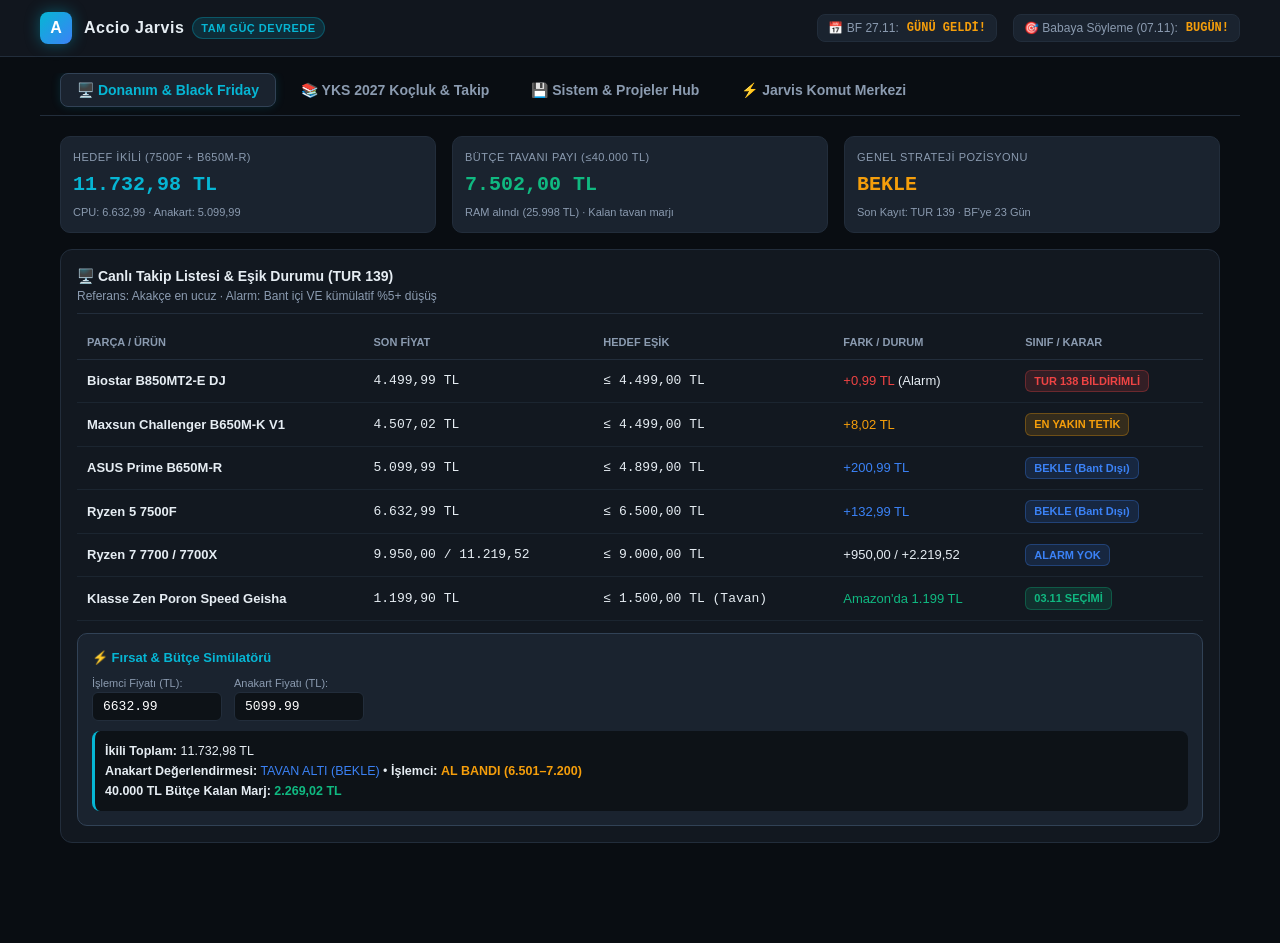
<file: ACCIO-JARVIS-KOKPIT.html>
<!DOCTYPE html>
<html lang="tr">
<head>
<meta charset="utf-8">
<meta name="viewport" content="width=device-width, initial-scale=1.0">
<title>Accio Jarvis — Ana Kokpit & Komuta Merkezi</title>
<style>
  :root {
    --bg: #090d12;
    --card: #121820;
    --card-hover: #17202b;
    --card-inner: #1a232f;
    --border: #222d3b;
    --border-bright: #314256;
    --txt: #e6edf3;
    --dim: #8b9bb0;
    --amber: #f59e0b;
    --amber-dim: rgba(245, 158, 11, 0.15);
    --green: #10b981;
    --green-dim: rgba(16, 185, 129, 0.15);
    --cyan: #06b6d4;
    --cyan-dim: rgba(6, 182, 212, 0.15);
    --red: #ef4444;
    --red-dim: rgba(239, 68, 68, 0.15);
    --blue: #3b82f6;
    --purple: #8b5cf6;
  }
  * { box-sizing: border-box; margin: 0; padding: 0; }
  body {
    background: var(--bg);
    color: var(--txt);
    font-family: -apple-system, BlinkMacSystemFont, "Segoe UI", Roboto, "Helvetica Neue", Arial, sans-serif;
    line-height: 1.5;
    padding-bottom: 80px;
    -webkit-font-smoothing: antialiased;
  }

  /* Header */
  header {
    background: rgba(18, 24, 32, 0.95);
    backdrop-filter: blur(12px);
    border-bottom: 1px solid var(--border);
    position: sticky;
    top: 0;
    z-index: 100;
    padding: 12px 20px;
  }
  .header-inner {
    max-width: 1200px;
    margin: 0 auto;
    display: flex;
    justify-content: space-between;
    align-items: center;
    flex-wrap: wrap;
    gap: 12px;
  }
  .brand {
    display: flex;
    align-items: center;
    gap: 12px;
  }
  .brand-logo {
    width: 32px;
    height: 32px;
    background: linear-gradient(135deg, var(--cyan), var(--blue));
    border-radius: 8px;
    display: flex;
    align-items: center;
    justify-content: center;
    font-weight: 900;
    color: #fff;
    font-size: 16px;
    box-shadow: 0 0 15px rgba(6, 182, 212, 0.4);
  }
  .brand-title {
    font-size: 16px;
    font-weight: 700;
    letter-spacing: 0.5px;
    display: flex;
    align-items: center;
    gap: 8px;
  }
  .badge-jarvis {
    background: var(--cyan-dim);
    color: var(--cyan);
    border: 1px solid rgba(6, 182, 212, 0.3);
    font-size: 11px;
    padding: 2px 8px;
    border-radius: 999px;
    font-weight: 600;
    letter-spacing: 0.5px;
  }

  .countdowns {
    display: flex;
    gap: 16px;
    flex-wrap: wrap;
  }
  .cd-box {
    background: var(--card-inner);
    border: 1px solid var(--border);
    border-radius: 8px;
    padding: 4px 10px;
    display: flex;
    align-items: center;
    gap: 8px;
    font-size: 12px;
  }
  .cd-box .label { color: var(--dim); }
  .cd-box .val {
    font-family: monospace;
    font-weight: 700;
    color: var(--amber);
  }

  /* Nav Tabs */
  nav {
    max-width: 1200px;
    margin: 16px auto 0;
    padding: 0 20px;
    display: flex;
    gap: 8px;
    border-bottom: 1px solid var(--border);
    padding-bottom: 8px;
    overflow-x: auto;
  }
  .tab-btn {
    background: transparent;
    border: 1px solid transparent;
    color: var(--dim);
    font-size: 14px;
    font-weight: 600;
    padding: 8px 16px;
    border-radius: 8px;
    cursor: pointer;
    transition: all 0.2s;
    white-space: nowrap;
    display: flex;
    align-items: center;
    gap: 8px;
  }
  .tab-btn:hover {
    color: var(--txt);
    background: var(--card-inner);
  }
  .tab-btn.active {
    background: var(--card-inner);
    color: var(--cyan);
    border-color: var(--border-bright);
    box-shadow: 0 0 10px rgba(6, 182, 212, 0.15);
  }

  /* Main Container */
  main {
    max-width: 1200px;
    margin: 20px auto;
    padding: 0 20px;
  }
  .tab-content { display: none; }
  .tab-content.active { display: block; animation: fadeIn 0.2s ease-in-out; }
  @keyframes fadeIn { from { opacity: 0; transform: translateY(4px); } to { opacity: 1; transform: translateY(0); } }

  /* Grid & Cards */
  .grid-2 { display: grid; grid-template-columns: repeat(auto-fit, minmax(340px, 1fr)); gap: 16px; margin-bottom: 16px; }
  .grid-3 { display: grid; grid-template-columns: repeat(auto-fit, minmax(260px, 1fr)); gap: 16px; margin-bottom: 16px; }
  .card {
    background: var(--card);
    border: 1px solid var(--border);
    border-radius: 12px;
    padding: 16px;
    position: relative;
  }
  .card-header {
    display: flex;
    justify-content: space-between;
    align-items: center;
    margin-bottom: 12px;
    border-bottom: 1px solid var(--border);
    padding-bottom: 8px;
  }
  .card-title {
    font-size: 14px;
    font-weight: 700;
    color: var(--txt);
    display: flex;
    align-items: center;
    gap: 8px;
  }
  .card-subtitle {
    font-size: 12px;
    color: var(--dim);
  }

  /* Metric Tile */
  .metric-tile {
    background: var(--card-inner);
    border: 1px solid var(--border);
    border-radius: 10px;
    padding: 12px;
    display: flex;
    flex-direction: column;
    gap: 4px;
  }
  .metric-label { font-size: 11px; color: var(--dim); text-transform: uppercase; letter-spacing: 0.5px; }
  .metric-val { font-size: 20px; font-weight: 800; font-family: monospace; color: var(--txt); }
  .metric-sub { font-size: 11px; color: var(--dim); }

  /* Tables */
  .custom-table {
    width: 100%;
    border-collapse: collapse;
    font-size: 13px;
  }
  .custom-table th {
    text-align: left;
    padding: 8px 10px;
    color: var(--dim);
    font-weight: 600;
    border-bottom: 1px solid var(--border);
    font-size: 11px;
    text-transform: uppercase;
  }
  .custom-table td {
    padding: 10px;
    border-bottom: 1px solid rgba(34, 45, 59, 0.6);
    vertical-align: middle;
  }
  .custom-table tr:hover td { background: var(--card-inner); }
  .badge-status {
    padding: 2px 8px;
    border-radius: 6px;
    font-size: 11px;
    font-weight: 600;
    display: inline-block;
  }
  .status-alarm { background: var(--red-dim); color: var(--red); border: 1px solid rgba(239, 68, 68, 0.3); }
  .status-close { background: var(--amber-dim); color: var(--amber); border: 1px solid rgba(245, 158, 11, 0.3); }
  .status-wait { background: rgba(59, 130, 246, 0.15); color: var(--blue); border: 1px solid rgba(59, 130, 246, 0.3); }
  .status-ok { background: var(--green-dim); color: var(--green); border: 1px solid rgba(16, 185, 129, 0.3); }

  /* Interactive Simulator */
  .sim-box {
    background: var(--card-inner);
    border: 1px solid var(--border-bright);
    border-radius: 10px;
    padding: 14px;
    margin-top: 12px;
  }
  .sim-row {
    display: flex;
    gap: 12px;
    align-items: center;
    margin-bottom: 10px;
    flex-wrap: wrap;
  }
  .sim-input {
    background: #0d1217;
    border: 1px solid var(--border);
    border-radius: 6px;
    color: #fff;
    padding: 6px 10px;
    font-size: 13px;
    width: 130px;
    font-family: monospace;
  }
  .sim-input:focus { border-color: var(--cyan); outline: none; }
  .sim-result {
    padding: 10px;
    background: #0d1217;
    border-radius: 8px;
    font-size: 12.5px;
    line-height: 1.6;
    border-left: 3px solid var(--cyan);
  }

  /* YKS Checklist & Pomodoro */
  .checklist {
    display: flex;
    flex-direction: column;
    gap: 8px;
  }
  .check-item {
    background: var(--card-inner);
    border: 1px solid var(--border);
    border-radius: 8px;
    padding: 10px 12px;
    display: flex;
    align-items: center;
    gap: 12px;
    cursor: pointer;
    transition: all 0.2s;
  }
  .check-item:hover { border-color: var(--border-bright); }
  .check-item.done {
    opacity: 0.55;
    background: #11171e;
  }
  .check-item.done .check-title { text-decoration: line-through; color: var(--dim); }
  .check-input {
    width: 18px;
    height: 18px;
    accent-color: var(--green);
    cursor: pointer;
  }
  .check-body { flex: 1; }
  .check-title { font-size: 13.5px; font-weight: 600; color: var(--txt); }
  .check-sub { font-size: 11.5px; color: var(--dim); }
  .check-badge {
    font-size: 11px;
    padding: 2px 7px;
    border-radius: 999px;
    background: #232f3e;
    color: var(--cyan);
    font-family: monospace;
  }

  /* Pomodoro Widget */
  .pomo-wrap {
    display: flex;
    flex-direction: column;
    align-items: center;
    justify-content: center;
    padding: 16px;
    background: var(--card-inner);
    border-radius: 12px;
    border: 1px solid var(--border);
    text-align: center;
  }
  .pomo-clock {
    font-size: 44px;
    font-weight: 800;
    font-family: monospace;
    letter-spacing: 2px;
    color: var(--cyan);
    margin: 8px 0;
  }
  .pomo-btns { display: flex; gap: 8px; margin-top: 8px; }
  .btn {
    background: var(--border);
    color: var(--txt);
    border: 1px solid var(--border-bright);
    padding: 6px 14px;
    border-radius: 6px;
    font-size: 12.5px;
    font-weight: 600;
    cursor: pointer;
    transition: all 0.2s;
  }
  .btn:hover { background: var(--border-bright); color: #fff; }
  .btn-primary { background: var(--cyan); color: #000; border-color: var(--cyan); }
  .btn-primary:hover { background: #0891b2; color: #fff; }
  .btn-danger { background: var(--red); color: #fff; border-color: var(--red); }

  /* Copy Buttons & Command Box */
  .copy-box {
    background: #0a0f14;
    border: 1px solid var(--border);
    border-radius: 8px;
    padding: 10px 12px;
    display: flex;
    justify-content: space-between;
    align-items: center;
    margin-bottom: 8px;
    gap: 12px;
  }
  .copy-text {
    font-family: monospace;
    font-size: 12px;
    color: var(--cyan);
    overflow: hidden;
    text-overflow: ellipsis;
    white-space: nowrap;
    flex: 1;
  }
  .btn-sm {
    padding: 3px 9px;
    font-size: 11px;
    border-radius: 4px;
  }

  /* Progress Bar */
  .pbar-wrap {
    height: 8px;
    background: #1c2631;
    border-radius: 999px;
    overflow: hidden;
    margin: 8px 0;
  }
  .pbar-fill {
    height: 100%;
    background: linear-gradient(90deg, var(--cyan), var(--green));
    width: 0%;
    transition: width 0.3s;
  }

  /* Responsive */
  @media (max-width: 768px) {
    .header-inner { flex-direction: column; align-items: flex-start; }
    .countdowns { width: 100%; justify-content: space-between; }
    .grid-2, .grid-3 { grid-template-columns: 1fr; }
  }
</style>
</head>
<body>

<header>
  <div class="header-inner">
    <div class="brand">
      <div class="brand-logo">A</div>
      <div class="brand-title">
        Accio Jarvis
        <span class="badge-jarvis">TAM GÜÇ DEVREDE</span>
      </div>
    </div>
    <div class="countdowns">
      <div class="cd-box">
        <span class="label">📅 BF 27.11:</span>
        <span class="val" id="bf-timer">Hesaplanıyor...</span>
      </div>
      <div class="cd-box">
        <span class="label">🎯 Babaya Söyleme (07.11):</span>
        <span class="val" id="yks-timer">Hesaplanıyor...</span>
      </div>
    </div>
  </div>
</header>

<nav>
  <button class="tab-btn active" onclick="switchTab('tab-hardware')">🖥️ Donanım & Black Friday</button>
  <button class="tab-btn" onclick="switchTab('tab-yks')">📚 YKS 2027 Koçluk & Takip</button>
  <button class="tab-btn" onclick="switchTab('tab-system')">💾 Sistem & Projeler Hub</button>
  <button class="tab-btn" onclick="switchTab('tab-agent')">⚡ Jarvis Komut Merkezi</button>
</nav>

<main>

  <!-- TAB 1: DONANIM -->
  <section id="tab-hardware" class="tab-content active">
    <div class="grid-3">
      <div class="metric-tile">
        <span class="metric-label">HEDEF İKİLİ (7500F + B650M-R)</span>
        <span class="metric-val" style="color:var(--cyan);">11.732,98 TL</span>
        <span class="metric-sub">CPU: 6.632,99 · Anakart: 5.099,99</span>
      </div>
      <div class="metric-tile">
        <span class="metric-label">BÜTÇE TAVANI PAYI (≤40.000 TL)</span>
        <span class="metric-val" style="color:var(--green);">7.502,00 TL</span>
        <span class="metric-sub">RAM alındı (25.998 TL) · Kalan tavan marjı</span>
      </div>
      <div class="metric-tile">
        <span class="metric-label">GENEL STRATEJİ POZİSYONU</span>
        <span class="metric-val" style="color:var(--amber);">BEKLE</span>
        <span class="metric-sub">Son Kayıt: TUR 139 · BF'ye 23 Gün</span>
      </div>
    </div>

    <div class="card" style="margin-bottom:16px;">
      <div class="card-header">
        <div>
          <div class="card-title">🖥️ Canlı Takip Listesi & Eşik Durumu (TUR 139)</div>
          <div class="card-subtitle">Referans: Akakçe en ucuz · Alarm: Bant içi VE kümülatif %5+ düşüş</div>
        </div>
      </div>
      <div style="overflow-x:auto;">
        <table class="custom-table">
          <thead>
            <tr>
              <th>Parça / Ürün</th>
              <th>Son Fiyat</th>
              <th>Hedef Eşik</th>
              <th>Fark / Durum</th>
              <th>Sınıf / Karar</th>
            </tr>
          </thead>
          <tbody>
            <tr>
              <td><b>Biostar B850MT2-E DJ</b></td>
              <td style="font-family:monospace;">4.499,99 TL</td>
              <td style="font-family:monospace;">≤ 4.499,00 TL</td>
              <td><span style="color:var(--red);">+0,99 TL</span> (Alarm)</td>
              <td><span class="badge-status status-alarm">TUR 138 BİLDİRİMLİ</span></td>
            </tr>
            <tr>
              <td><b>Maxsun Challenger B650M-K V1</b></td>
              <td style="font-family:monospace;">4.507,02 TL</td>
              <td style="font-family:monospace;">≤ 4.499,00 TL</td>
              <td><span style="color:var(--amber);">+8,02 TL</span></td>
              <td><span class="badge-status status-close">EN YAKIN TETİK</span></td>
            </tr>
            <tr>
              <td><b>ASUS Prime B650M-R</b></td>
              <td style="font-family:monospace;">5.099,99 TL</td>
              <td style="font-family:monospace;">≤ 4.899,00 TL</td>
              <td><span style="color:var(--blue);">+200,99 TL</span></td>
              <td><span class="badge-status status-wait">BEKLE (Bant Dışı)</span></td>
            </tr>
            <tr>
              <td><b>Ryzen 5 7500F</b></td>
              <td style="font-family:monospace;">6.632,99 TL</td>
              <td style="font-family:monospace;">≤ 6.500,00 TL</td>
              <td><span style="color:var(--blue);">+132,99 TL</span></td>
              <td><span class="badge-status status-wait">BEKLE (Bant Dışı)</span></td>
            </tr>
            <tr>
              <td><b>Ryzen 7 7700 / 7700X</b></td>
              <td style="font-family:monospace;">9.950,00 / 11.219,52</td>
              <td style="font-family:monospace;">≤ 9.000,00 TL</td>
              <td><span>+950,00 / +2.219,52</span></td>
              <td><span class="badge-status status-wait">ALARM YOK</span></td>
            </tr>
            <tr>
              <td><b>Klasse Zen Poron Speed Geisha</b></td>
              <td style="font-family:monospace;">1.199,90 TL</td>
              <td style="font-family:monospace;">≤ 1.500,00 TL (Tavan)</td>
              <td><span style="color:var(--green);">Amazon'da 1.199 TL</span></td>
              <td><span class="badge-status status-ok">03.11 SEÇİMİ</span></td>
            </tr>
          </tbody>
        </table>
      </div>

      <!-- Simulator -->
      <div class="sim-box">
        <div style="font-weight:700; font-size:13px; margin-bottom:8px; color:var(--cyan);">
          ⚡ Fırsat & Bütçe Simülatörü
        </div>
        <div class="sim-row">
          <div>
            <label style="font-size:11px; color:var(--dim); display:block;">İşlemci Fiyatı (TL):</label>
            <input type="number" id="sim-cpu" class="sim-input" value="6632.99" oninput="runSim()">
          </div>
          <div>
            <label style="font-size:11px; color:var(--dim); display:block;">Anakart Fiyatı (TL):</label>
            <input type="number" id="sim-mobo" class="sim-input" value="5099.99" oninput="runSim()">
          </div>
        </div>
        <div class="sim-result" id="sim-out">Hesaplanıyor...</div>
      </div>
    </div>
  </section>

  <!-- TAB 2: YKS -->
  <section id="tab-yks" class="tab-content">
    <div class="grid-3">
      <div class="metric-tile">
        <span class="metric-label">GÜNLÜK YÜK MODELİ</span>
        <span class="metric-val" style="color:var(--cyan);">320 Dk / Gün</span>
        <span class="metric-sub">6 Blok · Sabit Yük (Artmaz/Azalmaz)</span>
      </div>
      <div class="metric-tile">
        <span class="metric-label">3 HAFTALIK TEST HEDEFİ</span>
        <span class="metric-val" style="color:var(--green);">≥ %90 + ≥ 70 Net</span>
        <span class="metric-sub">07.11 Babaya Söyleme · 27.11 BF Alım</span>
      </div>
      <div class="metric-tile">
        <span class="metric-label">BUGÜNKÜ İLERLEME</span>
        <span class="metric-val" id="yks-progress-val">0 / 6 Blok</span>
        <div class="pbar-wrap"><div class="pbar-fill" id="yks-progress-bar"></div></div>
      </div>
    </div>

    <div class="grid-2">
      <!-- 6 Blok Checklist -->
      <div class="card">
        <div class="card-header">
          <div class="card-title">📚 Günlük 6 Çekirdek Blok (320 Dk)</div>
          <button class="btn btn-sm" onclick="resetYksBlocks()">Sıfırla</button>
        </div>
        <div class="checklist" id="yks-block-list">
          <div class="check-item" onclick="toggleTask('b1')">
            <input type="checkbox" class="check-input" id="cb-b1" onclick="event.stopPropagation(); toggleTask('b1')">
            <div class="check-body">
              <div class="check-title">Blok 1: AYT Matematik (90 dk)</div>
              <div class="check-sub">345 AYT Mat + Mert Hoca · Polinom (Bölme/Kalan)</div>
            </div>
            <span class="check-badge">90'</span>
          </div>

          <div class="check-item" onclick="toggleTask('b2')">
            <input type="checkbox" class="check-input" id="cb-b2" onclick="event.stopPropagation(); toggleTask('b2')">
            <div class="check-body">
              <div class="check-title">Blok 2: TYT Paragraf (40 dk)</div>
              <div class="check-sub">3D Paragraf · 25 Soru süreli (bölünmez)</div>
            </div>
            <span class="check-badge">40'</span>
          </div>

          <div class="check-item" onclick="toggleTask('b3')">
            <input type="checkbox" class="check-input" id="cb-b3" onclick="event.stopPropagation(); toggleTask('b3')">
            <div class="check-body">
              <div class="check-title">Blok 3: TYT Matematik (40 dk)</div>
              <div class="check-sub">Miray TYT Mat + Orijinal Problem Fasikülü</div>
            </div>
            <span class="check-badge">40'</span>
          </div>

          <div class="check-item" onclick="toggleTask('b4')">
            <input type="checkbox" class="check-input" id="cb-b4" onclick="event.stopPropagation(); toggleTask('b4')">
            <div class="check-body">
              <div class="check-title">Blok 4: Fen Bloğu (80 dk)</div>
              <div class="check-sub">Apotemi TYT Fen / Aydın Kimya / Biotik Biyo</div>
            </div>
            <span class="check-badge">80'</span>
          </div>

          <div class="check-item" onclick="toggleTask('b5')">
            <input type="checkbox" class="check-input" id="cb-b5" onclick="event.stopPropagation(); toggleTask('b5')">
            <div class="check-body">
              <div class="check-title">Blok 5: Geometri / Dil Bilgisi (40 dk)</div>
              <div class="check-sub">EİS DAF Geometri (4 föy/hf) / Apotemi Dil Sprint</div>
            </div>
            <span class="check-badge">40'</span>
          </div>

          <div class="check-item" onclick="toggleTask('b6')">
            <input type="checkbox" class="check-input" id="cb-b6" onclick="event.stopPropagation(); toggleTask('b6')">
            <div class="check-body">
              <div class="check-title">Blok 6: AYT Fizik (30 dk Tavan)</div>
              <div class="check-sub">Paraf AYT Fizik · Ünite 1 Vektörler (s.9-18 + s.87)</div>
            </div>
            <span class="check-badge">30'</span>
          </div>
        </div>
      </div>

      <!-- Pomodoro & Dokunulmaz Rutin -->
      <div class="card">
        <div class="card-header">
          <div class="card-title">⏱️ 40/10 Pomodoro & Rutinler</div>
        </div>
        <div class="pomo-wrap">
          <div style="font-size:12px; color:var(--dim); text-transform:uppercase;">Çalışma Zamanlayıcısı</div>
          <div class="pomo-clock" id="pomo-display">40:00</div>
          <div class="pomo-btns">
            <button class="btn btn-primary" id="pomo-toggle" onclick="togglePomo()">Başlat</button>
            <button class="btn" onclick="setPomo(40)">40 Dk (Blok)</button>
            <button class="btn" onclick="setPomo(10)">10 Dk (Mola)</button>
            <button class="btn btn-danger" onclick="resetPomo()">Sıfırla</button>
          </div>
        </div>

        <div style="margin-top:16px;">
          <div style="font-size:12px; font-weight:700; color:var(--dim); margin-bottom:8px;">GÜNLÜK 7 RUTİN (Yüzdeye Sayılmaz):</div>
          <div style="font-size:12px; color:var(--dim); line-height:1.8;">
            • 09:15–09:45 Kahvaltı &bull; 15:20–16:00 Yürüyüş<br>
            • <b style="color:var(--amber);">16:00–17:30 Oyun Saati (Dokunulmaz)</b><br>
            • 19:00–19:40 Akşam Yemeği &bull; 15 dk Almanca &bull; 10 dk İngilizce<br>
            • 20 dk Python (Cuma/Pazar)
          </div>
        </div>
      </div>
    </div>
  </section>

  <!-- TAB 3: SİSTEM & PROJELER -->
  <section id="tab-system" class="tab-content">
    <div class="grid-2">
      <div class="card">
        <div class="card-header">
          <div class="card-title">💾 Disk & GTA IV Kurtarma Protokolü</div>
          <span class="badge-status status-alarm">SİLİNMEMELİ</span>
        </div>
        <p style="font-size:13px; color:var(--dim); margin-bottom:12px;">
          <b style="color:#fff;">GTA IV (22,27 GB) Yarım İndirme:</b> <code>steamapps\downloading\12210</code> klasöründe duruyor.
          Steam üzerinden <i>"İndirmeyi Sürdür"</i> ile tam kuruluma çevrilmelidir. Kurulum sonrası zorunlu parametreler:
        </p>
        <div class="copy-box">
          <span class="copy-text">-nomemrestrict -norestrictions -availablevidmem 4096 -noprecache -novblank -percentvidmem 100</span>
          <button class="btn btn-sm" onclick="copyText('-nomemrestrict -norestrictions -availablevidmem 4096 -noprecache -novblank -percentvidmem 100')">Kopyala</button>
        </div>
        <p style="font-size:11.5px; color:var(--dim); margin-top:8px;">
          Not: <code>commandline.txt</code> olarak GTA IV ana dizinine kaydedilir.
        </p>
      </div>

      <div class="card">
        <div class="card-header">
          <div class="card-title">🎮 Don't Starve Together — WX-78 Build</div>
        </div>
        <p style="font-size:13px; color:var(--dim); margin-bottom:10px;">
          300 Günlük ko-op hedefi (3 kişi: WX-78 + Wendy/Wilson). Kış penceresi ~Gün 20.
        </p>
        <div style="background:var(--card-inner); padding:10px; border-radius:8px; font-size:12.5px; line-height:1.7;">
          • <b>Alpha Build (6/6):</b> Hardy × 2 + Gastrogain + Super-Processing<br>
          • <b>Beta:</b> Optoelectronic + Super-Acceleration<br>
          • <b>Gamma:</b> Blocking + Chessmaster<br>
          • <i>Refrigerant ve Rangebooster bilinçli olarak elendi.</i>
        </div>
      </div>
    </div>

    <div class="card">
      <div class="card-header">
        <div class="card-title">📹 Faceless YouTube — "Weak Hardware, Measured"</div>
      </div>
      <p style="font-size:13px; color:var(--dim); margin-bottom:8px;">
        <b>Kural:</b> YKS çekirdek blokları bitmeden ve 21:00'den önce başlanmaz. Pencere: <b>21:00–22:30 sert bitiş</b>, günde max 60 dk.
      </p>
      <div style="font-size:12.5px; color:var(--dim); line-height:1.6;">
        • <b>Video 1:</b> Laptop LoL 20 → 80 FPS (veri alındı, ~11 saat emek, 30 dk/gün ile ~22 gün).<br>
        • <b>Video 2:</b> RX 6600 undervolt ve stabilite analizi.<br>
        • <b>İçerik Dağılımı:</b> %65 zayıf donanım performansı · %25 AI · %10 stunt.
      </div>
    </div>
  </section>

  <!-- TAB 4: JARVIS KOMUT MERKEZİ -->
  <section id="tab-agent" class="tab-content">
    <div class="card" style="margin-bottom:16px;">
      <div class="card-header">
        <div class="card-title">⚡ Tek Tıkla Hazır Jarvis İstekleri</div>
        <div class="card-subtitle">Sohbete yapıştırmak için tek tıkla kopyala</div>
      </div>
      
      <div class="copy-box">
        <span class="copy-text">Donanım fırsat taramasını (TUR 140) çalıştır, FIYAT-GECMISI.md'ye ekle ve özet ver.</span>
        <button class="btn btn-sm" onclick="copyText('Donanım fırsat taramasını (TUR 140) çalıştır, FIYAT-GECMISI.md\'ye ekle ve özet ver.')">Kopyala</button>
      </div>

      <div class="copy-box">
        <span class="copy-text">YKS 2027 günlük 320 dk blok takibimi güncelle: tamamlanan blokları kaydet.</span>
        <button class="btn btn-sm" onclick="copyText('YKS 2027 günlük 320 dk blok takibimi güncelle: tamamlanan blokları kaydet.')">Kopyala</button>
      </div>

      <div class="copy-box">
        <span class="copy-text">07.11 Babaya söyleme günü için 3 haftalık test baseline raporunu ve 17.000 TL donanım savunmasını hazırla.</span>
        <button class="btn btn-sm" onclick="copyText('07.11 Babaya söyleme günü için 3 haftalık test baseline raporunu ve 17.000 TL donanım savunmasını hazırla.')">Kopyala</button>
      </div>

      <div class="copy-box">
        <span class="copy-text">Aktif çalışma alanlarındaki FIYAT-GECMISI.md ve FIRSAT-TETIKLERI.md durumunu kontrol et.</span>
        <button class="btn btn-sm" onclick="copyText('Aktif çalışma alanlarındaki FIYAT-GECMISI.md ve FIRSAT-TETIKLERI.md durumunu kontrol et.')">Kopyala</button>
      </div>
    </div>

    <div class="card">
      <div class="card-header">
        <div class="card-title">📁 Önemli Çalışma Alanı Kısayolları</div>
      </div>
      <div style="font-size:12.5px; line-height:2;">
        <div><b>Canlı Donanım Alanı:</b> <code>C:\Users\negr1\AccioWork\2026-10-31-13-00-32-810-40f9cfb6</code></div>
        <div><b>YKS Plan ve Takip Alanı:</b> <code>C:\Users\negr1\AccioWork\2026-11-01-11-40-57-549-259ac274</code></div>
        <div><b>Devir Paketi:</b> <code>C:\Users\negr1\AccioWork\2026-11-03-15-57-18-083-2fad59ab\devir-paketi</code></div>
      </div>
    </div>
  </section>

</main>

<script>
  // Tab Switching
  function switchTab(tabId) {
    document.querySelectorAll('.tab-btn').forEach(b => b.classList.remove('active'));
    document.querySelectorAll('.tab-content').forEach(c => c.classList.remove('active'));
    event.currentTarget.classList.add('active');
    document.getElementById(tabId).classList.add('active');
  }

  // Countdowns
  function updateCountdowns() {
    const now = new Date();
    
    // Black Friday: 2026-11-27 00:00:00
    const bfDate = new Date('2026-11-27T00:00:00');
    const diffBf = bfDate - now;
    if (diffBf > 0) {
      const days = Math.floor(diffBf / (1000 * 60 * 60 * 24));
      const hours = Math.floor((diffBf / (1000 * 60 * 60)) % 24);
      document.getElementById('bf-timer').innerText = `${days}g ${hours}s kaldı`;
    } else {
      document.getElementById('bf-timer').innerText = "GÜNÜ GELDİ!";
    }

    // YKS Babaya Söyleme: 2026-11-07 00:00:00
    const yksDate = new Date('2026-11-07T00:00:00');
    const diffYks = yksDate - now;
    if (diffYks > 0) {
      const days = Math.floor(diffYks / (1000 * 60 * 60 * 24));
      const hours = Math.floor((diffYks / (1000 * 60 * 60)) % 24);
      document.getElementById('yks-timer').innerText = `${days}g ${hours}s kaldı`;
    } else {
      document.getElementById('yks-timer').innerText = "BUGÜN!";
    }
  }
  setInterval(updateCountdowns, 1000);
  updateCountdowns();

  // Price Simulator
  function runSim() {
    const cpu = parseFloat(document.getElementById('sim-cpu').value) || 0;
    const mobo = parseFloat(document.getElementById('sim-mobo').value) || 0;
    const ram = 25998.00;
    const maxBudget = 40000.00;
    
    const combo = cpu + mobo;
    const totalSpent = ram + combo;
    const budgetRemaining = maxBudget - totalSpent;

    let moboStatus = "BEKLE";
    if (mobo <= 4499.00) moboStatus = "<b style='color:var(--green);'>KESİN AL (≤4.499)</b>";
    else if (mobo <= 4899.00) moboStatus = "<b style='color:var(--amber);'>AL BANDI (4.500–4.899)</b>";
    else if (mobo <= 7000.00) moboStatus = "<span style='color:var(--blue);'>TAVAN ALTI (BEKLE)</span>";
    else moboStatus = "<span style='color:var(--red);'>TAVAN AŞIMI</span>";

    let cpuStatus = "BEKLE";
    if (cpu <= 6500.00) cpuStatus = "<b style='color:var(--green);'>KESİN AL (≤6.500)</b>";
    else if (cpu <= 7200.00) cpuStatus = "<b style='color:var(--amber);'>AL BANDI (6.501–7.200)</b>";
    else cpuStatus = "<span style='color:var(--blue);'>BEKLE (>7.200)</span>";

    document.getElementById('sim-out').innerHTML = `
      <b>İkili Toplam:</b> ${combo.toLocaleString('tr-TR', {minimumFractionDigits:2})} TL<br>
      <b>Anakart Değerlendirmesi:</b> ${moboStatus} &bull; <b>İşlemci:</b> ${cpuStatus}<br>
      <b>40.000 TL Bütçe Kalan Marj:</b> <span style="color:${budgetRemaining >= 0 ? 'var(--green)' : 'var(--red)'}; font-weight:700;">${budgetRemaining.toLocaleString('tr-TR', {minimumFractionDigits:2})} TL</span>
    `;
  }
  runSim();

  // YKS Checklist LocalStorage
  const blocks = ['b1', 'b2', 'b3', 'b4', 'b5', 'b6'];
  function loadYksState() {
    let completed = 0;
    blocks.forEach(b => {
      const isDone = localStorage.getItem('yks_' + b) === '1';
      const cb = document.getElementById('cb-' + b);
      if (cb) {
        cb.checked = isDone;
        const item = cb.closest('.check-item');
        if (isDone) {
          item.classList.add('done');
          completed++;
        } else {
          item.classList.remove('done');
        }
      }
    });
    const pct = Math.round((completed / blocks.length) * 100);
    document.getElementById('yks-progress-val').innerText = `${completed} / 6 Blok (%${pct})`;
    document.getElementById('yks-progress-bar').style.width = `${pct}%`;
  }
  function toggleTask(id) {
    const cb = document.getElementById('cb-' + id);
    cb.checked = !cb.checked;
    localStorage.setItem('yks_' + id, cb.checked ? '1' : '0');
    loadYksState();
  }
  function resetYksBlocks() {
    if (confirm("Günün bloklarını sıfırlamak istiyor musunuz?")) {
      blocks.forEach(b => localStorage.removeItem('yks_' + b));
      loadYksState();
    }
  }
  loadYksState();

  // Pomodoro
  let pomoSecs = 40 * 60;
  let pomoTimer = null;
  function updatePomoDisplay() {
    const m = Math.floor(pomoSecs / 60).toString().padStart(2, '0');
    const s = (pomoSecs % 60).toString().padStart(2, '0');
    document.getElementById('pomo-display').innerText = `${m}:${s}`;
  }
  function togglePomo() {
    const btn = document.getElementById('pomo-toggle');
    if (pomoTimer) {
      clearInterval(pomoTimer);
      pomoTimer = null;
      btn.innerText = "Devam Et";
    } else {
      btn.innerText = "Durdur";
      pomoTimer = setInterval(() => {
        if (pomoSecs > 0) {
          pomoSecs--;
          updatePomoDisplay();
        } else {
          clearInterval(pomoTimer);
          pomoTimer = null;
          btn.innerText = "Bitti!";
          alert("Pomodoro Tamamlandı!");
        }
      }, 1000);
    }
  }
  function setPomo(mins) {
    if (pomoTimer) clearInterval(pomoTimer);
    pomoTimer = null;
    document.getElementById('pomo-toggle').innerText = "Başlat";
    pomoSecs = mins * 60;
    updatePomoDisplay();
  }
  function resetPomo() {
    setPomo(40);
  }

  // Copy helper
  function copyText(txt) {
    navigator.clipboard.writeText(txt).then(() => {
      alert("Panoya kopyalandı:\n" + txt);
    });
  }
</script>

</body>
</html>
</file>
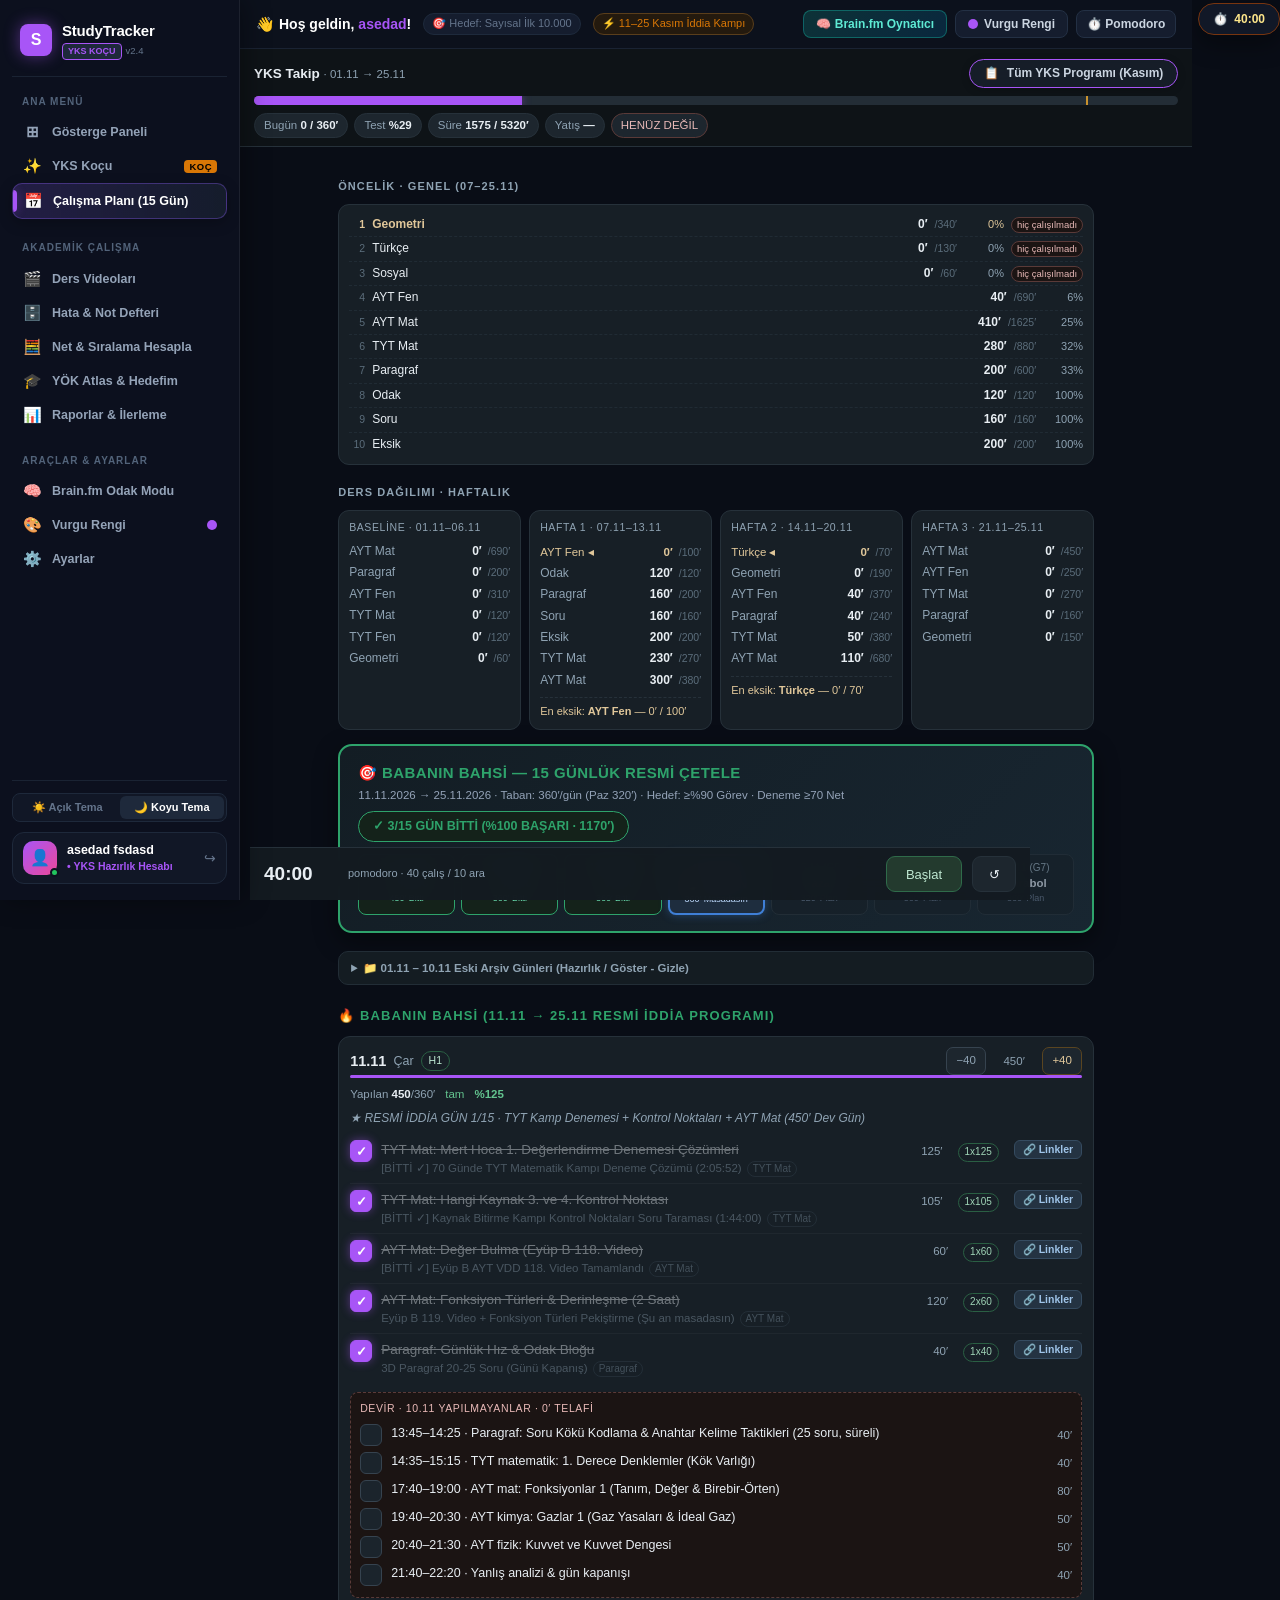
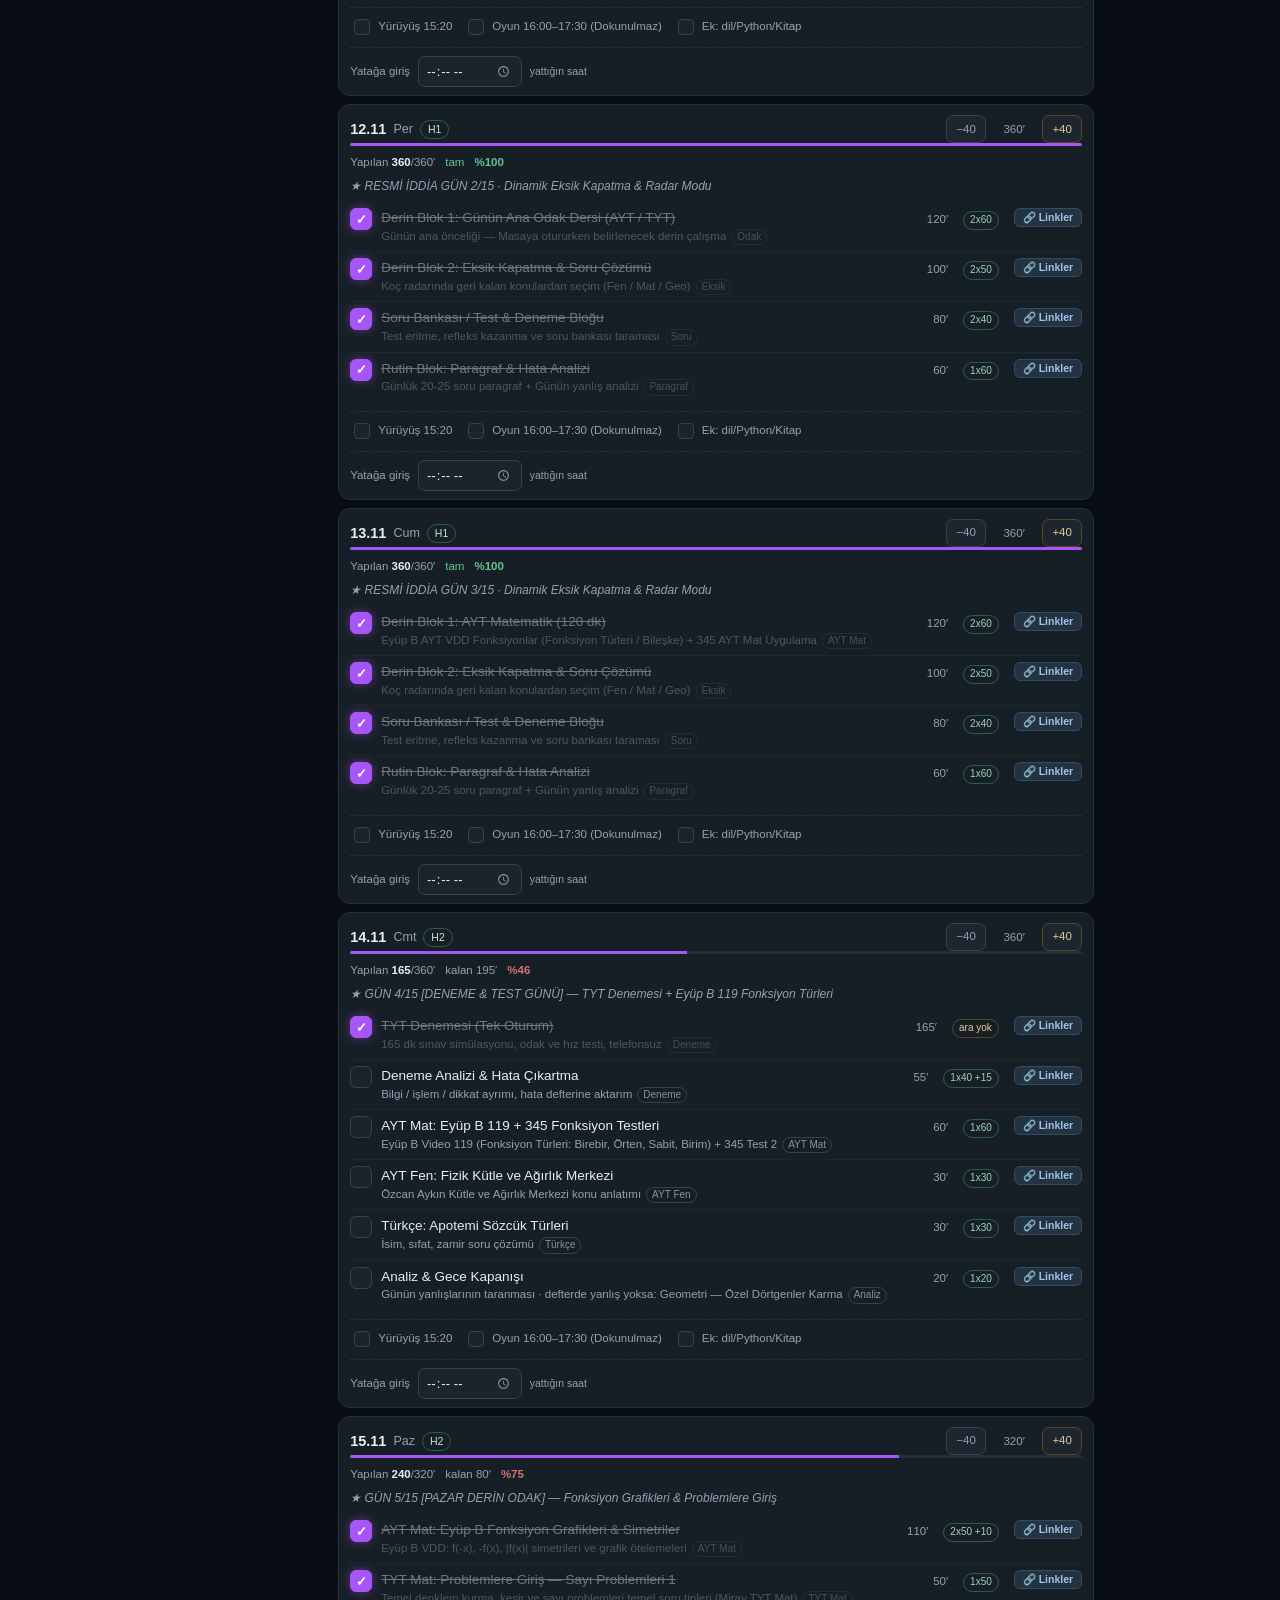
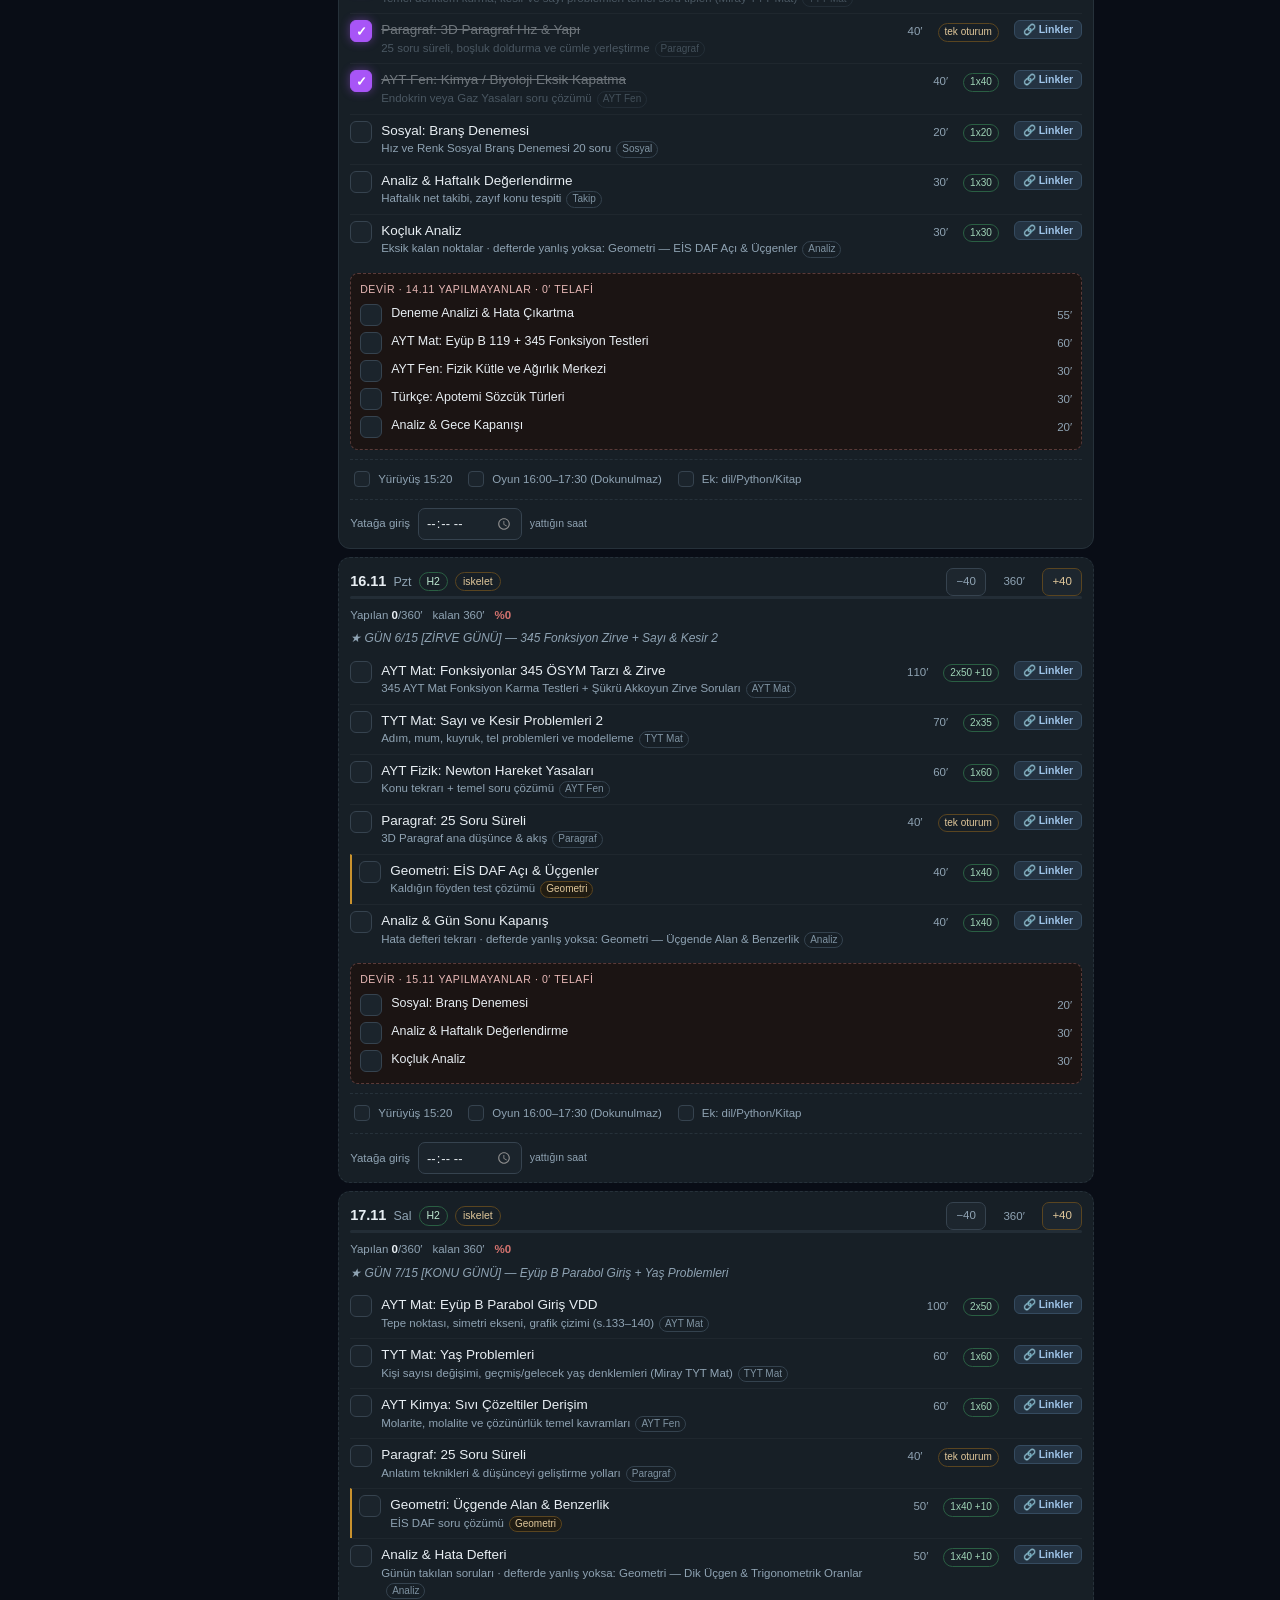
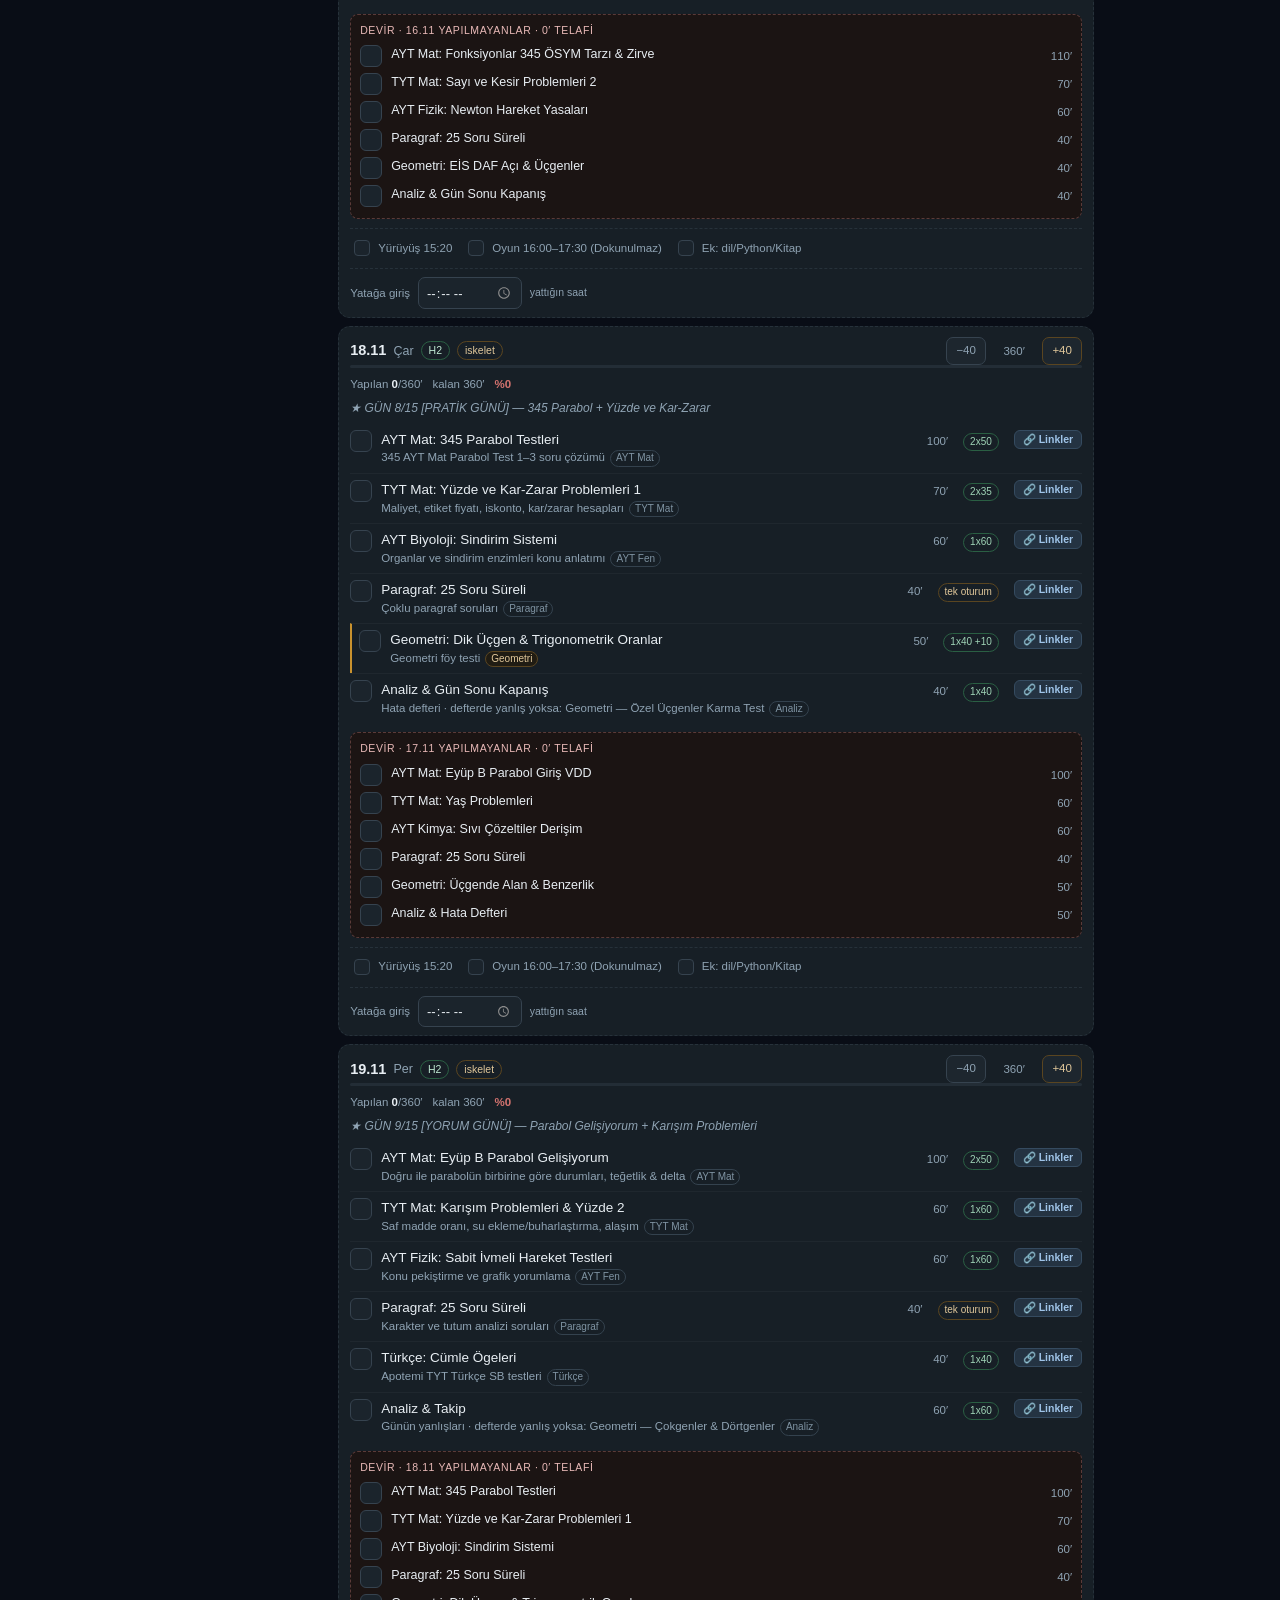
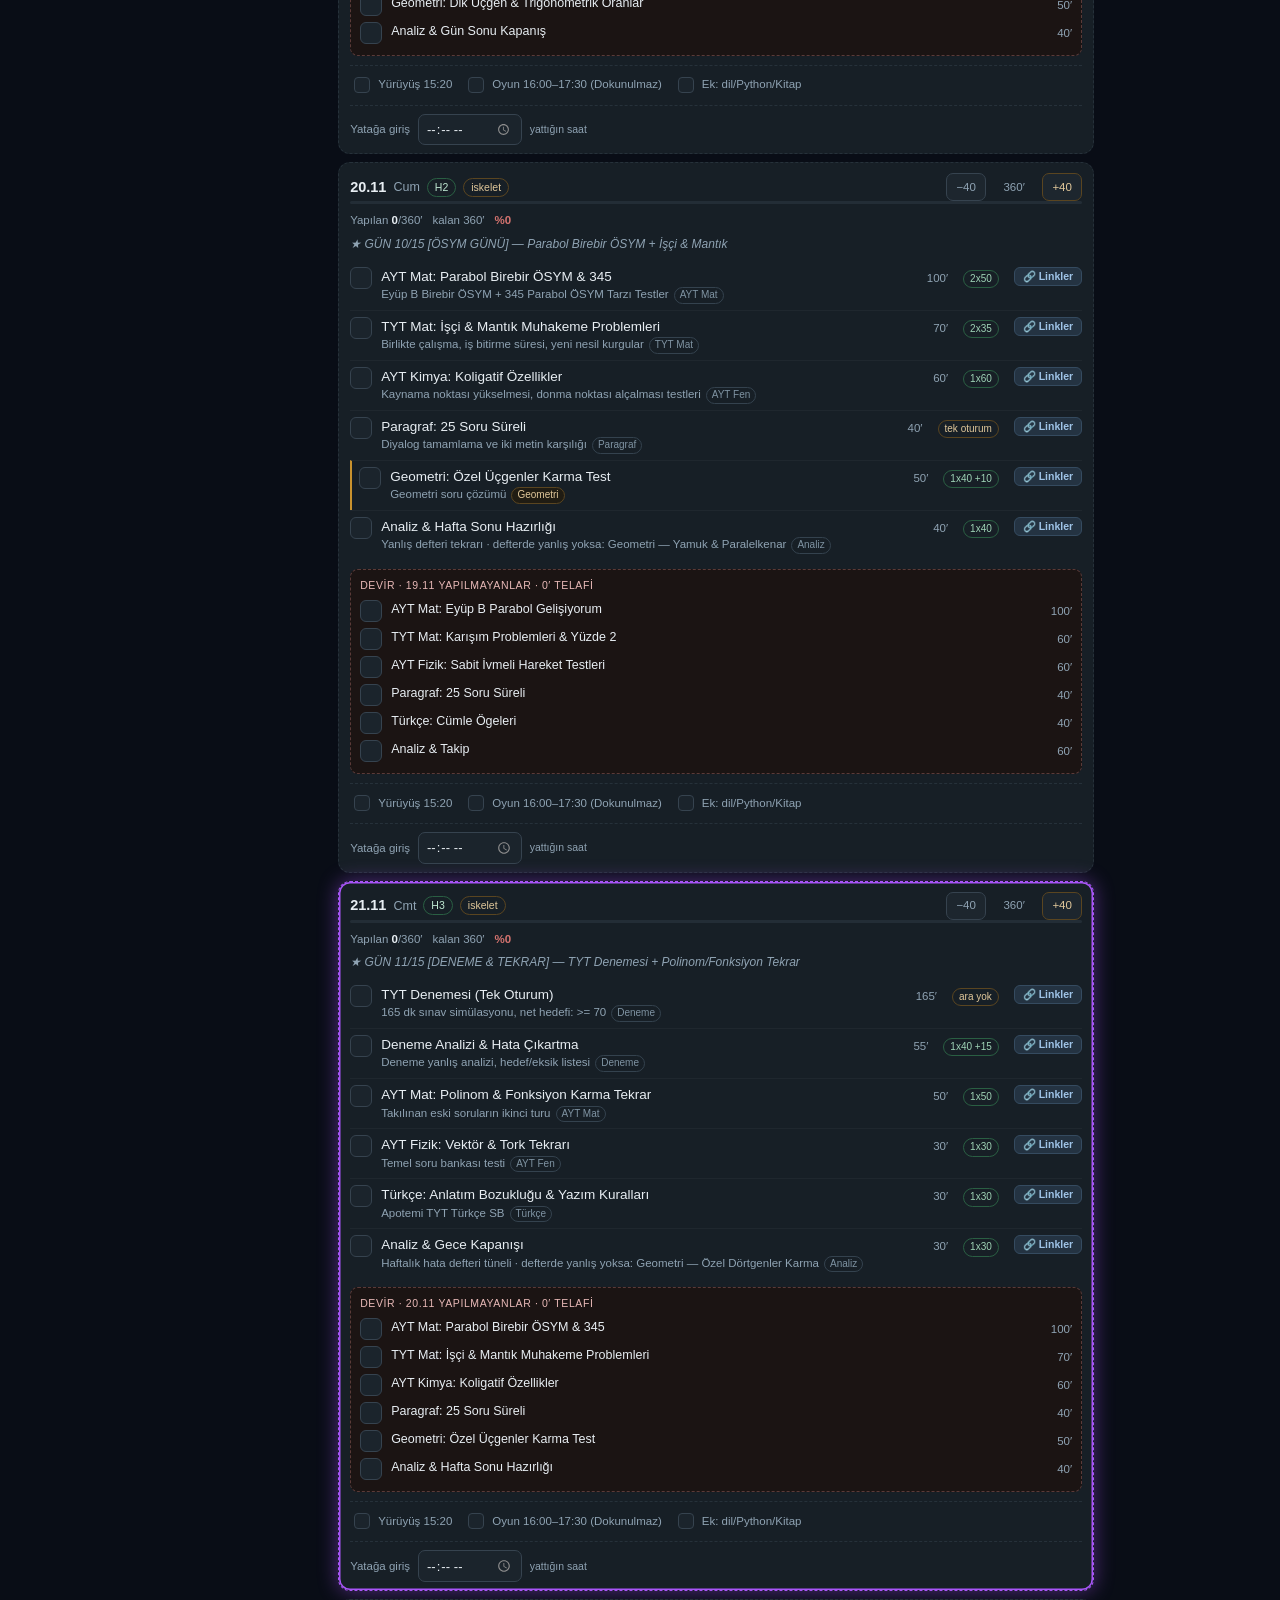
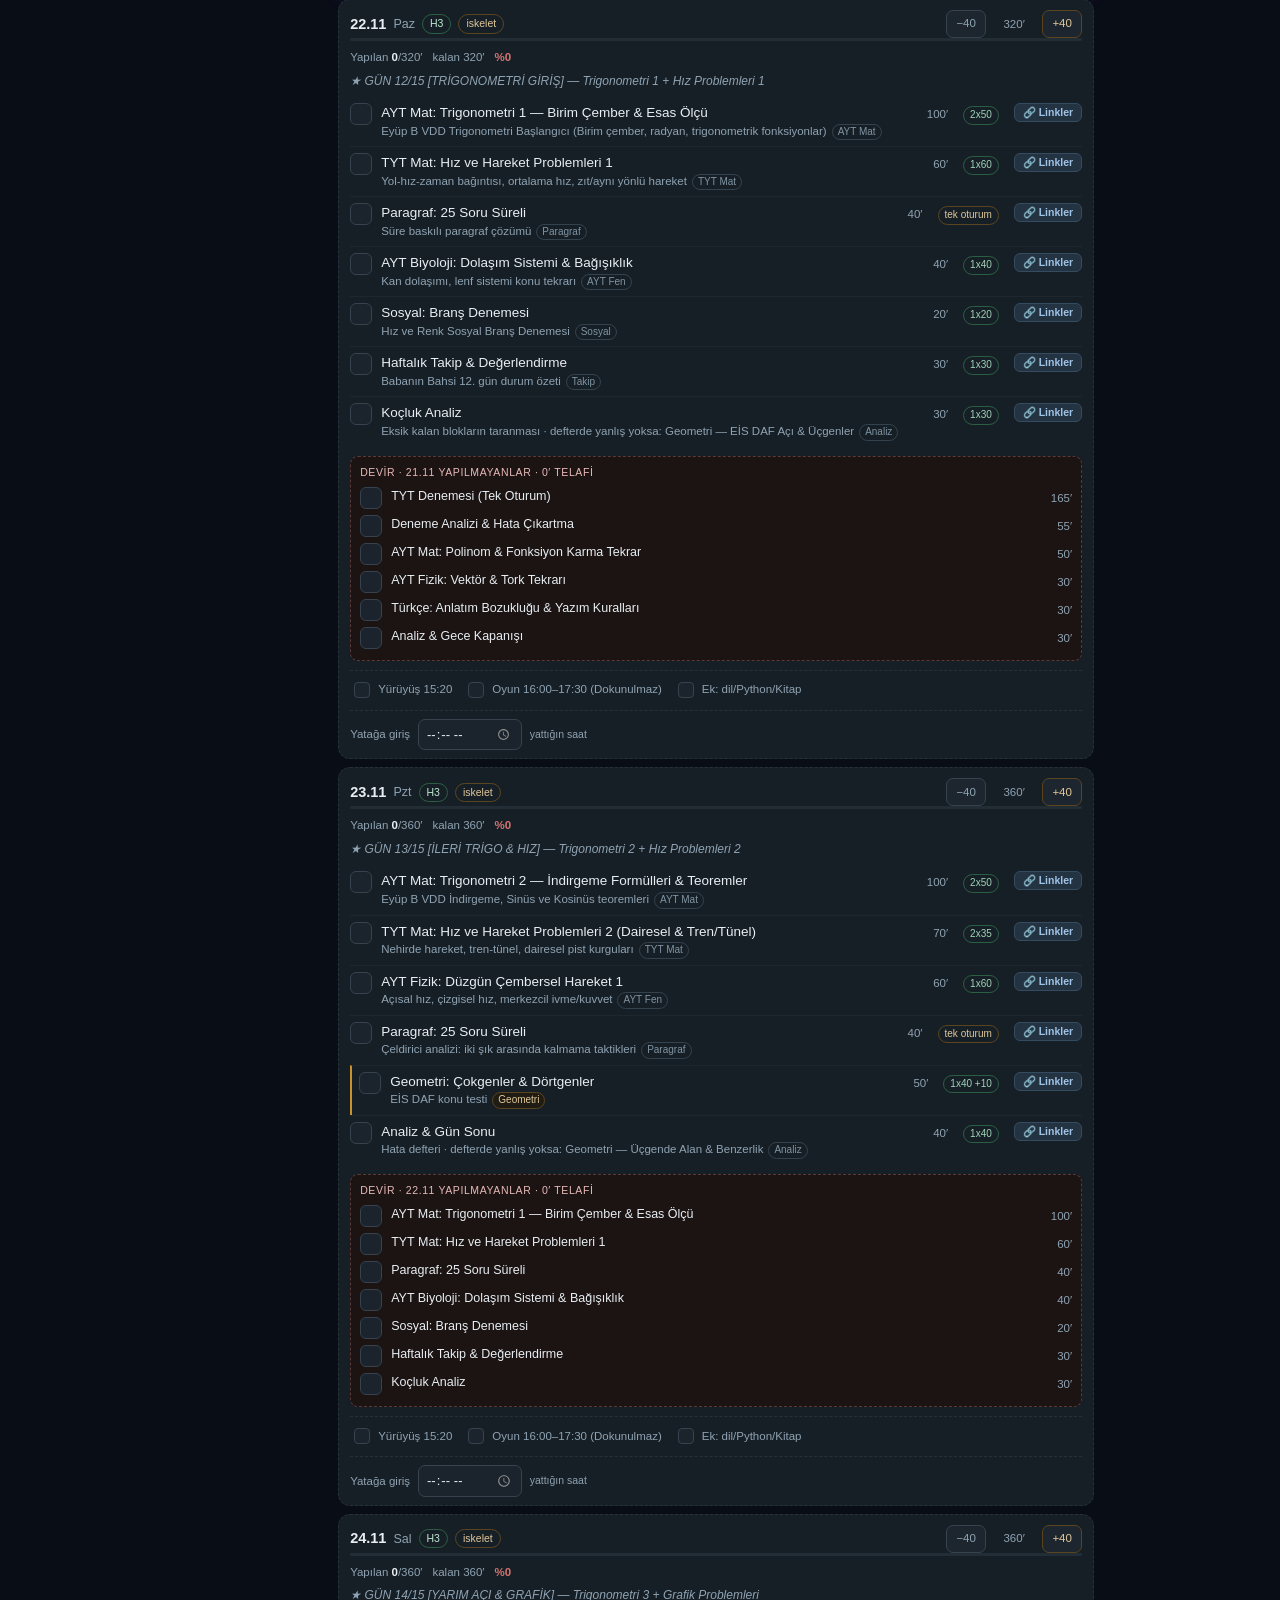
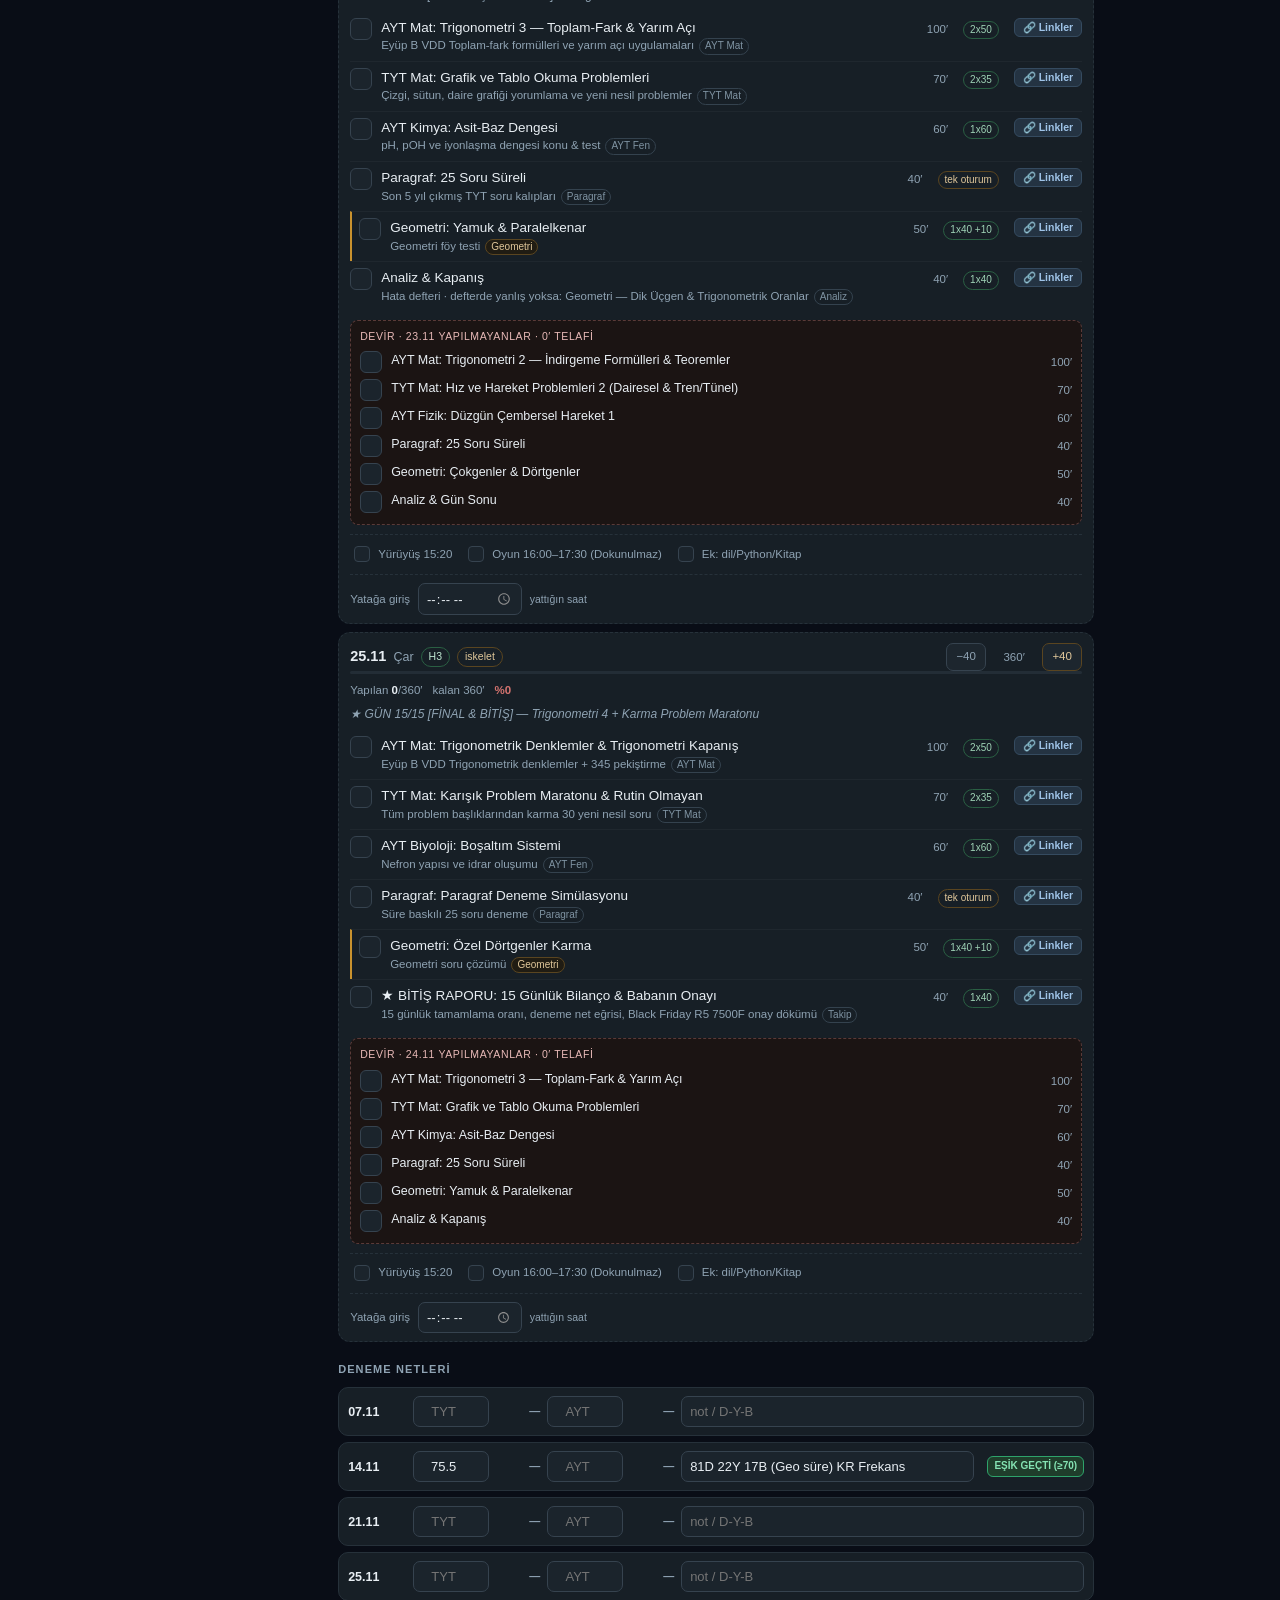
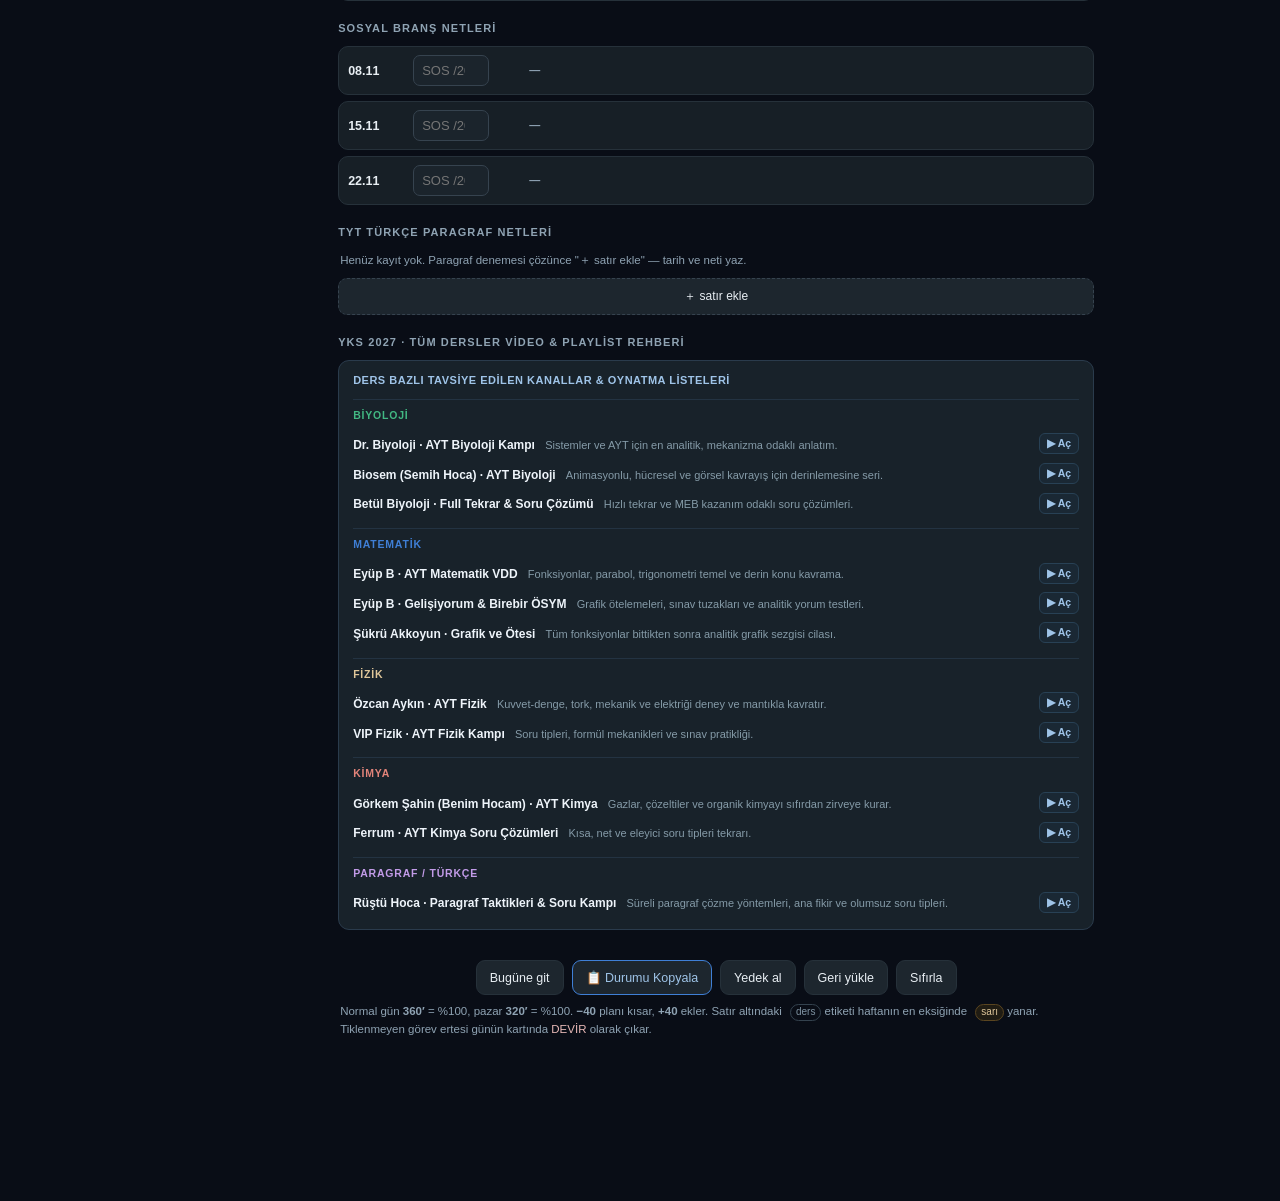
<file: yks-test-takip.html>
<!doctype html>
<html lang="tr">
<head>
<meta charset="utf-8">
<meta name="viewport" content="width=device-width, initial-scale=1, viewport-fit=cover">
<meta name="theme-color" content="#0f1418">
<title>YKS Takip — 01.11 → 25.11</title>
<style>
  :root{
    --bg:#0f1418; --card:#171f26; --card2:#1b242c; --line:#26313a; --txt:#e8eef3;
    --dim:#8fa3b3; --green:#2ea36b; --amber:#c9922e; --red:#c0504d; --blue:#3f7fd6;
  }
  *{box-sizing:border-box}
  body{margin:0;background:var(--bg);color:var(--txt);
    font:15px/1.45 -apple-system,BlinkMacSystemFont,"Segoe UI",Roboto,Arial,sans-serif;
    padding-bottom:150px;-webkit-text-size-adjust:100%}
  header{position:sticky;top:0;z-index:20;background:rgba(15,20,24,.97);
    backdrop-filter:blur(10px);border-bottom:1px solid var(--line);padding:10px 14px 8px}
  .hrow{display:flex;align-items:center;gap:8px;margin-bottom:8px}
  h1{font-size:13.5px;margin:0;font-weight:600;flex:1}
  h1 span{color:var(--dim);font-weight:400;font-size:11.5px}
  .tabs{display:flex;gap:4px;background:#1b242c;border:1px solid var(--line);border-radius:9px;padding:2px}
  .tabs button{background:none;border:0;color:var(--dim);font-size:12px;padding:5px 11px;border-radius:7px;cursor:pointer}
  .tabs button.on{background:#2b3947;color:var(--txt)}
  .bar{height:9px;background:#232d36;border-radius:6px;overflow:hidden;margin-bottom:8px;position:relative}
  .bar i{display:block;height:100%;width:0;background:var(--green);transition:width .25s}
  .bar u{position:absolute;top:-3px;bottom:-3px;left:90%;width:2px;background:var(--amber)}
  .chips{display:flex;gap:6px;flex-wrap:wrap;font-size:11.5px;color:var(--dim)}
  .chip{background:#1d262e;border:1px solid var(--line);border-radius:999px;padding:3px 9px}
  .chip b{color:var(--txt);font-weight:600}
  .chip.ok{border-color:var(--green);color:#bfe8d2}
  .chip.bad{border-color:#5a3a38;color:#e8b9b7}
  main{padding:12px 12px 0;max-width:780px;margin:0 auto}
  h2{font-size:11px;text-transform:uppercase;letter-spacing:1.1px;color:var(--dim);
    margin:20px 0 9px;font-weight:600;display:flex;align-items:center;gap:8px}
  h2 a{color:var(--blue);font-size:10.5px;text-transform:none;letter-spacing:0;font-weight:500;cursor:pointer}
  .wks{display:grid;grid-template-columns:repeat(auto-fit,minmax(168px,1fr));gap:8px;margin-bottom:14px}
  .wk{background:var(--card);border:1px solid var(--line);border-radius:11px;padding:9px 10px}
  .wk-h{font-size:10.5px;color:var(--dim);text-transform:uppercase;letter-spacing:.6px;margin-bottom:6px}
  .wk-row{display:flex;align-items:baseline;gap:6px;font-size:12px;color:var(--dim);padding:2px 0}
  .wk-row span{flex:1}
  .wk-row b{color:var(--txt);font-variant-numeric:tabular-nums}
  .wk-row i{font-style:normal;font-size:10.5px;color:#5b6d7b;font-variant-numeric:tabular-nums}
  .wk-row.min{color:#e0c79a}
  .wk-row.min b{color:#e0c79a}
  .wk-min{margin-top:6px;padding-top:6px;border-top:1px dashed #26313a;font-size:11px;color:#e0c79a}
  .rank{background:var(--card);border:1px solid var(--line);border-radius:11px;padding:8px 10px;margin-bottom:14px}
  .rrow{display:flex;align-items:baseline;gap:7px;font-size:12px;color:var(--dim);padding:3px 0}
  .rrow+.rrow{border-top:1px dashed #202b34}
  .rrow .rn{width:16px;text-align:right;font-size:10.5px;color:#5b6d7b;font-variant-numeric:tabular-nums}
  .rrow .rk{flex:1;color:var(--txt)}
  .rrow b{color:var(--txt);font-variant-numeric:tabular-nums}
  .rrow i{font-style:normal;font-size:10.5px;color:#5b6d7b;font-variant-numeric:tabular-nums}
  .rrow .rp{width:40px;text-align:right;font-size:11px;font-variant-numeric:tabular-nums}
  .rrow .rz{font-size:9.5px;padding:0 5px;border-radius:999px;border:1px solid #5a3a38;color:#e8b9b7;background:#1b1413}
  .rrow.first .rk{color:#e0c79a;font-weight:600}
  .rrow.first .rp{color:#e0c79a}
  .rrow.first .rn{color:#e0c79a;font-weight:700}
  .day{background:var(--card);border:1px solid var(--line);border-radius:12px;
    padding:10px 11px 8px;margin-bottom:8px}
  .day.today{border-color:var(--blue);box-shadow:inset 0 0 0 1px var(--blue)}
  .day.reveal{border-color:var(--amber);background:#201c13}
  .day.skel{border-style:dashed}
  .dbar{height:3px;background:#232d36;border-radius:3px;overflow:hidden;margin:0 0 8px}
  .dbar i{display:block;height:100%;background:var(--green);transition:width .2s}
  .top{display:flex;align-items:center;gap:7px;flex-wrap:wrap}
  .date{font-weight:700;font-size:14.5px;font-variant-numeric:tabular-nums}
  .wd{color:var(--dim);font-size:12.5px}
  .badge{font-size:10.5px;padding:1px 7px;border-radius:999px;border:1px solid var(--line);color:var(--dim)}
  .badge.test{color:#bfe8d2;border-color:#2a5f43}
  .badge.skel{color:#e0c79a;border-color:#5a4520}
  .adj{margin-left:auto;display:flex;align-items:center;gap:5px}
  .adj button{background:#1d262e;border:1px solid #36434f;color:var(--dim);border-radius:7px;
    width:40px;height:28px;font-size:11.5px;cursor:pointer;padding:0;line-height:1;font-variant-numeric:tabular-nums}
  .adj button:hover{border-color:#4f6170;color:var(--txt)}
  .adj button.plus{color:#e0c79a;border-color:#5a4520}
  .adj .plan{font-size:11.5px;color:var(--dim);min-width:46px;text-align:center;font-variant-numeric:tabular-nums}
  .meta{display:flex;gap:10px;flex-wrap:wrap;font-size:11.5px;color:var(--dim);
    margin:5px 0 7px;font-variant-numeric:tabular-nums}
  .meta b{color:var(--txt)}
  .meta .pc{font-weight:700}
  .meta .pc.g{color:#63c48f} .meta .pc.y{color:#e0b155} .meta .pc.r{color:#d4736f}
  .note{font-size:12px;color:var(--dim);margin:0 0 7px;font-style:italic}
  .task{display:flex;gap:9px;align-items:flex-start;padding:6px 0;border-top:1px solid #1f272e;cursor:pointer}
  .task:first-of-type{border-top:0}
  .task.weak{border-left:2px solid var(--amber);padding-left:7px}
  .task.coach{background:#141d18;border-top:1px dashed #2a5f43;border-radius:6px;padding-left:7px;padding-right:7px}
  .task input{appearance:none;-webkit-appearance:none;flex:0 0 22px;width:22px;height:22px;
    margin:0;border:1.5px solid #36434f;border-radius:6px;background:var(--card2);
    cursor:pointer;position:relative}
  .task.coach input{border-color:#2a5f43;background:#141d18}
  .task input:checked{background:var(--green);border-color:var(--green)}
  .task input:checked::after{content:"✓";color:#fff;font-size:13px;font-weight:700;
    position:absolute;inset:0;display:flex;align-items:center;justify-content:center}
  .task input:checked ~ .tx{opacity:.42}
  .task input:checked ~ .tx .ttl{text-decoration:line-through}
  .tx{flex:1;min-width:0}
  .ttl{font-size:13.5px;display:block}
  .sub{font-size:11.5px;color:var(--dim);display:block}
  .sj{font-style:normal;font-size:10px;padding:0 5px;border-radius:999px;border:1px solid #34424e;
    color:#7f93a2;margin-left:5px;white-space:nowrap;display:inline-block}
  .sj.w{color:#e0c79a;border-color:#5a4520;background:#201c13}
  .min{flex:0 0 auto;font-size:11.5px;color:var(--dim);font-variant-numeric:tabular-nums;padding-top:3px}
  .pomo{flex:0 0 auto;font-size:10px;color:#9fd3b6;border:1px solid #2a5f43;
    border-radius:999px;padding:1px 6px;margin:3px 0 0 6px;white-space:nowrap;align-self:flex-start}
  .pomo.no{color:#e0c79a;border-color:#5a4520}
  .dev{margin-top:9px;padding:8px 9px;border:1px dashed #5a3a38;border-radius:8px;background:#1b1413}
  .dev-h{font-size:10.5px;letter-spacing:.6px;text-transform:uppercase;color:#e8b9b7;margin-bottom:4px}
  .routine{display:flex;gap:12px;flex-wrap:wrap;margin-top:9px;padding-top:8px;
    border-top:1px dashed #26313a;font-size:11.5px;color:var(--dim)}
  .routine label{display:flex;align-items:center;gap:5px;cursor:pointer}
  .routine input{appearance:none;width:16px;height:16px;border:1.5px solid #36434f;
    border-radius:4px;background:var(--card2);cursor:pointer;position:relative}
  .routine input:checked{background:#3d6b52;border-color:#3d6b52}
  .routine input:checked::after{content:"✓";color:#cfe9da;font-size:10px;position:absolute;
    inset:0;display:flex;align-items:center;justify-content:center}
  .netrow{display:flex;gap:7px;align-items:center;background:var(--card);border:1px solid var(--line);
    border-radius:10px;padding:8px 9px;margin-bottom:6px;flex-wrap:wrap}
  .netrow .nl{font-size:12.5px;font-weight:600;width:58px;font-variant-numeric:tabular-nums}
  .netrow input{background:var(--card2);border:1.5px solid #36434f;color:var(--txt);
    border-radius:7px;padding:7px 8px;font-size:13px}
  .netrow input[type=number]{width:76px;text-align:center}
  .netrow input[type=text]{flex:1;min-width:110px}
  .delta{font-size:11px;font-weight:600;min-width:44px;text-align:right;font-variant-numeric:tabular-nums}
  .delta.up{color:#63c48f} .delta.down{color:#d4736f} .delta.eq{color:var(--dim)}
  .netrow .pnd{flex:0 0 78px;width:78px;text-align:center}
  .del{background:#1d262e;border:1px solid #36434f;color:#8b9aa6;border-radius:7px;width:28px;height:28px;
    cursor:pointer;font-size:14px;line-height:1;font-family:inherit;padding:0}
  .del:hover{border-color:#7a4340;color:#d4736f}
  .pnadd{background:#1d262e;color:var(--txt);border:1px dashed #36434f;border-radius:9px;padding:9px 12px;
    font-size:12px;cursor:pointer;width:100%;font-family:inherit}
  .pnadd:hover{border-color:#4a5b69}
  .pn-empty{font-size:11.5px;color:var(--dim);padding:2px 2px 9px}
  .bed{display:flex;align-items:center;gap:8px;margin-top:9px;padding-top:8px;
    border-top:1px dashed #26313a;font-size:11.5px;color:var(--dim)}
  .bed input{background:var(--card2);border:1.5px solid #36434f;color:var(--txt);
    border-radius:7px;padding:5px 7px;font-size:13px;font-family:inherit}
  .bed input::-webkit-calendar-picker-indicator{filter:invert(.55)}
  footer{max-width:780px;margin:16px auto 0;padding:0 12px 8px;display:flex;gap:8px;flex-wrap:wrap}
  button.big{background:#1d262e;color:var(--txt);border:1px solid var(--line);border-radius:9px;
    padding:9px 13px;font-size:12.5px;cursor:pointer}
  button.big:hover{border-color:#3f4d5a}
  .hint{font-size:11.5px;color:var(--dim);padding:0 14px 14px;max-width:780px;margin:0 auto}
  /* timer */
  .timer{position:fixed;left:0;right:0;bottom:0;z-index:30;background:rgba(20,27,33,.98);
    border-top:1px solid var(--line);backdrop-filter:blur(10px);
    padding:8px 14px calc(8px + env(safe-area-inset-bottom));display:flex;align-items:center;gap:10px;
    max-width:780px;margin:0 auto}
  .timer .clock{font-size:19px;font-weight:700;font-variant-numeric:tabular-nums;min-width:74px}
  .timer .phase{font-size:11px;color:var(--dim);flex:1}
  .timer button{background:#1d262e;border:1px solid var(--line);color:var(--txt);border-radius:9px;
    height:36px;min-width:44px;font-size:13px;cursor:pointer;padding:0 12px}
  .timer button.main{background:#233a2e;border-color:#2f6b4a;color:#bfe8d2;min-width:76px}
  .timer.run .clock{color:#7fd6a5}
  .timer.brk .clock{color:#e0c79a}
  .toast{position:fixed;left:50%;transform:translateX(-50%);bottom:70px;background:#233a2e;
    border:1px solid #2f6b4a;color:#bfe8d2;padding:9px 16px;border-radius:10px;font-size:12.5px;
    opacity:0;transition:opacity .2s;pointer-events:none;z-index:40}
  .toast.on{opacity:1}
  @media print{
    :root{--bg:#fff;--card:#fff;--card2:#fff;--txt:#000;--dim:#666;--line:#ccc}
    header{position:static}footer,.hint,.adj,.timer,.tabs{display:none}
    .day{page-break-inside:avoid}
  }

  .task.current-block{background:rgba(63,127,214,.12);border-left:3px solid var(--blue);padding-left:6px;border-radius:6px}
  .task.current-block .ttl::before{content:"[ŞU AN] ";color:var(--blue);font-weight:700;font-size:11px}
  .badge-net{font-size:10px;padding:2px 6px;border-radius:6px;font-weight:600;margin-left:6px}
  .badge-net.pass{background:#1f3d2b;color:#85e3b3;border:1px solid #2ea36b}
  .badge-net.warn{background:#3d2422;color:#f0a8a8;border:1px solid #c0504d}
  button.copy-btn{background:#1f2b37;color:#9fc4e8;border:1px solid #324c66;border-radius:8px;padding:5px 10px;font-size:11.5px;cursor:pointer;margin-left:auto}
  button.copy-btn:hover{background:#2a3b4c;border-color:#4a6f94}


  .t-yt-btn{display:inline-flex;align-items:center;justify-content:center;padding:2px 7px;font-size:10.5px;
    font-weight:600;border-radius:6px;background:#1a2834;color:#9fc4e8;border:1px solid #284155;
    text-decoration:none;margin-left:6px;white-space:nowrap;flex-shrink:0;transition:background .15s}
  .t-yt-btn:hover{background:#2a4053;border-color:#486f91;color:#fff}


  .t-link-btn{display:inline-flex;align-items:center;justify-content:center;padding:2px 8px;font-size:10.5px;
    font-weight:600;border-radius:6px;background:#243342;color:#9fc4e8;border:1px solid #354b60;
    cursor:pointer;margin-left:6px;white-space:nowrap;flex-shrink:0;transition:all .15s}
  .t-link-btn:hover{background:#32475c;border-color:#527596;color:#fff}
  /* ==================== STUDYTRACKER DASHBOARD CLONE STYLES ==================== */
.st-dash {
  max-width: 1200px;
  margin: 10px auto 40px;
  padding: 0 12px;
  font-family: -apple-system, BlinkMacSystemFont, "Segoe UI", Roboto, Arial, sans-serif;
  color: #e2e8f0;
}
.st-back-bar {
  display: flex;
  align-items: center;
  justify-content: space-between;
  margin-bottom: 14px;
}
.st-back-btn {
  display: inline-flex;
  align-items: center;
  gap: 6px;
  background: #18222f;
  color: #94a3b8;
  border: 1px solid #2a3a4d;
  padding: 7px 15px;
  border-radius: 8px;
  font-size: 12.5px;
  font-weight: 600;
  cursor: pointer;
  transition: all .2s;
}
.st-back-btn:hover {
  background: #223244;
  color: #fff;
  border-color: #3b82f6;
  box-shadow: 0 0 12px rgba(59, 130, 246, 0.3);
}

/* Header */
.st-header {
  display: flex;
  align-items: flex-start;
  justify-content: space-between;
  flex-wrap: wrap;
  gap: 12px;
  margin-bottom: 14px;
}
.st-title-box h1 {
  font-size: 24px;
  font-weight: 800;
  color: #fff;
  margin: 0 0 4px;
  letter-spacing: -0.3px;
}
.st-title-box p {
  font-size: 12.5px;
  color: #94a3b8;
  margin: 0;
}
.st-actions-top {
  display: flex;
  gap: 8px;
  flex-wrap: wrap;
}
.st-btn-coral {
  background: linear-gradient(135deg, #ef4444, #dc2626);
  color: #fff;
  border: 0;
  border-radius: 9px;
  padding: 8px 14px;
  font-size: 12px;
  font-weight: 700;
  display: inline-flex;
  align-items: center;
  gap: 6px;
  cursor: pointer;
  box-shadow: 0 4px 14px rgba(220, 38, 38, 0.35);
  transition: transform .15s, box-shadow .15s;
}
.st-btn-coral:hover {
  transform: translateY(-1px);
  box-shadow: 0 6px 18px rgba(220, 38, 38, 0.5);
}
.st-btn-amber {
  background: linear-gradient(135deg, #f59e0b, #d97706);
  color: #0f172a;
  border: 0;
  border-radius: 9px;
  padding: 8px 14px;
  font-size: 12px;
  font-weight: 800;
  display: inline-flex;
  align-items: center;
  gap: 6px;
  cursor: pointer;
  box-shadow: 0 4px 12px rgba(217, 119, 6, 0.25);
  transition: transform .15s, box-shadow .15s;
}
.st-btn-amber:hover {
  transform: translateY(-1px);
  box-shadow: 0 6px 16px rgba(217, 119, 6, 0.4);
}
.st-btn-dark {
  background: #1a222d;
  color: #94a3b8;
  border: 1px solid #283545;
  border-radius: 9px;
  padding: 8px 12px;
  font-size: 12px;
  font-weight: 600;
  display: inline-flex;
  align-items: center;
  gap: 6px;
  cursor: pointer;
  transition: all .15s;
}
.st-btn-dark:hover {
  background: #222d3b;
  color: #fff;
  border-color: #3b82f6;
}

/* Search bar */
.st-search-bar {
  display: flex;
  background: #111827;
  border: 1px solid #1f293d;
  border-radius: 12px;
  padding: 4px 4px 4px 14px;
  align-items: center;
  gap: 8px;
  margin-bottom: 12px;
  box-shadow: inset 0 2px 4px rgba(0,0,0,0.3);
}
.st-search-bar input {
  flex: 1;
  background: transparent;
  border: 0;
  color: #fff;
  font-size: 13.5px;
  outline: none;
}
.st-search-bar input::placeholder {
  color: #64748b;
}
.st-search-btn {
  background: #ef4444;
  color: #fff;
  border: 0;
  border-radius: 9px;
  padding: 7px 18px;
  font-size: 12.5px;
  font-weight: 700;
  cursor: pointer;
  display: inline-flex;
  align-items: center;
  gap: 6px;
}

/* Preference toggle row */
.st-pref-row {
  display: flex;
  align-items: center;
  gap: 10px;
  flex-wrap: wrap;
  font-size: 12px;
  color: #94a3b8;
  margin-bottom: 14px;
}
.st-pref-toggle {
  display: flex;
  gap: 4px;
  background: #111827;
  border: 1px solid #1f2937;
  border-radius: 8px;
  padding: 2px;
}
.st-pref-btn {
  background: transparent;
  border: 0;
  color: #94a3b8;
  font-size: 11.5px;
  padding: 5px 12px;
  border-radius: 6px;
  cursor: pointer;
  transition: all .15s;
}
.st-pref-btn.active {
  background: #1e293b;
  color: #fff;
  font-weight: 700;
  box-shadow: 0 2px 6px rgba(0,0,0,0.3);
}

/* Main tab pills */
.st-nav-pills {
  display: flex;
  gap: 6px;
  overflow-x: auto;
  padding-bottom: 4px;
  margin-bottom: 12px;
}
.st-nav-pill {
  background: #131b26;
  border: 1px solid #222f3e;
  color: #94a3b8;
  padding: 6px 14px;
  border-radius: 8px;
  font-size: 12px;
  font-weight: 600;
  white-space: nowrap;
  cursor: pointer;
  transition: all .15s;
}
.st-nav-pill.active, .st-nav-pill:hover {
  background: #1e293b;
  color: #fff;
  border-color: #3b82f6;
}

/* Filter Sub Panel */
.st-filter-panel {
  background: #111827;
  border: 1px solid #1f2937;
  border-radius: 14px;
  padding: 12px 14px;
  margin-bottom: 18px;
  display: flex;
  flex-direction: column;
  gap: 12px;
}
.st-filter-row {
  display: flex;
  align-items: center;
  justify-content: space-between;
  flex-wrap: wrap;
  gap: 8px;
}
.st-pill-group {
  display: flex;
  gap: 6px;
  flex-wrap: wrap;
  align-items: center;
}
.st-filter-label {
  font-size: 10.5px;
  text-transform: uppercase;
  letter-spacing: 0.8px;
  color: #64748b;
  font-weight: 700;
  margin-right: 4px;
}
.st-chip {
  background: #1e293b;
  border: 1px solid #334155;
  color: #94a3b8;
  padding: 4px 11px;
  border-radius: 999px;
  font-size: 11.5px;
  font-weight: 600;
  cursor: pointer;
  transition: all .15s;
}
.st-chip:hover {
  background: #2d3d52;
  color: #fff;
}
.st-chip.active {
  background: #3b82f6;
  color: #fff;
  border-color: #60a5fa;
  box-shadow: 0 0 10px rgba(59, 130, 246, 0.45);
}

/* DIFFICULTY CHIPS WITH ANIMATIONS */
.st-diff-chip {
  padding: 5px 13px;
  border-radius: 999px;
  font-size: 11.5px;
  font-weight: 700;
  cursor: pointer;
  display: inline-flex;
  align-items: center;
  gap: 5px;
  border: 1px solid transparent;
  transition: all .2s cubic-bezier(0.16, 1, 0.3, 1);
  position: relative;
}
.st-diff-chip.kolay {
  background: #142a1f;
  color: #4ade80;
  border-color: #1e4d35;
}
.st-diff-chip.kolay:hover, .st-diff-chip.kolay.active {
  background: #1c3d2c;
  color: #86efac;
  border-color: #22c55e;
  box-shadow: 0 0 14px rgba(34, 197, 94, 0.5);
  transform: translateY(-2px);
}
.st-diff-chip.orta {
  background: #2d2010;
  color: #fbbf24;
  border-color: #5c3b12;
}
.st-diff-chip.orta:hover, .st-diff-chip.orta.active {
  background: #3f2a11;
  color: #fde68a;
  border-color: #f59e0b;
  box-shadow: 0 0 14px rgba(245, 158, 11, 0.5);
  transform: translateY(-2px);
}
.st-diff-chip.zor {
  background: #2e1215;
  color: #f87171;
  border-color: #5f1d24;
}
.st-diff-chip.zor:hover, .st-diff-chip.zor.active {
  background: #42181d;
  color: #fca5a5;
  border-color: #ef4444;
  box-shadow: 0 0 16px rgba(239, 68, 68, 0.55);
  transform: translateY(-2px);
}

/* Card Grid */
.st-grid {
  display: grid;
  grid-template-columns: repeat(auto-fill, minmax(260px, 1fr));
  gap: 16px;
}
@media (max-width: 640px) {
  .st-grid {
    grid-template-columns: 1fr;
  }
}

/* Card item */
.st-card {
  background: #0f172a;
  border: 1px solid #1e293b;
  border-radius: 18px;
  overflow: hidden;
  display: flex;
  flex-direction: column;
  transition: transform .25s cubic-bezier(0.16, 1, 0.3, 1), box-shadow .25s ease, border-color .2s;
  position: relative;
  animation: stCardIn .35s ease forwards;
}
.st-card:hover {
  transform: translateY(-6px);
  border-color: #334155;
  box-shadow: 0 18px 35px rgba(0, 0, 0, 0.55), 0 0 20px rgba(59, 130, 246, 0.15);
}
@keyframes stCardIn {
  from { opacity: 0; transform: translateY(12px); }
  to { opacity: 1; transform: translateY(0); }
}

/* Card Thumbnail */
.st-card-thumb {
  height: 145px;
  background: linear-gradient(135deg, #1e293b 0%, #0f172a 100%);
  position: relative;
  overflow: hidden;
  display: flex;
  align-items: center;
  justify-content: center;
  cursor: pointer;
}
.st-card-thumb::before {
  content: "";
  position: absolute;
  inset: 0;
  background: radial-gradient(circle at 75% 25%, rgba(59, 130, 246, 0.25), transparent 60%),
              radial-gradient(circle at 20% 80%, rgba(220, 38, 38, 0.2), transparent 50%);
  pointer-events: none;
}
.st-card-thumb-bg {
  position: absolute;
  inset: 0;
  opacity: 0.22;
  background-size: cover;
  background-position: center;
  display: flex;
  align-items: center;
  justify-content: center;
  font-size: 42px;
  font-weight: 900;
  color: #334155;
  user-select: none;
}
.st-thumb-badges {
  position: absolute;
  top: 10px;
  left: 10px;
  display: flex;
  gap: 5px;
  z-index: 2;
}
.st-badge-pill {
  font-size: 10px;
  font-weight: 800;
  padding: 2px 7px;
  border-radius: 999px;
  letter-spacing: 0.4px;
  text-transform: uppercase;
  backdrop-filter: blur(8px);
}
.st-badge-pill.tyt { background: rgba(59, 130, 246, 0.85); color: #fff; }
.st-badge-pill.ayt { background: rgba(168, 85, 247, 0.85); color: #fff; }
.st-badge-pill.subject { background: rgba(239, 68, 68, 0.85); color: #fff; }

.st-thumb-actions {
  position: absolute;
  top: 8px;
  right: 8px;
  display: flex;
  gap: 4px;
  z-index: 2;
}
.st-icon-btn {
  width: 26px;
  height: 26px;
  border-radius: 50%;
  background: rgba(15, 23, 42, 0.7);
  border: 1px solid rgba(255, 255, 255, 0.15);
  color: #cbd5e1;
  display: flex;
  align-items: center;
  justify-content: center;
  font-size: 11px;
  cursor: pointer;
  transition: all .15s;
  backdrop-filter: blur(6px);
}
.st-icon-btn:hover {
  background: #ef4444;
  color: #fff;
  border-color: #ef4444;
  transform: scale(1.1);
}
.st-icon-btn.done {
  background: #22c55e;
  color: #fff;
  border-color: #22c55e;
}

/* Pulsing Red Play Button */
.st-play-circle {
  width: 48px;
  height: 48px;
  border-radius: 50%;
  background: linear-gradient(135deg, #ef4444, #b91c1c);
  display: flex;
  align-items: center;
  justify-content: center;
  color: #fff;
  font-size: 16px;
  padding-left: 3px;
  z-index: 2;
  box-shadow: 0 4px 15px rgba(220, 38, 38, 0.5);
  transition: transform .2s ease, box-shadow .2s ease;
  animation: stPulse 2.2s infinite;
}
.st-card:hover .st-play-circle {
  transform: scale(1.12);
  box-shadow: 0 6px 22px rgba(220, 38, 38, 0.85);
}
@keyframes stPulse {
  0% { box-shadow: 0 0 0 0 rgba(220, 38, 38, 0.7); }
  70% { box-shadow: 0 0 0 12px rgba(220, 38, 38, 0); }
  100% { box-shadow: 0 0 0 0 rgba(220, 38, 38, 0); }
}

.st-duration-badge {
  position: absolute;
  bottom: 8px;
  right: 8px;
  background: rgba(15, 23, 42, 0.85);
  border: 1px solid rgba(255, 255, 255, 0.1);
  color: #e2e8f0;
  font-size: 10.5px;
  font-weight: 700;
  padding: 2px 7px;
  border-radius: 6px;
  z-index: 2;
  backdrop-filter: blur(6px);
}

/* Card Body */
.st-card-body {
  padding: 12px 14px 10px;
  flex: 1;
  display: flex;
  flex-direction: column;
}
.st-card-tag {
  display: inline-flex;
  align-items: center;
  gap: 4px;
  font-size: 11px;
  font-weight: 700;
  padding: 2px 8px;
  border-radius: 6px;
  margin-bottom: 8px;
  width: fit-content;
  border: 1px solid;
}
.st-card-tag.kolay {
  background: rgba(88, 28, 135, 0.35);
  color: #c084fc;
  border-color: rgba(168, 85, 247, 0.4);
}
.st-card-tag.orta {
  background: rgba(120, 53, 15, 0.35);
  color: #fbbf24;
  border-color: rgba(245, 158, 11, 0.4);
}
.st-card-tag.zor {
  background: rgba(153, 27, 27, 0.35);
  color: #f87171;
  border-color: rgba(239, 68, 68, 0.4);
}

.st-card-title {
  font-size: 13.5px;
  font-weight: 700;
  color: #fff;
  line-height: 1.35;
  margin-bottom: 6px;
  display: -webkit-box;
  -webkit-line-clamp: 2;
  -webkit-box-orient: vertical;
  overflow: hidden;
}
.st-card-meta {
  font-size: 11.5px;
  color: #94a3b8;
  display: flex;
  justify-content: space-between;
  margin-bottom: 6px;
}
.st-card-meta b {
  color: #cbd5e1;
}
.st-card-desc {
  font-size: 11px;
  color: #64748b;
  line-height: 1.4;
  margin-bottom: 8px;
  display: -webkit-box;
  -webkit-line-clamp: 2;
  -webkit-box-orient: vertical;
  overflow: hidden;
}

/* Card Footer */
.st-card-footer {
  padding: 10px 14px 12px;
  border-top: 1px solid #1e293b;
  background: #0b1120;
  display: flex;
  align-items: center;
  justify-content: space-between;
  gap: 8px;
}
.st-footer-status {
  font-size: 11px;
  color: #64748b;
}
.st-footer-status.active {
  color: #fbbf24;
  font-weight: 700;
}
.st-btn-action {
  border: 0;
  border-radius: 999px;
  padding: 6px 14px;
  font-size: 12px;
  font-weight: 700;
  cursor: pointer;
  display: inline-flex;
  align-items: center;
  gap: 5px;
  transition: transform .15s, box-shadow .15s;
  text-decoration: none;
}
.st-btn-action.red {
  background: linear-gradient(135deg, #ef4444, #dc2626);
  color: #fff;
  box-shadow: 0 3px 10px rgba(220, 38, 38, 0.4);
}
.st-btn-action.red:hover {
  transform: scale(1.04);
}
.st-btn-action.white {
  background: #ffffff;
  color: #0f172a;
  box-shadow: 0 3px 10px rgba(255, 255, 255, 0.2);
}
.st-btn-action.white:hover {
  background: #f1f5f9;
  transform: scale(1.04);
}

/* List view mode */
.st-list-view {
  display: flex;
  flex-direction: column;
  gap: 8px;
}
.st-list-row {
  background: #0f172a;
  border: 1px solid #1e293b;
  border-radius: 12px;
  padding: 10px 14px;
  display: flex;
  align-items: center;
  justify-content: space-between;
  gap: 12px;
  transition: all .15s;
}
.st-list-row:hover {
  background: #1e293b;
  border-color: #3b82f6;
}

/* MODAL VIDEO PLAYER */
.st-modal-overlay {
  position: fixed;
  inset: 0;
  background: rgba(0, 0, 0, 0.88);
  backdrop-filter: blur(8px);
  z-index: 1000;
  display: flex;
  align-items: center;
  justify-content: center;
  padding: 16px;
  animation: stFadeIn .2s ease;
}
.st-modal-box {
  background: #0f172a;
  border: 1px solid #334155;
  border-radius: 18px;
  max-width: 860px;
  width: 100%;
  overflow: hidden;
  box-shadow: 0 25px 50px -12px rgba(0, 0, 0, 0.7);
  display: flex;
  flex-direction: column;
}
.st-modal-header {
  padding: 12px 18px;
  background: #1e293b;
  display: flex;
  align-items: center;
  justify-content: space-between;
  border-bottom: 1px solid #334155;
}
.st-modal-title {
  font-size: 14.5px;
  font-weight: 700;
  color: #fff;
  display: flex;
  align-items: center;
  gap: 8px;
}
.st-modal-close {
  background: transparent;
  border: 0;
  color: #94a3b8;
  font-size: 22px;
  cursor: pointer;
  line-height: 1;
}
.st-modal-close:hover {
  color: #fff;
}
.st-modal-player-wrap {
  position: relative;
  padding-bottom: 56.25%; /* 16:9 */
  height: 0;
  background: #000;
}
.st-modal-player-wrap iframe {
  position: absolute;
  top: 0;
  left: 0;
  width: 100%;
  height: 100%;
  border: 0;
}
.st-modal-footer {
  padding: 12px 18px;
  background: #0b1120;
  display: flex;
  align-items: center;
  justify-content: space-between;
}
@keyframes stFadeIn {
  from { opacity: 0; }
  to { opacity: 1; }
}


/* ==================== BRAIN.FM & PRO POMODORO WIDGETS ==================== */
.st-focus-dock {
  position: fixed;
  bottom: 16px;
  right: 16px;
  z-index: 900;
  display: flex;
  flex-direction: column;
  gap: 10px;
  align-items: flex-end;
}
.st-dock-btn {
  background: #111827;
  border: 1px solid #1f293d;
  color: #e2e8f0;
  padding: 8px 14px;
  border-radius: 999px;
  font-size: 12px;
  font-weight: 700;
  cursor: pointer;
  display: inline-flex;
  align-items: center;
  gap: 6px;
  box-shadow: 0 8px 24px rgba(0, 0, 0, 0.4);
  transition: all .2s;
  backdrop-filter: blur(8px);
}
.st-dock-btn:hover {
  transform: translateY(-2px);
  border-color: #3b82f6;
  box-shadow: 0 10px 28px rgba(59, 130, 246, 0.25);
}
.st-dock-btn.brain {
  border-color: #581c87;
  color: #d8b4fe;
}
.st-dock-btn.brain.playing {
  background: #2e1065;
  border-color: #a855f7;
  box-shadow: 0 0 16px rgba(168, 85, 247, 0.4);
  animation: stBrainPulse 2s infinite;
}
@keyframes stBrainPulse {
  0% { box-shadow: 0 0 0 0 rgba(168, 85, 247, 0.6); }
  70% { box-shadow: 0 0 0 8px rgba(168, 85, 247, 0); }
  100% { box-shadow: 0 0 0 0 rgba(168, 85, 247, 0); }
}

.st-dock-btn.pomo {
  border-color: #78350f;
  color: #fde68a;
}
.st-dock-btn.pomo.running {
  background: #451a03;
  border-color: #f59e0b;
  box-shadow: 0 0 16px rgba(245, 158, 11, 0.4);
}

/* Modals / Panels for Brain.fm and Pomodoro */
.st-panel-card {
  background: #0f172a;
  border: 1px solid #1e293b;
  border-radius: 18px;
  width: 320px;
  box-shadow: 0 20px 40px rgba(0, 0, 0, 0.6);
  overflow: hidden;
  display: flex;
  flex-direction: column;
  animation: stCardIn .25s ease forwards;
}
.st-panel-head {
  padding: 10px 14px;
  background: #1e293b;
  display: flex;
  align-items: center;
  justify-content: space-between;
  border-bottom: 1px solid #334155;
}
.st-panel-title {
  font-size: 13px;
  font-weight: 700;
  color: #fff;
  display: flex;
  align-items: center;
  gap: 6px;
}
.st-panel-close {
  background: transparent;
  border: 0;
  color: #94a3b8;
  font-size: 18px;
  cursor: pointer;
  line-height: 1;
}
.st-panel-body {
  padding: 14px;
  display: flex;
  flex-direction: column;
  gap: 12px;
}

/* Brain.fm UI Elements */
.bf-mode-grid {
  display: grid;
  grid-template-columns: 1fr 1fr;
  gap: 6px;
}
.bf-mode-btn {
  background: #1e293b;
  border: 1px solid #334155;
  color: #94a3b8;
  padding: 8px 10px;
  border-radius: 10px;
  font-size: 11px;
  font-weight: 600;
  cursor: pointer;
  text-align: left;
  transition: all .15s;
  display: flex;
  flex-direction: column;
  gap: 2px;
}
.bf-mode-btn b {
  color: #fff;
  font-size: 11.5px;
}
.bf-mode-btn:hover {
  background: #28394e;
  border-color: #a855f7;
}
.bf-mode-btn.active {
  background: #2e1065;
  border-color: #a855f7;
  box-shadow: 0 0 10px rgba(168, 85, 247, 0.35);
}
.bf-mode-btn.active b {
  color: #c084fc;
}

.bf-vol-row {
  display: flex;
  align-items: center;
  gap: 8px;
  font-size: 11.5px;
  color: #94a3b8;
}
.bf-vol-row input[type=range] {
  flex: 1;
  accent-color: #a855f7;
  cursor: pointer;
}

.bf-play-btn {
  background: linear-gradient(135deg, #a855f7, #7e22ce);
  color: #fff;
  border: 0;
  border-radius: 10px;
  padding: 10px;
  font-size: 13px;
  font-weight: 800;
  cursor: pointer;
  display: flex;
  align-items: center;
  justify-content: center;
  gap: 8px;
  box-shadow: 0 4px 14px rgba(168, 85, 247, 0.4);
  transition: transform .15s;
}
.bf-play-btn:hover {
  transform: scale(1.02);
}
.bf-file-btn {
  background: #111827;
  border: 1px dashed #475569;
  color: #94a3b8;
  padding: 6px;
  border-radius: 8px;
  font-size: 11px;
  text-align: center;
  cursor: pointer;
  transition: all .15s;
}
.bf-file-btn:hover {
  border-color: #a855f7;
  color: #d8b4fe;
}

/* Pomodoro Pro Elements */
.pomo-time-display {
  font-size: 42px;
  font-weight: 800;
  font-variant-numeric: tabular-nums;
  color: #fff;
  text-align: center;
  letter-spacing: -1px;
  margin: 4px 0;
}
.pomo-presets {
  display: flex;
  gap: 5px;
  justify-content: center;
}
.pomo-preset-btn {
  background: #1e293b;
  border: 1px solid #334155;
  color: #94a3b8;
  font-size: 11px;
  padding: 4px 9px;
  border-radius: 6px;
  cursor: pointer;
  font-weight: 600;
  transition: all .15s;
}
.pomo-preset-btn:hover, .pomo-preset-btn.active {
  background: #78350f;
  color: #fde68a;
  border-color: #f59e0b;
}
.pomo-controls {
  display: flex;
  gap: 8px;
}
.pomo-btn-main {
  flex: 1;
  background: linear-gradient(135deg, #f59e0b, #d97706);
  color: #0f172a;
  border: 0;
  border-radius: 10px;
  padding: 9px;
  font-size: 13px;
  font-weight: 800;
  cursor: pointer;
  transition: transform .15s;
}
.pomo-btn-main:hover {
  transform: scale(1.02);
}
.pomo-btn-sec {
  background: #1e293b;
  border: 1px solid #334155;
  color: #cbd5e1;
  border-radius: 10px;
  padding: 9px 14px;
  font-size: 12px;
  cursor: pointer;
}
.pomo-progress-bar {
  height: 4px;
  background: #1e293b;
  border-radius: 2px;
  overflow: hidden;
}
.pomo-progress-fill {
  height: 100%;
  width: 0%;
  background: #f59e0b;
  transition: width 1s linear;
}


/* ==================== STUDYTRACKER 5 CLONED MODULES CSS ==================== */
.st-module-container {
  max-width: 1100px;
  margin: 16px auto 50px;
  padding: 0 12px;
  color: #e2e8f0;
}
.st-module-head {
  background: linear-gradient(135deg, #111827, #0f172a);
  border: 1px solid #1e293b;
  border-radius: 16px;
  padding: 18px 22px;
  margin-bottom: 20px;
  display: flex;
  align-items: center;
  justify-content: space-between;
  flex-wrap: wrap;
  gap: 12px;
  box-shadow: 0 4px 20px rgba(0,0,0,0.3);
}
.st-module-title h2 {
  font-size: 22px;
  font-weight: 800;
  color: #fff;
  margin: 0 0 4px;
  letter-spacing: -0.3px;
}
.st-module-title p {
  font-size: 12.5px;
  color: #94a3b8;
  margin: 0;
}

/* Forms & Inputs */
.st-form-grid {
  display: grid;
  grid-template-columns: repeat(auto-fit, minmax(220px, 1fr));
  gap: 14px;
  margin-bottom: 16px;
}
.st-field {
  display: flex;
  flex-direction: column;
  gap: 6px;
}
.st-label {
  font-size: 11.5px;
  font-weight: 700;
  color: #cbd5e1;
  text-transform: uppercase;
  letter-spacing: 0.5px;
}
.st-input, .st-select, .st-textarea {
  background: #111827;
  border: 1px solid #1f293d;
  color: #fff;
  border-radius: 9px;
  padding: 8px 12px;
  font-size: 13px;
  outline: none;
  transition: border-color .15s;
}
.st-input:focus, .st-select:focus, .st-textarea:focus {
  border-color: #3b82f6;
  box-shadow: 0 0 10px rgba(59, 130, 246, 0.3);
}

/* Metric Cards */
.st-metric-row {
  display: grid;
  grid-template-columns: repeat(auto-fit, minmax(200px, 1fr));
  gap: 14px;
  margin-bottom: 20px;
}
.st-metric-card {
  background: #0f172a;
  border: 1px solid #1e293b;
  border-radius: 14px;
  padding: 14px 16px;
  display: flex;
  flex-direction: column;
  gap: 4px;
}
.st-metric-card.highlight {
  border-color: #3b82f6;
  background: linear-gradient(135deg, #111e33, #0f172a);
}
.st-metric-card.gold {
  border-color: #f59e0b;
  background: linear-gradient(135deg, #2d2010, #0f172a);
}
.st-metric-label {
  font-size: 11px;
  font-weight: 700;
  color: #94a3b8;
  text-transform: uppercase;
  letter-spacing: 0.6px;
}
.st-metric-val {
  font-size: 26px;
  font-weight: 800;
  color: #fff;
  font-variant-numeric: tabular-nums;
}
.st-metric-sub {
  font-size: 11px;
  color: #64748b;
}

/* Data Tables */
.st-table-wrap {
  background: #0f172a;
  border: 1px solid #1e293b;
  border-radius: 14px;
  overflow: hidden;
  box-shadow: 0 4px 16px rgba(0,0,0,0.3);
  margin-bottom: 20px;
}
.st-table {
  width: 100%;
  border-collapse: collapse;
  font-size: 12.5px;
  text-align: left;
}
.st-table th {
  background: #1e293b;
  padding: 11px 14px;
  color: #94a3b8;
  font-weight: 700;
  text-transform: uppercase;
  font-size: 11px;
  letter-spacing: 0.6px;
}
.st-table td {
  padding: 11px 14px;
  border-bottom: 1px solid #1e293b;
  color: #cbd5e1;
}
.st-table tr:last-child td {
  border-bottom: 0;
}
.st-table tr:hover td {
  background: #162032;
}

/* Vault Cards */
.st-vault-grid {
  display: grid;
  grid-template-columns: repeat(auto-fill, minmax(290px, 1fr));
  gap: 14px;
}
.st-vault-card {
  background: #0f172a;
  border: 1px solid #1e293b;
  border-radius: 14px;
  padding: 14px;
  display: flex;
  flex-direction: column;
  gap: 8px;
  transition: transform .2s, border-color .2s;
}
.st-vault-card:hover {
  transform: translateY(-3px);
  border-color: #3b82f6;
}
.st-vault-tag {
  display: inline-flex;
  padding: 2px 7px;
  border-radius: 4px;
  font-size: 10.5px;
  font-weight: 700;
  width: fit-content;
}
.st-vault-tag.error { background: #451216; color: #f87171; border: 1px solid #7f1d1d; }
.st-vault-tag.trap { background: #422006; color: #fbbf24; border: 1px solid #78350f; }
.st-vault-tag.info { background: #1e1b4b; color: #a5b4fc; border: 1px solid #3730a3; }
.st-vault-tag.solved { background: #142a1f; color: #4ade80; border: 1px solid #166534; }


/* ==================== STUDYTRACKER SIDEBAR & ACCENT COLOR SYSTEM ==================== */
:root {
  --st-accent: #a855f7; /* Default Mor */
  --st-accent-glow: rgba(168, 85, 247, 0.4);
  --st-accent-bg: rgba(168, 85, 247, 0.15);
  --st-sidebar-w: 240px;
}

body {
  display: flex !important;
  background: #090d16 !important;
}

/* Sidebar Styling (Image 2) */
.st-sidebar {
  width: var(--st-sidebar-w);
  background: #0d121f;
  border-right: 1px solid #1a2333;
  display: flex;
  flex-direction: column;
  position: fixed;
  top: 0;
  bottom: 0;
  left: 0;
  z-index: 100;
  padding: 16px 12px;
  overflow-y: auto;
  user-select: none;
}

.st-sidebar-brand {
  display: flex;
  align-items: center;
  gap: 10px;
  padding: 4px 8px 16px;
  border-bottom: 1px solid #1a2333;
  margin-bottom: 14px;
}
.st-brand-logo {
  width: 32px;
  height: 32px;
  border-radius: 8px;
  background: linear-gradient(135deg, var(--st-accent), #3b82f6);
  display: flex;
  align-items: center;
  justify-content: center;
  font-weight: 900;
  font-size: 16px;
  color: #fff;
  box-shadow: 0 0 12px var(--st-accent-glow);
}
.st-brand-text {
  font-size: 15px;
  font-weight: 800;
  color: #fff;
  letter-spacing: -0.2px;
}
.st-brand-badge {
  font-size: 9px;
  background: #1e293b;
  color: var(--st-accent);
  padding: 1px 5px;
  border-radius: 4px;
  font-weight: 800;
}

.st-side-group {
  margin-bottom: 18px;
}
.st-side-heading {
  font-size: 10px;
  font-weight: 800;
  color: #52637a;
  text-transform: uppercase;
  letter-spacing: 1px;
  padding: 4px 10px 6px;
}
.st-side-btn {
  width: 100%;
  display: flex;
  align-items: center;
  gap: 10px;
  background: transparent;
  border: 0;
  color: #94a3b8;
  padding: 8px 10px;
  border-radius: 10px;
  font-size: 12.5px;
  font-weight: 600;
  cursor: pointer;
  text-align: left;
  transition: all .15s;
  position: relative;
}
.st-side-btn:hover {
  background: #151d2e;
  color: #fff;
}
.st-side-btn.active {
  background: #1b2438;
  color: #fff;
  font-weight: 700;
}
.st-side-btn.active::before {
  content: "";
  position: absolute;
  left: 0;
  top: 6px;
  bottom: 6px;
  width: 3px;
  background: var(--st-accent);
  border-radius: 0 4px 4px 0;
  box-shadow: 0 0 8px var(--st-accent-glow);
}
.st-side-icon {
  font-size: 15px;
  display: flex;
  align-items: center;
  justify-content: center;
  width: 20px;
}
.st-koc-badge {
  background: #d97706;
  color: #000;
  font-size: 9.5px;
  font-weight: 900;
  padding: 1px 5px;
  border-radius: 4px;
  margin-left: auto;
  letter-spacing: 0.5px;
}

/* Sidebar Footer (Profile + Theme) */
.st-sidebar-footer {
  margin-top: auto;
  display: flex;
  flex-direction: column;
  gap: 10px;
  padding-top: 12px;
  border-top: 1px solid #1a2333;
}
.st-theme-pill {
  display: flex;
  background: #111726;
  border: 1px solid #1e293b;
  border-radius: 8px;
  padding: 2px;
}
.st-theme-btn {
  flex: 1;
  background: transparent;
  border: 0;
  color: #64748b;
  font-size: 11px;
  font-weight: 600;
  padding: 5px;
  border-radius: 6px;
  cursor: pointer;
  display: flex;
  align-items: center;
  justify-content: center;
  gap: 4px;
  transition: all .15s;
}
.st-theme-btn.active {
  background: #1e293b;
  color: #fff;
}

.st-profile-card {
  background: #111726;
  border: 1px solid #1e293b;
  border-radius: 12px;
  padding: 8px 10px;
  display: flex;
  align-items: center;
  gap: 10px;
  cursor: pointer;
}
.st-avatar-wrap {
  position: relative;
}
.st-avatar {
  width: 34px;
  height: 34px;
  border-radius: 10px;
  background: linear-gradient(135deg, #a855f7, #ec4899);
  display: flex;
  align-items: center;
  justify-content: center;
  color: #fff;
  font-size: 16px;
}
.st-avatar-dot {
  position: absolute;
  bottom: -2px;
  right: -2px;
  width: 9px;
  height: 9px;
  border-radius: 50%;
  background: #22c55e;
  border: 2px solid #0d121f;
}
.st-prof-meta {
  flex: 1;
  min-width: 0;
}
.st-prof-name {
  font-size: 12.5px;
  font-weight: 800;
  color: #fff;
  white-space: nowrap;
  overflow: hidden;
  text-overflow: ellipsis;
}
.st-prof-sub {
  font-size: 10.5px;
  color: #a855f7;
  font-weight: 600;
}
.st-logout-icon {
  color: #64748b;
  font-size: 14px;
}

/* Main Content Wrapper to offset fixed sidebar */
.st-content-wrapper {
  margin-left: var(--st-sidebar-w);
  flex: 1;
  min-width: 0;
  display: flex;
  flex-direction: column;
}

/* Responsive Sidebar: Never disappear! Collapse to sleek icon rail if narrow */
@media (max-width: 800px) {
  :root { --st-sidebar-w: 68px; }
  .st-sidebar {
    width: 68px !important;
    padding: 12px 6px !important;
  }
  .st-brand-text, .st-brand-badge, .st-side-heading, .st-side-btn span:not(.st-side-icon), .st-koc-badge, .st-theme-pill, .st-prof-meta, .st-logout-icon {
    display: none !important;
  }
  .st-side-btn {
    justify-content: center !important;
    padding: 12px 0 !important;
  }
  .st-side-icon {
    font-size: 20px !important;
    margin: 0 !important;
  }
  .st-profile-card {
    justify-content: center !important;
    padding: 6px !important;
  }
  .st-content-wrapper {
    margin-left: 68px !important;
  }
}


/* ==================== VURGU RENGİ (ACCENT COLOR PICKER - IMAGE 3) ==================== */
.st-color-modal {
  position: fixed;
  inset: 0;
  background: rgba(0,0,0,0.8);
  backdrop-filter: blur(8px);
  z-index: 1100;
  display: flex;
  align-items: center;
  justify-content: center;
  padding: 16px;
}
.st-color-box {
  background: #0e1422;
  border: 1px solid #1e2a3c;
  border-radius: 18px;
  width: 320px;
  box-shadow: 0 25px 50px rgba(0,0,0,0.7);
  overflow: hidden;
  padding: 18px 20px;
}
.st-color-title {
  font-size: 12px;
  font-weight: 800;
  color: #64748b;
  text-transform: uppercase;
  letter-spacing: 1.2px;
  margin-bottom: 16px;
  border-bottom: 1px solid #1e293b;
  padding-bottom: 8px;
}
.st-color-grid {
  display: grid;
  grid-template-columns: 1fr 1fr;
  gap: 10px;
}
.st-color-opt {
  display: flex;
  align-items: center;
  gap: 10px;
  padding: 7px 10px;
  border-radius: 10px;
  border: 1px solid transparent;
  background: #121a2c;
  color: #cbd5e1;
  font-size: 12.5px;
  font-weight: 600;
  cursor: pointer;
  transition: all .15s;
}
.st-color-opt:hover {
  background: #1b263e;
  color: #fff;
}
.st-color-opt.active {
  background: #1c2742;
  border-color: #3b82f6;
  color: #fff;
}
.st-color-dot {
  width: 14px;
  height: 14px;
  border-radius: 50%;
  flex-shrink: 0;
}

/* ==================== BRAIN.FM FULLSCREEN PLAYER (IMAGE 1) ==================== */
.st-brainfm-screen {
  min-height: calc(100vh - 120px);
  display: flex;
  flex-direction: column;
  justify-content: space-between;
  background: radial-gradient(circle at 30% 20%, #17253b 0%, #0a0f18 70%);
  border-radius: 20px;
  border: 1px solid #1e293b;
  margin: 10px auto;
  max-width: 1100px;
  padding: 18px 24px;
  position: relative;
  overflow: hidden;
  box-shadow: 0 20px 50px rgba(0,0,0,0.6);
}
.st-brainfm-screen::before {
  content: "";
  position: absolute;
  inset: 0;
  background: radial-gradient(circle at 80% 80%, rgba(168, 85, 247, 0.15), transparent 50%);
  pointer-events: none;
}
.bf-screen-top {
  display: flex;
  align-items: center;
  justify-content: space-between;
  z-index: 2;
}
.bf-mode-dropdown-pill {
  background: rgba(255, 255, 255, 0.08);
  border: 1px solid rgba(255, 255, 255, 0.15);
  color: #fff;
  padding: 8px 16px;
  border-radius: 12px;
  font-size: 13.5px;
  font-weight: 700;
  display: flex;
  align-items: center;
  gap: 8px;
  cursor: pointer;
  backdrop-filter: blur(10px);
}
.bf-screen-top-icons {
  display: flex;
  gap: 12px;
  color: #94a3b8;
  font-size: 15px;
}

.bf-screen-center {
  display: flex;
  flex-direction: column;
  align-items: center;
  justify-content: center;
  text-align: center;
  z-index: 2;
  margin: 40px 0;
}
.bf-toggle-hint {
  font-size: 11px;
  font-weight: 800;
  letter-spacing: 1.5px;
  color: #64748b;
  text-transform: uppercase;
  margin-bottom: 8px;
}
.bf-huge-clock {
  font-size: 110px;
  font-weight: 800;
  color: #ffffff;
  font-variant-numeric: tabular-nums;
  line-height: 1;
  letter-spacing: -2px;
  cursor: pointer;
  text-shadow: 0 10px 40px rgba(0,0,0,0.5);
  transition: transform .2s ease;
}
.bf-huge-clock:hover {
  transform: scale(1.02);
}
@media (max-width: 640px) {
  .bf-huge-clock { font-size: 64px; }
}

.bf-interval-pill {
  background: rgba(255, 255, 255, 0.08);
  border: 1px solid rgba(255, 255, 255, 0.15);
  color: #cbd5e1;
  padding: 6px 16px;
  border-radius: 999px;
  font-size: 12px;
  font-weight: 600;
  margin-top: 14px;
  display: inline-flex;
  align-items: center;
  gap: 6px;
  cursor: pointer;
}

/* Bottom Player Bar (Image 1) */
.bf-player-bar {
  background: rgba(13, 18, 31, 0.75);
  border: 1px solid rgba(255, 255, 255, 0.1);
  border-radius: 16px;
  padding: 10px 16px;
  display: flex;
  align-items: center;
  justify-content: space-between;
  backdrop-filter: blur(16px);
  z-index: 2;
  gap: 14px;
}
.bf-track-info {
  display: flex;
  align-items: center;
  gap: 12px;
}
.bf-track-art {
  width: 48px;
  height: 48px;
  border-radius: 10px;
  background: linear-gradient(135deg, #14b8a6, #0284c7);
  box-shadow: 0 4px 12px rgba(20, 184, 166, 0.3);
  display: flex;
  align-items: center;
  justify-content: center;
  font-size: 20px;
  color: #fff;
}
.bf-track-meta {
  display: flex;
  flex-direction: column;
  gap: 2px;
}
.bf-track-title {
  font-size: 14px;
  font-weight: 800;
  color: #fff;
}
.bf-track-sub {
  font-size: 11px;
  color: #94a3b8;
  display: flex;
  align-items: center;
  gap: 4px;
}
.bf-track-tags {
  display: flex;
  gap: 5px;
  margin-top: 2px;
}
.bf-track-badge {
  font-size: 9px;
  font-weight: 800;
  padding: 1px 5px;
  border-radius: 4px;
  background: rgba(255,255,255,0.08);
  color: #cbd5e1;
}

.bf-play-controls {
  display: flex;
  align-items: center;
  gap: 14px;
}
.bf-ctrl-btn {
  background: transparent;
  border: 0;
  color: #94a3b8;
  font-size: 16px;
  cursor: pointer;
  transition: color .15s;
}
.bf-ctrl-btn:hover { color: #fff; }
.bf-main-play-btn {
  width: 44px;
  height: 44px;
  border-radius: 50%;
  background: #ffffff;
  color: #0f172a;
  border: 0;
  display: flex;
  align-items: center;
  justify-content: center;
  font-size: 18px;
  padding-left: 2px;
  cursor: pointer;
  box-shadow: 0 0 20px rgba(255, 255, 255, 0.35);
  transition: transform .15s;
}
.bf-main-play-btn:hover {
  transform: scale(1.08);
}


  /* ==================== GLOBAL ACCENT COLOR THEME BINDINGS ==================== */
  :root {
    --st-accent: #a855f7;
    --st-accent-rgb: 168, 85, 247;
    --st-accent-glow: rgba(168, 85, 247, 0.45);
  }
  .st-side-btn.active {
    background: linear-gradient(90deg, rgba(var(--st-accent-rgb, 168,85,247), 0.22) 0%, rgba(var(--st-accent-rgb, 168,85,247), 0.05) 100%) !important;
    color: #fff !important;
    border-left: 3.5px solid var(--st-accent) !important;
  }
  .st-side-btn.active .st-side-icon {
    color: var(--st-accent) !important;
  }
  .st-brand-logo {
    background: var(--st-accent) !important;
    box-shadow: 0 0 16px var(--st-accent-glow) !important;
  }
  .st-brand-badge {
    color: var(--st-accent) !important;
    border: 1px solid var(--st-accent) !important;
  }
  .tabs button.on {
    background: var(--st-accent) !important;
    color: #fff !important;
    box-shadow: 0 2px 10px var(--st-accent-glow) !important;
  }
  .day.today {
    border-color: var(--st-accent) !important;
    box-shadow: inset 0 0 0 1.5px var(--st-accent), 0 0 20px var(--st-accent-glow) !important;
  }
  .task input:checked {
    background: var(--st-accent) !important;
    border-color: var(--st-accent) !important;
    box-shadow: 0 0 10px var(--st-accent-glow) !important;
  }
  .routine input:checked {
    background: var(--st-accent) !important;
    border-color: var(--st-accent) !important;
  }
  .bar i, .dbar i {
    background: var(--st-accent) !important;
    box-shadow: 0 0 10px var(--st-accent-glow) !important;
  }
  .st-btn-coral, .st-btn-amber {
    border-color: var(--st-accent) !important;
  }
  .st-nav-pill.active {
    background: var(--st-accent) !important;
    color: #fff !important;
  }
  #st-header-mode-badge {
    border-color: var(--st-accent) !important;
  }
  h2 a, .show-all-btn {
    color: var(--st-accent) !important;
  }
  .st-color-opt.active {
    border-color: var(--st-accent) !important;
    background: rgba(var(--st-accent-rgb, 168,85,247), 0.15) !important;
  }


  .st-koc-chip {
    background: #17212c;
    border: 1px solid #2d4154;
    color: #cbd5e1;
    font-size: 11.5px;
    font-weight: 700;
    padding: 6px 12px;
    border-radius: 20px;
    cursor: pointer;
    transition: all .2s;
  }
  .st-koc-chip:hover {
    background: #1e2d3d;
    border-color: #8b5cf6;
    color: #fff;
    transform: translateY(-1px);
  }

</style>

<style id="st-bf-persist-css">
#brainfm-persistent-container.bg-hidden {
  position: fixed !important;
  top: -99999px !important;
  left: -99999px !important;
  width: 1px !important;
  height: 1px !important;
  opacity: 0 !important;
  pointer-events: none !important;
  z-index: -9999 !important;
}
#brainfm-persistent-container:not(.bg-hidden) {
  display: block;
  width: 100%;
}
@keyframes pulseDot {
  0% { transform: scale(0.9); opacity: 0.8; }
  50% { transform: scale(1.2); opacity: 1; }
  100% { transform: scale(0.9); opacity: 0.8; }
}
.bf-pulse-dot {
  width: 8px;
  height: 8px;
  border-radius: 50%;
  background: #10b981;
  box-shadow: 0 0 8px #10b981;
  animation: pulseDot 1.8s infinite;
  display: inline-block;
}
</style>


<style id="st-modern-ui-css">
/* Smooth View Transition Animation */
@keyframes stViewEnter {
  0% {
    opacity: 0;
    transform: translateY(8px);
  }
  100% {
    opacity: 1;
    transform: translateY(0);
  }
}
.st-view-enter {
  animation: stViewEnter 0.22s cubic-bezier(0.16, 1, 0.3, 1) forwards;
}

/* Modern Glassmorphic Left Sidebar */
.st-sidebar {
  background: rgba(13, 18, 31, 0.94) !important;
  backdrop-filter: blur(14px) !important;
  border-right: 1px solid rgba(255, 255, 255, 0.07) !important;
  box-shadow: 4px 0 24px rgba(0, 0, 0, 0.35) !important;
}

/* Modern Nav Item Transitions & Micro-interactions */
.st-side-btn {
  transition: transform 0.2s cubic-bezier(0.16, 1, 0.3, 1), background 0.2s ease, color 0.2s ease, box-shadow 0.2s ease !important;
  position: relative;
  overflow: hidden;
}
.st-side-btn:hover {
  transform: translateX(4px) !important;
  background: rgba(30, 41, 59, 0.75) !important;
  color: #f8fafc !important;
}
.st-side-btn:active {
  transform: translateX(2px) scale(0.99) !important;
}
.st-side-btn.active {
  background: linear-gradient(90deg, rgba(139, 92, 246, 0.18), rgba(30, 41, 59, 0.5)) !important;
  color: #ffffff !important;
  font-weight: 700 !important;
  border: 1px solid rgba(139, 92, 246, 0.35) !important;
  box-shadow: 0 4px 14px rgba(0, 0, 0, 0.25) !important;
}
.st-side-btn.active::before {
  content: "" !important;
  position: absolute !important;
  left: 0 !important;
  top: 6px !important;
  bottom: 6px !important;
  width: 3.5px !important;
  background: var(--st-accent, #8b5cf6) !important;
  border-radius: 0 4px 4px 0 !important;
  box-shadow: 0 0 10px var(--st-accent-glow, rgba(139, 92, 246, 0.6)) !important;
}

/* Badge Styling */
.st-nav-badge {
  font-size: 9.5px;
  font-weight: 800;
  padding: 1px 6px;
  border-radius: 999px;
  margin-left: auto;
  line-height: 1.4;
  letter-spacing: 0.2px;
}
.st-nav-badge.vault {
  background: rgba(239, 68, 68, 0.2);
  color: #fca5a5;
  border: 1px solid rgba(239, 68, 68, 0.3);
}
.st-nav-badge.today {
  background: rgba(16, 185, 129, 0.2);
  color: #6ee7b7;
  border: 1px solid rgba(16, 185, 129, 0.3);
}
.st-nav-badge.brain {
  background: rgba(6, 182, 212, 0.2);
  color: #67e8f9;
  border: 1px solid rgba(6, 182, 212, 0.3);
}

/* Modern sleek scrollbar */
::-webkit-scrollbar {
  width: 6px;
  height: 6px;
}
::-webkit-scrollbar-track {
  background: transparent;
}
::-webkit-scrollbar-thumb {
  background: rgba(255, 255, 255, 0.12);
  border-radius: 4px;
}
::-webkit-scrollbar-thumb:hover {
  background: rgba(255, 255, 255, 0.22);
}
</style>

</head>
<body>

<!-- ==================== STUDYTRACKER SIDEBAR (IMAGE 2) ==================== -->
<aside class="st-sidebar" id="st-sidebar">
  <div class="st-sidebar-brand">
    <div class="st-brand-logo">S</div>
    <div>
      <div class="st-brand-text">StudyTracker</div>
      <div style="display:flex;gap:4px;align-items:center;margin-top:1px">
        <span class="st-brand-badge">YKS KOÇU</span>
        <span style="font-size:9.5px;color:#64748b">v2.4</span>
      </div>
    </div>
  </div>

  <div class="st-side-group">
    <div class="st-side-heading">ANA MENÜ</div>
    <button class="st-side-btn active" id="sb-today" onclick="switchStMode('today')">
      <span class="st-side-icon">⊞</span>
      <span>Gösterge Paneli</span>
    </button>
    <button class="st-side-btn" id="sb-koc" onclick="switchStMode('koc')">
      <span class="st-side-icon">✨</span>
      <span>YKS Koçu</span>
      <span class="st-koc-badge">KOÇ</span>
    </button>
    <button class="st-side-btn" id="sb-all" onclick="switchStMode('all')">
      <span class="st-side-icon">📅</span>
      <span>Çalışma Planı (15 Gün)</span>
    </button>
  </div>

  <div class="st-side-group">
    <div class="st-side-heading">AKADEMİK ÇALIŞMA</div>
    <button class="st-side-btn" id="sb-links" onclick="switchStMode('links')">
      <span class="st-side-icon">🎬</span>
      <span>Ders Videoları</span>
    </button>
    <button class="st-side-btn" id="sb-vault" onclick="switchStMode('vault')">
      <span class="st-side-icon">🗄️</span>
      <span>Hata & Not Defteri</span>
    </button>
    <button class="st-side-btn" id="sb-calc" onclick="switchStMode('calc')">
      <span class="st-side-icon">🧮</span>
      <span>Net & Sıralama Hesapla</span>
    </button>
    <button class="st-side-btn" id="sb-atlas" onclick="switchStMode('atlas')">
      <span class="st-side-icon">🎓</span>
      <span>YÖK Atlas & Hedefim</span>
    </button>
    <button class="st-side-btn" id="sb-reports" onclick="switchStMode('reports')">
      <span class="st-side-icon">📊</span>
      <span>Raporlar & İlerleme</span>
    </button>
  </div>

  <div class="st-side-group">
    <div class="st-side-heading">ARAÇLAR & AYARLAR</div>
    <button class="st-side-btn" id="sb-brainfm" onclick="switchStMode('brainfm')">
      <span class="st-side-icon">🧠</span>
      <span>Brain.fm Odak Modu</span>
    </button>
    <button class="st-side-btn" onclick="openColorPickerModal()">
      <span class="st-side-icon">🎨</span>
      <span>Vurgu Rengi</span>
      <span style="margin-left:auto;width:10px;height:10px;border-radius:50%;background:var(--st-accent)"></span>
    </button>
    <button class="st-side-btn" id="sb-settings" onclick="switchStMode('settings')">
      <span class="st-side-icon">⚙️</span>
      <span>Ayarlar</span>
    </button>
  </div>

  <div class="st-sidebar-footer">
    <div class="st-theme-pill">
      <button class="st-theme-btn" onclick="alert('Açık tema göz sağlığı için gece modunda tutuldu!')">☀️ Açık Tema</button>
      <button class="st-theme-btn active">🌙 Koyu Tema</button>
    </div>

    <div class="st-profile-card" onclick="switchStMode('settings')">
      <div class="st-avatar-wrap">
        <div class="st-avatar">👤</div>
        <div class="st-avatar-dot"></div>
      </div>
      <div class="st-prof-meta">
        <div class="st-prof-name">asedad fsdasd</div>
        <div class="st-prof-sub">• YKS Hazırlık Hesabı</div>
      </div>
      <div class="st-logout-icon">↪</div>
    </div>
  </div>
</aside>

<div class="st-content-wrapper" id="st-content-wrapper">

<!-- ==================== STUDYTRACKER TOP NAVBAR ==================== -->
<div style="background:#0c111c;border-bottom:1px solid #1a2333;padding:10px 16px;display:flex;align-items:center;justify-content:space-between;flex-wrap:wrap;gap:10px;position:sticky;top:0;z-index:90">
  <div style="display:flex;align-items:center;gap:12px">
    <div style="font-size:14px;font-weight:800;color:#fff;display:flex;align-items:center;gap:6px">
      <span>👋</span>
      <span>Hoş geldin, <b style="color:var(--st-accent)">asedad</b>!</span>
    </div>
    <span style="font-size:11px;color:#64748b;background:#151d2e;padding:2px 8px;border-radius:999px;border:1px solid #1e2a3c">🎯 Hedef: Sayısal İlk 10.000</span>
    <span style="font-size:11px;color:#d97706;background:#241a0e;padding:2px 8px;border-radius:999px;border:1px solid #5a3e1b">⚡ 11–25 Kasım İddia Kampı</span>
  </div>

  <div style="display:flex;align-items:center;gap:8px">
    <!-- Brain.fm Quick Play / Open Button -->
    <button onclick="switchStMode('brainfm')" style="background:linear-gradient(135deg, rgba(20,184,166,0.2), rgba(2,132,199,0.2));border:1px solid rgba(20,184,166,0.4);color:#5eead4;padding:6px 12px;border-radius:8px;font-size:12px;font-weight:700;cursor:pointer;display:inline-flex;align-items:center;gap:6px">
      <span>🧠 Brain.fm Oynatıcı</span>
    </button>

    <!-- Color Accent Button -->
    <button onclick="openColorPickerModal()" style="background:#151d2e;border:1px solid #233044;color:#cbd5e1;padding:6px 12px;border-radius:8px;font-size:12px;font-weight:700;cursor:pointer;display:inline-flex;align-items:center;gap:6px">
      <span style="width:10px;height:10px;border-radius:50%;background:var(--st-accent);display:inline-block"></span>
      <span>Vurgu Rengi</span>
    </button>

    <!-- Pomodoro widget button -->
    <button onclick="togglePomoWidget()" style="background:#151d2e;border:1px solid #233044;color:#cbd5e1;padding:6px 10px;border-radius:8px;font-size:12px;font-weight:700;cursor:pointer">
      ⏱️ Pomodoro
    </button>
  </div>
</div>

<header>
  <div class="hrow">
    <h1>YKS Takip <span>· 01.11 → 25.11</span></h1>
    <div id="st-header-mode-badge" style="display:flex;align-items:center;gap:8px;background:rgba(30,41,59,0.5);border:1px solid #28374d;padding:5px 14px;border-radius:20px;font-size:12px;font-weight:700;color:#cbd5e1;backdrop-filter:blur(8px);box-shadow:0 2px 8px rgba(0,0,0,0.2)">
      <span id="st-header-mode-icon">📅</span>
      <span id="st-header-mode-title">Bugünün Programı</span>
    </div>
  </div>
  <div class="bar"><i id="bar"></i><u></u></div>
  <div class="chips">
    <span class="chip">Bugün <b id="c-today">—</b></span>
    <span class="chip">Test <b id="c-test">0%</b></span>
    <span class="chip">Süre <b id="c-min">0 / 0′</b></span>
    <span class="chip">Yatış <b id="c-bed">—</b></span>
    <span class="chip bad" id="c-verdict">HENÜZ DEĞİL</span>
  </div>
</header>

<main id="main"></main>
<div id="brainfm-persistent-container" class="bg-hidden"></div>

<!-- Mini Floating Background Brain.fm Pill (Visible when audio is active and user is on another tab) -->
<div id="bf-bg-status" style="display:none;position:fixed;bottom:24px;left:24px;background:rgba(15,23,42,0.92);border:1px solid #0284c7;border-radius:12px;padding:8px 14px;box-shadow:0 8px 28px rgba(0,0,0,0.65);z-index:9999;backdrop-filter:blur(10px);align-items:center;gap:10px;font-size:12px">
  <span class="bf-pulse-dot"></span>
  <span style="color:#e2e8f0;font-weight:600">🎧 Brain.fm Odak Modu Arka Planda Çalıyor</span>
  <button onclick="switchStMode('brainfm')" style="background:linear-gradient(135deg,#06b6d4,#0284c7);color:#fff;border:none;border-radius:7px;padding:4px 12px;font-size:11.5px;font-weight:700;cursor:pointer" title="Brain.fm Ekranına Geç">
    Oynatıcıyı Aç ↗
  </button>
</div>


<footer>
  <button class="big" id="jump">Bugüne git</button>
  <button class="big" id="copy-report" style="border-color:#3f7fd6;color:#9fc4e8">📋 Durumu Kopyala</button>
  <button class="big" id="backup">Yedek al</button>
  <button class="big" id="restore">Geri yükle</button>
  <button class="big" id="reset">Sıfırla</button>
  <input type="file" id="file" accept="application/json" style="display:none">
</footer>
<div class="hint">
  Normal gün <b>360′</b> = %100, pazar <b>320′</b> = %100. <b>−40</b> planı kısar, <b>+40</b> ekler.
  Satır altındaki <span class="sj">ders</span> etiketi haftanın en eksiğinde <span class="sj w">sarı</span> yanar.
  Tiklenmeyen görev ertesi günün kartında <span style="color:#e8b9b7">DEVİR</span> olarak çıkar.
</div>

<div class="timer" id="timer">
  <span class="clock" id="t-clock">40:00</span>
  <span class="phase" id="t-phase">pomodoro · 40 çalış / 10 ara</span>
  <button class="main" id="t-start">Başlat</button>
  <button id="t-reset">↺</button>
</div>
<div class="toast" id="toast"></div>



<script>

const PARAGRAF_CURRICULUM = {
  "2026-11-10": {
    "topic": "Soru Kökü Kodlama & Anahtar Kelime Taktikleri",
    "detail": "3D Paragraf · Odak: Önce Soru Kökü & Seçenek Ön İnceleme",
    "video_title": "Rüştü Hoca · Paragrafta Soru Kökü Okuma & İlk Taktik",
    "query": "rüştü hoca paragrafta soru kökü okuma taktikleri",
    "dur": "18 dk"
  },
  "2026-11-11": {
    "topic": "Ana Düşünce / Ana Fikir Soruları",
    "detail": "3D Paragraf · Odak: 'Asıl Anlatılmak İstenen' & Giriş-Sonuç Tespiti",
    "video_title": "Rüştü Hoca · Paragrafta Ana Düşünce Taktikleri",
    "query": "rüştü hoca paragrafta ana düşünce taktikleri",
    "dur": "22 dk"
  },
  "2026-11-12": {
    "topic": "Yardımcı Düşünce & Olumsuz Soru Kökleri",
    "detail": "3D Paragraf · Odak: 'Değinilmemiştir / Çıkarılamaz' Hızlı Eleme",
    "video_title": "Rüştü Hoca · Olumsuz Paragraf Soruları Taktikleri",
    "query": "rüştü hoca olumsuz paragraf soruları taktikleri",
    "dur": "24 dk"
  },
  "2026-11-13": {
    "topic": "Paragrafta Yapı 1: Akışı Bozan Cümle",
    "detail": "3D Paragraf · Odak: Düşüncenin Yönü & Özne/Bağlaç Kopukluğu",
    "video_title": "Rüştü Hoca · Akışı Bozan Cümle Taktikleri",
    "query": "rüştü hoca akışı bozan cümle taktikleri",
    "dur": "19 dk"
  },
  "2026-11-14": {
    "topic": "Paragrafta Yapı 2: Paragrafı İkiye Bölme",
    "detail": "3D Paragraf · Odak: İkinci Paragrafın Başlangıç Cümlesini Yakalama",
    "video_title": "Rüştü Hoca · Paragrafı İkiye Bölme Taktikleri",
    "query": "rüştü hoca paragrafı ikiye bölme taktikleri",
    "dur": "17 dk"
  },
  "2026-11-15": {
    "topic": "Paragrafta Yapı 3: Boşluk Doldurma & Cümle Yerleştirme",
    "detail": "3D Paragraf · Odak: Başa/Ortaya/Sona Getirilecek Cümle Mantığı",
    "video_title": "Rüştü Hoca · Paragrafta Boşluk Doldurma ve Cümle Yerleştirme",
    "query": "rüştü hoca paragrafta boşluk doldurma taktikleri",
    "dur": "21 dk"
  },
  "2026-11-16": {
    "topic": "Başlık, Konu & 'Hangi Soruya Karşılıktır?'",
    "detail": "3D Paragraf · Odak: İlk Cümle Refleksi & Metnin Omurgası",
    "video_title": "Rüştü Hoca · Hangi Soruya Karşılık Söylenmiştir Taktikleri",
    "query": "rüştü hoca hangi soruya karşılık söylenmiştir taktikleri",
    "dur": "18 dk"
  },
  "2026-11-17": {
    "topic": "Anlatım Teknikleri & Düşünceyi Geliştirme Yolları",
    "detail": "3D Paragraf · Odak: Öyküleme/Betimleme & Tanık Gösterme/Karşılaştırma",
    "video_title": "Rüştü Hoca · Anlatım Biçimleri ve Düşünceyi Geliştirme Yolları",
    "query": "rüştü hoca anlatım biçimleri ve düşünceyi geliştirme yolları",
    "dur": "20 dk"
  },
  "2026-11-18": {
    "topic": "Çoklu Paragraf Soruları (Aynı Metne Bağlı 2-3 Soru)",
    "detail": "3D Paragraf · Odak: Tek Okumada 2 Soruyu Birden Çözme Stratejisi",
    "video_title": "Rüştü Hoca · Çoklu Paragraf Soruları Nasıl Çözülür",
    "query": "rüştü hoca çoklu paragraf soruları taktikleri",
    "dur": "23 dk"
  },
  "2026-11-19": {
    "topic": "Karakter Analizi & 'Bu Kişi Nasıl Nitelendirilebilir?'",
    "detail": "3D Paragraf · Odak: Yazar/Kahraman Tavrını Özetleyen Sıfatları Avlama",
    "video_title": "Rüştü Hoca · Paragrafta Karakter ve Kişilik Analizi Taktikleri",
    "query": "rüştü hoca paragrafta karakter özellikleri taktikleri",
    "dur": "16 dk"
  },
  "2026-11-20": {
    "topic": "Diyalog Tamamlama & Gazeteci-Yazar Soruları",
    "detail": "3D Paragraf · Odak: 1. ve 2. Yanıtların Sorularla Birebir Eşleşmesi",
    "video_title": "Rüştü Hoca · Diyalog Tamamlama Soruları Taktikleri",
    "query": "rüştü hoca diyalog tamamlama taktikleri",
    "dur": "19 dk"
  },
  "2026-11-21": {
    "topic": "Altı Çizili Söz Öbeği & Mecaz Anlam Yorumu",
    "detail": "3D Paragraf · Odak: Tırnak İçi Sözün Metne Kattığı Özgün Anlam",
    "video_title": "Rüştü Hoca · Altı Çizili Söz Öbeği Taktikleri",
    "query": "rüştü hoca altı çizili söz öbekleri paragraf",
    "dur": "17 dk"
  },
  "2026-11-22": {
    "topic": "Süre & Odaklanma: 25 Soruyu 28 Dakikada Çözme",
    "detail": "3D Paragraf · Odak: Göz Sıçratma, İç Sesi Kısma & Dikkat Toplama",
    "video_title": "Rüştü Hoca · Paragrafta Hız Kazanma ve Süre Yönetimi",
    "query": "rüştü hoca paragrafta hız kazanma teknikleri",
    "dur": "21 dk"
  },
  "2026-11-23": {
    "topic": "Çeldirici Analizi: 'İki Şık Arasında Kalınca Ne Yapmalı?'",
    "detail": "3D Paragraf · Odak: Güçlü Çeldiricileri 1 Saniyede Eleme Metodu",
    "video_title": "Rüştü Hoca · İki Şık Arasında Kalınca Ne Yapmalı",
    "query": "rüştü hoca iki şık arasında kalınca ne yapılmalı",
    "dur": "19 dk"
  },
  "2026-11-24": {
    "topic": "Son 5 Yılın Çıkmış TYT Paragraf Soru Kurguları",
    "detail": "3D Paragraf · Odak: ÖSYM Dilinin Evrimi, Felsefi & Soyut Metinler",
    "video_title": "Rüştü Hoca · Çıkmış TYT Paragraf Soru Tipleri Analizi",
    "query": "rüştü hoca çıkmış tyt paragraf soruları analizi",
    "dur": "25 dk"
  },
  "2026-11-25": {
    "topic": "Paragraf Deneme Simülasyonu & Kriz Yönetimi",
    "detail": "3D Paragraf · Odak: Turlama Tekniği & Zor Metin Gelince Strateji",
    "video_title": "Rüştü Hoca · Paragraf Deneme Çözüm Stratejisi & Kriz Yönetimi",
    "query": "rüştü hoca paragraf deneme çözme taktikleri",
    "dur": "16 dk"
  }
};

const SUBJECT_PLAN = {
  "ayt_mat": {
    "2026-11-10": [
      "AYT matematik: Fonksiyonlar 1 (Tanım, Değer & Birebir-Örten)",
      "Eyüp B VDD tanım/değer/örtenlik + 345 AYT Mat test",
      "eyüp b ayt matematik fonksiyonlar vdd tanım kümesi"
    ],
    "2026-11-11": [
      "AYT matematik: Fonksiyonlar 2 (Ters, Bileşke & Grafikler)",
      "Eyüp B VDD ters/bileşke + grafik dönüşümleri + 345 test",
      "eyüp b ayt matematik fonksiyonlar vdd ters bileşke grafik"
    ],
    "2026-11-12": [
      "AYT matematik: Fonksiyonlar 3 (Dönüşümler & Simetriler)",
      "Eyüp B Gelişiyorum: f(-x), |f(x)| simetrileri ve 345 test",
      "eyüp b gelişiyorum fonksiyonlar grafik dönüşümleri"
    ],
    "2026-11-13": [
      "AYT matematik: Fonksiyonlar 4 (Birebir ÖSYM & Şükrü Akkoyun)",
      "Birebir ÖSYM + Şükrü Akkoyun Grafik ve Ötesi + 345 ÖSYM",
      "eyüp b birebir ösym fonksiyonlar"
    ],
    "2026-11-15": [
      "AYT matematik: Parabol 1 (Tepe Noktası & Simetri Ekseni)",
      "Eyüp B VDD tepe noktası, parabol denklemi yazma + 345 test",
      "eyüp b ayt matematik parabol vdd"
    ],
    "2026-11-16": [
      "AYT matematik: Parabol 2 (Parabol-Doğru Durumları & Kök İlişkisi)",
      "Eyüp B Gelişiyorum: teğetlik, kesişim & analitik kurgular",
      "eyüp b gelişiyorum parabol"
    ],
    "2026-11-17": [
      "AYT matematik: Parabol 3 (ÖSYM Tarzı Parabol & Ekstremum)",
      "Eyüp B Birebir ÖSYM parabol soruları + 345 ÖSYM testleri",
      "eyüp b birebir ösym parabol"
    ],
    "2026-11-18": [
      "AYT matematik: 2. Derece Denklemler & Eşitsizlikler 1",
      "Eyüp B VDD kök-katsayı bağıntıları + diskriminant analizi",
      "eyüp b ayt matematik ikinci derece denklemler vdd"
    ],
    "2026-11-19": [
      "AYT matematik: 2. Derece Eşitsizlikler 2 (İşaret Tablosu)",
      "Eyüp B Gelişiyorum: çift kat kök, rasyonel eşitsizlikler",
      "eyüp b gelişiyorum eşitsizlikler"
    ],
    "2026-11-20": [
      "AYT matematik: Eşitsizlikler 3 (ÖSYM Tarzı Kök Varlığı)",
      "Eyüp B Birebir ÖSYM eşitsizlik sistemleri + 345 ÖSYM testleri",
      "eyüp b birebir ösym eşitsizlikler"
    ],
    "2026-11-22": [
      "AYT matematik: Trigonometri 1 (Birim Çember & Fonksiyonlar)",
      "Eyüp B VDD esas ölçü, birim çember, sin/cos/tan/cot tanımları",
      "eyüp b ayt matematik trigonometri vdd birim çember"
    ],
    "2026-11-23": [
      "AYT matematik: Trigonometri 2 (İndirgeme & Teoremler)",
      "Eyüp B VDD indirgeme formülleri, sinüs ve kosinüs teoremleri",
      "eyüp b ayt matematik trigonometri vdd indirgeme teoremler"
    ],
    "2026-11-24": [
      "AYT matematik: Trigonometri 3 (Toplam-Fark & Yarım Açı)",
      "Eyüp B Gelişiyorum: toplam-fark ve iki kat açı dönüşümleri",
      "eyüp b gelişiyorum trigonometri yarım açı"
    ],
    "2026-11-25": [
      "AYT matematik: Trigonometri 4 (Trigonometrik Denklemler)",
      "Eyüp B Birebir ÖSYM trigonometrik denklemler + 345 ÖSYM testleri",
      "eyüp b birebir ösym trigonometri denklemler"
    ]
  },
  "ayt_fizik": {
    "2026-11-10": [
      "AYT fizik: Kuvvet ve Kuvvet Dengesi",
      "Paraf s.19 Kavrayalım + 6 soru · Özcan Aykın",
      "özcan aykın ayt fizik kuvvet denge"
    ],
    "2026-11-11": [
      "AYT fizik: Tork ve Denge Şartları",
      "Özcan Aykın tork formülü, dönme noktası tespiti & soru çözümü",
      "özcan aykın ayt fizik tork denge"
    ],
    "2026-11-12": [
      "AYT fizik: Kütle ve Ağırlık Merkezi",
      "Özcan Aykın simetrik ve bileşik cisimlerin kütle merkezi",
      "özcan aykın ayt fizik kütle ve ağırlık merkezi"
    ],
    "2026-11-13": [
      "AYT fizik: Basit Makineler & Verim",
      "Özcan Aykın kaldıraç, makara, palanga, eğik düzlem ve vida",
      "özcan aykın ayt fizik basit makineler"
    ],
    "2026-11-15": [
      "AYT fizik: Vektörler & Bağıl Hareket",
      "Özcan Aykın nehir problemleri, bileşke hız ve gözlemci mantığı",
      "özcan aykın ayt fizik bağıl hareket nehir problemleri"
    ],
    "2026-11-16": [
      "AYT fizik: Newton Hareket Yasaları (Dinamik)",
      "Özcan Aykın eylemsizlik, sürtünme kuvveti ve eğik düzlem dinamiği",
      "özcan aykın ayt fizik dinamik newton hareket yasaları"
    ],
    "2026-11-17": [
      "AYT fizik: Bir Boyutta Sabit İvmeli Hareket",
      "Özcan Aykın hız-zaman, konum-zaman grafik okuma ve alan yorumu",
      "özcan aykın ayt fizik sabit ivmeli hareket grafikler"
    ],
    "2026-11-18": [
      "AYT fizik: İki Boyutta Hareket (Yatay & Eğik Atış)",
      "Özcan Aykın menzil, uçuş süresi ve hız bileşenleri mantığı",
      "özcan aykın ayt fizik atışlar eğik atış"
    ],
    "2026-11-19": [
      "AYT fizik: İş, Güç ve Mekanik Enerji Korunumu",
      "Özcan Aykın kinetik/potansiyel enerji, yaylar ve sürtünmeli iş",
      "özcan aykın ayt fizik iş güç enerji mekanik enerji"
    ],
    "2026-11-20": [
      "AYT fizik: İtme ve Çizgisel Momentum",
      "Özcan Aykın itme-momentum ilişkisi ve kuvvet-zaman grafikleri",
      "özcan aykın ayt fizik itme ve momentum"
    ],
    "2026-11-22": [
      "AYT fizik: Çarpışmalar & Momentum Korunumu",
      "Özcan Aykın esnek ve esnek olmayan çarpışmalar, patlamalar",
      "özcan aykın ayt fizik çarpışmalar momentum korunumu"
    ],
    "2026-11-23": [
      "AYT fizik: Düzgün Çembersel Hareket 1",
      "Özcan Aykın merkezcil ivme, periyot/frekans ve serbest cisim diyagramı",
      "özcan aykın ayt fizik çembersel hareket merkezcil ivme"
    ],
    "2026-11-24": [
      "AYT fizik: Düzgün Çembersel Hareket 2",
      "Özcan Aykın yatay/düşey virajlar, konik sarkaç ve dönme dinamiği",
      "özcan aykın ayt fizik virajlar çembersel hareket uygulamaları"
    ],
    "2026-11-25": [
      "AYT fizik: Dönerek Öteleme & Açısal Momentum",
      "Özcan Aykın eylemsizlik momenti, açısal momentumun korunumu",
      "özcan aykın ayt fizik açısal momentum dönerek öteleme"
    ]
  },
  "ayt_kimya": {
    "2026-11-10": [
      "AYT kimya: Gazlar 1 (Gaz Yasaları & İdeal Gaz)",
      "Aydın AYT Kimya · Görkem Şahin gaz yasaları ve grafik yorumu",
      "görkem şahin ayt kimya gaz yasaları ideal gaz"
    ],
    "2026-11-11": [
      "AYT kimya: Gazlar 2 (Kinetik Teori & Difüzyon)",
      "Görkem Şahin Graham difüzyon yasası ve gaz karışımları",
      "görkem şahin ayt kimya kinetik teori difüzyon"
    ],
    "2026-11-12": [
      "AYT kimya: Gazlar 3 (Kısmi Basınç & Gerçek Gazlar)",
      "Görkem Şahin Dalton kısmi basınçlar yasası ve Joule-Thomson",
      "görkem şahin ayt kimya kısmi basınç gerçek gazlar"
    ],
    "2026-11-13": [
      "AYT kimya: Sıvı Çözeltiler 1 (Derişim Birimleri)",
      "Görkem Şahin molarite, molalite, kütlece % ve ppm hesapları",
      "görkem şahin ayt kimya molarite derişim birimleri"
    ],
    "2026-11-15": [
      "AYT kimya: Sıvı Çözeltiler 2 (Koligatif Özellikler)",
      "Görkem Şahin buhar basıncı, kaynama/donma noktası ve osmoz",
      "görkem şahin ayt kimya koligatif özellikler"
    ],
    "2026-11-16": [
      "AYT kimya: Sıvı Çözeltiler 3 (Çözünürlük Dengesi)",
      "Görkem Şahin sıcaklık/basınç etkisi ve çözünürlük problemleri",
      "görkem şahin ayt kimya çözünürlük faktörleri"
    ],
    "2026-11-17": [
      "AYT kimya: Kimya ve Enerji 1 (Tepkime Entalpisi)",
      "Görkem Şahin endotermik/ekzotermik tepkimeler ve oluşum ısısı",
      "görkem şahin ayt kimya tepkime entalpisi oluşum ısısı"
    ],
    "2026-11-18": [
      "AYT kimya: Kimya ve Enerji 2 (Hess Yasası & Bağ Enerjisi)",
      "Görkem Şahin Hess kuralı ile entalpi hesabı ve bağ enerjileri",
      "görkem şahin ayt kimya hess yasası bağ enerjileri"
    ],
    "2026-11-19": [
      "AYT kimya: Tepkime Hızları 1 (Hız Bağıntısı Yazma)",
      "Görkem Şahin çarpışma teorisi, aktifleşme enerjisi ve hız bağıntısı",
      "görkem şahin ayt kimya tepkime hızı bağıntısı"
    ],
    "2026-11-20": [
      "AYT kimya: Tepkime Hızları 2 (Mekanizma & Faktörler)",
      "Görkem Şahin hıza etki eden faktörler ve basamaklı tepkimeler",
      "görkem şahin ayt kimya hıza etki eden faktörler mekanizma"
    ],
    "2026-11-22": [
      "AYT kimya: Kimyasal Denge 1 (Kc ve Kp Bağıntıları)",
      "Görkem Şahin denge sabiti hesaplama ve denge kesri (Qc)",
      "görkem şahin ayt kimya kimyasal denge kc kp"
    ],
    "2026-11-23": [
      "AYT kimya: Kimyasal Denge 2 (Le Chatelier İlkesi)",
      "Görkem Şahin sıcaklık, hacim, basınç ve derişim etkileri",
      "görkem şahin ayt kimya le chatelier ilkesi denge"
    ],
    "2026-11-24": [
      "AYT kimya: Asit-Baz Dengesi 1 (pH, pOH & İyonlaşma)",
      "Görkem Şahin suyun otoiyonizasyonu, kuvvetli ve zayıf asit-bazlar",
      "görkem şahin ayt kimya asit baz dengesi ph poh"
    ],
    "2026-11-25": [
      "AYT kimya: Asit-Baz Dengesi 2 (Tampon & Titrasyon)",
      "Görkem Şahin tampon çözeltiler, hidroliz ve titrasyon eğrileri",
      "görkem şahin ayt kimya tampon çözeltiler titrasyon"
    ]
  },
  "ayt_biyo": {
    "2026-11-10": [
      "AYT biyoloji: Sinir Sistemi 1 (Nöron & İmpuls)",
      "Dr. Biyoloji nöron yapısı, polarizasyon-depolarizasyon, sinaps",
      "dr biyoloji ayt sinir sistemi impuls iletimi"
    ],
    "2026-11-11": [
      "AYT biyoloji: Sinir Sistemi 2 (Merkezi & Çevresel)",
      "Dr. Biyoloji beyin kısımları, omurilik, refleks yayı ve otonom sistem",
      "dr biyoloji ayt merkezi sinir sistemi beyin"
    ],
    "2026-11-12": [
      "AYT biyoloji: Endokrin Sistem 1 (Hipofiz & Tiroid)",
      "Dr. Biyoloji hormonların genel özellikleri, hipotalamus-hipofiz ekseni",
      "dr biyoloji ayt endokrin sistem hipofiz tiroid"
    ],
    "2026-11-13": [
      "AYT biyoloji: Endokrin Sistem 2 (Pankreas & Geri Bildirim)",
      "Dr. Biyoloji insülin-glukagon, böbrek üstü bezleri ve feedback",
      "dr biyoloji ayt hormonlar feedback pankreas"
    ],
    "2026-11-15": [
      "AYT biyoloji: Duyu Organları (Göz & Kulak Mekanizması)",
      "Dr. Biyoloji fotoreseptörler, görme/işitme yolları ve denge",
      "dr biyoloji ayt duyu organları göz kulak"
    ],
    "2026-11-16": [
      "AYT biyoloji: Destek ve Hareket Sistemi 1 (İskelet)",
      "Dr. Biyoloji kemik doku çeşitleri, kıkırdak ve eklem yapıları",
      "dr biyoloji ayt destek ve hareket sistemi iskelet"
    ],
    "2026-11-17": [
      "AYT biyoloji: Destek ve Hareket Sistemi 2 (Kas Sistemi)",
      "Dr. Biyoloji çizgili kas kasılması, kayan iplikler modeli ve enerji",
      "dr biyoloji ayt kas sistemi kayan iplikler"
    ],
    "2026-11-18": [
      "AYT biyoloji: Sindirim Sistemi 1 (Organlar & Enzimler)",
      "Dr. Biyoloji ağız, mide, ince bağırsak kimyasal sindirim aşamaları",
      "dr biyoloji ayt sindirim sistemi enzimler"
    ],
    "2026-11-19": [
      "AYT biyoloji: Sindirim Sistemi 2 (Emilim & Karaciğer)",
      "Dr. Biyoloji villus/mikrovillus emilimi, şilomikron ve karaciğer",
      "dr biyoloji ayt besinlerin emilimi karaciğer"
    ],
    "2026-11-20": [
      "AYT biyoloji: Dolaşım Sistemi 1 (Kalp ve Damarlar)",
      "Dr. Biyoloji kalbin tabakaları, sistol-diyastol, tansiyon ve kılcallar",
      "dr biyoloji ayt dolaşım sistemi kalp damarlar"
    ],
    "2026-11-22": [
      "AYT biyoloji: Dolaşım Sistemi 2 (Lenf & Bağışıklık)",
      "Dr. Biyoloji lenf dolaşımı, özgül/özgül olmayan savunma, antikor",
      "dr biyoloji ayt bağışıklık sistemi lenf dolaşımı"
    ],
    "2026-11-23": [
      "AYT biyoloji: Solunum Sistemi (Soluk Alıp Verme & Gazlar)",
      "Dr. Biyoloji alveoller, hemoglobinde O2 ve CO2 taşınma mekanizmaları",
      "dr biyoloji ayt solunum sistemi gazların taşınması"
    ],
    "2026-11-24": [
      "AYT biyoloji: Boşaltım Sistemi 1 (Böbrek & Nefron)",
      "Dr. Biyoloji glomerulus, bowman kapsülü ve henle kulpu mimarisi",
      "dr biyoloji ayt boşaltım sistemi nefron yapısı"
    ],
    "2026-11-25": [
      "AYT biyoloji: Boşaltım Sistemi 2 (İdrar Oluşumu & ADH)",
      "Dr. Biyoloji süzülme, geri emilim, salgılama ve hormonal kontrol",
      "dr biyoloji ayt idrar oluşumu böbrek homeostazi"
    ]
  },
  "tyt_mat": {
    "2026-11-10": [
      "TYT matematik: 1. Derece Denklemler (Kök Varlığı)",
      "Miray TYT Mat · Eyüp B çözüm kümesi analizi ve 15 soru",
      "eyüp b tyt matematik birinci derece denklemler"
    ],
    "2026-11-11": [
      "TYT matematik: Basit Eşitsizlikler (Aralık Analizi)",
      "Eyüp B eşitsizlik özellikleri, taraf tarafa toplama ve çarpma",
      "eyüp b tyt matematik basit eşitsizlikler"
    ],
    "2026-11-12": [
      "TYT matematik: Mutlak Değer 1 (Geometrik Yorum)",
      "Eyüp B mutlak değer uzaklık tanımı, kritik nokta ve özellikler",
      "eyüp b tyt matematik mutlak değer"
    ],
    "2026-11-13": [
      "TYT matematik: Mutlak Değer 2 (Denklem & Eşitsizlik)",
      "Eyüp B mutlak değerli denklemler ve eşitsizlik soru tipleri",
      "eyüp b tyt matematik mutlak değer soru çözümü"
    ],
    "2026-11-15": [
      "TYT matematik: Üslü Sayılar (Özellikler & Denklem)",
      "Eyüp B taban ve üs kuralları, üslü denklemler ve sıralama",
      "eyüp b tyt matematik üslü sayılar"
    ],
    "2026-11-16": [
      "TYT matematik: Köklü Sayılar (Eşlenik & Sıralama)",
      "Eyüp B iç içe kökler, eşlenik çarpımı ve yaklaşık değer bulma",
      "eyüp b tyt matematik köklü sayılar"
    ],
    "2026-11-17": [
      "TYT matematik: Çarpanlara Ayırma 1 (Özdeşlikler)",
      "Eyüp B iki kare farkı, tam kare ve ortak çarpan parantezi",
      "eyüp b tyt matematik çarpanlara ayırma özdeşlikler"
    ],
    "2026-11-18": [
      "TYT matematik: Çarpanlara Ayırma 2 (Sadeleştirme)",
      "Eyüp B rasyonel ifadelerin sadeleştirilmesi ve klasik sorular",
      "eyüp b tyt matematik çarpanlara ayırma sadeleştirme"
    ],
    "2026-11-19": [
      "TYT matematik: Oran-Orantı & Ortalamalar",
      "Eyüp B doğru, ters, bileşik orantı ve aritmetik-geometrik ortalama",
      "eyüp b tyt matematik oran orantı ortalamalar"
    ],
    "2026-11-20": [
      "TYT matematik: Sayı ve Kesir Problemleri 1",
      "Eyüp B denklem kurma mantığı, adım adım problem çözme refleksi",
      "eyüp b tyt matematik sayı kesir problemleri"
    ],
    "2026-11-22": [
      "TYT matematik: Yaş ve Yüzde Problemleri",
      "Eyüp B zaman öteleme mantığı ve yüzde-kâr-zarar temel denklemleri",
      "eyüp b tyt matematik yaş ve yüzde problemleri"
    ],
    "2026-11-23": [
      "TYT matematik: Kar-Zarar ve Karışım Problemleri",
      "Eyüp B saf madde oranı, su ekleme-buharlaştırma formülasyonu",
      "eyüp b tyt matematik karışım problemleri kar zarar"
    ],
    "2026-11-24": [
      "TYT matematik: Hız ve Hareket Problemleri",
      "Eyüp B zıt/aynı yönlü hareket, dairesel pist ve tren-tünel",
      "eyüp b tyt matematik hız hareket problemleri"
    ],
    "2026-11-25": [
      "TYT matematik: Yeni Nesil / Mantık Muhakeme Problemleri",
      "Eyüp B grafik okuma, tablo yorumlama ve eleyici TYT problemleri",
      "eyüp b tyt matematik yeni nesil problemler"
    ]
  }
};

const GUIDES_DATA = {
  "mat_fonksiyon": {
    "subject": "AYT MATEMATİK",
    "title": "Fonksiyonlar (Eyüp B 118 Bitti → 119. Video Sırada)",
    "desc": "Eyüp B AYT VDD 118. video (Değer Bulma) bitti. Sırada 119. video (Fonksiyon Türleri: Birebir, Örten, Sabit, Birim) var.",
    "steps": [
      {
        "step": "1. Aşama",
        "tag": "🟢 BAŞLANGIÇ: TEMEL KAVRAMA (KONU İLK ÖĞRENİLİRKEN)",
        "channel": "Eyüp B. Matematik Geometri",
        "title": "AYT VDD 119. Video: Fonksiyon Türleri (Birebir, Örten, Sabit, Birim)",
        "detail": "Konuyu ilk kez öğrenirken izle. Not çıkar, VDD sayfalarını doldur.",
        "url": "https://www.youtube.com/playlist?list=PL8h-Am8FNzLPkH_4xOYGm_C6uP7ADwjq4"
      },
      {
        "step": "2. Aşama",
        "tag": "🟡 GELİŞME: PEKİŞTİRME TESTİ (VİDEO BİTİNCE ÇÖZÜLECEK)",
        "channel": "345 AYT Matematik",
        "title": "345 AYT Mat: Test 1 (Değer Bulma) & Test 2 (Fonksiyon Türleri)",
        "detail": "Konu videosunu bitirdikten hemen sonra çöz. Standart soru refleksini kazan.",
        "url": "https://www.youtube.com/playlist?list=PL8h-Am8FNzLPkH_4xOYGm_C6uP7ADwjq4"
      },
      {
        "step": "3. Aşama",
        "tag": "🔴 PRO / ZİRVE: BİREBİR ÖSYM (KONUNUN PROSU OLUNDUĞUNDA)",
        "channel": "Eyüp B. Matematik Geometri",
        "title": "Gelişiyorum Serisi + Birebir ÖSYM + 1 Soru Yorum (Fonksiyonlar)",
        "detail": "Tüm testleri bitirip konunun prosu olduğunda, sınav eleyicisi sorular için çöz.",
        "url": "https://www.youtube.com/playlist?list=PLto0Y-Oz3y1q-U_5hqBI82nrePk4e9dJU"
      }
    ]
  },
  "tyt_problem": {
    "subject": "TYT MATEMATİK",
    "title": "Problemler & Mert Hoca Efişinado",
    "desc": "Mutlak değer bitti. TYT ilk 12 konudan sadece eski konuların Efişinado testleri ve Problemler kaldı.",
    "steps": [
      {
        "step": "1. Aşama",
        "tag": "🔴 PRO / ZİRVE: EFİŞİNADO TEKRARI (ESKİ KONULARI PRO KAPATMA)",
        "channel": "Mert Hoca",
        "title": "Mert Hoca Efişinado Testleri (Mutlak Değer / Eşitsizlik Elit Soru Tekrarı)",
        "detail": "Eski konuları pro seviyede kapatmak ve tuzak soru refleksini canlı tutmak için çöz.",
        "url": "https://www.youtube.com/results?search_query=mert+hoca+efisinado+mutlak+deger"
      },
      {
        "step": "2. Aşama",
        "tag": "🟢 BAŞLANGIÇ: PROBLEMLER TEMEL MANTIK (YENİ KONUYA GİRERKEN)",
        "channel": "Eyüp B / Mert Hoca",
        "title": "Sayı ve Kesir Problemleri 1. Video (Denklem Kurma)",
        "detail": "Problemlere sıfırdan başlarken denklem kurma temeli için izle.",
        "url": "https://www.youtube.com/results?search_query=eyup+b+tyt+sayi+kesir+problemleri"
      }
    ]
  },
  "kimya_gazlar": {
    "subject": "AYT KİMYA",
    "title": "Gazlar & Gaz Yasaları",
    "desc": "Gaz yasaları, ideal gaz denklemi, kinetik teori, difüzyon, kısmi basınç ve gerçek gazlar.",
    "steps": [
      {
        "step": "1. Adım",
        "tag": "SEVİYE 1: TEMEL YASALAR",
        "channel": "Görkem Şahin (Benim Hocam)",
        "title": "AYT Kimya - Gazlar Konu Anlatımı",
        "detail": "P.V=n.R.T türetimleri, gaz yasaları ve ideal gaz mantığı.",
        "url": "https://www.youtube.com/watch?v=bPU3GdJFaK0"
      },
      {
        "step": "2. Adım",
        "tag": "SEVİYE 2: İLERİ DÜZEY & GERÇEK GAZLAR",
        "channel": "Görkem Şahin (Benim Hocam)",
        "title": "Gazların Su Üstünde Toplanması ve Gerçek Gazlar",
        "detail": "Kısmi basınç, buhar basıncı, difüzyon ve Joule-Thomson olayı.",
        "url": "https://www.youtube.com/watch?v=4d3JOug0My0"
      },
      {
        "step": "3. Adım",
        "tag": "SEVİYE 3: NOKTA ATIŞI SORU ÇÖZÜMÜ",
        "channel": "Ferrum / Görkem Şahin",
        "title": "Gazlar Test ve Soru Çözümü",
        "detail": "Grafik okuma ve hareketli piston formül uygulama refleksleri.",
        "url": "https://www.youtube.com/watch?v=TiHwsMEsQRA"
      },
      {
        "step": "4. Adım",
        "tag": "SEVİYE 4: AYDIN SORU BANKASI",
        "channel": "Aydın AYT Kimya",
        "title": "Aydın AYT Kimya Gazlar Testleri",
        "detail": "Aydın AYT Kimya Gazlar testlerini çöz ve çözümlerini izle.",
        "url": "https://www.youtube.com/watch?v=bPU3GdJFaK0"
      }
    ]
  },
  "kimya_cozeltiler": {
    "subject": "AYT KİMYA",
    "title": "Sıvı Çözeltiler ve Koligatif Özellikler",
    "desc": "Molarite, molalite, derişim hesapları, buhar basıncı, kaynama/donma noktası ve çözünürlük dengesi.",
    "steps": [
      {
        "step": "1. Adım",
        "tag": "SEVİYE 1: TEMEL DERİŞİM",
        "channel": "Görkem Şahin (Benim Hocam)",
        "title": "AYT Sıvı Çözeltiler ve Çözünürlük Konu Anlatımı",
        "detail": "Derişim birimleri formül mekanizması ve iyon derişimi hesaplama temelleri.",
        "url": "https://www.youtube.com/watch?v=bPU3GdJFaK0"
      },
      {
        "step": "2. Adım",
        "tag": "SEVİYE 2: KOLİGATİF ÖZELLİKLER",
        "channel": "Görkem Şahin (Benim Hocam)",
        "title": "Koligatif Özellikler & Çözelti Karışımları",
        "detail": "Raoult yasası, kaynama noktası yükselmesi (ebülyoskopi) ve donma noktası alçalması.",
        "url": "https://www.youtube.com/watch?v=4d3JOug0My0"
      },
      {
        "step": "3. Adım",
        "tag": "SEVİYE 3: ÖSYM TİPİ SORU AVI",
        "channel": "Ferrum / Kimya Adası",
        "title": "Sıvı Çözeltiler ÖSYM Tipi Soru Tipleri",
        "detail": "Sıcaklık ve basıncın çözünürlüğe etkisi, çökelme sınır durumları.",
        "url": "https://www.youtube.com/watch?v=TiHwsMEsQRA"
      },
      {
        "step": "4. Adım",
        "tag": "SEVİYE 4: KİTAP TESTLERİ",
        "channel": "Aydın AYT Kimya",
        "title": "Aydın AYT Kimya Sıvı Çözeltiler Testleri",
        "detail": "Test 1'den itibaren çöz, iyonlaşma ve ppm sorularında hatasızlaş.",
        "url": "https://www.youtube.com/watch?v=bPU3GdJFaK0"
      }
    ]
  },
  "biyo_sinir": {
    "subject": "AYT BİYOLOJİ",
    "title": "Sinir Sistemi & İmpuls İletimi",
    "desc": "Nöron yapısı, akson potansiyeli, Ranvier boğumu, sinaps, merkezi ve çevresel sinir sistemi.",
    "steps": [
      {
        "step": "1. Adım",
        "tag": "SEVİYE 1: MEKANİZMA & İMPULS",
        "channel": "Dr. Biyoloji",
        "title": "Sinir Sistemi: İmpuls Oluşumu ve İletimi",
        "detail": "Sodyum-potasyum pompası, polarizasyon-depolarizasyon ve eşik değer kuralları.",
        "url": "https://www.youtube.com/watch?v=F-pPB4omXhI"
      },
      {
        "step": "2. Adım",
        "tag": "SEVİYE 2: MERKEZİ & ÇEVRESEL SİSTEM",
        "channel": "Biosem Biyoloji",
        "title": "Merkezi ve Çevresel Sinir Sistemi",
        "detail": "Uç beyin, talamus, hipotalamus, omurilik refleks yayı ve otonom sinir sistemi.",
        "url": "https://www.youtube.com/watch?v=Kv5coey6JEY"
      },
      {
        "step": "3. Adım",
        "tag": "SEVİYE 3: ÖSYM TUZAKLARI & MEB",
        "channel": "Dr. Biyoloji",
        "title": "Sinir Sistemi Soru Çözümü & MEB Kazanım",
        "detail": "Sinapsta kimyasal iletim ile aksondaki elektriksel iletimin hız/enerji farkı tuzakları.",
        "url": "https://www.youtube.com/watch?v=ojZoBMIc0Xw"
      },
      {
        "step": "4. Adım",
        "tag": "SEVİYE 4: BİOTİK SORU BANKASI",
        "channel": "Biotik AYT Biyoloji",
        "title": "Biotik AYT Biyoloji Sinir Sistemi Testleri",
        "detail": "Biotik testlerini çöz, yanlışlarını deftere tek cümlelik kuralla kaydet.",
        "url": "https://www.youtube.com/watch?v=F-pPB4omXhI"
      }
    ]
  },
  "biyo_endokrin": {
    "subject": "AYT BİYOLOJİ",
    "title": "Endokrin Sistem & Hormonal Denge",
    "desc": "Hipofiz bezi, tiroid, böbrek üstü bezleri, pankreas, kalsitonin-parathormon ve feedback döngüleri.",
    "steps": [
      {
        "step": "1. Adım",
        "tag": "SEVİYE 1: TEMEL HORMONLAR",
        "channel": "Dr. Biyoloji",
        "title": "Endokrin Sistem Konu Anlatımı (Bölüm 1)",
        "detail": "Hipotalamus-hipofiz ekseni, feedback (geri bildirim) mekanizması ve hedef hücre mantığı.",
        "url": "https://www.youtube.com/watch?v=F-pPB4omXhI"
      },
      {
        "step": "2. Adım",
        "tag": "SEVİYE 2: KAN ŞEKERİ & İYON DENGESİ",
        "channel": "Biosem Biyoloji",
        "title": "İnsülin, Glukagon, Parathormon ve Kalsitonin",
        "detail": "Kalsiyum dengesi, kan şekeri regülasyonu ve aldosteron-ADH su/tuz kontrolü.",
        "url": "https://www.youtube.com/watch?v=Kv5coey6JEY"
      },
      {
        "step": "3. Adım",
        "tag": "SEVİYE 3: ÖSYM SORU KALIPLARI",
        "channel": "Dr. Biyoloji",
        "title": "Endokrin Sistem MEB Kazanım ve Soru Avı",
        "detail": "Hormon eksikliği/fazlalığı hastalıkları (Addison, Guatr, Şekersiz Şeker).",
        "url": "https://www.youtube.com/watch?v=ojZoBMIc0Xw"
      },
      {
        "step": "4. Adım",
        "tag": "SEVİYE 4: TEST TARAMASI",
        "channel": "Biotik AYT Biyoloji",
        "title": "Biotik AYT Biyoloji Endokrin Testleri",
        "detail": "Grafik ve geri bildirim sorularını eksiksiz temizle.",
        "url": "https://www.youtube.com/watch?v=F-pPB4omXhI"
      }
    ]
  },
  "biyo_proteinler": {
    "subject": "TYT BİYOLOJİ",
    "title": "Proteinler, Peptit Bağı & Amino Asit Mekanizması",
    "desc": "Amino asit yapısı, karboksil-OH ve amino-H kopması, ribozom dehidrasyonu ve esansiyel amino asitler.",
    "steps": [
      {
        "step": "1. Adım",
        "tag": "SEVİYE 1: MEKANİZMA & PEPTİT BAĞI",
        "channel": "Dr. Biyoloji",
        "title": "Organik Bileşikler: Proteinler Sıfır Biyoloji",
        "detail": "Peptit bağı oluşumu, çıkan suyun atom kaynağı ve esansiyel amino asit sınırları.",
        "url": "https://www.youtube.com/watch?v=ojZoBMIc0Xw"
      },
      {
        "step": "2. Adım",
        "tag": "SEVİYE 2: GÜNCEL TEKRAR & TUZAKLAR",
        "channel": "Dr. Biyoloji",
        "title": "TYT Biyoloji Proteinler & Soruları",
        "detail": "Hücrede sentezlenme kuralları ve ÖSYM çeldiricileri.",
        "url": "https://www.youtube.com/watch?v=F-pPB4omXhI"
      },
      {
        "step": "3. Adım",
        "tag": "SEVİYE 3: 3D SORU ÇÖZÜMÜ",
        "channel": "Biosem Biyoloji",
        "title": "Proteinler Konu Anlatımı ve Soru Çözümü",
        "detail": "3D ve ÖSYM tarzı ileri düzey öncüllü soruların eleme tekniği.",
        "url": "https://www.youtube.com/watch?v=Kv5coey6JEY"
      },
      {
        "step": "4. Adım",
        "tag": "SEVİYE 4: TEST PRATİĞİ",
        "channel": "3D TYT Biyoloji",
        "title": "3D TYT Biyoloji Yaşam Bilimi Test 7 ve 8",
        "detail": "Yapamadığın soruların arkasındaki çözüm videolarını izle ve hata defterine yaz.",
        "url": "https://www.youtube.com/watch?v=Jfe8w6k3hbY"
      }
    ]
  },
  "geometri_temel": {
    "subject": "TYT-AYT GEOMETRİ",
    "title": "Geometri Kampı: Temel Kavramlar & Açılar",
    "desc": "Doğruda açılar, üçgende açılar, açı-kenar bağıntıları ve özel üçgenlere giriş.",
    "steps": [
      {
        "step": "1. Adım",
        "tag": "SEVİYE 1: TEMEL KAVRAMLAR",
        "channel": "Kenan Kara ile Geometri",
        "title": "Temel Kavramlar & Doğruda Açı | Geometri Kampı 1. Gün",
        "detail": "Açı tanımları, Z-kuralı, M-kuralı, paralel doğrular ve temel görme refleksleri.",
        "url": "https://www.youtube.com/watch?v=Ntq1_70IWo4"
      },
      {
        "step": "2. Adım",
        "tag": "SEVİYE 2: ÜÇGENDE AÇI & ÇİZİM",
        "channel": "Kenan Kara ile Geometri",
        "title": "Üçgende Açı | 2026 TYT AYT Geometri Kampı 2. Gün",
        "detail": "İç açılar, dış açılar, ikizkenar/eşkenar üçgen açı özellikleri ve çizim soruları.",
        "url": "https://www.youtube.com/watch?v=VNh6--9IxEg"
      },
      {
        "step": "3. Adım",
        "tag": "SEVİYE 3: FULL KAMP LİSTESİ",
        "channel": "Kenan Kara ile Geometri",
        "title": "GEOMETRİ KONU ANLATIMI | TYT-AYT Kampı (Oynatma Listesi)",
        "detail": "Sıfırdan zirveye tüm üçgenler, dörtgenler, çember ve analitik geometri serisi.",
        "url": "https://www.youtube.com/playlist?list=PLHOH0vOSZTZPP_GPOcAPdjSL0Z4PoRstw"
      },
      {
        "step": "4. Adım",
        "tag": "SEVİYE 4: TEST & UYGULAMA",
        "channel": "Kenan Kara Geometri",
        "title": "Geometri Kampı Soru Çözümleri",
        "detail": "Föydeki testleri kendin çöz, göremediğin açı sorularının video çözümünü izle.",
        "url": "https://www.youtube.com/playlist?list=PLHOH0vOSZTZPP_GPOcAPdjSL0Z4PoRstw"
      }
    ]
  },
  "paragraf_mastery": {
    "subject": "TYT TÜRKÇE",
    "title": "Paragraf Taktikleri, Yapı ve Süre Yönetimi",
    "desc": "Soru kökü okuma, ana düşünce, akışı bozan cümle, ikiye bölme ve 25 soruyu 28 dakikada çözme refleksi.",
    "steps": [
      {
        "step": "1. Adım",
        "tag": "SEVİYE 1: TÜM TAKTİKLER & GİRİŞ",
        "channel": "Rüştü Hoca ile Türkçe",
        "title": "Paragraf 'FULLETEN' 10 Taktik",
        "detail": "Soru kökünü doğru okuma, anahtar kelime kodlama ve seçenek eleme mantığı.",
        "url": "https://www.youtube.com/watch?v=B-W7sMrgQYc"
      },
      {
        "step": "2. Adım",
        "tag": "SEVİYE 2: ANA DÜŞÜNCE & YAPI",
        "channel": "Rüştü Hoca ile Türkçe",
        "title": "Ana Düşünce, Akışı Bozan Cümle ve İkiye Bölme Taktikleri",
        "detail": "Metnin ilk ve son cümlesini yakalama ve paragraf yapı soruları.",
        "url": "https://www.youtube.com/watch?v=rlojXuwAFoo"
      },
      {
        "step": "3. Adım",
        "tag": "SEVİYE 3: KAMP OYNATMA LİSTESİ",
        "channel": "Rüştü Hoca ile Türkçe",
        "title": "Rüştü Hoca Paragraf Taktikleri Kamp Listesi",
        "detail": "Konu bazlı olumsuz kökler, diyalog ve çoklu paragraf taktikleri.",
        "url": "https://www.youtube.com/playlist?list=PLo2aKhKSlx4SzypHOAfGuxCthp-sYIIfk"
      },
      {
        "step": "4. Adım",
        "tag": "SEVİYE 4: 3D SÜRELİ SEANS",
        "channel": "3D Paragraf",
        "title": "3D Paragraf 25 Soru Süreli Çözümü",
        "detail": "Bölünmez blok: Kronometreyle 25 soruyu 28-30 dakikada tamamlama pratiği.",
        "url": "https://www.youtube.com/playlist?list=PLo2aKhKSlx4SzypHOAfGuxCthp-sYIIfk"
      }
    ]
  },
  "tyt_mat_cebir": {
    "subject": "TYT MATEMATİK",
    "title": "Temel Cebir, Denklemler, Eşitsizlik & Mutlak Değer",
    "desc": "1. derece denklemler, basit eşitsizlikler, mutlak değer, üslü-köklü sayılar ve denklem kurma.",
    "steps": [
      {
        "step": "1. Adım",
        "tag": "SEVİYE 1: TEMEL KAVRAMA",
        "channel": "Eyüp B. Matematik Geometri",
        "title": "TYT Matematik Kampı: Denklemler & Eşitsizlikler",
        "detail": "Aralık kavramı, mutlak değerin uzaklık tanımı ve işlem önceliği disiplini.",
        "url": "https://www.youtube.com/playlist?list=PL8h-Am8FNzLPkH_4xOYGm_C6uP7ADwjq4"
      },
      {
        "step": "2. Adım",
        "tag": "SEVİYE 2: ORTA-İLERİ YORUM",
        "channel": "Eyüp B. Matematik Geometri",
        "title": "Gelişiyorum: Mutlak Değer & Sayı Problemleri",
        "detail": "Metinli denklem kurma ve mutlak değer grafik/uzaklık yorumları.",
        "url": "https://www.youtube.com/playlist?list=PLto0Y-Oz3y1q-U_5hqBI82nrePk4e9dJU"
      },
      {
        "step": "3. Adım",
        "tag": "SEVİYE 3: BİREBİR ÖSYM",
        "channel": "Eyüp B. Matematik Geometri",
        "title": "Birebir ÖSYM Temel Cebir & Sayılar",
        "detail": "ÖSYM'nin her yıl sorduğu klasik cebir tuzakları ve kurguları.",
        "url": "https://www.youtube.com/watch?v=JYFocdgu3fE"
      },
      {
        "step": "4. Adım",
        "tag": "SEVİYE 4: MİRAY SORU BANKASI",
        "channel": "Miray TYT Matematik",
        "title": "Miray TYT Matematik Testleri",
        "detail": "Konu biter bitmez en az 2 test süreli tara, takıldığın soruları analiz et.",
        "url": "https://www.youtube.com/playlist?list=PL8h-Am8FNzLPkH_4xOYGm_C6uP7ADwjq4"
      }
    ]
  }
};
const DAYS = [
  {
    "iso": "2026-11-01",
    "d": "01.11",
    "wd": "Paz",
    "phase": "base",
    "week": 0,
    "reveal": false,
    "note": "bugün · kaldığın gün · 30 Ekim bloğu 1 Kasım'a alındı",
    "tasks": [
      [
        "10:00–11:20 · AYT matematik: polinom videosu devam",
        "kaldığın yer 04:26:41 → kalan / bölünebilme",
        80,
        "2x40",
        "AYT Mat"
      ],
      [
        "11:25–12:15 · AYT matematik: test",
        "Temel Tanım Test-7 + Test-8, çözüm kapalı",
        50,
        "1x40 +10",
        "AYT Mat"
      ],
      [
        "14:00–14:40 · TYT Türkçe paragraf",
        "20–25 soru, süreli",
        40,
        "tek oturum",
        "Paragraf"
      ],
      [
        "14:45–15:25 · Yanlış analizi ve tekrar",
        "2 testin yanlışları: işlem mi bilgi mi",
        40,
        "1x40",
        "Analiz"
      ],
      [
        "16:00–17:20 · AYT matematik: Bölüm Bitirme-1",
        "çözüm kapalı, tek oturum",
        80,
        "2x40",
        "AYT Mat"
      ],
      [
        "17:40–18:10 · AYT fizik",
        "vektör bileşenleri: sin/cos ayrıştırma (30 dk)",
        30,
        "1x30",
        "AYT Fen"
      ]
    ],
    "base": 320,
    "plus": [
      "Biotik Biyoloji: eksik konu",
      "Yanlış defteri tekrarı"
    ],
    "std": 320
  },
  {
    "iso": "2026-11-02",
    "d": "02.11",
    "wd": "Pzt",
    "phase": "base",
    "week": 0,
    "reveal": false,
    "note": "polinom bitişi",
    "tasks": [
      [
        "10:00–11:30 · AYT matematik: polinom bitişi",
        "Temel Tanım Test-7 + Test-8, çözüm kapalı",
        90,
        "2x40 +10",
        "AYT Mat"
      ],
      [
        "11:35–12:15 · Paragraf pratiği",
        "25 soru, süreli",
        40,
        "tek oturum",
        "Paragraf"
      ],
      [
        "12:20–13:00 · TYT matematik: problemler",
        "15 soru, süreli",
        40,
        "1x40",
        "TYT Mat"
      ],
      [
        "14:00–15:20 · TYT fizik",
        "eksik konular, kaldığın yerden",
        80,
        "2x40",
        "TYT Fen"
      ],
      [
        "16:00–16:50 · AYT fizik: vektörleri bitir",
        "Paraf AYT Fizik · 2 sayfa konu anlatımı + testler, çözüm kapalı",
        50,
        "1x40 +10",
        "AYT Fen"
      ],
      [
        "17:40–18:20 · Yanlış analizi",
        "işlem mi bilgi mi",
        40,
        "1x40",
        "Analiz"
      ],
      [
        "19:40–20:10 · Geometri",
        "kaldığın föy / konu",
        30,
        "1x30",
        "Geometri"
      ]
    ],
    "base": 320,
    "plus": [
      "Miray TYT Mat: eksik konu testi",
      "EİS DAF geometri föyü"
    ],
    "std": 370
  },
  {
    "iso": "2026-11-03",
    "d": "03.11",
    "wd": "Sal",
    "phase": "base",
    "week": 0,
    "reveal": false,
    "note": "polinom kapanışı",
    "tasks": [
      [
        "10:00–11:30 · AYT matematik: polinom kapanışı",
        "Bölüm Bitirme-1/2 + Eşfinado-1",
        90,
        "2x40 +10",
        "AYT Mat"
      ],
      [
        "11:35–12:15 · Paragraf pratiği",
        "25 soru, süreli",
        40,
        "tek oturum",
        "Paragraf"
      ],
      [
        "12:20–13:00 · TYT matematik: çarpanlara ayırma",
        "12 soru (TYT konusu)",
        40,
        "1x40",
        "TYT Mat"
      ],
      [
        "14:00–15:20 · AYT kimya",
        "kaynak sırası ilk konu + kısa not",
        80,
        "2x40",
        "AYT Fen"
      ],
      [
        "17:40–18:20 · Yanlış analizi",
        "polinom kapanış testlerinin yanlışları",
        40,
        "1x40",
        "Analiz"
      ],
      [
        "19:40–20:10 · AYT fizik: Vektörler — Kavrayalım",
        "Paraf s.9–14 + 6 soru",
        30,
        "1x30",
        "AYT Fen"
      ],
      [
        "＋40′ · TYT Fen",
        "Kitap: Aydın TYT Kimya — konu + 10 soru",
        40,
        "1x40",
        "TYT Fen",
        "coach"
      ]
    ],
    "base": 320,
    "plus": [
      "345 AYT Mat: eksik bölüm testi",
      "3D Paragraf: 25 soru"
    ],
    "std": 360
  },
  {
    "iso": "2026-11-04",
    "d": "04.11",
    "wd": "Çar",
    "phase": "base",
    "week": 0,
    "reveal": false,
    "note": "polinomlar genel olarak bitti (3-4 saat çözüldü) · biyoloji ve tyt mat kısıldı",
    "tasks": [
      [
        "AYT matematik: Polinom maratonu (BİTTİ)",
        "3-4 saat yoğun soru çözümü — polinomlar genel olarak kapandı",
        210,
        "2x40 +10",
        "AYT Mat"
      ],
      [
        "11:35–12:15 · Paragraf pratiği",
        "25 soru, süreli (bölünmez)",
        40,
        "tek oturum",
        "Paragraf"
      ],
      [
        "17:40–18:20 · Yanlış analizi",
        "bugünkü polinom yanlışları: işlem mi bilgi mi",
        40,
        "1x40",
        "Analiz"
      ],
      [
        "19:40–20:10 · Geometri (opsiyonel)",
        "kaldığın föy / konu",
        30,
        "1x30",
        "Geometri"
      ]
    ],
    "base": 320,
    "plus": [
      "Miray TYT Mat: problemler",
      "Apotemi Paragraf: 20 soru"
    ],
    "std": 320
  },
  {
    "iso": "2026-11-05",
    "d": "05.11",
    "wd": "Per",
    "phase": "base",
    "week": 0,
    "reveal": false,
    "exempt": true,
    "note": "Mücbir Sebep: Hastane ziyareti · Yok sayıldı (devir ve eşik dışı)",
    "tasks": [
      [
        "10:00–11:30 · AYT matematik: 2. derece denklem girişi",
        "Mert Hoca video + not + 345 AYT Mat ilk örnekler",
        90,
        "2x40 +10",
        "AYT Mat"
      ],
      [
        "11:35–12:15 · Paragraf pratiği",
        "25 soru, süreli",
        40,
        "tek oturum",
        "Paragraf"
      ],
      [
        "12:20–13:00 · TYT matematik: çarpanlara ayırma",
        "12 soru",
        40,
        "1x40",
        "TYT Mat"
      ],
      [
        "14:00–14:30 · AYT fizik: Vektörler — bileşen ayırma",
        "Paraf s.14–18 + 8 soru",
        30,
        "1x30",
        "AYT Fen"
      ],
      [
        "14:35–15:20 · Geometri",
        "kaldığın föy / konu",
        50,
        "1x40 +10",
        "Geometri"
      ],
      [
        "17:40–18:20 · Yanlış analizi",
        "işlem hatası ile bilgi eksiğini ayır",
        40,
        "1x40",
        "Analiz"
      ],
      [
        "19:40–20:10 · Dil bilgisi: ses bilgisi",
        "Apotemi TYT Türkçe SB · ünsüz yumuşaması, benzeşmesi, düşme, türeme + 15 soru",
        30,
        "1x30",
        "Türkçe"
      ],
      [
        "＋40′ · AYT Fen",
        "Kitap: Paraf AYT Fizik — vektör soruları",
        40,
        "1x40",
        "AYT Fen",
        "coach"
      ]
    ],
    "base": 320,
    "plus": [
      "345 Geometri: föy testi",
      "TYT Mat Denemeleri: 20 soru"
    ],
    "std": 360
  },
  {
    "iso": "2026-11-06",
    "d": "06.11",
    "wd": "Cum",
    "phase": "base",
    "week": 0,
    "reveal": false,
    "note": "2. derece denklem soru çözümü · Cuma 21:00 raporu",
    "tasks": [
      [
        "10:00–11:30 · AYT matematik: 2. derece denklem soruları",
        "345 AYT Mat testleri, çözüm kapalı",
        90,
        "2x40 +10",
        "AYT Mat"
      ],
      [
        "11:35–12:15 · Paragraf pratiği",
        "25 soru, süreli",
        40,
        "tek oturum",
        "Paragraf"
      ],
      [
        "12:20–13:00 · TYT matematik: çarpanlara ayırma",
        "12 soru",
        40,
        "1x40",
        "TYT Mat"
      ],
      [
        "14:00–15:20 · AYT kimya",
        "ikinci blok: soru + eksik kapatma",
        80,
        "2x40",
        "AYT Fen"
      ],
      [
        "17:40–18:20 · Yanlış analizi",
        "haftanın biriken yanlışları",
        40,
        "1x40",
        "Analiz"
      ],
      [
        "19:40–20:10 · Python 20 dk + İngilizce okuma",
        "kod + kısa teknik metin",
        30,
        "1x30",
        "Takip"
      ],
      [
        "＋40′ · AYT Fen",
        "Kitap: Aydın AYT Kimya — soru turu",
        40,
        "1x40",
        "AYT Fen",
        "coach"
      ]
    ],
    "base": 320,
    "plus": [
      "Miray TYT Mat: konu kapatma",
      "Hız ve Renk Paragraf"
    ],
    "std": 360
  },
  {
    "iso": "2026-11-07",
    "d": "07.11",
    "wd": "Cmt",
    "phase": "test",
    "week": 1,
    "reveal": true,
    "note": "Yapılmayan görevler silindi — devir kapalı.",
    "tasks": [
      [
        "10:00–12:45 · TYT denemesi",
        "tek oturum, sınav koşulu",
        165,
        "ara yok",
        "Deneme"
      ],
      [
        "14:00–14:55 · Deneme analizi",
        "bilgi / işlem / dikkat / zaman",
        55,
        "1x40 +15",
        "Deneme"
      ],
      [
        "15:00–15:40 · polinom testi",
        "karışık, çözüm kapalı",
        40,
        "1x40",
        "AYT Mat"
      ],
      [
        "17:40–18:10 · AYT fizik: Pekiştirelim vektör testi",
        "Paraf s.87, 10 soru",
        30,
        "1x30",
        "AYT Fen"
      ],
      [
        "19:40–20:10 · Dil bilgisi: yazım kuralları",
        "Apotemi TYT Türkçe SB · büyük harf, de/da, ki, mi + haftalık net kaydı",
        30,
        "1x30",
        "Türkçe"
      ],
      [
        "＋40′ · Analiz",
        "Kitap: deneme föyü — yanlışların 2. turu",
        40,
        "1x40",
        "Analiz",
        "coach"
      ]
    ],
    "base": 320,
    "plus": [
      "345 AYT Mat: karışık test",
      "TYT fen: 20 soru"
    ],
    "std": 360,
    "exempt": true
  },
  {
    "iso": "2026-11-08",
    "d": "08.11",
    "wd": "Paz",
    "phase": "test",
    "week": 1,
    "reveal": false,
    "note": "Yapılmayan görevler silindi — devir kapalı.",
    "tasks": [
      [
        "10:00–11:15 · polinom: eksik kapatma",
        "Eşfinado / Bölüm Bitirme kalanı",
        75,
        "2x35",
        "AYT Mat"
      ],
      [
        "11:35–12:15 · Paragraf pratiği",
        "25 soru, süreli",
        40,
        "tek oturum",
        "Paragraf"
      ],
      [
        "14:00–15:20 · polinom karışık",
        "çözüm kapalı, süre tut",
        80,
        "2x40",
        "AYT Mat"
      ],
      [
        "17:40–18:20 · AYT fen: eksik kapatma",
        "kimya veya biyoloji",
        40,
        "1x40",
        "AYT Fen"
      ],
      [
        "18:25–19:00 · Yanlış analizi",
        "haftanın biriken yanlışları",
        35,
        "1x35",
        "Analiz"
      ],
      [
        "19:40–20:00 · Sosyal branş denemesi",
        "Hız ve Renk 30x20 · 20 soru, 20 dk, net yaz",
        20,
        "1x20",
        "Sosyal"
      ],
      [
        "20:00–20:30 · Haftalık değerlendirme",
        "süre, uyku, enerji 1–5; sosyal neti + %90 hedefi",
        30,
        "1x30",
        "Takip"
      ]
    ],
    "base": 320,
    "plus": [
      "Biotik Biyoloji: eksik konu",
      "Yanlış defteri tekrarı"
    ],
    "std": 320,
    "exempt": true
  },
  {
    "iso": "2026-11-09",
    "d": "09.11",
    "wd": "Pzt",
    "phase": "baseline",
    "week": 1,
    "reveal": false,
    "note": "Atlandı (JARVIS & Ehliyet)",
    "tasks": [
      [
        "10:00–11:30 · polinom — kalan/tekrar",
        "bitince haber ver, sıradaki konuya geçiririm",
        90,
        "2x40 +10",
        "AYT Mat"
      ],
      [
        "11:35–12:15 · Paragraf pratiği",
        "25 soru, süreli",
        40,
        "tek oturum",
        "Paragraf"
      ],
      [
        "12:20–13:00 · TYT matematik: çarpanlara ayırma",
        "12 soru",
        40,
        "1x40",
        "TYT Mat"
      ],
      [
        "14:00–15:20 · AYT kimya",
        "ikinci konu + not",
        80,
        "2x40",
        "AYT Fen"
      ],
      [
        "17:40–18:20 · Yanlış analizi",
        "işlem mi bilgi mi",
        40,
        "1x40",
        "Analiz"
      ],
      [
        "19:40–20:10 · Geometri",
        "kaldığın föy / konu",
        30,
        "1x30",
        "Geometri"
      ],
      [
        "＋40′ · TYT Fen",
        "Kitap: Apotemi TYT Fen Özetleri — fizik bölümü + 10 soru",
        40,
        "1x40",
        "TYT Fen",
        "coach"
      ]
    ],
    "base": 320,
    "plus": [
      "Miray TYT Mat: eksik konu testi",
      "EİS DAF geometri föyü"
    ],
    "std": 360,
    "exempt": true
  },
  {
    "iso": "2026-11-10",
    "d": "10.11",
    "wd": "Sal",
    "phase": "warmup",
    "week": 1,
    "reveal": false,
    "note": "5 Saat (300 dk) Isınma & Odak Seansı",
    "tasks": [
      [
        "13:45–14:25 · Paragraf: Soru Kökü Kodlama & Anahtar Kelime Taktikleri (25 soru, süreli)",
        "3D Paragraf · Odak: Önce Soru Kökü & Seçenek Ön İnceleme",
        40,
        "1x40",
        "Paragraf"
      ],
      [
        "14:35–15:15 · TYT matematik: 1. Derece Denklemler (Kök Varlığı)",
        "Miray TYT Mat · Eyüp B çözüm kümesi analizi ve 15 soru",
        40,
        "1x40",
        "TYT Mat"
      ],
      [
        "17:40–19:00 · AYT mat: Fonksiyonlar 1 (Tanım, Değer & Birebir-Örten)",
        "Eyüp B VDD tanım/değer/örtenlik + 345 AYT Mat test",
        80,
        "2x40",
        "AYT Mat"
      ],
      [
        "19:40–20:30 · AYT kimya: Gazlar 1 (Gaz Yasaları & İdeal Gaz)",
        "Aydın AYT Kimya · Görkem Şahin gaz yasaları ve grafik yorumu",
        50,
        "1x50",
        "AYT Fen"
      ],
      [
        "20:40–21:30 · AYT fizik: Kuvvet ve Kuvvet Dengesi",
        "Paraf s.19 Kavrayalım + 6 soru · Özcan Aykın",
        50,
        "1x50",
        "AYT Fen"
      ],
      [
        "21:40–22:20 · Yanlış analizi & gün kapanışı",
        "Hataları deftere işle, gün özeti",
        40,
        "1x40",
        "Analiz"
      ]
    ],
    "base": 300,
    "plus": [
      "345 AYT Mat: eksik bölüm testi",
      "3D Paragraf: 25 soru"
    ],
    "std": 300,
    "exempt": false,
    "targetMin": 300
  },
  {
    "iso": "2026-11-11",
    "d": "11.11",
    "wd": "Çar",
    "phase": "test",
    "week": 1,
    "reveal": false,
    "note": "★ RESMİ İDDİA GÜN 1/15 · TYT Kamp Denemesi + Kontrol Noktaları + AYT Mat (450′ Dev Gün)",
    "tasks": [
      [
        "TYT Mat: Mert Hoca 1. Değerlendirme Denemesi Çözümleri",
        "[BİTTİ ✓] 70 Günde TYT Matematik Kampı Deneme Çözümü (2:05:52)",
        125,
        "1x125",
        "TYT Mat"
      ],
      [
        "TYT Mat: Hangi Kaynak 3. ve 4. Kontrol Noktası",
        "[BİTTİ ✓] Kaynak Bitirme Kampı Kontrol Noktaları Soru Taraması (1:44:00)",
        105,
        "1x105",
        "TYT Mat"
      ],
      [
        "AYT Mat: Değer Bulma (Eyüp B 118. Video)",
        "[BİTTİ ✓] Eyüp B AYT VDD 118. Video Tamamlandı",
        60,
        "1x60",
        "AYT Mat"
      ],
      [
        "AYT Mat: Fonksiyon Türleri & Derinleşme (2 Saat)",
        "Eyüp B 119. Video + Fonksiyon Türleri Pekiştirme (Şu an masadasın)",
        120,
        "2x60",
        "AYT Mat"
      ],
      [
        "Paragraf: Günlük Hız & Odak Bloğu",
        "3D Paragraf 20-25 Soru (Günü Kapanış)",
        40,
        "1x40",
        "Paragraf"
      ]
    ],
    "base": 360,
    "plus": [
      "Miray TYT Mat: problemler",
      "Apotemi Paragraf: 20 soru"
    ],
    "std": 360
  },
  {
    "iso": "2026-11-12",
    "d": "12.11",
    "wd": "Per",
    "phase": "test",
    "week": 1,
    "reveal": false,
    "note": "★ RESMİ İDDİA GÜN 2/15 · Dinamik Eksik Kapatma & Radar Modu",
    "tasks": [
      [
        "Derin Blok 1: Günün Ana Odak Dersi (AYT / TYT)",
        "Günün ana önceliği — Masaya otururken belirlenecek derin çalışma",
        120,
        "2x60",
        "Odak"
      ],
      [
        "Derin Blok 2: Eksik Kapatma & Soru Çözümü",
        "Koç radarında geri kalan konulardan seçim (Fen / Mat / Geo)",
        100,
        "2x50",
        "Eksik"
      ],
      [
        "Soru Bankası / Test & Deneme Bloğu",
        "Test eritme, refleks kazanma ve soru bankası taraması",
        80,
        "2x40",
        "Soru"
      ],
      [
        "Rutin Blok: Paragraf & Hata Analizi",
        "Günlük 20-25 soru paragraf + Günün yanlış analizi",
        60,
        "1x60",
        "Paragraf"
      ]
    ],
    "base": 320,
    "plus": [
      "345 Geometri: föy testi",
      "TYT Mat Denemeleri: 20 soru"
    ],
    "std": 360
  },
  {
    "iso": "2026-11-13",
    "d": "13.11",
    "wd": "Cum",
    "phase": "test",
    "week": 1,
    "reveal": false,
    "note": "★ RESMİ İDDİA GÜN 3/15 · Dinamik Eksik Kapatma & Radar Modu",
    "tasks": [
      [
        "Derin Blok 1: AYT Matematik (120 dk)",
        "Eyüp B AYT VDD Fonksiyonlar (Fonksiyon Türleri / Bileşke) + 345 AYT Mat Uygulama",
        120,
        "2x60",
        "AYT Mat"
      ],
      [
        "Derin Blok 2: Eksik Kapatma & Soru Çözümü",
        "Koç radarında geri kalan konulardan seçim (Fen / Mat / Geo)",
        100,
        "2x50",
        "Eksik"
      ],
      [
        "Soru Bankası / Test & Deneme Bloğu",
        "Test eritme, refleks kazanma ve soru bankası taraması",
        80,
        "2x40",
        "Soru"
      ],
      [
        "Rutin Blok: Paragraf & Hata Analizi",
        "Günlük 20-25 soru paragraf + Günün yanlış analizi",
        60,
        "1x60",
        "Paragraf"
      ]
    ],
    "base": 320,
    "plus": [
      "Miray TYT Mat: konu kapatma",
      "Hız ve Renk Paragraf"
    ],
    "std": 360
  },
  {
    "iso": "2026-11-14",
    "d": "14.11",
    "wd": "Cmt",
    "phase": "test",
    "week": 2,
    "reveal": false,
    "note": "★ GÜN 4/15 [DENEME & TEST GÜNÜ] — TYT Denemesi + Eyüp B 119 Fonksiyon Türleri",
    "tasks": [
      [
        "TYT Denemesi (Tek Oturum)",
        "165 dk sınav simülasyonu, odak ve hız testi, telefonsuz",
        165,
        "ara yok",
        "Deneme"
      ],
      [
        "Deneme Analizi & Hata Çıkartma",
        "Bilgi / işlem / dikkat ayrımı, hata defterine aktarım",
        55,
        "1x40 +15",
        "Deneme"
      ],
      [
        "AYT Mat: Eyüp B 119 + 345 Fonksiyon Testleri",
        "Eyüp B Video 119 (Fonksiyon Türleri: Birebir, Örten, Sabit, Birim) + 345 Test 2",
        60,
        "1x60",
        "AYT Mat"
      ],
      [
        "AYT Fen: Fizik Kütle ve Ağırlık Merkezi",
        "Özcan Aykın Kütle ve Ağırlık Merkezi konu anlatımı",
        30,
        "1x30",
        "AYT Fen"
      ],
      [
        "Türkçe: Apotemi Sözcük Türleri",
        "İsim, sıfat, zamir soru çözümü",
        30,
        "1x30",
        "Türkçe"
      ],
      [
        "Analiz & Gece Kapanışı",
        "Günün yanlışlarının taranması",
        20,
        "1x20",
        "Analiz"
      ]
    ],
    "base": 320,
    "plus": [
      "345 AYT Mat: karışık test",
      "TYT fen: 20 soru"
    ],
    "std": 360
  },
  {
    "iso": "2026-11-15",
    "d": "15.11",
    "wd": "Paz",
    "phase": "test",
    "week": 2,
    "reveal": false,
    "note": "★ GÜN 5/15 [PAZAR DERİN ODAK] — Fonksiyon Grafikleri & Problemlere Giriş",
    "tasks": [
      [
        "AYT Mat: Eyüp B Fonksiyon Grafikleri & Simetriler",
        "Eyüp B VDD: f(-x), -f(x), |f(x)| simetrileri ve grafik ötelemeleri",
        110,
        "2x50 +10",
        "AYT Mat"
      ],
      [
        "TYT Mat: Problemlere Giriş — Sayı Problemleri 1",
        "Temel denklem kurma, kesir ve sayı problemleri temel soru tipleri (Miray TYT Mat)",
        50,
        "1x50",
        "TYT Mat"
      ],
      [
        "Paragraf: 3D Paragraf Hız & Yapı",
        "25 soru süreli, boşluk doldurma ve cümle yerleştirme",
        40,
        "tek oturum",
        "Paragraf"
      ],
      [
        "AYT Fen: Kimya / Biyoloji Eksik Kapatma",
        "Endokrin veya Gaz Yasaları soru çözümü",
        40,
        "1x40",
        "AYT Fen"
      ],
      [
        "Sosyal: Branş Denemesi",
        "Hız ve Renk Sosyal Branş Denemesi 20 soru",
        20,
        "1x20",
        "Sosyal"
      ],
      [
        "Analiz & Haftalık Değerlendirme",
        "Haftalık net takibi, zayıf konu tespiti",
        30,
        "1x30",
        "Takip"
      ],
      [
        "Koçluk Analiz",
        "Eksik kalan noktalar",
        30,
        "1x30",
        "Analiz"
      ]
    ],
    "base": 320,
    "plus": [
      "Biotik Biyoloji: eksik konu",
      "Yanlış defteri tekrarı"
    ],
    "std": 320
  },
  {
    "iso": "2026-11-16",
    "d": "16.11",
    "wd": "Pzt",
    "phase": "test",
    "week": 2,
    "reveal": false,
    "note": "★ GÜN 6/15 [ZİRVE GÜNÜ] — 345 Fonksiyon Zirve + Sayı & Kesir 2",
    "tasks": [
      [
        "AYT Mat: Fonksiyonlar 345 ÖSYM Tarzı & Zirve",
        "345 AYT Mat Fonksiyon Karma Testleri + Şükrü Akkoyun Zirve Soruları",
        110,
        "2x50 +10",
        "AYT Mat"
      ],
      [
        "TYT Mat: Sayı ve Kesir Problemleri 2",
        "Adım, mum, kuyruk, tel problemleri ve modelleme",
        70,
        "2x35",
        "TYT Mat"
      ],
      [
        "AYT Fizik: Newton Hareket Yasaları",
        "Konu tekrarı + temel soru çözümü",
        60,
        "1x60",
        "AYT Fen"
      ],
      [
        "Paragraf: 25 Soru Süreli",
        "3D Paragraf ana düşünce & akış",
        40,
        "tek oturum",
        "Paragraf"
      ],
      [
        "Geometri: EİS DAF Açı & Üçgenler",
        "Kaldığın föyden test çözümü",
        40,
        "1x40",
        "Geometri"
      ],
      [
        "Analiz & Gün Sonu Kapanış",
        "Hata defteri tekrarı",
        40,
        "1x40",
        "Analiz"
      ]
    ],
    "skel": true,
    "base": 320,
    "plus": [
      "Miray TYT Mat: eksik konu testi",
      "EİS DAF geometri föyü"
    ],
    "std": 360
  },
  {
    "iso": "2026-11-17",
    "d": "17.11",
    "wd": "Sal",
    "phase": "test",
    "week": 2,
    "reveal": false,
    "note": "★ GÜN 7/15 [KONU GÜNÜ] — Eyüp B Parabol Giriş + Yaş Problemleri",
    "tasks": [
      [
        "AYT Mat: Eyüp B Parabol Giriş VDD",
        "Tepe noktası, simetri ekseni, grafik çizimi (s.133–140)",
        100,
        "2x50",
        "AYT Mat"
      ],
      [
        "TYT Mat: Yaş Problemleri",
        "Kişi sayısı değişimi, geçmiş/gelecek yaş denklemleri (Miray TYT Mat)",
        60,
        "1x60",
        "TYT Mat"
      ],
      [
        "AYT Kimya: Sıvı Çözeltiler Derişim",
        "Molarite, molalite ve çözünürlük temel kavramları",
        60,
        "1x60",
        "AYT Fen"
      ],
      [
        "Paragraf: 25 Soru Süreli",
        "Anlatım teknikleri & düşünceyi geliştirme yolları",
        40,
        "tek oturum",
        "Paragraf"
      ],
      [
        "Geometri: Üçgende Alan & Benzerlik",
        "EİS DAF soru çözümü",
        50,
        "1x40 +10",
        "Geometri"
      ],
      [
        "Analiz & Hata Defteri",
        "Günün takılan soruları",
        50,
        "1x40 +10",
        "Analiz"
      ]
    ],
    "skel": true,
    "base": 320,
    "plus": [
      "345 AYT Mat: eksik bölüm testi",
      "3D Paragraf: 25 soru"
    ],
    "std": 360
  },
  {
    "iso": "2026-11-18",
    "d": "18.11",
    "wd": "Çar",
    "phase": "test",
    "week": 2,
    "reveal": false,
    "note": "★ GÜN 8/15 [PRATİK GÜNÜ] — 345 Parabol + Yüzde ve Kar-Zarar",
    "tasks": [
      [
        "AYT Mat: 345 Parabol Testleri",
        "345 AYT Mat Parabol Test 1–3 soru çözümü",
        100,
        "2x50",
        "AYT Mat"
      ],
      [
        "TYT Mat: Yüzde ve Kar-Zarar Problemleri 1",
        "Maliyet, etiket fiyatı, iskonto, kar/zarar hesapları",
        70,
        "2x35",
        "TYT Mat"
      ],
      [
        "AYT Biyoloji: Sindirim Sistemi",
        "Organlar ve sindirim enzimleri konu anlatımı",
        60,
        "1x60",
        "AYT Fen"
      ],
      [
        "Paragraf: 25 Soru Süreli",
        "Çoklu paragraf soruları",
        40,
        "tek oturum",
        "Paragraf"
      ],
      [
        "Geometri: Dik Üçgen & Trigonometrik Oranlar",
        "Geometri föy testi",
        50,
        "1x40 +10",
        "Geometri"
      ],
      [
        "Analiz & Gün Sonu Kapanış",
        "Hata defteri",
        40,
        "1x40",
        "Analiz"
      ]
    ],
    "skel": true,
    "base": 320,
    "plus": [
      "Miray TYT Mat: problemler",
      "Apotemi Paragraf: 20 soru"
    ],
    "std": 360
  },
  {
    "iso": "2026-11-19",
    "d": "19.11",
    "wd": "Per",
    "phase": "test",
    "week": 2,
    "reveal": false,
    "note": "★ GÜN 9/15 [YORUM GÜNÜ] — Parabol Gelişiyorum + Karışım Problemleri",
    "tasks": [
      [
        "AYT Mat: Eyüp B Parabol Gelişiyorum",
        "Doğru ile parabolün birbirine göre durumları, teğetlik & delta",
        100,
        "2x50",
        "AYT Mat"
      ],
      [
        "TYT Mat: Karışım Problemleri & Yüzde 2",
        "Saf madde oranı, su ekleme/buharlaştırma, alaşım",
        60,
        "1x60",
        "TYT Mat"
      ],
      [
        "AYT Fizik: Sabit İvmeli Hareket Testleri",
        "Konu pekiştirme ve grafik yorumlama",
        60,
        "1x60",
        "AYT Fen"
      ],
      [
        "Paragraf: 25 Soru Süreli",
        "Karakter ve tutum analizi soruları",
        40,
        "tek oturum",
        "Paragraf"
      ],
      [
        "Türkçe: Cümle Ögeleri",
        "Apotemi TYT Türkçe SB testleri",
        40,
        "1x40",
        "Türkçe"
      ],
      [
        "Analiz & Takip",
        "Günün yanlışları",
        60,
        "1x60",
        "Analiz"
      ]
    ],
    "skel": true,
    "base": 320,
    "plus": [
      "345 Geometri: föy testi",
      "TYT Mat Denemeleri: 20 soru"
    ],
    "std": 360
  },
  {
    "iso": "2026-11-20",
    "d": "20.11",
    "wd": "Cum",
    "phase": "test",
    "week": 2,
    "reveal": false,
    "note": "★ GÜN 10/15 [ÖSYM GÜNÜ] — Parabol Birebir ÖSYM + İşçi & Mantık",
    "tasks": [
      [
        "AYT Mat: Parabol Birebir ÖSYM & 345",
        "Eyüp B Birebir ÖSYM + 345 Parabol ÖSYM Tarzı Testler",
        100,
        "2x50",
        "AYT Mat"
      ],
      [
        "TYT Mat: İşçi & Mantık Muhakeme Problemleri",
        "Birlikte çalışma, iş bitirme süresi, yeni nesil kurgular",
        70,
        "2x35",
        "TYT Mat"
      ],
      [
        "AYT Kimya: Koligatif Özellikler",
        "Kaynama noktası yükselmesi, donma noktası alçalması testleri",
        60,
        "1x60",
        "AYT Fen"
      ],
      [
        "Paragraf: 25 Soru Süreli",
        "Diyalog tamamlama ve iki metin karşılığı",
        40,
        "tek oturum",
        "Paragraf"
      ],
      [
        "Geometri: Özel Üçgenler Karma Test",
        "Geometri soru çözümü",
        50,
        "1x40 +10",
        "Geometri"
      ],
      [
        "Analiz & Hafta Sonu Hazırlığı",
        "Yanlış defteri tekrarı",
        40,
        "1x40",
        "Analiz"
      ]
    ],
    "skel": true,
    "base": 320,
    "plus": [
      "Miray TYT Mat: konu kapatma",
      "Hız ve Renk Paragraf"
    ],
    "std": 360
  },
  {
    "iso": "2026-11-21",
    "d": "21.11",
    "wd": "Cmt",
    "phase": "test",
    "week": 3,
    "reveal": false,
    "note": "★ GÜN 11/15 [DENEME & TEKRAR] — TYT Denemesi + Polinom/Fonksiyon Tekrar",
    "tasks": [
      [
        "TYT Denemesi (Tek Oturum)",
        "165 dk sınav simülasyonu, net hedefi: >= 70",
        165,
        "ara yok",
        "Deneme"
      ],
      [
        "Deneme Analizi & Hata Çıkartma",
        "Deneme yanlış analizi, hedef/eksik listesi",
        55,
        "1x40 +15",
        "Deneme"
      ],
      [
        "AYT Mat: Polinom & Fonksiyon Karma Tekrar",
        "Takılınan eski soruların ikinci turu",
        50,
        "1x50",
        "AYT Mat"
      ],
      [
        "AYT Fizik: Vektör & Tork Tekrarı",
        "Temel soru bankası testi",
        30,
        "1x30",
        "AYT Fen"
      ],
      [
        "Türkçe: Anlatım Bozukluğu & Yazım Kuralları",
        "Apotemi TYT Türkçe SB",
        30,
        "1x30",
        "Türkçe"
      ],
      [
        "Analiz & Gece Kapanışı",
        "Haftalık hata defteri tüneli",
        30,
        "1x30",
        "Analiz"
      ]
    ],
    "skel": true,
    "base": 320,
    "plus": [
      "345 AYT Mat: karışık test",
      "TYT fen: 20 soru"
    ],
    "std": 360
  },
  {
    "iso": "2026-11-22",
    "d": "22.11",
    "wd": "Paz",
    "phase": "test",
    "week": 3,
    "reveal": false,
    "note": "★ GÜN 12/15 [TRİGONOMETRİ GİRİŞ] — Trigonometri 1 + Hız Problemleri 1",
    "tasks": [
      [
        "AYT Mat: Trigonometri 1 — Birim Çember & Esas Ölçü",
        "Eyüp B VDD Trigonometri Başlangıcı (Birim çember, radyan, trigonometrik fonksiyonlar)",
        100,
        "2x50",
        "AYT Mat"
      ],
      [
        "TYT Mat: Hız ve Hareket Problemleri 1",
        "Yol-hız-zaman bağıntısı, ortalama hız, zıt/aynı yönlü hareket",
        60,
        "1x60",
        "TYT Mat"
      ],
      [
        "Paragraf: 25 Soru Süreli",
        "Süre baskılı paragraf çözümü",
        40,
        "tek oturum",
        "Paragraf"
      ],
      [
        "AYT Biyoloji: Dolaşım Sistemi & Bağışıklık",
        "Kan dolaşımı, lenf sistemi konu tekrarı",
        40,
        "1x40",
        "AYT Fen"
      ],
      [
        "Sosyal: Branş Denemesi",
        "Hız ve Renk Sosyal Branş Denemesi",
        20,
        "1x20",
        "Sosyal"
      ],
      [
        "Haftalık Takip & Değerlendirme",
        "Babanın Bahsi 12. gün durum özeti",
        30,
        "1x30",
        "Takip"
      ],
      [
        "Koçluk Analiz",
        "Eksik kalan blokların taranması",
        30,
        "1x30",
        "Analiz"
      ]
    ],
    "skel": true,
    "base": 320,
    "plus": [
      "Biotik Biyoloji: eksik konu",
      "Yanlış defteri tekrarı"
    ],
    "std": 320
  },
  {
    "iso": "2026-11-23",
    "d": "23.11",
    "wd": "Pzt",
    "phase": "test",
    "week": 3,
    "reveal": false,
    "note": "★ GÜN 13/15 [İLERİ TRİGO & HIZ] — Trigonometri 2 + Hız Problemleri 2",
    "tasks": [
      [
        "AYT Mat: Trigonometri 2 — İndirgeme Formülleri & Teoremler",
        "Eyüp B VDD İndirgeme, Sinüs ve Kosinüs teoremleri",
        100,
        "2x50",
        "AYT Mat"
      ],
      [
        "TYT Mat: Hız ve Hareket Problemleri 2 (Dairesel & Tren/Tünel)",
        "Nehirde hareket, tren-tünel, dairesel pist kurguları",
        70,
        "2x35",
        "TYT Mat"
      ],
      [
        "AYT Fizik: Düzgün Çembersel Hareket 1",
        "Açısal hız, çizgisel hız, merkezcil ivme/kuvvet",
        60,
        "1x60",
        "AYT Fen"
      ],
      [
        "Paragraf: 25 Soru Süreli",
        "Çeldirici analizi: iki şık arasında kalmama taktikleri",
        40,
        "tek oturum",
        "Paragraf"
      ],
      [
        "Geometri: Çokgenler & Dörtgenler",
        "EİS DAF konu testi",
        50,
        "1x40 +10",
        "Geometri"
      ],
      [
        "Analiz & Gün Sonu",
        "Hata defteri",
        40,
        "1x40",
        "Analiz"
      ]
    ],
    "skel": true,
    "base": 320,
    "plus": [
      "Miray TYT Mat: eksik konu testi",
      "EİS DAF geometri föyü"
    ],
    "std": 360
  },
  {
    "iso": "2026-11-24",
    "d": "24.11",
    "wd": "Sal",
    "phase": "test",
    "week": 3,
    "reveal": false,
    "note": "★ GÜN 14/15 [YARIM AÇI & GRAFİK] — Trigonometri 3 + Grafik Problemleri",
    "tasks": [
      [
        "AYT Mat: Trigonometri 3 — Toplam-Fark & Yarım Açı",
        "Eyüp B VDD Toplam-fark formülleri ve yarım açı uygulamaları",
        100,
        "2x50",
        "AYT Mat"
      ],
      [
        "TYT Mat: Grafik ve Tablo Okuma Problemleri",
        "Çizgi, sütun, daire grafiği yorumlama ve yeni nesil problemler",
        70,
        "2x35",
        "TYT Mat"
      ],
      [
        "AYT Kimya: Asit-Baz Dengesi",
        "pH, pOH ve iyonlaşma dengesi konu & test",
        60,
        "1x60",
        "AYT Fen"
      ],
      [
        "Paragraf: 25 Soru Süreli",
        "Son 5 yıl çıkmış TYT soru kalıpları",
        40,
        "tek oturum",
        "Paragraf"
      ],
      [
        "Geometri: Yamuk & Paralelkenar",
        "Geometri föy testi",
        50,
        "1x40 +10",
        "Geometri"
      ],
      [
        "Analiz & Kapanış",
        "Hata defteri",
        40,
        "1x40",
        "Analiz"
      ]
    ],
    "skel": true,
    "base": 320,
    "plus": [
      "345 AYT Mat: eksik bölüm testi",
      "3D Paragraf: 25 soru"
    ],
    "std": 360
  },
  {
    "iso": "2026-11-25",
    "d": "25.11",
    "wd": "Çar",
    "phase": "test",
    "week": 3,
    "reveal": false,
    "note": "★ GÜN 15/15 [FİNAL & BİTİŞ] — Trigonometri 4 + Karma Problem Maratonu",
    "tasks": [
      [
        "AYT Mat: Trigonometrik Denklemler & Trigonometri Kapanış",
        "Eyüp B VDD Trigonometrik denklemler + 345 pekiştirme",
        100,
        "2x50",
        "AYT Mat"
      ],
      [
        "TYT Mat: Karışık Problem Maratonu & Rutin Olmayan",
        "Tüm problem başlıklarından karma 30 yeni nesil soru",
        70,
        "2x35",
        "TYT Mat"
      ],
      [
        "AYT Biyoloji: Boşaltım Sistemi",
        "Nefron yapısı ve idrar oluşumu",
        60,
        "1x60",
        "AYT Fen"
      ],
      [
        "Paragraf: Paragraf Deneme Simülasyonu",
        "Süre baskılı 25 soru deneme",
        40,
        "tek oturum",
        "Paragraf"
      ],
      [
        "Geometri: Özel Dörtgenler Karma",
        "Geometri soru çözümü",
        50,
        "1x40 +10",
        "Geometri"
      ],
      [
        "★ BİTİŞ RAPORU: 15 Günlük Bilanço & Babanın Onayı",
        "15 günlük tamamlama oranı, deneme net eğrisi, Black Friday R5 7500F onay dökümü",
        40,
        "1x40",
        "Takip"
      ]
    ],
    "skel": true,
    "base": 320,
    "plus": [
      "Miray TYT Mat: problemler",
      "Apotemi Paragraf: 20 soru"
    ],
    "std": 360
  }
];
const ROUTINE = ["Yürüyüş 15:20","Oyun 16:00–17:30 (Dokunulmaz)","Ek: dil/Python/Kitap"];
const NETDATES = ["2026-11-07","2026-11-14","2026-11-21","2026-11-25"];
const KEY = "yks_test_v4";
const WORK = 40*60, BREAK = 10*60;

window.REAL_CURRICULUM_VIDS = [
  {
    "id": "ayt_mat_119",
    "topicKey": "mat_fonksiyon",
    "topicTitle": "Fonksiyonlar (Eyüp B 118 Bitti → 119 Sırada)",
    "subjectName": "AYT MATEMATİK",
    "subKey": "mat",
    "examType": "ayt",
    "diff": "kolay",
    "step": "1. Aşama",
    "tagText": "🟢 BAŞLANGIÇ: TEMEL KAVRAMA",
    "channel": "Eyüp B. Matematik Geometri",
    "title": "AYT VDD 119. Video: Fonksiyon Türleri (Birebir, Örten, Sabit, Birim)",
    "detail": "118. video (Değer Bulma) bitti. Doğrudan bu videoyla başla, VDD notlarını eksiksiz çıkar.",
    "url": "https://www.youtube.com/playlist?list=PL8h-Am8FNzLPkH_4xOYGm_C6uP7ADwjq4",
    "duration": "48:10",
    "isDevam": true,
    "progress": "Şu an masadasın (Sıradaki)"
  },
  {
    "id": "ayt_mat_345_fonk",
    "topicKey": "mat_fonksiyon",
    "topicTitle": "Fonksiyonlar Pekiştirme",
    "subjectName": "AYT MATEMATİK",
    "subKey": "mat",
    "examType": "ayt",
    "diff": "orta",
    "step": "2. Aşama",
    "tagText": "🟡 GELİŞME: SORU BANKASI PEKİŞTİRME",
    "channel": "345 AYT Matematik",
    "title": "345 AYT Mat: Test 1 (Değer Bulma) & Test 2 (Fonksiyon Türleri)",
    "detail": "Eyüp B. 119 biter bitmez standart soru refleksini kazanmak için çöz ve takıldıklarını izle.",
    "url": "https://www.youtube.com/playlist?list=PL8h-Am8FNzLPkH_4xOYGm_C6uP7ADwjq4",
    "duration": "35:40"
  },
  {
    "id": "ayt_mat_eyup_bileske",
    "topicKey": "mat_fonksiyon",
    "topicTitle": "Bileşke & Ters Fonksiyon",
    "subjectName": "AYT MATEMATİK",
    "subKey": "mat",
    "examType": "ayt",
    "diff": "kolay",
    "step": "3. Aşama",
    "tagText": "🟢 BAŞLANGIÇ: BİLEŞKE VE TERS",
    "channel": "Eyüp B. Matematik Geometri",
    "title": "AYT VDD 120. Video: Bileşke Fonksiyon & Ters Fonksiyon Kuralları",
    "detail": "Fonksiyon türlerinden sonraki kritik basamak; grafik ve cebirsel ters alma mekanizması.",
    "url": "https://www.youtube.com/playlist?list=PL8h-Am8FNzLPkH_4xOYGm_C6uP7ADwjq4",
    "duration": "52:20"
  },
  {
    "id": "ayt_mat_pro_fonk",
    "topicKey": "mat_fonksiyon",
    "topicTitle": "Fonksiyonlar Zirve / ÖSYM",
    "subjectName": "AYT MATEMATİK",
    "subKey": "mat",
    "examType": "ayt",
    "diff": "zor",
    "step": "4. Aşama",
    "tagText": "🔴 PRO / ZİRVE: BİREBİR ÖSYM & 1 SORU YORUM",
    "channel": "Eyüp B. Matematik Geometri",
    "title": "Gelişiyorum Serisi + Birebir ÖSYM: Fonksiyon Grafikleri ve Yorumu",
    "detail": "Tüm testler bittiğinde sınav eleyicisi tuzak soruları çözebilmek için izle.",
    "url": "https://www.youtube.com/playlist?list=PLto0Y-Oz3y1q-U_5hqBI82nrePk4e9dJU",
    "duration": "44:15"
  },
  {
    "id": "tyt_mat_efisinado",
    "topicKey": "tyt_problem",
    "topicTitle": "Eski Konuları Pro Kapatma",
    "subjectName": "TYT MATEMATİK",
    "subKey": "mat",
    "examType": "tyt",
    "diff": "zor",
    "step": "1. Aşama",
    "tagText": "🔴 PRO / ZİRVE: EFİŞİNADO TEKRARI",
    "channel": "Mert Hoca",
    "title": "Mert Hoca Efişinado Testleri: Mutlak Değer & Basit Eşitsizlik Elit Sorular",
    "detail": "Mutlak değer bitti. Sahte tekrar yerine elit sınav sorularıyla konuyu pro seviyede mühürle.",
    "url": "https://www.youtube.com/results?search_query=mert+hoca+efisinado+mutlak+deger",
    "duration": "41:30"
  },
  {
    "id": "tyt_mat_carpanlar",
    "topicKey": "tyt_mat_cebir",
    "topicTitle": "Çarpanlara Ayırma & Özdeşlikler",
    "subjectName": "TYT MATEMATİK",
    "subKey": "mat",
    "examType": "tyt",
    "diff": "kolay",
    "step": "2. Aşama",
    "tagText": "🟢 BAŞLANGIÇ: ÖZDEŞLİKLER MANTIĞI",
    "channel": "Eyüp B. Matematik Geometri",
    "title": "TYT Matematik: Çarpanlara Ayırma, Sadeleştirme ve Tam Kare",
    "detail": "Köklü ve eşitsizlik bitti. Sırada Miray s.175+ Çarpanlara Ayırma ünitesi var.",
    "url": "https://www.youtube.com/results?search_query=eyup+b+tyt+carpanlara+ayirma",
    "duration": "46:50"
  },
  {
    "id": "tyt_prob_sayi_kesir",
    "topicKey": "tyt_problem",
    "topicTitle": "Sayı-Kesir Problemleri",
    "subjectName": "TYT PROBLEMLER",
    "subKey": "mat",
    "examType": "tyt",
    "diff": "orta",
    "step": "3. Aşama",
    "tagText": "🟡 GELİŞME: DENKLEM KURMA REFLEKSİ",
    "channel": "Orijinal Mikro / Eyüp B",
    "title": "Sayı ve Kesir Problemleri: Denklem Kurma Taktikleri & Hızlı Çözüm",
    "detail": "Orijinal Mikro Fasikül'de aktif konu. x değişkeni bağlama ve parça-bütün modellemesi.",
    "url": "https://www.youtube.com/results?search_query=eyup+b+tyt+sayi+kesir+problemleri",
    "duration": "39:10"
  },
  {
    "id": "geo_alan_kenan",
    "topicKey": "geometri_temel",
    "topicTitle": "Üçgende Alan (eis Föy 12)",
    "subjectName": "TYT-AYT GEOMETRİ",
    "subKey": "geo",
    "examType": "tyt",
    "diff": "kolay",
    "step": "1. Aşama",
    "tagText": "🟢 BAŞLANGIÇ: ALAN FORMÜLLERİ & TABAN ORANI",
    "channel": "Kenan Kara ile Geometri",
    "title": "Üçgende Alan 1: Taban x Yükseklik / 2 ve Sinüslü Alan Formülü",
    "detail": "Eis DAF Föy 12'ye girmeden önce temel yükseklik indirme ve geniş açılı üçgen refleksleri.",
    "url": "https://www.youtube.com/results?search_query=kenan+kara+ucgende+alan",
    "duration": "45:15",
    "isDevam": true,
    "progress": "Eis DAF Föy 12 Aktif"
  },
  {
    "id": "geo_alan_eis_cozum",
    "topicKey": "geometri_temel",
    "topicTitle": "eis DAF Föy 12 Soru Çözümü",
    "subjectName": "TYT-AYT GEOMETRİ",
    "subKey": "geo",
    "examType": "tyt",
    "diff": "orta",
    "step": "2. Aşama",
    "tagText": "🟡 GELİŞME: FÖY ÖRNEK & KAVRAMA TESTLERİ",
    "channel": "Hatırla Geometri (eis DAF)",
    "title": "eis Geometri Mavi Set Föy 12: Üçgende Alan Konu ve Test Çözümleri",
    "detail": "Föy 12'deki tüm örnek sorular ve son adım testlerinin adım adım çözümü.",
    "url": "https://www.youtube.com/results?search_query=hatirla+geometri+eis+daf+foy+12",
    "duration": "38:20"
  },
  {
    "id": "geo_alan_orijinal_pro",
    "topicKey": "geometri_temel",
    "topicTitle": "Yeni Nesil Alan Soruları",
    "subjectName": "TYT-AYT GEOMETRİ",
    "subKey": "geo",
    "examType": "ayt",
    "diff": "zor",
    "step": "3. Aşama",
    "tagText": "🔴 PRO / ZİRVE: KATLAMA VE ALAN PARÇALAMA",
    "channel": "Kenan Kara ile Geometri",
    "title": "Üçgende Alan Zirve Sorular: Katlama, Döndürme ve Ağırlık Merkezi Bağıntıları",
    "detail": "ÖSYM'nin alan sorularında kullandığı benzerlik ve katlama kombinasyonları.",
    "url": "https://www.youtube.com/results?search_query=kenan+kara+ucgende+alan+yeni+nesil",
    "duration": "42:00"
  },
  {
    "id": "fizik_vektor_ozcan",
    "topicKey": "fizik_kuvvet_tork",
    "topicTitle": "Kuvvet & Denge",
    "subjectName": "AYT FİZİK",
    "subKey": "fizik",
    "examType": "ayt",
    "diff": "kolay",
    "step": "1. Aşama",
    "tagText": "🟢 BAŞLANGIÇ: VEKTÖRLER VE KUVVET DENGESİ",
    "channel": "Özcan Aykın",
    "title": "88 Günde AYT Fizik: Vektörler, Bileşke Kuvvet ve Kesişen Kuvvetlerin Dengesi",
    "detail": "Özcan Aykın kampında Vektörler → Kuvvet Dengesi başlangıcı. Lami teoremi ve bileşen ayırma.",
    "url": "https://www.youtube.com/results?search_query=ozcan+aykin+88+gunde+ayt+fizik+vektorler",
    "duration": "51:40"
  },
  {
    "id": "fizik_tork_ozcan",
    "topicKey": "fizik_kuvvet_tork",
    "topicTitle": "Tork & Denge",
    "subjectName": "AYT FİZİK",
    "subKey": "fizik",
    "examType": "ayt",
    "diff": "orta",
    "step": "2. Aşama",
    "tagText": "🟡 GELİŞME: DÖNME NOKTASI VE TORK HESABI",
    "channel": "Özcan Aykın",
    "title": "88 Günde AYT Fizik: Tork, Denge Şartları ve Türdeş Çubuk Soruları",
    "detail": "Saat yönü / tersi tork eşitliği ve destek tepki kuvveti hesaplama pratikleri.",
    "url": "https://www.youtube.com/results?search_query=ozcan+aykin+88+gunde+ayt+fizik+tork",
    "duration": "44:25"
  },
  {
    "id": "fizik_paraf_pro",
    "topicKey": "fizik_kuvvet_tork",
    "topicTitle": "Paraf IQ Kuvvet-Tork",
    "subjectName": "AYT FİZİK",
    "subKey": "fizik",
    "examType": "ayt",
    "diff": "zor",
    "step": "3. Aşama",
    "tagText": "🔴 PRO / ZİRVE: SINAV PROVASI VE IQ YORUM",
    "channel": "Paraf AYT Fizik IQ",
    "title": "Paraf AYT Fizik Soru Kütüphanesi: Kuvvet & Denge Sınav Provası Testleri",
    "detail": "Özcan Aykın videosu sonrası Paraf IQ'daki Sınav Provası ve IQ Yorum testlerinin analizi.",
    "url": "https://www.youtube.com/results?search_query=paraf+ayt+fizik+kuvvet+ve+hareket",
    "duration": "36:15"
  },
  {
    "id": "kimya_gazlar_gorkem_1",
    "topicKey": "kimya_gazlar",
    "topicTitle": "Gazlar & Gaz Yasaları",
    "subjectName": "AYT KİMYA",
    "subKey": "kimya",
    "examType": "ayt",
    "diff": "kolay",
    "step": "1. Aşama",
    "tagText": "🟢 BAŞLANGIÇ: GAZ YASALARI & İDEAL GAZ",
    "channel": "Görkem Şahin (Benim Hocam)",
    "title": "AYT Kimya Gazlar 1: Boyle, Charles, Gay-Lussac Yasaları ve P.V=n.R.T",
    "detail": "Görkem Şahin Gazlar Kampı. Formüllerin mantığı ve birim dönüşümleri (atm, Kelvin, Litre).",
    "url": "https://www.youtube.com/watch?v=bPU3GdJFaK0",
    "duration": "47:30"
  },
  {
    "id": "kimya_gazlar_gorkem_2",
    "topicKey": "kimya_gazlar",
    "topicTitle": "Kısmi Basınç & Difüzyon",
    "subjectName": "AYT KİMYA",
    "subKey": "kimya",
    "examType": "ayt",
    "diff": "orta",
    "step": "2. Aşama",
    "tagText": "🟡 GELİŞME: KISMİ BASINÇ VE GAZ KARIŞIMLARI",
    "channel": "Görkem Şahin (Benim Hocam)",
    "title": "AYT Kimya Gazlar 2: Kısmi Basınç, Graham Difüzyon Yasası ve Su Üstünde Gaz Toplama",
    "detail": "ÖSYM'nin en çok soru kurguladığı su üstünde gaz toplama ve buhar basıncı tuzakları.",
    "url": "https://www.youtube.com/watch?v=4d3JOug0My0",
    "duration": "42:15"
  },
  {
    "id": "kimya_aydin_pro",
    "topicKey": "kimya_gazlar",
    "topicTitle": "Aydın AYT Kimya Gazlar",
    "subjectName": "AYT KİMYA",
    "subKey": "kimya",
    "examType": "ayt",
    "diff": "zor",
    "step": "3. Aşama",
    "tagText": "🔴 PRO / ZİRVE: HAREKETLİ PİSTON & MANOMETRE TUZAKLARI",
    "channel": "Aydın AYT Kimya / Ferrum",
    "title": "Aydın AYT Kimya Modül 1 Gazlar: Zor Soru Tipleri ve Hareketli Piston Analizi",
    "detail": "Musluk açma, elastik balon ve sıcaklık değişimli bileşik kap sorularının hatasız çözümü.",
    "url": "https://www.youtube.com/watch?v=TiHwsMEsQRA",
    "duration": "38:50"
  },
  {
    "id": "biyo_sinir_drbiyo",
    "topicKey": "biyo_sinir",
    "topicTitle": "Sinir Sistemi & İmpuls",
    "subjectName": "AYT BİYOLOJİ",
    "subKey": "biyo",
    "examType": "ayt",
    "diff": "kolay",
    "step": "1. Aşama",
    "tagText": "🟢 BAŞLANGIÇ: NÖRON YAPISI VE İMPULS OLUŞUMU",
    "channel": "Dr. Biyoloji",
    "title": "AYT Biyoloji Sinir Sistemi: Nöron Yapısı, Polarizasyon, Depolarizasyon ve Sinaps",
    "detail": "Sodyum-potasyum pompası, miyelin kılıf ve akson çapının impuls iletim hızına etkisi.",
    "url": "https://www.youtube.com/watch?v=F-pPB4omXhI",
    "duration": "49:10"
  },
  {
    "id": "biyo_merkezi_sistem",
    "topicKey": "biyo_sinir",
    "topicTitle": "Merkezi ve Çevresel Sinir Sistemi",
    "subjectName": "AYT BİYOLOJİ",
    "subKey": "biyo",
    "examType": "ayt",
    "diff": "orta",
    "step": "2. Aşama",
    "tagText": "🟡 GELİŞME: BEYİN BÖLÜMLERİ VE REFLEKS YAYI",
    "channel": "Dr. Biyoloji / Biosem",
    "title": "AYT Biyoloji: Uç Beyin, Talamus, Hipotalamus, Omurilik ve Otonom Sistem",
    "detail": "Ön beyin, orta beyin, arka beyin görevleri ve omurilikte çapraz yapma kuralları.",
    "url": "https://www.youtube.com/watch?v=Kv5coey6JEY",
    "duration": "43:00"
  },
  {
    "id": "biyo_biyotik_pro",
    "topicKey": "biyo_sinir",
    "topicTitle": "Biyotik AYT Biyoloji Soru Çözümü",
    "subjectName": "AYT BİYOLOJİ",
    "subKey": "biyo",
    "examType": "ayt",
    "diff": "zor",
    "step": "3. Aşama",
    "tagText": "🔴 PRO / ZİRVE: ÖSYM MEB KAZANIM TUZAKLARI",
    "channel": "Dr. Biyoloji",
    "title": "Sinir Sistemi MEB Kazanım ve Çıkmış Soru Analizi: Sinaps Kimyasal Engelleme",
    "detail": "Kolaylaştırıcı ve durdurucu sinaps, hemostasi ve hormon-sinir sistemi kıyaslama tuzakları.",
    "url": "https://www.youtube.com/watch?v=ojZoBMIc0Xw",
    "duration": "35:15"
  },
  {
    "id": "tr_paragraf_rustu",
    "topicKey": "paragraf_mastery",
    "topicTitle": "Paragrafta Soru Kökü & Taktik",
    "subjectName": "TYT TÜRKÇE",
    "subKey": "tr",
    "examType": "tyt",
    "diff": "kolay",
    "step": "1. Aşama",
    "tagText": "🟢 BAŞLANGIÇ: METNİ KODLAMA VE HIZ TAKTİĞİ",
    "channel": "Rüştü Hoca ile Türkçe",
    "title": "Paragrafta Soru Kökü Okuma, Anahtar Kelime Tespiti ve Zaman Yönetimi",
    "detail": "3D Paragraf günlük 25 soru öncesi: Şıklardan gitme ve anahtar kelime eşleme taktikleri.",
    "url": "https://www.youtube.com/results?search_query=rustu+hoca+paragrafta+soru+koku",
    "duration": "24:30"
  },
  {
    "id": "tr_yapi_akisi_bozan",
    "topicKey": "paragraf_mastery",
    "topicTitle": "Akışı Bozan Cümle & Paragrafta Yapı",
    "subjectName": "TYT TÜRKÇE",
    "subKey": "tr",
    "examType": "tyt",
    "diff": "orta",
    "step": "2. Aşama",
    "tagText": "🟡 GELİŞME: YAPI VE PARAGRAF BÖLME",
    "channel": "Rüştü Hoca ile Türkçe",
    "title": "Paragrafta Yapı: Akışı Bozan Cümle ve İkiye Bölme Sorularında Sıfır Hata",
    "detail": "Düşüncenin yönünü değiştiren bağlaçlar ve özne takibi ile 30 saniyede net eleme.",
    "url": "https://www.youtube.com/results?search_query=rustu+hoca+paragrafta+yapi",
    "duration": "28:15"
  },
  {
    "id": "tr_3d_simulasyon_pro",
    "topicKey": "paragraf_mastery",
    "topicTitle": "3D Paragraf Simülasyon",
    "subjectName": "TYT TÜRKÇE",
    "subKey": "tr",
    "examType": "tyt",
    "diff": "zor",
    "step": "3. Aşama",
    "tagText": "🔴 PRO / ZİRVE: ZOR METİNLER & FELSEFİ PARAGRAFLAR",
    "channel": "3D Yayınları / Rüştü Hoca",
    "title": "3D Paragraf Simülasyon: Uzun ve Ağır Felsefi Metinleri Çözme Taktikleri",
    "detail": "ÖSYM'nin son yıllardaki ikili/üçlü bağlı paragraf sorularında hız ve odak koruma.",
    "url": "https://www.youtube.com/results?search_query=3d+paragraf+simulasyon+denemeleri",
    "duration": "32:40"
  }
];


let st = {t:{}, x:{}, r:{}, adj:{}, dev:{}, nets:{}, sn:{}, pn:[], bt:{}, mode:null, timer:null, sess:{}};
try{ const raw = localStorage.getItem(KEY); if(raw) st = Object.assign(st, JSON.parse(raw)); }catch(e){}
if(!st.sn) st.sn={};
if(!Array.isArray(st.pn)) st.pn=[];
if(!st.bt || typeof st.bt!=="object") st.bt={};
const save = ()=>{ try{ localStorage.setItem(KEY, JSON.stringify(st)); }catch(e){} };

const iso = d => d.getFullYear()+"-"+String(d.getMonth()+1).padStart(2,"0")+"-"+String(d.getDate()).padStart(2,"0");
const localDay = () => "2026-11-21";
const todayIso = "2026-11-21";
const hasToday = DAYS.some(d => d.iso === todayIso);
st.mode = "all"; // Babanin Bahsi cetele takibi icin varsayilan tum gunler acik

// Babanin Bahsi Resmi Cetele (G1, G2, G3 Tamamlandi seed)
const OFFICIAL_BET_TICKS = {
  "2026-11-11": [true, true, true, true, true],
  "2026-11-12": [true, true, true, true],
  "2026-11-13": [true, true, true, true]
};
Object.keys(OFFICIAL_BET_TICKS).forEach(k => {
  if (!st.t[k] || st.t[k].every(v => !v)) {
    st.t[k] = OFFICIAL_BET_TICKS[k].slice();
  }
});
// 14.11 (Gun 4) TYT Denemesi Oturumu tamamlandi
if (!Array.isArray(st.t["2026-11-14"])) {
  st.t["2026-11-14"] = [true, false, false, false, false];
} else {
  st.t["2026-11-14"][0] = true;
}
st.nets["2026-11-14"] = { tyt: "75.5", ayt: "", not: "81D 22Y 17B (Geo süre) KR Frekans" };
// 15.11 (Gun 5) Analiz ve Eksik Deneme Sorularini Tarama Gunu (%80 Tamamlama)
st.t["2026-11-15"] = [true, true, true, true, false];
if (!st.sn["2026-11-15"]) {
  st.sn["2026-11-15"] = "Bugün tam odak analiz günü: Geçen seneden kalan denemelerin analizi ve TYT KR Frekans eksik soruların çözümü yapıldı (%80 tamamlandı).";
}
save();

function tArr(k,n){ if(!Array.isArray(st.t[k])) st.t[k]=new Array(n).fill(false); while(st.t[k].length<n) st.t[k].push(false); return st.t[k]; }
function xArr(k,n){ if(!Array.isArray(st.x[k])) st.x[k]=[]; while(st.x[k].length<n) st.x[k].push(false); return st.x[k]; }
function dArr(k){ if(!st.dev[k]||typeof st.dev[k]!=="object") st.dev[k]={}; return st.dev[k]; }
function rObj(k){ if(!st.r[k]) st.r[k]={}; return st.r[k]; }
const adjOf = k => st.adj[k]||0;

function pomoTxt(m){
  if(m>=100) return "ara yok";
  if(m>=90) return "2x40 +10";
  if(m>=80) return "2x40";
  if(m>=70) return "2x35";
  return "1x40";
}

const BOOKS = {"AYT Mat":"345 AYT Mat","TYT Mat":"Miray TYT Mat","Paragraf":"3D Paragraf",
  "Geometri":"EİS DAF","TYT Fen":"Apotemi TYT Fen Özetleri","AYT Fen":"Aydın AYT Kimya / Paraf AYT Fizik",
  "Türkçe":"Apotemi TYT Türkçe SB","Sosyal":"Hız ve Renk 30x20 Sosyal Branş","Analiz":"yanlış defteri","Deneme":"deneme föyü"};
const SKIP = ["Takip","Analiz","Deneme"];
let COACH = {}, WEAK = {};

let RANK = [];

function overallRank(){
  const plan={}, done={};
  DAYS.forEach(day=>{
    if(day.phase!=="test" || !day.tasks) return;
    const arr = tArr(day.iso, day.tasks.length);
    day.tasks.forEach((t,i)=>{
      const sj = t[4]||"Diğer";
      if(SKIP.indexOf(sj)!==-1) return;
      plan[sj]=(plan[sj]||0)+t[2];
      if(arr[i]) done[sj]=(done[sj]||0)+t[2];
    });
  });
  return Object.keys(plan).map(k=>({k:k, p:plan[k], d:done[k]||0, r:(done[k]||0)/plan[k]}))
    .sort((a,b)=> (a.r-b.r) || (a.d-b.d) || (b.p-a.p));
}

const GENERIC = ["test","testi","soru","sorular","konu","tekrar","devam","pratik","karışık","karışık test","süreli","eksik kapatma"];

function topicOf(t){
  let x = String(t[0]).split(" · ").pop();
  const c = x.indexOf(": ");
  if(c>0) x = x.slice(c+2);
  x = x.trim();
  if(GENERIC.indexOf(x.toLowerCase())!==-1 || x.length<=10){
    const d = String(t[1]||"").split(",")[0].split(" · ")[0].trim();
    if(d && d!==x) x = x + " — " + d;
  }
  return x;
}

function pendTopics(sub){
  const out=[];
  DAYS.forEach(day=>{
    if(day.phase!=="test" || !day.tasks) return;
    const arr=tArr(day.iso, day.tasks.length);
    day.tasks.forEach((t,i)=>{ if(t[4]===sub && !arr[i]) out.push(t); });
  });
  return out;
}

function pickTopic(sub, ord){
  const p = pendTopics(sub);
  if(p.length) return topicOf(p[ord % p.length]);
  let last=null;
  DAYS.forEach(day=>{ if(day.tasks) day.tasks.forEach(t=>{ if(t[4]===sub) last=t; }); });
  return last ? topicOf(last) : "kaldığın yer";
}

const GENACT = "10 soru + 2 yanlış tekrarı, çözüm kapalı";

function genExtra(ord,k){
  if(!RANK.length) return {t:"kaldığın yer · 10 soru, çözüm kapalı", s:"ek blok"};
  const r = RANK[k % RANK.length];
  return {t: r.k + " · " + pickTopic(r.k, ord),
          s: "öncelik sırası #"+((k % RANK.length)+1)+" · "+GENACT+" · genel "+r.d+"′/"+r.p+"′"};
}

function genCoach(ord){
  if(!RANK.length) return null;
  const r = RANK[0];
  return {subj:r.k,
          title:"＋40′ · "+r.k+": "+pickTopic(r.k, ord),
          sub:"Kitap: "+(BOOKS[r.k]||"kendi kitabın")+" — "+GENACT+" (genel "+r.d+"′/"+r.p+"′)"};
}


function stats(){
  const plan={}, done={};
  DAYS.forEach(day=>{
    if(!day.tasks || day.exempt) return;
    const arr = tArr(day.iso, day.tasks.length);
    const w = day.phase==="base" ? 0 : day.week;
    plan[w]=plan[w]||{}; done[w]=done[w]||{};
    day.tasks.forEach((t,i)=>{
      const sj=t[4]||"Diğer";
      plan[w][sj]=(plan[w][sj]||0)+t[2];
      if(arr[i]) done[w][sj]=(done[w][sj]||0)+t[2];
    });
  });
  return {plan, done};
}

function carriedFrom(prev){
  if(!prev || !prev.tasks || prev.exempt) return [];
  const arr = tArr(prev.iso, prev.tasks.length);
  const out=[];
  prev.tasks.forEach((t,i)=>{ if(!arr[i]) out.push({idx:i,t:t}); });
  return out;
}

function dayCard(day, prev){
  if(day.exempt){
    let s = '<div class="day exempt" id="d-'+day.iso+'" style="opacity:0.8;border:1px dashed #6b3535">';
    s += '<div class="top"><span class="date">'+day.d+'</span><span class="wd">'+day.wd+'</span>';
    s += '<span class="badge" style="background:#4a2424;color:#f0a8a8;border:1px solid #7a3535">Muaf · Yapılmayanlar Silindi</span>';
    s += '<span style="font-size:12px;color:var(--dim);margin-left:auto">Yok sayıldı (Devir kapalı)</span></div>';
    if(day.note) s += '<div class="note" style="color:#e0a8a8">'+day.note+'</div>';
    s += '<div style="font-size:12px;color:var(--dim);padding:6px 0">Sağlık / hastane mücbir sebebi nedeniyle havuzdan ve eşikten düşüldü. Görevler ertesi güne devredilmez.</div>';
    s += '</div>';
    return {html:s, done:0, std:0};
  }
  const adj = adjOf(day.iso);
  const extras = Math.max(0, adj);
  const arr = tArr(day.iso, day.tasks.length);
  const ex = xArr(day.iso, extras);
  const std = day.std;
  const wk = day.phase==="base" ? 0 : day.week;
  const ord = DAYS.indexOf(day);

  let base=0, done=0;
  day.tasks.forEach((t,i)=>{ base+=t[2]; if(arr[i]) done+=t[2]; });
  for(let k=0;k<extras;k++){ if(ex[k]) done+=40; }

  const carried = carriedFrom(prev);
  const dev = dArr(day.iso);
  let devMin=0;
  carried.forEach(c=>{ if(dev[c.idx]){ done+=c.t[2]; devMin+=c.t[2]; } });

  const plan = Math.max(0, base+40*adj);
  const pct = Math.round(done/std*100);
  const pc = pct>=100?"g":(pct>=85?"y":"r");
  const left = Math.max(0, plan-done);

  let s = '<div class="day'+(day.reveal?' reveal':'')+(day.skel?' skel':'')+(day.iso===todayIso?' today':'')+'" id="d-'+day.iso+'">';
  s += '<div class="top"><span class="date">'+day.d+'</span><span class="wd">'+day.wd+'</span>';
  s += day.phase==="base" ? '<span class="badge">Baseline</span>' : '<span class="badge test">H'+day.week+'</span>';
  if(day.skel) s += '<span class="badge skel">iskelet</span>';
  s += '<span class="adj"><button data-adj="-1" data-k="'+day.iso+'">−40</button>'
     + '<span class="plan">'+plan+'′</span>'
     + '<button class="plus" data-adj="1" data-k="'+day.iso+'">+40</button></span></div>';
  s += '<div class="dbar"><i style="width:'+Math.min(100,pct)+'%"></i></div>';
  s += '<div class="meta"><span>Yapılan <b>'+done+'</b>/'+std+'′</span>'
     + (left>0 ? '<span>kalan '+left+'′</span>' : '<span style="color:#63c48f">tam</span>')
     + (adj<0 ? '<span style="color:#e0c79a">−'+(-40*adj)+'′ kısıldı</span>' : '')
     + '<span class="pc '+pc+'">%'+pct+'</span></div>';
  if(day.note) s += '<div class="note">'+day.note+'</div>';

  day.tasks.forEach((t,i)=>{
    const co = (t[5]==="coach") ? genCoach(ord) : null;
    const ttl = co ? co.title : t[0];
    let sb = co ? co.sub : t[1];
    if(!co && t[4]==="Analiz" && RANK.length){
      sb = t[1] + ' \u00b7 defterde yanl\u0131\u015f yoksa: '+RANK[0].k+' \u2014 '+pickTopic(RANK[0].k, ord);
    }
    const isWeak = (WEAK[wk]===t[4]) && !co;
    let isCurrent = false;
    if(day.iso === todayIso && !arr[i]){
      const tm = t[0].split(" · ")[0];
      const mTm = tm.match(/(\d\d:\d\d)[–-](\d\d:\d\d)/);
      if(mTm){
        const now = new Date();
        const curHM = String(now.getHours()).padStart(2,"0")+":"+String(now.getMinutes()).padStart(2,"0");
        if(curHM >= mTm[1] && curHM <= mTm[2]) isCurrent = true;
      }
    }
    s += '<label class="task'+(t[5]==="coach"?" coach":"")+(isWeak?" weak":"")+(isCurrent?" current-block":"")+'">'
       + '<input type="checkbox" data-k="'+day.iso+'" data-i="'+i+'"'+(arr[i]?" checked":"")+'>'
       + '<span class="tx"><span class="ttl">'+ttl+'</span>'
       + '<span class="sub">'+sb+'<i class="sj'+(isWeak?" w":"")+'">'+(co?co.subj:t[4])+'</i></span></span>'
       + '<span class="min">'+t[2]+'′</span>'
       + '<span class="pomo'+(t[3]&&(t[3].indexOf("ara")===0||t[3].indexOf("tek")===0)?" no":"")+'">'+(t[3]||pomoTxt(t[2]))+'</span>'
              + (function(){
           const tk = getTaskTopicKey(t, day.iso);
           return '<button type="button" class="t-link-btn" onclick="openTopicGuide(\'' + tk + '\'); event.stopPropagation();" title="Pedagojik İzleme Sırası & Video Rehberi">🔗 Linkler</button>';
         })()
       + '</label>';
  });

  for(let k=0;k<extras;k++){
    const g = genExtra(ord, k);
    s += '<label class="task"><input type="checkbox" data-k="'+day.iso+'" data-x="'+k+'"'+(ex[k]?" checked":"")+'>'
       + '<span class="tx"><span class="ttl">＋40′ · '+g.t+'</span><span class="sub">'+g.s+'</span></span>'
       + '<span class="min">40′</span></label>';
  }

  if(carried.length){
    s += '<div class="dev"><div class="dev-h">Devir · '+prev.d+' yapılmayanlar · '+devMin+'′ telafi</div>';
    carried.forEach(c=>{
      s += '<label class="task" style="border-top:0;padding:3px 0">'
         + '<input type="checkbox" data-k="'+day.iso+'" data-dev="'+c.idx+'"'+(dev[c.idx]?" checked":"")+'>'
         + '<span class="tx"><span class="ttl" style="font-size:12.5px">'+c.t[0]+'</span></span>'
         + '<span class="min">'+c.t[2]+'′</span></label>';
    });
    s += '</div>';
  }

  s += '<div class="routine">';
  ROUTINE.forEach((r,idx)=>{
    s += '<label><input type="checkbox" data-k="'+day.iso+'" data-r="'+idx+'"'+(rObj(day.iso)["r"+idx]?" checked":"")+'>'+r+'</label>';
  });
  s += '</div>';
  s += '<div class="bed"><span>Yatağa giriş</span>'
     + '<input type="time" data-bed="'+day.iso+'" value="'+(st.bt[day.iso]||"")+'"'
     + ' title="Uyuduğun saati değil, yatağa girdiğin saati yaz">'
     + '<span style="font-size:10.5px">yattığın saat</span></div>';
  s += '</div>';

  return {html:s, done:done, std:std};
}


function getTaskTopicKey(t, iso) {
  const low = (t[0] + " " + (t[1]||"")).toLowerCase();
  const tag = (t[4]||"").toLowerCase();

  // 1. Geometri
  if (tag.includes("geometri") || low.includes("geometri") || low.includes("üçgen") || low.includes("açı")) {
    return "geometri_temel";
  }

  // 2. Fizik
  if (low.includes("newton") || low.includes("dinamik") || low.includes("sürtünme") || low.includes("eylemsizlik")) {
    return "fizik_newton";
  }
  if (low.includes("atış") || low.includes("atis") || low.includes("ivmeli hareket")) {
    return "fizik_atislar";
  }
  if (low.includes("tork") || low.includes("kuvvet") || low.includes("denge") || low.includes("ağırlık merkezi")) {
    return "fizik_kuvvet_tork";
  }
  if (tag.includes("fizik") || low.includes("fizik")) {
    return "fizik_kuvvet_tork";
  }

  // 3. Kimya
  if (low.includes("gaz")) return "kimya_gazlar";
  if (low.includes("çözelti") || low.includes("cozelti") || low.includes("koligatif") || low.includes("derişim")) return "kimya_cozeltiler";
  if (tag.includes("kimya") || low.includes("kimya")) return "kimya_gazlar";

  // 4. Biyoloji
  if (low.includes("protein") || low.includes("amino") || low.includes("peptit") || low.includes("inorganik")) {
    return "biyo_proteinler";
  }
  if (low.includes("sinir") || low.includes("impuls") || low.includes("beyin") || low.includes("omurilik")) {
    return "biyo_sinir";
  }
  if (low.includes("endokrin") || low.includes("hormon") || low.includes("tiroid") || low.includes("hipofiz")) {
    return "biyo_endokrin";
  }
  if (tag.includes("biyo") || low.includes("biyo") || low.includes("sistem")) {
    return "biyo_sinir";
  }

  // 5. Paragraf
  if (tag.includes("paragraf") || low.includes("paragraf")) return "paragraf_mastery";

  // 6. Matematik
  if (low.includes("trigonometri")) return "mat_trigonometri";
  if (low.includes("eşitsizlik") || low.includes("esitsizlik")) return "mat_esitsizlik";
  if (low.includes("parabol")) return "mat_parabol";
  if (tag.includes("ayt mat") || low.includes("ayt mat") || low.includes("fonksiyon")) return "mat_fonksiyon";
  if (tag.includes("tyt mat") || low.includes("tyt mat") || low.includes("denklem") || low.includes("mutlak")) return "tyt_mat_cebir";

  return "mat_fonksiyon";
}

function openTopicGuide(topicKey) {
  st.prevMode = (st.mode === "links" ? (st.prevMode || "today") : st.mode);
  st.mode = "links";
  st.activeTopic = topicKey || "kimya_gazlar";
  save();
  render();
  window.scrollTo(0, 0);
}

function closeTopicGuide() {
  st.mode = st.prevMode || "today";
  save();
  render();
}



// StudyTracker Video Dashboard State & Logic
var stVid = window.stVid = (window.stVid || {
    search: "",
    examType: "all",      // all, tyt, ayt
    diff: "all",          // all, kolay, orta, zor
    subject: "all",       // all, mat, geo, fizik, kimya, biyo, tr
    view: "cards",        // cards, list
    navTab: "all",        // all, lists, notes, continue, done
    playerPref: localStorage.getItem("st_player_pref") || "embed", // embed, yt
    doneIds: JSON.parse(localStorage.getItem("st_done_vids") || "{}"),
    activeModal: null
  });

function setVidPlayerPref(p) {
  stVid.playerPref = p;
  localStorage.setItem("st_player_pref", p);
  render();
}


// ==================== ULTRA-FAST 0ms VIDEO FILTER ENGINE ====================
function getFilteredVideos() {
  const allVids = window.REAL_CURRICULUM_VIDS || [];
  return allVids.filter(v => {
    // search
    if (stVid.search) {
      let q = stVid.search;
      let txt = (v.title + " " + v.channel + " " + v.subjectName + " " + v.tagText + " " + v.detail).toLowerCase();
      if (!txt.includes(q)) return false;
    }
    // examType
    if (stVid.examType !== "all" && v.examType !== stVid.examType) return false;
    // difficulty
    if (stVid.diff !== "all" && v.diff !== stVid.diff) return false;
    // subject
    if (stVid.subject !== "all" && v.subKey !== stVid.subject) return false;
    // navTab
    if (stVid.navTab === "done" && !stVid.doneIds[v.id]) return false;
    if (stVid.navTab === "continue" && (!v.isDevam && !stVid.doneIds[v.id])) return false;
    return true;
  });
}

function renderVideoCardsHtml(filtered) {
  let gh = '';
  if (filtered.length === 0) {
    gh += `
      <div style="background:#111726;border:1px dashed #24344d;border-radius:16px;padding:40px 20px;text-align:center;grid-column:1/-1;margin:10px 0">
        <div style="font-size:36px;margin-bottom:10px">🔍</div>
        <div style="font-size:16px;font-weight:700;color:#fff;margin-bottom:6px">Bu kriterlere uygun video bulunamadı</div>
        <div style="font-size:12.5px;color:#94a3b8;margin-bottom:18px">Filtreleri sıfırlayarak bu dersteki tüm videolara erişebilirsin.</div>
        <button onclick="resetVidFilters()" style="background:var(--st-accent);color:#fff;border:0;padding:8px 18px;border-radius:8px;font-size:12px;font-weight:700;cursor:pointer">Filtreleri Temizle & Tümünü Göster</button>
      </div>
    `;
    return gh;
  }

  if (stVid.view === "cards") {
    gh += '<div class="st-grid">';
    filtered.forEach(v => {
      const isDone = !!stVid.doneIds[v.id];
      gh += '<div class="st-card" onclick="playVideo(\'' + v.url + '\', \'' + v.title.replace(/'/g, "\'") + '\', \'' + v.channel.replace(/'/g, "\'") + '\', \'' + v.tagText.replace(/'/g, "\'") + '\', event)">';
      
      // Thumbnail
      gh += '  <div class="st-card-thumb">';
      gh += '    <div class="st-card-thumb-bg">' + v.subjectName.split(' ')[0] + '</div>';
      gh += '    <div class="st-thumb-badges">';
      gh += '      <span class="st-badge-pill ' + v.examType + '">' + v.examType.toUpperCase() + '</span>';
      gh += '      <span class="st-badge-pill subject">' + v.subjectName.split(' ')[1] + '</span>';
      gh += '    </div>';
      gh += '    <div class="st-thumb-actions">';
      gh += '      <button class="st-icon-btn" title="Oynatma Listesine Ekle" onclick="event.stopPropagation(); alert(\'Listeye eklendi!\')">＋</button>';
      gh += '      <button class="st-icon-btn" title="Takvime Ekle" onclick="event.stopPropagation(); alert(\'Bugünkü programa sabitlendi!\')">📅</button>';
      gh += '      <button class="st-icon-btn" title="Yer İmlerine Ekle" onclick="event.stopPropagation(); alert(\'Kaydedildi!\')">🔖</button>';
      gh += '      <button class="st-icon-btn ' + (isDone ? "done" : "") + '" title="' + (isDone ? "Tamamlandı" : "Tamamla") + '" onclick="toggleVidDone(\'' + v.id + '\', event)">✓</button>';
      gh += '    </div>';
      gh += '    <div class="st-play-circle">▶</div>';
      gh += '    <div class="st-duration-badge">⏱️ ' + v.duration + '</div>';
      gh += '  </div>';

      // Body
      gh += '  <div class="st-card-body">';
      gh += '    <div class="st-card-tag ' + v.diff + '">' + v.tagText + '</div>';
      gh += '    <div class="st-card-title">' + v.title + '</div>';
      gh += '    <div class="st-card-meta">';
      gh += '      <span>' + v.channel + '</span>';
      gh += '      <b>' + (isDone ? "✓ Tamamlandı" : (v.isDevam ? "2 izlendi" : "Sıradaki")) + '</b>';
      gh += '    </div>';
      gh += '    <div class="st-card-desc">' + v.detail + '</div>';
      gh += '  </div>';

      // Footer
      gh += '  <div class="st-card-footer">';
      if (v.isDevam) {
        gh += '    <div class="st-footer-status active">' + (v.progress || "00:10 / 42:15") + '</div>';
        gh += '    <button class="st-btn-action red" onclick="playVideo(\'' + v.url + '\', \'' + v.title.replace(/'/g, "\'") + '\', \'' + v.channel.replace(/'/g, "\'") + '\', \'' + v.tagText.replace(/'/g, "\'") + '\', event)">▶ Devam Et</button>';
      } else if (isDone) {
        gh += '    <div class="st-footer-status" style="color:#22c55e;font-weight:700">✓ Bitti</div>';
        gh += '    <button class="st-btn-action white" onclick="playVideo(\'' + v.url + '\', \'' + v.title.replace(/'/g, "\'") + '\', \'' + v.channel.replace(/'/g, "\'") + '\', \'' + v.tagText.replace(/'/g, "\'") + '\', event)">▶ Tekrar İzle</button>';
      } else {
        gh += '    <div class="st-footer-status">Henüz başlanmadı</div>';
        gh += '    <button class="st-btn-action white" onclick="playVideo(\'' + v.url + '\', \'' + v.title.replace(/'/g, "\'") + '\', \'' + v.channel.replace(/'/g, "\'") + '\', \'' + v.tagText.replace(/'/g, "\'") + '\', event)">▶ İzle</button>';
      }
      gh += '  </div>';

      gh += '</div>';
    });
    gh += '</div>';
  } else {
    // List view
    gh += '<div class="st-list-view">';
    filtered.forEach(v => {
      const isDone = !!stVid.doneIds[v.id];
      gh += '<div class="st-list-row" onclick="playVideo(\'' + v.url + '\', \'' + v.title.replace(/'/g, "\'") + '\', \'' + v.channel.replace(/'/g, "\'") + '\', \'' + v.tagText.replace(/'/g, "\'") + '\', event)">';
      gh += '  <div style="display:flex;align-items:center;gap:12px;flex:1;min-width:0">';
      gh += '    <span class="st-card-tag ' + v.diff + '" style="margin:0;flex-shrink:0">' + v.diff.toUpperCase() + '</span>';
      gh += '    <div style="min-width:0">';
      gh += '      <div style="font-weight:700;color:#fff;font-size:13px;white-space:nowrap;overflow:hidden;text-overflow:ellipsis">' + v.title + '</div>';
      gh += '      <div style="font-size:11px;color:#94a3b8">' + v.channel + ' · ' + v.subjectName + '</div>';
      gh += '    </div>';
      gh += '  </div>';
      gh += '  <div style="display:flex;align-items:center;gap:8px;flex-shrink:0">';
      gh += '    <span style="font-size:11px;color:#64748b">⏱️ ' + v.duration + '</span>';
      gh += '    <button class="st-btn-action ' + (v.isDevam ? "red" : "white") + '" style="padding:4px 12px;font-size:11px">▶ ' + (v.isDevam ? "Devam" : "İzle") + '</button>';
      gh += '  </div>';
      gh += '</div>';
    });
    gh += '</div>';
  }
  return gh;
}

function updateVideoDomResults() {
  const container = document.getElementById("st-vid-results");
  if (!container) {
    render();
    return;
  }
  
  const filtered = getFilteredVideos();
  container.innerHTML = renderVideoCardsHtml(filtered);
  
  // Update count badge
  const countEl = document.getElementById("st-vid-count");
  if (countEl) countEl.innerText = filtered.length;

  // Update Subject Chips
  document.querySelectorAll("[data-vid-subj]").forEach(btn => {
    btn.classList.toggle("active", btn.getAttribute("data-vid-subj") === stVid.subject);
  });

  // Update Exam Chips
  document.querySelectorAll("[data-vid-exam]").forEach(btn => {
    btn.classList.toggle("active", btn.getAttribute("data-vid-exam") === stVid.examType);
  });

  // Update Diff Chips
  document.querySelectorAll("[data-vid-diff]").forEach(btn => {
    btn.classList.toggle("active", btn.getAttribute("data-vid-diff") === stVid.diff);
  });

  // Update Nav Tab Pills
  document.querySelectorAll("[data-vid-nav]").forEach(btn => {
    btn.classList.toggle("active", btn.getAttribute("data-vid-nav") === stVid.navTab);
  });

  // Update View Toggle
  document.querySelectorAll("[data-vid-view]").forEach(btn => {
    btn.classList.toggle("active", btn.getAttribute("data-vid-view") === stVid.view);
  });
}

function setVidSubject(s) {
  stVid.subject = s;
  
  // Smart auto-compatibility: If subject conflicts with current examType, auto-reset examType to all
  if (s === "tr" && stVid.examType === "ayt") {
    stVid.examType = "all";
  }
  // If navTab is continue or done and has 0 videos, reset navTab to all
  const filtered = getFilteredVideos();
  if (filtered.length === 0 && (stVid.navTab === "continue" || stVid.navTab === "done" || stVid.navTab === "notes" || stVid.navTab === "lists")) {
    stVid.navTab = "all";
  }

  updateVideoDomResults();
}

function setVidExamType(e) {
  stVid.examType = e;
  updateVideoDomResults();
}

function setVidDiff(d) {
  stVid.diff = d;
  updateVideoDomResults();
}

function setVidNavTab(t) {
  stVid.navTab = t;
  updateVideoDomResults();
}

function setVidView(v) {
  stVid.view = v;
  updateVideoDomResults();
}

function onVidSearch(val) {
  stVid.search = (val || "").toLowerCase().trim();
  updateVideoDomResults();
}

function resetVidFilters() {
  stVid.search = "";
  stVid.examType = "all";
  stVid.diff = "all";
  stVid.subject = "all";
  stVid.navTab = "all";
  updateVideoDomResults();
}


function toggleVidDone(id, ev) {
  if (ev) ev.stopPropagation();
  stVid.doneIds[id] = !stVid.doneIds[id];
  localStorage.setItem("st_done_vids", JSON.stringify(stVid.doneIds));
  render();
}

function playVideo(url, title, ch, tag, ev) {
  if (ev) ev.stopPropagation();
  if (stVid.playerPref === "yt") {
    window.open(url, "_blank");
    return;
  }
  
  // Extract embed id if possible
  let embedUrl = "";
  if (url.includes("watch?v=")) {
    const vid = url.split("watch?v=")[1].split("&")[0];
    embedUrl = "https://www.youtube-nocookie.com/embed/" + vid + "?autoplay=1&rel=0";
  } else if (url.includes("playlist?list=")) {
    const pid = url.split("playlist?list=")[1].split("&")[0];
    embedUrl = "https://www.youtube-nocookie.com/embed/videoseries?list=" + pid + "&autoplay=1";
  } else {
    embedUrl = url;
  }

  stVid.activeModal = { url, embedUrl, title, ch, tag };
  renderModal();
}

function closeVidModal() {
  stVid.activeModal = null;
  const m = document.getElementById("st-video-modal");
  if (m) m.remove();
}

function renderModal() {
  const m = stVid.activeModal;
  if (!m) return;
  let old = document.getElementById("st-video-modal");
  if (old) old.remove();

  const div = document.createElement("div");
  div.id = "st-video-modal";
  div.className = "st-modal-overlay";
  div.onclick = function(e) { if(e.target === div) closeVidModal(); };

  div.innerHTML = `
    <div class="st-modal-box">
      <div class="st-modal-header">
        <div class="st-modal-title">
          <span>${m.tag || 'DERS VİDEOSU'}</span> · <span>${m.title}</span>
        </div>
        <button class="st-modal-close" onclick="closeVidModal()">&times;</button>
      </div>
      <div class="st-modal-player-wrap">
        <iframe src="${m.embedUrl}" allow="accelerometer; autoplay; clipboard-write; encrypted-media; gyroscope; picture-in-picture" allowfullscreen></iframe>
      </div>
      <div class="st-modal-footer">
        <div style="font-size:12px;color:#94a3b8">Kanal: <b>${m.ch}</b></div>
        <div style="display:flex;gap:8px">
          <a href="${m.url}" target="_blank" class="st-btn-dark" style="text-decoration:none">↗ YouTube'da Aç</a>
          <button class="st-btn-coral" onclick="closeVidModal()">Kapat (ESC)</button>
        </div>
      </div>
    </div>
  `;
  document.body.appendChild(div);
}

window.addEventListener("keydown", function(e) {
  if (e.key === "Escape" && stVid && stVid.activeModal) {
    closeVidModal();
  }
});


// ==================== NATIVE WEB AUDIO BRAIN.FM SYNTHESIZER ====================
let bfCtx = null;
let bfGain = null;
let bfOscLeft = null;
let bfOscRight = null;
let bfNoiseNode = null;
let bfNoiseGain = null;
let bfLocalAudio = null;
let bfIsPlaying = false;
let bfActiveMode = "gamma"; // gamma (40Hz), beta (14Hz), alpha (10Hz), brown
let bfVolume = 0.7;

function initBrainAudio() {
  if (bfCtx) return;
  const AudioContext = window.AudioContext || window.webkitAudioContext;
  bfCtx = new AudioContext();
  bfGain = bfCtx.createGain();
  bfGain.gain.setValueAtTime(bfVolume, bfCtx.currentTime);
  bfGain.connect(bfCtx.destination);
}

function startBinauralBeats(baseFreq, beatFreq) {
  stopBrainAudioNodes();
  initBrainAudio();
  if (bfCtx.state === 'suspended') bfCtx.resume();

  // Left Channel Oscillator
  bfOscLeft = bfCtx.createOscillator();
  bfOscLeft.type = 'sine';
  bfOscLeft.frequency.setValueAtTime(baseFreq, bfCtx.currentTime);

  // Right Channel Oscillator
  bfOscRight = bfCtx.createOscillator();
  bfOscRight.type = 'sine';
  bfOscRight.frequency.setValueAtTime(baseFreq + beatFreq, bfCtx.currentTime);

  // Stereo Merger for pure binaural effect
  const merger = bfCtx.createChannelMerger(2);
  bfOscLeft.connect(merger, 0, 0);   // Left ear
  bfOscRight.connect(merger, 0, 1);  // Right ear

  // Gentle Pink/Brown Noise overlay to mask ambient sounds
  createNoiseBuffer();

  merger.connect(bfGain);
  bfOscLeft.start();
  bfOscRight.start();
}

function createNoiseBuffer() {
  if (!bfCtx) return;
  const bufferSize = bfCtx.sampleRate * 2;
  const buffer = bfCtx.createBuffer(1, bufferSize, bfCtx.sampleRate);
  const data = buffer.getChannelData(0);
  let lastOut = 0.0;
  for (let i = 0; i < bufferSize; i++) {
    const white = Math.random() * 2 - 1;
    // Brown noise filter integration
    data[i] = (lastOut + (0.02 * white)) / 1.02;
    lastOut = data[i];
    data[i] *= 3.5; // Gain compensation
  }

  bfNoiseNode = bfCtx.createBufferSource();
  bfNoiseNode.buffer = buffer;
  bfNoiseNode.loop = true;

  // Lowpass filter for warm rumbling brain.fm tone
  const filter = bfCtx.createBiquadFilter();
  filter.type = 'lowpass';
  filter.frequency.setValueAtTime(450, bfCtx.currentTime);

  bfNoiseGain = bfCtx.createGain();
  bfNoiseGain.gain.setValueAtTime(0.35, bfCtx.currentTime);

  bfNoiseNode.connect(filter);
  filter.connect(bfNoiseGain);
  bfNoiseGain.connect(bfGain);
  bfNoiseNode.start();
}

function stopBrainAudioNodes() {
  if (bfOscLeft) { try { bfOscLeft.stop(); bfOscLeft.disconnect(); } catch(e){} bfOscLeft = null; }
  if (bfOscRight) { try { bfOscRight.stop(); bfOscRight.disconnect(); } catch(e){} bfOscRight = null; }
  if (bfNoiseNode) { try { bfNoiseNode.stop(); bfNoiseNode.disconnect(); } catch(e){} bfNoiseNode = null; }
  if (bfLocalAudio) { try { bfLocalAudio.pause(); } catch(e){} }
}

function setBrainMode(mode) {
  bfActiveMode = mode;
  document.querySelectorAll('.bf-mode-btn').forEach(b => b.classList.remove('active'));
  const btn = document.getElementById('bfm-' + mode);
  if (btn) btn.classList.add('active');

  if (bfIsPlaying) {
    applyBrainMode();
  }
}

function applyBrainMode() {
  if (bfActiveMode === 'gamma') {
    // 40 Hz Gamma Focus (200Hz Left, 240Hz Right)
    startBinauralBeats(196, 40);
  } else if (bfActiveMode === 'beta') {
    // 14 Hz Beta Problem Solving (180Hz Left, 194Hz Right)
    startBinauralBeats(180, 14);
  } else if (bfActiveMode === 'alpha') {
    // 10 Hz Alpha Flow / Reading (150Hz Left, 160Hz Right)
    startBinauralBeats(150, 10);
  } else if (bfActiveMode === 'brown') {
    // Pure Deep Brown Noise (no tone)
    stopBrainAudioNodes();
    initBrainAudio();
    if (bfCtx.state === 'suspended') bfCtx.resume();
    createNoiseBuffer();
    if (bfNoiseGain) bfNoiseGain.gain.setValueAtTime(0.7, bfCtx.currentTime);
  }
}

function toggleBrainAudio() {
  if (bfIsPlaying) {
    stopBrainAudioNodes();
    bfIsPlaying = false;
    document.getElementById('bf-play-icon').innerText = '▶';
    document.getElementById('bf-play-txt').innerText = 'Odak Sesini Başlat';
    const db = document.getElementById('dock-btn-brain'); if (db) db.classList.remove('playing');
  } else {
    initBrainAudio();
    applyBrainMode();
    bfIsPlaying = true;
    document.getElementById('bf-play-icon').innerText = '⏸';
    document.getElementById('bf-play-txt').innerText = 'Odak Sesini Duraklat';
    const db = document.getElementById('dock-btn-brain'); if (db) db.classList.add('playing');
  }
}

function setBrainVol(val) {
  bfVolume = val / 100;
  document.getElementById('bf-vol-val').innerText = val + '%';
  if (bfGain && bfCtx) {
    bfGain.gain.setValueAtTime(bfVolume, bfCtx.currentTime);
  }
  if (bfLocalAudio) {
    bfLocalAudio.volume = bfVolume;
  }
}

function playLocalAudioFile(input) {
  if (!input.files || !input.files[0]) return;
  const file = input.files[0];
  const url = URL.createObjectURL(file);

  stopBrainAudioNodes();
  bfLocalAudio = new Audio(url);
  bfLocalAudio.loop = true;
  bfLocalAudio.volume = bfVolume;
  bfLocalAudio.play();

  bfIsPlaying = true;
  document.getElementById('bf-play-icon').innerText = '⏸';
  document.getElementById('bf-play-txt').innerText = 'Müziği Duraklat';
  const db = document.getElementById('dock-btn-brain'); if (db) db.classList.add('playing');

  const nm = document.getElementById('bf-local-name');
  nm.innerText = 'Çalıyor: ' + file.name;
  nm.style.display = 'block';
}

function toggleBrainFmWidget() {
  switchStMode('brainfm');
}

// ==================== STUDYTRACKER PRO POMODORO TIMER ====================
let pomoDuration = 40 * 60; // default 40 min
let pomoBreak = 10 * 60;
let pomoRemaining = pomoDuration;
let pomoIsRunning = false;
let pomoIsBreak = false;
let pomoInterval = null;
let pomoDoneCount = parseInt(localStorage.getItem('st_pomo_done') || '0', 10);

function updatePomoDisplay() {
  const m = Math.floor(pomoRemaining / 60);
  const s = pomoRemaining % 60;
  const str = (m < 10 ? '0' : '') + m + ':' + (s < 10 ? '0' : '') + s;
  const d1 = document.getElementById('pomo-disp');
  if (d1) d1.innerText = str;
  const d2 = document.getElementById('dock-pomo-time');
  if (d2) d2.innerText = str;

  const total = pomoIsBreak ? pomoBreak : pomoDuration;
  const pct = ((total - pomoRemaining) / total) * 100;
  const f = document.getElementById('pomo-fill');
  if (f) f.style.width = pct + '%';
  const c = document.getElementById('pomo-done-count');
  if (c) c.innerText = pomoDoneCount;
}

function togglePomoTimer() {
  if (pomoIsRunning) {
    clearInterval(pomoInterval);
    pomoIsRunning = false;
    document.getElementById('pomo-main-btn').innerText = 'Devam Et';
    document.getElementById('dock-btn-pomo').classList.remove('running');
  } else {
    pomoIsRunning = true;
    document.getElementById('pomo-main-btn').innerText = 'Duraklat';
    document.getElementById('dock-btn-pomo').classList.add('running');
    pomoInterval = setInterval(() => {
      pomoRemaining--;
      if (pomoRemaining <= 0) {
        onPomoComplete();
      } else {
        updatePomoDisplay();
      }
    }, 1000);
  }
}

function resetPomoTimer() {
  clearInterval(pomoInterval);
  pomoIsRunning = false;
  pomoIsBreak = false;
  pomoRemaining = pomoDuration;
  document.getElementById('pomo-main-btn').innerText = 'Başlat';
  document.getElementById('dock-btn-pomo').classList.remove('running');
  document.getElementById('pomo-phase-txt').innerText = 'Odak Bloğu · Derin Çalışma';
  updatePomoDisplay();
}

function setPomoPreset(workMin, breakMin) {
  pomoDuration = workMin * 60;
  pomoBreak = breakMin * 60;
  resetPomoTimer();
  document.querySelectorAll('.pomo-preset-btn').forEach(b => b.classList.remove('active'));
  const btn = document.getElementById('pp-' + workMin);
  if (btn) btn.classList.add('active');
}

function onPomoComplete() {
  clearInterval(pomoInterval);
  pomoIsRunning = false;
  document.getElementById('dock-btn-pomo').classList.remove('running');

  // Play crystal chime bell with Web Audio
  if (document.getElementById('pomo-chime-toggle').checked) {
    playPomoChime();
  }

  if (!pomoIsBreak) {
    pomoDoneCount++;
    localStorage.setItem('st_pomo_done', pomoDoneCount);
    pomoIsBreak = true;
    pomoRemaining = pomoBreak;
    document.getElementById('pomo-phase-txt').innerText = '☕ Mola Zamanı (' + Math.round(pomoBreak/60) + ' dk)! Kalk, su iç, hareket et.';
    alert('🎉 TEBRİKLER! ' + Math.round(pomoDuration/60) + ' dakikalık odak bloğunu başarıyla tamamladın! Şimdi ' + Math.round(pomoBreak/60) + ' dakika mola.');
  } else {
    pomoIsBreak = false;
    pomoRemaining = pomoDuration;
    document.getElementById('pomo-phase-txt').innerText = 'Odak Bloğu · Derin Çalışma';
    alert('🔔 Mola bitti! Yeni odak bloğuna başlama zamanı.');
  }
  document.getElementById('pomo-main-btn').innerText = 'Başlat';
  updatePomoDisplay();
}

function playPomoChime() {
  try {
    const AudioContext = window.AudioContext || window.webkitAudioContext;
    const ctx = new AudioContext();
    const now = ctx.currentTime;
    [523.25, 659.25, 783.99, 1046.50].forEach((freq, i) => {
      const osc = ctx.createOscillator();
      const gain = ctx.createGain();
      osc.type = 'sine';
      osc.frequency.setValueAtTime(freq, now + i * 0.12);
      gain.gain.setValueAtTime(0.3, now + i * 0.12);
      gain.gain.exponentialRampToValueAtTime(0.001, now + i * 0.12 + 1.2);
      osc.connect(gain);
      gain.connect(ctx.destination);
      osc.start(now + i * 0.12);
      osc.stop(now + i * 0.12 + 1.3);
    });
  } catch(e) {}
}

function togglePomoWidget() {
  const p = document.getElementById('pomo-panel');
  if (p.style.display === 'none') {
    p.style.display = 'flex';
  } else {
    p.style.display = 'none';
  }
}

// Initial display sync
updatePomoDisplay();


// ==================== STUDYTRACKER CLONED MODULES LOGIC ====================

window.switchStMode = function(mode) {
  st.mode = mode;
  save();
  render();
  window.scrollTo(0, 0);

  // Trigger smooth enter animation
  const m = document.getElementById("main");
  if (m) {
    m.classList.remove("st-view-enter");
    void m.offsetWidth; // trigger reflow
    m.classList.add("st-view-enter");
  }
};
function switchStMode(mode) {
  window.switchStMode(mode);
}

// ------------------ 1. ENHANCED VAULT (FLASHCARD MODU & ARAMA) ------------------
let vaultItems;
try {
  vaultItems = JSON.parse(localStorage.getItem("st_vault_items"));
} catch(e) { vaultItems = null; }

if (!Array.isArray(vaultItems) || vaultItems.length === 0) {
  vaultItems = [
    {
      id: "v_sample_1",
      subj: "AYT Matematik",
      topic: "Fonksiyonlar (VDD 119) - Tanım Kümesi ve Değer Aralığı",
      type: "Tuzak / Dikkat",
      note: "Paydayı sıfır yapan ve çift dereceli kök içini negatif yapan x değerleri tanım kümesinden DAİMA çıkarılmalıdır. Birebirlikte f(a)=f(b) => a=b testi unutulmamalı!",
      date: "11.11.2026",
      solved: false
    },
    {
      id: "v_sample_2",
      subj: "Geometri",
      topic: "Üçgende Alan (eis DAF Föy 12) - Katlama Sorusu",
      type: "Bilgi Eksikliği",
      note: "Katlama çizgisi her zaman açıortay doğrusudur! Katlanan kenarlar birbirine eşit (izometri) kalır ve taban oranı alan oranına eşittir.",
      date: "12.11.2026",
      solved: false
    },
    {
      id: "v_sample_3",
      subj: "AYT Kimya",
      topic: "Gazlar (Görkem Şahin) - Su Üstünde Gaz Toplama",
      type: "İşlem Hatası",
      note: "P_toplam = P_gaz + P_buhar(su). Hacim değiştiğinde suyun buhar basıncı DEĞİŞMEZ (sadece sıcaklığa bağlıdır). İşlem yaparken önce buhar basıncını düş!",
      date: "13.11.2026",
      solved: false
    },
    {
      id: "v_sample_4",
      subj: "AYT Fizik",
      topic: "Tork ve Denge (Özcan Aykın) - Destek Tepki Kuvveti",
      type: "Tuzak / Dikkat",
      note: "Bileşke tork sıfır olduğunda sistem dengededir. İki destekli çubuklarda desteğin birine göre tork alarak diğer desteğin tepki kuvveti doğrudan bulunur.",
      date: "13.11.2026",
      solved: true
    },
    {
      id: "v_sample_5",
      subj: "AYT Biyoloji",
      topic: "Sinir Sistemi (Dr. Biyoloji) - İmpuls İletim Hızı",
      type: "Bilgi Eksikliği",
      note: "Miyelin kılıf varlığı ve akson çapının artması impuls iletim hızını artırır. Uyarının şiddeti artarsa impuls hızı DEĞİŞMEZ, sadece impuls frekansı artar!",
      date: "13.11.2026",
      solved: false
    },
    {
      id: "v_sample_6",
      subj: "TYT Türkçe",
      topic: "Paragrafta Olumsuz Soru Kökleri (3D Paragraf)",
      type: "Süre Baskısı",
      note: "'Değinilmemiştir / çıkarılamaz' sorularında önce seçenekleri anahtar kelimelerle oku, sonra metni tara. Paragrafta geçmeyen genel doğru bilgi şıkka konulabilir, düşme!",
      date: "13.11.2026",
      solved: true
    }
  ];
}

let vaultFilterSubj = "all";
let vaultFilterStatus = "all";
let vaultSearch = "";
let vaultFlashMode = false;
let vaultFlashIdx = 0;
let vaultFlashFlipped = false;

function saveVault() {
  localStorage.setItem("st_vault_items", JSON.stringify(vaultItems));
  render();
}

function addVaultItem() {
  const subj = document.getElementById("v-subj").value;
  const topic = document.getElementById("v-topic").value.trim();
  const type = document.getElementById("v-type").value;
  const note = document.getElementById("v-note").value.trim();

  if (!topic || !note) {
    alert("Lütfen en azından konu başlığı ve çözüm notunu yazın!");
    return;
  }

  vaultItems.unshift({
    id: "v_" + Date.now(),
    subj: subj,
    topic: topic,
    type: type,
    note: note,
    date: new Date().toLocaleDateString("tr-TR"),
    solved: false
  });

  saveVault();
}

function toggleVaultSolved(id) {
  const it = vaultItems.find(x => x.id === id);
  if (it) {
    it.solved = !it.solved;
    saveVault();
  }
}

function deleteVaultItem(id) {
  if (confirm("Bu soruyu silmek istediğinize emin misiniz?")) {
    vaultItems = vaultItems.filter(x => x.id !== id);
    saveVault();
  }
}

function toggleVaultFlashcardMode() {
  vaultFlashMode = !vaultFlashMode;
  vaultFlashIdx = 0;
  vaultFlashFlipped = false;
  render();
}

function nextFlashcard(delta) {
  const total = vaultItems.length;
  if (total === 0) return;
  vaultFlashIdx = (vaultFlashIdx + delta + total) % total;
  vaultFlashFlipped = false;
  render();
}

function flipFlashcard() {
  vaultFlashFlipped = !vaultFlashFlipped;
  render();
}

function renderVault() {
  let filtered = vaultItems.filter(v => {
    if (vaultFilterSubj !== "all" && v.subj !== vaultFilterSubj) return false;
    if (vaultFilterStatus === "solved" && !v.solved) return false;
    if (vaultFilterStatus === "pending" && v.solved) return false;
    if (vaultSearch) {
      let q = vaultSearch.toLowerCase();
      let full = (v.subj + " " + v.topic + " " + v.note + " " + v.type).toLowerCase();
      if (!full.includes(q)) return false;
    }
    return true;
  });

  let h = '<div class="st-module-container">';
  h += '<div class="st-module-head">';
  h += '  <div class="st-module-title">';
  h += '    <h2>🗄️ Hata Defteri & Soru Kasası (Vault)</h2>';
  h += '    <p>Denemelerde ve soru bankalarında kaçırdığın tuzak soruları, püf noktaları ve formülleri tek merkezde depola.</p>';
  h += '  </div>';
  h += '  <div style="display:flex;gap:8px;align-items:center">';
  h += '    <button class="st-btn-amber" onclick="toggleVaultFlashcardMode()">' + (vaultFlashMode ? '📋 Liste Görünümüne Dön' : '🎴 Hızlı Kart Tekrar Modu (Flashcards)') + '</button>';
  h += '  </div>';
  h += '</div>';

  if (vaultFlashMode) {
    if (vaultItems.length === 0) {
      h += '<div style="text-align:center;padding:40px;color:#64748b">Kasada tekrar edilecek kart yok.</div></div>';
      return h;
    }
    const card = vaultItems[vaultFlashIdx];
    h += '<div style="max-width:560px;margin:20px auto;perspective:1000px">';
    h += '  <div style="display:flex;justify-content:space-between;font-size:12px;color:#94a3b8;margin-bottom:10px">';
    h += '    <span>Kart: <b>' + (vaultFlashIdx + 1) + ' / ' + vaultItems.length + '</b></span>';
    h += '    <span style="color:#fbbf24;font-weight:700">' + card.subj + ' · ' + card.type + '</span>';
    h += '  </div>';

    h += '  <div onclick="flipFlashcard()" style="background:' + (vaultFlashFlipped ? '#1e293b' : '#0f172a') + ';border:2px solid ' + (vaultFlashFlipped ? '#3b82f6' : '#334155') + ';border-radius:18px;min-height:240px;padding:24px;display:flex;flex-direction:column;justify-content:center;align-items:center;text-align:center;cursor:pointer;box-shadow:0 20px 40px rgba(0,0,0,0.5);transition:all .25s">';
    if (!vaultFlashFlipped) {
      h += '    <div style="font-size:11px;color:#94a3b8;text-transform:uppercase;letter-spacing:1px;margin-bottom:12px">❓ SORU / KONU BAŞLIĞI (Çözümü görmek için tıkla)</div>';
      h += '    <div style="font-size:18px;font-weight:800;color:#fff;line-height:1.4">' + card.topic + '</div>';
      h += '    <div style="margin-top:20px;font-size:11px;color:#64748b">Kayıt Tarihi: ' + card.date + '</div>';
    } else {
      h += '    <div style="font-size:11px;color:#38bdf8;text-transform:uppercase;letter-spacing:1px;margin-bottom:12px">💡 ÇÖZÜMÜN PÜF NOKTASI & KURALLAR</div>';
      h += '    <div style="font-size:15px;color:#cbd5e1;line-height:1.55;font-weight:600">' + card.note + '</div>';
    }
    h += '  </div>';

    h += '  <div style="display:flex;justify-content:space-between;margin-top:16px;align-items:center">';
    h += '    <button class="st-btn-dark" onclick="nextFlashcard(-1)">← Önceki Kart</button>';
    h += '    <button class="st-btn-coral" onclick="flipFlashcard()">' + (vaultFlashFlipped ? 'Soruyu Gör' : 'Çözümü Çevir (Space)') + '</button>';
    h += '    <button class="st-btn-dark" onclick="nextFlashcard(1)">Sonraki Kart →</button>';
    h += '  </div>';
    h += '</div></div>';
    return h;
  }

  h += '<div class="st-metric-card" style="margin-bottom:20px">';
  h += '  <div class="st-metric-label" style="color:#3b82f6">＋ YENİ HATA / TUZAK SORU KAYDI EKLE</div>';
  h += '  <div class="st-form-grid" style="margin-top:10px">';
  h += '    <div class="st-field">';
  h += '      <span class="st-label">Ders:</span>';
  h += '      <select class="st-select" id="v-subj">';
  h += '        <option value="AYT Matematik">AYT Matematik</option>';
  h += '        <option value="TYT Matematik">TYT Matematik</option>';
  h += '        <option value="Geometri">Geometri</option>';
  h += '        <option value="AYT Fizik">AYT Fizik</option>';
  h += '        <option value="TYT Fizik">TYT Fizik</option>';
  h += '        <option value="AYT Kimya">AYT Kimya</option>';
  h += '        <option value="AYT Biyoloji">AYT Biyoloji</option>';
  h += '        <option value="TYT Türkçe">TYT Türkçe / Paragraf</option>';
  h += '      </select>';
  h += '    </div>';
  h += '    <div class="st-field">';
  h += '      <span class="st-label">Konu / Soru Kaynağı:</span>';
  h += '      <input class="st-input" id="v-topic" placeholder="Örn: 345 Fonksiyonlar Test 2 Soru 7">';
  h += '    </div>';
  h += '    <div class="st-field">';
  h += '      <span class="st-label">Hata Türü:</span>';
  h += '      <select class="st-select" id="v-type">';
  h += '        <option value="Tuzak / Dikkat">Tuzak / Dikkat Sorusu</option>';
  h += '        <option value="İşlem Hatası">İşlem Hatası</option>';
  h += '        <option value="Bilgi Eksikliği">Bilgi / Formül Eksikliği</option>';
  h += '        <option value="Süre Baskısı">Süre / Hız Baskısı</option>';
  h += '      </select>';
  h += '    </div>';
  h += '  </div>';
  h += '  <div class="st-field" style="margin-bottom:12px">';
  h += '    <span class="st-label">Püf Noktası / Doğru Çözümün Mantığı:</span>';
  h += '    <textarea class="st-textarea" id="v-note" rows="2" placeholder="Nerede tongaya düştün? Sorunun kırılma noktası neydi? Tek cümlelik kuralı yaz..."></textarea>';
  h += '  </div>';
  h += '  <button class="st-btn-coral" style="align-self:flex-start" onclick="addVaultItem()">＋ Kasaya Kaydet</button>';
  h += '</div>';

  h += '<div style="display:flex;gap:10px;flex-wrap:wrap;margin-bottom:14px;align-items:center;justify-content:space-between">';
  h += '  <div style="display:flex;gap:6px;flex-wrap:wrap;align-items:center">';
  h += '    <span style="font-size:11.5px;color:#64748b;font-weight:700">DURUM:</span>';
  h += '    <button class="st-chip ' + (vaultFilterStatus==="all"?"active":"") + '" onclick="vaultFilterStatus=\'all\';render()">Tümü (' + vaultItems.length + ')</button>';
  h += '    <button class="st-chip ' + (vaultFilterStatus==="pending"?"active":"") + '" onclick="vaultFilterStatus=\'pending\';render()">Tekrar Çözülecek (' + vaultItems.filter(x=>!x.solved).length + ')</button>';
  h += '    <button class="st-chip ' + (vaultFilterStatus==="solved"?"active":"") + '" onclick="vaultFilterStatus=\'solved\';render()">Öğrenildi ✓ (' + vaultItems.filter(x=>x.solved).length + ')</button>';
  h += '  </div>';
  h += '  <input class="st-input" style="max-width:240px;padding:4px 10px;font-size:12px" placeholder="Kasada ara..." value="' + vaultSearch + '" oninput="vaultSearch=this.value;render()">';
  h += '</div>';

  if (filtered.length === 0) {
    h += '<div style="text-align:center;padding:40px 10px;color:#64748b;background:#0f172a;border-radius:12px;border:1px dashed #1e293b">';
    h += '  Kriterlere uygun soru bulunamadı.';
    h += '</div>';
  } else {
    h += '<div class="st-vault-grid">';
    filtered.forEach(item => {
      let tagClass = "trap";
      if (item.solved) tagClass = "solved";
      else if (item.type.includes("İşlem")) tagClass = "error";
      else if (item.type.includes("Bilgi")) tagClass = "info";

      h += '<div class="st-vault-card">';
      h += '  <div style="display:flex;align-items:center;justify-content:space-between">';
      h += '    <span style="font-size:11px;font-weight:800;color:#94a3b8">' + item.subj + '</span>';
      h += '    <span class="st-vault-tag ' + tagClass + '">' + (item.solved ? "ÖĞRENİLDİ ✓" : item.type) + '</span>';
      h += '  </div>';
      h += '  <div style="font-size:14px;font-weight:700;color:#fff">' + item.topic + '</div>';
      h += '  <div style="font-size:12px;color:#cbd5e1;line-height:1.45;background:#111827;padding:8px 10px;border-radius:8px;border:1px solid #1f293d">' + item.note + '</div>';
      h += '  <div style="display:flex;align-items:center;justify-content:space-between;margin-top:auto;padding-top:6px">';
      h += '    <span style="font-size:10.5px;color:#64748b">📅 ' + item.date + '</span>';
      h += '    <div style="display:flex;gap:6px">';
      h += '      <button class="st-chip ' + (item.solved?"active":"") + '" style="font-size:11px;padding:3px 8px" onclick="toggleVaultSolved(\'' + item.id + '\')">' + (item.solved ? "↺ Tekrar Aç" : "✓ Öğrendim") + '</button>';
      h += '      <button class="st-chip" style="font-size:11px;padding:3px 8px;color:#f87171" onclick="deleteVaultItem(\'' + item.id + '\')">🗑️</button>';
      h += '    </div>';
      h += '  </div>';
      h += '</div>';
    });
    h += '</div>';
  }

  h += '</div>';
  return h;
}

// ------------------ 2. CALCULATOR / YKS PUAN & SIRALAMA ------------------
function loadCalcPreset(type) {
  if (type === "10k") {
    calcData = {
      tyt_tr: 34, tyt_sos: 16, tyt_mat: 33, tyt_fen: 16,
      ayt_mat: 34, ayt_fiz: 12, ayt_kim: 11.5, ayt_biy: 12,
      obp: 88
    };
  } else if (type === "aralik") {
    calcData = {
      tyt_tr: 30, tyt_sos: 14, tyt_mat: 27, tyt_fen: 14,
      ayt_mat: 18, ayt_fiz: 5, ayt_kim: 4, ayt_biy: 5,
      obp: 85
    };
  } else if (type === "current") {
    calcData = {
      tyt_tr: 28, tyt_sos: 12, tyt_mat: 21, tyt_fen: 9,
      ayt_mat: 10, ayt_fiz: 2, ayt_kim: 2, ayt_biy: 4,
      obp: 85
    };
  }
  saveCalc();
}

let calcData;
try {
  calcData = JSON.parse(localStorage.getItem("st_calc_data"));
} catch(e) { calcData = null; }

const defaultCalc = {
  tyt_tr: 28, tyt_sos: 12, tyt_mat: 22, tyt_fen: 10,
  ayt_mat: 18, ayt_fiz: 6, ayt_kim: 5, ayt_biy: 7,
  obp: 85
};
calcData = Object.assign({}, defaultCalc, (calcData && typeof calcData === 'object') ? calcData : {});
for (let k in defaultCalc) {
  if (typeof calcData[k] !== 'number' || isNaN(calcData[k])) {
    calcData[k] = defaultCalc[k];
  }
}

function saveCalc() {
  localStorage.setItem("st_calc_data", JSON.stringify(calcData));
  render();
}

function updateCalcField(k, v) {
  calcData[k] = parseFloat(v) || 0;
  localStorage.setItem("st_calc_data", JSON.stringify(calcData));
  const res = computeYksScore();
  document.getElementById("c-tyt-tot").innerText = res.tytNet.toFixed(2);
  document.getElementById("c-ayt-tot").innerText = res.aytNet.toFixed(2);
  document.getElementById("c-ham-p").innerText = res.hamSay.toFixed(2);
  document.getElementById("c-yer-p").innerText = res.yerSay.toFixed(2);
  document.getElementById("c-rank-est").innerText = res.rankEst;
  document.getElementById("c-rank-bar").style.width = res.rankPct + "%";
  document.getElementById("c-rank-gap").innerText = res.gapText;
}

function computeYksScore() {
  const tNet = calcData.tyt_tr + calcData.tyt_sos + calcData.tyt_mat + calcData.tyt_fen;
  const aNet = calcData.ayt_mat + calcData.ayt_fiz + calcData.ayt_kim + calcData.ayt_biy;
  
  // ÖSYM SAY Katsayıları Yaklaşık (2024-2025 Normalizasyonu)
  // Taban: ~100
  // TYT: Türkçe ~1.32, Sosyal ~1.32, Mat ~1.32, Fen ~1.32 (TYT Net * 1.32)
  // AYT: Mat ~3.0, Fizik ~2.85, Kimya ~3.07, Biyoloji ~3.07
  const tPuan = tNet * 1.32;
  const aPuan = (calcData.ayt_mat * 3.0) + (calcData.ayt_fiz * 2.85) + (calcData.ayt_kim * 3.07) + (calcData.ayt_biy * 3.07);
  const hamSay = 100 + tPuan + aPuan;
  const obpKatki = (calcData.obp * 5) * 0.12;
  const yerSay = hamSay + obpKatki;

  // Sıralama Kestirimi (İlk 10k Eşiği: ~450+ Yerleştirme Puanı)
  let rankEst = "150.000+";
  let rankPct = 25;
  let gapText = "Hedefe henüz uzak";

  if (yerSay >= 495) {
    rankEst = "İlk 1.500"; rankPct = 100; gapText = "🎯 ZİRVE BANDI: İlk 1.500 garantilendi!";
  } else if (yerSay >= 475) {
    rankEst = "2.000 – 4.500"; rankPct = 95; gapText = "🎯 İLK 5.000 İÇİNDESİN!";
  } else if (yerSay >= 455) {
    rankEst = "5.000 – 8.500"; rankPct = 90; gapText = "🎯 İLK 10.000 HEDEFİ SAĞLANDI!";
  } else if (yerSay >= 435) {
    rankEst = "9.000 – 14.000"; rankPct = 80; gapText = "⚠️ Sınır bandı: +4-5 AYT neti ile ilk 10.000 cepte.";
  } else if (yerSay >= 410) {
    rankEst = "16.000 – 26.000"; rankPct = 65; gapText = "Aralık Eşiği: +8 AYT neti gerekiyor.";
  } else if (yerSay >= 380) {
    rankEst = "30.000 – 55.000"; rankPct = 50; gapText = "Hedefe +14 AYT neti mesafen var.";
  } else {
    rankEst = "60.000 – 95.000"; rankPct = 35; gapText = "Temel konuları hızla kapatman gerekiyor.";
  }

  return { tytNet: tNet, aytNet: aNet, hamSay, yerSay, rankEst, rankPct, gapText };
}

function renderCalc() {
  const res = computeYksScore();
  let h = '<div class="st-module-container">';
  h += '<div class="st-module-head">';
  h += '  <div class="st-module-title">';
  h += '    <h2>🧮 YKS Net & 2026 Sıralama Hesaplayıcı</h2>';
  h += '    <p>Güncel netlerini gir, ÖSYM Sayısal ham/yerleştirme puanını ve ilk 10.000 hedefi mesafe durumunu anlık hesapla.</p>';
  h += '  </div>';
  h += '</div>';

  // Result Metrics Row
    // Preset Buttons
  h += '<div style="display:flex;gap:8px;flex-wrap:wrap;margin-bottom:16px;align-items:center">';
  h += '  <span style="font-size:11.5px;color:#94a3b8;font-weight:700">HIZLI ŞABLON YÜKLE:</span>';
  h += '  <button class="st-chip" onclick="loadCalcPreset(\'10k\')">🎯 İlk 10.000 Şablonu (99 TYT / 70 AYT)</button>';
  h += '  <button class="st-chip" onclick="loadCalcPreset(\'aralik\')">⚡ Aralık Kontrol Hedefi (85 TYT / 32 AYT)</button>';
  h += '  <button class="st-chip" onclick="loadCalcPreset(\'current\')">📋 6 Eylül Deneme Tabanı (70 TYT)</button>';
  h += '</div>';
  h += '<div class="st-metric-row">';
  h += '  <div class="st-metric-card">';
  h += '    <div class="st-metric-label">TYT Toplam Net</div>';
  h += '    <div class="st-metric-val" id="c-tyt-tot" style="color:#60a5fa">' + res.tytNet.toFixed(2) + '</div>';
  h += '    <div class="st-metric-sub">Hedef: 85+ Net</div>';
  h += '  </div>';
  h += '  <div class="st-metric-card">';
  h += '    <div class="st-metric-label">AYT Toplam Net</div>';
  h += '    <div class="st-metric-val" id="c-ayt-tot" style="color:#c084fc">' + res.aytNet.toFixed(2) + '</div>';
  h += '    <div class="st-metric-sub">Hedef: 60+ Net (Aralık 30+)</div>';
  h += '  </div>';
  h += '  <div class="st-metric-card highlight">';
  h += '    <div class="st-metric-label">Y-SAY Yerleştirme Puanı</div>';
  h += '    <div class="st-metric-val" id="c-yer-p" style="color:#38bdf8">' + res.yerSay.toFixed(2) + '</div>';
  h += '    <div class="st-metric-sub">Ham: <span id="c-ham-p">' + res.hamSay.toFixed(2) + '</span> + OBP</div>';
  h += '  </div>';
  h += '  <div class="st-metric-card gold">';
  h += '    <div class="st-metric-label">Kestirilen Sayısal Sıra</div>';
  h += '    <div class="st-metric-val" id="c-rank-est" style="color:#fbbf24;font-size:22px">' + res.rankEst + '</div>';
  h += '    <div class="st-metric-sub" id="c-rank-gap">' + res.gapText + '</div>';
  h += '  </div>';
  h += '</div>';

  // Target Radar Bar
  h += '<div style="background:#111827;border:1px solid #1f293d;border-radius:12px;padding:12px 16px;margin-bottom:20px">';
  h += '  <div style="display:flex;justify-content:space-between;font-size:12px;margin-bottom:6px">';
  h += '    <span style="font-weight:700">İlk 10.000 Hedefine Uygunluk İbre</span>';
  h += '    <span style="color:#fbbf24;font-weight:700">Hedef: ≤ 10.000</span>';
  h += '  </div>';
  h += '  <div style="height:8px;background:#1e293b;border-radius:4px;overflow:hidden">';
  h += '    <div id="c-rank-bar" style="height:100%;width:' + res.rankPct + '%;background:linear-gradient(90deg,#3b82f6,#22c55e);transition:width .3s"></div>';
  h += '  </div>';
  h += '</div>';

  // Inputs Section: TYT
  h += '<div class="st-metric-card" style="margin-bottom:16px">';
  h += '  <div class="st-metric-label" style="color:#60a5fa">📘 TYT NETLERİ (120 SORU)</div>';
  h += '  <div class="st-form-grid" style="margin-top:10px">';
  h += '    <div class="st-field"><span class="st-label">Türkçe (40):</span><input type="number" step="0.25" class="st-input" value="' + calcData.tyt_tr + '" oninput="updateCalcField(\'tyt_tr\', this.value)"></div>';
  h += '    <div class="st-field"><span class="st-label">Sosyal (20):</span><input type="number" step="0.25" class="st-input" value="' + calcData.tyt_sos + '" oninput="updateCalcField(\'tyt_sos\', this.value)"></div>';
  h += '    <div class="st-field"><span class="st-label">Temel Matematik (40):</span><input type="number" step="0.25" class="st-input" value="' + calcData.tyt_mat + '" oninput="updateCalcField(\'tyt_mat\', this.value)"></div>';
  h += '    <div class="st-field"><span class="st-label">Fen Bilimleri (20):</span><input type="number" step="0.25" class="st-input" value="' + calcData.tyt_fen + '" oninput="updateCalcField(\'tyt_fen\', this.value)"></div>';
  h += '  </div>';
  h += '</div>';

  // Inputs Section: AYT
  h += '<div class="st-metric-card" style="margin-bottom:16px">';
  h += '  <div class="st-metric-label" style="color:#c084fc">📕 AYT SAYISAL NETLERİ (80 SORU)</div>';
  h += '  <div class="st-form-grid" style="margin-top:10px">';
  h += '    <div class="st-field"><span class="st-label">AYT Matematik (40):</span><input type="number" step="0.25" class="st-input" value="' + calcData.ayt_mat + '" oninput="updateCalcField(\'ayt_mat\', this.value)"></div>';
  h += '    <div class="st-field"><span class="st-label">Fizik (14):</span><input type="number" step="0.25" class="st-input" value="' + calcData.ayt_fiz + '" oninput="updateCalcField(\'ayt_fiz\', this.value)"></div>';
  h += '    <div class="st-field"><span class="st-label">Kimya (13):</span><input type="number" step="0.25" class="st-input" value="' + calcData.ayt_kim + '" oninput="updateCalcField(\'ayt_kim\', this.value)"></div>';
  h += '    <div class="st-field"><span class="st-label">Biyoloji (13):</span><input type="number" step="0.25" class="st-input" value="' + calcData.ayt_biy + '" oninput="updateCalcField(\'ayt_biy\', this.value)"></div>';
  h += '  </div>';
  h += '</div>';

  // OBP
  h += '<div class="st-metric-card">';
  h += '  <div class="st-metric-label" style="color:#f59e0b">🎓 OBP / DİPLOMA NOTU</div>';
  h += '  <div style="display:flex;gap:12px;align-items:center;margin-top:10px">';
  h += '    <input type="number" step="0.5" class="st-input" style="max-width:140px" value="' + calcData.obp + '" oninput="updateCalcField(\'obp\', this.value)">';
  h += '    <span style="font-size:12px;color:#94a3b8">Yerleştirmeye eklenecek puan: <b>+' + ((calcData.obp*5)*0.12).toFixed(2) + '</b></span>';
  h += '  </div>';
  h += '</div>';

  h += '</div>';
  return h;
}

// ------------------ 3. YOK ATLAS / HEDEF MASASI (50.000+ BANDI) ------------------
const YOK_ATLAS_TARGETS = [
  { uni: "İTÜ", bolum: "Yapay Zeka ve Veri Mühendisliği", sehir: "İstanbul", sira: 50000, tyt: 76, ayt: 48 },
  { uni: "Marmara", bolum: "Bilgisayar Mühendisliği", sehir: "İstanbul", sira: 52000, tyt: 75, ayt: 47 },
  { uni: "İstanbul Üniv.", bolum: "Bilgisayar Mühendisliği", sehir: "İstanbul", sira: 54000, tyt: 74, ayt: 46.5 },
  { uni: "Dokuz Eylül", bolum: "Bilgisayar Mühendisliği", sehir: "İzmir", sira: 56000, tyt: 73.5, ayt: 46 },
  { uni: "Eskişehir Osmangazi", bolum: "Bilgisayar Mühendisliği", sehir: "Eskişehir", sira: 58000, tyt: 72.5, ayt: 45 },
  { uni: "Yıldız Teknik", bolum: "İnşaat Mühendisliği (İngilizce)", sehir: "İstanbul", sira: 60000, tyt: 72, ayt: 44.5 },
  { uni: "Ankara Üniv.", bolum: "Yazılım Mühendisliği", sehir: "Ankara", sira: 62000, tyt: 71.5, ayt: 44 },
  { uni: "Uludağ Üniv.", bolum: "Bilgisayar Mühendisliği", sehir: "Bursa", sira: 65000, tyt: 70.5, ayt: 43 },
  { uni: "Akdeniz Üniv.", bolum: "Bilgisayar Mühendisliği", sehir: "Antalya", sira: 68000, tyt: 70, ayt: 42.5 },
  { uni: "Marmara", bolum: "Makine Mühendisliği", sehir: "İstanbul", sira: 72000, tyt: 69, ayt: 41 },
  { uni: "Kocaeli Üniv.", bolum: "Bilgisayar Mühendisliği", sehir: "Kocaeli", sira: 75000, tyt: 68, ayt: 40.5 },
  { uni: "Gazi Üniv.", bolum: "İnşaat Mühendisliği", sehir: "Ankara", sira: 82000, tyt: 66, ayt: 39 },
  { uni: "Çukurova Üniv.", bolum: "Bilgisayar Mühendisliği", sehir: "Adana", sira: 88000, tyt: 64.5, ayt: 37.5 },
  { uni: "Sakarya Üniv.", bolum: "Bilgisayar Mühendisliği", sehir: "Sakarya", sira: 95000, tyt: 63, ayt: 36 }
];

let atlasSearch = "";

function renderAtlas() {
  let list = YOK_ATLAS_TARGETS.filter(x => {
    if (!atlasSearch) return true;
    let s = atlasSearch.toLowerCase();
    return (x.uni + " " + x.bolum + " " + x.sehir).toLowerCase().includes(s);
  });

  let h = '<div class="st-module-container">';
  h += '<div class="st-module-head">';
  h += '  <div class="st-module-title">';
  h += '    <h2>🎓 YÖK Atlas Hedef Masası (50.000+ Bandı)</h2>';
  h += '    <p>50.000 ve üzeri sıralama bandındaki Sayısal mühendislik/bölüm hedefleri, taban sıralamaları ve gereken TYT/AYT netleri.</p>';
  h += '  </div>';
  h += '</div>';

  // Search input
  h += '<div class="st-search-bar" style="margin-bottom:18px">';
  h += '  <span>🔍</span>';
  h += '  <input placeholder="Üniversite veya bölüm ara (Örn: Bilgisayar, İTÜ, Tıp, ODTÜ)..." value="' + atlasSearch + '" oninput="atlasSearch=this.value;render()">';
  h += '</div>';

  // Table
  h += '<div class="st-table-wrap">';
  h += '<table class="st-table">';
  h += '<thead>';
  h += '  <tr>';
  h += '    <th>Üniversite</th>';
  h += '    <th>Bölüm / Program</th>';
  h += '    <th>Şehir</th>';
  h += '    <th>Taban Sıralama</th>';
  h += '    <th>Gereken TYT Net</th>';
  h += '    <th>Gereken AYT Net</th>';
  h += '    <th>İşlem</th>';
  h += '  </tr>';
  h += '</thead>';
  h += '<tbody>';

  list.forEach(row => {
    h += '<tr>';
    h += '  <td><b style="color:#fff">' + row.uni + '</b></td>';
    h += '  <td><span style="color:#38bdf8;font-weight:600">' + row.bolum + '</span></td>';
    h += '  <td>' + row.sehir + '</td>';
    h += '  <td><span style="color:#fbbf24;font-weight:700">~' + row.sira.toLocaleString() + '</span></td>';
    h += '  <td>' + row.tyt + ' Net</td>';
    h += '  <td>' + row.ayt + ' Net</td>';
    h += '  <td><button class="st-chip" style="font-size:11px" onclick="alert(\'' + row.uni + ' ' + row.bolum + ' ana hedefin olarak kilitlendi!\')">📌 Hedef Yap</button></td>';
    h += '</tr>';
  });

  h += '</tbody>';
  h += '</table>';
  h += '</div>';

  h += '</div>';
  return h;
}

// ------------------ 4. REPORTS / RAPORLAR & ANALİZ ------------------
function renderReports() {
  const { plan, done } = stats();
  const overallHours = (done / 60).toFixed(1);
  const planHours = (plan / 60).toFixed(1);
  const pct = plan > 0 ? Math.round((done / plan) * 100) : 0;

  let h = '<div class="st-module-container">';
  h += '<div class="st-module-head">';
  h += '  <div class="st-module-title">';
  h += '    <h2>📊 Çalışma & Net Analiz Raporları</h2>';
  h += '    <p>Resmi iddia sürecinde gerçekleşen süreler, ders bazlı ağırlıklar ve deneme net eğrileri.</p>';
  h += '  </div>';
  h += '</div>';

  // Metrics
  h += '<div class="st-metric-row">';
  h += '  <div class="st-metric-card highlight">';
  h += '    <div class="st-metric-label">Toplam Gerçekleşen Çalışma</div>';
  h += '    <div class="st-metric-val">' + done + '′ <span style="font-size:16px;color:#94a3b8">(' + overallHours + ' saat)</span></div>';
  h += '    <div class="st-metric-sub">Plan: ' + plan + '′ (' + planHours + 's)</div>';
  h += '  </div>';
  h += '  <div class="st-metric-card gold">';
  h += '    <div class="st-metric-label">Genel Plan Uyumu</div>';
  h += '    <div class="st-metric-val">%' + pct + '</div>';
  h += '    <div class="st-metric-sub">Eşik: %80 (Mezun standardı)</div>';
  h += '  </div>';
  h += '  <div class="st-metric-card">';
  h += '    <div class="st-metric-label">Deneme Net Trendi</div>';
  h += '    <div class="st-metric-val" style="color:#22c55e">67 → 70.00</div>';
  h += '    <div class="st-metric-sub">Aralık Hedefi: 85+ Net</div>';
  h += '  </div>';
  h += '</div>';

  // Subject Rank Table from existing engine
  RANK = overallRank();
  h += '<div class="st-table-wrap">';
  h += '<div style="padding:14px;background:#1e293b;font-weight:700;font-size:12.5px;color:#fff">BRANŞ BAZLI ÇALIŞMA SÜRELERİ & ERİME YÜZDELERİ</div>';
  h += '<table class="st-table">';
  h += '<thead><tr><th>Sıra</th><th>Ders / Alan</th><th>Çalışılan</th><th>Planlanan</th><th>Tamamlanma Oranı</th></tr></thead>';
  h += '<tbody>';
  RANK.forEach((r, i) => {
    h += '<tr>';
    h += '  <td>#' + (i + 1) + '</td>';
    h += '  <td><b style="color:#fff">' + r.k + '</b></td>';
    h += '  <td><span style="color:#38bdf8;font-weight:700">' + r.d + ' dk</span></td>';
    h += '  <td>' + r.p + ' dk</td>';
    h += '  <td><span style="color:' + (r.r >= 0.8 ? '#4ade80' : (r.r >= 0.5 ? '#fbbf24' : '#f87171')) + ';font-weight:700">' + Math.round(r.r * 100) + '%</span></td>';
    h += '</tr>';
  });
  h += '</tbody></table></div>';

  h += '</div>';
  return h;
}

// ------------------ 5. SETTINGS / AYARLAR & PROFİL ------------------
let userProfile = JSON.parse(localStorage.getItem("st_user_profile") || JSON.stringify({
  name: "asedad",
  field: "Sayısal (Mezun)",
  targetRank: "İlk 10.000",
  dailyTargetMin: 360,
  pomoWork: 40,
  pomoBreak: 10
}));

function saveProfile() {
  userProfile.name = document.getElementById("p-name").value;
  userProfile.targetRank = document.getElementById("p-target").value;
  userProfile.dailyTargetMin = parseInt(document.getElementById("p-target-min").value, 10) || 360;
  localStorage.setItem("st_user_profile", JSON.stringify(userProfile));
  alert("Profil ve ayarlar kaydedildi!");
  render();
}

function renderSettings() {
  let h = '<div class="st-module-container">';
  h += '<div class="st-module-head">';
  h += '  <div class="st-module-title">';
  h += '    <h2>⚙️ Sistem & Profil Ayarları</h2>';
  h += '    <p>Hedef sıralama, mezun çalışma disiplini ve yerel veri yönetimi.</p>';
  h += '  </div>';
  h += '</div>';

  h += '<div class="st-metric-card" style="margin-bottom:18px">';
  h += '  <div class="st-metric-label" style="color:#3b82f6">KULLANICI VE HEDEF PROFİLİ</div>';
  h += '  <div class="st-form-grid" style="margin-top:12px">';
  h += '    <div class="st-field"><span class="st-label">Kullanıcı Adı:</span><input class="st-input" id="p-name" value="' + userProfile.name + '"></div>';
  h += '    <div class="st-field"><span class="st-label">Alan / Durum:</span><input class="st-input" disabled value="' + userProfile.field + '"></div>';
  h += '    <div class="st-field"><span class="st-label">Hedef Sıralama:</span><input class="st-input" id="p-target" value="' + userProfile.targetRank + '"></div>';
  h += '    <div class="st-field"><span class="st-label">Günlük Taban Süre (Dakika):</span><input type="number" class="st-input" id="p-target-min" value="' + userProfile.dailyTargetMin + '"></div>';
  h += '  </div>';
  h += '  <button class="st-btn-coral" style="align-self:flex-start;margin-top:6px" onclick="saveProfile()">Değişiklikleri Kaydet</button>';
  h += '</div>';

  // Backup & Restore
  h += '<div class="st-metric-card">';
  h += '  <div class="st-metric-label" style="color:#f59e0b">VERİ YÖNETİMİ & YEDEKLEME</div>';
  h += '  <p style="font-size:12px;color:#94a3b8;margin:8px 0 14px">Tüm çalışma kayıtların, soru kasan ve netlerin tarayıcının yerel hafızasındadır. Veri kaybı yaşamamak için düzenli yedek alabilirsin.</p>';
  h += '  <div style="display:flex;gap:8px;flex-wrap:wrap">';
  h += '    <button class="st-btn-dark" onclick="document.getElementById(\'backup\').click()">💾 Yerel Veri Yedeği İndir (JSON)</button>';
  h += '    <button class="st-btn-dark" onclick="document.getElementById(\'restore\').click()">📂 Yedekten Geri Yükle</button>';
  h += '  </div>';
  h += '</div>';

  h += '</div>';
  return h;
}


// Global Keyboard Shortcuts
window.addEventListener("keydown", function(e) {
  if (['INPUT', 'TEXTAREA', 'SELECT'].includes(e.target.tagName)) return;

  const key = e.key.toLowerCase();
  if (key === 'b') {
    toggleBrainAudio();
  } else if (key === 'p') {
    togglePomoTimer();
  } else if (key === '1') {
    switchStMode('today');
  } else if (key === '2') {
    switchStMode('all');
  } else if (key === '3') {
    switchStMode('links');
  } else if (key === '4') {
    switchStMode('vault');
  } else if (key === '5') {
    switchStMode('calc');
  } else if (key === '6') {
    switchStMode('atlas');
  } else if (key === '7') {
    switchStMode('reports');
  } else if (key === '8') {
    switchStMode('settings');
  } else if (e.code === 'Space' && st.mode === 'vault' && vaultFlashMode) {
    e.preventDefault();
    flipFlashcard();
  }
});


// ==================== ACCENT COLOR PICKER LOGIC (IMAGE 3) ====================
const ACCENT_COLORS = [
  { name: "İndigo", hex: "#6366f1" },
  { name: "Pembe", hex: "#ec4899" },
  { name: "Mavi", hex: "#3b82f6" },
  { name: "Yeşil", hex: "#10b981" },
  { name: "Mor", hex: "#a855f7" },
  { name: "Turuncu", hex: "#f97316" },
  { name: "Kırmızı", hex: "#ef4444" },
  { name: "10 Kasım ...", hex: "#1e293b" },
  { name: "Karışık", hex: "linear-gradient(135deg, #a855f7, #3b82f6)" }
];

let activeAccent = localStorage.getItem("st_accent_color") || "#a855f7";
applyAccentColor(activeAccent);

function hexToRgb(hex) {
  if (typeof hex === "string" && hex.startsWith("#")) {
    let c = hex.slice(1);
    if (c.length === 3) c = c.split("").map(x => x + x).join("");
    const num = parseInt(c, 16);
    return ((num >> 16) & 255) + "," + ((num >> 8) & 255) + "," + (num & 255);
  }
  return "168,85,247";
}

function applyAccentColor(hex) {
  activeAccent = hex;
  try { localStorage.setItem("st_accent_color", hex); } catch(e){}
  const isGrad = typeof hex === "string" && hex.includes("gradient");
  const solid = isGrad ? "#a855f7" : hex;
  const rgb = hexToRgb(solid);

  document.documentElement.style.setProperty("--st-accent", hex);
  document.documentElement.style.setProperty("--st-accent-rgb", rgb);
  document.documentElement.style.setProperty("--blue", solid);
  document.documentElement.style.setProperty("--st-accent-glow", isGrad ? "rgba(168, 85, 247, 0.45)" : "rgba(" + rgb + ", 0.45)");
}

function openColorPickerModal() {
  let old = document.getElementById("st-color-modal");
  if (old) old.remove();

  const div = document.createElement("div");
  div.id = "st-color-modal";
  div.className = "st-color-modal";
  div.onclick = function(e) { if(e.target === div) closeColorPickerModal(); };

  let h = `
    <div class="st-color-box">
      <div style="display:flex;align-items:center;justify-content:space-between">
        <div class="st-color-title" style="margin:0;border:0;padding:0">VURGU RENGİ</div>
        <button class="st-panel-close" onclick="closeColorPickerModal()">&times;</button>
      </div>
      <div style="height:1px;background:#1e293b;margin:12px 0 16px"></div>
      <div class="st-color-grid">
  `;

  ACCENT_COLORS.forEach(c => {
    const isAct = (activeAccent === c.hex);
    h += `
      <div class="st-color-opt ${isAct ? 'active' : ''}" onclick="applyAccentColor('${c.hex}'); closeColorPickerModal(); render();">
        <div class="st-color-dot" style="background:${c.hex}"></div>
        <span>${c.name}</span>
        ${isAct ? '<span style="margin-left:auto;color:var(--st-accent);font-weight:900">✓</span>' : ''}
      </div>
    `;
  });

  h += `
      </div>
    </div>
  `;

  div.innerHTML = h;
  document.body.appendChild(div);
}

function closeColorPickerModal() {
  const m = document.getElementById("st-color-modal");
  if (m) m.remove();
}

// ==================== FULLSCREEN BRAIN.FM SCREEN (IMAGE 1) ====================


// ==================== 100% NATIVE BRAIN.FM APP CLONE (IMAGE 1 & 4) ====================
let bfCurrentTrack = {
  title: "Turquoise",
  effect: "High Neural Effect",
  genre: "ATMOSPHERIC",
  neuralLevel: 4,
  duration: 2400, // 40 minutes in seconds
  elapsed: 214 // 36:26 remaining -> 2400 - 2186 = 214
};

let bfTracks = [
  { title: "Turquoise", effect: "High Neural Effect", genre: "ATMOSPHERIC", art: "linear-gradient(135deg, #0d9488, #0284c7)" },
  { title: "Transcendence", effect: "High Neural Effect", genre: "CINEMATIC", art: "linear-gradient(135deg, #7c3aed, #2563eb)" },
  { title: "Deep Forest", effect: "Deep Neural Effect", genre: "NATURE SOUNDS", art: "linear-gradient(135deg, #059669, #10b981)" },
  { title: "Electric Horizon", effect: "High Neural Effect", genre: "ELECTRONIC", art: "linear-gradient(135deg, #d97706, #dc2626)" },
  { title: "Quantum Flow", effect: "Maximum Neural Effect", genre: "SPACE AMBIENT", art: "linear-gradient(135deg, #4f46e5, #9333ea)" }
];
let bfTrackIdx = 0;

function switchBrainTrack(dir = 1) {
  bfTrackIdx = (bfTrackIdx + dir + bfTracks.length) % bfTracks.length;
  bfCurrentTrack.title = bfTracks[bfTrackIdx].title;
  bfCurrentTrack.effect = bfTracks[bfTrackIdx].effect;
  bfCurrentTrack.genre = bfTracks[bfTrackIdx].genre;
  
  // Also tweak synth frequencies slightly for variation
  if (bfActiveMode === 'gamma') setBrainMode('gamma');
  else if (bfActiveMode === 'beta') setBrainMode('beta');
  else setBrainMode('brown');

  render();
}

let bfLiveUrl = 'https://my.brain.fm/player/QYN78dJrrzs5mD_TJgBcq';
localStorage.setItem('st_brainfm_url', bfLiveUrl);
let bfViewMode = localStorage.getItem('st_brainfm_view_mode') || 'live'; // 'live' or 'synth'

function setBrainFmViewMode(mode) {
  bfViewMode = mode;
  localStorage.setItem('st_brainfm_view_mode', mode);
  render();
}

function updateBrainFmUrl() {
  const newUrl = prompt('Brain.fm Web Player veya Çalma Listesi Linkinizi girin:', bfLiveUrl);
  if (newUrl && newUrl.trim().startsWith('http')) {
    bfLiveUrl = newUrl.trim();
    localStorage.setItem('st_brainfm_url', bfLiveUrl);
    render();
  }
}

function reloadBrainFmIframe() {
  const ifr = document.getElementById('brainfm-live-frame');
  if (ifr) ifr.src = bfLiveUrl;
}

function renderBrainFmScreen() {
  const timeStr = document.getElementById("pomo-disp") ? document.getElementById("pomo-disp").innerText : "36:26";
  const curTrack = bfTracks[bfTrackIdx];

  let h = `
    <!-- Top StudyTracker Navigation Bar -->
    <div style="max-width:1200px;margin:8px auto 14px;padding:0 8px;display:flex;align-items:center;justify-content:space-between;flex-wrap:wrap;gap:10px">
      <div style="display:flex;align-items:center;gap:10px">
        <button class="st-back-btn" onclick="switchStMode('today')">← Çizelgeye Dön</button>
        <div style="display:flex;align-items:center;gap:6px;background:#111827;border:1px solid #1f2937;padding:3px 6px;border-radius:10px">
          <button style="background:${bfViewMode==='live'?'#3b82f6':'transparent'};color:${bfViewMode==='live'?'#fff':'#94a3b8'};border:none;border-radius:7px;padding:5px 12px;font-size:11.5px;font-weight:700;cursor:pointer;display:flex;align-items:center;gap:6px;transition:all .15s" onclick="setBrainFmViewMode('live')">
            <span>🌐</span> Gerçek Brain.fm Player
          </button>
          <button style="background:${bfViewMode==='synth'?'#8b5cf6':'transparent'};color:${bfViewMode==='synth'?'#fff':'#94a3b8'};border:none;border-radius:7px;padding:5px 12px;font-size:11.5px;font-weight:700;cursor:pointer;display:flex;align-items:center;gap:6px;transition:all .15s" onclick="setBrainFmViewMode('synth')">
            <span>⚡</span> Çevrimdışı Sentetik Mod
          </button>
        </div>
      </div>

      <div style="display:flex;align-items:center;gap:8px">
        <button onclick="reloadBrainFmIframe()" style="background:#1e293b;border:1px solid #334155;color:#cbd5e1;padding:6px 12px;border-radius:8px;font-size:11.5px;font-weight:700;cursor:pointer;display:inline-flex;align-items:center;gap:5px" title="Oynatıcıyı Yeniden Yükle">
          <span>🔄</span> Yenile
        </button>
        <button onclick="updateBrainFmUrl()" style="background:#1e293b;border:1px solid #334155;color:#cbd5e1;padding:6px 12px;border-radius:8px;font-size:11.5px;font-weight:700;cursor:pointer;display:inline-flex;align-items:center;gap:5px" title="Player Linkini Güncelle">
          <span>⚙️</span> Linki Değiştir
        </button>
        <a href="${bfLiveUrl}" target="_blank" style="background:linear-gradient(135deg,#06b6d4,#0284c7);color:#fff;text-decoration:none;padding:6px 14px;border-radius:8px;font-size:11.5px;font-weight:700;display:inline-flex;align-items:center;gap:6px;box-shadow:0 4px 12px rgba(6,182,212,0.3)" title="Kendi Brain.fm Hesabını Ayrı Tarayıcı Penceresinde Aç">
          <span>↗</span> Ayrı Pencerede Aç
        </a>
      </div>
    </div>
  `;

  if (bfViewMode === 'live') {
    // LIVE BRAIN.FM EMBEDDED IFRAME
    h += `
      <div style="max-width:1200px;margin:0 auto 40px;position:relative">
        <div style="background:#070a10;border:1px solid #1e293b;border-radius:20px;overflow:hidden;box-shadow:0 25px 60px rgba(0,0,0,0.85);position:relative">
          <div style="background:#0f172a;padding:8px 16px;border-bottom:1px solid #1e293b;display:flex;align-items:center;justify-content:space-between;font-size:12px;color:#94a3b8">
            <div style="display:flex;align-items:center;gap:8px">
              <span style="display:inline-block;width:8px;height:8px;border-radius:50%;background:#10b981;box-shadow:0 0 8px #10b981"></span>
              <span style="font-weight:700;color:#f1f5f9">Canlı Brain.fm Web Player</span>
              <span style="font-size:10.5px;color:#64748b;font-family:monospace">${bfLiveUrl}</span>
            </div>
            <span style="font-size:11px;color:#38bdf8">Oturumun & Çalma Listen Doğrudan Entegre</span>
          </div>
          <iframe id="brainfm-live-frame"
                  src="${bfLiveUrl}"
                  style="width:100%;height:760px;border:none;display:block;background:#0d131d"
                  allow="autoplay; encrypted-media; fullscreen"
                  loading="eager">
          </iframe>
        </div>
      </div>
    `;
  } else {
    // SYNTHETIC CLONE UI (OFFLINE MODE)
    h += `
      <div class="bf-app-container" style="max-width:1100px;margin:0 auto 40px;background:radial-gradient(ellipse at 40% 30%, #1a2434 0%, #0d131d 60%, #070a10 100%);border:1px solid #233145;border-radius:20px;padding:24px 28px;position:relative;overflow:hidden;box-shadow:0 25px 60px rgba(0,0,0,0.8);min-height:680px;display:flex;flex-direction:column;justify-content:space-between">
        
        <div style="display:flex;align-items:center;justify-content:space-between;z-index:2">
          <div style="display:flex;align-items:center;gap:10px">
            <div style="background:rgba(255,255,255,0.08);border:1px solid rgba(255,255,255,0.15);backdrop-filter:blur(10px);border-radius:12px;padding:8px 16px;display:flex;align-items:center;gap:10px;cursor:pointer;user-select:none" onclick="cycleBrainMode()">
              <span style="font-size:16px;display:flex;align-items:center;color:#fff">
                <svg width="18" height="18" viewBox="0 0 24 24" fill="none" stroke="currentColor" stroke-width="2.2" stroke-linecap="round" stroke-linejoin="round">
                  <path d="M12 2v20M2 12h20M4.93 4.93l14.14 14.14M4.93 19.07l14.14-14.14"/>
                </svg>
              </span>
              <span style="color:#fff;font-size:14px;font-weight:700;letter-spacing:-0.2px">Deep Work (Çevrimdışı)</span>
              <span style="font-size:10px;color:#94a3b8">▼</span>
            </div>
          </div>

          <div style="display:flex;align-items:center;gap:12px;color:#94a3b8;font-size:15px">
            <div style="background:rgba(255,255,255,0.06);border:1px solid rgba(255,255,255,0.1);padding:5px 12px;border-radius:18px;display:flex;align-items:center;gap:6px;font-size:13px;font-weight:700;color:#e2e8f0;cursor:pointer" onclick="toggleNeuralStrength()" title="Nöral Etki Seviyesi">
              <span>🎧</span>
              <span id="bf-strength-val">4</span>
            </div>
            <div style="background:rgba(255,255,255,0.06);border:1px solid rgba(255,255,255,0.1);width:36px;height:36px;border-radius:50%;display:flex;align-items:center;justify-content:center;cursor:pointer;color:#cbd5e1" onclick="switchBrainTrack(1)" title="Müzik Tarzını Değiştir">
              🎵
            </div>
          </div>
        </div>

        <div style="text-align:center;margin:45px 0;z-index:2;display:flex;flex-direction:column;align-items:center">
          <div style="font-size:12px;font-weight:800;color:#94a3b8;letter-spacing:1.5px;text-transform:uppercase;margin-bottom:4px">
            40 MINUTES OF WORK
          </div>
          <div style="font-size:10.5px;font-weight:700;color:#64748b;letter-spacing:1.2px;text-transform:uppercase;margin-bottom:14px">
            CLICK TO TOGGLE TIMER SETTINGS
          </div>
          
          <div style="font-size:120px;font-weight:800;color:#ffffff;line-height:1;letter-spacing:-3px;font-variant-numeric:tabular-nums;cursor:pointer;text-shadow:0 15px 45px rgba(0,0,0,0.6);user-select:none" onclick="togglePomoTimer()" title="Tıkla: Başlat / Duraklat">
            ${timeStr}
          </div>

          <div style="background:rgba(255,255,255,0.08);border:1px solid rgba(255,255,255,0.15);backdrop-filter:blur(8px);border-radius:999px;padding:6px 18px;display:inline-flex;align-items:center;gap:8px;margin-top:20px;cursor:pointer;color:#e2e8f0;font-size:12.5px;font-weight:600" onclick="togglePomoWidget()">
            <span>⏱️</span>
            <span>Interval</span>
            <span style="font-size:10px;color:#94a3b8">▼</span>
          </div>
        </div>

        <div style="background:rgba(18, 25, 38, 0.85);border:1px solid rgba(255, 255, 255, 0.12);backdrop-filter:blur(20px);border-radius:18px;padding:12px 20px;display:flex;align-items:center;justify-content:space-between;flex-wrap:wrap;gap:14px;z-index:2;box-shadow:0 10px 30px rgba(0,0,0,0.5)">
          <div style="display:flex;align-items:center;gap:14px;min-width:240px">
            <div style="width:52px;height:52px;border-radius:12px;background:${curTrack.art};box-shadow:0 4px 16px rgba(13,148,136,0.35);display:flex;align-items:center;justify-content:center;font-size:24px;flex-shrink:0">
              🌊
            </div>
            <div>
              <div style="font-size:15px;font-weight:800;color:#fff;letter-spacing:-0.2px">${curTrack.title}</div>
              <div style="font-size:11.5px;color:#94a3b8;display:flex;align-items:center;gap:5px;margin-top:2px">
                <span>≡</span>
                <span>${curTrack.effect}</span>
              </div>
            </div>
          </div>

          <div style="display:flex;align-items:center;gap:18px">
            <button style="background:none;border:none;color:#94a3b8;cursor:pointer;font-size:18px" onclick="switchBrainTrack(-1)">⏮</button>
            <button style="background:#fff;border:none;width:52px;height:52px;border-radius:50%;color:#0d131d;font-size:20px;font-weight:900;display:flex;align-items:center;justify-content:center;cursor:pointer;box-shadow:0 4px 18px rgba(255,255,255,0.4)" onclick="toggleBrainAudio()">
              ${bfIsPlaying ? '⏸' : '▶'}
            </button>
            <button style="background:none;border:none;color:#94a3b8;cursor:pointer;font-size:18px" onclick="switchBrainTrack(1)">⏭</button>
          </div>

          <div style="display:flex;align-items:center;gap:10px">
            <span style="font-size:14px;color:#94a3b8">🔊</span>
            <input type="range" min="0" max="100" value="${Math.round(bfVolume*100)}" style="accent-color:#a855f7;width:100px;cursor:pointer" oninput="setBrainVol(this.value)">
          </div>
        </div>

      </div>
    `;
  }

  return h;
}

function toggleNeuralStrength() {
  const el = document.getElementById("bf-strength-val");
  if (!el) return;
  let cur = parseInt(el.innerText) || 4;
  cur = (cur % 5) + 1;
  el.innerText = cur;
  toast("Nöral Odak Gücü: " + cur + "/5");
}

function loadCustomUserAudio(input) {
  if (input.files && input.files[0]) {
    const file = input.files[0];
    const url = URL.createObjectURL(file);
    if (!window.customAudioEl) {
      window.customAudioEl = new Audio();
    }
    window.customAudioEl.src = url;
    window.customAudioEl.play();
    bfIsPlaying = true;
    bfTracks[bfTrackIdx].title = file.name.replace(/\.[^/.]+$/, "");
    bfTracks[bfTrackIdx].genre = "ÖZEL SES DOSYASI";
    updateBrainFmScreenBtn();
    render();
    toast("Özel parça yüklendi ve çalınıyor: " + file.name);
  }
}



function updateBrainFmScreenBtn() {
  const sym = document.getElementById("bf-screen-play-sym");
  if (sym) sym.innerText = bfIsPlaying ? '⏸' : '▶';
}

function cycleBrainMode(dir = 1) {
  const modes = ['gamma', 'beta', 'alpha', 'brown'];
  let idx = modes.indexOf(bfActiveMode);
  idx = (idx + dir + modes.length) % modes.length;
  setBrainMode(modes[idx]);
  const el = document.getElementById("bf-screen-mode-title");
  if (el) el.innerText = bfActiveMode.toUpperCase() + ' · Deep Work';
}

function toggleFullScreen() {
  if (!document.fullscreenElement) {
    document.documentElement.requestFullscreen().catch(()=>{});
  } else {
    document.exitFullscreen().catch(()=>{});
  }
}

function openKocModal() {
  alert("✨ YKS KOÇU STRATEJİSİ: Şu an AYT Matematik Fonksiyonlar (Eyüp B 119) ve Geometride eis Föy 12 Üçgende Alan hattındasın. Bugünün hedefini tamamlamadan masadan kalkma aşkım!");
}

// Update clock in brainfm screen periodically if visible
setInterval(() => {
  if (st && st.mode === "brainfm") {
    const clk = document.getElementById("bf-screen-clock");
    const src = document.getElementById("pomo-disp");
    if (clk && src) clk.innerText = src.innerText;
  }
}, 1000);



function render(){

  // Update header active mode badge
  const modeMeta = {
    today: { icon: "📅", title: "Bugünün Çalışma Planı" },
    koc: { icon: "✨", title: "YKS Koçu (Rehberlik & AI Strateji)" },
    all: { icon: "📋", title: "Tüm YKS Programı (Kasım)" },
    links: { icon: "🎬", title: "Müfredat Video Havuzu" },
    vault: { icon: "🗄️", title: "Hata Defteri & Soru Kasası" },
    calc: { icon: "🧮", title: "Net & Sıralama Hesaplayıcı" },
    atlas: { icon: "🎓", title: "YÖK Atlas Hedef Sıralamalar" },
    reports: { icon: "📊", title: "Performans & İlerleme Raporu" },
    settings: { icon: "⚙️", title: "Öğrenci Profili & Ayarlar" },
    brainfm: { icon: "🧠", title: "Brain.fm Nöral Odak Uygulaması" }
  };
  const curMeta = modeMeta[st.mode] || modeMeta.today;
  const hIcon = document.getElementById("st-header-mode-icon");
  const hTitle = document.getElementById("st-header-mode-title");
  if (hIcon) hIcon.innerText = curMeta.icon;
  if (hTitle) hTitle.innerText = curMeta.title;

  // Update vault badge in sidebar
  const vBadge = document.getElementById("sb-vault-badge");
  if (vBadge && Array.isArray(vaultItems)) {
    const unsolved = vaultItems.filter(x => !x.solved).length;
    vBadge.innerText = unsolved > 0 ? (unsolved + " Soru") : "Temiz";
  }

  // Update sidebar active classes
  const sideIds = ["today", "all", "koc", "links", "vault", "calc", "atlas", "reports", "settings", "brainfm"];
  sideIds.forEach(id => {
    const el = document.getElementById("sb-" + id);
    if (el) {
      if (st.mode === id) el.classList.add("active");
      else el.classList.remove("active");
    }
  });

  const bfContainer = document.getElementById("brainfm-persistent-container");
  const mainElem = document.getElementById("main");
  const bfBgStatus = document.getElementById("bf-bg-status");

  // If entering brainfm mode, initialize container if empty, unhide it, hide main
  if (st.mode === "brainfm") {
    if (bfContainer) {
      if (!bfContainer.innerHTML.trim() || !document.getElementById("brainfm-live-frame")) {
        bfContainer.innerHTML = renderBrainFmScreen();
      }
      bfContainer.classList.remove("bg-hidden");
    }
    if (mainElem) mainElem.style.display = "none";
    if (bfBgStatus) bfBgStatus.style.display = "none";
    save();
    return;
  } else {
    // Other tabs: keep Brain.fm alive off-screen so audio NEVER stops
    if (bfContainer) {
      bfContainer.classList.add("bg-hidden");
    }
    if (mainElem) mainElem.style.display = "block";
    
    // If Brain.fm was initialized, show the mini background status indicator
    if (bfBgStatus) {
      const hasIframe = bfContainer && bfContainer.querySelector("iframe");
      bfBgStatus.style.display = hasIframe ? "flex" : "none";
    }
  }

  // Update header tab active classes
  const tabIds = ["today", "all", "links", "vault", "calc", "atlas", "reports", "settings"];
  tabIds.forEach(id => {
    const el = document.getElementById("tab-" + id);
    if (el) el.className = (st.mode === id ? "on" : "");
  });

  if (!mainElem) return;

  try {
        if (st.mode === "koc") {
      mainElem.innerHTML = renderKocChat();
      save();
      return;
    }
    if (st.mode === "vault") {
      mainElem.innerHTML = renderVault();
      save();
      return;
    }
    if (st.mode === "calc") {
      mainElem.innerHTML = renderCalc();
      save();
      return;
    }
    if (st.mode === "atlas") {
      mainElem.innerHTML = renderAtlas();
      save();
      return;
    }
    if (st.mode === "reports") {
      mainElem.innerHTML = renderReports();
      save();
      return;
    }
    if (st.mode === "settings") {
      mainElem.innerHTML = renderSettings();
      save();
      return;
    }
  } catch(err) {
    console.error("Modül çizilirken hata:", st.mode, err);
    mainElem.innerHTML = '<div style="padding:40px;color:#f87171;text-align:center"><h3>Modül yüklenirken hata oluştu (' + st.mode + ')</h3><p>' + err.message + '</p></div>';
    return;
  }


  if(st.mode === "links") {
    const actKey = st.activeTopic || "kimya_gazlar";

    // Gather all video items from all guides or filtered topic
    let allVids = window.REAL_CURRICULUM_VIDS;

    // Filter by user selection
    let filtered = allVids.filter(v => {
      // search
      if (stVid.search) {
        let q = stVid.search;
        let txt = (v.title + " " + v.channel + " " + v.subjectName + " " + v.tagText + " " + v.detail).toLowerCase();
        if (!txt.includes(q)) return false;
      }
      // examType
      if (stVid.examType !== "all" && v.examType !== stVid.examType) return false;
      // difficulty
      if (stVid.diff !== "all" && v.diff !== stVid.diff) return false;
      // subject
      if (stVid.subject !== "all" && v.subKey !== stVid.subject) return false;
      // navTab
      if (stVid.navTab === "done" && !stVid.doneIds[v.id]) return false;
      if (stVid.navTab === "continue" && (!v.isDevam && !stVid.doneIds[v.id])) return false;
      return true;
    });

    let gh = '<div class="st-dash">';
    
    // Top back bar
    gh += '<div class="st-back-bar">';
    gh += '  <button class="st-back-btn" onclick="closeTopicGuide()">← Çizelgeye Dön (Kapat)</button>';
    gh += '  <span style="font-size:11.5px;color:#64748b">YKS 2027 Koçluk & Video Merkezi</span>';
    gh += '</div>';

    // Header section
    gh += '<div class="st-header">';
    gh += '  <div class="st-title-box">';
    gh += '    <h1>Video & Konu Anlatımları</h1>';
    gh += '    <p>Öğrencilerin en çok çalıştığı dersler veya YouTube üzerinden sadece ders ve konu anlatımı arat.</p>';
    gh += '  </div>';
    gh += '  <div class="st-actions-top">';
    gh += '    <button class="st-btn-coral" onclick="alert(\'YouTube Playlist bağlantısı eklendi! Oynatma listeleriniz güncellendi.\')">+ YouTube Playlist Ekle</button>';
    gh += '    <button class="st-btn-amber" onclick="alert(\'AI Akıllı Video Ödevi: Bugün için Eyüp B. 119. Video ve Özcan Aykın Elektrostatik önerildi!\')">✨ AI Akıllı Video Ödevi Al</button>';
    gh += '    <button class="st-btn-dark" onclick="alert(\'Toplam ' + allVids.length + ' video taranıyor. ' + Object.keys(stVid.doneIds).filter(k=>stVid.doneIds[k]).length + ' video tamamlandı.\')">📊 Video Analizleri</button>';
    gh += '  </div>';
    gh += '</div>';

    // Search Box
    gh += '<div class="st-search-bar">';
    gh += '  <span style="color:#64748b;font-size:16px">🔍</span>';
    gh += '  <input type="text" placeholder="YouTube\'da hoca veya konu ara... (Örn: Özcan Aykın manyetizma, Eyüp B limit, Görkem Şahin gazlar)" value="' + (stVid.search || '') + '" oninput="onVidSearch(this.value)">';
    gh += '  <button class="st-search-btn">Ara</button>';
    gh += '</div>';

    // Preference toggle row
    gh += '<div class="st-pref-row">';
    gh += '  <span>DERS AÇILIŞ TERCİHİ:</span>';
    gh += '  <div class="st-pref-toggle">';
    gh += '    <button class="st-pref-btn ' + (stVid.playerPref === "embed" ? "active" : "") + '" onclick="setVidPlayerPref(\'embed\')">💻 Sitede Dahili Oynat</button>';
    gh += '    <button class="st-pref-btn ' + (stVid.playerPref === "yt" ? "active" : "") + '" onclick="setVidPlayerPref(\'yt\')">↗️ YouTube Uygulamasında Aç</button>';
    gh += '  </div>';
    gh += '  <span style="color:#475569;font-size:11px">(Dahili Oynatıcı dikkatinizin dağılmasını engeller)</span>';
    gh += '</div>';

    // Main Navigation Tabs
    gh += '<div class="st-nav-pills">';
    gh += '  <button class="st-nav-pill ' + (stVid.navTab === "all" ? "active" : "") + '" onclick="setVidNavTab(\'all\')">Tüm Ders Videoları (' + allVids.length + ')</button>';
    gh += '  <button class="st-nav-pill ' + (stVid.navTab === "lists" ? "active" : "") + '" onclick="setVidNavTab(\'lists\')">Oynatma Listelerim (5)</button>';
    gh += '  <button class="st-nav-pill ' + (stVid.navTab === "notes" ? "active" : "") + '" onclick="setVidNavTab(\'notes\')">Bıraktığım Notlar (0)</button>';
    gh += '  <button class="st-nav-pill ' + (stVid.navTab === "continue" ? "active" : "") + '" onclick="setVidNavTab(\'continue\')">Devam Edenler</button>';
    gh += '  <button class="st-nav-pill ' + (stVid.navTab === "done" ? "active" : "") + '" onclick="setVidNavTab(\'done\')">Tamamlananlar (' + Object.keys(stVid.doneIds).filter(k=>stVid.doneIds[k]).length + ')</button>';
    gh += '</div>';

    // Filter Panel (Difficulty Animations + Exam Type + Subject)
    gh += '<div class="st-filter-panel">';
    
    // Row 1: Exam Type + Difficulty
    gh += '  <div class="st-filter-row">';
    gh += '    <div class="st-pill-group">';
    gh += '      <span class="st-filter-label">Sınav:</span>';
    gh += '      <button class="st-chip ' + (stVid.examType === "all" ? "active" : "") + '" data-vid-exam="all" onclick="setVidExamType(\'all\')">Tümü</button>';
    gh += '      <button class="st-chip ' + (stVid.examType === "tyt" ? "active" : "") + '" data-vid-exam="tyt" onclick="setVidExamType(\'tyt\')">TYT</button>';
    gh += '      <button class="st-chip ' + (stVid.examType === "ayt" ? "active" : "") + '" data-vid-exam="ayt" onclick="setVidExamType(\'ayt\')">AYT</button>';
    gh += '    </div>';

    // SEVİYE / ZORLUK ANİMASYONLU FİLTRE HAPLARI
    gh += '    <div class="st-pill-group">';
    gh += '      <span class="st-filter-label">Seviye & Zorluk:</span>';
    gh += '      <button class="st-chip ' + (stVid.diff === "all" ? "active" : "") + '" data-vid-diff="all" onclick="setVidDiff(\'all\')">Tümü</button>';
    gh += '      <button class="st-diff-chip kolay ' + (stVid.diff === "kolay" ? "active" : "") + '" data-vid-diff="kolay" onclick="setVidDiff(\'kolay\')">🟢 Kolay (Temel)</button>';
    gh += '      <button class="st-diff-chip orta ' + (stVid.diff === "orta" ? "active" : "") + '" data-vid-diff="orta" onclick="setVidDiff(\'orta\')">🟡 Orta (Gelişme)</button>';
    gh += '      <button class="st-diff-chip zor ' + (stVid.diff === "zor" ? "active" : "") + '" data-vid-diff="zor" onclick="setVidDiff(\'zor\')">🔴 Zor (Pro ÖSYM)</button>';
    gh += '    </div>';

    // View toggle
    gh += '    <div class="st-pill-group">';
    gh += '      <button class="st-chip ' + (stVid.view === "cards" ? "active" : "") + '" data-vid-view="cards" onclick="setVidView(\'cards\')">☵ Kartlar</button>';
    gh += '      <button class="st-chip ' + (stVid.view === "list" ? "active" : "") + '" data-vid-view="list" onclick="setVidView(\'list\')">☰ Liste</button>';
    gh += '    </div>';
    gh += '  </div>';

    // Row 2: Subject Filter Pills
    gh += '  <div class="st-filter-row">';
    gh += '    <div class="st-pill-group">';
    gh += '      <span class="st-filter-label">Dersler:</span>';
    gh += '      <button class="st-chip ' + (stVid.subject === "all" ? "active" : "") + '" data-vid-subj="all" onclick="setVidSubject(\'all\')">Tümü</button>';
    gh += '      <button class="st-chip ' + (stVid.subject === "mat" ? "active" : "") + '" data-vid-subj="mat" onclick="setVidSubject(\'mat\')">Matematik</button>';
    gh += '      <button class="st-chip ' + (stVid.subject === "geo" ? "active" : "") + '" data-vid-subj="geo" onclick="setVidSubject(\'geo\')">Geometri</button>';
    gh += '      <button class="st-chip ' + (stVid.subject === "fizik" ? "active" : "") + '" data-vid-subj="fizik" onclick="setVidSubject(\'fizik\')">Fizik</button>';
    gh += '      <button class="st-chip ' + (stVid.subject === "kimya" ? "active" : "") + '" data-vid-subj="kimya" onclick="setVidSubject(\'kimya\')">Kimya</button>';
    gh += '      <button class="st-chip ' + (stVid.subject === "biyo" ? "active" : "") + '" data-vid-subj="biyo" onclick="setVidSubject(\'biyo\')">Biyoloji</button>';
    gh += '      <button class="st-chip ' + (stVid.subject === "tr" ? "active" : "") + '" data-vid-subj="tr" onclick="setVidSubject(\'tr\')">Türkçe & Paragraf</button>';
    gh += '    </div>';
    gh += '    <div style="font-size:11.5px;color:#94a3b8">Gösterilen: <b id="st-vid-count" style="color:#fff">' + filtered.length + '</b> video</div>';
    gh += '  </div>';

    gh += '</div>'; // End filter panel

    // Dedicated Results Container for 0ms targeted DOM updates
    gh += '<div id="st-vid-results">' + renderVideoCardsHtml(filtered) + '</div>';

    gh += '</div>'; // End st-dash

    document.getElementById("main").innerHTML = gh;
    ["today", "all", "links", "vault", "calc", "atlas", "reports", "settings"].forEach(id => {
      const el = document.getElementById("tab-" + id);
      if (el) el.className = (id === "links" ? "on" : "");
    });
    save();
    return;
  }
  const {plan, done} = stats();
  const WLABEL = ["Baseline · 01.11–06.11","Hafta 1 · 07.11–13.11","Hafta 2 · 14.11–20.11","Hafta 3 · 21.11–25.11"];

  RANK = overallRank();
  let html = '<h2>Öncelik · genel (07–25.11)</h2><div class="rank">';
  const anyDone = RANK.reduce((a,r)=>a+r.d,0) > 0;
  RANK.forEach((r,i)=>{
    html += '<div class="rrow'+(i===0?" first":"")+'"><span class="rn">'+(i+1)+'</span>'
          + '<span class="rk">'+r.k+'</span><b>'+r.d+'′</b><i>/'+r.p+'′</i>'
          + '<span class="rp">'+Math.round(r.r*100)+'%</span>'
          + ((r.d===0 && anyDone)?'<span class="rz">hiç çalışılmadı</span>':'')+'</div>';
  });
  html += '</div>';
  html += '<h2>Ders dağılımı · haftalık</h2><div class="wks">';
  [0,1,2,3].forEach(w=>{
    if(!plan[w]) return;
    const rows = Object.keys(plan[w]).map(k=>({k, p:plan[w][k], d:done[w][k]||0}))
      .filter(r=> SKIP.indexOf(r.k)===-1 && r.p>=60);
    const tot = rows.reduce((a,r)=>a+r.d,0);
    rows.sort((a,b)=> (a.d/a.p - b.d/b.p) || (a.d-b.d));
    const min = tot>0 ? rows[0] : null;
    let box = '<div class="wk"><div class="wk-h">'+WLABEL[w]+'</div>';
    rows.slice().sort((a,b)=>a.d-b.d).forEach(r=>{
      const m = min && r.k===min.k;
      box += '<div class="wk-row'+(m?" min":"")+'"><span>'+r.k+(m?" ◂":"")+'</span><b>'+r.d+'′</b><i>/'+r.p+'′</i></div>';
    });
    if(min) box += '<div class="wk-min">En eksik: <b>'+min.k+'</b> — '+min.d+'′ / '+min.p+'′</div>';
    box += '</div>';
    html += box;
  });
  html += '</div>';

  COACH={}; WEAK={};
  const topK = RANK.length ? RANK[0].k : null;
  [0,1,2,3].forEach(w=>{ if(plan[w]) WEAK[w]=topK; });

  let tDone=0, tStd=0, todayDone=0, todayStd=0, lastPhase=null;

  
  // --- 15 GÜNLÜK BABANIN BAHSİ MASTER DASHBOARD ---
  html += '<div style="background:linear-gradient(135deg,#131d24 0%,#182631 100%);border:2px solid #2ea36b;border-radius:14px;padding:16px 18px;margin-bottom:18px;box-shadow:0 8px 24px rgba(0,0,0,0.45)">';
  html += '  <div style="display:flex;align-items:center;justify-content:space-between;margin-bottom:12px;flex-wrap:wrap;gap:8px">';
  html += '    <div>';
  html += '      <div style="font-size:15px;font-weight:800;color:#2ea36b;letter-spacing:0.4px;display:flex;align-items:center;gap:7px">🎯 BABANIN BAHSİ — 15 GÜNLÜK RESMİ ÇETELE</div>';
  html += '      <div style="font-size:11.5px;color:#94a3b8;margin-top:3px">11.11.2026 → 25.11.2026 · Taban: 360′/gün (Paz 320′) · Hedef: ≥%90 Görev · Deneme ≥70 Net</div>';
  html += '    </div>';
  html += '    <div style="background:#14221a;border:1.5px solid #2ea36b;padding:5px 14px;border-radius:20px;font-size:12.5px;font-weight:800;color:#2ea36b">';
  html += '      ✓ 3/15 GÜN BİTTİ (%100 BAŞARI · 1170′)';
  html += '    </div>';
  html += '  </div>';

  // 15 Günlük Hızlı Durum Rozetleri
  html += '  <div style="display:grid;grid-template-columns:repeat(auto-fit,minmax(72px,1fr));gap:6px">';
  html += '    <a href="#d-2026-11-11" style="text-decoration:none;background:#14221a;border:1.5px solid #2ea36b;border-radius:8px;padding:6px;text-align:center;display:block">';
  html += '      <div style="font-size:10px;color:#8fa3b3;font-weight:700">11.11 (G1)</div>';
  html += '      <div style="font-size:12px;font-weight:800;color:#2ea36b">✓ %100</div>';
  html += '      <div style="font-size:9px;color:#6ee7b7">450′ Bitti</div>';
  html += '    </a>';
  html += '    <a href="#d-2026-11-12" style="text-decoration:none;background:#14221a;border:1.5px solid #2ea36b;border-radius:8px;padding:6px;text-align:center;display:block">';
  html += '      <div style="font-size:10px;color:#8fa3b3;font-weight:700">12.11 (G2)</div>';
  html += '      <div style="font-size:12px;font-weight:800;color:#2ea36b">✓ %100</div>';
  html += '      <div style="font-size:9px;color:#6ee7b7">360′ Bitti</div>';
  html += '    </a>';
  html += '    <a href="#d-2026-11-13" style="text-decoration:none;background:#14221a;border:1.5px solid #2ea36b;border-radius:8px;padding:6px;text-align:center;display:block">';
  html += '      <div style="font-size:10px;color:#8fa3b3;font-weight:700">13.11 (G3)</div>';
  html += '      <div style="font-size:12px;font-weight:800;color:#2ea36b">✓ %100</div>';
  html += '      <div style="font-size:9px;color:#6ee7b7">360′ Bitti</div>';
  html += '    </a>';
  html += '    <a href="#d-2026-11-14" style="text-decoration:none;background:#1e2d3e;border:2px solid #3f7fd6;border-radius:8px;padding:6px;text-align:center;display:block;box-shadow:0 0 10px rgba(63,127,214,0.4)">';
  html += '      <div style="font-size:10px;color:#93c5fd;font-weight:800">14.11 (G4)</div>';
  html += '      <div style="font-size:12px;font-weight:800;color:#60a5fa">🔥 BUGÜN</div>';
  html += '      <div style="font-size:9px;color:#bfdbfe">360′ Masadasın</div>';
  html += '    </a>';
  html += '    <a href="#d-2026-11-15" style="text-decoration:none;background:#162028;border:1px solid #26313a;border-radius:8px;padding:6px;text-align:center;display:block;opacity:0.75">';
  html += '      <div style="font-size:10px;color:#8fa3b3">15.11 (G5)</div>';
  html += '      <div style="font-size:11.5px;font-weight:600;color:#cbd5e1">Pazar</div>';
  html += '      <div style="font-size:9px;color:#64748b">320′ Plan</div>';
  html += '    </a>';
  html += '    <a href="#d-2026-11-16" style="text-decoration:none;background:#162028;border:1px solid #26313a;border-radius:8px;padding:6px;text-align:center;display:block;opacity:0.65">';
  html += '      <div style="font-size:10px;color:#8fa3b3">16.11 (G6)</div>';
  html += '      <div style="font-size:11.5px;font-weight:600;color:#cbd5e1">Zirve</div>';
  html += '      <div style="font-size:9px;color:#64748b">360′ Plan</div>';
  html += '    </a>';
  html += '    <a href="#d-2026-11-17" style="text-decoration:none;background:#162028;border:1px solid #26313a;border-radius:8px;padding:6px;text-align:center;display:block;opacity:0.65">';
  html += '      <div style="font-size:10px;color:#8fa3b3">17.11 (G7)</div>';
  html += '      <div style="font-size:11.5px;font-weight:600;color:#cbd5e1">Parabol</div>';
  html += '      <div style="font-size:9px;color:#64748b">360′ Plan</div>';
  html += '    </a>';
  html += '  </div>';
  html += '</div>';

  // ESKİ ARŞİV GÜNLERİ (01.11 - 10.11) KAPALI BİR AKORDİYONDA TUTULUR
  let archiveHtml = '<details style="margin-bottom:16px;background:#141c22;border:1px solid #222d36;border-radius:10px;padding:8px 12px">';
  archiveHtml += '  <summary style="cursor:pointer;color:#8fa3b3;font-size:11.5px;font-weight:600;outline:none">📁 01.11 – 10.11 Eski Arşiv Günleri (Hazırlık / Göster - Gizle)</summary>';
  archiveHtml += '  <div style="margin-top:10px">';

  let mainDaysHtml = '';

  DAYS.forEach((day,idx)=>{
    const r = dayCard(day, idx>0?DAYS[idx-1]:null);
    if(day.phase==="test"){ tDone+=r.done; tStd+=r.std; }
    if(day.iso===todayIso){ todayDone+=r.done; todayStd+=r.std; }

    if (day.iso < "2026-11-11") {
      // 11 Kasım öncesi arşiv günlerine gider
      archiveHtml += r.html;
    } else {
      // 11 Kasım ve sonrası: Resmi Babanın Bahsi günleri doğrudan ekrana dökülür
      if (day.iso === "2026-11-11") {
        mainDaysHtml += '<h2 style="color:#2ea36b;font-size:13px;display:flex;align-items:center;gap:7px;margin:22px 0 10px">🔥 Babanın Bahsi (11.11 → 25.11 Resmi İddia Programı)</h2>';
      }
      mainDaysHtml += r.html;
    }
  });

  archiveHtml += '  </div></details>';
  html += archiveHtml;
  html += mainDaysHtml;


  html += '<h2>Deneme netleri</h2><div class="nets">';
  let prevY=null, prevA=null;
  NETDATES.forEach(dt=>{
    const v = st.nets[dt] || {};
    const y = v.tyt!=="" && v.tyt!==undefined ? Number(v.tyt) : null;
    const a = v.ayt!=="" && v.ayt!==undefined ? Number(v.ayt) : null;
    const dy = (y!==null && prevY!==null) ? (y-prevY) : null;
    const da = (a!==null && prevA!==null) ? (a-prevA) : null;
    const fd = v => v===null ? '<span class="delta eq">—</span>'
      : '<span class="delta '+(v>0?"up":(v<0?"down":"eq"))+'">'+(v>0?"+":"")+v.toFixed(1)+'</span>';
    let tytBadge = "";
    if(y!==null){
      tytBadge = y>=70 ? '<span class="badge-net pass">EŞİK GEÇTİ (≥70)</span>' : '<span class="badge-net warn">EŞİK ALTI (<70)</span>';
    }
    html += '<div class="netrow"><span class="nl">'+dt.slice(8)+"."+dt.slice(5,7)+'</span>'
         + '<input type="number" step="0.5" placeholder="TYT" data-net="'+dt+':tyt" value="'+(v.tyt!==undefined?v.tyt:"")+'">'+fd(dy)
         + '<input type="number" step="0.5" placeholder="AYT" data-net="'+dt+':ayt" value="'+(v.ayt!==undefined?v.ayt:"")+'">'+fd(da)
         + '<input type="text" placeholder="not / D-Y-B" data-net="'+dt+':not" value="'+(v.not!==undefined?v.not:"")+'">'
         + tytBadge
         + '</div>';
    if(y!==null) prevY=y; if(a!==null) prevA=a;
  });
  html += '</div>';

  html += '<h2>Sosyal bran\u015f netleri</h2><div class="nets">';
  let prevS=null;
  ["2026-11-08","2026-11-15","2026-11-22"].forEach(dt=>{
    const v = st.sn[dt]!==undefined ? st.sn[dt] : "";
    const nn = v!=="" ? Number(v) : null;
    const ds = (nn!==null && prevS!==null) ? nn-prevS : null;
    const fdS = ds===null ? '<span class="delta eq">\u2014</span>'
      : '<span class="delta '+(ds>0?"up":(ds<0?"down":"eq"))+'">'+(ds>0?"+":"")+ds.toFixed(1)+'</span>';
    html += '<div class="netrow"><span class="nl">'+dt.slice(8)+"."+dt.slice(5,7)+'</span>'
         + '<input type="number" step="0.5" placeholder="SOS /20" data-sn="'+dt+'" value="'+v+'">'+fdS
         + '</div>';
    if(nn!==null) prevS=nn;
  });
  html += '</div>';

  html += '<h2>TYT Türkçe paragraf netleri</h2><div class="nets">';
  if(!st.pn.length){
    html += '<div class="pn-empty">Henüz kayıt yok. Paragraf denemesi çözünce "＋ satır ekle" — tarih ve neti yaz.</div>';
  }
  let prevP=null;
  st.pn.forEach((row,i)=>{
    const nn = (row.v!=="" && row.v!==undefined && row.v!==null) ? Number(row.v) : null;
    const dp = (nn!==null && prevP!==null) ? nn-prevP : null;
    const fdP = dp===null ? '<span class="delta eq">\u2014</span>'
      : '<span class="delta '+(dp>0?"up":(dp<0?"down":"eq"))+'">'+(dp>0?"+":"")+dp.toFixed(1)+'</span>';
    html += '<div class="netrow"><input type="text" class="pnd" placeholder="gg.aa" data-pn="'+i+':d" value="'+(row.d||"")+'">'
         + '<input type="number" step="0.5" placeholder="net /25" data-pn="'+i+':v" value="'+(row.v!==undefined?row.v:"")+'">'+fdP
         + '<button class="del" data-pndel="'+i+'">\u00d7</button></div>';
    if(nn!==null) prevP=nn;
  });
  html += '<button class="pnadd" data-pnadd="1">\uff0b sat\u0131r ekle</button></div>';

  
  
  // Tüm Dersler Video & Oynatma Listesi Rehberi (Matematik, Biyoloji, Fizik, Kimya, Paragraf)
  html += '<h2>YKS 2027 · Tüm Dersler Video & Playlist Rehberi</h2>';
  html += '<div class="wk" style="margin-bottom:14px;background:#18222a;border-color:#2a3b4c;padding:12px 14px">';
  html += '  <div style="font-size:11px;color:#9fc4e8;margin-bottom:10px;font-weight:600;letter-spacing:0.5px">DERS BAZLI TAVSİYE EDİLEN KANALLAR & OYNATMA LİSTELERİ</div>';

  const channels = [
    {
      cat: 'BİYOLOJİ',
      color: '#42b883',
      items: [
        { name: 'Dr. Biyoloji · AYT Biyoloji Kampı', desc: 'Sistemler ve AYT için en analitik, mekanizma odaklı anlatım.', q: 'dr biyoloji ayt biyoloji kampı' },
        { name: 'Biosem (Semih Hoca) · AYT Biyoloji', desc: 'Animasyonlu, hücresel ve görsel kavrayış için derinlemesine seri.', q: 'biosem ayt biyoloji oynatma listesi' },
        { name: 'Betül Biyoloji · Full Tekrar & Soru Çözümü', desc: 'Hızlı tekrar ve MEB kazanım odaklı soru çözümleri.', q: 'betül biyoloji ayt tekrar' }
      ]
    },
    {
      cat: 'MATEMATİK',
      color: '#3f7fd6',
      items: [
        { name: 'Eyüp B · AYT Matematik VDD', desc: 'Fonksiyonlar, parabol, trigonometri temel ve derin konu kavrama.', q: 'eyüp b ayt matematik fonksiyonlar vdd' },
        { name: 'Eyüp B · Gelişiyorum & Birebir ÖSYM', desc: 'Grafik ötelemeleri, sınav tuzakları ve analitik yorum testleri.', q: 'eyüp b gelişiyorum fonksiyonlar' },
        { name: 'Şükrü Akkoyun · Grafik ve Ötesi', desc: 'Tüm fonksiyonlar bittikten sonra analitik grafik sezgisi cilası.', q: 'şükrü akkoyun grafik ve ötesi' }
      ]
    },
    {
      cat: 'FİZİK',
      color: '#e0c79a',
      items: [
        { name: 'Özcan Aykın · AYT Fizik', desc: 'Kuvvet-denge, tork, mekanik ve elektriği deney ve mantıkla kavratır.', q: 'özcan aykın ayt fizik oynatma listesi' },
        { name: 'VIP Fizik · AYT Fizik Kampı', desc: 'Soru tipleri, formül mekanikleri ve sınav pratikliği.', q: 'vip fizik ayt fizik kampı' }
      ]
    },
    {
      cat: 'KİMYA',
      color: '#e2847a',
      items: [
        { name: 'Görkem Şahin (Benim Hocam) · AYT Kimya', desc: 'Gazlar, çözeltiler ve organik kimyayı sıfırdan zirveye kurar.', q: 'görkem şahin ayt kimya kampı' },
        { name: 'Ferrum · AYT Kimya Soru Çözümleri', desc: 'Kısa, net ve eleyici soru tipleri tekrarı.', q: 'ferrum ayt kimya' }
      ]
    },
    {
      cat: 'PARAGRAF / TÜRKÇE',
      color: '#c29be8',
      items: [
        { name: 'Rüştü Hoca · Paragraf Taktikleri & Soru Kampı', desc: 'Süreli paragraf çözme yöntemleri, ana fikir ve olumsuz soru tipleri.', q: 'rüştü hoca paragraf taktikleri' }
      ]
    }
  ];

  channels.forEach(function(ch){
    html += '<div style="margin-top:10px;padding-top:8px;border-top:1px solid #233342">';
    html += '  <div style="font-size:10.5px;font-weight:700;color:' + ch.color + ';margin-bottom:6px;letter-spacing:0.8px">' + ch.cat + '</div>';
    ch.items.forEach(function(it){
      html += '  <div style="display:flex;align-items:center;justify-content:space-between;gap:8px;padding:4px 0">';
      html += '    <div style="flex:1">';
      html += '      <b style="color:#eef4fa;font-size:12px">' + it.name + '</b>';
      html += '      <span style="font-size:11px;color:#859ba8;margin-left:6px">' + it.desc + '</span>';
      html += '    </div>';
      html += '    <a href="https://www.youtube.com/results?search_query=' + encodeURIComponent(it.q) + '" target="_blank" class="t-yt-btn">▶ Aç</a>';
      html += '  </div>';
    });
    html += '</div>';
  });

  html += '</div>';

  document.getElementById("main").innerHTML = html;

  const pctAll = tStd ? Math.floor(tDone/tStd*100) : 0;
  document.getElementById("bar").style.width = Math.min(100,pctAll)+"%";
  document.getElementById("c-test").textContent = "%"+pctAll;
  document.getElementById("c-min").textContent = tStd ? (tDone+" / "+tStd+"′") : "07.11'de başlar";
  document.getElementById("c-today").textContent = hasToday ? (todayDone+" / "+todayStd+"′") : "—";
  const bKeys = Object.keys(st.bt).filter(k=>/^\d\d:\d\d/.test(st.bt[k]||"")).sort().slice(-7);
  let bChip = "—", bRaw = 0;
  if(bKeys.length){
    let sum=0;
    bKeys.forEach(k=>{ const q=st.bt[k].split(":"); let v=(+q[0])*60+(+q[1]); if(v<720) v+=1440; sum+=v; });
    bRaw = Math.round(sum/bKeys.length);
    const a = bRaw % 1440;
    bChip = String(Math.floor(a/60)).padStart(2,"0")+":"+String(a%60).padStart(2,"0")
          + " · " + bKeys.length + "g";
  }
  const bedEl = document.getElementById("c-bed");
  bedEl.textContent = bChip;
  bedEl.parentNode.className = "chip" + (bKeys.length && bRaw>1440 ? " bad" : "");

  const pass = pctAll>=90;
  const v = document.getElementById("c-verdict");
  v.textContent = pass ? "GEÇTİ" : "HENÜZ DEĞİL";
  v.className = "chip " + (pass?"ok":"bad");
  ["today", "all", "links", "vault", "calc", "atlas", "reports", "settings"].forEach(id => {
    const el = document.getElementById("tab-" + id);
    if (el) el.className = (st.mode === id ? "on" : "");
  });

  const sa = document.getElementById("show-all");
  if(sa) sa.onclick = ()=>{ st.mode="all"; save(); render(); };

  save();
}


document.getElementById("main").addEventListener("click", e=>{
  const pAdd = e.target.closest("button[data-pnadd]");
  if(pAdd){ e.preventDefault();
    const ld = localDay();
    st.pn.push({d:ld.slice(8)+"."+ld.slice(5,7), v:""});
    save(); return; }
  const pDel = e.target.closest("button[data-pndel]");
  if(pDel){ e.preventDefault();
    st.pn.splice(+pDel.dataset.pndel,1);
    save(); return; }
  const b = e.target.closest("button[data-adj]");
  if(!b) return;
  e.preventDefault();
  const k=b.dataset.k, step=+b.dataset.adj, cur=adjOf(k);
  const next = Math.max(-4, Math.min(6, cur+step));
  if(next===cur) return;
  st.adj[k]=next; });

document.getElementById("main").addEventListener("change", e=>{
  const el=e.target, k=el.dataset.k;
  if(el.dataset.net!==undefined){
    const p=el.dataset.net.split(":"), dt=p[0], f=p[1];
    if(!st.nets[dt]) st.nets[dt]={};
    st.nets[dt][f]=el.value;
    save(); return;
  }
  if(el.dataset.sn!==undefined){
    st.sn[el.dataset.sn]=el.value;
    save(); return;
  }
  if(el.dataset.bed!==undefined){
    st.bt[el.dataset.bed]=el.value;
    save(); return;
  }
  if(el.dataset.pn!==undefined){
    const pp=el.dataset.pn.split(":"), pi=+pp[0], pf=pp[1];
    if(!st.pn[pi]) st.pn[pi]={d:"", v:""};
    st.pn[pi][pf]=el.value;
    save(); return;
  }
  if(el.dataset.i!==undefined){
    const day=DAYS.filter(d=>d.iso===k)[0];
    tArr(k, day.tasks.length)[+el.dataset.i]=el.checked;
  } else if(el.dataset.x!==undefined){
    xArr(k, Math.max(0,adjOf(k)))[+el.dataset.x]=el.checked;
  } else if(el.dataset.dev!==undefined){
    dArr(k)[el.dataset.dev]=el.checked;
  } else if(el.dataset.r!==undefined){
    rObj(k)["r"+el.dataset.r]=el.checked;
  }
  });

// Robust multi-module tab & sidebar click bindings
["today", "all", "links", "vault", "calc", "atlas", "reports", "settings", "brainfm"].forEach(function(m) {
  const tb = document.getElementById("tab-" + m);
  if (tb) {
    tb.onclick = function(e) {
      if (e) e.preventDefault();
      window.switchStMode(m);
    };
  }
  const sb = document.getElementById("sb-" + m);
  if (sb) {
    sb.onclick = function(e) {
      if (e) e.preventDefault();
      window.switchStMode(m);
    };
  }
});
document.getElementById("jump").onclick=()=>{
  const el=document.getElementById("d-"+todayIso);
  if(el) el.scrollIntoView({behavior:"smooth",block:"center"});
};
document.getElementById("reset").onclick=()=>{
  if(confirm("Tüm tikler, ±40, devir ve netler silinsin mi?")){
    st={t:{},x:{},r:{},adj:{},dev:{},nets:{},mode:"today",timer:null,sess:{}};
    save(); location.reload();
  }
};

document.getElementById("copy-report").onclick = () => {
  const d = localDay();
  const dayObj = DAYS.find(x => x.iso === d);
  const arr = tArr(d, dayObj ? dayObj.tasks.length : 0);
  const adj = adjOf(d);
  let done = 0, total = dayObj ? dayObj.std : 360;
  if(dayObj){
    dayObj.tasks.forEach((t, i) => { if(arr[i]) done += t[2]; });
    const ex = xArr(d, Math.max(0, adj));
    for(let k=0; k<ex.length; k++){ if(ex[k]) done += 40; }
  }
  const pct = Math.round(done / total * 100);
  const passText = pct >= 90 ? "EŞİK OK (≥%90)" : "TAMAMLANMADI (<%90)";
  const sessCount = st.sess[d] || 0;
  const bedTime = st.bt[d] || "girilmedi";
  
  // Son net
  let lastNet = "yok";
  NETDATES.forEach(dt => {
    if(st.nets[dt] && st.nets[dt].tyt) lastNet = dt.slice(8)+"."+dt.slice(5,7) + " TYT: " + st.nets[dt].tyt + " net";
  });

  const report = [
    "YKS 2027 TAKİP RAPORU — " + (dayObj ? (dayObj.d + " " + dayObj.wd) : d),
    "---------------------------------",
    "• Günlük Süre: " + done + " / " + total + " dk (%" + pct + ") [" + passText + "]",
    "• Tamamlanan Blok: " + arr.filter(Boolean).length + " / " + (dayObj ? dayObj.tasks.length : 0),
    "• Pomodoro Seansı: " + sessCount + " seans (" + (sessCount * 40) + " dk)",
    "• Yatağa Giriş: " + bedTime,
    "• Son Deneme: " + lastNet,
    "• 16:00–17:30 Oyun Slotu: " + (st.r[d] && st.r[d].r1 ? "✓ Yapıldı (Dokunulmadı)" : "Henüz tiklenmedi")
  ].join("\n");

  if(navigator.clipboard && navigator.clipboard.writeText){
    navigator.clipboard.writeText(report).then(() => toast("📋 Rapor panoya kopyalandı!"));
  } else {
    prompt("Raporu kopyala:", report);
  }
};

document.getElementById("backup").onclick=()=>{
  const blob = new Blob([JSON.stringify(st,null,1)],{type:"application/json"});
  const a=document.createElement("a");
  a.href=URL.createObjectURL(blob);
  a.download="yks-yedek-"+todayIso+".json";
  document.body.appendChild(a); a.click(); a.remove();
  toast("Yedek indirildi");
};
document.getElementById("restore").onclick=()=>document.getElementById("file").click();
document.getElementById("file").onchange=e=>{
  const f=e.target.files[0]; if(!f) return;
  const r=new FileReader();
  r.onload=()=>{ try{ const d=JSON.parse(r.result); if(!d.mode) d.mode="today"; st=d; save(); location.reload(); }
                 catch(err){ alert("Dosya okunamadı"); } };
  r.readAsText(f);
};

/* ---------- pomodoro ---------- */
const tEl=document.getElementById("timer"), clock=document.getElementById("t-clock"),
      phaseEl=document.getElementById("t-phase"), startBtn=document.getElementById("t-start");
let tick=null;

function beep(times){
  try{
    const ac=new (window.AudioContext||window.webkitAudioContext)();
    for(let i=0;i<times;i++){
      const o=ac.createOscillator(), g=ac.createGain();
      o.connect(g); g.connect(ac.destination);
      o.frequency.value = 880 - i*120;
      g.gain.value = 0.07;
      o.start(ac.currentTime + i*0.28);
      o.stop(ac.currentTime + i*0.28 + 0.22);
    }
  }catch(e){}
}
function toast(msg){
  const t=document.getElementById("toast");
  t.textContent=msg; t.className="toast on";
  setTimeout(()=>{ t.className="toast"; }, 1800);
}
function drawTimer(){
  const tm = st.timer;
  if(!tm){ clock.textContent="40:00"; phaseEl.textContent="pomodoro · 40 çalış / 10 ara";
    startBtn.textContent="Başlat"; tEl.className="timer"; return; }
  const dur = tm.phase==="work" ? WORK : BREAK;
  let left = Math.round((tm.end - Date.now())/1000);
  if(left < -3){
    // faz bitti
    if(tm.phase==="work"){
      const d=localDay();
      st.sess[d]=(st.sess[d]||0)+1;
      st.timer={phase:"break", end:Date.now()+BREAK*1000, run:true};
      beep(2); toast("40 dk bitti · 10 dk ara");
    } else {
      st.timer={phase:"work", end:Date.now()+WORK*1000, run:true};
      beep(3); toast("Ara bitti · 40 dk çalış");
    }
    save(); left = Math.round(((st.timer.end-Date.now())/1000));
  }
  if(tm.run===false){
    left = Math.round((tm.left||0)/1000);
    startBtn.textContent="Devam";
  } else {
    startBtn.textContent="Duraklat";
  }
  if(left<0) left=0;
  const m=String(Math.floor(left/60)).padStart(2,"0"), s=String(left%60).padStart(2,"0");
  clock.textContent=m+":"+s;
  const d=localDay();
  const n=st.sess[d]||0;
  phaseEl.textContent=(st.timer.phase==="work"?"çalış":"ara")+" · bugün "+n+" seans";
  tEl.className="timer "+(st.timer.phase==="work"?"run":"brk");
}
startBtn.onclick=()=>{
  const tm=st.timer;
  if(!tm){ st.timer={phase:"work", end:Date.now()+WORK*1000, run:true}; }
  else if(tm.run){ tm.left = Math.max(0, tm.end-Date.now()); tm.run=false; }
  else { tm.end = Date.now() + (tm.left||0); tm.run=true; delete tm.left; }
  save(); drawTimer();
};
document.getElementById("t-reset").onclick=()=>{ st.timer=null; save(); drawTimer(); };

setInterval(drawTimer, 1000);
drawTimer();



// FINAL BOOTSTRAP: Call render() after all states, models, and functions are initialized
applyAccentColor(activeAccent);
render();
</script>


  </div>

  <!-- Pomodoro Pro Panel -->
  <div class="st-panel-card" id="pomo-panel" style="display:none">
    <div class="st-panel-head">
      <div class="st-panel-title">
        <span>⏱️</span> StudyTracker Pomodoro Pro
      </div>
      <button class="st-panel-close" onclick="togglePomoWidget()">&times;</button>
    </div>
    <div class="st-panel-body">
      <div class="pomo-presets">
        <button class="pomo-preset-btn active" id="pp-40" onclick="setPomoPreset(40, 10)">40/10 (Koçluk)</button>
        <button class="pomo-preset-btn" id="pp-25" onclick="setPomoPreset(25, 5)">25/5 (Klasik)</button>
        <button class="pomo-preset-btn" id="pp-50" onclick="setPomoPreset(50, 10)">50/10 (AYT Bloğu)</button>
        <button class="pomo-preset-btn" id="pp-90" onclick="setPomoPreset(90, 15)">90/15 (Deneme)</button>
      </div>

      <div class="pomo-time-display" id="pomo-disp">40:00</div>
      <div style="font-size:11.5px;text-align:center;color:#94a3b8" id="pomo-phase-txt">Odak Bloğu · Derin Çalışma</div>

      <div class="pomo-progress-bar">
        <div class="pomo-progress-fill" id="pomo-fill"></div>
      </div>

      <div class="pomo-controls">
        <button class="pomo-btn-main" id="pomo-main-btn" onclick="togglePomoTimer()">Başlat</button>
        <button class="pomo-btn-sec" onclick="resetPomoTimer()">↺ Sıfırla</button>
      </div>

      <div style="display:flex;align-items:center;justify-content:space-between;font-size:11px;color:#64748b;padding-top:4px">
        <span>Bugün Biten: <b id="pomo-done-count" style="color:#e2e8f0">0</b> blok</span>
        <label style="cursor:pointer;display:flex;align-items:center;gap:4px">
          <input type="checkbox" id="pomo-chime-toggle" checked> Çan Sesi Çal
        </label>
      </div>
    </div>
  </div>

  <!-- Dock Toggle Floating Buttons -->
  <div style="display:flex;gap:8px">
    <button class="st-dock-btn pomo" id="dock-btn-pomo" onclick="togglePomoWidget()">
      <span>⏱️</span> <span id="dock-pomo-time">40:00</span>
    </button>
  </div>
</div>

</div>
<script>

// ==================== YKS KOÇU AI CHAT ENGINE (STUDYTRACKER CLONE) ====================
let kocChatMessages = [];
try {
  const raw = localStorage.getItem("st_koc_chat_history_v2");
  if (raw) kocChatMessages = JSON.parse(raw);
} catch(e) { kocChatMessages = []; }

if (!Array.isArray(kocChatMessages) || kocChatMessages.length === 0) {
  kocChatMessages = [
    {
      role: "assistant",
      time: "22:05",
      text: `### 7. Problemler (Orijinal Mikro Fasikül):
• **Konu:** Sayı-Kesir Problemleri.
• **Kota:** 2 Test (Rutini bozmadan devam).

---

🎯 **HEMEN BUGÜN YAPACAĞIN MİKRO EYLEM:**
Masaya geç, **Miray Soru Bankasını 175. sayfadan aç**, **Çarpanlara Ayırma ve Özdeşlikler** konusunun ilk testini önüne koy ve kalemi eline al. İlk testin süresi başlıyor.`
    }
  ];
}

let kocDataIntegration = true;

function renderKocChat() {
  let h = '<div class="st-koc-dash" style="max-width:880px;margin:0 auto;padding-bottom:40px">';
  
  // Header
  h += '<div style="display:flex;align-items:center;gap:12px;margin-bottom:14px">';
  h += '  <div style="width:42px;height:42px;border-radius:12px;background:linear-gradient(135deg,#a855f7,#6366f1);display:flex;align-items:center;justify-content:center;font-size:22px;box-shadow:0 0 16px rgba(168,85,247,0.45);flex-shrink:0">✨</div>';
  h += '  <div>';
  h += '    <div style="display:flex;align-items:center;gap:10px">';
  h += '      <h2 style="margin:0;font-size:19px;font-weight:800;color:#fff;letter-spacing:-0.2px">YKS Koçu</h2>';
  h += '      <span style="background:#2e1065;color:#c084fc;border:1px solid #581c87;font-size:10.5px;padding:2px 8px;border-radius:4px;font-weight:800;letter-spacing:0.6px">REHBERLİK & STRATEJİ</span>';
  h += '    </div>';
  h += '    <div style="font-size:12px;color:#94a3b8;margin-top:2px">asedad fsdasd • Mezun • Sayısal • 📚 51 Kitap devrede · ⚡ Babanın Bahsi Aktif</div>';
  h += '  </div>';
  h += '</div>';

  // Purple Integration Banner
  h += '<div style="background:rgba(88,28,135,0.22);border:1px solid rgba(168,85,247,0.4);border-radius:12px;padding:12px 16px;display:flex;align-items:center;justify-content:space-between;margin-bottom:18px;flex-wrap:wrap;gap:10px">';
  h += '  <div style="display:flex;align-items:center;gap:12px">';
  h += '    <div style="width:34px;height:34px;border-radius:8px;background:#3b0764;border:1px solid #7e22ce;display:flex;align-items:center;justify-content:center;font-size:16px">📖</div>';
  h += '    <div>';
  h += '      <div style="font-size:12.5px;font-weight:700;color:#e9d5ff">Çalışma & Deneme Verileri Entegrasyonu: ' + (kocDataIntegration ? '<span style="color:#4ade80">AÇIK (Kişiye Özel)</span>' : '<span style="color:#f87171">KAPALI</span>') + '</div>';
  h += '      <div style="font-size:11.5px;color:#c084fc;margin-top:2px">asedad fsdasd, Mezun, Sayısal, 51 kayıtlı kitabın, son netlerin ve çalışma planın koç tarafından biliniyor.</div>';
  h += '    </div>';
  h += '  </div>';
  h += '  <button onclick="toggleKocDataIntegration()" style="background:#1e1b4b;border:1px solid #4338ca;color:#a5b4fc;font-size:11.5px;font-weight:700;padding:5px 12px;border-radius:6px;cursor:pointer">' + (kocDataIntegration ? 'Veri Kullanımını Kapat' : 'Veri Kullanımını Aç') + '</button>';
  h += '</div>';

  // Chat Feed Container
  h += '<div id="koc-chat-feed" style="min-height:360px;max-height:560px;overflow-y:auto;background:#0d141c;border:1px solid #1a2734;border-radius:14px;padding:18px;margin-bottom:14px;display:flex;flex-direction:column;gap:14px">';
  
  kocChatMessages.forEach((msg, idx) => {
    const isAi = (msg.role === "assistant");
    h += '<div style="display:flex;justify-content:' + (isAi ? 'flex-start' : 'flex-end') + '">';
    h += '  <div style="max-width:85%;background:' + (isAi ? '#141e28' : '#2e1065') + ';border:1px solid ' + (isAi ? '#243444' : '#6b21a8') + ';border-radius:14px;padding:14px 18px;box-shadow:0 4px 14px rgba(0,0,0,0.3)">';
    if (isAi) {
      h += '    <div style="display:flex;align-items:center;gap:6px;margin-bottom:8px">';
      h += '      <span style="font-size:14px">✨</span><span style="font-size:12px;font-weight:800;color:#c084fc">YKS KOÇU</span>';
      h += '    </div>';
    }
    // Simple markdown format render
    let formatted = msg.text
      .replace(/### (.*?)(?:\r?\n|$)/g, '<div style="font-weight:800;font-size:14.5px;color:#60a5fa;margin-bottom:8px">$1</div>')
      .replace(/• (.*?)(?:\r?\n|$)/g, '<div style="margin-bottom:4px">• $1</div>')
      .replace(/🎯 \*\*(.*?)\*\*/g, '<div style="font-weight:800;color:#f59e0b;display:flex;align-items:center;gap:5px;margin:10px 0 6px"><span>🎯</span> <span>$1</span></div>')
      .replace(/\*\*(.*?)\*\*/g, '<b style="color:#fff">$1</b>')
      .replace(/---/g, '<div style="border-top:1px dashed #223444;margin:12px 0"></div>')
      .replace(/\r?\n/g, '<br>');
    h += '    <div style="font-size:13.5px;line-height:1.6;color:#e2e8f0">' + formatted + '</div>';
    h += '    <div style="font-size:10.5px;color:#64748b;margin-top:8px;text-align:right">' + (msg.time || '') + '</div>';
    h += '  </div>';
    h += '</div>';
  });

  h += '</div>';

  // Quick Action Chips Row
  h += '<div style="display:flex;gap:7px;flex-wrap:wrap;align-items:center;margin-bottom:12px">';
  h += '  <button class="st-koc-chip" onclick="sendKocQuickAction(\'Eksik Konu Analizi\')">🎯 Eksik Konu Analizi</button>';
  h += '  <button class="st-koc-chip" onclick="sendKocQuickAction(\'Programı Güncelle\')">📅 Programı Güncelle</button>';
  h += '  <button class="st-koc-chip" onclick="sendKocQuickAction(\'Kitap Rehberliği\')">📚 Kitap Rehberliği</button>';
  h += '  <button class="st-koc-chip" onclick="sendKocQuickAction(\'Paragraf Hızı\')">⚡ Paragraf Hızı</button>';
  h += '  <button class="st-koc-chip" onclick="sendKocQuickAction(\'Geometri Taktikleri\')">📐 Geometri Taktikleri</button>';
  h += '  <button class="st-koc-chip" onclick="clearKocChat()" style="margin-left:auto;border-color:#475569;color:#94a3b8">🔄 Temizle</button>';
  h += '</div>';

  // Chat Input Row
  h += '<div style="display:flex;gap:10px;align-items:center;background:#111822;border:1px solid #233446;border-radius:14px;padding:8px 12px;box-shadow:0 4px 16px rgba(0,0,0,0.4)">';
  h += '  <input type="text" id="koc-input-box" placeholder="YKS Koçuna soru sor veya &apos;programımı güncelle&apos; de... (Enter ile gönder)" style="flex:1;background:transparent;border:0;outline:none;color:#fff;font-size:13.5px;padding:8px 4px" onkeydown="if(event.key===\'Enter\') sendKocUserMessage()">';
  h += '  <button onclick="sendKocUserMessage()" style="width:38px;height:38px;border-radius:50%;background:#8b5cf6;border:0;color:#fff;cursor:pointer;display:flex;align-items:center;justify-content:center;position:relative;flex-shrink:0;box-shadow:0 0 12px rgba(139,92,246,0.5)">';
  h += '    <span style="font-size:15px;margin-left:2px">➤</span>';
  h += '    <span style="position:absolute;top:-4px;right:-4px;background:#ef4444;color:#fff;font-size:9.5px;font-weight:800;width:16px;height:16px;border-radius:50%;display:flex;align-items:center;justify-content:center">1</span>';
  h += '  </button>';
  h += '</div>';

  h += '</div>';
  return h;
}

function toggleKocDataIntegration() {
  kocDataIntegration = !kocDataIntegration;
  render();
}

function clearKocChat() {
  if (confirm("Koç sohbet geçmişini temizlemek istiyor musun?")) {
    kocChatMessages = [
      {
        role: "assistant",
        time: new Date().toLocaleTimeString().slice(0,5),
        text: `### YKS Koçu Sıfırlandı & Masada Hazır
Koçluk motoru güncel **11–25 Kasım Babanın Bahsi** ve **Eyüp B 119 + Problemler** verileriyle devrede. Sorunu sorabilir veya aşağıdaki butonları kullanabilirsin.`
      }
    ];
    try { localStorage.setItem("st_koc_chat_history_v2", JSON.stringify(kocChatMessages)); }catch(e){}
    render();
  }
}

function sendKocQuickAction(action) {
  let prompt = "";
  if (action === "Eksik Konu Analizi") prompt = "Şu anki çalışma planıma ve netlerime göre en eksik olduğum konuları analiz et ve bugün ne yapmam gerektiğini söyle.";
  else if (action === "Programı Güncelle") prompt = "Programımı güncelle: Eyüp B 118 bitti, Video 119 Fonksiyon Türleri ve TYT Problemler rotasındayız.";
  else if (action === "Kitap Rehberliği") prompt = "Sayısal YKS 2027 için masamdaki 345, Miray, Apotemi ve EİS kitaplarını en verimli nasıl eritmeliyim?";
  else if (action === "Paragraf Hızı") prompt = "25 soruluk 3D Paragraf testini 28 dakikada hatasız çözmek için taktik ver.";
  else if (action === "Geometri Taktikleri") prompt = "EİS DAF Geometride üçgende ek çizim ve alan sorularında takılmamak için ne yapmalıyım?";
  else prompt = action;

  executeKocDialogue(prompt);
}

function sendKocUserMessage() {
  const inp = document.getElementById("koc-input-box");
  if (!inp || !inp.value.trim()) return;
  const q = inp.value.trim();
  inp.value = "";
  executeKocDialogue(q);
}

function executeKocDialogue(userText) {
  const now = new Date();
  const timeStr = String(now.getHours()).padStart(2,"0") + ":" + String(now.getMinutes()).padStart(2,"0");

  kocChatMessages.push({
    role: "user",
    time: timeStr,
    text: userText
  });

  // Render user message first
  render();
  const feed = document.getElementById("koc-chat-feed");
  if (feed) feed.scrollTop = feed.scrollHeight;

  // Generate smart AI response based on real context
  setTimeout(() => {
    const aiResponse = generateKocResponse(userText);
    kocChatMessages.push({
      role: "assistant",
      time: String(new Date().getHours()).padStart(2,"0") + ":" + String(new Date().getMinutes()).padStart(2,"0"),
      text: aiResponse
    });
    try { localStorage.setItem("st_koc_chat_history_v2", JSON.stringify(kocChatMessages)); }catch(e){}
    render();
    const feed2 = document.getElementById("koc-chat-feed");
    if (feed2) feed2.scrollTop = feed2.scrollHeight;
  }, 400);
}

function generateKocResponse(q) {
  const low = q.toLowerCase();
  
  if (low.includes("eksik") || low.includes("analiz")) {
    return `### 🎯 Eksik Konu Radar Raporu (Kişiye Özel Telemetri):
• **AYT Matematik:** Fonksiyonlarda Değer Bulma (118) bitti. Birebir-Örten (119) masada. Ters-Bileşke henüz soru bankasında eritilmedi.
• **AYT Fen:** Fizik Kütle-Ağırlık Merkezi ve Kimya Gaz Yasaları takvimde; Tork soru çözümü eksik kalmamalı.
• **TYT Matematik:** Mutlak Değer defteri kapandı. Problemlerde Sayı-Kesir modellemesi eksik.

---

🎯 **HEMEN BUGÜN YAPACAĞIN MİKRO EYLEM:**
Kronometreni **40 dakikaya** ayarla. **345 AYT Matematik Soru Bankası Test 2'yi (Fonksiyon Türleri)** önüne koy. Birebir-örten sorularında takıldığın an kuralı hata defterine yaz, çözümü izle. Masadan kalkmak yok!`;
  }

  if (low.includes("program") || low.includes("güncelle") || low.includes("güncel")) {
    return `### 📅 Babanın Bahsi 15 Günlük Çalışma Rotası Senkronize:
• **Resmi İddia Durumu:** Gün 1 (450′), Gün 2 (360′), Gün 3 (360′) tamamlandı! Toplam **1170 dakika** ile %100 kusursuz gidiyorsun.
• **Bugün (Gün 4 / 14.11):** TYT Denemesi (165′) + Analiz (55′) + Eyüp B 119 Fonksiyon Türleri (60′) + Kütle Merkezi (30′) + Apotemi (30′).
• **Yarın (Gün 5 / 15.11):** Eyüp B Fonksiyon Grafikleri VDD (f(-x), |f(x)|) + TYT Sayı Problemleri 1.

---

🎯 **MİKRO EYLEM:**
Program panelin "Çalışma Planı (15 Gün)" sekmesinde günceldir. Bugünün görevlerini tiklemeye başla!`;
  }

  if (low.includes("kitap") || low.includes("kaynak")) {
    return `### 📚 Masandaki 51 Kitabın Savaş Sıralaması:
• **345 AYT Matematik:** Konu kavrama ve ÖSYM refleksleri için ana omurga. Eyüp B VDD arkasından hemen çözülecek.
• **Miray TYT Matematik:** Problemler kampında hız ve modelleme için tek kaynak.
• **3D Paragraf:** Her gün 25 soru tek oturum (hedef: $\le 28$ dakika).
• **EİS DAF Geometri:** Föy mantığıyla konu konu, üçgenler bitene kadar aksatılmayacak.

---

🎯 **MİKRO EYLEM:**
Kitap yığınını kenara çek. Masada şu an sadece **tek bir kitap** açık kalsın: Çok kitap değil, bitirilen kitap kazandırır!`;
  }

  if (low.includes("paragraf") || low.includes("hız")) {
    return `### ⚡ Paragraf Hız & Net Zırhı (Hedef: 25 Soru / 28 Dk):
1. **Şıkları Önce Tara:** Soru kökünü ve şıkları 10 saniye tara, anahtar kelimelerin altını çiz.
2. **Özne ve Bağlaçlara Kilitlen:** 'Ancak', 'Oysa', 'Fakat' gördüğün yer düşüncenin döndüğü yerdir; soru oradan çıkar.
3. **İki Şık Arasında Kalınca:** Metne geri dönüp baştan okuma. Sadece sorunun son 2 cümlesini tekrar oku; çeldirici elenecektir.

---

🎯 **MİKRO EYLEM:**
Bugünkü paragraf bloğunda masaya telefon sokma. Kronometreyi geri sayıma ayarla!`;
  }

  if (low.includes("geometri") || low.includes("geo")) {
    return `### 📐 Geometride Çizgi Çekme & Görme Sanatı:
• **Özel Açılar Görünce:** $30^\circ, 45^\circ, 60^\circ$ gördüğün an karşısına dikme indir.
• **İkizkenar Görünce:** Tepeden tabana dik in, tabanı ikiye böl ($YAKİ$ kuralı).
• **Oran Varsa Paralel Çek:** $1/2$ veya $1/3$ oranlı kenar varsa tabana paralel çizip benzerlik kur.

---

🎯 **MİKRO EYLEM:**
EİS DAF Föy 12'yi aç, 5 soru çöz. Takıldığın soruda kalemi bırakıp şekle 1 dakika sadece kuşbakışı bak!`;
  }

  // Generic fallback with aggressive motivation
  return `### 🎯 YKS Koçu Yanıtı:
Sorunu aldım asedad. Sayısal ilk 10.000 hedefinde şu an **Babanın Bahsi 15 Günlük İddianın 4. günündesin**. 

• **Kural 1:** 27 Kasım Black Friday'de o masaya **Ryzen 5 7500F + B650M-R** konacaksa, bugün o masadan görevler bitmeden kalkılmayacak.
• **Kural 2:** Bahaneleri bırak, masadaki tek önceliğin bugünün TYT Denemesi ve Eyüp B 119 Fonksiyon Türleri testidir.

---

🎯 **HEMEN ŞİMDİ MİKRO EYLEM:**
Sandalyeye dik otur, derin bir nefes al ve bir sonraki pomodoro bloğunu başlat!`;
}

</script>
</body>
</html>
</file>
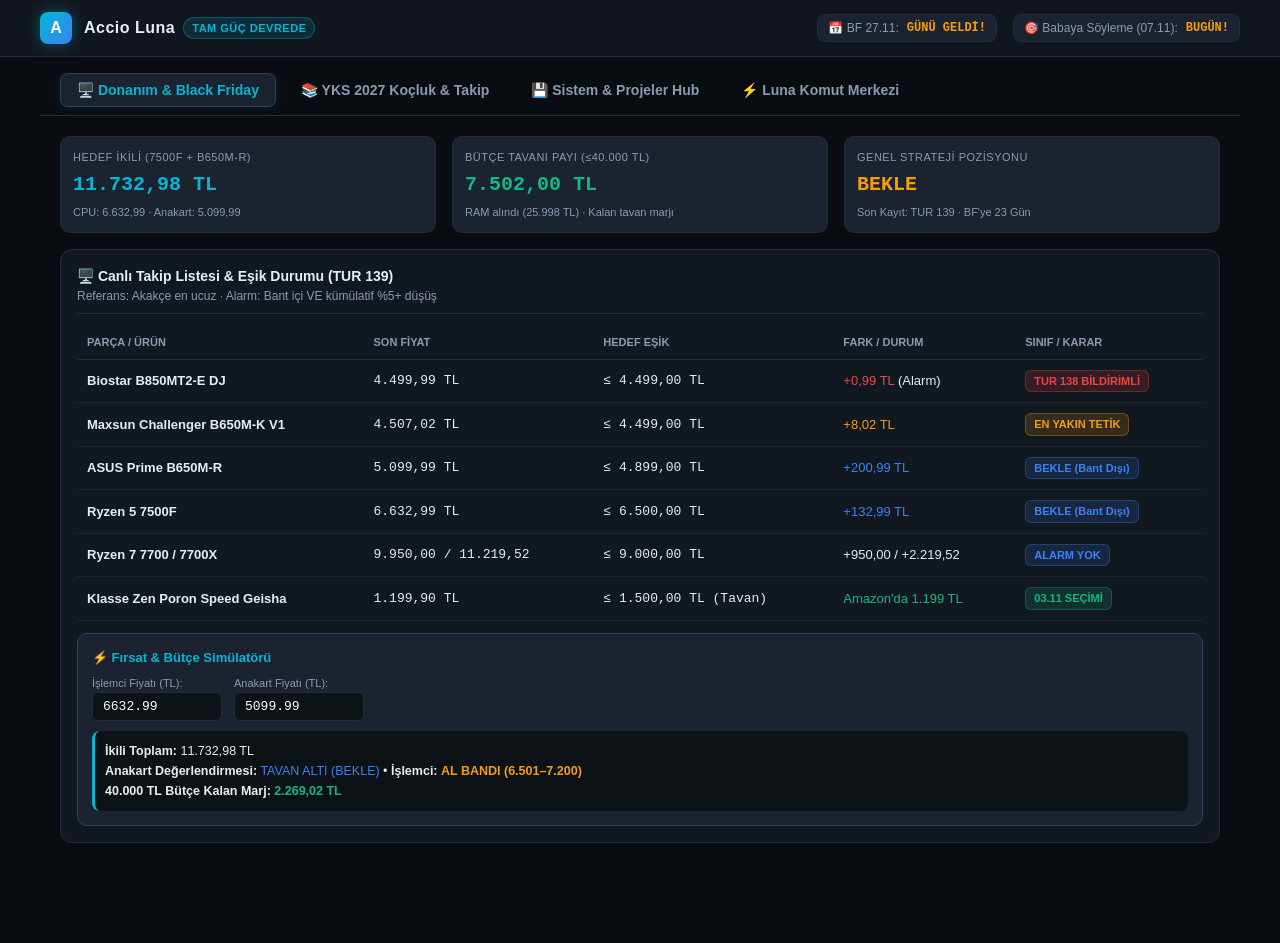
<file: docs/LUNA-AI-KOKPIT.html>
<!DOCTYPE html>
<html lang="tr">
<head>
<meta charset="utf-8">
<meta name="viewport" content="width=device-width, initial-scale=1.0">
<title>Accio Luna — Ana Kokpit & Komuta Merkezi</title>
<style>
  :root {
    --bg: #090d12;
    --card: #121820;
    --card-hover: #17202b;
    --card-inner: #1a232f;
    --border: #222d3b;
    --border-bright: #314256;
    --txt: #e6edf3;
    --dim: #8b9bb0;
    --amber: #f59e0b;
    --amber-dim: rgba(245, 158, 11, 0.15);
    --green: #10b981;
    --green-dim: rgba(16, 185, 129, 0.15);
    --cyan: #06b6d4;
    --cyan-dim: rgba(6, 182, 212, 0.15);
    --red: #ef4444;
    --red-dim: rgba(239, 68, 68, 0.15);
    --blue: #3b82f6;
    --purple: #8b5cf6;
  }
  * { box-sizing: border-box; margin: 0; padding: 0; }
  body {
    background: var(--bg);
    color: var(--txt);
    font-family: -apple-system, BlinkMacSystemFont, "Segoe UI", Roboto, "Helvetica Neue", Arial, sans-serif;
    line-height: 1.5;
    padding-bottom: 80px;
    -webkit-font-smoothing: antialiased;
  }

  /* Header */
  header {
    background: rgba(18, 24, 32, 0.95);
    backdrop-filter: blur(12px);
    border-bottom: 1px solid var(--border);
    position: sticky;
    top: 0;
    z-index: 100;
    padding: 12px 20px;
  }
  .header-inner {
    max-width: 1200px;
    margin: 0 auto;
    display: flex;
    justify-content: space-between;
    align-items: center;
    flex-wrap: wrap;
    gap: 12px;
  }
  .brand {
    display: flex;
    align-items: center;
    gap: 12px;
  }
  .brand-logo {
    width: 32px;
    height: 32px;
    background: linear-gradient(135deg, var(--cyan), var(--blue));
    border-radius: 8px;
    display: flex;
    align-items: center;
    justify-content: center;
    font-weight: 900;
    color: #fff;
    font-size: 16px;
    box-shadow: 0 0 15px rgba(6, 182, 212, 0.4);
  }
  .brand-title {
    font-size: 16px;
    font-weight: 700;
    letter-spacing: 0.5px;
    display: flex;
    align-items: center;
    gap: 8px;
  }
  .badge-luna {
    background: var(--cyan-dim);
    color: var(--cyan);
    border: 1px solid rgba(6, 182, 212, 0.3);
    font-size: 11px;
    padding: 2px 8px;
    border-radius: 999px;
    font-weight: 600;
    letter-spacing: 0.5px;
  }

  .countdowns {
    display: flex;
    gap: 16px;
    flex-wrap: wrap;
  }
  .cd-box {
    background: var(--card-inner);
    border: 1px solid var(--border);
    border-radius: 8px;
    padding: 4px 10px;
    display: flex;
    align-items: center;
    gap: 8px;
    font-size: 12px;
  }
  .cd-box .label { color: var(--dim); }
  .cd-box .val {
    font-family: monospace;
    font-weight: 700;
    color: var(--amber);
  }

  /* Nav Tabs */
  nav {
    max-width: 1200px;
    margin: 16px auto 0;
    padding: 0 20px;
    display: flex;
    gap: 8px;
    border-bottom: 1px solid var(--border);
    padding-bottom: 8px;
    overflow-x: auto;
  }
  .tab-btn {
    background: transparent;
    border: 1px solid transparent;
    color: var(--dim);
    font-size: 14px;
    font-weight: 600;
    padding: 8px 16px;
    border-radius: 8px;
    cursor: pointer;
    transition: all 0.2s;
    white-space: nowrap;
    display: flex;
    align-items: center;
    gap: 8px;
  }
  .tab-btn:hover {
    color: var(--txt);
    background: var(--card-inner);
  }
  .tab-btn.active {
    background: var(--card-inner);
    color: var(--cyan);
    border-color: var(--border-bright);
    box-shadow: 0 0 10px rgba(6, 182, 212, 0.15);
  }

  /* Main Container */
  main {
    max-width: 1200px;
    margin: 20px auto;
    padding: 0 20px;
  }
  .tab-content { display: none; }
  .tab-content.active { display: block; animation: fadeIn 0.2s ease-in-out; }
  @keyframes fadeIn { from { opacity: 0; transform: translateY(4px); } to { opacity: 1; transform: translateY(0); } }

  /* Grid & Cards */
  .grid-2 { display: grid; grid-template-columns: repeat(auto-fit, minmax(340px, 1fr)); gap: 16px; margin-bottom: 16px; }
  .grid-3 { display: grid; grid-template-columns: repeat(auto-fit, minmax(260px, 1fr)); gap: 16px; margin-bottom: 16px; }
  .card {
    background: var(--card);
    border: 1px solid var(--border);
    border-radius: 12px;
    padding: 16px;
    position: relative;
  }
  .card-header {
    display: flex;
    justify-content: space-between;
    align-items: center;
    margin-bottom: 12px;
    border-bottom: 1px solid var(--border);
    padding-bottom: 8px;
  }
  .card-title {
    font-size: 14px;
    font-weight: 700;
    color: var(--txt);
    display: flex;
    align-items: center;
    gap: 8px;
  }
  .card-subtitle {
    font-size: 12px;
    color: var(--dim);
  }

  /* Metric Tile */
  .metric-tile {
    background: var(--card-inner);
    border: 1px solid var(--border);
    border-radius: 10px;
    padding: 12px;
    display: flex;
    flex-direction: column;
    gap: 4px;
  }
  .metric-label { font-size: 11px; color: var(--dim); text-transform: uppercase; letter-spacing: 0.5px; }
  .metric-val { font-size: 20px; font-weight: 800; font-family: monospace; color: var(--txt); }
  .metric-sub { font-size: 11px; color: var(--dim); }

  /* Tables */
  .custom-table {
    width: 100%;
    border-collapse: collapse;
    font-size: 13px;
  }
  .custom-table th {
    text-align: left;
    padding: 8px 10px;
    color: var(--dim);
    font-weight: 600;
    border-bottom: 1px solid var(--border);
    font-size: 11px;
    text-transform: uppercase;
  }
  .custom-table td {
    padding: 10px;
    border-bottom: 1px solid rgba(34, 45, 59, 0.6);
    vertical-align: middle;
  }
  .custom-table tr:hover td { background: var(--card-inner); }
  .badge-status {
    padding: 2px 8px;
    border-radius: 6px;
    font-size: 11px;
    font-weight: 600;
    display: inline-block;
  }
  .status-alarm { background: var(--red-dim); color: var(--red); border: 1px solid rgba(239, 68, 68, 0.3); }
  .status-close { background: var(--amber-dim); color: var(--amber); border: 1px solid rgba(245, 158, 11, 0.3); }
  .status-wait { background: rgba(59, 130, 246, 0.15); color: var(--blue); border: 1px solid rgba(59, 130, 246, 0.3); }
  .status-ok { background: var(--green-dim); color: var(--green); border: 1px solid rgba(16, 185, 129, 0.3); }

  /* Interactive Simulator */
  .sim-box {
    background: var(--card-inner);
    border: 1px solid var(--border-bright);
    border-radius: 10px;
    padding: 14px;
    margin-top: 12px;
  }
  .sim-row {
    display: flex;
    gap: 12px;
    align-items: center;
    margin-bottom: 10px;
    flex-wrap: wrap;
  }
  .sim-input {
    background: #0d1217;
    border: 1px solid var(--border);
    border-radius: 6px;
    color: #fff;
    padding: 6px 10px;
    font-size: 13px;
    width: 130px;
    font-family: monospace;
  }
  .sim-input:focus { border-color: var(--cyan); outline: none; }
  .sim-result {
    padding: 10px;
    background: #0d1217;
    border-radius: 8px;
    font-size: 12.5px;
    line-height: 1.6;
    border-left: 3px solid var(--cyan);
  }

  /* YKS Checklist & Pomodoro */
  .checklist {
    display: flex;
    flex-direction: column;
    gap: 8px;
  }
  .check-item {
    background: var(--card-inner);
    border: 1px solid var(--border);
    border-radius: 8px;
    padding: 10px 12px;
    display: flex;
    align-items: center;
    gap: 12px;
    cursor: pointer;
    transition: all 0.2s;
  }
  .check-item:hover { border-color: var(--border-bright); }
  .check-item.done {
    opacity: 0.55;
    background: #11171e;
  }
  .check-item.done .check-title { text-decoration: line-through; color: var(--dim); }
  .check-input {
    width: 18px;
    height: 18px;
    accent-color: var(--green);
    cursor: pointer;
  }
  .check-body { flex: 1; }
  .check-title { font-size: 13.5px; font-weight: 600; color: var(--txt); }
  .check-sub { font-size: 11.5px; color: var(--dim); }
  .check-badge {
    font-size: 11px;
    padding: 2px 7px;
    border-radius: 999px;
    background: #232f3e;
    color: var(--cyan);
    font-family: monospace;
  }

  /* Pomodoro Widget */
  .pomo-wrap {
    display: flex;
    flex-direction: column;
    align-items: center;
    justify-content: center;
    padding: 16px;
    background: var(--card-inner);
    border-radius: 12px;
    border: 1px solid var(--border);
    text-align: center;
  }
  .pomo-clock {
    font-size: 44px;
    font-weight: 800;
    font-family: monospace;
    letter-spacing: 2px;
    color: var(--cyan);
    margin: 8px 0;
  }
  .pomo-btns { display: flex; gap: 8px; margin-top: 8px; }
  .btn {
    background: var(--border);
    color: var(--txt);
    border: 1px solid var(--border-bright);
    padding: 6px 14px;
    border-radius: 6px;
    font-size: 12.5px;
    font-weight: 600;
    cursor: pointer;
    transition: all 0.2s;
  }
  .btn:hover { background: var(--border-bright); color: #fff; }
  .btn-primary { background: var(--cyan); color: #000; border-color: var(--cyan); }
  .btn-primary:hover { background: #0891b2; color: #fff; }
  .btn-danger { background: var(--red); color: #fff; border-color: var(--red); }

  /* Copy Buttons & Command Box */
  .copy-box {
    background: #0a0f14;
    border: 1px solid var(--border);
    border-radius: 8px;
    padding: 10px 12px;
    display: flex;
    justify-content: space-between;
    align-items: center;
    margin-bottom: 8px;
    gap: 12px;
  }
  .copy-text {
    font-family: monospace;
    font-size: 12px;
    color: var(--cyan);
    overflow: hidden;
    text-overflow: ellipsis;
    white-space: nowrap;
    flex: 1;
  }
  .btn-sm {
    padding: 3px 9px;
    font-size: 11px;
    border-radius: 4px;
  }

  /* Progress Bar */
  .pbar-wrap {
    height: 8px;
    background: #1c2631;
    border-radius: 999px;
    overflow: hidden;
    margin: 8px 0;
  }
  .pbar-fill {
    height: 100%;
    background: linear-gradient(90deg, var(--cyan), var(--green));
    width: 0%;
    transition: width 0.3s;
  }

  /* Responsive */
  @media (max-width: 768px) {
    .header-inner { flex-direction: column; align-items: flex-start; }
    .countdowns { width: 100%; justify-content: space-between; }
    .grid-2, .grid-3 { grid-template-columns: 1fr; }
  }
</style>
</head>
<body>

<header>
  <div class="header-inner">
    <div class="brand">
      <div class="brand-logo">A</div>
      <div class="brand-title">
        Accio Luna
        <span class="badge-luna">TAM GÜÇ DEVREDE</span>
      </div>
    </div>
    <div class="countdowns">
      <div class="cd-box">
        <span class="label">📅 BF 27.11:</span>
        <span class="val" id="bf-timer">Hesaplanıyor...</span>
      </div>
      <div class="cd-box">
        <span class="label">🎯 Babaya Söyleme (07.11):</span>
        <span class="val" id="yks-timer">Hesaplanıyor...</span>
      </div>
    </div>
  </div>
</header>

<nav>
  <button class="tab-btn active" onclick="switchTab('tab-hardware')">🖥️ Donanım & Black Friday</button>
  <button class="tab-btn" onclick="switchTab('tab-yks')">📚 YKS 2027 Koçluk & Takip</button>
  <button class="tab-btn" onclick="switchTab('tab-system')">💾 Sistem & Projeler Hub</button>
  <button class="tab-btn" onclick="switchTab('tab-agent')">⚡ Luna Komut Merkezi</button>
</nav>

<main>

  <!-- TAB 1: DONANIM -->
  <section id="tab-hardware" class="tab-content active">
    <div class="grid-3">
      <div class="metric-tile">
        <span class="metric-label">HEDEF İKİLİ (7500F + B650M-R)</span>
        <span class="metric-val" style="color:var(--cyan);">11.732,98 TL</span>
        <span class="metric-sub">CPU: 6.632,99 · Anakart: 5.099,99</span>
      </div>
      <div class="metric-tile">
        <span class="metric-label">BÜTÇE TAVANI PAYI (≤40.000 TL)</span>
        <span class="metric-val" style="color:var(--green);">7.502,00 TL</span>
        <span class="metric-sub">RAM alındı (25.998 TL) · Kalan tavan marjı</span>
      </div>
      <div class="metric-tile">
        <span class="metric-label">GENEL STRATEJİ POZİSYONU</span>
        <span class="metric-val" style="color:var(--amber);">BEKLE</span>
        <span class="metric-sub">Son Kayıt: TUR 139 · BF'ye 23 Gün</span>
      </div>
    </div>

    <div class="card" style="margin-bottom:16px;">
      <div class="card-header">
        <div>
          <div class="card-title">🖥️ Canlı Takip Listesi & Eşik Durumu (TUR 139)</div>
          <div class="card-subtitle">Referans: Akakçe en ucuz · Alarm: Bant içi VE kümülatif %5+ düşüş</div>
        </div>
      </div>
      <div style="overflow-x:auto;">
        <table class="custom-table">
          <thead>
            <tr>
              <th>Parça / Ürün</th>
              <th>Son Fiyat</th>
              <th>Hedef Eşik</th>
              <th>Fark / Durum</th>
              <th>Sınıf / Karar</th>
            </tr>
          </thead>
          <tbody>
            <tr>
              <td><b>Biostar B850MT2-E DJ</b></td>
              <td style="font-family:monospace;">4.499,99 TL</td>
              <td style="font-family:monospace;">≤ 4.499,00 TL</td>
              <td><span style="color:var(--red);">+0,99 TL</span> (Alarm)</td>
              <td><span class="badge-status status-alarm">TUR 138 BİLDİRİMLİ</span></td>
            </tr>
            <tr>
              <td><b>Maxsun Challenger B650M-K V1</b></td>
              <td style="font-family:monospace;">4.507,02 TL</td>
              <td style="font-family:monospace;">≤ 4.499,00 TL</td>
              <td><span style="color:var(--amber);">+8,02 TL</span></td>
              <td><span class="badge-status status-close">EN YAKIN TETİK</span></td>
            </tr>
            <tr>
              <td><b>ASUS Prime B650M-R</b></td>
              <td style="font-family:monospace;">5.099,99 TL</td>
              <td style="font-family:monospace;">≤ 4.899,00 TL</td>
              <td><span style="color:var(--blue);">+200,99 TL</span></td>
              <td><span class="badge-status status-wait">BEKLE (Bant Dışı)</span></td>
            </tr>
            <tr>
              <td><b>Ryzen 5 7500F</b></td>
              <td style="font-family:monospace;">6.632,99 TL</td>
              <td style="font-family:monospace;">≤ 6.500,00 TL</td>
              <td><span style="color:var(--blue);">+132,99 TL</span></td>
              <td><span class="badge-status status-wait">BEKLE (Bant Dışı)</span></td>
            </tr>
            <tr>
              <td><b>Ryzen 7 7700 / 7700X</b></td>
              <td style="font-family:monospace;">9.950,00 / 11.219,52</td>
              <td style="font-family:monospace;">≤ 9.000,00 TL</td>
              <td><span>+950,00 / +2.219,52</span></td>
              <td><span class="badge-status status-wait">ALARM YOK</span></td>
            </tr>
            <tr>
              <td><b>Klasse Zen Poron Speed Geisha</b></td>
              <td style="font-family:monospace;">1.199,90 TL</td>
              <td style="font-family:monospace;">≤ 1.500,00 TL (Tavan)</td>
              <td><span style="color:var(--green);">Amazon'da 1.199 TL</span></td>
              <td><span class="badge-status status-ok">03.11 SEÇİMİ</span></td>
            </tr>
          </tbody>
        </table>
      </div>

      <!-- Simulator -->
      <div class="sim-box">
        <div style="font-weight:700; font-size:13px; margin-bottom:8px; color:var(--cyan);">
          ⚡ Fırsat & Bütçe Simülatörü
        </div>
        <div class="sim-row">
          <div>
            <label style="font-size:11px; color:var(--dim); display:block;">İşlemci Fiyatı (TL):</label>
            <input type="number" id="sim-cpu" class="sim-input" value="6632.99" oninput="runSim()">
          </div>
          <div>
            <label style="font-size:11px; color:var(--dim); display:block;">Anakart Fiyatı (TL):</label>
            <input type="number" id="sim-mobo" class="sim-input" value="5099.99" oninput="runSim()">
          </div>
        </div>
        <div class="sim-result" id="sim-out">Hesaplanıyor...</div>
      </div>
    </div>
  </section>

  <!-- TAB 2: YKS -->
  <section id="tab-yks" class="tab-content">
    <div class="grid-3">
      <div class="metric-tile">
        <span class="metric-label">GÜNLÜK YÜK MODELİ</span>
        <span class="metric-val" style="color:var(--cyan);">320 Dk / Gün</span>
        <span class="metric-sub">6 Blok · Sabit Yük (Artmaz/Azalmaz)</span>
      </div>
      <div class="metric-tile">
        <span class="metric-label">3 HAFTALIK TEST HEDEFİ</span>
        <span class="metric-val" style="color:var(--green);">≥ %90 + ≥ 70 Net</span>
        <span class="metric-sub">07.11 Babaya Söyleme · 27.11 BF Alım</span>
      </div>
      <div class="metric-tile">
        <span class="metric-label">BUGÜNKÜ İLERLEME</span>
        <span class="metric-val" id="yks-progress-val">0 / 6 Blok</span>
        <div class="pbar-wrap"><div class="pbar-fill" id="yks-progress-bar"></div></div>
      </div>
    </div>

    <div class="grid-2">
      <!-- 6 Blok Checklist -->
      <div class="card">
        <div class="card-header">
          <div class="card-title">📚 Günlük 6 Çekirdek Blok (320 Dk)</div>
          <button class="btn btn-sm" onclick="resetYksBlocks()">Sıfırla</button>
        </div>
        <div class="checklist" id="yks-block-list">
          <div class="check-item" onclick="toggleTask('b1')">
            <input type="checkbox" class="check-input" id="cb-b1" onclick="event.stopPropagation(); toggleTask('b1')">
            <div class="check-body">
              <div class="check-title">Blok 1: AYT Matematik (90 dk)</div>
              <div class="check-sub">345 AYT Mat + Mert Hoca · Polinom (Bölme/Kalan)</div>
            </div>
            <span class="check-badge">90'</span>
          </div>

          <div class="check-item" onclick="toggleTask('b2')">
            <input type="checkbox" class="check-input" id="cb-b2" onclick="event.stopPropagation(); toggleTask('b2')">
            <div class="check-body">
              <div class="check-title">Blok 2: TYT Paragraf (40 dk)</div>
              <div class="check-sub">3D Paragraf · 25 Soru süreli (bölünmez)</div>
            </div>
            <span class="check-badge">40'</span>
          </div>

          <div class="check-item" onclick="toggleTask('b3')">
            <input type="checkbox" class="check-input" id="cb-b3" onclick="event.stopPropagation(); toggleTask('b3')">
            <div class="check-body">
              <div class="check-title">Blok 3: TYT Matematik (40 dk)</div>
              <div class="check-sub">Miray TYT Mat + Orijinal Problem Fasikülü</div>
            </div>
            <span class="check-badge">40'</span>
          </div>

          <div class="check-item" onclick="toggleTask('b4')">
            <input type="checkbox" class="check-input" id="cb-b4" onclick="event.stopPropagation(); toggleTask('b4')">
            <div class="check-body">
              <div class="check-title">Blok 4: Fen Bloğu (80 dk)</div>
              <div class="check-sub">Apotemi TYT Fen / Aydın Kimya / Biotik Biyo</div>
            </div>
            <span class="check-badge">80'</span>
          </div>

          <div class="check-item" onclick="toggleTask('b5')">
            <input type="checkbox" class="check-input" id="cb-b5" onclick="event.stopPropagation(); toggleTask('b5')">
            <div class="check-body">
              <div class="check-title">Blok 5: Geometri / Dil Bilgisi (40 dk)</div>
              <div class="check-sub">EİS DAF Geometri (4 föy/hf) / Apotemi Dil Sprint</div>
            </div>
            <span class="check-badge">40'</span>
          </div>

          <div class="check-item" onclick="toggleTask('b6')">
            <input type="checkbox" class="check-input" id="cb-b6" onclick="event.stopPropagation(); toggleTask('b6')">
            <div class="check-body">
              <div class="check-title">Blok 6: AYT Fizik (30 dk Tavan)</div>
              <div class="check-sub">Paraf AYT Fizik · Ünite 1 Vektörler (s.9-18 + s.87)</div>
            </div>
            <span class="check-badge">30'</span>
          </div>
        </div>
      </div>

      <!-- Pomodoro & Dokunulmaz Rutin -->
      <div class="card">
        <div class="card-header">
          <div class="card-title">⏱️ 40/10 Pomodoro & Rutinler</div>
        </div>
        <div class="pomo-wrap">
          <div style="font-size:12px; color:var(--dim); text-transform:uppercase;">Çalışma Zamanlayıcısı</div>
          <div class="pomo-clock" id="pomo-display">40:00</div>
          <div class="pomo-btns">
            <button class="btn btn-primary" id="pomo-toggle" onclick="togglePomo()">Başlat</button>
            <button class="btn" onclick="setPomo(40)">40 Dk (Blok)</button>
            <button class="btn" onclick="setPomo(10)">10 Dk (Mola)</button>
            <button class="btn btn-danger" onclick="resetPomo()">Sıfırla</button>
          </div>
        </div>

        <div style="margin-top:16px;">
          <div style="font-size:12px; font-weight:700; color:var(--dim); margin-bottom:8px;">GÜNLÜK 7 RUTİN (Yüzdeye Sayılmaz):</div>
          <div style="font-size:12px; color:var(--dim); line-height:1.8;">
            • 09:15–09:45 Kahvaltı &bull; 15:20–16:00 Yürüyüş<br>
            • <b style="color:var(--amber);">16:00–17:30 Oyun Saati (Dokunulmaz)</b><br>
            • 19:00–19:40 Akşam Yemeği &bull; 15 dk Almanca &bull; 10 dk İngilizce<br>
            • 20 dk Python (Cuma/Pazar)
          </div>
        </div>
      </div>
    </div>
  </section>

  <!-- TAB 3: SİSTEM & PROJELER -->
  <section id="tab-system" class="tab-content">
    <div class="grid-2">
      <div class="card">
        <div class="card-header">
          <div class="card-title">💾 Disk & GTA IV Kurtarma Protokolü</div>
          <span class="badge-status status-alarm">SİLİNMEMELİ</span>
        </div>
        <p style="font-size:13px; color:var(--dim); margin-bottom:12px;">
          <b style="color:#fff;">GTA IV (22,27 GB) Yarım İndirme:</b> <code>steamapps\downloading\12210</code> klasöründe duruyor.
          Steam üzerinden <i>"İndirmeyi Sürdür"</i> ile tam kuruluma çevrilmelidir. Kurulum sonrası zorunlu parametreler:
        </p>
        <div class="copy-box">
          <span class="copy-text">-nomemrestrict -norestrictions -availablevidmem 4096 -noprecache -novblank -percentvidmem 100</span>
          <button class="btn btn-sm" onclick="copyText('-nomemrestrict -norestrictions -availablevidmem 4096 -noprecache -novblank -percentvidmem 100')">Kopyala</button>
        </div>
        <p style="font-size:11.5px; color:var(--dim); margin-top:8px;">
          Not: <code>commandline.txt</code> olarak GTA IV ana dizinine kaydedilir.
        </p>
      </div>

      <div class="card">
        <div class="card-header">
          <div class="card-title">🎮 Don't Starve Together — WX-78 Build</div>
        </div>
        <p style="font-size:13px; color:var(--dim); margin-bottom:10px;">
          300 Günlük ko-op hedefi (3 kişi: WX-78 + Wendy/Wilson). Kış penceresi ~Gün 20.
        </p>
        <div style="background:var(--card-inner); padding:10px; border-radius:8px; font-size:12.5px; line-height:1.7;">
          • <b>Alpha Build (6/6):</b> Hardy × 2 + Gastrogain + Super-Processing<br>
          • <b>Beta:</b> Optoelectronic + Super-Acceleration<br>
          • <b>Gamma:</b> Blocking + Chessmaster<br>
          • <i>Refrigerant ve Rangebooster bilinçli olarak elendi.</i>
        </div>
      </div>
    </div>

    <div class="card">
      <div class="card-header">
        <div class="card-title">📹 Faceless YouTube — "Weak Hardware, Measured"</div>
      </div>
      <p style="font-size:13px; color:var(--dim); margin-bottom:8px;">
        <b>Kural:</b> YKS çekirdek blokları bitmeden ve 21:00'den önce başlanmaz. Pencere: <b>21:00–22:30 sert bitiş</b>, günde max 60 dk.
      </p>
      <div style="font-size:12.5px; color:var(--dim); line-height:1.6;">
        • <b>Video 1:</b> Laptop LoL 20 → 80 FPS (veri alındı, ~11 saat emek, 30 dk/gün ile ~22 gün).<br>
        • <b>Video 2:</b> RX 6600 undervolt ve stabilite analizi.<br>
        • <b>İçerik Dağılımı:</b> %65 zayıf donanım performansı · %25 AI · %10 stunt.
      </div>
    </div>
  </section>

  <!-- TAB 4: LUNA KOMUT MERKEZİ -->
  <section id="tab-agent" class="tab-content">
    <div class="card" style="margin-bottom:16px;">
      <div class="card-header">
        <div class="card-title">⚡ Tek Tıkla Hazır Luna İstekleri</div>
        <div class="card-subtitle">Sohbete yapıştırmak için tek tıkla kopyala</div>
      </div>
      
      <div class="copy-box">
        <span class="copy-text">Donanım fırsat taramasını (TUR 140) çalıştır, FIYAT-GECMISI.md'ye ekle ve özet ver.</span>
        <button class="btn btn-sm" onclick="copyText('Donanım fırsat taramasını (TUR 140) çalıştır, FIYAT-GECMISI.md\'ye ekle ve özet ver.')">Kopyala</button>
      </div>

      <div class="copy-box">
        <span class="copy-text">YKS 2027 günlük 320 dk blok takibimi güncelle: tamamlanan blokları kaydet.</span>
        <button class="btn btn-sm" onclick="copyText('YKS 2027 günlük 320 dk blok takibimi güncelle: tamamlanan blokları kaydet.')">Kopyala</button>
      </div>

      <div class="copy-box">
        <span class="copy-text">07.11 Babaya söyleme günü için 3 haftalık test baseline raporunu ve 17.000 TL donanım savunmasını hazırla.</span>
        <button class="btn btn-sm" onclick="copyText('07.11 Babaya söyleme günü için 3 haftalık test baseline raporunu ve 17.000 TL donanım savunmasını hazırla.')">Kopyala</button>
      </div>

      <div class="copy-box">
        <span class="copy-text">Aktif çalışma alanlarındaki FIYAT-GECMISI.md ve FIRSAT-TETIKLERI.md durumunu kontrol et.</span>
        <button class="btn btn-sm" onclick="copyText('Aktif çalışma alanlarındaki FIYAT-GECMISI.md ve FIRSAT-TETIKLERI.md durumunu kontrol et.')">Kopyala</button>
      </div>
    </div>

    <div class="card">
      <div class="card-header">
        <div class="card-title">📁 Önemli Çalışma Alanı Kısayolları</div>
      </div>
      <div style="font-size:12.5px; line-height:2;">
        <div><b>Canlı Donanım Alanı:</b> <code>C:\Users\negr1\AccioWork\2026-10-31-13-00-32-810-40f9cfb6</code></div>
        <div><b>YKS Plan ve Takip Alanı:</b> <code>C:\Users\negr1\AccioWork\2026-11-01-11-40-57-549-259ac274</code></div>
        <div><b>Devir Paketi:</b> <code>C:\Users\negr1\AccioWork\2026-11-03-15-57-18-083-2fad59ab\devir-paketi</code></div>
      </div>
    </div>
  </section>

</main>

<script>
  // Tab Switching
  function switchTab(tabId) {
    document.querySelectorAll('.tab-btn').forEach(b => b.classList.remove('active'));
    document.querySelectorAll('.tab-content').forEach(c => c.classList.remove('active'));
    event.currentTarget.classList.add('active');
    document.getElementById(tabId).classList.add('active');
  }

  // Countdowns
  function updateCountdowns() {
    const now = new Date();
    
    // Black Friday: 2026-11-27 00:00:00
    const bfDate = new Date('2026-11-27T00:00:00');
    const diffBf = bfDate - now;
    if (diffBf > 0) {
      const days = Math.floor(diffBf / (1000 * 60 * 60 * 24));
      const hours = Math.floor((diffBf / (1000 * 60 * 60)) % 24);
      document.getElementById('bf-timer').innerText = `${days}g ${hours}s kaldı`;
    } else {
      document.getElementById('bf-timer').innerText = "GÜNÜ GELDİ!";
    }

    // YKS Babaya Söyleme: 2026-11-07 00:00:00
    const yksDate = new Date('2026-11-07T00:00:00');
    const diffYks = yksDate - now;
    if (diffYks > 0) {
      const days = Math.floor(diffYks / (1000 * 60 * 60 * 24));
      const hours = Math.floor((diffYks / (1000 * 60 * 60)) % 24);
      document.getElementById('yks-timer').innerText = `${days}g ${hours}s kaldı`;
    } else {
      document.getElementById('yks-timer').innerText = "BUGÜN!";
    }
  }
  setInterval(updateCountdowns, 1000);
  updateCountdowns();

  // Price Simulator
  function runSim() {
    const cpu = parseFloat(document.getElementById('sim-cpu').value) || 0;
    const mobo = parseFloat(document.getElementById('sim-mobo').value) || 0;
    const ram = 25998.00;
    const maxBudget = 40000.00;
    
    const combo = cpu + mobo;
    const totalSpent = ram + combo;
    const budgetRemaining = maxBudget - totalSpent;

    let moboStatus = "BEKLE";
    if (mobo <= 4499.00) moboStatus = "<b style='color:var(--green);'>KESİN AL (≤4.499)</b>";
    else if (mobo <= 4899.00) moboStatus = "<b style='color:var(--amber);'>AL BANDI (4.500–4.899)</b>";
    else if (mobo <= 7000.00) moboStatus = "<span style='color:var(--blue);'>TAVAN ALTI (BEKLE)</span>";
    else moboStatus = "<span style='color:var(--red);'>TAVAN AŞIMI</span>";

    let cpuStatus = "BEKLE";
    if (cpu <= 6500.00) cpuStatus = "<b style='color:var(--green);'>KESİN AL (≤6.500)</b>";
    else if (cpu <= 7200.00) cpuStatus = "<b style='color:var(--amber);'>AL BANDI (6.501–7.200)</b>";
    else cpuStatus = "<span style='color:var(--blue);'>BEKLE (>7.200)</span>";

    document.getElementById('sim-out').innerHTML = `
      <b>İkili Toplam:</b> ${combo.toLocaleString('tr-TR', {minimumFractionDigits:2})} TL<br>
      <b>Anakart Değerlendirmesi:</b> ${moboStatus} &bull; <b>İşlemci:</b> ${cpuStatus}<br>
      <b>40.000 TL Bütçe Kalan Marj:</b> <span style="color:${budgetRemaining >= 0 ? 'var(--green)' : 'var(--red)'}; font-weight:700;">${budgetRemaining.toLocaleString('tr-TR', {minimumFractionDigits:2})} TL</span>
    `;
  }
  runSim();

  // YKS Checklist LocalStorage
  const blocks = ['b1', 'b2', 'b3', 'b4', 'b5', 'b6'];
  function loadYksState() {
    let completed = 0;
    blocks.forEach(b => {
      const isDone = localStorage.getItem('yks_' + b) === '1';
      const cb = document.getElementById('cb-' + b);
      if (cb) {
        cb.checked = isDone;
        const item = cb.closest('.check-item');
        if (isDone) {
          item.classList.add('done');
          completed++;
        } else {
          item.classList.remove('done');
        }
      }
    });
    const pct = Math.round((completed / blocks.length) * 100);
    document.getElementById('yks-progress-val').innerText = `${completed} / 6 Blok (%${pct})`;
    document.getElementById('yks-progress-bar').style.width = `${pct}%`;
  }
  function toggleTask(id) {
    const cb = document.getElementById('cb-' + id);
    cb.checked = !cb.checked;
    localStorage.setItem('yks_' + id, cb.checked ? '1' : '0');
    loadYksState();
  }
  function resetYksBlocks() {
    if (confirm("Günün bloklarını sıfırlamak istiyor musunuz?")) {
      blocks.forEach(b => localStorage.removeItem('yks_' + b));
      loadYksState();
    }
  }
  loadYksState();

  // Pomodoro
  let pomoSecs = 40 * 60;
  let pomoTimer = null;
  function updatePomoDisplay() {
    const m = Math.floor(pomoSecs / 60).toString().padStart(2, '0');
    const s = (pomoSecs % 60).toString().padStart(2, '0');
    document.getElementById('pomo-display').innerText = `${m}:${s}`;
  }
  function togglePomo() {
    const btn = document.getElementById('pomo-toggle');
    if (pomoTimer) {
      clearInterval(pomoTimer);
      pomoTimer = null;
      btn.innerText = "Devam Et";
    } else {
      btn.innerText = "Durdur";
      pomoTimer = setInterval(() => {
        if (pomoSecs > 0) {
          pomoSecs--;
          updatePomoDisplay();
        } else {
          clearInterval(pomoTimer);
          pomoTimer = null;
          btn.innerText = "Bitti!";
          alert("Pomodoro Tamamlandı!");
        }
      }, 1000);
    }
  }
  function setPomo(mins) {
    if (pomoTimer) clearInterval(pomoTimer);
    pomoTimer = null;
    document.getElementById('pomo-toggle').innerText = "Başlat";
    pomoSecs = mins * 60;
    updatePomoDisplay();
  }
  function resetPomo() {
    setPomo(40);
  }

  // Copy helper
  function copyText(txt) {
    navigator.clipboard.writeText(txt).then(() => {
      alert("Panoya kopyalandı:\n" + txt);
    });
  }
</script>

</body>
</html>
</file>
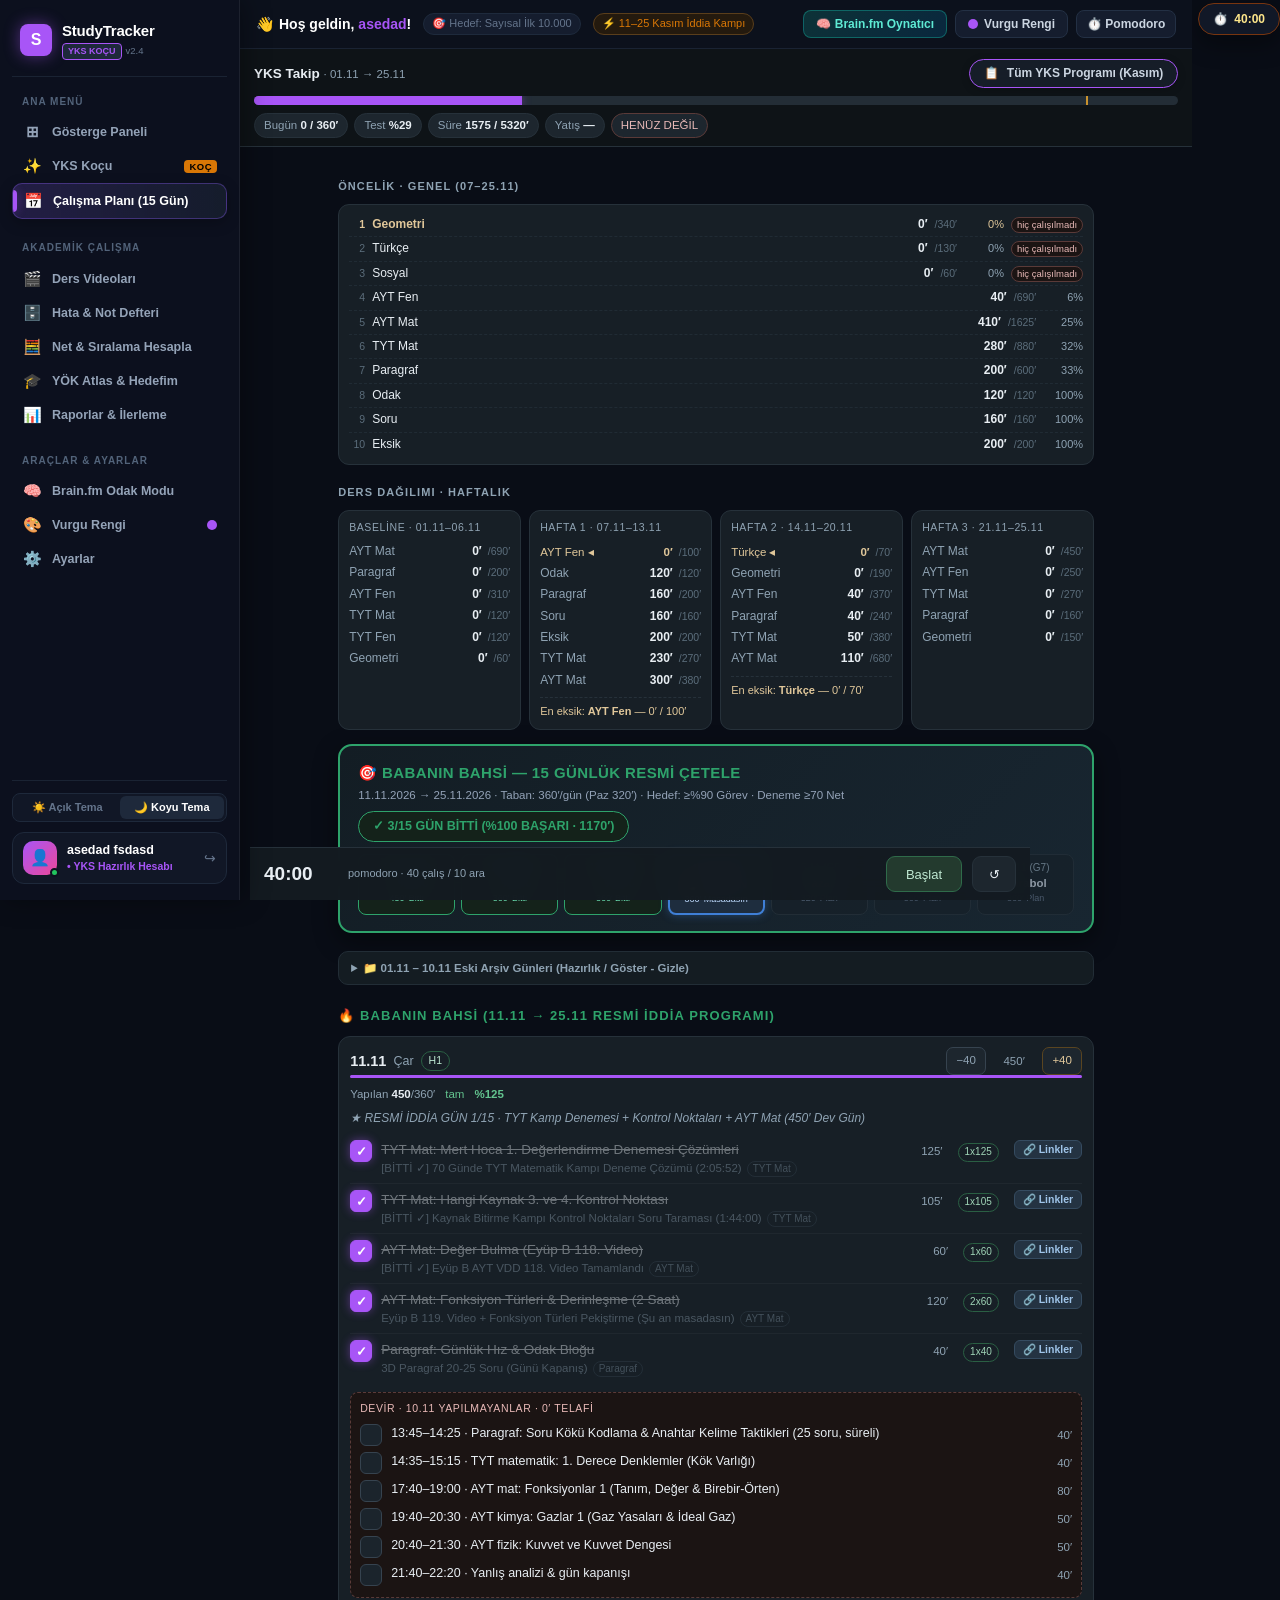
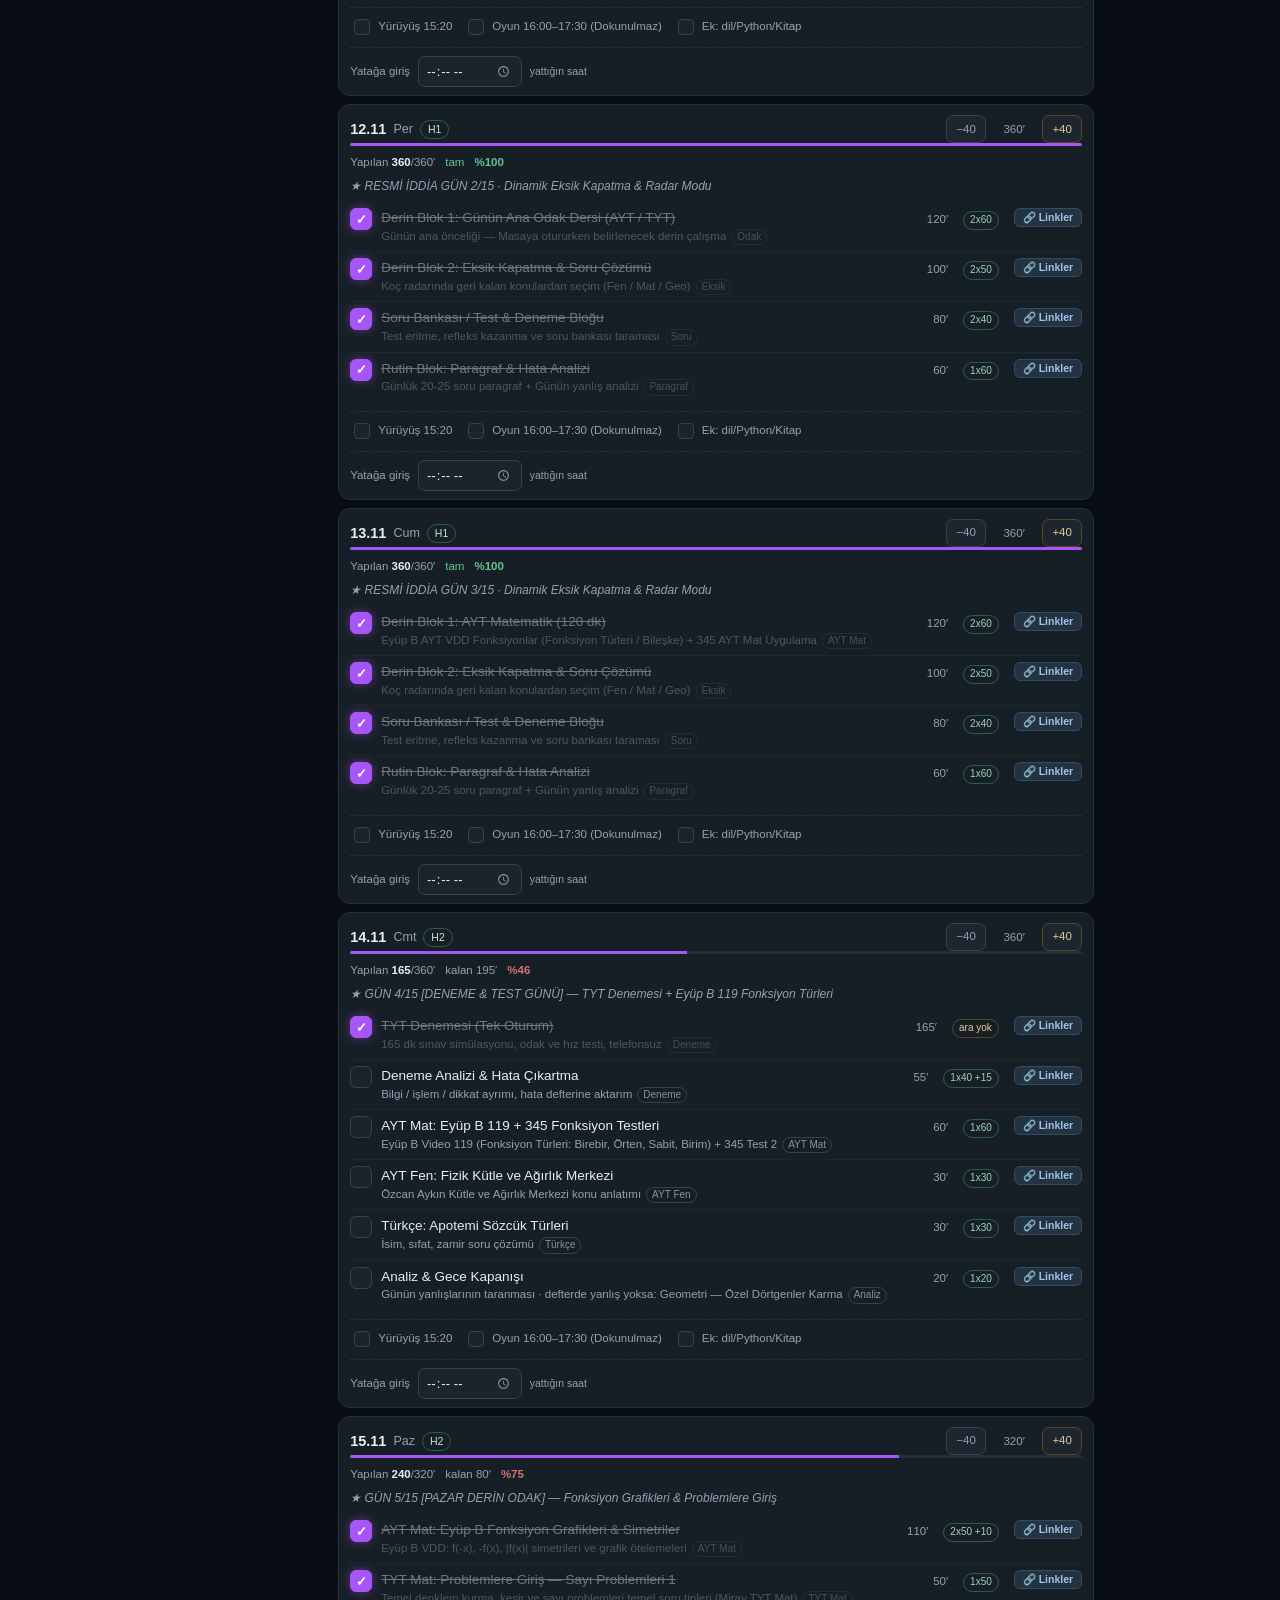
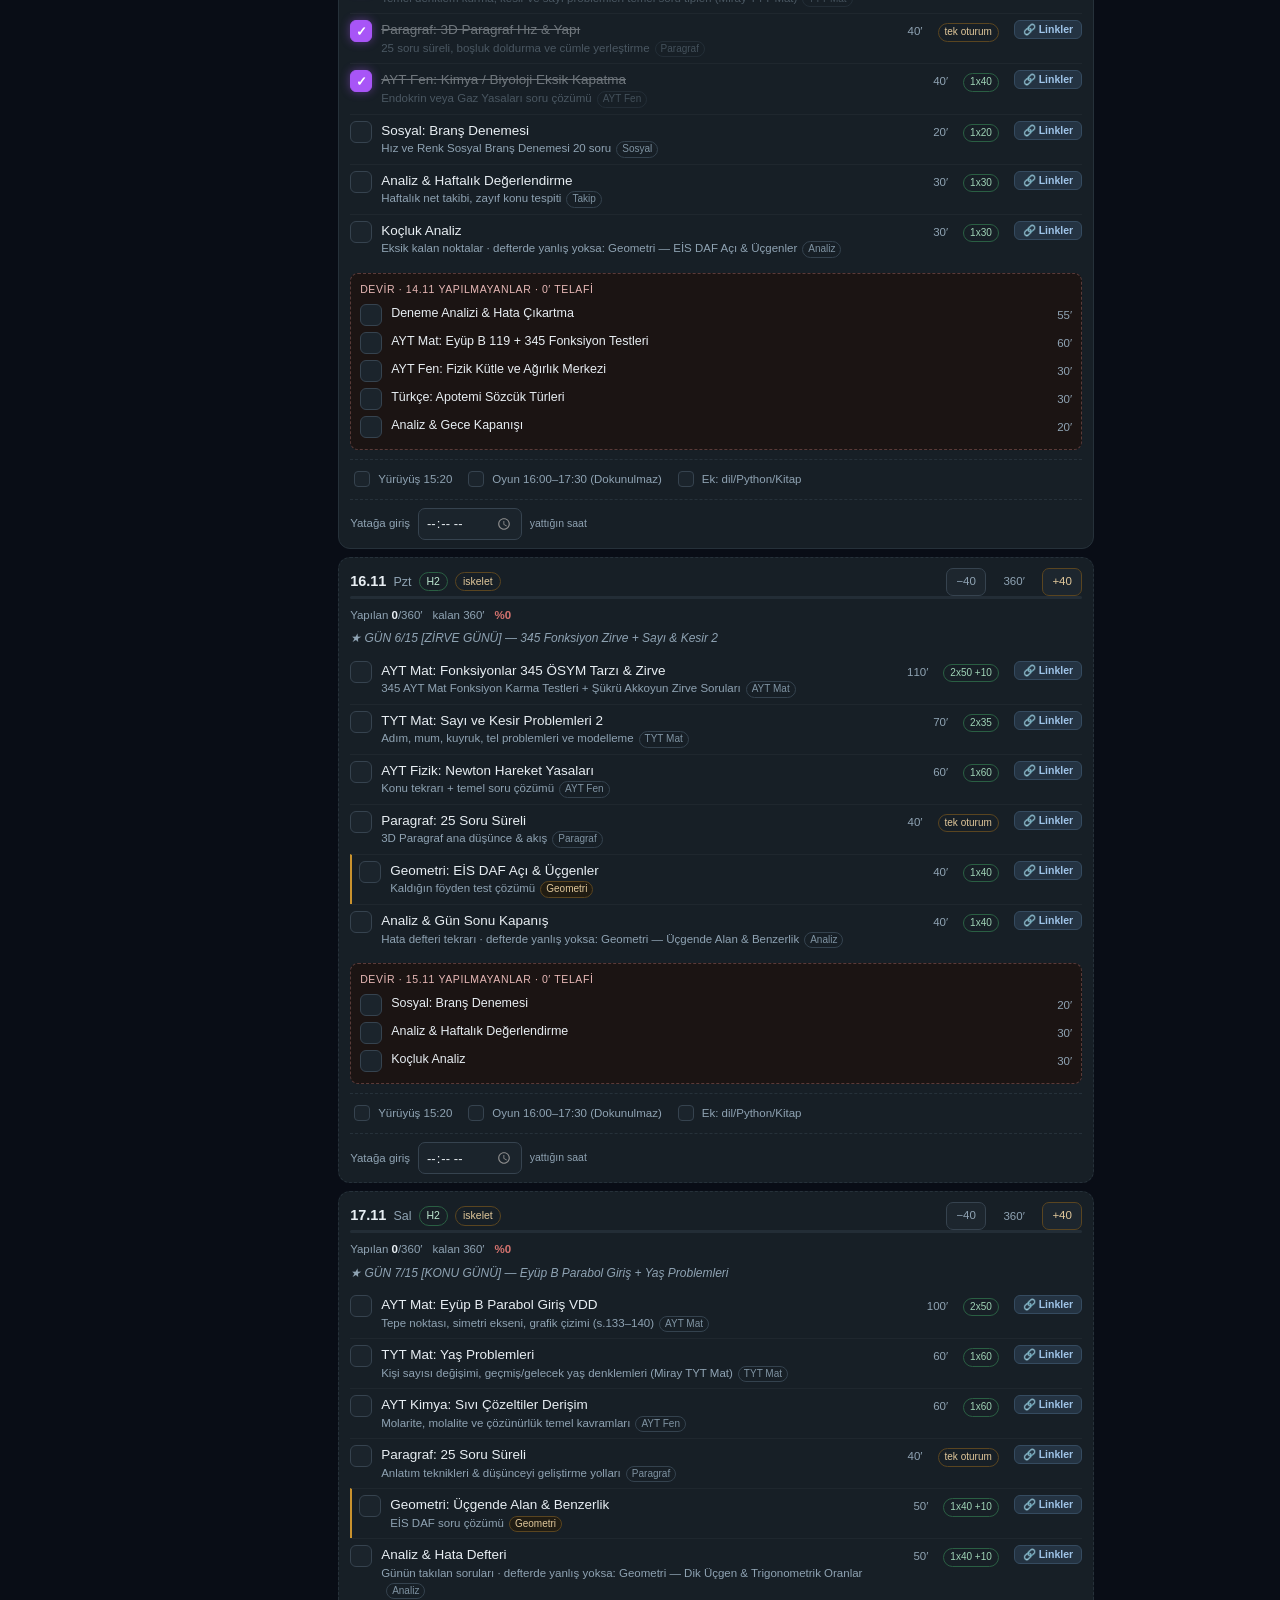
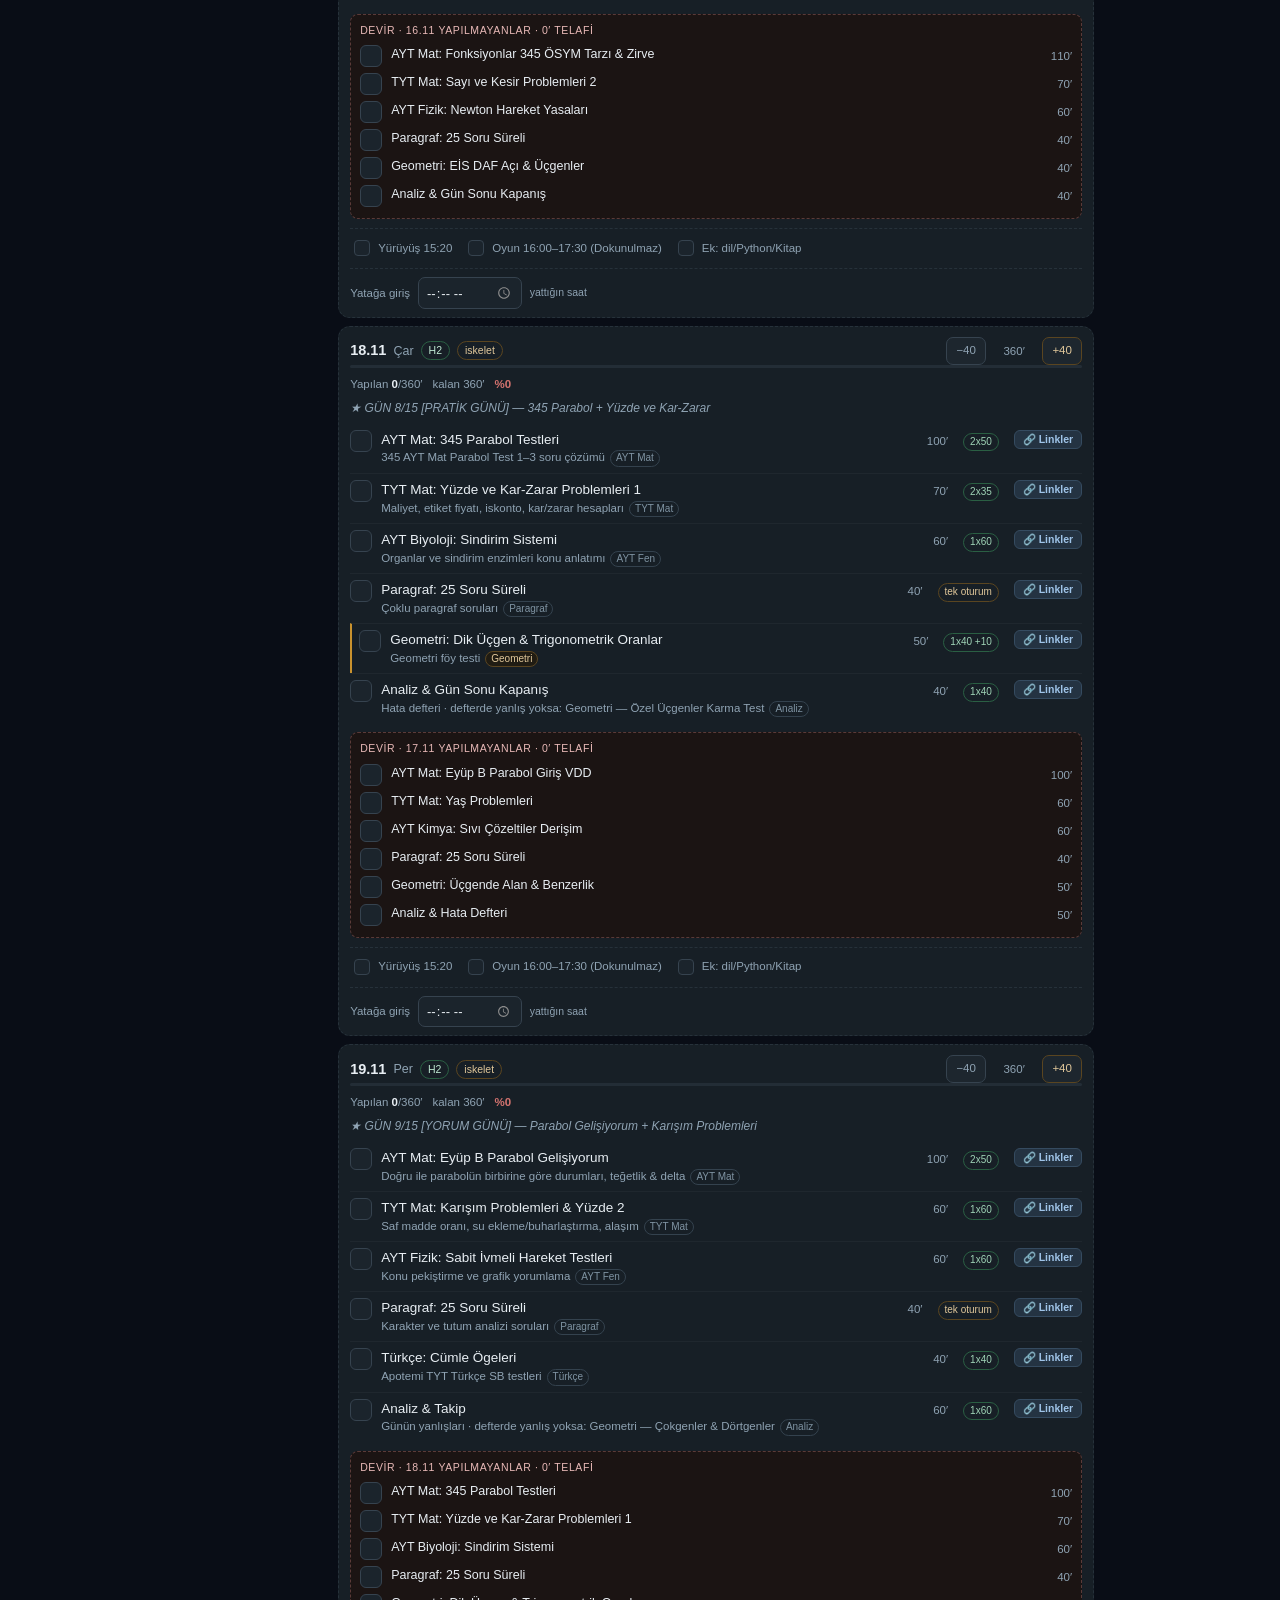
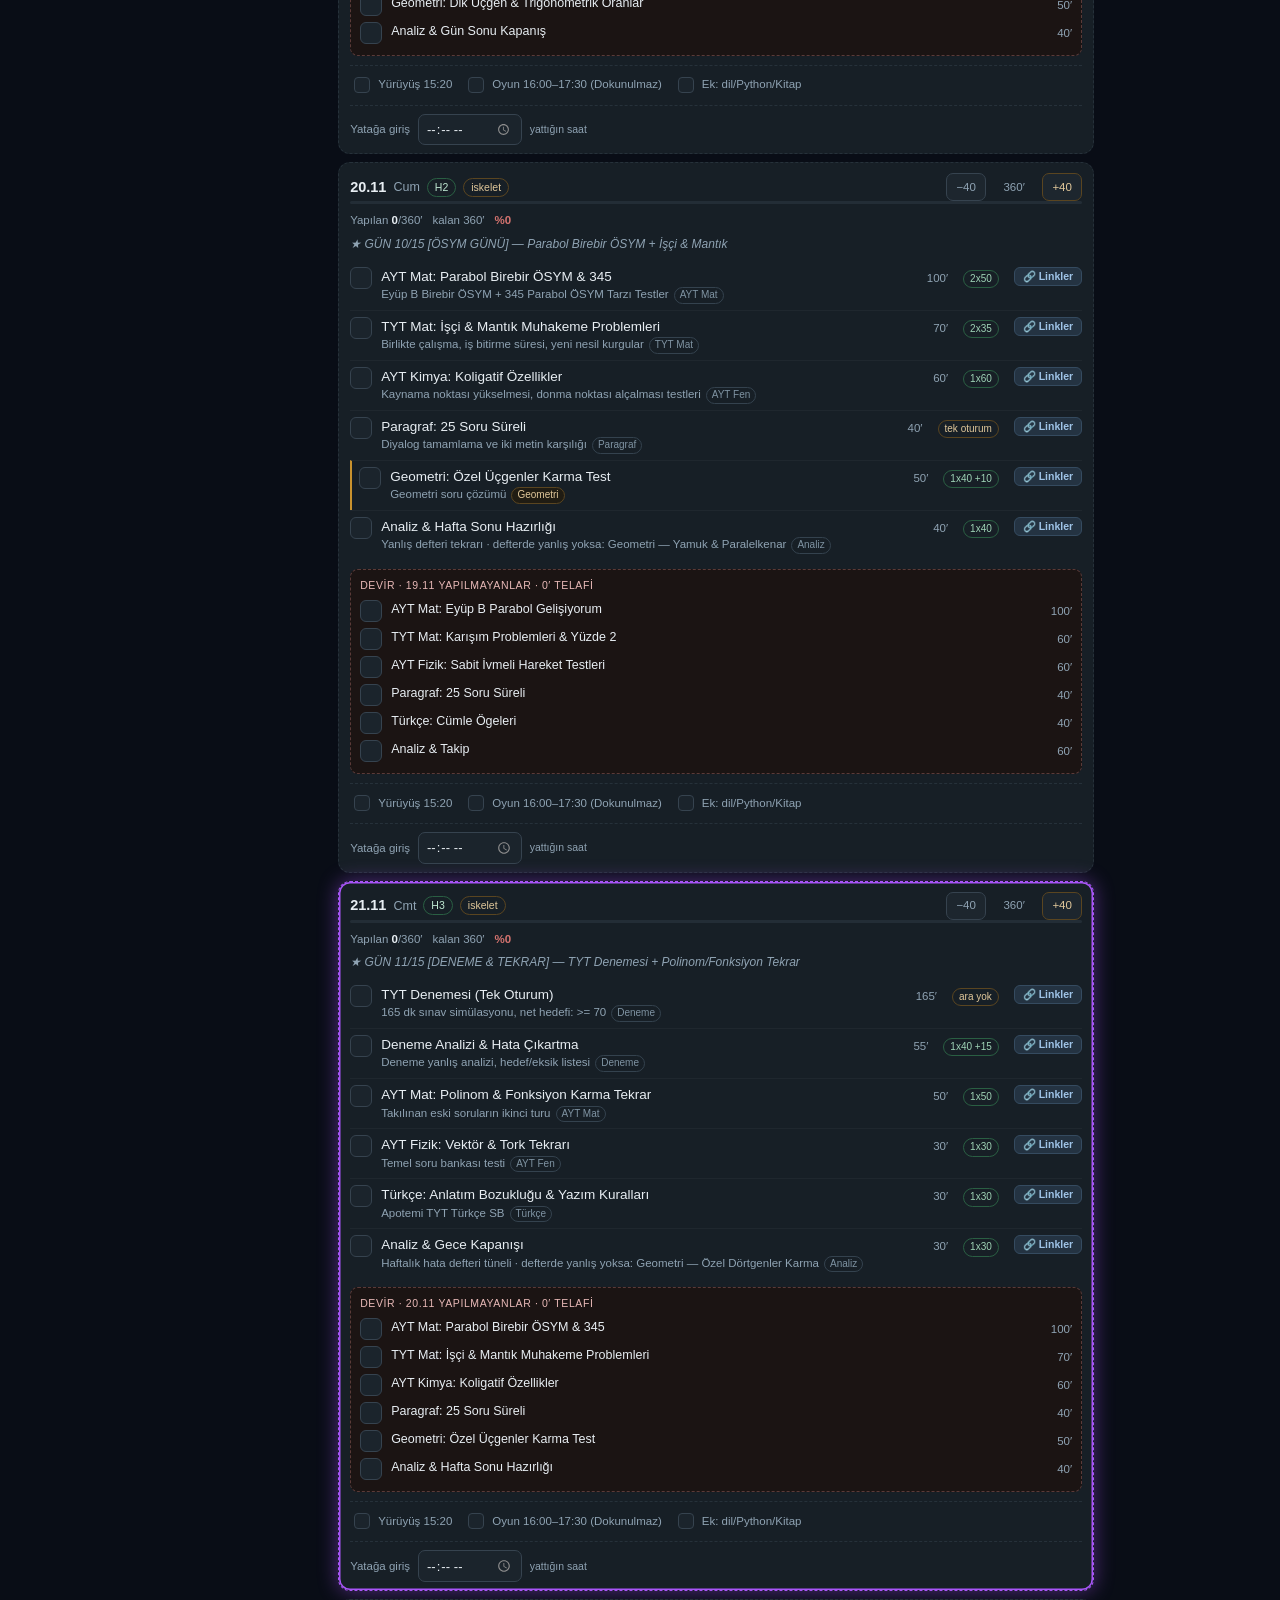
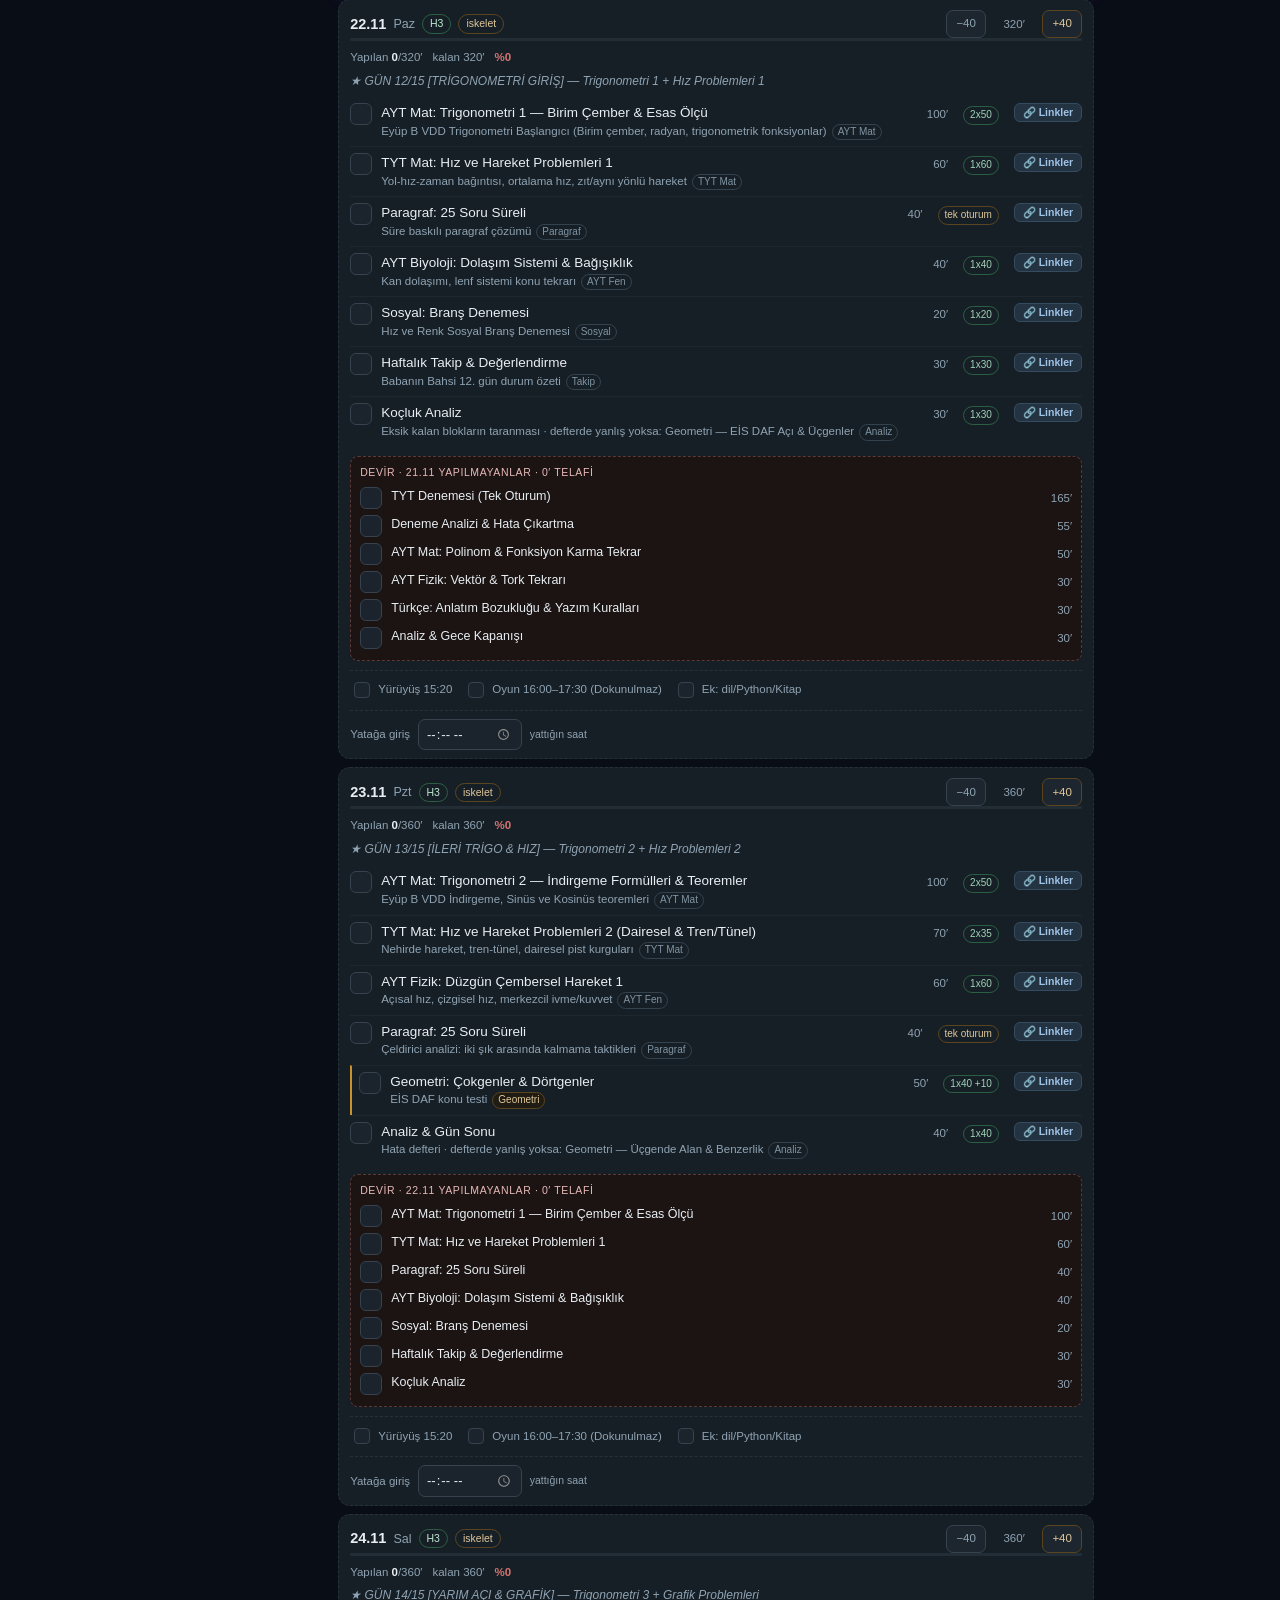
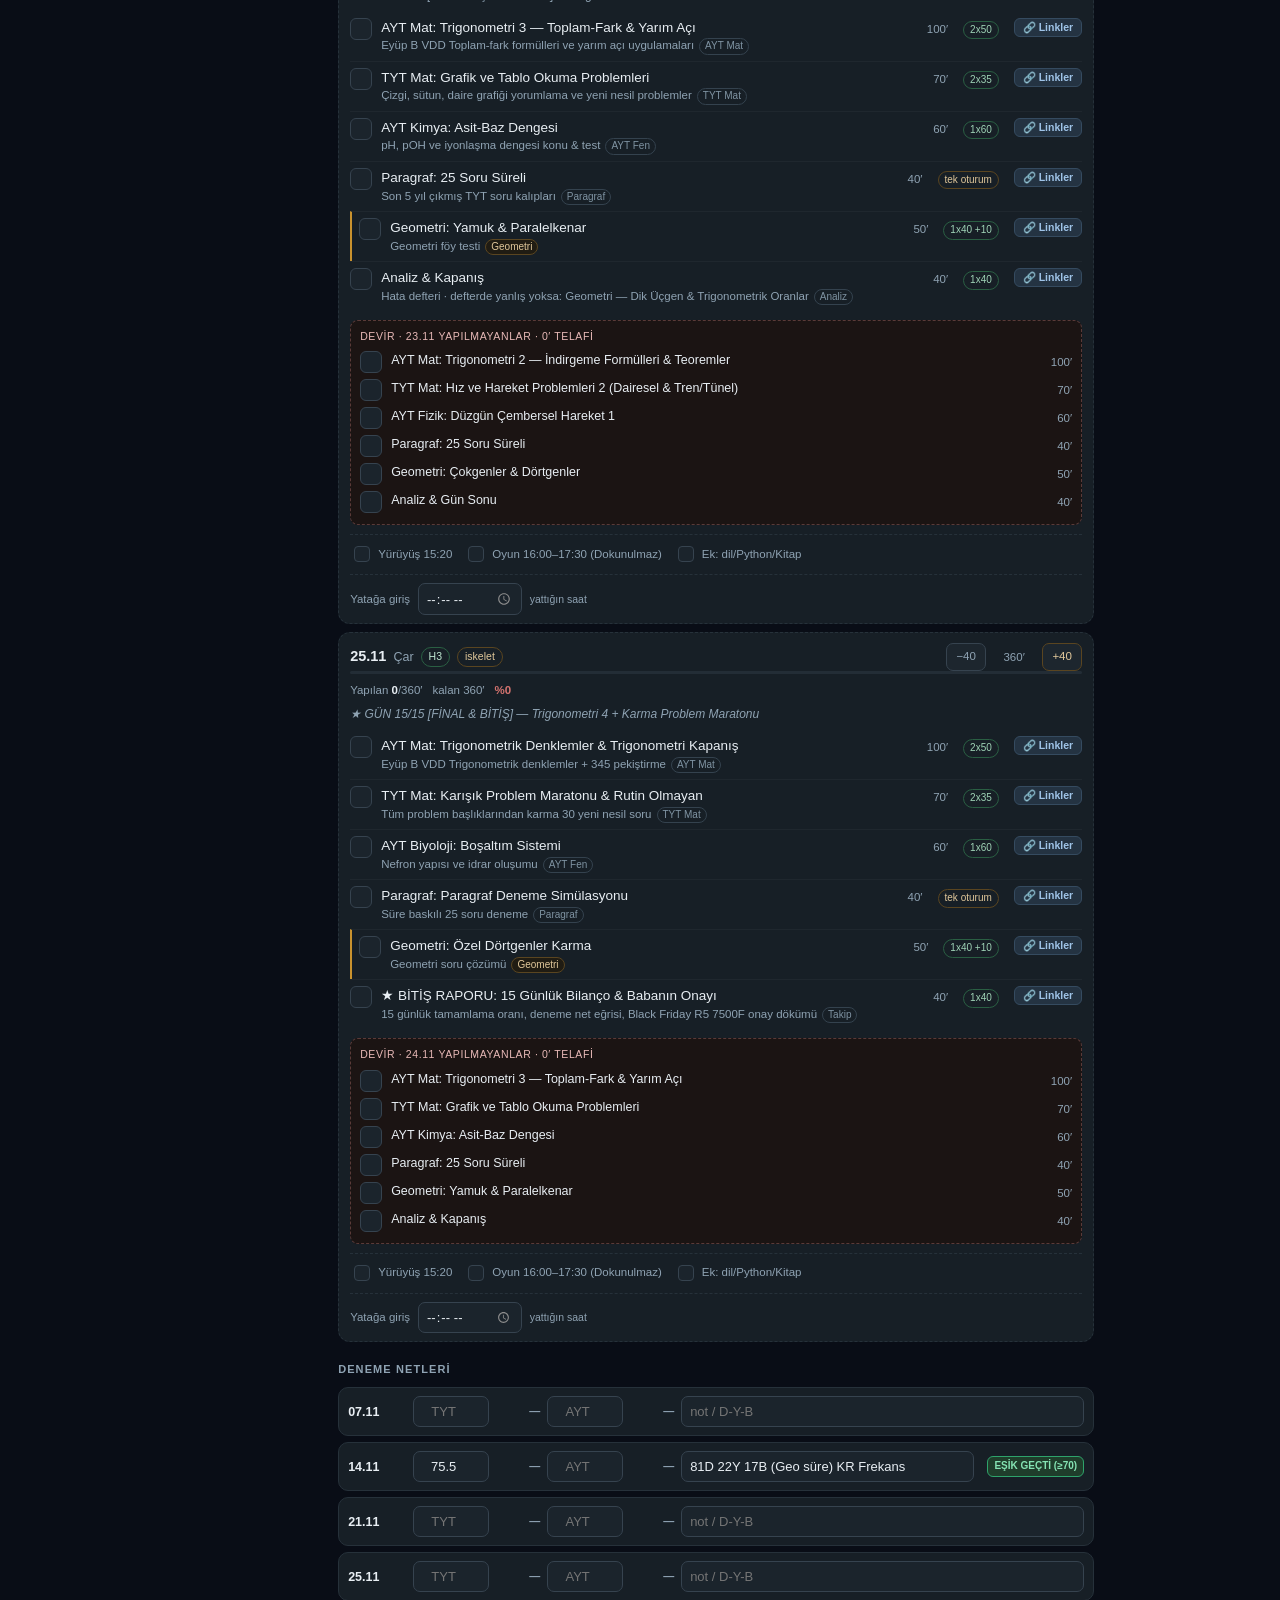
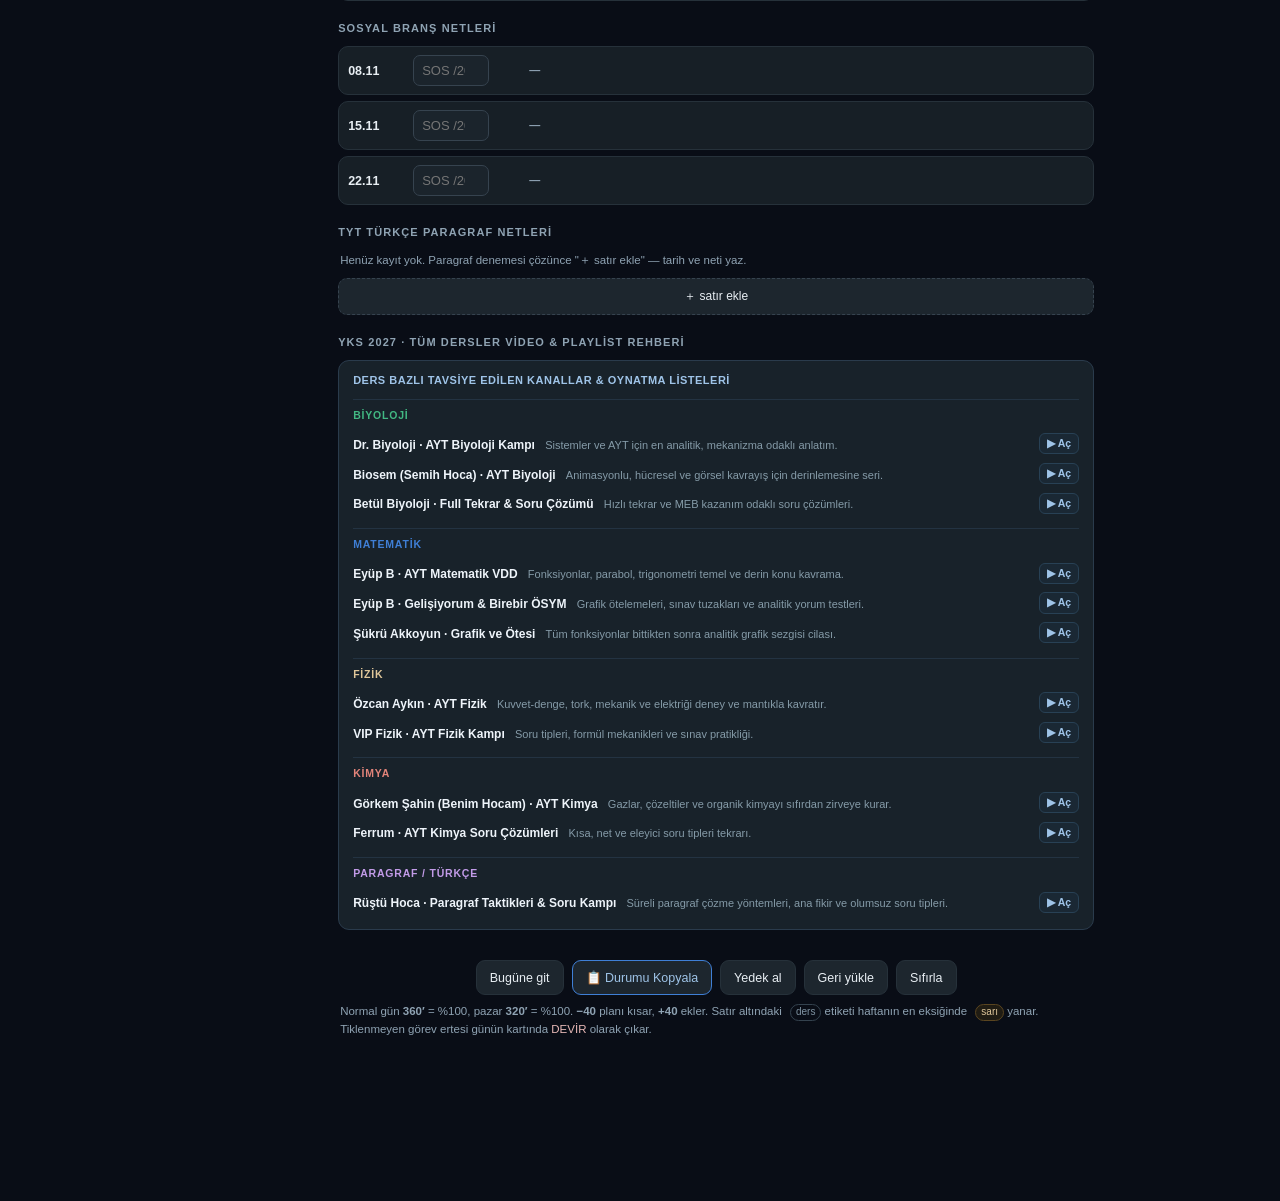
<file: docs/yks-test-takip.html>
<!doctype html>
<html lang="tr">
<head>
<meta charset="utf-8">
<meta name="viewport" content="width=device-width, initial-scale=1, viewport-fit=cover">
<meta name="theme-color" content="#0f1418">
<title>YKS Takip — 01.11 → 25.11</title>
<style>
  :root{
    --bg:#0f1418; --card:#171f26; --card2:#1b242c; --line:#26313a; --txt:#e8eef3;
    --dim:#8fa3b3; --green:#2ea36b; --amber:#c9922e; --red:#c0504d; --blue:#3f7fd6;
  }
  *{box-sizing:border-box}
  body{margin:0;background:var(--bg);color:var(--txt);
    font:15px/1.45 -apple-system,BlinkMacSystemFont,"Segoe UI",Roboto,Arial,sans-serif;
    padding-bottom:150px;-webkit-text-size-adjust:100%}
  header{position:sticky;top:0;z-index:20;background:rgba(15,20,24,.97);
    backdrop-filter:blur(10px);border-bottom:1px solid var(--line);padding:10px 14px 8px}
  .hrow{display:flex;align-items:center;gap:8px;margin-bottom:8px}
  h1{font-size:13.5px;margin:0;font-weight:600;flex:1}
  h1 span{color:var(--dim);font-weight:400;font-size:11.5px}
  .tabs{display:flex;gap:4px;background:#1b242c;border:1px solid var(--line);border-radius:9px;padding:2px}
  .tabs button{background:none;border:0;color:var(--dim);font-size:12px;padding:5px 11px;border-radius:7px;cursor:pointer}
  .tabs button.on{background:#2b3947;color:var(--txt)}
  .bar{height:9px;background:#232d36;border-radius:6px;overflow:hidden;margin-bottom:8px;position:relative}
  .bar i{display:block;height:100%;width:0;background:var(--green);transition:width .25s}
  .bar u{position:absolute;top:-3px;bottom:-3px;left:90%;width:2px;background:var(--amber)}
  .chips{display:flex;gap:6px;flex-wrap:wrap;font-size:11.5px;color:var(--dim)}
  .chip{background:#1d262e;border:1px solid var(--line);border-radius:999px;padding:3px 9px}
  .chip b{color:var(--txt);font-weight:600}
  .chip.ok{border-color:var(--green);color:#bfe8d2}
  .chip.bad{border-color:#5a3a38;color:#e8b9b7}
  main{padding:12px 12px 0;max-width:780px;margin:0 auto}
  h2{font-size:11px;text-transform:uppercase;letter-spacing:1.1px;color:var(--dim);
    margin:20px 0 9px;font-weight:600;display:flex;align-items:center;gap:8px}
  h2 a{color:var(--blue);font-size:10.5px;text-transform:none;letter-spacing:0;font-weight:500;cursor:pointer}
  .wks{display:grid;grid-template-columns:repeat(auto-fit,minmax(168px,1fr));gap:8px;margin-bottom:14px}
  .wk{background:var(--card);border:1px solid var(--line);border-radius:11px;padding:9px 10px}
  .wk-h{font-size:10.5px;color:var(--dim);text-transform:uppercase;letter-spacing:.6px;margin-bottom:6px}
  .wk-row{display:flex;align-items:baseline;gap:6px;font-size:12px;color:var(--dim);padding:2px 0}
  .wk-row span{flex:1}
  .wk-row b{color:var(--txt);font-variant-numeric:tabular-nums}
  .wk-row i{font-style:normal;font-size:10.5px;color:#5b6d7b;font-variant-numeric:tabular-nums}
  .wk-row.min{color:#e0c79a}
  .wk-row.min b{color:#e0c79a}
  .wk-min{margin-top:6px;padding-top:6px;border-top:1px dashed #26313a;font-size:11px;color:#e0c79a}
  .rank{background:var(--card);border:1px solid var(--line);border-radius:11px;padding:8px 10px;margin-bottom:14px}
  .rrow{display:flex;align-items:baseline;gap:7px;font-size:12px;color:var(--dim);padding:3px 0}
  .rrow+.rrow{border-top:1px dashed #202b34}
  .rrow .rn{width:16px;text-align:right;font-size:10.5px;color:#5b6d7b;font-variant-numeric:tabular-nums}
  .rrow .rk{flex:1;color:var(--txt)}
  .rrow b{color:var(--txt);font-variant-numeric:tabular-nums}
  .rrow i{font-style:normal;font-size:10.5px;color:#5b6d7b;font-variant-numeric:tabular-nums}
  .rrow .rp{width:40px;text-align:right;font-size:11px;font-variant-numeric:tabular-nums}
  .rrow .rz{font-size:9.5px;padding:0 5px;border-radius:999px;border:1px solid #5a3a38;color:#e8b9b7;background:#1b1413}
  .rrow.first .rk{color:#e0c79a;font-weight:600}
  .rrow.first .rp{color:#e0c79a}
  .rrow.first .rn{color:#e0c79a;font-weight:700}
  .day{background:var(--card);border:1px solid var(--line);border-radius:12px;
    padding:10px 11px 8px;margin-bottom:8px}
  .day.today{border-color:var(--blue);box-shadow:inset 0 0 0 1px var(--blue)}
  .day.reveal{border-color:var(--amber);background:#201c13}
  .day.skel{border-style:dashed}
  .dbar{height:3px;background:#232d36;border-radius:3px;overflow:hidden;margin:0 0 8px}
  .dbar i{display:block;height:100%;background:var(--green);transition:width .2s}
  .top{display:flex;align-items:center;gap:7px;flex-wrap:wrap}
  .date{font-weight:700;font-size:14.5px;font-variant-numeric:tabular-nums}
  .wd{color:var(--dim);font-size:12.5px}
  .badge{font-size:10.5px;padding:1px 7px;border-radius:999px;border:1px solid var(--line);color:var(--dim)}
  .badge.test{color:#bfe8d2;border-color:#2a5f43}
  .badge.skel{color:#e0c79a;border-color:#5a4520}
  .adj{margin-left:auto;display:flex;align-items:center;gap:5px}
  .adj button{background:#1d262e;border:1px solid #36434f;color:var(--dim);border-radius:7px;
    width:40px;height:28px;font-size:11.5px;cursor:pointer;padding:0;line-height:1;font-variant-numeric:tabular-nums}
  .adj button:hover{border-color:#4f6170;color:var(--txt)}
  .adj button.plus{color:#e0c79a;border-color:#5a4520}
  .adj .plan{font-size:11.5px;color:var(--dim);min-width:46px;text-align:center;font-variant-numeric:tabular-nums}
  .meta{display:flex;gap:10px;flex-wrap:wrap;font-size:11.5px;color:var(--dim);
    margin:5px 0 7px;font-variant-numeric:tabular-nums}
  .meta b{color:var(--txt)}
  .meta .pc{font-weight:700}
  .meta .pc.g{color:#63c48f} .meta .pc.y{color:#e0b155} .meta .pc.r{color:#d4736f}
  .note{font-size:12px;color:var(--dim);margin:0 0 7px;font-style:italic}
  .task{display:flex;gap:9px;align-items:flex-start;padding:6px 0;border-top:1px solid #1f272e;cursor:pointer}
  .task:first-of-type{border-top:0}
  .task.weak{border-left:2px solid var(--amber);padding-left:7px}
  .task.coach{background:#141d18;border-top:1px dashed #2a5f43;border-radius:6px;padding-left:7px;padding-right:7px}
  .task input{appearance:none;-webkit-appearance:none;flex:0 0 22px;width:22px;height:22px;
    margin:0;border:1.5px solid #36434f;border-radius:6px;background:var(--card2);
    cursor:pointer;position:relative}
  .task.coach input{border-color:#2a5f43;background:#141d18}
  .task input:checked{background:var(--green);border-color:var(--green)}
  .task input:checked::after{content:"✓";color:#fff;font-size:13px;font-weight:700;
    position:absolute;inset:0;display:flex;align-items:center;justify-content:center}
  .task input:checked ~ .tx{opacity:.42}
  .task input:checked ~ .tx .ttl{text-decoration:line-through}
  .tx{flex:1;min-width:0}
  .ttl{font-size:13.5px;display:block}
  .sub{font-size:11.5px;color:var(--dim);display:block}
  .sj{font-style:normal;font-size:10px;padding:0 5px;border-radius:999px;border:1px solid #34424e;
    color:#7f93a2;margin-left:5px;white-space:nowrap;display:inline-block}
  .sj.w{color:#e0c79a;border-color:#5a4520;background:#201c13}
  .min{flex:0 0 auto;font-size:11.5px;color:var(--dim);font-variant-numeric:tabular-nums;padding-top:3px}
  .pomo{flex:0 0 auto;font-size:10px;color:#9fd3b6;border:1px solid #2a5f43;
    border-radius:999px;padding:1px 6px;margin:3px 0 0 6px;white-space:nowrap;align-self:flex-start}
  .pomo.no{color:#e0c79a;border-color:#5a4520}
  .dev{margin-top:9px;padding:8px 9px;border:1px dashed #5a3a38;border-radius:8px;background:#1b1413}
  .dev-h{font-size:10.5px;letter-spacing:.6px;text-transform:uppercase;color:#e8b9b7;margin-bottom:4px}
  .routine{display:flex;gap:12px;flex-wrap:wrap;margin-top:9px;padding-top:8px;
    border-top:1px dashed #26313a;font-size:11.5px;color:var(--dim)}
  .routine label{display:flex;align-items:center;gap:5px;cursor:pointer}
  .routine input{appearance:none;width:16px;height:16px;border:1.5px solid #36434f;
    border-radius:4px;background:var(--card2);cursor:pointer;position:relative}
  .routine input:checked{background:#3d6b52;border-color:#3d6b52}
  .routine input:checked::after{content:"✓";color:#cfe9da;font-size:10px;position:absolute;
    inset:0;display:flex;align-items:center;justify-content:center}
  .netrow{display:flex;gap:7px;align-items:center;background:var(--card);border:1px solid var(--line);
    border-radius:10px;padding:8px 9px;margin-bottom:6px;flex-wrap:wrap}
  .netrow .nl{font-size:12.5px;font-weight:600;width:58px;font-variant-numeric:tabular-nums}
  .netrow input{background:var(--card2);border:1.5px solid #36434f;color:var(--txt);
    border-radius:7px;padding:7px 8px;font-size:13px}
  .netrow input[type=number]{width:76px;text-align:center}
  .netrow input[type=text]{flex:1;min-width:110px}
  .delta{font-size:11px;font-weight:600;min-width:44px;text-align:right;font-variant-numeric:tabular-nums}
  .delta.up{color:#63c48f} .delta.down{color:#d4736f} .delta.eq{color:var(--dim)}
  .netrow .pnd{flex:0 0 78px;width:78px;text-align:center}
  .del{background:#1d262e;border:1px solid #36434f;color:#8b9aa6;border-radius:7px;width:28px;height:28px;
    cursor:pointer;font-size:14px;line-height:1;font-family:inherit;padding:0}
  .del:hover{border-color:#7a4340;color:#d4736f}
  .pnadd{background:#1d262e;color:var(--txt);border:1px dashed #36434f;border-radius:9px;padding:9px 12px;
    font-size:12px;cursor:pointer;width:100%;font-family:inherit}
  .pnadd:hover{border-color:#4a5b69}
  .pn-empty{font-size:11.5px;color:var(--dim);padding:2px 2px 9px}
  .bed{display:flex;align-items:center;gap:8px;margin-top:9px;padding-top:8px;
    border-top:1px dashed #26313a;font-size:11.5px;color:var(--dim)}
  .bed input{background:var(--card2);border:1.5px solid #36434f;color:var(--txt);
    border-radius:7px;padding:5px 7px;font-size:13px;font-family:inherit}
  .bed input::-webkit-calendar-picker-indicator{filter:invert(.55)}
  footer{max-width:780px;margin:16px auto 0;padding:0 12px 8px;display:flex;gap:8px;flex-wrap:wrap}
  button.big{background:#1d262e;color:var(--txt);border:1px solid var(--line);border-radius:9px;
    padding:9px 13px;font-size:12.5px;cursor:pointer}
  button.big:hover{border-color:#3f4d5a}
  .hint{font-size:11.5px;color:var(--dim);padding:0 14px 14px;max-width:780px;margin:0 auto}
  /* timer */
  .timer{position:fixed;left:0;right:0;bottom:0;z-index:30;background:rgba(20,27,33,.98);
    border-top:1px solid var(--line);backdrop-filter:blur(10px);
    padding:8px 14px calc(8px + env(safe-area-inset-bottom));display:flex;align-items:center;gap:10px;
    max-width:780px;margin:0 auto}
  .timer .clock{font-size:19px;font-weight:700;font-variant-numeric:tabular-nums;min-width:74px}
  .timer .phase{font-size:11px;color:var(--dim);flex:1}
  .timer button{background:#1d262e;border:1px solid var(--line);color:var(--txt);border-radius:9px;
    height:36px;min-width:44px;font-size:13px;cursor:pointer;padding:0 12px}
  .timer button.main{background:#233a2e;border-color:#2f6b4a;color:#bfe8d2;min-width:76px}
  .timer.run .clock{color:#7fd6a5}
  .timer.brk .clock{color:#e0c79a}
  .toast{position:fixed;left:50%;transform:translateX(-50%);bottom:70px;background:#233a2e;
    border:1px solid #2f6b4a;color:#bfe8d2;padding:9px 16px;border-radius:10px;font-size:12.5px;
    opacity:0;transition:opacity .2s;pointer-events:none;z-index:40}
  .toast.on{opacity:1}
  @media print{
    :root{--bg:#fff;--card:#fff;--card2:#fff;--txt:#000;--dim:#666;--line:#ccc}
    header{position:static}footer,.hint,.adj,.timer,.tabs{display:none}
    .day{page-break-inside:avoid}
  }

  .task.current-block{background:rgba(63,127,214,.12);border-left:3px solid var(--blue);padding-left:6px;border-radius:6px}
  .task.current-block .ttl::before{content:"[ŞU AN] ";color:var(--blue);font-weight:700;font-size:11px}
  .badge-net{font-size:10px;padding:2px 6px;border-radius:6px;font-weight:600;margin-left:6px}
  .badge-net.pass{background:#1f3d2b;color:#85e3b3;border:1px solid #2ea36b}
  .badge-net.warn{background:#3d2422;color:#f0a8a8;border:1px solid #c0504d}
  button.copy-btn{background:#1f2b37;color:#9fc4e8;border:1px solid #324c66;border-radius:8px;padding:5px 10px;font-size:11.5px;cursor:pointer;margin-left:auto}
  button.copy-btn:hover{background:#2a3b4c;border-color:#4a6f94}


  .t-yt-btn{display:inline-flex;align-items:center;justify-content:center;padding:2px 7px;font-size:10.5px;
    font-weight:600;border-radius:6px;background:#1a2834;color:#9fc4e8;border:1px solid #284155;
    text-decoration:none;margin-left:6px;white-space:nowrap;flex-shrink:0;transition:background .15s}
  .t-yt-btn:hover{background:#2a4053;border-color:#486f91;color:#fff}


  .t-link-btn{display:inline-flex;align-items:center;justify-content:center;padding:2px 8px;font-size:10.5px;
    font-weight:600;border-radius:6px;background:#243342;color:#9fc4e8;border:1px solid #354b60;
    cursor:pointer;margin-left:6px;white-space:nowrap;flex-shrink:0;transition:all .15s}
  .t-link-btn:hover{background:#32475c;border-color:#527596;color:#fff}
  /* ==================== STUDYTRACKER DASHBOARD CLONE STYLES ==================== */
.st-dash {
  max-width: 1200px;
  margin: 10px auto 40px;
  padding: 0 12px;
  font-family: -apple-system, BlinkMacSystemFont, "Segoe UI", Roboto, Arial, sans-serif;
  color: #e2e8f0;
}
.st-back-bar {
  display: flex;
  align-items: center;
  justify-content: space-between;
  margin-bottom: 14px;
}
.st-back-btn {
  display: inline-flex;
  align-items: center;
  gap: 6px;
  background: #18222f;
  color: #94a3b8;
  border: 1px solid #2a3a4d;
  padding: 7px 15px;
  border-radius: 8px;
  font-size: 12.5px;
  font-weight: 600;
  cursor: pointer;
  transition: all .2s;
}
.st-back-btn:hover {
  background: #223244;
  color: #fff;
  border-color: #3b82f6;
  box-shadow: 0 0 12px rgba(59, 130, 246, 0.3);
}

/* Header */
.st-header {
  display: flex;
  align-items: flex-start;
  justify-content: space-between;
  flex-wrap: wrap;
  gap: 12px;
  margin-bottom: 14px;
}
.st-title-box h1 {
  font-size: 24px;
  font-weight: 800;
  color: #fff;
  margin: 0 0 4px;
  letter-spacing: -0.3px;
}
.st-title-box p {
  font-size: 12.5px;
  color: #94a3b8;
  margin: 0;
}
.st-actions-top {
  display: flex;
  gap: 8px;
  flex-wrap: wrap;
}
.st-btn-coral {
  background: linear-gradient(135deg, #ef4444, #dc2626);
  color: #fff;
  border: 0;
  border-radius: 9px;
  padding: 8px 14px;
  font-size: 12px;
  font-weight: 700;
  display: inline-flex;
  align-items: center;
  gap: 6px;
  cursor: pointer;
  box-shadow: 0 4px 14px rgba(220, 38, 38, 0.35);
  transition: transform .15s, box-shadow .15s;
}
.st-btn-coral:hover {
  transform: translateY(-1px);
  box-shadow: 0 6px 18px rgba(220, 38, 38, 0.5);
}
.st-btn-amber {
  background: linear-gradient(135deg, #f59e0b, #d97706);
  color: #0f172a;
  border: 0;
  border-radius: 9px;
  padding: 8px 14px;
  font-size: 12px;
  font-weight: 800;
  display: inline-flex;
  align-items: center;
  gap: 6px;
  cursor: pointer;
  box-shadow: 0 4px 12px rgba(217, 119, 6, 0.25);
  transition: transform .15s, box-shadow .15s;
}
.st-btn-amber:hover {
  transform: translateY(-1px);
  box-shadow: 0 6px 16px rgba(217, 119, 6, 0.4);
}
.st-btn-dark {
  background: #1a222d;
  color: #94a3b8;
  border: 1px solid #283545;
  border-radius: 9px;
  padding: 8px 12px;
  font-size: 12px;
  font-weight: 600;
  display: inline-flex;
  align-items: center;
  gap: 6px;
  cursor: pointer;
  transition: all .15s;
}
.st-btn-dark:hover {
  background: #222d3b;
  color: #fff;
  border-color: #3b82f6;
}

/* Search bar */
.st-search-bar {
  display: flex;
  background: #111827;
  border: 1px solid #1f293d;
  border-radius: 12px;
  padding: 4px 4px 4px 14px;
  align-items: center;
  gap: 8px;
  margin-bottom: 12px;
  box-shadow: inset 0 2px 4px rgba(0,0,0,0.3);
}
.st-search-bar input {
  flex: 1;
  background: transparent;
  border: 0;
  color: #fff;
  font-size: 13.5px;
  outline: none;
}
.st-search-bar input::placeholder {
  color: #64748b;
}
.st-search-btn {
  background: #ef4444;
  color: #fff;
  border: 0;
  border-radius: 9px;
  padding: 7px 18px;
  font-size: 12.5px;
  font-weight: 700;
  cursor: pointer;
  display: inline-flex;
  align-items: center;
  gap: 6px;
}

/* Preference toggle row */
.st-pref-row {
  display: flex;
  align-items: center;
  gap: 10px;
  flex-wrap: wrap;
  font-size: 12px;
  color: #94a3b8;
  margin-bottom: 14px;
}
.st-pref-toggle {
  display: flex;
  gap: 4px;
  background: #111827;
  border: 1px solid #1f2937;
  border-radius: 8px;
  padding: 2px;
}
.st-pref-btn {
  background: transparent;
  border: 0;
  color: #94a3b8;
  font-size: 11.5px;
  padding: 5px 12px;
  border-radius: 6px;
  cursor: pointer;
  transition: all .15s;
}
.st-pref-btn.active {
  background: #1e293b;
  color: #fff;
  font-weight: 700;
  box-shadow: 0 2px 6px rgba(0,0,0,0.3);
}

/* Main tab pills */
.st-nav-pills {
  display: flex;
  gap: 6px;
  overflow-x: auto;
  padding-bottom: 4px;
  margin-bottom: 12px;
}
.st-nav-pill {
  background: #131b26;
  border: 1px solid #222f3e;
  color: #94a3b8;
  padding: 6px 14px;
  border-radius: 8px;
  font-size: 12px;
  font-weight: 600;
  white-space: nowrap;
  cursor: pointer;
  transition: all .15s;
}
.st-nav-pill.active, .st-nav-pill:hover {
  background: #1e293b;
  color: #fff;
  border-color: #3b82f6;
}

/* Filter Sub Panel */
.st-filter-panel {
  background: #111827;
  border: 1px solid #1f2937;
  border-radius: 14px;
  padding: 12px 14px;
  margin-bottom: 18px;
  display: flex;
  flex-direction: column;
  gap: 12px;
}
.st-filter-row {
  display: flex;
  align-items: center;
  justify-content: space-between;
  flex-wrap: wrap;
  gap: 8px;
}
.st-pill-group {
  display: flex;
  gap: 6px;
  flex-wrap: wrap;
  align-items: center;
}
.st-filter-label {
  font-size: 10.5px;
  text-transform: uppercase;
  letter-spacing: 0.8px;
  color: #64748b;
  font-weight: 700;
  margin-right: 4px;
}
.st-chip {
  background: #1e293b;
  border: 1px solid #334155;
  color: #94a3b8;
  padding: 4px 11px;
  border-radius: 999px;
  font-size: 11.5px;
  font-weight: 600;
  cursor: pointer;
  transition: all .15s;
}
.st-chip:hover {
  background: #2d3d52;
  color: #fff;
}
.st-chip.active {
  background: #3b82f6;
  color: #fff;
  border-color: #60a5fa;
  box-shadow: 0 0 10px rgba(59, 130, 246, 0.45);
}

/* DIFFICULTY CHIPS WITH ANIMATIONS */
.st-diff-chip {
  padding: 5px 13px;
  border-radius: 999px;
  font-size: 11.5px;
  font-weight: 700;
  cursor: pointer;
  display: inline-flex;
  align-items: center;
  gap: 5px;
  border: 1px solid transparent;
  transition: all .2s cubic-bezier(0.16, 1, 0.3, 1);
  position: relative;
}
.st-diff-chip.kolay {
  background: #142a1f;
  color: #4ade80;
  border-color: #1e4d35;
}
.st-diff-chip.kolay:hover, .st-diff-chip.kolay.active {
  background: #1c3d2c;
  color: #86efac;
  border-color: #22c55e;
  box-shadow: 0 0 14px rgba(34, 197, 94, 0.5);
  transform: translateY(-2px);
}
.st-diff-chip.orta {
  background: #2d2010;
  color: #fbbf24;
  border-color: #5c3b12;
}
.st-diff-chip.orta:hover, .st-diff-chip.orta.active {
  background: #3f2a11;
  color: #fde68a;
  border-color: #f59e0b;
  box-shadow: 0 0 14px rgba(245, 158, 11, 0.5);
  transform: translateY(-2px);
}
.st-diff-chip.zor {
  background: #2e1215;
  color: #f87171;
  border-color: #5f1d24;
}
.st-diff-chip.zor:hover, .st-diff-chip.zor.active {
  background: #42181d;
  color: #fca5a5;
  border-color: #ef4444;
  box-shadow: 0 0 16px rgba(239, 68, 68, 0.55);
  transform: translateY(-2px);
}

/* Card Grid */
.st-grid {
  display: grid;
  grid-template-columns: repeat(auto-fill, minmax(260px, 1fr));
  gap: 16px;
}
@media (max-width: 640px) {
  .st-grid {
    grid-template-columns: 1fr;
  }
}

/* Card item */
.st-card {
  background: #0f172a;
  border: 1px solid #1e293b;
  border-radius: 18px;
  overflow: hidden;
  display: flex;
  flex-direction: column;
  transition: transform .25s cubic-bezier(0.16, 1, 0.3, 1), box-shadow .25s ease, border-color .2s;
  position: relative;
  animation: stCardIn .35s ease forwards;
}
.st-card:hover {
  transform: translateY(-6px);
  border-color: #334155;
  box-shadow: 0 18px 35px rgba(0, 0, 0, 0.55), 0 0 20px rgba(59, 130, 246, 0.15);
}
@keyframes stCardIn {
  from { opacity: 0; transform: translateY(12px); }
  to { opacity: 1; transform: translateY(0); }
}

/* Card Thumbnail */
.st-card-thumb {
  height: 145px;
  background: linear-gradient(135deg, #1e293b 0%, #0f172a 100%);
  position: relative;
  overflow: hidden;
  display: flex;
  align-items: center;
  justify-content: center;
  cursor: pointer;
}
.st-card-thumb::before {
  content: "";
  position: absolute;
  inset: 0;
  background: radial-gradient(circle at 75% 25%, rgba(59, 130, 246, 0.25), transparent 60%),
              radial-gradient(circle at 20% 80%, rgba(220, 38, 38, 0.2), transparent 50%);
  pointer-events: none;
}
.st-card-thumb-bg {
  position: absolute;
  inset: 0;
  opacity: 0.22;
  background-size: cover;
  background-position: center;
  display: flex;
  align-items: center;
  justify-content: center;
  font-size: 42px;
  font-weight: 900;
  color: #334155;
  user-select: none;
}
.st-thumb-badges {
  position: absolute;
  top: 10px;
  left: 10px;
  display: flex;
  gap: 5px;
  z-index: 2;
}
.st-badge-pill {
  font-size: 10px;
  font-weight: 800;
  padding: 2px 7px;
  border-radius: 999px;
  letter-spacing: 0.4px;
  text-transform: uppercase;
  backdrop-filter: blur(8px);
}
.st-badge-pill.tyt { background: rgba(59, 130, 246, 0.85); color: #fff; }
.st-badge-pill.ayt { background: rgba(168, 85, 247, 0.85); color: #fff; }
.st-badge-pill.subject { background: rgba(239, 68, 68, 0.85); color: #fff; }

.st-thumb-actions {
  position: absolute;
  top: 8px;
  right: 8px;
  display: flex;
  gap: 4px;
  z-index: 2;
}
.st-icon-btn {
  width: 26px;
  height: 26px;
  border-radius: 50%;
  background: rgba(15, 23, 42, 0.7);
  border: 1px solid rgba(255, 255, 255, 0.15);
  color: #cbd5e1;
  display: flex;
  align-items: center;
  justify-content: center;
  font-size: 11px;
  cursor: pointer;
  transition: all .15s;
  backdrop-filter: blur(6px);
}
.st-icon-btn:hover {
  background: #ef4444;
  color: #fff;
  border-color: #ef4444;
  transform: scale(1.1);
}
.st-icon-btn.done {
  background: #22c55e;
  color: #fff;
  border-color: #22c55e;
}

/* Pulsing Red Play Button */
.st-play-circle {
  width: 48px;
  height: 48px;
  border-radius: 50%;
  background: linear-gradient(135deg, #ef4444, #b91c1c);
  display: flex;
  align-items: center;
  justify-content: center;
  color: #fff;
  font-size: 16px;
  padding-left: 3px;
  z-index: 2;
  box-shadow: 0 4px 15px rgba(220, 38, 38, 0.5);
  transition: transform .2s ease, box-shadow .2s ease;
  animation: stPulse 2.2s infinite;
}
.st-card:hover .st-play-circle {
  transform: scale(1.12);
  box-shadow: 0 6px 22px rgba(220, 38, 38, 0.85);
}
@keyframes stPulse {
  0% { box-shadow: 0 0 0 0 rgba(220, 38, 38, 0.7); }
  70% { box-shadow: 0 0 0 12px rgba(220, 38, 38, 0); }
  100% { box-shadow: 0 0 0 0 rgba(220, 38, 38, 0); }
}

.st-duration-badge {
  position: absolute;
  bottom: 8px;
  right: 8px;
  background: rgba(15, 23, 42, 0.85);
  border: 1px solid rgba(255, 255, 255, 0.1);
  color: #e2e8f0;
  font-size: 10.5px;
  font-weight: 700;
  padding: 2px 7px;
  border-radius: 6px;
  z-index: 2;
  backdrop-filter: blur(6px);
}

/* Card Body */
.st-card-body {
  padding: 12px 14px 10px;
  flex: 1;
  display: flex;
  flex-direction: column;
}
.st-card-tag {
  display: inline-flex;
  align-items: center;
  gap: 4px;
  font-size: 11px;
  font-weight: 700;
  padding: 2px 8px;
  border-radius: 6px;
  margin-bottom: 8px;
  width: fit-content;
  border: 1px solid;
}
.st-card-tag.kolay {
  background: rgba(88, 28, 135, 0.35);
  color: #c084fc;
  border-color: rgba(168, 85, 247, 0.4);
}
.st-card-tag.orta {
  background: rgba(120, 53, 15, 0.35);
  color: #fbbf24;
  border-color: rgba(245, 158, 11, 0.4);
}
.st-card-tag.zor {
  background: rgba(153, 27, 27, 0.35);
  color: #f87171;
  border-color: rgba(239, 68, 68, 0.4);
}

.st-card-title {
  font-size: 13.5px;
  font-weight: 700;
  color: #fff;
  line-height: 1.35;
  margin-bottom: 6px;
  display: -webkit-box;
  -webkit-line-clamp: 2;
  -webkit-box-orient: vertical;
  overflow: hidden;
}
.st-card-meta {
  font-size: 11.5px;
  color: #94a3b8;
  display: flex;
  justify-content: space-between;
  margin-bottom: 6px;
}
.st-card-meta b {
  color: #cbd5e1;
}
.st-card-desc {
  font-size: 11px;
  color: #64748b;
  line-height: 1.4;
  margin-bottom: 8px;
  display: -webkit-box;
  -webkit-line-clamp: 2;
  -webkit-box-orient: vertical;
  overflow: hidden;
}

/* Card Footer */
.st-card-footer {
  padding: 10px 14px 12px;
  border-top: 1px solid #1e293b;
  background: #0b1120;
  display: flex;
  align-items: center;
  justify-content: space-between;
  gap: 8px;
}
.st-footer-status {
  font-size: 11px;
  color: #64748b;
}
.st-footer-status.active {
  color: #fbbf24;
  font-weight: 700;
}
.st-btn-action {
  border: 0;
  border-radius: 999px;
  padding: 6px 14px;
  font-size: 12px;
  font-weight: 700;
  cursor: pointer;
  display: inline-flex;
  align-items: center;
  gap: 5px;
  transition: transform .15s, box-shadow .15s;
  text-decoration: none;
}
.st-btn-action.red {
  background: linear-gradient(135deg, #ef4444, #dc2626);
  color: #fff;
  box-shadow: 0 3px 10px rgba(220, 38, 38, 0.4);
}
.st-btn-action.red:hover {
  transform: scale(1.04);
}
.st-btn-action.white {
  background: #ffffff;
  color: #0f172a;
  box-shadow: 0 3px 10px rgba(255, 255, 255, 0.2);
}
.st-btn-action.white:hover {
  background: #f1f5f9;
  transform: scale(1.04);
}

/* List view mode */
.st-list-view {
  display: flex;
  flex-direction: column;
  gap: 8px;
}
.st-list-row {
  background: #0f172a;
  border: 1px solid #1e293b;
  border-radius: 12px;
  padding: 10px 14px;
  display: flex;
  align-items: center;
  justify-content: space-between;
  gap: 12px;
  transition: all .15s;
}
.st-list-row:hover {
  background: #1e293b;
  border-color: #3b82f6;
}

/* MODAL VIDEO PLAYER */
.st-modal-overlay {
  position: fixed;
  inset: 0;
  background: rgba(0, 0, 0, 0.88);
  backdrop-filter: blur(8px);
  z-index: 1000;
  display: flex;
  align-items: center;
  justify-content: center;
  padding: 16px;
  animation: stFadeIn .2s ease;
}
.st-modal-box {
  background: #0f172a;
  border: 1px solid #334155;
  border-radius: 18px;
  max-width: 860px;
  width: 100%;
  overflow: hidden;
  box-shadow: 0 25px 50px -12px rgba(0, 0, 0, 0.7);
  display: flex;
  flex-direction: column;
}
.st-modal-header {
  padding: 12px 18px;
  background: #1e293b;
  display: flex;
  align-items: center;
  justify-content: space-between;
  border-bottom: 1px solid #334155;
}
.st-modal-title {
  font-size: 14.5px;
  font-weight: 700;
  color: #fff;
  display: flex;
  align-items: center;
  gap: 8px;
}
.st-modal-close {
  background: transparent;
  border: 0;
  color: #94a3b8;
  font-size: 22px;
  cursor: pointer;
  line-height: 1;
}
.st-modal-close:hover {
  color: #fff;
}
.st-modal-player-wrap {
  position: relative;
  padding-bottom: 56.25%; /* 16:9 */
  height: 0;
  background: #000;
}
.st-modal-player-wrap iframe {
  position: absolute;
  top: 0;
  left: 0;
  width: 100%;
  height: 100%;
  border: 0;
}
.st-modal-footer {
  padding: 12px 18px;
  background: #0b1120;
  display: flex;
  align-items: center;
  justify-content: space-between;
}
@keyframes stFadeIn {
  from { opacity: 0; }
  to { opacity: 1; }
}


/* ==================== BRAIN.FM & PRO POMODORO WIDGETS ==================== */
.st-focus-dock {
  position: fixed;
  bottom: 16px;
  right: 16px;
  z-index: 900;
  display: flex;
  flex-direction: column;
  gap: 10px;
  align-items: flex-end;
}
.st-dock-btn {
  background: #111827;
  border: 1px solid #1f293d;
  color: #e2e8f0;
  padding: 8px 14px;
  border-radius: 999px;
  font-size: 12px;
  font-weight: 700;
  cursor: pointer;
  display: inline-flex;
  align-items: center;
  gap: 6px;
  box-shadow: 0 8px 24px rgba(0, 0, 0, 0.4);
  transition: all .2s;
  backdrop-filter: blur(8px);
}
.st-dock-btn:hover {
  transform: translateY(-2px);
  border-color: #3b82f6;
  box-shadow: 0 10px 28px rgba(59, 130, 246, 0.25);
}
.st-dock-btn.brain {
  border-color: #581c87;
  color: #d8b4fe;
}
.st-dock-btn.brain.playing {
  background: #2e1065;
  border-color: #a855f7;
  box-shadow: 0 0 16px rgba(168, 85, 247, 0.4);
  animation: stBrainPulse 2s infinite;
}
@keyframes stBrainPulse {
  0% { box-shadow: 0 0 0 0 rgba(168, 85, 247, 0.6); }
  70% { box-shadow: 0 0 0 8px rgba(168, 85, 247, 0); }
  100% { box-shadow: 0 0 0 0 rgba(168, 85, 247, 0); }
}

.st-dock-btn.pomo {
  border-color: #78350f;
  color: #fde68a;
}
.st-dock-btn.pomo.running {
  background: #451a03;
  border-color: #f59e0b;
  box-shadow: 0 0 16px rgba(245, 158, 11, 0.4);
}

/* Modals / Panels for Brain.fm and Pomodoro */
.st-panel-card {
  background: #0f172a;
  border: 1px solid #1e293b;
  border-radius: 18px;
  width: 320px;
  box-shadow: 0 20px 40px rgba(0, 0, 0, 0.6);
  overflow: hidden;
  display: flex;
  flex-direction: column;
  animation: stCardIn .25s ease forwards;
}
.st-panel-head {
  padding: 10px 14px;
  background: #1e293b;
  display: flex;
  align-items: center;
  justify-content: space-between;
  border-bottom: 1px solid #334155;
}
.st-panel-title {
  font-size: 13px;
  font-weight: 700;
  color: #fff;
  display: flex;
  align-items: center;
  gap: 6px;
}
.st-panel-close {
  background: transparent;
  border: 0;
  color: #94a3b8;
  font-size: 18px;
  cursor: pointer;
  line-height: 1;
}
.st-panel-body {
  padding: 14px;
  display: flex;
  flex-direction: column;
  gap: 12px;
}

/* Brain.fm UI Elements */
.bf-mode-grid {
  display: grid;
  grid-template-columns: 1fr 1fr;
  gap: 6px;
}
.bf-mode-btn {
  background: #1e293b;
  border: 1px solid #334155;
  color: #94a3b8;
  padding: 8px 10px;
  border-radius: 10px;
  font-size: 11px;
  font-weight: 600;
  cursor: pointer;
  text-align: left;
  transition: all .15s;
  display: flex;
  flex-direction: column;
  gap: 2px;
}
.bf-mode-btn b {
  color: #fff;
  font-size: 11.5px;
}
.bf-mode-btn:hover {
  background: #28394e;
  border-color: #a855f7;
}
.bf-mode-btn.active {
  background: #2e1065;
  border-color: #a855f7;
  box-shadow: 0 0 10px rgba(168, 85, 247, 0.35);
}
.bf-mode-btn.active b {
  color: #c084fc;
}

.bf-vol-row {
  display: flex;
  align-items: center;
  gap: 8px;
  font-size: 11.5px;
  color: #94a3b8;
}
.bf-vol-row input[type=range] {
  flex: 1;
  accent-color: #a855f7;
  cursor: pointer;
}

.bf-play-btn {
  background: linear-gradient(135deg, #a855f7, #7e22ce);
  color: #fff;
  border: 0;
  border-radius: 10px;
  padding: 10px;
  font-size: 13px;
  font-weight: 800;
  cursor: pointer;
  display: flex;
  align-items: center;
  justify-content: center;
  gap: 8px;
  box-shadow: 0 4px 14px rgba(168, 85, 247, 0.4);
  transition: transform .15s;
}
.bf-play-btn:hover {
  transform: scale(1.02);
}
.bf-file-btn {
  background: #111827;
  border: 1px dashed #475569;
  color: #94a3b8;
  padding: 6px;
  border-radius: 8px;
  font-size: 11px;
  text-align: center;
  cursor: pointer;
  transition: all .15s;
}
.bf-file-btn:hover {
  border-color: #a855f7;
  color: #d8b4fe;
}

/* Pomodoro Pro Elements */
.pomo-time-display {
  font-size: 42px;
  font-weight: 800;
  font-variant-numeric: tabular-nums;
  color: #fff;
  text-align: center;
  letter-spacing: -1px;
  margin: 4px 0;
}
.pomo-presets {
  display: flex;
  gap: 5px;
  justify-content: center;
}
.pomo-preset-btn {
  background: #1e293b;
  border: 1px solid #334155;
  color: #94a3b8;
  font-size: 11px;
  padding: 4px 9px;
  border-radius: 6px;
  cursor: pointer;
  font-weight: 600;
  transition: all .15s;
}
.pomo-preset-btn:hover, .pomo-preset-btn.active {
  background: #78350f;
  color: #fde68a;
  border-color: #f59e0b;
}
.pomo-controls {
  display: flex;
  gap: 8px;
}
.pomo-btn-main {
  flex: 1;
  background: linear-gradient(135deg, #f59e0b, #d97706);
  color: #0f172a;
  border: 0;
  border-radius: 10px;
  padding: 9px;
  font-size: 13px;
  font-weight: 800;
  cursor: pointer;
  transition: transform .15s;
}
.pomo-btn-main:hover {
  transform: scale(1.02);
}
.pomo-btn-sec {
  background: #1e293b;
  border: 1px solid #334155;
  color: #cbd5e1;
  border-radius: 10px;
  padding: 9px 14px;
  font-size: 12px;
  cursor: pointer;
}
.pomo-progress-bar {
  height: 4px;
  background: #1e293b;
  border-radius: 2px;
  overflow: hidden;
}
.pomo-progress-fill {
  height: 100%;
  width: 0%;
  background: #f59e0b;
  transition: width 1s linear;
}


/* ==================== STUDYTRACKER 5 CLONED MODULES CSS ==================== */
.st-module-container {
  max-width: 1100px;
  margin: 16px auto 50px;
  padding: 0 12px;
  color: #e2e8f0;
}
.st-module-head {
  background: linear-gradient(135deg, #111827, #0f172a);
  border: 1px solid #1e293b;
  border-radius: 16px;
  padding: 18px 22px;
  margin-bottom: 20px;
  display: flex;
  align-items: center;
  justify-content: space-between;
  flex-wrap: wrap;
  gap: 12px;
  box-shadow: 0 4px 20px rgba(0,0,0,0.3);
}
.st-module-title h2 {
  font-size: 22px;
  font-weight: 800;
  color: #fff;
  margin: 0 0 4px;
  letter-spacing: -0.3px;
}
.st-module-title p {
  font-size: 12.5px;
  color: #94a3b8;
  margin: 0;
}

/* Forms & Inputs */
.st-form-grid {
  display: grid;
  grid-template-columns: repeat(auto-fit, minmax(220px, 1fr));
  gap: 14px;
  margin-bottom: 16px;
}
.st-field {
  display: flex;
  flex-direction: column;
  gap: 6px;
}
.st-label {
  font-size: 11.5px;
  font-weight: 700;
  color: #cbd5e1;
  text-transform: uppercase;
  letter-spacing: 0.5px;
}
.st-input, .st-select, .st-textarea {
  background: #111827;
  border: 1px solid #1f293d;
  color: #fff;
  border-radius: 9px;
  padding: 8px 12px;
  font-size: 13px;
  outline: none;
  transition: border-color .15s;
}
.st-input:focus, .st-select:focus, .st-textarea:focus {
  border-color: #3b82f6;
  box-shadow: 0 0 10px rgba(59, 130, 246, 0.3);
}

/* Metric Cards */
.st-metric-row {
  display: grid;
  grid-template-columns: repeat(auto-fit, minmax(200px, 1fr));
  gap: 14px;
  margin-bottom: 20px;
}
.st-metric-card {
  background: #0f172a;
  border: 1px solid #1e293b;
  border-radius: 14px;
  padding: 14px 16px;
  display: flex;
  flex-direction: column;
  gap: 4px;
}
.st-metric-card.highlight {
  border-color: #3b82f6;
  background: linear-gradient(135deg, #111e33, #0f172a);
}
.st-metric-card.gold {
  border-color: #f59e0b;
  background: linear-gradient(135deg, #2d2010, #0f172a);
}
.st-metric-label {
  font-size: 11px;
  font-weight: 700;
  color: #94a3b8;
  text-transform: uppercase;
  letter-spacing: 0.6px;
}
.st-metric-val {
  font-size: 26px;
  font-weight: 800;
  color: #fff;
  font-variant-numeric: tabular-nums;
}
.st-metric-sub {
  font-size: 11px;
  color: #64748b;
}

/* Data Tables */
.st-table-wrap {
  background: #0f172a;
  border: 1px solid #1e293b;
  border-radius: 14px;
  overflow: hidden;
  box-shadow: 0 4px 16px rgba(0,0,0,0.3);
  margin-bottom: 20px;
}
.st-table {
  width: 100%;
  border-collapse: collapse;
  font-size: 12.5px;
  text-align: left;
}
.st-table th {
  background: #1e293b;
  padding: 11px 14px;
  color: #94a3b8;
  font-weight: 700;
  text-transform: uppercase;
  font-size: 11px;
  letter-spacing: 0.6px;
}
.st-table td {
  padding: 11px 14px;
  border-bottom: 1px solid #1e293b;
  color: #cbd5e1;
}
.st-table tr:last-child td {
  border-bottom: 0;
}
.st-table tr:hover td {
  background: #162032;
}

/* Vault Cards */
.st-vault-grid {
  display: grid;
  grid-template-columns: repeat(auto-fill, minmax(290px, 1fr));
  gap: 14px;
}
.st-vault-card {
  background: #0f172a;
  border: 1px solid #1e293b;
  border-radius: 14px;
  padding: 14px;
  display: flex;
  flex-direction: column;
  gap: 8px;
  transition: transform .2s, border-color .2s;
}
.st-vault-card:hover {
  transform: translateY(-3px);
  border-color: #3b82f6;
}
.st-vault-tag {
  display: inline-flex;
  padding: 2px 7px;
  border-radius: 4px;
  font-size: 10.5px;
  font-weight: 700;
  width: fit-content;
}
.st-vault-tag.error { background: #451216; color: #f87171; border: 1px solid #7f1d1d; }
.st-vault-tag.trap { background: #422006; color: #fbbf24; border: 1px solid #78350f; }
.st-vault-tag.info { background: #1e1b4b; color: #a5b4fc; border: 1px solid #3730a3; }
.st-vault-tag.solved { background: #142a1f; color: #4ade80; border: 1px solid #166534; }


/* ==================== STUDYTRACKER SIDEBAR & ACCENT COLOR SYSTEM ==================== */
:root {
  --st-accent: #a855f7; /* Default Mor */
  --st-accent-glow: rgba(168, 85, 247, 0.4);
  --st-accent-bg: rgba(168, 85, 247, 0.15);
  --st-sidebar-w: 240px;
}

body {
  display: flex !important;
  background: #090d16 !important;
}

/* Sidebar Styling (Image 2) */
.st-sidebar {
  width: var(--st-sidebar-w);
  background: #0d121f;
  border-right: 1px solid #1a2333;
  display: flex;
  flex-direction: column;
  position: fixed;
  top: 0;
  bottom: 0;
  left: 0;
  z-index: 100;
  padding: 16px 12px;
  overflow-y: auto;
  user-select: none;
}

.st-sidebar-brand {
  display: flex;
  align-items: center;
  gap: 10px;
  padding: 4px 8px 16px;
  border-bottom: 1px solid #1a2333;
  margin-bottom: 14px;
}
.st-brand-logo {
  width: 32px;
  height: 32px;
  border-radius: 8px;
  background: linear-gradient(135deg, var(--st-accent), #3b82f6);
  display: flex;
  align-items: center;
  justify-content: center;
  font-weight: 900;
  font-size: 16px;
  color: #fff;
  box-shadow: 0 0 12px var(--st-accent-glow);
}
.st-brand-text {
  font-size: 15px;
  font-weight: 800;
  color: #fff;
  letter-spacing: -0.2px;
}
.st-brand-badge {
  font-size: 9px;
  background: #1e293b;
  color: var(--st-accent);
  padding: 1px 5px;
  border-radius: 4px;
  font-weight: 800;
}

.st-side-group {
  margin-bottom: 18px;
}
.st-side-heading {
  font-size: 10px;
  font-weight: 800;
  color: #52637a;
  text-transform: uppercase;
  letter-spacing: 1px;
  padding: 4px 10px 6px;
}
.st-side-btn {
  width: 100%;
  display: flex;
  align-items: center;
  gap: 10px;
  background: transparent;
  border: 0;
  color: #94a3b8;
  padding: 8px 10px;
  border-radius: 10px;
  font-size: 12.5px;
  font-weight: 600;
  cursor: pointer;
  text-align: left;
  transition: all .15s;
  position: relative;
}
.st-side-btn:hover {
  background: #151d2e;
  color: #fff;
}
.st-side-btn.active {
  background: #1b2438;
  color: #fff;
  font-weight: 700;
}
.st-side-btn.active::before {
  content: "";
  position: absolute;
  left: 0;
  top: 6px;
  bottom: 6px;
  width: 3px;
  background: var(--st-accent);
  border-radius: 0 4px 4px 0;
  box-shadow: 0 0 8px var(--st-accent-glow);
}
.st-side-icon {
  font-size: 15px;
  display: flex;
  align-items: center;
  justify-content: center;
  width: 20px;
}
.st-koc-badge {
  background: #d97706;
  color: #000;
  font-size: 9.5px;
  font-weight: 900;
  padding: 1px 5px;
  border-radius: 4px;
  margin-left: auto;
  letter-spacing: 0.5px;
}

/* Sidebar Footer (Profile + Theme) */
.st-sidebar-footer {
  margin-top: auto;
  display: flex;
  flex-direction: column;
  gap: 10px;
  padding-top: 12px;
  border-top: 1px solid #1a2333;
}
.st-theme-pill {
  display: flex;
  background: #111726;
  border: 1px solid #1e293b;
  border-radius: 8px;
  padding: 2px;
}
.st-theme-btn {
  flex: 1;
  background: transparent;
  border: 0;
  color: #64748b;
  font-size: 11px;
  font-weight: 600;
  padding: 5px;
  border-radius: 6px;
  cursor: pointer;
  display: flex;
  align-items: center;
  justify-content: center;
  gap: 4px;
  transition: all .15s;
}
.st-theme-btn.active {
  background: #1e293b;
  color: #fff;
}

.st-profile-card {
  background: #111726;
  border: 1px solid #1e293b;
  border-radius: 12px;
  padding: 8px 10px;
  display: flex;
  align-items: center;
  gap: 10px;
  cursor: pointer;
}
.st-avatar-wrap {
  position: relative;
}
.st-avatar {
  width: 34px;
  height: 34px;
  border-radius: 10px;
  background: linear-gradient(135deg, #a855f7, #ec4899);
  display: flex;
  align-items: center;
  justify-content: center;
  color: #fff;
  font-size: 16px;
}
.st-avatar-dot {
  position: absolute;
  bottom: -2px;
  right: -2px;
  width: 9px;
  height: 9px;
  border-radius: 50%;
  background: #22c55e;
  border: 2px solid #0d121f;
}
.st-prof-meta {
  flex: 1;
  min-width: 0;
}
.st-prof-name {
  font-size: 12.5px;
  font-weight: 800;
  color: #fff;
  white-space: nowrap;
  overflow: hidden;
  text-overflow: ellipsis;
}
.st-prof-sub {
  font-size: 10.5px;
  color: #a855f7;
  font-weight: 600;
}
.st-logout-icon {
  color: #64748b;
  font-size: 14px;
}

/* Main Content Wrapper to offset fixed sidebar */
.st-content-wrapper {
  margin-left: var(--st-sidebar-w);
  flex: 1;
  min-width: 0;
  display: flex;
  flex-direction: column;
}

/* Responsive Sidebar: Never disappear! Collapse to sleek icon rail if narrow */
@media (max-width: 800px) {
  :root { --st-sidebar-w: 68px; }
  .st-sidebar {
    width: 68px !important;
    padding: 12px 6px !important;
  }
  .st-brand-text, .st-brand-badge, .st-side-heading, .st-side-btn span:not(.st-side-icon), .st-koc-badge, .st-theme-pill, .st-prof-meta, .st-logout-icon {
    display: none !important;
  }
  .st-side-btn {
    justify-content: center !important;
    padding: 12px 0 !important;
  }
  .st-side-icon {
    font-size: 20px !important;
    margin: 0 !important;
  }
  .st-profile-card {
    justify-content: center !important;
    padding: 6px !important;
  }
  .st-content-wrapper {
    margin-left: 68px !important;
  }
}


/* ==================== VURGU RENGİ (ACCENT COLOR PICKER - IMAGE 3) ==================== */
.st-color-modal {
  position: fixed;
  inset: 0;
  background: rgba(0,0,0,0.8);
  backdrop-filter: blur(8px);
  z-index: 1100;
  display: flex;
  align-items: center;
  justify-content: center;
  padding: 16px;
}
.st-color-box {
  background: #0e1422;
  border: 1px solid #1e2a3c;
  border-radius: 18px;
  width: 320px;
  box-shadow: 0 25px 50px rgba(0,0,0,0.7);
  overflow: hidden;
  padding: 18px 20px;
}
.st-color-title {
  font-size: 12px;
  font-weight: 800;
  color: #64748b;
  text-transform: uppercase;
  letter-spacing: 1.2px;
  margin-bottom: 16px;
  border-bottom: 1px solid #1e293b;
  padding-bottom: 8px;
}
.st-color-grid {
  display: grid;
  grid-template-columns: 1fr 1fr;
  gap: 10px;
}
.st-color-opt {
  display: flex;
  align-items: center;
  gap: 10px;
  padding: 7px 10px;
  border-radius: 10px;
  border: 1px solid transparent;
  background: #121a2c;
  color: #cbd5e1;
  font-size: 12.5px;
  font-weight: 600;
  cursor: pointer;
  transition: all .15s;
}
.st-color-opt:hover {
  background: #1b263e;
  color: #fff;
}
.st-color-opt.active {
  background: #1c2742;
  border-color: #3b82f6;
  color: #fff;
}
.st-color-dot {
  width: 14px;
  height: 14px;
  border-radius: 50%;
  flex-shrink: 0;
}

/* ==================== BRAIN.FM FULLSCREEN PLAYER (IMAGE 1) ==================== */
.st-brainfm-screen {
  min-height: calc(100vh - 120px);
  display: flex;
  flex-direction: column;
  justify-content: space-between;
  background: radial-gradient(circle at 30% 20%, #17253b 0%, #0a0f18 70%);
  border-radius: 20px;
  border: 1px solid #1e293b;
  margin: 10px auto;
  max-width: 1100px;
  padding: 18px 24px;
  position: relative;
  overflow: hidden;
  box-shadow: 0 20px 50px rgba(0,0,0,0.6);
}
.st-brainfm-screen::before {
  content: "";
  position: absolute;
  inset: 0;
  background: radial-gradient(circle at 80% 80%, rgba(168, 85, 247, 0.15), transparent 50%);
  pointer-events: none;
}
.bf-screen-top {
  display: flex;
  align-items: center;
  justify-content: space-between;
  z-index: 2;
}
.bf-mode-dropdown-pill {
  background: rgba(255, 255, 255, 0.08);
  border: 1px solid rgba(255, 255, 255, 0.15);
  color: #fff;
  padding: 8px 16px;
  border-radius: 12px;
  font-size: 13.5px;
  font-weight: 700;
  display: flex;
  align-items: center;
  gap: 8px;
  cursor: pointer;
  backdrop-filter: blur(10px);
}
.bf-screen-top-icons {
  display: flex;
  gap: 12px;
  color: #94a3b8;
  font-size: 15px;
}

.bf-screen-center {
  display: flex;
  flex-direction: column;
  align-items: center;
  justify-content: center;
  text-align: center;
  z-index: 2;
  margin: 40px 0;
}
.bf-toggle-hint {
  font-size: 11px;
  font-weight: 800;
  letter-spacing: 1.5px;
  color: #64748b;
  text-transform: uppercase;
  margin-bottom: 8px;
}
.bf-huge-clock {
  font-size: 110px;
  font-weight: 800;
  color: #ffffff;
  font-variant-numeric: tabular-nums;
  line-height: 1;
  letter-spacing: -2px;
  cursor: pointer;
  text-shadow: 0 10px 40px rgba(0,0,0,0.5);
  transition: transform .2s ease;
}
.bf-huge-clock:hover {
  transform: scale(1.02);
}
@media (max-width: 640px) {
  .bf-huge-clock { font-size: 64px; }
}

.bf-interval-pill {
  background: rgba(255, 255, 255, 0.08);
  border: 1px solid rgba(255, 255, 255, 0.15);
  color: #cbd5e1;
  padding: 6px 16px;
  border-radius: 999px;
  font-size: 12px;
  font-weight: 600;
  margin-top: 14px;
  display: inline-flex;
  align-items: center;
  gap: 6px;
  cursor: pointer;
}

/* Bottom Player Bar (Image 1) */
.bf-player-bar {
  background: rgba(13, 18, 31, 0.75);
  border: 1px solid rgba(255, 255, 255, 0.1);
  border-radius: 16px;
  padding: 10px 16px;
  display: flex;
  align-items: center;
  justify-content: space-between;
  backdrop-filter: blur(16px);
  z-index: 2;
  gap: 14px;
}
.bf-track-info {
  display: flex;
  align-items: center;
  gap: 12px;
}
.bf-track-art {
  width: 48px;
  height: 48px;
  border-radius: 10px;
  background: linear-gradient(135deg, #14b8a6, #0284c7);
  box-shadow: 0 4px 12px rgba(20, 184, 166, 0.3);
  display: flex;
  align-items: center;
  justify-content: center;
  font-size: 20px;
  color: #fff;
}
.bf-track-meta {
  display: flex;
  flex-direction: column;
  gap: 2px;
}
.bf-track-title {
  font-size: 14px;
  font-weight: 800;
  color: #fff;
}
.bf-track-sub {
  font-size: 11px;
  color: #94a3b8;
  display: flex;
  align-items: center;
  gap: 4px;
}
.bf-track-tags {
  display: flex;
  gap: 5px;
  margin-top: 2px;
}
.bf-track-badge {
  font-size: 9px;
  font-weight: 800;
  padding: 1px 5px;
  border-radius: 4px;
  background: rgba(255,255,255,0.08);
  color: #cbd5e1;
}

.bf-play-controls {
  display: flex;
  align-items: center;
  gap: 14px;
}
.bf-ctrl-btn {
  background: transparent;
  border: 0;
  color: #94a3b8;
  font-size: 16px;
  cursor: pointer;
  transition: color .15s;
}
.bf-ctrl-btn:hover { color: #fff; }
.bf-main-play-btn {
  width: 44px;
  height: 44px;
  border-radius: 50%;
  background: #ffffff;
  color: #0f172a;
  border: 0;
  display: flex;
  align-items: center;
  justify-content: center;
  font-size: 18px;
  padding-left: 2px;
  cursor: pointer;
  box-shadow: 0 0 20px rgba(255, 255, 255, 0.35);
  transition: transform .15s;
}
.bf-main-play-btn:hover {
  transform: scale(1.08);
}


  /* ==================== GLOBAL ACCENT COLOR THEME BINDINGS ==================== */
  :root {
    --st-accent: #a855f7;
    --st-accent-rgb: 168, 85, 247;
    --st-accent-glow: rgba(168, 85, 247, 0.45);
  }
  .st-side-btn.active {
    background: linear-gradient(90deg, rgba(var(--st-accent-rgb, 168,85,247), 0.22) 0%, rgba(var(--st-accent-rgb, 168,85,247), 0.05) 100%) !important;
    color: #fff !important;
    border-left: 3.5px solid var(--st-accent) !important;
  }
  .st-side-btn.active .st-side-icon {
    color: var(--st-accent) !important;
  }
  .st-brand-logo {
    background: var(--st-accent) !important;
    box-shadow: 0 0 16px var(--st-accent-glow) !important;
  }
  .st-brand-badge {
    color: var(--st-accent) !important;
    border: 1px solid var(--st-accent) !important;
  }
  .tabs button.on {
    background: var(--st-accent) !important;
    color: #fff !important;
    box-shadow: 0 2px 10px var(--st-accent-glow) !important;
  }
  .day.today {
    border-color: var(--st-accent) !important;
    box-shadow: inset 0 0 0 1.5px var(--st-accent), 0 0 20px var(--st-accent-glow) !important;
  }
  .task input:checked {
    background: var(--st-accent) !important;
    border-color: var(--st-accent) !important;
    box-shadow: 0 0 10px var(--st-accent-glow) !important;
  }
  .routine input:checked {
    background: var(--st-accent) !important;
    border-color: var(--st-accent) !important;
  }
  .bar i, .dbar i {
    background: var(--st-accent) !important;
    box-shadow: 0 0 10px var(--st-accent-glow) !important;
  }
  .st-btn-coral, .st-btn-amber {
    border-color: var(--st-accent) !important;
  }
  .st-nav-pill.active {
    background: var(--st-accent) !important;
    color: #fff !important;
  }
  #st-header-mode-badge {
    border-color: var(--st-accent) !important;
  }
  h2 a, .show-all-btn {
    color: var(--st-accent) !important;
  }
  .st-color-opt.active {
    border-color: var(--st-accent) !important;
    background: rgba(var(--st-accent-rgb, 168,85,247), 0.15) !important;
  }


  .st-koc-chip {
    background: #17212c;
    border: 1px solid #2d4154;
    color: #cbd5e1;
    font-size: 11.5px;
    font-weight: 700;
    padding: 6px 12px;
    border-radius: 20px;
    cursor: pointer;
    transition: all .2s;
  }
  .st-koc-chip:hover {
    background: #1e2d3d;
    border-color: #8b5cf6;
    color: #fff;
    transform: translateY(-1px);
  }

</style>

<style id="st-bf-persist-css">
#brainfm-persistent-container.bg-hidden {
  position: fixed !important;
  top: -99999px !important;
  left: -99999px !important;
  width: 1px !important;
  height: 1px !important;
  opacity: 0 !important;
  pointer-events: none !important;
  z-index: -9999 !important;
}
#brainfm-persistent-container:not(.bg-hidden) {
  display: block;
  width: 100%;
}
@keyframes pulseDot {
  0% { transform: scale(0.9); opacity: 0.8; }
  50% { transform: scale(1.2); opacity: 1; }
  100% { transform: scale(0.9); opacity: 0.8; }
}
.bf-pulse-dot {
  width: 8px;
  height: 8px;
  border-radius: 50%;
  background: #10b981;
  box-shadow: 0 0 8px #10b981;
  animation: pulseDot 1.8s infinite;
  display: inline-block;
}
</style>


<style id="st-modern-ui-css">
/* Smooth View Transition Animation */
@keyframes stViewEnter {
  0% {
    opacity: 0;
    transform: translateY(8px);
  }
  100% {
    opacity: 1;
    transform: translateY(0);
  }
}
.st-view-enter {
  animation: stViewEnter 0.22s cubic-bezier(0.16, 1, 0.3, 1) forwards;
}

/* Modern Glassmorphic Left Sidebar */
.st-sidebar {
  background: rgba(13, 18, 31, 0.94) !important;
  backdrop-filter: blur(14px) !important;
  border-right: 1px solid rgba(255, 255, 255, 0.07) !important;
  box-shadow: 4px 0 24px rgba(0, 0, 0, 0.35) !important;
}

/* Modern Nav Item Transitions & Micro-interactions */
.st-side-btn {
  transition: transform 0.2s cubic-bezier(0.16, 1, 0.3, 1), background 0.2s ease, color 0.2s ease, box-shadow 0.2s ease !important;
  position: relative;
  overflow: hidden;
}
.st-side-btn:hover {
  transform: translateX(4px) !important;
  background: rgba(30, 41, 59, 0.75) !important;
  color: #f8fafc !important;
}
.st-side-btn:active {
  transform: translateX(2px) scale(0.99) !important;
}
.st-side-btn.active {
  background: linear-gradient(90deg, rgba(139, 92, 246, 0.18), rgba(30, 41, 59, 0.5)) !important;
  color: #ffffff !important;
  font-weight: 700 !important;
  border: 1px solid rgba(139, 92, 246, 0.35) !important;
  box-shadow: 0 4px 14px rgba(0, 0, 0, 0.25) !important;
}
.st-side-btn.active::before {
  content: "" !important;
  position: absolute !important;
  left: 0 !important;
  top: 6px !important;
  bottom: 6px !important;
  width: 3.5px !important;
  background: var(--st-accent, #8b5cf6) !important;
  border-radius: 0 4px 4px 0 !important;
  box-shadow: 0 0 10px var(--st-accent-glow, rgba(139, 92, 246, 0.6)) !important;
}

/* Badge Styling */
.st-nav-badge {
  font-size: 9.5px;
  font-weight: 800;
  padding: 1px 6px;
  border-radius: 999px;
  margin-left: auto;
  line-height: 1.4;
  letter-spacing: 0.2px;
}
.st-nav-badge.vault {
  background: rgba(239, 68, 68, 0.2);
  color: #fca5a5;
  border: 1px solid rgba(239, 68, 68, 0.3);
}
.st-nav-badge.today {
  background: rgba(16, 185, 129, 0.2);
  color: #6ee7b7;
  border: 1px solid rgba(16, 185, 129, 0.3);
}
.st-nav-badge.brain {
  background: rgba(6, 182, 212, 0.2);
  color: #67e8f9;
  border: 1px solid rgba(6, 182, 212, 0.3);
}

/* Modern sleek scrollbar */
::-webkit-scrollbar {
  width: 6px;
  height: 6px;
}
::-webkit-scrollbar-track {
  background: transparent;
}
::-webkit-scrollbar-thumb {
  background: rgba(255, 255, 255, 0.12);
  border-radius: 4px;
}
::-webkit-scrollbar-thumb:hover {
  background: rgba(255, 255, 255, 0.22);
}
</style>

</head>
<body>

<!-- ==================== STUDYTRACKER SIDEBAR (IMAGE 2) ==================== -->
<aside class="st-sidebar" id="st-sidebar">
  <div class="st-sidebar-brand">
    <div class="st-brand-logo">S</div>
    <div>
      <div class="st-brand-text">StudyTracker</div>
      <div style="display:flex;gap:4px;align-items:center;margin-top:1px">
        <span class="st-brand-badge">YKS KOÇU</span>
        <span style="font-size:9.5px;color:#64748b">v2.4</span>
      </div>
    </div>
  </div>

  <div class="st-side-group">
    <div class="st-side-heading">ANA MENÜ</div>
    <button class="st-side-btn active" id="sb-today" onclick="switchStMode('today')">
      <span class="st-side-icon">⊞</span>
      <span>Gösterge Paneli</span>
    </button>
    <button class="st-side-btn" id="sb-koc" onclick="switchStMode('koc')">
      <span class="st-side-icon">✨</span>
      <span>YKS Koçu</span>
      <span class="st-koc-badge">KOÇ</span>
    </button>
    <button class="st-side-btn" id="sb-all" onclick="switchStMode('all')">
      <span class="st-side-icon">📅</span>
      <span>Çalışma Planı (15 Gün)</span>
    </button>
  </div>

  <div class="st-side-group">
    <div class="st-side-heading">AKADEMİK ÇALIŞMA</div>
    <button class="st-side-btn" id="sb-links" onclick="switchStMode('links')">
      <span class="st-side-icon">🎬</span>
      <span>Ders Videoları</span>
    </button>
    <button class="st-side-btn" id="sb-vault" onclick="switchStMode('vault')">
      <span class="st-side-icon">🗄️</span>
      <span>Hata & Not Defteri</span>
    </button>
    <button class="st-side-btn" id="sb-calc" onclick="switchStMode('calc')">
      <span class="st-side-icon">🧮</span>
      <span>Net & Sıralama Hesapla</span>
    </button>
    <button class="st-side-btn" id="sb-atlas" onclick="switchStMode('atlas')">
      <span class="st-side-icon">🎓</span>
      <span>YÖK Atlas & Hedefim</span>
    </button>
    <button class="st-side-btn" id="sb-reports" onclick="switchStMode('reports')">
      <span class="st-side-icon">📊</span>
      <span>Raporlar & İlerleme</span>
    </button>
  </div>

  <div class="st-side-group">
    <div class="st-side-heading">ARAÇLAR & AYARLAR</div>
    <button class="st-side-btn" id="sb-brainfm" onclick="switchStMode('brainfm')">
      <span class="st-side-icon">🧠</span>
      <span>Brain.fm Odak Modu</span>
    </button>
    <button class="st-side-btn" onclick="openColorPickerModal()">
      <span class="st-side-icon">🎨</span>
      <span>Vurgu Rengi</span>
      <span style="margin-left:auto;width:10px;height:10px;border-radius:50%;background:var(--st-accent)"></span>
    </button>
    <button class="st-side-btn" id="sb-settings" onclick="switchStMode('settings')">
      <span class="st-side-icon">⚙️</span>
      <span>Ayarlar</span>
    </button>
  </div>

  <div class="st-sidebar-footer">
    <div class="st-theme-pill">
      <button class="st-theme-btn" onclick="alert('Açık tema göz sağlığı için gece modunda tutuldu!')">☀️ Açık Tema</button>
      <button class="st-theme-btn active">🌙 Koyu Tema</button>
    </div>

    <div class="st-profile-card" onclick="switchStMode('settings')">
      <div class="st-avatar-wrap">
        <div class="st-avatar">👤</div>
        <div class="st-avatar-dot"></div>
      </div>
      <div class="st-prof-meta">
        <div class="st-prof-name">asedad fsdasd</div>
        <div class="st-prof-sub">• YKS Hazırlık Hesabı</div>
      </div>
      <div class="st-logout-icon">↪</div>
    </div>
  </div>
</aside>

<div class="st-content-wrapper" id="st-content-wrapper">

<!-- ==================== STUDYTRACKER TOP NAVBAR ==================== -->
<div style="background:#0c111c;border-bottom:1px solid #1a2333;padding:10px 16px;display:flex;align-items:center;justify-content:space-between;flex-wrap:wrap;gap:10px;position:sticky;top:0;z-index:90">
  <div style="display:flex;align-items:center;gap:12px">
    <div style="font-size:14px;font-weight:800;color:#fff;display:flex;align-items:center;gap:6px">
      <span>👋</span>
      <span>Hoş geldin, <b style="color:var(--st-accent)">asedad</b>!</span>
    </div>
    <span style="font-size:11px;color:#64748b;background:#151d2e;padding:2px 8px;border-radius:999px;border:1px solid #1e2a3c">🎯 Hedef: Sayısal İlk 10.000</span>
    <span style="font-size:11px;color:#d97706;background:#241a0e;padding:2px 8px;border-radius:999px;border:1px solid #5a3e1b">⚡ 11–25 Kasım İddia Kampı</span>
  </div>

  <div style="display:flex;align-items:center;gap:8px">
    <!-- Brain.fm Quick Play / Open Button -->
    <button onclick="switchStMode('brainfm')" style="background:linear-gradient(135deg, rgba(20,184,166,0.2), rgba(2,132,199,0.2));border:1px solid rgba(20,184,166,0.4);color:#5eead4;padding:6px 12px;border-radius:8px;font-size:12px;font-weight:700;cursor:pointer;display:inline-flex;align-items:center;gap:6px">
      <span>🧠 Brain.fm Oynatıcı</span>
    </button>

    <!-- Color Accent Button -->
    <button onclick="openColorPickerModal()" style="background:#151d2e;border:1px solid #233044;color:#cbd5e1;padding:6px 12px;border-radius:8px;font-size:12px;font-weight:700;cursor:pointer;display:inline-flex;align-items:center;gap:6px">
      <span style="width:10px;height:10px;border-radius:50%;background:var(--st-accent);display:inline-block"></span>
      <span>Vurgu Rengi</span>
    </button>

    <!-- Pomodoro widget button -->
    <button onclick="togglePomoWidget()" style="background:#151d2e;border:1px solid #233044;color:#cbd5e1;padding:6px 10px;border-radius:8px;font-size:12px;font-weight:700;cursor:pointer">
      ⏱️ Pomodoro
    </button>
  </div>
</div>

<header>
  <div class="hrow">
    <h1>YKS Takip <span>· 01.11 → 25.11</span></h1>
    <div id="st-header-mode-badge" style="display:flex;align-items:center;gap:8px;background:rgba(30,41,59,0.5);border:1px solid #28374d;padding:5px 14px;border-radius:20px;font-size:12px;font-weight:700;color:#cbd5e1;backdrop-filter:blur(8px);box-shadow:0 2px 8px rgba(0,0,0,0.2)">
      <span id="st-header-mode-icon">📅</span>
      <span id="st-header-mode-title">Bugünün Programı</span>
    </div>
  </div>
  <div class="bar"><i id="bar"></i><u></u></div>
  <div class="chips">
    <span class="chip">Bugün <b id="c-today">—</b></span>
    <span class="chip">Test <b id="c-test">0%</b></span>
    <span class="chip">Süre <b id="c-min">0 / 0′</b></span>
    <span class="chip">Yatış <b id="c-bed">—</b></span>
    <span class="chip bad" id="c-verdict">HENÜZ DEĞİL</span>
  </div>
</header>

<main id="main"></main>
<div id="brainfm-persistent-container" class="bg-hidden"></div>

<!-- Mini Floating Background Brain.fm Pill (Visible when audio is active and user is on another tab) -->
<div id="bf-bg-status" style="display:none;position:fixed;bottom:24px;left:24px;background:rgba(15,23,42,0.92);border:1px solid #0284c7;border-radius:12px;padding:8px 14px;box-shadow:0 8px 28px rgba(0,0,0,0.65);z-index:9999;backdrop-filter:blur(10px);align-items:center;gap:10px;font-size:12px">
  <span class="bf-pulse-dot"></span>
  <span style="color:#e2e8f0;font-weight:600">🎧 Brain.fm Odak Modu Arka Planda Çalıyor</span>
  <button onclick="switchStMode('brainfm')" style="background:linear-gradient(135deg,#06b6d4,#0284c7);color:#fff;border:none;border-radius:7px;padding:4px 12px;font-size:11.5px;font-weight:700;cursor:pointer" title="Brain.fm Ekranına Geç">
    Oynatıcıyı Aç ↗
  </button>
</div>


<footer>
  <button class="big" id="jump">Bugüne git</button>
  <button class="big" id="copy-report" style="border-color:#3f7fd6;color:#9fc4e8">📋 Durumu Kopyala</button>
  <button class="big" id="backup">Yedek al</button>
  <button class="big" id="restore">Geri yükle</button>
  <button class="big" id="reset">Sıfırla</button>
  <input type="file" id="file" accept="application/json" style="display:none">
</footer>
<div class="hint">
  Normal gün <b>360′</b> = %100, pazar <b>320′</b> = %100. <b>−40</b> planı kısar, <b>+40</b> ekler.
  Satır altındaki <span class="sj">ders</span> etiketi haftanın en eksiğinde <span class="sj w">sarı</span> yanar.
  Tiklenmeyen görev ertesi günün kartında <span style="color:#e8b9b7">DEVİR</span> olarak çıkar.
</div>

<div class="timer" id="timer">
  <span class="clock" id="t-clock">40:00</span>
  <span class="phase" id="t-phase">pomodoro · 40 çalış / 10 ara</span>
  <button class="main" id="t-start">Başlat</button>
  <button id="t-reset">↺</button>
</div>
<div class="toast" id="toast"></div>



<script>

const PARAGRAF_CURRICULUM = {
  "2026-11-10": {
    "topic": "Soru Kökü Kodlama & Anahtar Kelime Taktikleri",
    "detail": "3D Paragraf · Odak: Önce Soru Kökü & Seçenek Ön İnceleme",
    "video_title": "Rüştü Hoca · Paragrafta Soru Kökü Okuma & İlk Taktik",
    "query": "rüştü hoca paragrafta soru kökü okuma taktikleri",
    "dur": "18 dk"
  },
  "2026-11-11": {
    "topic": "Ana Düşünce / Ana Fikir Soruları",
    "detail": "3D Paragraf · Odak: 'Asıl Anlatılmak İstenen' & Giriş-Sonuç Tespiti",
    "video_title": "Rüştü Hoca · Paragrafta Ana Düşünce Taktikleri",
    "query": "rüştü hoca paragrafta ana düşünce taktikleri",
    "dur": "22 dk"
  },
  "2026-11-12": {
    "topic": "Yardımcı Düşünce & Olumsuz Soru Kökleri",
    "detail": "3D Paragraf · Odak: 'Değinilmemiştir / Çıkarılamaz' Hızlı Eleme",
    "video_title": "Rüştü Hoca · Olumsuz Paragraf Soruları Taktikleri",
    "query": "rüştü hoca olumsuz paragraf soruları taktikleri",
    "dur": "24 dk"
  },
  "2026-11-13": {
    "topic": "Paragrafta Yapı 1: Akışı Bozan Cümle",
    "detail": "3D Paragraf · Odak: Düşüncenin Yönü & Özne/Bağlaç Kopukluğu",
    "video_title": "Rüştü Hoca · Akışı Bozan Cümle Taktikleri",
    "query": "rüştü hoca akışı bozan cümle taktikleri",
    "dur": "19 dk"
  },
  "2026-11-14": {
    "topic": "Paragrafta Yapı 2: Paragrafı İkiye Bölme",
    "detail": "3D Paragraf · Odak: İkinci Paragrafın Başlangıç Cümlesini Yakalama",
    "video_title": "Rüştü Hoca · Paragrafı İkiye Bölme Taktikleri",
    "query": "rüştü hoca paragrafı ikiye bölme taktikleri",
    "dur": "17 dk"
  },
  "2026-11-15": {
    "topic": "Paragrafta Yapı 3: Boşluk Doldurma & Cümle Yerleştirme",
    "detail": "3D Paragraf · Odak: Başa/Ortaya/Sona Getirilecek Cümle Mantığı",
    "video_title": "Rüştü Hoca · Paragrafta Boşluk Doldurma ve Cümle Yerleştirme",
    "query": "rüştü hoca paragrafta boşluk doldurma taktikleri",
    "dur": "21 dk"
  },
  "2026-11-16": {
    "topic": "Başlık, Konu & 'Hangi Soruya Karşılıktır?'",
    "detail": "3D Paragraf · Odak: İlk Cümle Refleksi & Metnin Omurgası",
    "video_title": "Rüştü Hoca · Hangi Soruya Karşılık Söylenmiştir Taktikleri",
    "query": "rüştü hoca hangi soruya karşılık söylenmiştir taktikleri",
    "dur": "18 dk"
  },
  "2026-11-17": {
    "topic": "Anlatım Teknikleri & Düşünceyi Geliştirme Yolları",
    "detail": "3D Paragraf · Odak: Öyküleme/Betimleme & Tanık Gösterme/Karşılaştırma",
    "video_title": "Rüştü Hoca · Anlatım Biçimleri ve Düşünceyi Geliştirme Yolları",
    "query": "rüştü hoca anlatım biçimleri ve düşünceyi geliştirme yolları",
    "dur": "20 dk"
  },
  "2026-11-18": {
    "topic": "Çoklu Paragraf Soruları (Aynı Metne Bağlı 2-3 Soru)",
    "detail": "3D Paragraf · Odak: Tek Okumada 2 Soruyu Birden Çözme Stratejisi",
    "video_title": "Rüştü Hoca · Çoklu Paragraf Soruları Nasıl Çözülür",
    "query": "rüştü hoca çoklu paragraf soruları taktikleri",
    "dur": "23 dk"
  },
  "2026-11-19": {
    "topic": "Karakter Analizi & 'Bu Kişi Nasıl Nitelendirilebilir?'",
    "detail": "3D Paragraf · Odak: Yazar/Kahraman Tavrını Özetleyen Sıfatları Avlama",
    "video_title": "Rüştü Hoca · Paragrafta Karakter ve Kişilik Analizi Taktikleri",
    "query": "rüştü hoca paragrafta karakter özellikleri taktikleri",
    "dur": "16 dk"
  },
  "2026-11-20": {
    "topic": "Diyalog Tamamlama & Gazeteci-Yazar Soruları",
    "detail": "3D Paragraf · Odak: 1. ve 2. Yanıtların Sorularla Birebir Eşleşmesi",
    "video_title": "Rüştü Hoca · Diyalog Tamamlama Soruları Taktikleri",
    "query": "rüştü hoca diyalog tamamlama taktikleri",
    "dur": "19 dk"
  },
  "2026-11-21": {
    "topic": "Altı Çizili Söz Öbeği & Mecaz Anlam Yorumu",
    "detail": "3D Paragraf · Odak: Tırnak İçi Sözün Metne Kattığı Özgün Anlam",
    "video_title": "Rüştü Hoca · Altı Çizili Söz Öbeği Taktikleri",
    "query": "rüştü hoca altı çizili söz öbekleri paragraf",
    "dur": "17 dk"
  },
  "2026-11-22": {
    "topic": "Süre & Odaklanma: 25 Soruyu 28 Dakikada Çözme",
    "detail": "3D Paragraf · Odak: Göz Sıçratma, İç Sesi Kısma & Dikkat Toplama",
    "video_title": "Rüştü Hoca · Paragrafta Hız Kazanma ve Süre Yönetimi",
    "query": "rüştü hoca paragrafta hız kazanma teknikleri",
    "dur": "21 dk"
  },
  "2026-11-23": {
    "topic": "Çeldirici Analizi: 'İki Şık Arasında Kalınca Ne Yapmalı?'",
    "detail": "3D Paragraf · Odak: Güçlü Çeldiricileri 1 Saniyede Eleme Metodu",
    "video_title": "Rüştü Hoca · İki Şık Arasında Kalınca Ne Yapmalı",
    "query": "rüştü hoca iki şık arasında kalınca ne yapılmalı",
    "dur": "19 dk"
  },
  "2026-11-24": {
    "topic": "Son 5 Yılın Çıkmış TYT Paragraf Soru Kurguları",
    "detail": "3D Paragraf · Odak: ÖSYM Dilinin Evrimi, Felsefi & Soyut Metinler",
    "video_title": "Rüştü Hoca · Çıkmış TYT Paragraf Soru Tipleri Analizi",
    "query": "rüştü hoca çıkmış tyt paragraf soruları analizi",
    "dur": "25 dk"
  },
  "2026-11-25": {
    "topic": "Paragraf Deneme Simülasyonu & Kriz Yönetimi",
    "detail": "3D Paragraf · Odak: Turlama Tekniği & Zor Metin Gelince Strateji",
    "video_title": "Rüştü Hoca · Paragraf Deneme Çözüm Stratejisi & Kriz Yönetimi",
    "query": "rüştü hoca paragraf deneme çözme taktikleri",
    "dur": "16 dk"
  }
};

const SUBJECT_PLAN = {
  "ayt_mat": {
    "2026-11-10": [
      "AYT matematik: Fonksiyonlar 1 (Tanım, Değer & Birebir-Örten)",
      "Eyüp B VDD tanım/değer/örtenlik + 345 AYT Mat test",
      "eyüp b ayt matematik fonksiyonlar vdd tanım kümesi"
    ],
    "2026-11-11": [
      "AYT matematik: Fonksiyonlar 2 (Ters, Bileşke & Grafikler)",
      "Eyüp B VDD ters/bileşke + grafik dönüşümleri + 345 test",
      "eyüp b ayt matematik fonksiyonlar vdd ters bileşke grafik"
    ],
    "2026-11-12": [
      "AYT matematik: Fonksiyonlar 3 (Dönüşümler & Simetriler)",
      "Eyüp B Gelişiyorum: f(-x), |f(x)| simetrileri ve 345 test",
      "eyüp b gelişiyorum fonksiyonlar grafik dönüşümleri"
    ],
    "2026-11-13": [
      "AYT matematik: Fonksiyonlar 4 (Birebir ÖSYM & Şükrü Akkoyun)",
      "Birebir ÖSYM + Şükrü Akkoyun Grafik ve Ötesi + 345 ÖSYM",
      "eyüp b birebir ösym fonksiyonlar"
    ],
    "2026-11-15": [
      "AYT matematik: Parabol 1 (Tepe Noktası & Simetri Ekseni)",
      "Eyüp B VDD tepe noktası, parabol denklemi yazma + 345 test",
      "eyüp b ayt matematik parabol vdd"
    ],
    "2026-11-16": [
      "AYT matematik: Parabol 2 (Parabol-Doğru Durumları & Kök İlişkisi)",
      "Eyüp B Gelişiyorum: teğetlik, kesişim & analitik kurgular",
      "eyüp b gelişiyorum parabol"
    ],
    "2026-11-17": [
      "AYT matematik: Parabol 3 (ÖSYM Tarzı Parabol & Ekstremum)",
      "Eyüp B Birebir ÖSYM parabol soruları + 345 ÖSYM testleri",
      "eyüp b birebir ösym parabol"
    ],
    "2026-11-18": [
      "AYT matematik: 2. Derece Denklemler & Eşitsizlikler 1",
      "Eyüp B VDD kök-katsayı bağıntıları + diskriminant analizi",
      "eyüp b ayt matematik ikinci derece denklemler vdd"
    ],
    "2026-11-19": [
      "AYT matematik: 2. Derece Eşitsizlikler 2 (İşaret Tablosu)",
      "Eyüp B Gelişiyorum: çift kat kök, rasyonel eşitsizlikler",
      "eyüp b gelişiyorum eşitsizlikler"
    ],
    "2026-11-20": [
      "AYT matematik: Eşitsizlikler 3 (ÖSYM Tarzı Kök Varlığı)",
      "Eyüp B Birebir ÖSYM eşitsizlik sistemleri + 345 ÖSYM testleri",
      "eyüp b birebir ösym eşitsizlikler"
    ],
    "2026-11-22": [
      "AYT matematik: Trigonometri 1 (Birim Çember & Fonksiyonlar)",
      "Eyüp B VDD esas ölçü, birim çember, sin/cos/tan/cot tanımları",
      "eyüp b ayt matematik trigonometri vdd birim çember"
    ],
    "2026-11-23": [
      "AYT matematik: Trigonometri 2 (İndirgeme & Teoremler)",
      "Eyüp B VDD indirgeme formülleri, sinüs ve kosinüs teoremleri",
      "eyüp b ayt matematik trigonometri vdd indirgeme teoremler"
    ],
    "2026-11-24": [
      "AYT matematik: Trigonometri 3 (Toplam-Fark & Yarım Açı)",
      "Eyüp B Gelişiyorum: toplam-fark ve iki kat açı dönüşümleri",
      "eyüp b gelişiyorum trigonometri yarım açı"
    ],
    "2026-11-25": [
      "AYT matematik: Trigonometri 4 (Trigonometrik Denklemler)",
      "Eyüp B Birebir ÖSYM trigonometrik denklemler + 345 ÖSYM testleri",
      "eyüp b birebir ösym trigonometri denklemler"
    ]
  },
  "ayt_fizik": {
    "2026-11-10": [
      "AYT fizik: Kuvvet ve Kuvvet Dengesi",
      "Paraf s.19 Kavrayalım + 6 soru · Özcan Aykın",
      "özcan aykın ayt fizik kuvvet denge"
    ],
    "2026-11-11": [
      "AYT fizik: Tork ve Denge Şartları",
      "Özcan Aykın tork formülü, dönme noktası tespiti & soru çözümü",
      "özcan aykın ayt fizik tork denge"
    ],
    "2026-11-12": [
      "AYT fizik: Kütle ve Ağırlık Merkezi",
      "Özcan Aykın simetrik ve bileşik cisimlerin kütle merkezi",
      "özcan aykın ayt fizik kütle ve ağırlık merkezi"
    ],
    "2026-11-13": [
      "AYT fizik: Basit Makineler & Verim",
      "Özcan Aykın kaldıraç, makara, palanga, eğik düzlem ve vida",
      "özcan aykın ayt fizik basit makineler"
    ],
    "2026-11-15": [
      "AYT fizik: Vektörler & Bağıl Hareket",
      "Özcan Aykın nehir problemleri, bileşke hız ve gözlemci mantığı",
      "özcan aykın ayt fizik bağıl hareket nehir problemleri"
    ],
    "2026-11-16": [
      "AYT fizik: Newton Hareket Yasaları (Dinamik)",
      "Özcan Aykın eylemsizlik, sürtünme kuvveti ve eğik düzlem dinamiği",
      "özcan aykın ayt fizik dinamik newton hareket yasaları"
    ],
    "2026-11-17": [
      "AYT fizik: Bir Boyutta Sabit İvmeli Hareket",
      "Özcan Aykın hız-zaman, konum-zaman grafik okuma ve alan yorumu",
      "özcan aykın ayt fizik sabit ivmeli hareket grafikler"
    ],
    "2026-11-18": [
      "AYT fizik: İki Boyutta Hareket (Yatay & Eğik Atış)",
      "Özcan Aykın menzil, uçuş süresi ve hız bileşenleri mantığı",
      "özcan aykın ayt fizik atışlar eğik atış"
    ],
    "2026-11-19": [
      "AYT fizik: İş, Güç ve Mekanik Enerji Korunumu",
      "Özcan Aykın kinetik/potansiyel enerji, yaylar ve sürtünmeli iş",
      "özcan aykın ayt fizik iş güç enerji mekanik enerji"
    ],
    "2026-11-20": [
      "AYT fizik: İtme ve Çizgisel Momentum",
      "Özcan Aykın itme-momentum ilişkisi ve kuvvet-zaman grafikleri",
      "özcan aykın ayt fizik itme ve momentum"
    ],
    "2026-11-22": [
      "AYT fizik: Çarpışmalar & Momentum Korunumu",
      "Özcan Aykın esnek ve esnek olmayan çarpışmalar, patlamalar",
      "özcan aykın ayt fizik çarpışmalar momentum korunumu"
    ],
    "2026-11-23": [
      "AYT fizik: Düzgün Çembersel Hareket 1",
      "Özcan Aykın merkezcil ivme, periyot/frekans ve serbest cisim diyagramı",
      "özcan aykın ayt fizik çembersel hareket merkezcil ivme"
    ],
    "2026-11-24": [
      "AYT fizik: Düzgün Çembersel Hareket 2",
      "Özcan Aykın yatay/düşey virajlar, konik sarkaç ve dönme dinamiği",
      "özcan aykın ayt fizik virajlar çembersel hareket uygulamaları"
    ],
    "2026-11-25": [
      "AYT fizik: Dönerek Öteleme & Açısal Momentum",
      "Özcan Aykın eylemsizlik momenti, açısal momentumun korunumu",
      "özcan aykın ayt fizik açısal momentum dönerek öteleme"
    ]
  },
  "ayt_kimya": {
    "2026-11-10": [
      "AYT kimya: Gazlar 1 (Gaz Yasaları & İdeal Gaz)",
      "Aydın AYT Kimya · Görkem Şahin gaz yasaları ve grafik yorumu",
      "görkem şahin ayt kimya gaz yasaları ideal gaz"
    ],
    "2026-11-11": [
      "AYT kimya: Gazlar 2 (Kinetik Teori & Difüzyon)",
      "Görkem Şahin Graham difüzyon yasası ve gaz karışımları",
      "görkem şahin ayt kimya kinetik teori difüzyon"
    ],
    "2026-11-12": [
      "AYT kimya: Gazlar 3 (Kısmi Basınç & Gerçek Gazlar)",
      "Görkem Şahin Dalton kısmi basınçlar yasası ve Joule-Thomson",
      "görkem şahin ayt kimya kısmi basınç gerçek gazlar"
    ],
    "2026-11-13": [
      "AYT kimya: Sıvı Çözeltiler 1 (Derişim Birimleri)",
      "Görkem Şahin molarite, molalite, kütlece % ve ppm hesapları",
      "görkem şahin ayt kimya molarite derişim birimleri"
    ],
    "2026-11-15": [
      "AYT kimya: Sıvı Çözeltiler 2 (Koligatif Özellikler)",
      "Görkem Şahin buhar basıncı, kaynama/donma noktası ve osmoz",
      "görkem şahin ayt kimya koligatif özellikler"
    ],
    "2026-11-16": [
      "AYT kimya: Sıvı Çözeltiler 3 (Çözünürlük Dengesi)",
      "Görkem Şahin sıcaklık/basınç etkisi ve çözünürlük problemleri",
      "görkem şahin ayt kimya çözünürlük faktörleri"
    ],
    "2026-11-17": [
      "AYT kimya: Kimya ve Enerji 1 (Tepkime Entalpisi)",
      "Görkem Şahin endotermik/ekzotermik tepkimeler ve oluşum ısısı",
      "görkem şahin ayt kimya tepkime entalpisi oluşum ısısı"
    ],
    "2026-11-18": [
      "AYT kimya: Kimya ve Enerji 2 (Hess Yasası & Bağ Enerjisi)",
      "Görkem Şahin Hess kuralı ile entalpi hesabı ve bağ enerjileri",
      "görkem şahin ayt kimya hess yasası bağ enerjileri"
    ],
    "2026-11-19": [
      "AYT kimya: Tepkime Hızları 1 (Hız Bağıntısı Yazma)",
      "Görkem Şahin çarpışma teorisi, aktifleşme enerjisi ve hız bağıntısı",
      "görkem şahin ayt kimya tepkime hızı bağıntısı"
    ],
    "2026-11-20": [
      "AYT kimya: Tepkime Hızları 2 (Mekanizma & Faktörler)",
      "Görkem Şahin hıza etki eden faktörler ve basamaklı tepkimeler",
      "görkem şahin ayt kimya hıza etki eden faktörler mekanizma"
    ],
    "2026-11-22": [
      "AYT kimya: Kimyasal Denge 1 (Kc ve Kp Bağıntıları)",
      "Görkem Şahin denge sabiti hesaplama ve denge kesri (Qc)",
      "görkem şahin ayt kimya kimyasal denge kc kp"
    ],
    "2026-11-23": [
      "AYT kimya: Kimyasal Denge 2 (Le Chatelier İlkesi)",
      "Görkem Şahin sıcaklık, hacim, basınç ve derişim etkileri",
      "görkem şahin ayt kimya le chatelier ilkesi denge"
    ],
    "2026-11-24": [
      "AYT kimya: Asit-Baz Dengesi 1 (pH, pOH & İyonlaşma)",
      "Görkem Şahin suyun otoiyonizasyonu, kuvvetli ve zayıf asit-bazlar",
      "görkem şahin ayt kimya asit baz dengesi ph poh"
    ],
    "2026-11-25": [
      "AYT kimya: Asit-Baz Dengesi 2 (Tampon & Titrasyon)",
      "Görkem Şahin tampon çözeltiler, hidroliz ve titrasyon eğrileri",
      "görkem şahin ayt kimya tampon çözeltiler titrasyon"
    ]
  },
  "ayt_biyo": {
    "2026-11-10": [
      "AYT biyoloji: Sinir Sistemi 1 (Nöron & İmpuls)",
      "Dr. Biyoloji nöron yapısı, polarizasyon-depolarizasyon, sinaps",
      "dr biyoloji ayt sinir sistemi impuls iletimi"
    ],
    "2026-11-11": [
      "AYT biyoloji: Sinir Sistemi 2 (Merkezi & Çevresel)",
      "Dr. Biyoloji beyin kısımları, omurilik, refleks yayı ve otonom sistem",
      "dr biyoloji ayt merkezi sinir sistemi beyin"
    ],
    "2026-11-12": [
      "AYT biyoloji: Endokrin Sistem 1 (Hipofiz & Tiroid)",
      "Dr. Biyoloji hormonların genel özellikleri, hipotalamus-hipofiz ekseni",
      "dr biyoloji ayt endokrin sistem hipofiz tiroid"
    ],
    "2026-11-13": [
      "AYT biyoloji: Endokrin Sistem 2 (Pankreas & Geri Bildirim)",
      "Dr. Biyoloji insülin-glukagon, böbrek üstü bezleri ve feedback",
      "dr biyoloji ayt hormonlar feedback pankreas"
    ],
    "2026-11-15": [
      "AYT biyoloji: Duyu Organları (Göz & Kulak Mekanizması)",
      "Dr. Biyoloji fotoreseptörler, görme/işitme yolları ve denge",
      "dr biyoloji ayt duyu organları göz kulak"
    ],
    "2026-11-16": [
      "AYT biyoloji: Destek ve Hareket Sistemi 1 (İskelet)",
      "Dr. Biyoloji kemik doku çeşitleri, kıkırdak ve eklem yapıları",
      "dr biyoloji ayt destek ve hareket sistemi iskelet"
    ],
    "2026-11-17": [
      "AYT biyoloji: Destek ve Hareket Sistemi 2 (Kas Sistemi)",
      "Dr. Biyoloji çizgili kas kasılması, kayan iplikler modeli ve enerji",
      "dr biyoloji ayt kas sistemi kayan iplikler"
    ],
    "2026-11-18": [
      "AYT biyoloji: Sindirim Sistemi 1 (Organlar & Enzimler)",
      "Dr. Biyoloji ağız, mide, ince bağırsak kimyasal sindirim aşamaları",
      "dr biyoloji ayt sindirim sistemi enzimler"
    ],
    "2026-11-19": [
      "AYT biyoloji: Sindirim Sistemi 2 (Emilim & Karaciğer)",
      "Dr. Biyoloji villus/mikrovillus emilimi, şilomikron ve karaciğer",
      "dr biyoloji ayt besinlerin emilimi karaciğer"
    ],
    "2026-11-20": [
      "AYT biyoloji: Dolaşım Sistemi 1 (Kalp ve Damarlar)",
      "Dr. Biyoloji kalbin tabakaları, sistol-diyastol, tansiyon ve kılcallar",
      "dr biyoloji ayt dolaşım sistemi kalp damarlar"
    ],
    "2026-11-22": [
      "AYT biyoloji: Dolaşım Sistemi 2 (Lenf & Bağışıklık)",
      "Dr. Biyoloji lenf dolaşımı, özgül/özgül olmayan savunma, antikor",
      "dr biyoloji ayt bağışıklık sistemi lenf dolaşımı"
    ],
    "2026-11-23": [
      "AYT biyoloji: Solunum Sistemi (Soluk Alıp Verme & Gazlar)",
      "Dr. Biyoloji alveoller, hemoglobinde O2 ve CO2 taşınma mekanizmaları",
      "dr biyoloji ayt solunum sistemi gazların taşınması"
    ],
    "2026-11-24": [
      "AYT biyoloji: Boşaltım Sistemi 1 (Böbrek & Nefron)",
      "Dr. Biyoloji glomerulus, bowman kapsülü ve henle kulpu mimarisi",
      "dr biyoloji ayt boşaltım sistemi nefron yapısı"
    ],
    "2026-11-25": [
      "AYT biyoloji: Boşaltım Sistemi 2 (İdrar Oluşumu & ADH)",
      "Dr. Biyoloji süzülme, geri emilim, salgılama ve hormonal kontrol",
      "dr biyoloji ayt idrar oluşumu böbrek homeostazi"
    ]
  },
  "tyt_mat": {
    "2026-11-10": [
      "TYT matematik: 1. Derece Denklemler (Kök Varlığı)",
      "Miray TYT Mat · Eyüp B çözüm kümesi analizi ve 15 soru",
      "eyüp b tyt matematik birinci derece denklemler"
    ],
    "2026-11-11": [
      "TYT matematik: Basit Eşitsizlikler (Aralık Analizi)",
      "Eyüp B eşitsizlik özellikleri, taraf tarafa toplama ve çarpma",
      "eyüp b tyt matematik basit eşitsizlikler"
    ],
    "2026-11-12": [
      "TYT matematik: Mutlak Değer 1 (Geometrik Yorum)",
      "Eyüp B mutlak değer uzaklık tanımı, kritik nokta ve özellikler",
      "eyüp b tyt matematik mutlak değer"
    ],
    "2026-11-13": [
      "TYT matematik: Mutlak Değer 2 (Denklem & Eşitsizlik)",
      "Eyüp B mutlak değerli denklemler ve eşitsizlik soru tipleri",
      "eyüp b tyt matematik mutlak değer soru çözümü"
    ],
    "2026-11-15": [
      "TYT matematik: Üslü Sayılar (Özellikler & Denklem)",
      "Eyüp B taban ve üs kuralları, üslü denklemler ve sıralama",
      "eyüp b tyt matematik üslü sayılar"
    ],
    "2026-11-16": [
      "TYT matematik: Köklü Sayılar (Eşlenik & Sıralama)",
      "Eyüp B iç içe kökler, eşlenik çarpımı ve yaklaşık değer bulma",
      "eyüp b tyt matematik köklü sayılar"
    ],
    "2026-11-17": [
      "TYT matematik: Çarpanlara Ayırma 1 (Özdeşlikler)",
      "Eyüp B iki kare farkı, tam kare ve ortak çarpan parantezi",
      "eyüp b tyt matematik çarpanlara ayırma özdeşlikler"
    ],
    "2026-11-18": [
      "TYT matematik: Çarpanlara Ayırma 2 (Sadeleştirme)",
      "Eyüp B rasyonel ifadelerin sadeleştirilmesi ve klasik sorular",
      "eyüp b tyt matematik çarpanlara ayırma sadeleştirme"
    ],
    "2026-11-19": [
      "TYT matematik: Oran-Orantı & Ortalamalar",
      "Eyüp B doğru, ters, bileşik orantı ve aritmetik-geometrik ortalama",
      "eyüp b tyt matematik oran orantı ortalamalar"
    ],
    "2026-11-20": [
      "TYT matematik: Sayı ve Kesir Problemleri 1",
      "Eyüp B denklem kurma mantığı, adım adım problem çözme refleksi",
      "eyüp b tyt matematik sayı kesir problemleri"
    ],
    "2026-11-22": [
      "TYT matematik: Yaş ve Yüzde Problemleri",
      "Eyüp B zaman öteleme mantığı ve yüzde-kâr-zarar temel denklemleri",
      "eyüp b tyt matematik yaş ve yüzde problemleri"
    ],
    "2026-11-23": [
      "TYT matematik: Kar-Zarar ve Karışım Problemleri",
      "Eyüp B saf madde oranı, su ekleme-buharlaştırma formülasyonu",
      "eyüp b tyt matematik karışım problemleri kar zarar"
    ],
    "2026-11-24": [
      "TYT matematik: Hız ve Hareket Problemleri",
      "Eyüp B zıt/aynı yönlü hareket, dairesel pist ve tren-tünel",
      "eyüp b tyt matematik hız hareket problemleri"
    ],
    "2026-11-25": [
      "TYT matematik: Yeni Nesil / Mantık Muhakeme Problemleri",
      "Eyüp B grafik okuma, tablo yorumlama ve eleyici TYT problemleri",
      "eyüp b tyt matematik yeni nesil problemler"
    ]
  }
};

const GUIDES_DATA = {
  "mat_fonksiyon": {
    "subject": "AYT MATEMATİK",
    "title": "Fonksiyonlar (Eyüp B 118 Bitti → 119. Video Sırada)",
    "desc": "Eyüp B AYT VDD 118. video (Değer Bulma) bitti. Sırada 119. video (Fonksiyon Türleri: Birebir, Örten, Sabit, Birim) var.",
    "steps": [
      {
        "step": "1. Aşama",
        "tag": "🟢 BAŞLANGIÇ: TEMEL KAVRAMA (KONU İLK ÖĞRENİLİRKEN)",
        "channel": "Eyüp B. Matematik Geometri",
        "title": "AYT VDD 119. Video: Fonksiyon Türleri (Birebir, Örten, Sabit, Birim)",
        "detail": "Konuyu ilk kez öğrenirken izle. Not çıkar, VDD sayfalarını doldur.",
        "url": "https://www.youtube.com/playlist?list=PL8h-Am8FNzLPkH_4xOYGm_C6uP7ADwjq4"
      },
      {
        "step": "2. Aşama",
        "tag": "🟡 GELİŞME: PEKİŞTİRME TESTİ (VİDEO BİTİNCE ÇÖZÜLECEK)",
        "channel": "345 AYT Matematik",
        "title": "345 AYT Mat: Test 1 (Değer Bulma) & Test 2 (Fonksiyon Türleri)",
        "detail": "Konu videosunu bitirdikten hemen sonra çöz. Standart soru refleksini kazan.",
        "url": "https://www.youtube.com/playlist?list=PL8h-Am8FNzLPkH_4xOYGm_C6uP7ADwjq4"
      },
      {
        "step": "3. Aşama",
        "tag": "🔴 PRO / ZİRVE: BİREBİR ÖSYM (KONUNUN PROSU OLUNDUĞUNDA)",
        "channel": "Eyüp B. Matematik Geometri",
        "title": "Gelişiyorum Serisi + Birebir ÖSYM + 1 Soru Yorum (Fonksiyonlar)",
        "detail": "Tüm testleri bitirip konunun prosu olduğunda, sınav eleyicisi sorular için çöz.",
        "url": "https://www.youtube.com/playlist?list=PLto0Y-Oz3y1q-U_5hqBI82nrePk4e9dJU"
      }
    ]
  },
  "tyt_problem": {
    "subject": "TYT MATEMATİK",
    "title": "Problemler & Mert Hoca Efişinado",
    "desc": "Mutlak değer bitti. TYT ilk 12 konudan sadece eski konuların Efişinado testleri ve Problemler kaldı.",
    "steps": [
      {
        "step": "1. Aşama",
        "tag": "🔴 PRO / ZİRVE: EFİŞİNADO TEKRARI (ESKİ KONULARI PRO KAPATMA)",
        "channel": "Mert Hoca",
        "title": "Mert Hoca Efişinado Testleri (Mutlak Değer / Eşitsizlik Elit Soru Tekrarı)",
        "detail": "Eski konuları pro seviyede kapatmak ve tuzak soru refleksini canlı tutmak için çöz.",
        "url": "https://www.youtube.com/results?search_query=mert+hoca+efisinado+mutlak+deger"
      },
      {
        "step": "2. Aşama",
        "tag": "🟢 BAŞLANGIÇ: PROBLEMLER TEMEL MANTIK (YENİ KONUYA GİRERKEN)",
        "channel": "Eyüp B / Mert Hoca",
        "title": "Sayı ve Kesir Problemleri 1. Video (Denklem Kurma)",
        "detail": "Problemlere sıfırdan başlarken denklem kurma temeli için izle.",
        "url": "https://www.youtube.com/results?search_query=eyup+b+tyt+sayi+kesir+problemleri"
      }
    ]
  },
  "kimya_gazlar": {
    "subject": "AYT KİMYA",
    "title": "Gazlar & Gaz Yasaları",
    "desc": "Gaz yasaları, ideal gaz denklemi, kinetik teori, difüzyon, kısmi basınç ve gerçek gazlar.",
    "steps": [
      {
        "step": "1. Adım",
        "tag": "SEVİYE 1: TEMEL YASALAR",
        "channel": "Görkem Şahin (Benim Hocam)",
        "title": "AYT Kimya - Gazlar Konu Anlatımı",
        "detail": "P.V=n.R.T türetimleri, gaz yasaları ve ideal gaz mantığı.",
        "url": "https://www.youtube.com/watch?v=bPU3GdJFaK0"
      },
      {
        "step": "2. Adım",
        "tag": "SEVİYE 2: İLERİ DÜZEY & GERÇEK GAZLAR",
        "channel": "Görkem Şahin (Benim Hocam)",
        "title": "Gazların Su Üstünde Toplanması ve Gerçek Gazlar",
        "detail": "Kısmi basınç, buhar basıncı, difüzyon ve Joule-Thomson olayı.",
        "url": "https://www.youtube.com/watch?v=4d3JOug0My0"
      },
      {
        "step": "3. Adım",
        "tag": "SEVİYE 3: NOKTA ATIŞI SORU ÇÖZÜMÜ",
        "channel": "Ferrum / Görkem Şahin",
        "title": "Gazlar Test ve Soru Çözümü",
        "detail": "Grafik okuma ve hareketli piston formül uygulama refleksleri.",
        "url": "https://www.youtube.com/watch?v=TiHwsMEsQRA"
      },
      {
        "step": "4. Adım",
        "tag": "SEVİYE 4: AYDIN SORU BANKASI",
        "channel": "Aydın AYT Kimya",
        "title": "Aydın AYT Kimya Gazlar Testleri",
        "detail": "Aydın AYT Kimya Gazlar testlerini çöz ve çözümlerini izle.",
        "url": "https://www.youtube.com/watch?v=bPU3GdJFaK0"
      }
    ]
  },
  "kimya_cozeltiler": {
    "subject": "AYT KİMYA",
    "title": "Sıvı Çözeltiler ve Koligatif Özellikler",
    "desc": "Molarite, molalite, derişim hesapları, buhar basıncı, kaynama/donma noktası ve çözünürlük dengesi.",
    "steps": [
      {
        "step": "1. Adım",
        "tag": "SEVİYE 1: TEMEL DERİŞİM",
        "channel": "Görkem Şahin (Benim Hocam)",
        "title": "AYT Sıvı Çözeltiler ve Çözünürlük Konu Anlatımı",
        "detail": "Derişim birimleri formül mekanizması ve iyon derişimi hesaplama temelleri.",
        "url": "https://www.youtube.com/watch?v=bPU3GdJFaK0"
      },
      {
        "step": "2. Adım",
        "tag": "SEVİYE 2: KOLİGATİF ÖZELLİKLER",
        "channel": "Görkem Şahin (Benim Hocam)",
        "title": "Koligatif Özellikler & Çözelti Karışımları",
        "detail": "Raoult yasası, kaynama noktası yükselmesi (ebülyoskopi) ve donma noktası alçalması.",
        "url": "https://www.youtube.com/watch?v=4d3JOug0My0"
      },
      {
        "step": "3. Adım",
        "tag": "SEVİYE 3: ÖSYM TİPİ SORU AVI",
        "channel": "Ferrum / Kimya Adası",
        "title": "Sıvı Çözeltiler ÖSYM Tipi Soru Tipleri",
        "detail": "Sıcaklık ve basıncın çözünürlüğe etkisi, çökelme sınır durumları.",
        "url": "https://www.youtube.com/watch?v=TiHwsMEsQRA"
      },
      {
        "step": "4. Adım",
        "tag": "SEVİYE 4: KİTAP TESTLERİ",
        "channel": "Aydın AYT Kimya",
        "title": "Aydın AYT Kimya Sıvı Çözeltiler Testleri",
        "detail": "Test 1'den itibaren çöz, iyonlaşma ve ppm sorularında hatasızlaş.",
        "url": "https://www.youtube.com/watch?v=bPU3GdJFaK0"
      }
    ]
  },
  "biyo_sinir": {
    "subject": "AYT BİYOLOJİ",
    "title": "Sinir Sistemi & İmpuls İletimi",
    "desc": "Nöron yapısı, akson potansiyeli, Ranvier boğumu, sinaps, merkezi ve çevresel sinir sistemi.",
    "steps": [
      {
        "step": "1. Adım",
        "tag": "SEVİYE 1: MEKANİZMA & İMPULS",
        "channel": "Dr. Biyoloji",
        "title": "Sinir Sistemi: İmpuls Oluşumu ve İletimi",
        "detail": "Sodyum-potasyum pompası, polarizasyon-depolarizasyon ve eşik değer kuralları.",
        "url": "https://www.youtube.com/watch?v=F-pPB4omXhI"
      },
      {
        "step": "2. Adım",
        "tag": "SEVİYE 2: MERKEZİ & ÇEVRESEL SİSTEM",
        "channel": "Biosem Biyoloji",
        "title": "Merkezi ve Çevresel Sinir Sistemi",
        "detail": "Uç beyin, talamus, hipotalamus, omurilik refleks yayı ve otonom sinir sistemi.",
        "url": "https://www.youtube.com/watch?v=Kv5coey6JEY"
      },
      {
        "step": "3. Adım",
        "tag": "SEVİYE 3: ÖSYM TUZAKLARI & MEB",
        "channel": "Dr. Biyoloji",
        "title": "Sinir Sistemi Soru Çözümü & MEB Kazanım",
        "detail": "Sinapsta kimyasal iletim ile aksondaki elektriksel iletimin hız/enerji farkı tuzakları.",
        "url": "https://www.youtube.com/watch?v=ojZoBMIc0Xw"
      },
      {
        "step": "4. Adım",
        "tag": "SEVİYE 4: BİOTİK SORU BANKASI",
        "channel": "Biotik AYT Biyoloji",
        "title": "Biotik AYT Biyoloji Sinir Sistemi Testleri",
        "detail": "Biotik testlerini çöz, yanlışlarını deftere tek cümlelik kuralla kaydet.",
        "url": "https://www.youtube.com/watch?v=F-pPB4omXhI"
      }
    ]
  },
  "biyo_endokrin": {
    "subject": "AYT BİYOLOJİ",
    "title": "Endokrin Sistem & Hormonal Denge",
    "desc": "Hipofiz bezi, tiroid, böbrek üstü bezleri, pankreas, kalsitonin-parathormon ve feedback döngüleri.",
    "steps": [
      {
        "step": "1. Adım",
        "tag": "SEVİYE 1: TEMEL HORMONLAR",
        "channel": "Dr. Biyoloji",
        "title": "Endokrin Sistem Konu Anlatımı (Bölüm 1)",
        "detail": "Hipotalamus-hipofiz ekseni, feedback (geri bildirim) mekanizması ve hedef hücre mantığı.",
        "url": "https://www.youtube.com/watch?v=F-pPB4omXhI"
      },
      {
        "step": "2. Adım",
        "tag": "SEVİYE 2: KAN ŞEKERİ & İYON DENGESİ",
        "channel": "Biosem Biyoloji",
        "title": "İnsülin, Glukagon, Parathormon ve Kalsitonin",
        "detail": "Kalsiyum dengesi, kan şekeri regülasyonu ve aldosteron-ADH su/tuz kontrolü.",
        "url": "https://www.youtube.com/watch?v=Kv5coey6JEY"
      },
      {
        "step": "3. Adım",
        "tag": "SEVİYE 3: ÖSYM SORU KALIPLARI",
        "channel": "Dr. Biyoloji",
        "title": "Endokrin Sistem MEB Kazanım ve Soru Avı",
        "detail": "Hormon eksikliği/fazlalığı hastalıkları (Addison, Guatr, Şekersiz Şeker).",
        "url": "https://www.youtube.com/watch?v=ojZoBMIc0Xw"
      },
      {
        "step": "4. Adım",
        "tag": "SEVİYE 4: TEST TARAMASI",
        "channel": "Biotik AYT Biyoloji",
        "title": "Biotik AYT Biyoloji Endokrin Testleri",
        "detail": "Grafik ve geri bildirim sorularını eksiksiz temizle.",
        "url": "https://www.youtube.com/watch?v=F-pPB4omXhI"
      }
    ]
  },
  "biyo_proteinler": {
    "subject": "TYT BİYOLOJİ",
    "title": "Proteinler, Peptit Bağı & Amino Asit Mekanizması",
    "desc": "Amino asit yapısı, karboksil-OH ve amino-H kopması, ribozom dehidrasyonu ve esansiyel amino asitler.",
    "steps": [
      {
        "step": "1. Adım",
        "tag": "SEVİYE 1: MEKANİZMA & PEPTİT BAĞI",
        "channel": "Dr. Biyoloji",
        "title": "Organik Bileşikler: Proteinler Sıfır Biyoloji",
        "detail": "Peptit bağı oluşumu, çıkan suyun atom kaynağı ve esansiyel amino asit sınırları.",
        "url": "https://www.youtube.com/watch?v=ojZoBMIc0Xw"
      },
      {
        "step": "2. Adım",
        "tag": "SEVİYE 2: GÜNCEL TEKRAR & TUZAKLAR",
        "channel": "Dr. Biyoloji",
        "title": "TYT Biyoloji Proteinler & Soruları",
        "detail": "Hücrede sentezlenme kuralları ve ÖSYM çeldiricileri.",
        "url": "https://www.youtube.com/watch?v=F-pPB4omXhI"
      },
      {
        "step": "3. Adım",
        "tag": "SEVİYE 3: 3D SORU ÇÖZÜMÜ",
        "channel": "Biosem Biyoloji",
        "title": "Proteinler Konu Anlatımı ve Soru Çözümü",
        "detail": "3D ve ÖSYM tarzı ileri düzey öncüllü soruların eleme tekniği.",
        "url": "https://www.youtube.com/watch?v=Kv5coey6JEY"
      },
      {
        "step": "4. Adım",
        "tag": "SEVİYE 4: TEST PRATİĞİ",
        "channel": "3D TYT Biyoloji",
        "title": "3D TYT Biyoloji Yaşam Bilimi Test 7 ve 8",
        "detail": "Yapamadığın soruların arkasındaki çözüm videolarını izle ve hata defterine yaz.",
        "url": "https://www.youtube.com/watch?v=Jfe8w6k3hbY"
      }
    ]
  },
  "geometri_temel": {
    "subject": "TYT-AYT GEOMETRİ",
    "title": "Geometri Kampı: Temel Kavramlar & Açılar",
    "desc": "Doğruda açılar, üçgende açılar, açı-kenar bağıntıları ve özel üçgenlere giriş.",
    "steps": [
      {
        "step": "1. Adım",
        "tag": "SEVİYE 1: TEMEL KAVRAMLAR",
        "channel": "Kenan Kara ile Geometri",
        "title": "Temel Kavramlar & Doğruda Açı | Geometri Kampı 1. Gün",
        "detail": "Açı tanımları, Z-kuralı, M-kuralı, paralel doğrular ve temel görme refleksleri.",
        "url": "https://www.youtube.com/watch?v=Ntq1_70IWo4"
      },
      {
        "step": "2. Adım",
        "tag": "SEVİYE 2: ÜÇGENDE AÇI & ÇİZİM",
        "channel": "Kenan Kara ile Geometri",
        "title": "Üçgende Açı | 2026 TYT AYT Geometri Kampı 2. Gün",
        "detail": "İç açılar, dış açılar, ikizkenar/eşkenar üçgen açı özellikleri ve çizim soruları.",
        "url": "https://www.youtube.com/watch?v=VNh6--9IxEg"
      },
      {
        "step": "3. Adım",
        "tag": "SEVİYE 3: FULL KAMP LİSTESİ",
        "channel": "Kenan Kara ile Geometri",
        "title": "GEOMETRİ KONU ANLATIMI | TYT-AYT Kampı (Oynatma Listesi)",
        "detail": "Sıfırdan zirveye tüm üçgenler, dörtgenler, çember ve analitik geometri serisi.",
        "url": "https://www.youtube.com/playlist?list=PLHOH0vOSZTZPP_GPOcAPdjSL0Z4PoRstw"
      },
      {
        "step": "4. Adım",
        "tag": "SEVİYE 4: TEST & UYGULAMA",
        "channel": "Kenan Kara Geometri",
        "title": "Geometri Kampı Soru Çözümleri",
        "detail": "Föydeki testleri kendin çöz, göremediğin açı sorularının video çözümünü izle.",
        "url": "https://www.youtube.com/playlist?list=PLHOH0vOSZTZPP_GPOcAPdjSL0Z4PoRstw"
      }
    ]
  },
  "paragraf_mastery": {
    "subject": "TYT TÜRKÇE",
    "title": "Paragraf Taktikleri, Yapı ve Süre Yönetimi",
    "desc": "Soru kökü okuma, ana düşünce, akışı bozan cümle, ikiye bölme ve 25 soruyu 28 dakikada çözme refleksi.",
    "steps": [
      {
        "step": "1. Adım",
        "tag": "SEVİYE 1: TÜM TAKTİKLER & GİRİŞ",
        "channel": "Rüştü Hoca ile Türkçe",
        "title": "Paragraf 'FULLETEN' 10 Taktik",
        "detail": "Soru kökünü doğru okuma, anahtar kelime kodlama ve seçenek eleme mantığı.",
        "url": "https://www.youtube.com/watch?v=B-W7sMrgQYc"
      },
      {
        "step": "2. Adım",
        "tag": "SEVİYE 2: ANA DÜŞÜNCE & YAPI",
        "channel": "Rüştü Hoca ile Türkçe",
        "title": "Ana Düşünce, Akışı Bozan Cümle ve İkiye Bölme Taktikleri",
        "detail": "Metnin ilk ve son cümlesini yakalama ve paragraf yapı soruları.",
        "url": "https://www.youtube.com/watch?v=rlojXuwAFoo"
      },
      {
        "step": "3. Adım",
        "tag": "SEVİYE 3: KAMP OYNATMA LİSTESİ",
        "channel": "Rüştü Hoca ile Türkçe",
        "title": "Rüştü Hoca Paragraf Taktikleri Kamp Listesi",
        "detail": "Konu bazlı olumsuz kökler, diyalog ve çoklu paragraf taktikleri.",
        "url": "https://www.youtube.com/playlist?list=PLo2aKhKSlx4SzypHOAfGuxCthp-sYIIfk"
      },
      {
        "step": "4. Adım",
        "tag": "SEVİYE 4: 3D SÜRELİ SEANS",
        "channel": "3D Paragraf",
        "title": "3D Paragraf 25 Soru Süreli Çözümü",
        "detail": "Bölünmez blok: Kronometreyle 25 soruyu 28-30 dakikada tamamlama pratiği.",
        "url": "https://www.youtube.com/playlist?list=PLo2aKhKSlx4SzypHOAfGuxCthp-sYIIfk"
      }
    ]
  },
  "tyt_mat_cebir": {
    "subject": "TYT MATEMATİK",
    "title": "Temel Cebir, Denklemler, Eşitsizlik & Mutlak Değer",
    "desc": "1. derece denklemler, basit eşitsizlikler, mutlak değer, üslü-köklü sayılar ve denklem kurma.",
    "steps": [
      {
        "step": "1. Adım",
        "tag": "SEVİYE 1: TEMEL KAVRAMA",
        "channel": "Eyüp B. Matematik Geometri",
        "title": "TYT Matematik Kampı: Denklemler & Eşitsizlikler",
        "detail": "Aralık kavramı, mutlak değerin uzaklık tanımı ve işlem önceliği disiplini.",
        "url": "https://www.youtube.com/playlist?list=PL8h-Am8FNzLPkH_4xOYGm_C6uP7ADwjq4"
      },
      {
        "step": "2. Adım",
        "tag": "SEVİYE 2: ORTA-İLERİ YORUM",
        "channel": "Eyüp B. Matematik Geometri",
        "title": "Gelişiyorum: Mutlak Değer & Sayı Problemleri",
        "detail": "Metinli denklem kurma ve mutlak değer grafik/uzaklık yorumları.",
        "url": "https://www.youtube.com/playlist?list=PLto0Y-Oz3y1q-U_5hqBI82nrePk4e9dJU"
      },
      {
        "step": "3. Adım",
        "tag": "SEVİYE 3: BİREBİR ÖSYM",
        "channel": "Eyüp B. Matematik Geometri",
        "title": "Birebir ÖSYM Temel Cebir & Sayılar",
        "detail": "ÖSYM'nin her yıl sorduğu klasik cebir tuzakları ve kurguları.",
        "url": "https://www.youtube.com/watch?v=JYFocdgu3fE"
      },
      {
        "step": "4. Adım",
        "tag": "SEVİYE 4: MİRAY SORU BANKASI",
        "channel": "Miray TYT Matematik",
        "title": "Miray TYT Matematik Testleri",
        "detail": "Konu biter bitmez en az 2 test süreli tara, takıldığın soruları analiz et.",
        "url": "https://www.youtube.com/playlist?list=PL8h-Am8FNzLPkH_4xOYGm_C6uP7ADwjq4"
      }
    ]
  }
};
const DAYS = [
  {
    "iso": "2026-11-01",
    "d": "01.11",
    "wd": "Paz",
    "phase": "base",
    "week": 0,
    "reveal": false,
    "note": "bugün · kaldığın gün · 30 Ekim bloğu 1 Kasım'a alındı",
    "tasks": [
      [
        "10:00–11:20 · AYT matematik: polinom videosu devam",
        "kaldığın yer 04:26:41 → kalan / bölünebilme",
        80,
        "2x40",
        "AYT Mat"
      ],
      [
        "11:25–12:15 · AYT matematik: test",
        "Temel Tanım Test-7 + Test-8, çözüm kapalı",
        50,
        "1x40 +10",
        "AYT Mat"
      ],
      [
        "14:00–14:40 · TYT Türkçe paragraf",
        "20–25 soru, süreli",
        40,
        "tek oturum",
        "Paragraf"
      ],
      [
        "14:45–15:25 · Yanlış analizi ve tekrar",
        "2 testin yanlışları: işlem mi bilgi mi",
        40,
        "1x40",
        "Analiz"
      ],
      [
        "16:00–17:20 · AYT matematik: Bölüm Bitirme-1",
        "çözüm kapalı, tek oturum",
        80,
        "2x40",
        "AYT Mat"
      ],
      [
        "17:40–18:10 · AYT fizik",
        "vektör bileşenleri: sin/cos ayrıştırma (30 dk)",
        30,
        "1x30",
        "AYT Fen"
      ]
    ],
    "base": 320,
    "plus": [
      "Biotik Biyoloji: eksik konu",
      "Yanlış defteri tekrarı"
    ],
    "std": 320
  },
  {
    "iso": "2026-11-02",
    "d": "02.11",
    "wd": "Pzt",
    "phase": "base",
    "week": 0,
    "reveal": false,
    "note": "polinom bitişi",
    "tasks": [
      [
        "10:00–11:30 · AYT matematik: polinom bitişi",
        "Temel Tanım Test-7 + Test-8, çözüm kapalı",
        90,
        "2x40 +10",
        "AYT Mat"
      ],
      [
        "11:35–12:15 · Paragraf pratiği",
        "25 soru, süreli",
        40,
        "tek oturum",
        "Paragraf"
      ],
      [
        "12:20–13:00 · TYT matematik: problemler",
        "15 soru, süreli",
        40,
        "1x40",
        "TYT Mat"
      ],
      [
        "14:00–15:20 · TYT fizik",
        "eksik konular, kaldığın yerden",
        80,
        "2x40",
        "TYT Fen"
      ],
      [
        "16:00–16:50 · AYT fizik: vektörleri bitir",
        "Paraf AYT Fizik · 2 sayfa konu anlatımı + testler, çözüm kapalı",
        50,
        "1x40 +10",
        "AYT Fen"
      ],
      [
        "17:40–18:20 · Yanlış analizi",
        "işlem mi bilgi mi",
        40,
        "1x40",
        "Analiz"
      ],
      [
        "19:40–20:10 · Geometri",
        "kaldığın föy / konu",
        30,
        "1x30",
        "Geometri"
      ]
    ],
    "base": 320,
    "plus": [
      "Miray TYT Mat: eksik konu testi",
      "EİS DAF geometri föyü"
    ],
    "std": 370
  },
  {
    "iso": "2026-11-03",
    "d": "03.11",
    "wd": "Sal",
    "phase": "base",
    "week": 0,
    "reveal": false,
    "note": "polinom kapanışı",
    "tasks": [
      [
        "10:00–11:30 · AYT matematik: polinom kapanışı",
        "Bölüm Bitirme-1/2 + Eşfinado-1",
        90,
        "2x40 +10",
        "AYT Mat"
      ],
      [
        "11:35–12:15 · Paragraf pratiği",
        "25 soru, süreli",
        40,
        "tek oturum",
        "Paragraf"
      ],
      [
        "12:20–13:00 · TYT matematik: çarpanlara ayırma",
        "12 soru (TYT konusu)",
        40,
        "1x40",
        "TYT Mat"
      ],
      [
        "14:00–15:20 · AYT kimya",
        "kaynak sırası ilk konu + kısa not",
        80,
        "2x40",
        "AYT Fen"
      ],
      [
        "17:40–18:20 · Yanlış analizi",
        "polinom kapanış testlerinin yanlışları",
        40,
        "1x40",
        "Analiz"
      ],
      [
        "19:40–20:10 · AYT fizik: Vektörler — Kavrayalım",
        "Paraf s.9–14 + 6 soru",
        30,
        "1x30",
        "AYT Fen"
      ],
      [
        "＋40′ · TYT Fen",
        "Kitap: Aydın TYT Kimya — konu + 10 soru",
        40,
        "1x40",
        "TYT Fen",
        "coach"
      ]
    ],
    "base": 320,
    "plus": [
      "345 AYT Mat: eksik bölüm testi",
      "3D Paragraf: 25 soru"
    ],
    "std": 360
  },
  {
    "iso": "2026-11-04",
    "d": "04.11",
    "wd": "Çar",
    "phase": "base",
    "week": 0,
    "reveal": false,
    "note": "polinomlar genel olarak bitti (3-4 saat çözüldü) · biyoloji ve tyt mat kısıldı",
    "tasks": [
      [
        "AYT matematik: Polinom maratonu (BİTTİ)",
        "3-4 saat yoğun soru çözümü — polinomlar genel olarak kapandı",
        210,
        "2x40 +10",
        "AYT Mat"
      ],
      [
        "11:35–12:15 · Paragraf pratiği",
        "25 soru, süreli (bölünmez)",
        40,
        "tek oturum",
        "Paragraf"
      ],
      [
        "17:40–18:20 · Yanlış analizi",
        "bugünkü polinom yanlışları: işlem mi bilgi mi",
        40,
        "1x40",
        "Analiz"
      ],
      [
        "19:40–20:10 · Geometri (opsiyonel)",
        "kaldığın föy / konu",
        30,
        "1x30",
        "Geometri"
      ]
    ],
    "base": 320,
    "plus": [
      "Miray TYT Mat: problemler",
      "Apotemi Paragraf: 20 soru"
    ],
    "std": 320
  },
  {
    "iso": "2026-11-05",
    "d": "05.11",
    "wd": "Per",
    "phase": "base",
    "week": 0,
    "reveal": false,
    "exempt": true,
    "note": "Mücbir Sebep: Hastane ziyareti · Yok sayıldı (devir ve eşik dışı)",
    "tasks": [
      [
        "10:00–11:30 · AYT matematik: 2. derece denklem girişi",
        "Mert Hoca video + not + 345 AYT Mat ilk örnekler",
        90,
        "2x40 +10",
        "AYT Mat"
      ],
      [
        "11:35–12:15 · Paragraf pratiği",
        "25 soru, süreli",
        40,
        "tek oturum",
        "Paragraf"
      ],
      [
        "12:20–13:00 · TYT matematik: çarpanlara ayırma",
        "12 soru",
        40,
        "1x40",
        "TYT Mat"
      ],
      [
        "14:00–14:30 · AYT fizik: Vektörler — bileşen ayırma",
        "Paraf s.14–18 + 8 soru",
        30,
        "1x30",
        "AYT Fen"
      ],
      [
        "14:35–15:20 · Geometri",
        "kaldığın föy / konu",
        50,
        "1x40 +10",
        "Geometri"
      ],
      [
        "17:40–18:20 · Yanlış analizi",
        "işlem hatası ile bilgi eksiğini ayır",
        40,
        "1x40",
        "Analiz"
      ],
      [
        "19:40–20:10 · Dil bilgisi: ses bilgisi",
        "Apotemi TYT Türkçe SB · ünsüz yumuşaması, benzeşmesi, düşme, türeme + 15 soru",
        30,
        "1x30",
        "Türkçe"
      ],
      [
        "＋40′ · AYT Fen",
        "Kitap: Paraf AYT Fizik — vektör soruları",
        40,
        "1x40",
        "AYT Fen",
        "coach"
      ]
    ],
    "base": 320,
    "plus": [
      "345 Geometri: föy testi",
      "TYT Mat Denemeleri: 20 soru"
    ],
    "std": 360
  },
  {
    "iso": "2026-11-06",
    "d": "06.11",
    "wd": "Cum",
    "phase": "base",
    "week": 0,
    "reveal": false,
    "note": "2. derece denklem soru çözümü · Cuma 21:00 raporu",
    "tasks": [
      [
        "10:00–11:30 · AYT matematik: 2. derece denklem soruları",
        "345 AYT Mat testleri, çözüm kapalı",
        90,
        "2x40 +10",
        "AYT Mat"
      ],
      [
        "11:35–12:15 · Paragraf pratiği",
        "25 soru, süreli",
        40,
        "tek oturum",
        "Paragraf"
      ],
      [
        "12:20–13:00 · TYT matematik: çarpanlara ayırma",
        "12 soru",
        40,
        "1x40",
        "TYT Mat"
      ],
      [
        "14:00–15:20 · AYT kimya",
        "ikinci blok: soru + eksik kapatma",
        80,
        "2x40",
        "AYT Fen"
      ],
      [
        "17:40–18:20 · Yanlış analizi",
        "haftanın biriken yanlışları",
        40,
        "1x40",
        "Analiz"
      ],
      [
        "19:40–20:10 · Python 20 dk + İngilizce okuma",
        "kod + kısa teknik metin",
        30,
        "1x30",
        "Takip"
      ],
      [
        "＋40′ · AYT Fen",
        "Kitap: Aydın AYT Kimya — soru turu",
        40,
        "1x40",
        "AYT Fen",
        "coach"
      ]
    ],
    "base": 320,
    "plus": [
      "Miray TYT Mat: konu kapatma",
      "Hız ve Renk Paragraf"
    ],
    "std": 360
  },
  {
    "iso": "2026-11-07",
    "d": "07.11",
    "wd": "Cmt",
    "phase": "test",
    "week": 1,
    "reveal": true,
    "note": "Yapılmayan görevler silindi — devir kapalı.",
    "tasks": [
      [
        "10:00–12:45 · TYT denemesi",
        "tek oturum, sınav koşulu",
        165,
        "ara yok",
        "Deneme"
      ],
      [
        "14:00–14:55 · Deneme analizi",
        "bilgi / işlem / dikkat / zaman",
        55,
        "1x40 +15",
        "Deneme"
      ],
      [
        "15:00–15:40 · polinom testi",
        "karışık, çözüm kapalı",
        40,
        "1x40",
        "AYT Mat"
      ],
      [
        "17:40–18:10 · AYT fizik: Pekiştirelim vektör testi",
        "Paraf s.87, 10 soru",
        30,
        "1x30",
        "AYT Fen"
      ],
      [
        "19:40–20:10 · Dil bilgisi: yazım kuralları",
        "Apotemi TYT Türkçe SB · büyük harf, de/da, ki, mi + haftalık net kaydı",
        30,
        "1x30",
        "Türkçe"
      ],
      [
        "＋40′ · Analiz",
        "Kitap: deneme föyü — yanlışların 2. turu",
        40,
        "1x40",
        "Analiz",
        "coach"
      ]
    ],
    "base": 320,
    "plus": [
      "345 AYT Mat: karışık test",
      "TYT fen: 20 soru"
    ],
    "std": 360,
    "exempt": true
  },
  {
    "iso": "2026-11-08",
    "d": "08.11",
    "wd": "Paz",
    "phase": "test",
    "week": 1,
    "reveal": false,
    "note": "Yapılmayan görevler silindi — devir kapalı.",
    "tasks": [
      [
        "10:00–11:15 · polinom: eksik kapatma",
        "Eşfinado / Bölüm Bitirme kalanı",
        75,
        "2x35",
        "AYT Mat"
      ],
      [
        "11:35–12:15 · Paragraf pratiği",
        "25 soru, süreli",
        40,
        "tek oturum",
        "Paragraf"
      ],
      [
        "14:00–15:20 · polinom karışık",
        "çözüm kapalı, süre tut",
        80,
        "2x40",
        "AYT Mat"
      ],
      [
        "17:40–18:20 · AYT fen: eksik kapatma",
        "kimya veya biyoloji",
        40,
        "1x40",
        "AYT Fen"
      ],
      [
        "18:25–19:00 · Yanlış analizi",
        "haftanın biriken yanlışları",
        35,
        "1x35",
        "Analiz"
      ],
      [
        "19:40–20:00 · Sosyal branş denemesi",
        "Hız ve Renk 30x20 · 20 soru, 20 dk, net yaz",
        20,
        "1x20",
        "Sosyal"
      ],
      [
        "20:00–20:30 · Haftalık değerlendirme",
        "süre, uyku, enerji 1–5; sosyal neti + %90 hedefi",
        30,
        "1x30",
        "Takip"
      ]
    ],
    "base": 320,
    "plus": [
      "Biotik Biyoloji: eksik konu",
      "Yanlış defteri tekrarı"
    ],
    "std": 320,
    "exempt": true
  },
  {
    "iso": "2026-11-09",
    "d": "09.11",
    "wd": "Pzt",
    "phase": "baseline",
    "week": 1,
    "reveal": false,
    "note": "Atlandı (LUNA & Ehliyet)",
    "tasks": [
      [
        "10:00–11:30 · polinom — kalan/tekrar",
        "bitince haber ver, sıradaki konuya geçiririm",
        90,
        "2x40 +10",
        "AYT Mat"
      ],
      [
        "11:35–12:15 · Paragraf pratiği",
        "25 soru, süreli",
        40,
        "tek oturum",
        "Paragraf"
      ],
      [
        "12:20–13:00 · TYT matematik: çarpanlara ayırma",
        "12 soru",
        40,
        "1x40",
        "TYT Mat"
      ],
      [
        "14:00–15:20 · AYT kimya",
        "ikinci konu + not",
        80,
        "2x40",
        "AYT Fen"
      ],
      [
        "17:40–18:20 · Yanlış analizi",
        "işlem mi bilgi mi",
        40,
        "1x40",
        "Analiz"
      ],
      [
        "19:40–20:10 · Geometri",
        "kaldığın föy / konu",
        30,
        "1x30",
        "Geometri"
      ],
      [
        "＋40′ · TYT Fen",
        "Kitap: Apotemi TYT Fen Özetleri — fizik bölümü + 10 soru",
        40,
        "1x40",
        "TYT Fen",
        "coach"
      ]
    ],
    "base": 320,
    "plus": [
      "Miray TYT Mat: eksik konu testi",
      "EİS DAF geometri föyü"
    ],
    "std": 360,
    "exempt": true
  },
  {
    "iso": "2026-11-10",
    "d": "10.11",
    "wd": "Sal",
    "phase": "warmup",
    "week": 1,
    "reveal": false,
    "note": "5 Saat (300 dk) Isınma & Odak Seansı",
    "tasks": [
      [
        "13:45–14:25 · Paragraf: Soru Kökü Kodlama & Anahtar Kelime Taktikleri (25 soru, süreli)",
        "3D Paragraf · Odak: Önce Soru Kökü & Seçenek Ön İnceleme",
        40,
        "1x40",
        "Paragraf"
      ],
      [
        "14:35–15:15 · TYT matematik: 1. Derece Denklemler (Kök Varlığı)",
        "Miray TYT Mat · Eyüp B çözüm kümesi analizi ve 15 soru",
        40,
        "1x40",
        "TYT Mat"
      ],
      [
        "17:40–19:00 · AYT mat: Fonksiyonlar 1 (Tanım, Değer & Birebir-Örten)",
        "Eyüp B VDD tanım/değer/örtenlik + 345 AYT Mat test",
        80,
        "2x40",
        "AYT Mat"
      ],
      [
        "19:40–20:30 · AYT kimya: Gazlar 1 (Gaz Yasaları & İdeal Gaz)",
        "Aydın AYT Kimya · Görkem Şahin gaz yasaları ve grafik yorumu",
        50,
        "1x50",
        "AYT Fen"
      ],
      [
        "20:40–21:30 · AYT fizik: Kuvvet ve Kuvvet Dengesi",
        "Paraf s.19 Kavrayalım + 6 soru · Özcan Aykın",
        50,
        "1x50",
        "AYT Fen"
      ],
      [
        "21:40–22:20 · Yanlış analizi & gün kapanışı",
        "Hataları deftere işle, gün özeti",
        40,
        "1x40",
        "Analiz"
      ]
    ],
    "base": 300,
    "plus": [
      "345 AYT Mat: eksik bölüm testi",
      "3D Paragraf: 25 soru"
    ],
    "std": 300,
    "exempt": false,
    "targetMin": 300
  },
  {
    "iso": "2026-11-11",
    "d": "11.11",
    "wd": "Çar",
    "phase": "test",
    "week": 1,
    "reveal": false,
    "note": "★ RESMİ İDDİA GÜN 1/15 · TYT Kamp Denemesi + Kontrol Noktaları + AYT Mat (450′ Dev Gün)",
    "tasks": [
      [
        "TYT Mat: Mert Hoca 1. Değerlendirme Denemesi Çözümleri",
        "[BİTTİ ✓] 70 Günde TYT Matematik Kampı Deneme Çözümü (2:05:52)",
        125,
        "1x125",
        "TYT Mat"
      ],
      [
        "TYT Mat: Hangi Kaynak 3. ve 4. Kontrol Noktası",
        "[BİTTİ ✓] Kaynak Bitirme Kampı Kontrol Noktaları Soru Taraması (1:44:00)",
        105,
        "1x105",
        "TYT Mat"
      ],
      [
        "AYT Mat: Değer Bulma (Eyüp B 118. Video)",
        "[BİTTİ ✓] Eyüp B AYT VDD 118. Video Tamamlandı",
        60,
        "1x60",
        "AYT Mat"
      ],
      [
        "AYT Mat: Fonksiyon Türleri & Derinleşme (2 Saat)",
        "Eyüp B 119. Video + Fonksiyon Türleri Pekiştirme (Şu an masadasın)",
        120,
        "2x60",
        "AYT Mat"
      ],
      [
        "Paragraf: Günlük Hız & Odak Bloğu",
        "3D Paragraf 20-25 Soru (Günü Kapanış)",
        40,
        "1x40",
        "Paragraf"
      ]
    ],
    "base": 360,
    "plus": [
      "Miray TYT Mat: problemler",
      "Apotemi Paragraf: 20 soru"
    ],
    "std": 360
  },
  {
    "iso": "2026-11-12",
    "d": "12.11",
    "wd": "Per",
    "phase": "test",
    "week": 1,
    "reveal": false,
    "note": "★ RESMİ İDDİA GÜN 2/15 · Dinamik Eksik Kapatma & Radar Modu",
    "tasks": [
      [
        "Derin Blok 1: Günün Ana Odak Dersi (AYT / TYT)",
        "Günün ana önceliği — Masaya otururken belirlenecek derin çalışma",
        120,
        "2x60",
        "Odak"
      ],
      [
        "Derin Blok 2: Eksik Kapatma & Soru Çözümü",
        "Koç radarında geri kalan konulardan seçim (Fen / Mat / Geo)",
        100,
        "2x50",
        "Eksik"
      ],
      [
        "Soru Bankası / Test & Deneme Bloğu",
        "Test eritme, refleks kazanma ve soru bankası taraması",
        80,
        "2x40",
        "Soru"
      ],
      [
        "Rutin Blok: Paragraf & Hata Analizi",
        "Günlük 20-25 soru paragraf + Günün yanlış analizi",
        60,
        "1x60",
        "Paragraf"
      ]
    ],
    "base": 320,
    "plus": [
      "345 Geometri: föy testi",
      "TYT Mat Denemeleri: 20 soru"
    ],
    "std": 360
  },
  {
    "iso": "2026-11-13",
    "d": "13.11",
    "wd": "Cum",
    "phase": "test",
    "week": 1,
    "reveal": false,
    "note": "★ RESMİ İDDİA GÜN 3/15 · Dinamik Eksik Kapatma & Radar Modu",
    "tasks": [
      [
        "Derin Blok 1: AYT Matematik (120 dk)",
        "Eyüp B AYT VDD Fonksiyonlar (Fonksiyon Türleri / Bileşke) + 345 AYT Mat Uygulama",
        120,
        "2x60",
        "AYT Mat"
      ],
      [
        "Derin Blok 2: Eksik Kapatma & Soru Çözümü",
        "Koç radarında geri kalan konulardan seçim (Fen / Mat / Geo)",
        100,
        "2x50",
        "Eksik"
      ],
      [
        "Soru Bankası / Test & Deneme Bloğu",
        "Test eritme, refleks kazanma ve soru bankası taraması",
        80,
        "2x40",
        "Soru"
      ],
      [
        "Rutin Blok: Paragraf & Hata Analizi",
        "Günlük 20-25 soru paragraf + Günün yanlış analizi",
        60,
        "1x60",
        "Paragraf"
      ]
    ],
    "base": 320,
    "plus": [
      "Miray TYT Mat: konu kapatma",
      "Hız ve Renk Paragraf"
    ],
    "std": 360
  },
  {
    "iso": "2026-11-14",
    "d": "14.11",
    "wd": "Cmt",
    "phase": "test",
    "week": 2,
    "reveal": false,
    "note": "★ GÜN 4/15 [DENEME & TEST GÜNÜ] — TYT Denemesi + Eyüp B 119 Fonksiyon Türleri",
    "tasks": [
      [
        "TYT Denemesi (Tek Oturum)",
        "165 dk sınav simülasyonu, odak ve hız testi, telefonsuz",
        165,
        "ara yok",
        "Deneme"
      ],
      [
        "Deneme Analizi & Hata Çıkartma",
        "Bilgi / işlem / dikkat ayrımı, hata defterine aktarım",
        55,
        "1x40 +15",
        "Deneme"
      ],
      [
        "AYT Mat: Eyüp B 119 + 345 Fonksiyon Testleri",
        "Eyüp B Video 119 (Fonksiyon Türleri: Birebir, Örten, Sabit, Birim) + 345 Test 2",
        60,
        "1x60",
        "AYT Mat"
      ],
      [
        "AYT Fen: Fizik Kütle ve Ağırlık Merkezi",
        "Özcan Aykın Kütle ve Ağırlık Merkezi konu anlatımı",
        30,
        "1x30",
        "AYT Fen"
      ],
      [
        "Türkçe: Apotemi Sözcük Türleri",
        "İsim, sıfat, zamir soru çözümü",
        30,
        "1x30",
        "Türkçe"
      ],
      [
        "Analiz & Gece Kapanışı",
        "Günün yanlışlarının taranması",
        20,
        "1x20",
        "Analiz"
      ]
    ],
    "base": 320,
    "plus": [
      "345 AYT Mat: karışık test",
      "TYT fen: 20 soru"
    ],
    "std": 360
  },
  {
    "iso": "2026-11-15",
    "d": "15.11",
    "wd": "Paz",
    "phase": "test",
    "week": 2,
    "reveal": false,
    "note": "★ GÜN 5/15 [PAZAR DERİN ODAK] — Fonksiyon Grafikleri & Problemlere Giriş",
    "tasks": [
      [
        "AYT Mat: Eyüp B Fonksiyon Grafikleri & Simetriler",
        "Eyüp B VDD: f(-x), -f(x), |f(x)| simetrileri ve grafik ötelemeleri",
        110,
        "2x50 +10",
        "AYT Mat"
      ],
      [
        "TYT Mat: Problemlere Giriş — Sayı Problemleri 1",
        "Temel denklem kurma, kesir ve sayı problemleri temel soru tipleri (Miray TYT Mat)",
        50,
        "1x50",
        "TYT Mat"
      ],
      [
        "Paragraf: 3D Paragraf Hız & Yapı",
        "25 soru süreli, boşluk doldurma ve cümle yerleştirme",
        40,
        "tek oturum",
        "Paragraf"
      ],
      [
        "AYT Fen: Kimya / Biyoloji Eksik Kapatma",
        "Endokrin veya Gaz Yasaları soru çözümü",
        40,
        "1x40",
        "AYT Fen"
      ],
      [
        "Sosyal: Branş Denemesi",
        "Hız ve Renk Sosyal Branş Denemesi 20 soru",
        20,
        "1x20",
        "Sosyal"
      ],
      [
        "Analiz & Haftalık Değerlendirme",
        "Haftalık net takibi, zayıf konu tespiti",
        30,
        "1x30",
        "Takip"
      ],
      [
        "Koçluk Analiz",
        "Eksik kalan noktalar",
        30,
        "1x30",
        "Analiz"
      ]
    ],
    "base": 320,
    "plus": [
      "Biotik Biyoloji: eksik konu",
      "Yanlış defteri tekrarı"
    ],
    "std": 320
  },
  {
    "iso": "2026-11-16",
    "d": "16.11",
    "wd": "Pzt",
    "phase": "test",
    "week": 2,
    "reveal": false,
    "note": "★ GÜN 6/15 [ZİRVE GÜNÜ] — 345 Fonksiyon Zirve + Sayı & Kesir 2",
    "tasks": [
      [
        "AYT Mat: Fonksiyonlar 345 ÖSYM Tarzı & Zirve",
        "345 AYT Mat Fonksiyon Karma Testleri + Şükrü Akkoyun Zirve Soruları",
        110,
        "2x50 +10",
        "AYT Mat"
      ],
      [
        "TYT Mat: Sayı ve Kesir Problemleri 2",
        "Adım, mum, kuyruk, tel problemleri ve modelleme",
        70,
        "2x35",
        "TYT Mat"
      ],
      [
        "AYT Fizik: Newton Hareket Yasaları",
        "Konu tekrarı + temel soru çözümü",
        60,
        "1x60",
        "AYT Fen"
      ],
      [
        "Paragraf: 25 Soru Süreli",
        "3D Paragraf ana düşünce & akış",
        40,
        "tek oturum",
        "Paragraf"
      ],
      [
        "Geometri: EİS DAF Açı & Üçgenler",
        "Kaldığın föyden test çözümü",
        40,
        "1x40",
        "Geometri"
      ],
      [
        "Analiz & Gün Sonu Kapanış",
        "Hata defteri tekrarı",
        40,
        "1x40",
        "Analiz"
      ]
    ],
    "skel": true,
    "base": 320,
    "plus": [
      "Miray TYT Mat: eksik konu testi",
      "EİS DAF geometri föyü"
    ],
    "std": 360
  },
  {
    "iso": "2026-11-17",
    "d": "17.11",
    "wd": "Sal",
    "phase": "test",
    "week": 2,
    "reveal": false,
    "note": "★ GÜN 7/15 [KONU GÜNÜ] — Eyüp B Parabol Giriş + Yaş Problemleri",
    "tasks": [
      [
        "AYT Mat: Eyüp B Parabol Giriş VDD",
        "Tepe noktası, simetri ekseni, grafik çizimi (s.133–140)",
        100,
        "2x50",
        "AYT Mat"
      ],
      [
        "TYT Mat: Yaş Problemleri",
        "Kişi sayısı değişimi, geçmiş/gelecek yaş denklemleri (Miray TYT Mat)",
        60,
        "1x60",
        "TYT Mat"
      ],
      [
        "AYT Kimya: Sıvı Çözeltiler Derişim",
        "Molarite, molalite ve çözünürlük temel kavramları",
        60,
        "1x60",
        "AYT Fen"
      ],
      [
        "Paragraf: 25 Soru Süreli",
        "Anlatım teknikleri & düşünceyi geliştirme yolları",
        40,
        "tek oturum",
        "Paragraf"
      ],
      [
        "Geometri: Üçgende Alan & Benzerlik",
        "EİS DAF soru çözümü",
        50,
        "1x40 +10",
        "Geometri"
      ],
      [
        "Analiz & Hata Defteri",
        "Günün takılan soruları",
        50,
        "1x40 +10",
        "Analiz"
      ]
    ],
    "skel": true,
    "base": 320,
    "plus": [
      "345 AYT Mat: eksik bölüm testi",
      "3D Paragraf: 25 soru"
    ],
    "std": 360
  },
  {
    "iso": "2026-11-18",
    "d": "18.11",
    "wd": "Çar",
    "phase": "test",
    "week": 2,
    "reveal": false,
    "note": "★ GÜN 8/15 [PRATİK GÜNÜ] — 345 Parabol + Yüzde ve Kar-Zarar",
    "tasks": [
      [
        "AYT Mat: 345 Parabol Testleri",
        "345 AYT Mat Parabol Test 1–3 soru çözümü",
        100,
        "2x50",
        "AYT Mat"
      ],
      [
        "TYT Mat: Yüzde ve Kar-Zarar Problemleri 1",
        "Maliyet, etiket fiyatı, iskonto, kar/zarar hesapları",
        70,
        "2x35",
        "TYT Mat"
      ],
      [
        "AYT Biyoloji: Sindirim Sistemi",
        "Organlar ve sindirim enzimleri konu anlatımı",
        60,
        "1x60",
        "AYT Fen"
      ],
      [
        "Paragraf: 25 Soru Süreli",
        "Çoklu paragraf soruları",
        40,
        "tek oturum",
        "Paragraf"
      ],
      [
        "Geometri: Dik Üçgen & Trigonometrik Oranlar",
        "Geometri föy testi",
        50,
        "1x40 +10",
        "Geometri"
      ],
      [
        "Analiz & Gün Sonu Kapanış",
        "Hata defteri",
        40,
        "1x40",
        "Analiz"
      ]
    ],
    "skel": true,
    "base": 320,
    "plus": [
      "Miray TYT Mat: problemler",
      "Apotemi Paragraf: 20 soru"
    ],
    "std": 360
  },
  {
    "iso": "2026-11-19",
    "d": "19.11",
    "wd": "Per",
    "phase": "test",
    "week": 2,
    "reveal": false,
    "note": "★ GÜN 9/15 [YORUM GÜNÜ] — Parabol Gelişiyorum + Karışım Problemleri",
    "tasks": [
      [
        "AYT Mat: Eyüp B Parabol Gelişiyorum",
        "Doğru ile parabolün birbirine göre durumları, teğetlik & delta",
        100,
        "2x50",
        "AYT Mat"
      ],
      [
        "TYT Mat: Karışım Problemleri & Yüzde 2",
        "Saf madde oranı, su ekleme/buharlaştırma, alaşım",
        60,
        "1x60",
        "TYT Mat"
      ],
      [
        "AYT Fizik: Sabit İvmeli Hareket Testleri",
        "Konu pekiştirme ve grafik yorumlama",
        60,
        "1x60",
        "AYT Fen"
      ],
      [
        "Paragraf: 25 Soru Süreli",
        "Karakter ve tutum analizi soruları",
        40,
        "tek oturum",
        "Paragraf"
      ],
      [
        "Türkçe: Cümle Ögeleri",
        "Apotemi TYT Türkçe SB testleri",
        40,
        "1x40",
        "Türkçe"
      ],
      [
        "Analiz & Takip",
        "Günün yanlışları",
        60,
        "1x60",
        "Analiz"
      ]
    ],
    "skel": true,
    "base": 320,
    "plus": [
      "345 Geometri: föy testi",
      "TYT Mat Denemeleri: 20 soru"
    ],
    "std": 360
  },
  {
    "iso": "2026-11-20",
    "d": "20.11",
    "wd": "Cum",
    "phase": "test",
    "week": 2,
    "reveal": false,
    "note": "★ GÜN 10/15 [ÖSYM GÜNÜ] — Parabol Birebir ÖSYM + İşçi & Mantık",
    "tasks": [
      [
        "AYT Mat: Parabol Birebir ÖSYM & 345",
        "Eyüp B Birebir ÖSYM + 345 Parabol ÖSYM Tarzı Testler",
        100,
        "2x50",
        "AYT Mat"
      ],
      [
        "TYT Mat: İşçi & Mantık Muhakeme Problemleri",
        "Birlikte çalışma, iş bitirme süresi, yeni nesil kurgular",
        70,
        "2x35",
        "TYT Mat"
      ],
      [
        "AYT Kimya: Koligatif Özellikler",
        "Kaynama noktası yükselmesi, donma noktası alçalması testleri",
        60,
        "1x60",
        "AYT Fen"
      ],
      [
        "Paragraf: 25 Soru Süreli",
        "Diyalog tamamlama ve iki metin karşılığı",
        40,
        "tek oturum",
        "Paragraf"
      ],
      [
        "Geometri: Özel Üçgenler Karma Test",
        "Geometri soru çözümü",
        50,
        "1x40 +10",
        "Geometri"
      ],
      [
        "Analiz & Hafta Sonu Hazırlığı",
        "Yanlış defteri tekrarı",
        40,
        "1x40",
        "Analiz"
      ]
    ],
    "skel": true,
    "base": 320,
    "plus": [
      "Miray TYT Mat: konu kapatma",
      "Hız ve Renk Paragraf"
    ],
    "std": 360
  },
  {
    "iso": "2026-11-21",
    "d": "21.11",
    "wd": "Cmt",
    "phase": "test",
    "week": 3,
    "reveal": false,
    "note": "★ GÜN 11/15 [DENEME & TEKRAR] — TYT Denemesi + Polinom/Fonksiyon Tekrar",
    "tasks": [
      [
        "TYT Denemesi (Tek Oturum)",
        "165 dk sınav simülasyonu, net hedefi: >= 70",
        165,
        "ara yok",
        "Deneme"
      ],
      [
        "Deneme Analizi & Hata Çıkartma",
        "Deneme yanlış analizi, hedef/eksik listesi",
        55,
        "1x40 +15",
        "Deneme"
      ],
      [
        "AYT Mat: Polinom & Fonksiyon Karma Tekrar",
        "Takılınan eski soruların ikinci turu",
        50,
        "1x50",
        "AYT Mat"
      ],
      [
        "AYT Fizik: Vektör & Tork Tekrarı",
        "Temel soru bankası testi",
        30,
        "1x30",
        "AYT Fen"
      ],
      [
        "Türkçe: Anlatım Bozukluğu & Yazım Kuralları",
        "Apotemi TYT Türkçe SB",
        30,
        "1x30",
        "Türkçe"
      ],
      [
        "Analiz & Gece Kapanışı",
        "Haftalık hata defteri tüneli",
        30,
        "1x30",
        "Analiz"
      ]
    ],
    "skel": true,
    "base": 320,
    "plus": [
      "345 AYT Mat: karışık test",
      "TYT fen: 20 soru"
    ],
    "std": 360
  },
  {
    "iso": "2026-11-22",
    "d": "22.11",
    "wd": "Paz",
    "phase": "test",
    "week": 3,
    "reveal": false,
    "note": "★ GÜN 12/15 [TRİGONOMETRİ GİRİŞ] — Trigonometri 1 + Hız Problemleri 1",
    "tasks": [
      [
        "AYT Mat: Trigonometri 1 — Birim Çember & Esas Ölçü",
        "Eyüp B VDD Trigonometri Başlangıcı (Birim çember, radyan, trigonometrik fonksiyonlar)",
        100,
        "2x50",
        "AYT Mat"
      ],
      [
        "TYT Mat: Hız ve Hareket Problemleri 1",
        "Yol-hız-zaman bağıntısı, ortalama hız, zıt/aynı yönlü hareket",
        60,
        "1x60",
        "TYT Mat"
      ],
      [
        "Paragraf: 25 Soru Süreli",
        "Süre baskılı paragraf çözümü",
        40,
        "tek oturum",
        "Paragraf"
      ],
      [
        "AYT Biyoloji: Dolaşım Sistemi & Bağışıklık",
        "Kan dolaşımı, lenf sistemi konu tekrarı",
        40,
        "1x40",
        "AYT Fen"
      ],
      [
        "Sosyal: Branş Denemesi",
        "Hız ve Renk Sosyal Branş Denemesi",
        20,
        "1x20",
        "Sosyal"
      ],
      [
        "Haftalık Takip & Değerlendirme",
        "Babanın Bahsi 12. gün durum özeti",
        30,
        "1x30",
        "Takip"
      ],
      [
        "Koçluk Analiz",
        "Eksik kalan blokların taranması",
        30,
        "1x30",
        "Analiz"
      ]
    ],
    "skel": true,
    "base": 320,
    "plus": [
      "Biotik Biyoloji: eksik konu",
      "Yanlış defteri tekrarı"
    ],
    "std": 320
  },
  {
    "iso": "2026-11-23",
    "d": "23.11",
    "wd": "Pzt",
    "phase": "test",
    "week": 3,
    "reveal": false,
    "note": "★ GÜN 13/15 [İLERİ TRİGO & HIZ] — Trigonometri 2 + Hız Problemleri 2",
    "tasks": [
      [
        "AYT Mat: Trigonometri 2 — İndirgeme Formülleri & Teoremler",
        "Eyüp B VDD İndirgeme, Sinüs ve Kosinüs teoremleri",
        100,
        "2x50",
        "AYT Mat"
      ],
      [
        "TYT Mat: Hız ve Hareket Problemleri 2 (Dairesel & Tren/Tünel)",
        "Nehirde hareket, tren-tünel, dairesel pist kurguları",
        70,
        "2x35",
        "TYT Mat"
      ],
      [
        "AYT Fizik: Düzgün Çembersel Hareket 1",
        "Açısal hız, çizgisel hız, merkezcil ivme/kuvvet",
        60,
        "1x60",
        "AYT Fen"
      ],
      [
        "Paragraf: 25 Soru Süreli",
        "Çeldirici analizi: iki şık arasında kalmama taktikleri",
        40,
        "tek oturum",
        "Paragraf"
      ],
      [
        "Geometri: Çokgenler & Dörtgenler",
        "EİS DAF konu testi",
        50,
        "1x40 +10",
        "Geometri"
      ],
      [
        "Analiz & Gün Sonu",
        "Hata defteri",
        40,
        "1x40",
        "Analiz"
      ]
    ],
    "skel": true,
    "base": 320,
    "plus": [
      "Miray TYT Mat: eksik konu testi",
      "EİS DAF geometri föyü"
    ],
    "std": 360
  },
  {
    "iso": "2026-11-24",
    "d": "24.11",
    "wd": "Sal",
    "phase": "test",
    "week": 3,
    "reveal": false,
    "note": "★ GÜN 14/15 [YARIM AÇI & GRAFİK] — Trigonometri 3 + Grafik Problemleri",
    "tasks": [
      [
        "AYT Mat: Trigonometri 3 — Toplam-Fark & Yarım Açı",
        "Eyüp B VDD Toplam-fark formülleri ve yarım açı uygulamaları",
        100,
        "2x50",
        "AYT Mat"
      ],
      [
        "TYT Mat: Grafik ve Tablo Okuma Problemleri",
        "Çizgi, sütun, daire grafiği yorumlama ve yeni nesil problemler",
        70,
        "2x35",
        "TYT Mat"
      ],
      [
        "AYT Kimya: Asit-Baz Dengesi",
        "pH, pOH ve iyonlaşma dengesi konu & test",
        60,
        "1x60",
        "AYT Fen"
      ],
      [
        "Paragraf: 25 Soru Süreli",
        "Son 5 yıl çıkmış TYT soru kalıpları",
        40,
        "tek oturum",
        "Paragraf"
      ],
      [
        "Geometri: Yamuk & Paralelkenar",
        "Geometri föy testi",
        50,
        "1x40 +10",
        "Geometri"
      ],
      [
        "Analiz & Kapanış",
        "Hata defteri",
        40,
        "1x40",
        "Analiz"
      ]
    ],
    "skel": true,
    "base": 320,
    "plus": [
      "345 AYT Mat: eksik bölüm testi",
      "3D Paragraf: 25 soru"
    ],
    "std": 360
  },
  {
    "iso": "2026-11-25",
    "d": "25.11",
    "wd": "Çar",
    "phase": "test",
    "week": 3,
    "reveal": false,
    "note": "★ GÜN 15/15 [FİNAL & BİTİŞ] — Trigonometri 4 + Karma Problem Maratonu",
    "tasks": [
      [
        "AYT Mat: Trigonometrik Denklemler & Trigonometri Kapanış",
        "Eyüp B VDD Trigonometrik denklemler + 345 pekiştirme",
        100,
        "2x50",
        "AYT Mat"
      ],
      [
        "TYT Mat: Karışık Problem Maratonu & Rutin Olmayan",
        "Tüm problem başlıklarından karma 30 yeni nesil soru",
        70,
        "2x35",
        "TYT Mat"
      ],
      [
        "AYT Biyoloji: Boşaltım Sistemi",
        "Nefron yapısı ve idrar oluşumu",
        60,
        "1x60",
        "AYT Fen"
      ],
      [
        "Paragraf: Paragraf Deneme Simülasyonu",
        "Süre baskılı 25 soru deneme",
        40,
        "tek oturum",
        "Paragraf"
      ],
      [
        "Geometri: Özel Dörtgenler Karma",
        "Geometri soru çözümü",
        50,
        "1x40 +10",
        "Geometri"
      ],
      [
        "★ BİTİŞ RAPORU: 15 Günlük Bilanço & Babanın Onayı",
        "15 günlük tamamlama oranı, deneme net eğrisi, Black Friday R5 7500F onay dökümü",
        40,
        "1x40",
        "Takip"
      ]
    ],
    "skel": true,
    "base": 320,
    "plus": [
      "Miray TYT Mat: problemler",
      "Apotemi Paragraf: 20 soru"
    ],
    "std": 360
  }
];
const ROUTINE = ["Yürüyüş 15:20","Oyun 16:00–17:30 (Dokunulmaz)","Ek: dil/Python/Kitap"];
const NETDATES = ["2026-11-07","2026-11-14","2026-11-21","2026-11-25"];
const KEY = "yks_test_v4";
const WORK = 40*60, BREAK = 10*60;

window.REAL_CURRICULUM_VIDS = [
  {
    "id": "ayt_mat_119",
    "topicKey": "mat_fonksiyon",
    "topicTitle": "Fonksiyonlar (Eyüp B 118 Bitti → 119 Sırada)",
    "subjectName": "AYT MATEMATİK",
    "subKey": "mat",
    "examType": "ayt",
    "diff": "kolay",
    "step": "1. Aşama",
    "tagText": "🟢 BAŞLANGIÇ: TEMEL KAVRAMA",
    "channel": "Eyüp B. Matematik Geometri",
    "title": "AYT VDD 119. Video: Fonksiyon Türleri (Birebir, Örten, Sabit, Birim)",
    "detail": "118. video (Değer Bulma) bitti. Doğrudan bu videoyla başla, VDD notlarını eksiksiz çıkar.",
    "url": "https://www.youtube.com/playlist?list=PL8h-Am8FNzLPkH_4xOYGm_C6uP7ADwjq4",
    "duration": "48:10",
    "isDevam": true,
    "progress": "Şu an masadasın (Sıradaki)"
  },
  {
    "id": "ayt_mat_345_fonk",
    "topicKey": "mat_fonksiyon",
    "topicTitle": "Fonksiyonlar Pekiştirme",
    "subjectName": "AYT MATEMATİK",
    "subKey": "mat",
    "examType": "ayt",
    "diff": "orta",
    "step": "2. Aşama",
    "tagText": "🟡 GELİŞME: SORU BANKASI PEKİŞTİRME",
    "channel": "345 AYT Matematik",
    "title": "345 AYT Mat: Test 1 (Değer Bulma) & Test 2 (Fonksiyon Türleri)",
    "detail": "Eyüp B. 119 biter bitmez standart soru refleksini kazanmak için çöz ve takıldıklarını izle.",
    "url": "https://www.youtube.com/playlist?list=PL8h-Am8FNzLPkH_4xOYGm_C6uP7ADwjq4",
    "duration": "35:40"
  },
  {
    "id": "ayt_mat_eyup_bileske",
    "topicKey": "mat_fonksiyon",
    "topicTitle": "Bileşke & Ters Fonksiyon",
    "subjectName": "AYT MATEMATİK",
    "subKey": "mat",
    "examType": "ayt",
    "diff": "kolay",
    "step": "3. Aşama",
    "tagText": "🟢 BAŞLANGIÇ: BİLEŞKE VE TERS",
    "channel": "Eyüp B. Matematik Geometri",
    "title": "AYT VDD 120. Video: Bileşke Fonksiyon & Ters Fonksiyon Kuralları",
    "detail": "Fonksiyon türlerinden sonraki kritik basamak; grafik ve cebirsel ters alma mekanizması.",
    "url": "https://www.youtube.com/playlist?list=PL8h-Am8FNzLPkH_4xOYGm_C6uP7ADwjq4",
    "duration": "52:20"
  },
  {
    "id": "ayt_mat_pro_fonk",
    "topicKey": "mat_fonksiyon",
    "topicTitle": "Fonksiyonlar Zirve / ÖSYM",
    "subjectName": "AYT MATEMATİK",
    "subKey": "mat",
    "examType": "ayt",
    "diff": "zor",
    "step": "4. Aşama",
    "tagText": "🔴 PRO / ZİRVE: BİREBİR ÖSYM & 1 SORU YORUM",
    "channel": "Eyüp B. Matematik Geometri",
    "title": "Gelişiyorum Serisi + Birebir ÖSYM: Fonksiyon Grafikleri ve Yorumu",
    "detail": "Tüm testler bittiğinde sınav eleyicisi tuzak soruları çözebilmek için izle.",
    "url": "https://www.youtube.com/playlist?list=PLto0Y-Oz3y1q-U_5hqBI82nrePk4e9dJU",
    "duration": "44:15"
  },
  {
    "id": "tyt_mat_efisinado",
    "topicKey": "tyt_problem",
    "topicTitle": "Eski Konuları Pro Kapatma",
    "subjectName": "TYT MATEMATİK",
    "subKey": "mat",
    "examType": "tyt",
    "diff": "zor",
    "step": "1. Aşama",
    "tagText": "🔴 PRO / ZİRVE: EFİŞİNADO TEKRARI",
    "channel": "Mert Hoca",
    "title": "Mert Hoca Efişinado Testleri: Mutlak Değer & Basit Eşitsizlik Elit Sorular",
    "detail": "Mutlak değer bitti. Sahte tekrar yerine elit sınav sorularıyla konuyu pro seviyede mühürle.",
    "url": "https://www.youtube.com/results?search_query=mert+hoca+efisinado+mutlak+deger",
    "duration": "41:30"
  },
  {
    "id": "tyt_mat_carpanlar",
    "topicKey": "tyt_mat_cebir",
    "topicTitle": "Çarpanlara Ayırma & Özdeşlikler",
    "subjectName": "TYT MATEMATİK",
    "subKey": "mat",
    "examType": "tyt",
    "diff": "kolay",
    "step": "2. Aşama",
    "tagText": "🟢 BAŞLANGIÇ: ÖZDEŞLİKLER MANTIĞI",
    "channel": "Eyüp B. Matematik Geometri",
    "title": "TYT Matematik: Çarpanlara Ayırma, Sadeleştirme ve Tam Kare",
    "detail": "Köklü ve eşitsizlik bitti. Sırada Miray s.175+ Çarpanlara Ayırma ünitesi var.",
    "url": "https://www.youtube.com/results?search_query=eyup+b+tyt+carpanlara+ayirma",
    "duration": "46:50"
  },
  {
    "id": "tyt_prob_sayi_kesir",
    "topicKey": "tyt_problem",
    "topicTitle": "Sayı-Kesir Problemleri",
    "subjectName": "TYT PROBLEMLER",
    "subKey": "mat",
    "examType": "tyt",
    "diff": "orta",
    "step": "3. Aşama",
    "tagText": "🟡 GELİŞME: DENKLEM KURMA REFLEKSİ",
    "channel": "Orijinal Mikro / Eyüp B",
    "title": "Sayı ve Kesir Problemleri: Denklem Kurma Taktikleri & Hızlı Çözüm",
    "detail": "Orijinal Mikro Fasikül'de aktif konu. x değişkeni bağlama ve parça-bütün modellemesi.",
    "url": "https://www.youtube.com/results?search_query=eyup+b+tyt+sayi+kesir+problemleri",
    "duration": "39:10"
  },
  {
    "id": "geo_alan_kenan",
    "topicKey": "geometri_temel",
    "topicTitle": "Üçgende Alan (eis Föy 12)",
    "subjectName": "TYT-AYT GEOMETRİ",
    "subKey": "geo",
    "examType": "tyt",
    "diff": "kolay",
    "step": "1. Aşama",
    "tagText": "🟢 BAŞLANGIÇ: ALAN FORMÜLLERİ & TABAN ORANI",
    "channel": "Kenan Kara ile Geometri",
    "title": "Üçgende Alan 1: Taban x Yükseklik / 2 ve Sinüslü Alan Formülü",
    "detail": "Eis DAF Föy 12'ye girmeden önce temel yükseklik indirme ve geniş açılı üçgen refleksleri.",
    "url": "https://www.youtube.com/results?search_query=kenan+kara+ucgende+alan",
    "duration": "45:15",
    "isDevam": true,
    "progress": "Eis DAF Föy 12 Aktif"
  },
  {
    "id": "geo_alan_eis_cozum",
    "topicKey": "geometri_temel",
    "topicTitle": "eis DAF Föy 12 Soru Çözümü",
    "subjectName": "TYT-AYT GEOMETRİ",
    "subKey": "geo",
    "examType": "tyt",
    "diff": "orta",
    "step": "2. Aşama",
    "tagText": "🟡 GELİŞME: FÖY ÖRNEK & KAVRAMA TESTLERİ",
    "channel": "Hatırla Geometri (eis DAF)",
    "title": "eis Geometri Mavi Set Föy 12: Üçgende Alan Konu ve Test Çözümleri",
    "detail": "Föy 12'deki tüm örnek sorular ve son adım testlerinin adım adım çözümü.",
    "url": "https://www.youtube.com/results?search_query=hatirla+geometri+eis+daf+foy+12",
    "duration": "38:20"
  },
  {
    "id": "geo_alan_orijinal_pro",
    "topicKey": "geometri_temel",
    "topicTitle": "Yeni Nesil Alan Soruları",
    "subjectName": "TYT-AYT GEOMETRİ",
    "subKey": "geo",
    "examType": "ayt",
    "diff": "zor",
    "step": "3. Aşama",
    "tagText": "🔴 PRO / ZİRVE: KATLAMA VE ALAN PARÇALAMA",
    "channel": "Kenan Kara ile Geometri",
    "title": "Üçgende Alan Zirve Sorular: Katlama, Döndürme ve Ağırlık Merkezi Bağıntıları",
    "detail": "ÖSYM'nin alan sorularında kullandığı benzerlik ve katlama kombinasyonları.",
    "url": "https://www.youtube.com/results?search_query=kenan+kara+ucgende+alan+yeni+nesil",
    "duration": "42:00"
  },
  {
    "id": "fizik_vektor_ozcan",
    "topicKey": "fizik_kuvvet_tork",
    "topicTitle": "Kuvvet & Denge",
    "subjectName": "AYT FİZİK",
    "subKey": "fizik",
    "examType": "ayt",
    "diff": "kolay",
    "step": "1. Aşama",
    "tagText": "🟢 BAŞLANGIÇ: VEKTÖRLER VE KUVVET DENGESİ",
    "channel": "Özcan Aykın",
    "title": "88 Günde AYT Fizik: Vektörler, Bileşke Kuvvet ve Kesişen Kuvvetlerin Dengesi",
    "detail": "Özcan Aykın kampında Vektörler → Kuvvet Dengesi başlangıcı. Lami teoremi ve bileşen ayırma.",
    "url": "https://www.youtube.com/results?search_query=ozcan+aykin+88+gunde+ayt+fizik+vektorler",
    "duration": "51:40"
  },
  {
    "id": "fizik_tork_ozcan",
    "topicKey": "fizik_kuvvet_tork",
    "topicTitle": "Tork & Denge",
    "subjectName": "AYT FİZİK",
    "subKey": "fizik",
    "examType": "ayt",
    "diff": "orta",
    "step": "2. Aşama",
    "tagText": "🟡 GELİŞME: DÖNME NOKTASI VE TORK HESABI",
    "channel": "Özcan Aykın",
    "title": "88 Günde AYT Fizik: Tork, Denge Şartları ve Türdeş Çubuk Soruları",
    "detail": "Saat yönü / tersi tork eşitliği ve destek tepki kuvveti hesaplama pratikleri.",
    "url": "https://www.youtube.com/results?search_query=ozcan+aykin+88+gunde+ayt+fizik+tork",
    "duration": "44:25"
  },
  {
    "id": "fizik_paraf_pro",
    "topicKey": "fizik_kuvvet_tork",
    "topicTitle": "Paraf IQ Kuvvet-Tork",
    "subjectName": "AYT FİZİK",
    "subKey": "fizik",
    "examType": "ayt",
    "diff": "zor",
    "step": "3. Aşama",
    "tagText": "🔴 PRO / ZİRVE: SINAV PROVASI VE IQ YORUM",
    "channel": "Paraf AYT Fizik IQ",
    "title": "Paraf AYT Fizik Soru Kütüphanesi: Kuvvet & Denge Sınav Provası Testleri",
    "detail": "Özcan Aykın videosu sonrası Paraf IQ'daki Sınav Provası ve IQ Yorum testlerinin analizi.",
    "url": "https://www.youtube.com/results?search_query=paraf+ayt+fizik+kuvvet+ve+hareket",
    "duration": "36:15"
  },
  {
    "id": "kimya_gazlar_gorkem_1",
    "topicKey": "kimya_gazlar",
    "topicTitle": "Gazlar & Gaz Yasaları",
    "subjectName": "AYT KİMYA",
    "subKey": "kimya",
    "examType": "ayt",
    "diff": "kolay",
    "step": "1. Aşama",
    "tagText": "🟢 BAŞLANGIÇ: GAZ YASALARI & İDEAL GAZ",
    "channel": "Görkem Şahin (Benim Hocam)",
    "title": "AYT Kimya Gazlar 1: Boyle, Charles, Gay-Lussac Yasaları ve P.V=n.R.T",
    "detail": "Görkem Şahin Gazlar Kampı. Formüllerin mantığı ve birim dönüşümleri (atm, Kelvin, Litre).",
    "url": "https://www.youtube.com/watch?v=bPU3GdJFaK0",
    "duration": "47:30"
  },
  {
    "id": "kimya_gazlar_gorkem_2",
    "topicKey": "kimya_gazlar",
    "topicTitle": "Kısmi Basınç & Difüzyon",
    "subjectName": "AYT KİMYA",
    "subKey": "kimya",
    "examType": "ayt",
    "diff": "orta",
    "step": "2. Aşama",
    "tagText": "🟡 GELİŞME: KISMİ BASINÇ VE GAZ KARIŞIMLARI",
    "channel": "Görkem Şahin (Benim Hocam)",
    "title": "AYT Kimya Gazlar 2: Kısmi Basınç, Graham Difüzyon Yasası ve Su Üstünde Gaz Toplama",
    "detail": "ÖSYM'nin en çok soru kurguladığı su üstünde gaz toplama ve buhar basıncı tuzakları.",
    "url": "https://www.youtube.com/watch?v=4d3JOug0My0",
    "duration": "42:15"
  },
  {
    "id": "kimya_aydin_pro",
    "topicKey": "kimya_gazlar",
    "topicTitle": "Aydın AYT Kimya Gazlar",
    "subjectName": "AYT KİMYA",
    "subKey": "kimya",
    "examType": "ayt",
    "diff": "zor",
    "step": "3. Aşama",
    "tagText": "🔴 PRO / ZİRVE: HAREKETLİ PİSTON & MANOMETRE TUZAKLARI",
    "channel": "Aydın AYT Kimya / Ferrum",
    "title": "Aydın AYT Kimya Modül 1 Gazlar: Zor Soru Tipleri ve Hareketli Piston Analizi",
    "detail": "Musluk açma, elastik balon ve sıcaklık değişimli bileşik kap sorularının hatasız çözümü.",
    "url": "https://www.youtube.com/watch?v=TiHwsMEsQRA",
    "duration": "38:50"
  },
  {
    "id": "biyo_sinir_drbiyo",
    "topicKey": "biyo_sinir",
    "topicTitle": "Sinir Sistemi & İmpuls",
    "subjectName": "AYT BİYOLOJİ",
    "subKey": "biyo",
    "examType": "ayt",
    "diff": "kolay",
    "step": "1. Aşama",
    "tagText": "🟢 BAŞLANGIÇ: NÖRON YAPISI VE İMPULS OLUŞUMU",
    "channel": "Dr. Biyoloji",
    "title": "AYT Biyoloji Sinir Sistemi: Nöron Yapısı, Polarizasyon, Depolarizasyon ve Sinaps",
    "detail": "Sodyum-potasyum pompası, miyelin kılıf ve akson çapının impuls iletim hızına etkisi.",
    "url": "https://www.youtube.com/watch?v=F-pPB4omXhI",
    "duration": "49:10"
  },
  {
    "id": "biyo_merkezi_sistem",
    "topicKey": "biyo_sinir",
    "topicTitle": "Merkezi ve Çevresel Sinir Sistemi",
    "subjectName": "AYT BİYOLOJİ",
    "subKey": "biyo",
    "examType": "ayt",
    "diff": "orta",
    "step": "2. Aşama",
    "tagText": "🟡 GELİŞME: BEYİN BÖLÜMLERİ VE REFLEKS YAYI",
    "channel": "Dr. Biyoloji / Biosem",
    "title": "AYT Biyoloji: Uç Beyin, Talamus, Hipotalamus, Omurilik ve Otonom Sistem",
    "detail": "Ön beyin, orta beyin, arka beyin görevleri ve omurilikte çapraz yapma kuralları.",
    "url": "https://www.youtube.com/watch?v=Kv5coey6JEY",
    "duration": "43:00"
  },
  {
    "id": "biyo_biyotik_pro",
    "topicKey": "biyo_sinir",
    "topicTitle": "Biyotik AYT Biyoloji Soru Çözümü",
    "subjectName": "AYT BİYOLOJİ",
    "subKey": "biyo",
    "examType": "ayt",
    "diff": "zor",
    "step": "3. Aşama",
    "tagText": "🔴 PRO / ZİRVE: ÖSYM MEB KAZANIM TUZAKLARI",
    "channel": "Dr. Biyoloji",
    "title": "Sinir Sistemi MEB Kazanım ve Çıkmış Soru Analizi: Sinaps Kimyasal Engelleme",
    "detail": "Kolaylaştırıcı ve durdurucu sinaps, hemostasi ve hormon-sinir sistemi kıyaslama tuzakları.",
    "url": "https://www.youtube.com/watch?v=ojZoBMIc0Xw",
    "duration": "35:15"
  },
  {
    "id": "tr_paragraf_rustu",
    "topicKey": "paragraf_mastery",
    "topicTitle": "Paragrafta Soru Kökü & Taktik",
    "subjectName": "TYT TÜRKÇE",
    "subKey": "tr",
    "examType": "tyt",
    "diff": "kolay",
    "step": "1. Aşama",
    "tagText": "🟢 BAŞLANGIÇ: METNİ KODLAMA VE HIZ TAKTİĞİ",
    "channel": "Rüştü Hoca ile Türkçe",
    "title": "Paragrafta Soru Kökü Okuma, Anahtar Kelime Tespiti ve Zaman Yönetimi",
    "detail": "3D Paragraf günlük 25 soru öncesi: Şıklardan gitme ve anahtar kelime eşleme taktikleri.",
    "url": "https://www.youtube.com/results?search_query=rustu+hoca+paragrafta+soru+koku",
    "duration": "24:30"
  },
  {
    "id": "tr_yapi_akisi_bozan",
    "topicKey": "paragraf_mastery",
    "topicTitle": "Akışı Bozan Cümle & Paragrafta Yapı",
    "subjectName": "TYT TÜRKÇE",
    "subKey": "tr",
    "examType": "tyt",
    "diff": "orta",
    "step": "2. Aşama",
    "tagText": "🟡 GELİŞME: YAPI VE PARAGRAF BÖLME",
    "channel": "Rüştü Hoca ile Türkçe",
    "title": "Paragrafta Yapı: Akışı Bozan Cümle ve İkiye Bölme Sorularında Sıfır Hata",
    "detail": "Düşüncenin yönünü değiştiren bağlaçlar ve özne takibi ile 30 saniyede net eleme.",
    "url": "https://www.youtube.com/results?search_query=rustu+hoca+paragrafta+yapi",
    "duration": "28:15"
  },
  {
    "id": "tr_3d_simulasyon_pro",
    "topicKey": "paragraf_mastery",
    "topicTitle": "3D Paragraf Simülasyon",
    "subjectName": "TYT TÜRKÇE",
    "subKey": "tr",
    "examType": "tyt",
    "diff": "zor",
    "step": "3. Aşama",
    "tagText": "🔴 PRO / ZİRVE: ZOR METİNLER & FELSEFİ PARAGRAFLAR",
    "channel": "3D Yayınları / Rüştü Hoca",
    "title": "3D Paragraf Simülasyon: Uzun ve Ağır Felsefi Metinleri Çözme Taktikleri",
    "detail": "ÖSYM'nin son yıllardaki ikili/üçlü bağlı paragraf sorularında hız ve odak koruma.",
    "url": "https://www.youtube.com/results?search_query=3d+paragraf+simulasyon+denemeleri",
    "duration": "32:40"
  }
];


let st = {t:{}, x:{}, r:{}, adj:{}, dev:{}, nets:{}, sn:{}, pn:[], bt:{}, mode:null, timer:null, sess:{}};
try{ const raw = localStorage.getItem(KEY); if(raw) st = Object.assign(st, JSON.parse(raw)); }catch(e){}
if(!st.sn) st.sn={};
if(!Array.isArray(st.pn)) st.pn=[];
if(!st.bt || typeof st.bt!=="object") st.bt={};
const save = ()=>{ try{ localStorage.setItem(KEY, JSON.stringify(st)); }catch(e){} };

const iso = d => d.getFullYear()+"-"+String(d.getMonth()+1).padStart(2,"0")+"-"+String(d.getDate()).padStart(2,"0");
const localDay = () => "2026-11-21";
const todayIso = "2026-11-21";
const hasToday = DAYS.some(d => d.iso === todayIso);
st.mode = "all"; // Babanin Bahsi cetele takibi icin varsayilan tum gunler acik

// Babanin Bahsi Resmi Cetele (G1, G2, G3 Tamamlandi seed)
const OFFICIAL_BET_TICKS = {
  "2026-11-11": [true, true, true, true, true],
  "2026-11-12": [true, true, true, true],
  "2026-11-13": [true, true, true, true]
};
Object.keys(OFFICIAL_BET_TICKS).forEach(k => {
  if (!st.t[k] || st.t[k].every(v => !v)) {
    st.t[k] = OFFICIAL_BET_TICKS[k].slice();
  }
});
// 14.11 (Gun 4) TYT Denemesi Oturumu tamamlandi
if (!Array.isArray(st.t["2026-11-14"])) {
  st.t["2026-11-14"] = [true, false, false, false, false];
} else {
  st.t["2026-11-14"][0] = true;
}
st.nets["2026-11-14"] = { tyt: "75.5", ayt: "", not: "81D 22Y 17B (Geo süre) KR Frekans" };
// 15.11 (Gun 5) Analiz ve Eksik Deneme Sorularini Tarama Gunu (%80 Tamamlama)
st.t["2026-11-15"] = [true, true, true, true, false];
if (!st.sn["2026-11-15"]) {
  st.sn["2026-11-15"] = "Bugün tam odak analiz günü: Geçen seneden kalan denemelerin analizi ve TYT KR Frekans eksik soruların çözümü yapıldı (%80 tamamlandı).";
}
save();

function tArr(k,n){ if(!Array.isArray(st.t[k])) st.t[k]=new Array(n).fill(false); while(st.t[k].length<n) st.t[k].push(false); return st.t[k]; }
function xArr(k,n){ if(!Array.isArray(st.x[k])) st.x[k]=[]; while(st.x[k].length<n) st.x[k].push(false); return st.x[k]; }
function dArr(k){ if(!st.dev[k]||typeof st.dev[k]!=="object") st.dev[k]={}; return st.dev[k]; }
function rObj(k){ if(!st.r[k]) st.r[k]={}; return st.r[k]; }
const adjOf = k => st.adj[k]||0;

function pomoTxt(m){
  if(m>=100) return "ara yok";
  if(m>=90) return "2x40 +10";
  if(m>=80) return "2x40";
  if(m>=70) return "2x35";
  return "1x40";
}

const BOOKS = {"AYT Mat":"345 AYT Mat","TYT Mat":"Miray TYT Mat","Paragraf":"3D Paragraf",
  "Geometri":"EİS DAF","TYT Fen":"Apotemi TYT Fen Özetleri","AYT Fen":"Aydın AYT Kimya / Paraf AYT Fizik",
  "Türkçe":"Apotemi TYT Türkçe SB","Sosyal":"Hız ve Renk 30x20 Sosyal Branş","Analiz":"yanlış defteri","Deneme":"deneme föyü"};
const SKIP = ["Takip","Analiz","Deneme"];
let COACH = {}, WEAK = {};

let RANK = [];

function overallRank(){
  const plan={}, done={};
  DAYS.forEach(day=>{
    if(day.phase!=="test" || !day.tasks) return;
    const arr = tArr(day.iso, day.tasks.length);
    day.tasks.forEach((t,i)=>{
      const sj = t[4]||"Diğer";
      if(SKIP.indexOf(sj)!==-1) return;
      plan[sj]=(plan[sj]||0)+t[2];
      if(arr[i]) done[sj]=(done[sj]||0)+t[2];
    });
  });
  return Object.keys(plan).map(k=>({k:k, p:plan[k], d:done[k]||0, r:(done[k]||0)/plan[k]}))
    .sort((a,b)=> (a.r-b.r) || (a.d-b.d) || (b.p-a.p));
}

const GENERIC = ["test","testi","soru","sorular","konu","tekrar","devam","pratik","karışık","karışık test","süreli","eksik kapatma"];

function topicOf(t){
  let x = String(t[0]).split(" · ").pop();
  const c = x.indexOf(": ");
  if(c>0) x = x.slice(c+2);
  x = x.trim();
  if(GENERIC.indexOf(x.toLowerCase())!==-1 || x.length<=10){
    const d = String(t[1]||"").split(",")[0].split(" · ")[0].trim();
    if(d && d!==x) x = x + " — " + d;
  }
  return x;
}

function pendTopics(sub){
  const out=[];
  DAYS.forEach(day=>{
    if(day.phase!=="test" || !day.tasks) return;
    const arr=tArr(day.iso, day.tasks.length);
    day.tasks.forEach((t,i)=>{ if(t[4]===sub && !arr[i]) out.push(t); });
  });
  return out;
}

function pickTopic(sub, ord){
  const p = pendTopics(sub);
  if(p.length) return topicOf(p[ord % p.length]);
  let last=null;
  DAYS.forEach(day=>{ if(day.tasks) day.tasks.forEach(t=>{ if(t[4]===sub) last=t; }); });
  return last ? topicOf(last) : "kaldığın yer";
}

const GENACT = "10 soru + 2 yanlış tekrarı, çözüm kapalı";

function genExtra(ord,k){
  if(!RANK.length) return {t:"kaldığın yer · 10 soru, çözüm kapalı", s:"ek blok"};
  const r = RANK[k % RANK.length];
  return {t: r.k + " · " + pickTopic(r.k, ord),
          s: "öncelik sırası #"+((k % RANK.length)+1)+" · "+GENACT+" · genel "+r.d+"′/"+r.p+"′"};
}

function genCoach(ord){
  if(!RANK.length) return null;
  const r = RANK[0];
  return {subj:r.k,
          title:"＋40′ · "+r.k+": "+pickTopic(r.k, ord),
          sub:"Kitap: "+(BOOKS[r.k]||"kendi kitabın")+" — "+GENACT+" (genel "+r.d+"′/"+r.p+"′)"};
}


function stats(){
  const plan={}, done={};
  DAYS.forEach(day=>{
    if(!day.tasks || day.exempt) return;
    const arr = tArr(day.iso, day.tasks.length);
    const w = day.phase==="base" ? 0 : day.week;
    plan[w]=plan[w]||{}; done[w]=done[w]||{};
    day.tasks.forEach((t,i)=>{
      const sj=t[4]||"Diğer";
      plan[w][sj]=(plan[w][sj]||0)+t[2];
      if(arr[i]) done[w][sj]=(done[w][sj]||0)+t[2];
    });
  });
  return {plan, done};
}

function carriedFrom(prev){
  if(!prev || !prev.tasks || prev.exempt) return [];
  const arr = tArr(prev.iso, prev.tasks.length);
  const out=[];
  prev.tasks.forEach((t,i)=>{ if(!arr[i]) out.push({idx:i,t:t}); });
  return out;
}

function dayCard(day, prev){
  if(day.exempt){
    let s = '<div class="day exempt" id="d-'+day.iso+'" style="opacity:0.8;border:1px dashed #6b3535">';
    s += '<div class="top"><span class="date">'+day.d+'</span><span class="wd">'+day.wd+'</span>';
    s += '<span class="badge" style="background:#4a2424;color:#f0a8a8;border:1px solid #7a3535">Muaf · Yapılmayanlar Silindi</span>';
    s += '<span style="font-size:12px;color:var(--dim);margin-left:auto">Yok sayıldı (Devir kapalı)</span></div>';
    if(day.note) s += '<div class="note" style="color:#e0a8a8">'+day.note+'</div>';
    s += '<div style="font-size:12px;color:var(--dim);padding:6px 0">Sağlık / hastane mücbir sebebi nedeniyle havuzdan ve eşikten düşüldü. Görevler ertesi güne devredilmez.</div>';
    s += '</div>';
    return {html:s, done:0, std:0};
  }
  const adj = adjOf(day.iso);
  const extras = Math.max(0, adj);
  const arr = tArr(day.iso, day.tasks.length);
  const ex = xArr(day.iso, extras);
  const std = day.std;
  const wk = day.phase==="base" ? 0 : day.week;
  const ord = DAYS.indexOf(day);

  let base=0, done=0;
  day.tasks.forEach((t,i)=>{ base+=t[2]; if(arr[i]) done+=t[2]; });
  for(let k=0;k<extras;k++){ if(ex[k]) done+=40; }

  const carried = carriedFrom(prev);
  const dev = dArr(day.iso);
  let devMin=0;
  carried.forEach(c=>{ if(dev[c.idx]){ done+=c.t[2]; devMin+=c.t[2]; } });

  const plan = Math.max(0, base+40*adj);
  const pct = Math.round(done/std*100);
  const pc = pct>=100?"g":(pct>=85?"y":"r");
  const left = Math.max(0, plan-done);

  let s = '<div class="day'+(day.reveal?' reveal':'')+(day.skel?' skel':'')+(day.iso===todayIso?' today':'')+'" id="d-'+day.iso+'">';
  s += '<div class="top"><span class="date">'+day.d+'</span><span class="wd">'+day.wd+'</span>';
  s += day.phase==="base" ? '<span class="badge">Baseline</span>' : '<span class="badge test">H'+day.week+'</span>';
  if(day.skel) s += '<span class="badge skel">iskelet</span>';
  s += '<span class="adj"><button data-adj="-1" data-k="'+day.iso+'">−40</button>'
     + '<span class="plan">'+plan+'′</span>'
     + '<button class="plus" data-adj="1" data-k="'+day.iso+'">+40</button></span></div>';
  s += '<div class="dbar"><i style="width:'+Math.min(100,pct)+'%"></i></div>';
  s += '<div class="meta"><span>Yapılan <b>'+done+'</b>/'+std+'′</span>'
     + (left>0 ? '<span>kalan '+left+'′</span>' : '<span style="color:#63c48f">tam</span>')
     + (adj<0 ? '<span style="color:#e0c79a">−'+(-40*adj)+'′ kısıldı</span>' : '')
     + '<span class="pc '+pc+'">%'+pct+'</span></div>';
  if(day.note) s += '<div class="note">'+day.note+'</div>';

  day.tasks.forEach((t,i)=>{
    const co = (t[5]==="coach") ? genCoach(ord) : null;
    const ttl = co ? co.title : t[0];
    let sb = co ? co.sub : t[1];
    if(!co && t[4]==="Analiz" && RANK.length){
      sb = t[1] + ' \u00b7 defterde yanl\u0131\u015f yoksa: '+RANK[0].k+' \u2014 '+pickTopic(RANK[0].k, ord);
    }
    const isWeak = (WEAK[wk]===t[4]) && !co;
    let isCurrent = false;
    if(day.iso === todayIso && !arr[i]){
      const tm = t[0].split(" · ")[0];
      const mTm = tm.match(/(\d\d:\d\d)[–-](\d\d:\d\d)/);
      if(mTm){
        const now = new Date();
        const curHM = String(now.getHours()).padStart(2,"0")+":"+String(now.getMinutes()).padStart(2,"0");
        if(curHM >= mTm[1] && curHM <= mTm[2]) isCurrent = true;
      }
    }
    s += '<label class="task'+(t[5]==="coach"?" coach":"")+(isWeak?" weak":"")+(isCurrent?" current-block":"")+'">'
       + '<input type="checkbox" data-k="'+day.iso+'" data-i="'+i+'"'+(arr[i]?" checked":"")+'>'
       + '<span class="tx"><span class="ttl">'+ttl+'</span>'
       + '<span class="sub">'+sb+'<i class="sj'+(isWeak?" w":"")+'">'+(co?co.subj:t[4])+'</i></span></span>'
       + '<span class="min">'+t[2]+'′</span>'
       + '<span class="pomo'+(t[3]&&(t[3].indexOf("ara")===0||t[3].indexOf("tek")===0)?" no":"")+'">'+(t[3]||pomoTxt(t[2]))+'</span>'
              + (function(){
           const tk = getTaskTopicKey(t, day.iso);
           return '<button type="button" class="t-link-btn" onclick="openTopicGuide(\'' + tk + '\'); event.stopPropagation();" title="Pedagojik İzleme Sırası & Video Rehberi">🔗 Linkler</button>';
         })()
       + '</label>';
  });

  for(let k=0;k<extras;k++){
    const g = genExtra(ord, k);
    s += '<label class="task"><input type="checkbox" data-k="'+day.iso+'" data-x="'+k+'"'+(ex[k]?" checked":"")+'>'
       + '<span class="tx"><span class="ttl">＋40′ · '+g.t+'</span><span class="sub">'+g.s+'</span></span>'
       + '<span class="min">40′</span></label>';
  }

  if(carried.length){
    s += '<div class="dev"><div class="dev-h">Devir · '+prev.d+' yapılmayanlar · '+devMin+'′ telafi</div>';
    carried.forEach(c=>{
      s += '<label class="task" style="border-top:0;padding:3px 0">'
         + '<input type="checkbox" data-k="'+day.iso+'" data-dev="'+c.idx+'"'+(dev[c.idx]?" checked":"")+'>'
         + '<span class="tx"><span class="ttl" style="font-size:12.5px">'+c.t[0]+'</span></span>'
         + '<span class="min">'+c.t[2]+'′</span></label>';
    });
    s += '</div>';
  }

  s += '<div class="routine">';
  ROUTINE.forEach((r,idx)=>{
    s += '<label><input type="checkbox" data-k="'+day.iso+'" data-r="'+idx+'"'+(rObj(day.iso)["r"+idx]?" checked":"")+'>'+r+'</label>';
  });
  s += '</div>';
  s += '<div class="bed"><span>Yatağa giriş</span>'
     + '<input type="time" data-bed="'+day.iso+'" value="'+(st.bt[day.iso]||"")+'"'
     + ' title="Uyuduğun saati değil, yatağa girdiğin saati yaz">'
     + '<span style="font-size:10.5px">yattığın saat</span></div>';
  s += '</div>';

  return {html:s, done:done, std:std};
}


function getTaskTopicKey(t, iso) {
  const low = (t[0] + " " + (t[1]||"")).toLowerCase();
  const tag = (t[4]||"").toLowerCase();

  // 1. Geometri
  if (tag.includes("geometri") || low.includes("geometri") || low.includes("üçgen") || low.includes("açı")) {
    return "geometri_temel";
  }

  // 2. Fizik
  if (low.includes("newton") || low.includes("dinamik") || low.includes("sürtünme") || low.includes("eylemsizlik")) {
    return "fizik_newton";
  }
  if (low.includes("atış") || low.includes("atis") || low.includes("ivmeli hareket")) {
    return "fizik_atislar";
  }
  if (low.includes("tork") || low.includes("kuvvet") || low.includes("denge") || low.includes("ağırlık merkezi")) {
    return "fizik_kuvvet_tork";
  }
  if (tag.includes("fizik") || low.includes("fizik")) {
    return "fizik_kuvvet_tork";
  }

  // 3. Kimya
  if (low.includes("gaz")) return "kimya_gazlar";
  if (low.includes("çözelti") || low.includes("cozelti") || low.includes("koligatif") || low.includes("derişim")) return "kimya_cozeltiler";
  if (tag.includes("kimya") || low.includes("kimya")) return "kimya_gazlar";

  // 4. Biyoloji
  if (low.includes("protein") || low.includes("amino") || low.includes("peptit") || low.includes("inorganik")) {
    return "biyo_proteinler";
  }
  if (low.includes("sinir") || low.includes("impuls") || low.includes("beyin") || low.includes("omurilik")) {
    return "biyo_sinir";
  }
  if (low.includes("endokrin") || low.includes("hormon") || low.includes("tiroid") || low.includes("hipofiz")) {
    return "biyo_endokrin";
  }
  if (tag.includes("biyo") || low.includes("biyo") || low.includes("sistem")) {
    return "biyo_sinir";
  }

  // 5. Paragraf
  if (tag.includes("paragraf") || low.includes("paragraf")) return "paragraf_mastery";

  // 6. Matematik
  if (low.includes("trigonometri")) return "mat_trigonometri";
  if (low.includes("eşitsizlik") || low.includes("esitsizlik")) return "mat_esitsizlik";
  if (low.includes("parabol")) return "mat_parabol";
  if (tag.includes("ayt mat") || low.includes("ayt mat") || low.includes("fonksiyon")) return "mat_fonksiyon";
  if (tag.includes("tyt mat") || low.includes("tyt mat") || low.includes("denklem") || low.includes("mutlak")) return "tyt_mat_cebir";

  return "mat_fonksiyon";
}

function openTopicGuide(topicKey) {
  st.prevMode = (st.mode === "links" ? (st.prevMode || "today") : st.mode);
  st.mode = "links";
  st.activeTopic = topicKey || "kimya_gazlar";
  save();
  render();
  window.scrollTo(0, 0);
}

function closeTopicGuide() {
  st.mode = st.prevMode || "today";
  save();
  render();
}



// StudyTracker Video Dashboard State & Logic
var stVid = window.stVid = (window.stVid || {
    search: "",
    examType: "all",      // all, tyt, ayt
    diff: "all",          // all, kolay, orta, zor
    subject: "all",       // all, mat, geo, fizik, kimya, biyo, tr
    view: "cards",        // cards, list
    navTab: "all",        // all, lists, notes, continue, done
    playerPref: localStorage.getItem("st_player_pref") || "embed", // embed, yt
    doneIds: JSON.parse(localStorage.getItem("st_done_vids") || "{}"),
    activeModal: null
  });

function setVidPlayerPref(p) {
  stVid.playerPref = p;
  localStorage.setItem("st_player_pref", p);
  render();
}


// ==================== ULTRA-FAST 0ms VIDEO FILTER ENGINE ====================
function getFilteredVideos() {
  const allVids = window.REAL_CURRICULUM_VIDS || [];
  return allVids.filter(v => {
    // search
    if (stVid.search) {
      let q = stVid.search;
      let txt = (v.title + " " + v.channel + " " + v.subjectName + " " + v.tagText + " " + v.detail).toLowerCase();
      if (!txt.includes(q)) return false;
    }
    // examType
    if (stVid.examType !== "all" && v.examType !== stVid.examType) return false;
    // difficulty
    if (stVid.diff !== "all" && v.diff !== stVid.diff) return false;
    // subject
    if (stVid.subject !== "all" && v.subKey !== stVid.subject) return false;
    // navTab
    if (stVid.navTab === "done" && !stVid.doneIds[v.id]) return false;
    if (stVid.navTab === "continue" && (!v.isDevam && !stVid.doneIds[v.id])) return false;
    return true;
  });
}

function renderVideoCardsHtml(filtered) {
  let gh = '';
  if (filtered.length === 0) {
    gh += `
      <div style="background:#111726;border:1px dashed #24344d;border-radius:16px;padding:40px 20px;text-align:center;grid-column:1/-1;margin:10px 0">
        <div style="font-size:36px;margin-bottom:10px">🔍</div>
        <div style="font-size:16px;font-weight:700;color:#fff;margin-bottom:6px">Bu kriterlere uygun video bulunamadı</div>
        <div style="font-size:12.5px;color:#94a3b8;margin-bottom:18px">Filtreleri sıfırlayarak bu dersteki tüm videolara erişebilirsin.</div>
        <button onclick="resetVidFilters()" style="background:var(--st-accent);color:#fff;border:0;padding:8px 18px;border-radius:8px;font-size:12px;font-weight:700;cursor:pointer">Filtreleri Temizle & Tümünü Göster</button>
      </div>
    `;
    return gh;
  }

  if (stVid.view === "cards") {
    gh += '<div class="st-grid">';
    filtered.forEach(v => {
      const isDone = !!stVid.doneIds[v.id];
      gh += '<div class="st-card" onclick="playVideo(\'' + v.url + '\', \'' + v.title.replace(/'/g, "\'") + '\', \'' + v.channel.replace(/'/g, "\'") + '\', \'' + v.tagText.replace(/'/g, "\'") + '\', event)">';
      
      // Thumbnail
      gh += '  <div class="st-card-thumb">';
      gh += '    <div class="st-card-thumb-bg">' + v.subjectName.split(' ')[0] + '</div>';
      gh += '    <div class="st-thumb-badges">';
      gh += '      <span class="st-badge-pill ' + v.examType + '">' + v.examType.toUpperCase() + '</span>';
      gh += '      <span class="st-badge-pill subject">' + v.subjectName.split(' ')[1] + '</span>';
      gh += '    </div>';
      gh += '    <div class="st-thumb-actions">';
      gh += '      <button class="st-icon-btn" title="Oynatma Listesine Ekle" onclick="event.stopPropagation(); alert(\'Listeye eklendi!\')">＋</button>';
      gh += '      <button class="st-icon-btn" title="Takvime Ekle" onclick="event.stopPropagation(); alert(\'Bugünkü programa sabitlendi!\')">📅</button>';
      gh += '      <button class="st-icon-btn" title="Yer İmlerine Ekle" onclick="event.stopPropagation(); alert(\'Kaydedildi!\')">🔖</button>';
      gh += '      <button class="st-icon-btn ' + (isDone ? "done" : "") + '" title="' + (isDone ? "Tamamlandı" : "Tamamla") + '" onclick="toggleVidDone(\'' + v.id + '\', event)">✓</button>';
      gh += '    </div>';
      gh += '    <div class="st-play-circle">▶</div>';
      gh += '    <div class="st-duration-badge">⏱️ ' + v.duration + '</div>';
      gh += '  </div>';

      // Body
      gh += '  <div class="st-card-body">';
      gh += '    <div class="st-card-tag ' + v.diff + '">' + v.tagText + '</div>';
      gh += '    <div class="st-card-title">' + v.title + '</div>';
      gh += '    <div class="st-card-meta">';
      gh += '      <span>' + v.channel + '</span>';
      gh += '      <b>' + (isDone ? "✓ Tamamlandı" : (v.isDevam ? "2 izlendi" : "Sıradaki")) + '</b>';
      gh += '    </div>';
      gh += '    <div class="st-card-desc">' + v.detail + '</div>';
      gh += '  </div>';

      // Footer
      gh += '  <div class="st-card-footer">';
      if (v.isDevam) {
        gh += '    <div class="st-footer-status active">' + (v.progress || "00:10 / 42:15") + '</div>';
        gh += '    <button class="st-btn-action red" onclick="playVideo(\'' + v.url + '\', \'' + v.title.replace(/'/g, "\'") + '\', \'' + v.channel.replace(/'/g, "\'") + '\', \'' + v.tagText.replace(/'/g, "\'") + '\', event)">▶ Devam Et</button>';
      } else if (isDone) {
        gh += '    <div class="st-footer-status" style="color:#22c55e;font-weight:700">✓ Bitti</div>';
        gh += '    <button class="st-btn-action white" onclick="playVideo(\'' + v.url + '\', \'' + v.title.replace(/'/g, "\'") + '\', \'' + v.channel.replace(/'/g, "\'") + '\', \'' + v.tagText.replace(/'/g, "\'") + '\', event)">▶ Tekrar İzle</button>';
      } else {
        gh += '    <div class="st-footer-status">Henüz başlanmadı</div>';
        gh += '    <button class="st-btn-action white" onclick="playVideo(\'' + v.url + '\', \'' + v.title.replace(/'/g, "\'") + '\', \'' + v.channel.replace(/'/g, "\'") + '\', \'' + v.tagText.replace(/'/g, "\'") + '\', event)">▶ İzle</button>';
      }
      gh += '  </div>';

      gh += '</div>';
    });
    gh += '</div>';
  } else {
    // List view
    gh += '<div class="st-list-view">';
    filtered.forEach(v => {
      const isDone = !!stVid.doneIds[v.id];
      gh += '<div class="st-list-row" onclick="playVideo(\'' + v.url + '\', \'' + v.title.replace(/'/g, "\'") + '\', \'' + v.channel.replace(/'/g, "\'") + '\', \'' + v.tagText.replace(/'/g, "\'") + '\', event)">';
      gh += '  <div style="display:flex;align-items:center;gap:12px;flex:1;min-width:0">';
      gh += '    <span class="st-card-tag ' + v.diff + '" style="margin:0;flex-shrink:0">' + v.diff.toUpperCase() + '</span>';
      gh += '    <div style="min-width:0">';
      gh += '      <div style="font-weight:700;color:#fff;font-size:13px;white-space:nowrap;overflow:hidden;text-overflow:ellipsis">' + v.title + '</div>';
      gh += '      <div style="font-size:11px;color:#94a3b8">' + v.channel + ' · ' + v.subjectName + '</div>';
      gh += '    </div>';
      gh += '  </div>';
      gh += '  <div style="display:flex;align-items:center;gap:8px;flex-shrink:0">';
      gh += '    <span style="font-size:11px;color:#64748b">⏱️ ' + v.duration + '</span>';
      gh += '    <button class="st-btn-action ' + (v.isDevam ? "red" : "white") + '" style="padding:4px 12px;font-size:11px">▶ ' + (v.isDevam ? "Devam" : "İzle") + '</button>';
      gh += '  </div>';
      gh += '</div>';
    });
    gh += '</div>';
  }
  return gh;
}

function updateVideoDomResults() {
  const container = document.getElementById("st-vid-results");
  if (!container) {
    render();
    return;
  }
  
  const filtered = getFilteredVideos();
  container.innerHTML = renderVideoCardsHtml(filtered);
  
  // Update count badge
  const countEl = document.getElementById("st-vid-count");
  if (countEl) countEl.innerText = filtered.length;

  // Update Subject Chips
  document.querySelectorAll("[data-vid-subj]").forEach(btn => {
    btn.classList.toggle("active", btn.getAttribute("data-vid-subj") === stVid.subject);
  });

  // Update Exam Chips
  document.querySelectorAll("[data-vid-exam]").forEach(btn => {
    btn.classList.toggle("active", btn.getAttribute("data-vid-exam") === stVid.examType);
  });

  // Update Diff Chips
  document.querySelectorAll("[data-vid-diff]").forEach(btn => {
    btn.classList.toggle("active", btn.getAttribute("data-vid-diff") === stVid.diff);
  });

  // Update Nav Tab Pills
  document.querySelectorAll("[data-vid-nav]").forEach(btn => {
    btn.classList.toggle("active", btn.getAttribute("data-vid-nav") === stVid.navTab);
  });

  // Update View Toggle
  document.querySelectorAll("[data-vid-view]").forEach(btn => {
    btn.classList.toggle("active", btn.getAttribute("data-vid-view") === stVid.view);
  });
}

function setVidSubject(s) {
  stVid.subject = s;
  
  // Smart auto-compatibility: If subject conflicts with current examType, auto-reset examType to all
  if (s === "tr" && stVid.examType === "ayt") {
    stVid.examType = "all";
  }
  // If navTab is continue or done and has 0 videos, reset navTab to all
  const filtered = getFilteredVideos();
  if (filtered.length === 0 && (stVid.navTab === "continue" || stVid.navTab === "done" || stVid.navTab === "notes" || stVid.navTab === "lists")) {
    stVid.navTab = "all";
  }

  updateVideoDomResults();
}

function setVidExamType(e) {
  stVid.examType = e;
  updateVideoDomResults();
}

function setVidDiff(d) {
  stVid.diff = d;
  updateVideoDomResults();
}

function setVidNavTab(t) {
  stVid.navTab = t;
  updateVideoDomResults();
}

function setVidView(v) {
  stVid.view = v;
  updateVideoDomResults();
}

function onVidSearch(val) {
  stVid.search = (val || "").toLowerCase().trim();
  updateVideoDomResults();
}

function resetVidFilters() {
  stVid.search = "";
  stVid.examType = "all";
  stVid.diff = "all";
  stVid.subject = "all";
  stVid.navTab = "all";
  updateVideoDomResults();
}


function toggleVidDone(id, ev) {
  if (ev) ev.stopPropagation();
  stVid.doneIds[id] = !stVid.doneIds[id];
  localStorage.setItem("st_done_vids", JSON.stringify(stVid.doneIds));
  render();
}

function playVideo(url, title, ch, tag, ev) {
  if (ev) ev.stopPropagation();
  if (stVid.playerPref === "yt") {
    window.open(url, "_blank");
    return;
  }
  
  // Extract embed id if possible
  let embedUrl = "";
  if (url.includes("watch?v=")) {
    const vid = url.split("watch?v=")[1].split("&")[0];
    embedUrl = "https://www.youtube-nocookie.com/embed/" + vid + "?autoplay=1&rel=0";
  } else if (url.includes("playlist?list=")) {
    const pid = url.split("playlist?list=")[1].split("&")[0];
    embedUrl = "https://www.youtube-nocookie.com/embed/videoseries?list=" + pid + "&autoplay=1";
  } else {
    embedUrl = url;
  }

  stVid.activeModal = { url, embedUrl, title, ch, tag };
  renderModal();
}

function closeVidModal() {
  stVid.activeModal = null;
  const m = document.getElementById("st-video-modal");
  if (m) m.remove();
}

function renderModal() {
  const m = stVid.activeModal;
  if (!m) return;
  let old = document.getElementById("st-video-modal");
  if (old) old.remove();

  const div = document.createElement("div");
  div.id = "st-video-modal";
  div.className = "st-modal-overlay";
  div.onclick = function(e) { if(e.target === div) closeVidModal(); };

  div.innerHTML = `
    <div class="st-modal-box">
      <div class="st-modal-header">
        <div class="st-modal-title">
          <span>${m.tag || 'DERS VİDEOSU'}</span> · <span>${m.title}</span>
        </div>
        <button class="st-modal-close" onclick="closeVidModal()">&times;</button>
      </div>
      <div class="st-modal-player-wrap">
        <iframe src="${m.embedUrl}" allow="accelerometer; autoplay; clipboard-write; encrypted-media; gyroscope; picture-in-picture" allowfullscreen></iframe>
      </div>
      <div class="st-modal-footer">
        <div style="font-size:12px;color:#94a3b8">Kanal: <b>${m.ch}</b></div>
        <div style="display:flex;gap:8px">
          <a href="${m.url}" target="_blank" class="st-btn-dark" style="text-decoration:none">↗ YouTube'da Aç</a>
          <button class="st-btn-coral" onclick="closeVidModal()">Kapat (ESC)</button>
        </div>
      </div>
    </div>
  `;
  document.body.appendChild(div);
}

window.addEventListener("keydown", function(e) {
  if (e.key === "Escape" && stVid && stVid.activeModal) {
    closeVidModal();
  }
});


// ==================== NATIVE WEB AUDIO BRAIN.FM SYNTHESIZER ====================
let bfCtx = null;
let bfGain = null;
let bfOscLeft = null;
let bfOscRight = null;
let bfNoiseNode = null;
let bfNoiseGain = null;
let bfLocalAudio = null;
let bfIsPlaying = false;
let bfActiveMode = "gamma"; // gamma (40Hz), beta (14Hz), alpha (10Hz), brown
let bfVolume = 0.7;

function initBrainAudio() {
  if (bfCtx) return;
  const AudioContext = window.AudioContext || window.webkitAudioContext;
  bfCtx = new AudioContext();
  bfGain = bfCtx.createGain();
  bfGain.gain.setValueAtTime(bfVolume, bfCtx.currentTime);
  bfGain.connect(bfCtx.destination);
}

function startBinauralBeats(baseFreq, beatFreq) {
  stopBrainAudioNodes();
  initBrainAudio();
  if (bfCtx.state === 'suspended') bfCtx.resume();

  // Left Channel Oscillator
  bfOscLeft = bfCtx.createOscillator();
  bfOscLeft.type = 'sine';
  bfOscLeft.frequency.setValueAtTime(baseFreq, bfCtx.currentTime);

  // Right Channel Oscillator
  bfOscRight = bfCtx.createOscillator();
  bfOscRight.type = 'sine';
  bfOscRight.frequency.setValueAtTime(baseFreq + beatFreq, bfCtx.currentTime);

  // Stereo Merger for pure binaural effect
  const merger = bfCtx.createChannelMerger(2);
  bfOscLeft.connect(merger, 0, 0);   // Left ear
  bfOscRight.connect(merger, 0, 1);  // Right ear

  // Gentle Pink/Brown Noise overlay to mask ambient sounds
  createNoiseBuffer();

  merger.connect(bfGain);
  bfOscLeft.start();
  bfOscRight.start();
}

function createNoiseBuffer() {
  if (!bfCtx) return;
  const bufferSize = bfCtx.sampleRate * 2;
  const buffer = bfCtx.createBuffer(1, bufferSize, bfCtx.sampleRate);
  const data = buffer.getChannelData(0);
  let lastOut = 0.0;
  for (let i = 0; i < bufferSize; i++) {
    const white = Math.random() * 2 - 1;
    // Brown noise filter integration
    data[i] = (lastOut + (0.02 * white)) / 1.02;
    lastOut = data[i];
    data[i] *= 3.5; // Gain compensation
  }

  bfNoiseNode = bfCtx.createBufferSource();
  bfNoiseNode.buffer = buffer;
  bfNoiseNode.loop = true;

  // Lowpass filter for warm rumbling brain.fm tone
  const filter = bfCtx.createBiquadFilter();
  filter.type = 'lowpass';
  filter.frequency.setValueAtTime(450, bfCtx.currentTime);

  bfNoiseGain = bfCtx.createGain();
  bfNoiseGain.gain.setValueAtTime(0.35, bfCtx.currentTime);

  bfNoiseNode.connect(filter);
  filter.connect(bfNoiseGain);
  bfNoiseGain.connect(bfGain);
  bfNoiseNode.start();
}

function stopBrainAudioNodes() {
  if (bfOscLeft) { try { bfOscLeft.stop(); bfOscLeft.disconnect(); } catch(e){} bfOscLeft = null; }
  if (bfOscRight) { try { bfOscRight.stop(); bfOscRight.disconnect(); } catch(e){} bfOscRight = null; }
  if (bfNoiseNode) { try { bfNoiseNode.stop(); bfNoiseNode.disconnect(); } catch(e){} bfNoiseNode = null; }
  if (bfLocalAudio) { try { bfLocalAudio.pause(); } catch(e){} }
}

function setBrainMode(mode) {
  bfActiveMode = mode;
  document.querySelectorAll('.bf-mode-btn').forEach(b => b.classList.remove('active'));
  const btn = document.getElementById('bfm-' + mode);
  if (btn) btn.classList.add('active');

  if (bfIsPlaying) {
    applyBrainMode();
  }
}

function applyBrainMode() {
  if (bfActiveMode === 'gamma') {
    // 40 Hz Gamma Focus (200Hz Left, 240Hz Right)
    startBinauralBeats(196, 40);
  } else if (bfActiveMode === 'beta') {
    // 14 Hz Beta Problem Solving (180Hz Left, 194Hz Right)
    startBinauralBeats(180, 14);
  } else if (bfActiveMode === 'alpha') {
    // 10 Hz Alpha Flow / Reading (150Hz Left, 160Hz Right)
    startBinauralBeats(150, 10);
  } else if (bfActiveMode === 'brown') {
    // Pure Deep Brown Noise (no tone)
    stopBrainAudioNodes();
    initBrainAudio();
    if (bfCtx.state === 'suspended') bfCtx.resume();
    createNoiseBuffer();
    if (bfNoiseGain) bfNoiseGain.gain.setValueAtTime(0.7, bfCtx.currentTime);
  }
}

function toggleBrainAudio() {
  if (bfIsPlaying) {
    stopBrainAudioNodes();
    bfIsPlaying = false;
    document.getElementById('bf-play-icon').innerText = '▶';
    document.getElementById('bf-play-txt').innerText = 'Odak Sesini Başlat';
    const db = document.getElementById('dock-btn-brain'); if (db) db.classList.remove('playing');
  } else {
    initBrainAudio();
    applyBrainMode();
    bfIsPlaying = true;
    document.getElementById('bf-play-icon').innerText = '⏸';
    document.getElementById('bf-play-txt').innerText = 'Odak Sesini Duraklat';
    const db = document.getElementById('dock-btn-brain'); if (db) db.classList.add('playing');
  }
}

function setBrainVol(val) {
  bfVolume = val / 100;
  document.getElementById('bf-vol-val').innerText = val + '%';
  if (bfGain && bfCtx) {
    bfGain.gain.setValueAtTime(bfVolume, bfCtx.currentTime);
  }
  if (bfLocalAudio) {
    bfLocalAudio.volume = bfVolume;
  }
}

function playLocalAudioFile(input) {
  if (!input.files || !input.files[0]) return;
  const file = input.files[0];
  const url = URL.createObjectURL(file);

  stopBrainAudioNodes();
  bfLocalAudio = new Audio(url);
  bfLocalAudio.loop = true;
  bfLocalAudio.volume = bfVolume;
  bfLocalAudio.play();

  bfIsPlaying = true;
  document.getElementById('bf-play-icon').innerText = '⏸';
  document.getElementById('bf-play-txt').innerText = 'Müziği Duraklat';
  const db = document.getElementById('dock-btn-brain'); if (db) db.classList.add('playing');

  const nm = document.getElementById('bf-local-name');
  nm.innerText = 'Çalıyor: ' + file.name;
  nm.style.display = 'block';
}

function toggleBrainFmWidget() {
  switchStMode('brainfm');
}

// ==================== STUDYTRACKER PRO POMODORO TIMER ====================
let pomoDuration = 40 * 60; // default 40 min
let pomoBreak = 10 * 60;
let pomoRemaining = pomoDuration;
let pomoIsRunning = false;
let pomoIsBreak = false;
let pomoInterval = null;
let pomoDoneCount = parseInt(localStorage.getItem('st_pomo_done') || '0', 10);

function updatePomoDisplay() {
  const m = Math.floor(pomoRemaining / 60);
  const s = pomoRemaining % 60;
  const str = (m < 10 ? '0' : '') + m + ':' + (s < 10 ? '0' : '') + s;
  const d1 = document.getElementById('pomo-disp');
  if (d1) d1.innerText = str;
  const d2 = document.getElementById('dock-pomo-time');
  if (d2) d2.innerText = str;

  const total = pomoIsBreak ? pomoBreak : pomoDuration;
  const pct = ((total - pomoRemaining) / total) * 100;
  const f = document.getElementById('pomo-fill');
  if (f) f.style.width = pct + '%';
  const c = document.getElementById('pomo-done-count');
  if (c) c.innerText = pomoDoneCount;
}

function togglePomoTimer() {
  if (pomoIsRunning) {
    clearInterval(pomoInterval);
    pomoIsRunning = false;
    document.getElementById('pomo-main-btn').innerText = 'Devam Et';
    document.getElementById('dock-btn-pomo').classList.remove('running');
  } else {
    pomoIsRunning = true;
    document.getElementById('pomo-main-btn').innerText = 'Duraklat';
    document.getElementById('dock-btn-pomo').classList.add('running');
    pomoInterval = setInterval(() => {
      pomoRemaining--;
      if (pomoRemaining <= 0) {
        onPomoComplete();
      } else {
        updatePomoDisplay();
      }
    }, 1000);
  }
}

function resetPomoTimer() {
  clearInterval(pomoInterval);
  pomoIsRunning = false;
  pomoIsBreak = false;
  pomoRemaining = pomoDuration;
  document.getElementById('pomo-main-btn').innerText = 'Başlat';
  document.getElementById('dock-btn-pomo').classList.remove('running');
  document.getElementById('pomo-phase-txt').innerText = 'Odak Bloğu · Derin Çalışma';
  updatePomoDisplay();
}

function setPomoPreset(workMin, breakMin) {
  pomoDuration = workMin * 60;
  pomoBreak = breakMin * 60;
  resetPomoTimer();
  document.querySelectorAll('.pomo-preset-btn').forEach(b => b.classList.remove('active'));
  const btn = document.getElementById('pp-' + workMin);
  if (btn) btn.classList.add('active');
}

function onPomoComplete() {
  clearInterval(pomoInterval);
  pomoIsRunning = false;
  document.getElementById('dock-btn-pomo').classList.remove('running');

  // Play crystal chime bell with Web Audio
  if (document.getElementById('pomo-chime-toggle').checked) {
    playPomoChime();
  }

  if (!pomoIsBreak) {
    pomoDoneCount++;
    localStorage.setItem('st_pomo_done', pomoDoneCount);
    pomoIsBreak = true;
    pomoRemaining = pomoBreak;
    document.getElementById('pomo-phase-txt').innerText = '☕ Mola Zamanı (' + Math.round(pomoBreak/60) + ' dk)! Kalk, su iç, hareket et.';
    alert('🎉 TEBRİKLER! ' + Math.round(pomoDuration/60) + ' dakikalık odak bloğunu başarıyla tamamladın! Şimdi ' + Math.round(pomoBreak/60) + ' dakika mola.');
  } else {
    pomoIsBreak = false;
    pomoRemaining = pomoDuration;
    document.getElementById('pomo-phase-txt').innerText = 'Odak Bloğu · Derin Çalışma';
    alert('🔔 Mola bitti! Yeni odak bloğuna başlama zamanı.');
  }
  document.getElementById('pomo-main-btn').innerText = 'Başlat';
  updatePomoDisplay();
}

function playPomoChime() {
  try {
    const AudioContext = window.AudioContext || window.webkitAudioContext;
    const ctx = new AudioContext();
    const now = ctx.currentTime;
    [523.25, 659.25, 783.99, 1046.50].forEach((freq, i) => {
      const osc = ctx.createOscillator();
      const gain = ctx.createGain();
      osc.type = 'sine';
      osc.frequency.setValueAtTime(freq, now + i * 0.12);
      gain.gain.setValueAtTime(0.3, now + i * 0.12);
      gain.gain.exponentialRampToValueAtTime(0.001, now + i * 0.12 + 1.2);
      osc.connect(gain);
      gain.connect(ctx.destination);
      osc.start(now + i * 0.12);
      osc.stop(now + i * 0.12 + 1.3);
    });
  } catch(e) {}
}

function togglePomoWidget() {
  const p = document.getElementById('pomo-panel');
  if (p.style.display === 'none') {
    p.style.display = 'flex';
  } else {
    p.style.display = 'none';
  }
}

// Initial display sync
updatePomoDisplay();


// ==================== STUDYTRACKER CLONED MODULES LOGIC ====================

window.switchStMode = function(mode) {
  st.mode = mode;
  save();
  render();
  window.scrollTo(0, 0);

  // Trigger smooth enter animation
  const m = document.getElementById("main");
  if (m) {
    m.classList.remove("st-view-enter");
    void m.offsetWidth; // trigger reflow
    m.classList.add("st-view-enter");
  }
};
function switchStMode(mode) {
  window.switchStMode(mode);
}

// ------------------ 1. ENHANCED VAULT (FLASHCARD MODU & ARAMA) ------------------
let vaultItems;
try {
  vaultItems = JSON.parse(localStorage.getItem("st_vault_items"));
} catch(e) { vaultItems = null; }

if (!Array.isArray(vaultItems) || vaultItems.length === 0) {
  vaultItems = [
    {
      id: "v_sample_1",
      subj: "AYT Matematik",
      topic: "Fonksiyonlar (VDD 119) - Tanım Kümesi ve Değer Aralığı",
      type: "Tuzak / Dikkat",
      note: "Paydayı sıfır yapan ve çift dereceli kök içini negatif yapan x değerleri tanım kümesinden DAİMA çıkarılmalıdır. Birebirlikte f(a)=f(b) => a=b testi unutulmamalı!",
      date: "11.11.2026",
      solved: false
    },
    {
      id: "v_sample_2",
      subj: "Geometri",
      topic: "Üçgende Alan (eis DAF Föy 12) - Katlama Sorusu",
      type: "Bilgi Eksikliği",
      note: "Katlama çizgisi her zaman açıortay doğrusudur! Katlanan kenarlar birbirine eşit (izometri) kalır ve taban oranı alan oranına eşittir.",
      date: "12.11.2026",
      solved: false
    },
    {
      id: "v_sample_3",
      subj: "AYT Kimya",
      topic: "Gazlar (Görkem Şahin) - Su Üstünde Gaz Toplama",
      type: "İşlem Hatası",
      note: "P_toplam = P_gaz + P_buhar(su). Hacim değiştiğinde suyun buhar basıncı DEĞİŞMEZ (sadece sıcaklığa bağlıdır). İşlem yaparken önce buhar basıncını düş!",
      date: "13.11.2026",
      solved: false
    },
    {
      id: "v_sample_4",
      subj: "AYT Fizik",
      topic: "Tork ve Denge (Özcan Aykın) - Destek Tepki Kuvveti",
      type: "Tuzak / Dikkat",
      note: "Bileşke tork sıfır olduğunda sistem dengededir. İki destekli çubuklarda desteğin birine göre tork alarak diğer desteğin tepki kuvveti doğrudan bulunur.",
      date: "13.11.2026",
      solved: true
    },
    {
      id: "v_sample_5",
      subj: "AYT Biyoloji",
      topic: "Sinir Sistemi (Dr. Biyoloji) - İmpuls İletim Hızı",
      type: "Bilgi Eksikliği",
      note: "Miyelin kılıf varlığı ve akson çapının artması impuls iletim hızını artırır. Uyarının şiddeti artarsa impuls hızı DEĞİŞMEZ, sadece impuls frekansı artar!",
      date: "13.11.2026",
      solved: false
    },
    {
      id: "v_sample_6",
      subj: "TYT Türkçe",
      topic: "Paragrafta Olumsuz Soru Kökleri (3D Paragraf)",
      type: "Süre Baskısı",
      note: "'Değinilmemiştir / çıkarılamaz' sorularında önce seçenekleri anahtar kelimelerle oku, sonra metni tara. Paragrafta geçmeyen genel doğru bilgi şıkka konulabilir, düşme!",
      date: "13.11.2026",
      solved: true
    }
  ];
}

let vaultFilterSubj = "all";
let vaultFilterStatus = "all";
let vaultSearch = "";
let vaultFlashMode = false;
let vaultFlashIdx = 0;
let vaultFlashFlipped = false;

function saveVault() {
  localStorage.setItem("st_vault_items", JSON.stringify(vaultItems));
  render();
}

function addVaultItem() {
  const subj = document.getElementById("v-subj").value;
  const topic = document.getElementById("v-topic").value.trim();
  const type = document.getElementById("v-type").value;
  const note = document.getElementById("v-note").value.trim();

  if (!topic || !note) {
    alert("Lütfen en azından konu başlığı ve çözüm notunu yazın!");
    return;
  }

  vaultItems.unshift({
    id: "v_" + Date.now(),
    subj: subj,
    topic: topic,
    type: type,
    note: note,
    date: new Date().toLocaleDateString("tr-TR"),
    solved: false
  });

  saveVault();
}

function toggleVaultSolved(id) {
  const it = vaultItems.find(x => x.id === id);
  if (it) {
    it.solved = !it.solved;
    saveVault();
  }
}

function deleteVaultItem(id) {
  if (confirm("Bu soruyu silmek istediğinize emin misiniz?")) {
    vaultItems = vaultItems.filter(x => x.id !== id);
    saveVault();
  }
}

function toggleVaultFlashcardMode() {
  vaultFlashMode = !vaultFlashMode;
  vaultFlashIdx = 0;
  vaultFlashFlipped = false;
  render();
}

function nextFlashcard(delta) {
  const total = vaultItems.length;
  if (total === 0) return;
  vaultFlashIdx = (vaultFlashIdx + delta + total) % total;
  vaultFlashFlipped = false;
  render();
}

function flipFlashcard() {
  vaultFlashFlipped = !vaultFlashFlipped;
  render();
}

function renderVault() {
  let filtered = vaultItems.filter(v => {
    if (vaultFilterSubj !== "all" && v.subj !== vaultFilterSubj) return false;
    if (vaultFilterStatus === "solved" && !v.solved) return false;
    if (vaultFilterStatus === "pending" && v.solved) return false;
    if (vaultSearch) {
      let q = vaultSearch.toLowerCase();
      let full = (v.subj + " " + v.topic + " " + v.note + " " + v.type).toLowerCase();
      if (!full.includes(q)) return false;
    }
    return true;
  });

  let h = '<div class="st-module-container">';
  h += '<div class="st-module-head">';
  h += '  <div class="st-module-title">';
  h += '    <h2>🗄️ Hata Defteri & Soru Kasası (Vault)</h2>';
  h += '    <p>Denemelerde ve soru bankalarında kaçırdığın tuzak soruları, püf noktaları ve formülleri tek merkezde depola.</p>';
  h += '  </div>';
  h += '  <div style="display:flex;gap:8px;align-items:center">';
  h += '    <button class="st-btn-amber" onclick="toggleVaultFlashcardMode()">' + (vaultFlashMode ? '📋 Liste Görünümüne Dön' : '🎴 Hızlı Kart Tekrar Modu (Flashcards)') + '</button>';
  h += '  </div>';
  h += '</div>';

  if (vaultFlashMode) {
    if (vaultItems.length === 0) {
      h += '<div style="text-align:center;padding:40px;color:#64748b">Kasada tekrar edilecek kart yok.</div></div>';
      return h;
    }
    const card = vaultItems[vaultFlashIdx];
    h += '<div style="max-width:560px;margin:20px auto;perspective:1000px">';
    h += '  <div style="display:flex;justify-content:space-between;font-size:12px;color:#94a3b8;margin-bottom:10px">';
    h += '    <span>Kart: <b>' + (vaultFlashIdx + 1) + ' / ' + vaultItems.length + '</b></span>';
    h += '    <span style="color:#fbbf24;font-weight:700">' + card.subj + ' · ' + card.type + '</span>';
    h += '  </div>';

    h += '  <div onclick="flipFlashcard()" style="background:' + (vaultFlashFlipped ? '#1e293b' : '#0f172a') + ';border:2px solid ' + (vaultFlashFlipped ? '#3b82f6' : '#334155') + ';border-radius:18px;min-height:240px;padding:24px;display:flex;flex-direction:column;justify-content:center;align-items:center;text-align:center;cursor:pointer;box-shadow:0 20px 40px rgba(0,0,0,0.5);transition:all .25s">';
    if (!vaultFlashFlipped) {
      h += '    <div style="font-size:11px;color:#94a3b8;text-transform:uppercase;letter-spacing:1px;margin-bottom:12px">❓ SORU / KONU BAŞLIĞI (Çözümü görmek için tıkla)</div>';
      h += '    <div style="font-size:18px;font-weight:800;color:#fff;line-height:1.4">' + card.topic + '</div>';
      h += '    <div style="margin-top:20px;font-size:11px;color:#64748b">Kayıt Tarihi: ' + card.date + '</div>';
    } else {
      h += '    <div style="font-size:11px;color:#38bdf8;text-transform:uppercase;letter-spacing:1px;margin-bottom:12px">💡 ÇÖZÜMÜN PÜF NOKTASI & KURALLAR</div>';
      h += '    <div style="font-size:15px;color:#cbd5e1;line-height:1.55;font-weight:600">' + card.note + '</div>';
    }
    h += '  </div>';

    h += '  <div style="display:flex;justify-content:space-between;margin-top:16px;align-items:center">';
    h += '    <button class="st-btn-dark" onclick="nextFlashcard(-1)">← Önceki Kart</button>';
    h += '    <button class="st-btn-coral" onclick="flipFlashcard()">' + (vaultFlashFlipped ? 'Soruyu Gör' : 'Çözümü Çevir (Space)') + '</button>';
    h += '    <button class="st-btn-dark" onclick="nextFlashcard(1)">Sonraki Kart →</button>';
    h += '  </div>';
    h += '</div></div>';
    return h;
  }

  h += '<div class="st-metric-card" style="margin-bottom:20px">';
  h += '  <div class="st-metric-label" style="color:#3b82f6">＋ YENİ HATA / TUZAK SORU KAYDI EKLE</div>';
  h += '  <div class="st-form-grid" style="margin-top:10px">';
  h += '    <div class="st-field">';
  h += '      <span class="st-label">Ders:</span>';
  h += '      <select class="st-select" id="v-subj">';
  h += '        <option value="AYT Matematik">AYT Matematik</option>';
  h += '        <option value="TYT Matematik">TYT Matematik</option>';
  h += '        <option value="Geometri">Geometri</option>';
  h += '        <option value="AYT Fizik">AYT Fizik</option>';
  h += '        <option value="TYT Fizik">TYT Fizik</option>';
  h += '        <option value="AYT Kimya">AYT Kimya</option>';
  h += '        <option value="AYT Biyoloji">AYT Biyoloji</option>';
  h += '        <option value="TYT Türkçe">TYT Türkçe / Paragraf</option>';
  h += '      </select>';
  h += '    </div>';
  h += '    <div class="st-field">';
  h += '      <span class="st-label">Konu / Soru Kaynağı:</span>';
  h += '      <input class="st-input" id="v-topic" placeholder="Örn: 345 Fonksiyonlar Test 2 Soru 7">';
  h += '    </div>';
  h += '    <div class="st-field">';
  h += '      <span class="st-label">Hata Türü:</span>';
  h += '      <select class="st-select" id="v-type">';
  h += '        <option value="Tuzak / Dikkat">Tuzak / Dikkat Sorusu</option>';
  h += '        <option value="İşlem Hatası">İşlem Hatası</option>';
  h += '        <option value="Bilgi Eksikliği">Bilgi / Formül Eksikliği</option>';
  h += '        <option value="Süre Baskısı">Süre / Hız Baskısı</option>';
  h += '      </select>';
  h += '    </div>';
  h += '  </div>';
  h += '  <div class="st-field" style="margin-bottom:12px">';
  h += '    <span class="st-label">Püf Noktası / Doğru Çözümün Mantığı:</span>';
  h += '    <textarea class="st-textarea" id="v-note" rows="2" placeholder="Nerede tongaya düştün? Sorunun kırılma noktası neydi? Tek cümlelik kuralı yaz..."></textarea>';
  h += '  </div>';
  h += '  <button class="st-btn-coral" style="align-self:flex-start" onclick="addVaultItem()">＋ Kasaya Kaydet</button>';
  h += '</div>';

  h += '<div style="display:flex;gap:10px;flex-wrap:wrap;margin-bottom:14px;align-items:center;justify-content:space-between">';
  h += '  <div style="display:flex;gap:6px;flex-wrap:wrap;align-items:center">';
  h += '    <span style="font-size:11.5px;color:#64748b;font-weight:700">DURUM:</span>';
  h += '    <button class="st-chip ' + (vaultFilterStatus==="all"?"active":"") + '" onclick="vaultFilterStatus=\'all\';render()">Tümü (' + vaultItems.length + ')</button>';
  h += '    <button class="st-chip ' + (vaultFilterStatus==="pending"?"active":"") + '" onclick="vaultFilterStatus=\'pending\';render()">Tekrar Çözülecek (' + vaultItems.filter(x=>!x.solved).length + ')</button>';
  h += '    <button class="st-chip ' + (vaultFilterStatus==="solved"?"active":"") + '" onclick="vaultFilterStatus=\'solved\';render()">Öğrenildi ✓ (' + vaultItems.filter(x=>x.solved).length + ')</button>';
  h += '  </div>';
  h += '  <input class="st-input" style="max-width:240px;padding:4px 10px;font-size:12px" placeholder="Kasada ara..." value="' + vaultSearch + '" oninput="vaultSearch=this.value;render()">';
  h += '</div>';

  if (filtered.length === 0) {
    h += '<div style="text-align:center;padding:40px 10px;color:#64748b;background:#0f172a;border-radius:12px;border:1px dashed #1e293b">';
    h += '  Kriterlere uygun soru bulunamadı.';
    h += '</div>';
  } else {
    h += '<div class="st-vault-grid">';
    filtered.forEach(item => {
      let tagClass = "trap";
      if (item.solved) tagClass = "solved";
      else if (item.type.includes("İşlem")) tagClass = "error";
      else if (item.type.includes("Bilgi")) tagClass = "info";

      h += '<div class="st-vault-card">';
      h += '  <div style="display:flex;align-items:center;justify-content:space-between">';
      h += '    <span style="font-size:11px;font-weight:800;color:#94a3b8">' + item.subj + '</span>';
      h += '    <span class="st-vault-tag ' + tagClass + '">' + (item.solved ? "ÖĞRENİLDİ ✓" : item.type) + '</span>';
      h += '  </div>';
      h += '  <div style="font-size:14px;font-weight:700;color:#fff">' + item.topic + '</div>';
      h += '  <div style="font-size:12px;color:#cbd5e1;line-height:1.45;background:#111827;padding:8px 10px;border-radius:8px;border:1px solid #1f293d">' + item.note + '</div>';
      h += '  <div style="display:flex;align-items:center;justify-content:space-between;margin-top:auto;padding-top:6px">';
      h += '    <span style="font-size:10.5px;color:#64748b">📅 ' + item.date + '</span>';
      h += '    <div style="display:flex;gap:6px">';
      h += '      <button class="st-chip ' + (item.solved?"active":"") + '" style="font-size:11px;padding:3px 8px" onclick="toggleVaultSolved(\'' + item.id + '\')">' + (item.solved ? "↺ Tekrar Aç" : "✓ Öğrendim") + '</button>';
      h += '      <button class="st-chip" style="font-size:11px;padding:3px 8px;color:#f87171" onclick="deleteVaultItem(\'' + item.id + '\')">🗑️</button>';
      h += '    </div>';
      h += '  </div>';
      h += '</div>';
    });
    h += '</div>';
  }

  h += '</div>';
  return h;
}

// ------------------ 2. CALCULATOR / YKS PUAN & SIRALAMA ------------------
function loadCalcPreset(type) {
  if (type === "10k") {
    calcData = {
      tyt_tr: 34, tyt_sos: 16, tyt_mat: 33, tyt_fen: 16,
      ayt_mat: 34, ayt_fiz: 12, ayt_kim: 11.5, ayt_biy: 12,
      obp: 88
    };
  } else if (type === "aralik") {
    calcData = {
      tyt_tr: 30, tyt_sos: 14, tyt_mat: 27, tyt_fen: 14,
      ayt_mat: 18, ayt_fiz: 5, ayt_kim: 4, ayt_biy: 5,
      obp: 85
    };
  } else if (type === "current") {
    calcData = {
      tyt_tr: 28, tyt_sos: 12, tyt_mat: 21, tyt_fen: 9,
      ayt_mat: 10, ayt_fiz: 2, ayt_kim: 2, ayt_biy: 4,
      obp: 85
    };
  }
  saveCalc();
}

let calcData;
try {
  calcData = JSON.parse(localStorage.getItem("st_calc_data"));
} catch(e) { calcData = null; }

const defaultCalc = {
  tyt_tr: 28, tyt_sos: 12, tyt_mat: 22, tyt_fen: 10,
  ayt_mat: 18, ayt_fiz: 6, ayt_kim: 5, ayt_biy: 7,
  obp: 85
};
calcData = Object.assign({}, defaultCalc, (calcData && typeof calcData === 'object') ? calcData : {});
for (let k in defaultCalc) {
  if (typeof calcData[k] !== 'number' || isNaN(calcData[k])) {
    calcData[k] = defaultCalc[k];
  }
}

function saveCalc() {
  localStorage.setItem("st_calc_data", JSON.stringify(calcData));
  render();
}

function updateCalcField(k, v) {
  calcData[k] = parseFloat(v) || 0;
  localStorage.setItem("st_calc_data", JSON.stringify(calcData));
  const res = computeYksScore();
  document.getElementById("c-tyt-tot").innerText = res.tytNet.toFixed(2);
  document.getElementById("c-ayt-tot").innerText = res.aytNet.toFixed(2);
  document.getElementById("c-ham-p").innerText = res.hamSay.toFixed(2);
  document.getElementById("c-yer-p").innerText = res.yerSay.toFixed(2);
  document.getElementById("c-rank-est").innerText = res.rankEst;
  document.getElementById("c-rank-bar").style.width = res.rankPct + "%";
  document.getElementById("c-rank-gap").innerText = res.gapText;
}

function computeYksScore() {
  const tNet = calcData.tyt_tr + calcData.tyt_sos + calcData.tyt_mat + calcData.tyt_fen;
  const aNet = calcData.ayt_mat + calcData.ayt_fiz + calcData.ayt_kim + calcData.ayt_biy;
  
  // ÖSYM SAY Katsayıları Yaklaşık (2024-2025 Normalizasyonu)
  // Taban: ~100
  // TYT: Türkçe ~1.32, Sosyal ~1.32, Mat ~1.32, Fen ~1.32 (TYT Net * 1.32)
  // AYT: Mat ~3.0, Fizik ~2.85, Kimya ~3.07, Biyoloji ~3.07
  const tPuan = tNet * 1.32;
  const aPuan = (calcData.ayt_mat * 3.0) + (calcData.ayt_fiz * 2.85) + (calcData.ayt_kim * 3.07) + (calcData.ayt_biy * 3.07);
  const hamSay = 100 + tPuan + aPuan;
  const obpKatki = (calcData.obp * 5) * 0.12;
  const yerSay = hamSay + obpKatki;

  // Sıralama Kestirimi (İlk 10k Eşiği: ~450+ Yerleştirme Puanı)
  let rankEst = "150.000+";
  let rankPct = 25;
  let gapText = "Hedefe henüz uzak";

  if (yerSay >= 495) {
    rankEst = "İlk 1.500"; rankPct = 100; gapText = "🎯 ZİRVE BANDI: İlk 1.500 garantilendi!";
  } else if (yerSay >= 475) {
    rankEst = "2.000 – 4.500"; rankPct = 95; gapText = "🎯 İLK 5.000 İÇİNDESİN!";
  } else if (yerSay >= 455) {
    rankEst = "5.000 – 8.500"; rankPct = 90; gapText = "🎯 İLK 10.000 HEDEFİ SAĞLANDI!";
  } else if (yerSay >= 435) {
    rankEst = "9.000 – 14.000"; rankPct = 80; gapText = "⚠️ Sınır bandı: +4-5 AYT neti ile ilk 10.000 cepte.";
  } else if (yerSay >= 410) {
    rankEst = "16.000 – 26.000"; rankPct = 65; gapText = "Aralık Eşiği: +8 AYT neti gerekiyor.";
  } else if (yerSay >= 380) {
    rankEst = "30.000 – 55.000"; rankPct = 50; gapText = "Hedefe +14 AYT neti mesafen var.";
  } else {
    rankEst = "60.000 – 95.000"; rankPct = 35; gapText = "Temel konuları hızla kapatman gerekiyor.";
  }

  return { tytNet: tNet, aytNet: aNet, hamSay, yerSay, rankEst, rankPct, gapText };
}

function renderCalc() {
  const res = computeYksScore();
  let h = '<div class="st-module-container">';
  h += '<div class="st-module-head">';
  h += '  <div class="st-module-title">';
  h += '    <h2>🧮 YKS Net & 2026 Sıralama Hesaplayıcı</h2>';
  h += '    <p>Güncel netlerini gir, ÖSYM Sayısal ham/yerleştirme puanını ve ilk 10.000 hedefi mesafe durumunu anlık hesapla.</p>';
  h += '  </div>';
  h += '</div>';

  // Result Metrics Row
    // Preset Buttons
  h += '<div style="display:flex;gap:8px;flex-wrap:wrap;margin-bottom:16px;align-items:center">';
  h += '  <span style="font-size:11.5px;color:#94a3b8;font-weight:700">HIZLI ŞABLON YÜKLE:</span>';
  h += '  <button class="st-chip" onclick="loadCalcPreset(\'10k\')">🎯 İlk 10.000 Şablonu (99 TYT / 70 AYT)</button>';
  h += '  <button class="st-chip" onclick="loadCalcPreset(\'aralik\')">⚡ Aralık Kontrol Hedefi (85 TYT / 32 AYT)</button>';
  h += '  <button class="st-chip" onclick="loadCalcPreset(\'current\')">📋 6 Eylül Deneme Tabanı (70 TYT)</button>';
  h += '</div>';
  h += '<div class="st-metric-row">';
  h += '  <div class="st-metric-card">';
  h += '    <div class="st-metric-label">TYT Toplam Net</div>';
  h += '    <div class="st-metric-val" id="c-tyt-tot" style="color:#60a5fa">' + res.tytNet.toFixed(2) + '</div>';
  h += '    <div class="st-metric-sub">Hedef: 85+ Net</div>';
  h += '  </div>';
  h += '  <div class="st-metric-card">';
  h += '    <div class="st-metric-label">AYT Toplam Net</div>';
  h += '    <div class="st-metric-val" id="c-ayt-tot" style="color:#c084fc">' + res.aytNet.toFixed(2) + '</div>';
  h += '    <div class="st-metric-sub">Hedef: 60+ Net (Aralık 30+)</div>';
  h += '  </div>';
  h += '  <div class="st-metric-card highlight">';
  h += '    <div class="st-metric-label">Y-SAY Yerleştirme Puanı</div>';
  h += '    <div class="st-metric-val" id="c-yer-p" style="color:#38bdf8">' + res.yerSay.toFixed(2) + '</div>';
  h += '    <div class="st-metric-sub">Ham: <span id="c-ham-p">' + res.hamSay.toFixed(2) + '</span> + OBP</div>';
  h += '  </div>';
  h += '  <div class="st-metric-card gold">';
  h += '    <div class="st-metric-label">Kestirilen Sayısal Sıra</div>';
  h += '    <div class="st-metric-val" id="c-rank-est" style="color:#fbbf24;font-size:22px">' + res.rankEst + '</div>';
  h += '    <div class="st-metric-sub" id="c-rank-gap">' + res.gapText + '</div>';
  h += '  </div>';
  h += '</div>';

  // Target Radar Bar
  h += '<div style="background:#111827;border:1px solid #1f293d;border-radius:12px;padding:12px 16px;margin-bottom:20px">';
  h += '  <div style="display:flex;justify-content:space-between;font-size:12px;margin-bottom:6px">';
  h += '    <span style="font-weight:700">İlk 10.000 Hedefine Uygunluk İbre</span>';
  h += '    <span style="color:#fbbf24;font-weight:700">Hedef: ≤ 10.000</span>';
  h += '  </div>';
  h += '  <div style="height:8px;background:#1e293b;border-radius:4px;overflow:hidden">';
  h += '    <div id="c-rank-bar" style="height:100%;width:' + res.rankPct + '%;background:linear-gradient(90deg,#3b82f6,#22c55e);transition:width .3s"></div>';
  h += '  </div>';
  h += '</div>';

  // Inputs Section: TYT
  h += '<div class="st-metric-card" style="margin-bottom:16px">';
  h += '  <div class="st-metric-label" style="color:#60a5fa">📘 TYT NETLERİ (120 SORU)</div>';
  h += '  <div class="st-form-grid" style="margin-top:10px">';
  h += '    <div class="st-field"><span class="st-label">Türkçe (40):</span><input type="number" step="0.25" class="st-input" value="' + calcData.tyt_tr + '" oninput="updateCalcField(\'tyt_tr\', this.value)"></div>';
  h += '    <div class="st-field"><span class="st-label">Sosyal (20):</span><input type="number" step="0.25" class="st-input" value="' + calcData.tyt_sos + '" oninput="updateCalcField(\'tyt_sos\', this.value)"></div>';
  h += '    <div class="st-field"><span class="st-label">Temel Matematik (40):</span><input type="number" step="0.25" class="st-input" value="' + calcData.tyt_mat + '" oninput="updateCalcField(\'tyt_mat\', this.value)"></div>';
  h += '    <div class="st-field"><span class="st-label">Fen Bilimleri (20):</span><input type="number" step="0.25" class="st-input" value="' + calcData.tyt_fen + '" oninput="updateCalcField(\'tyt_fen\', this.value)"></div>';
  h += '  </div>';
  h += '</div>';

  // Inputs Section: AYT
  h += '<div class="st-metric-card" style="margin-bottom:16px">';
  h += '  <div class="st-metric-label" style="color:#c084fc">📕 AYT SAYISAL NETLERİ (80 SORU)</div>';
  h += '  <div class="st-form-grid" style="margin-top:10px">';
  h += '    <div class="st-field"><span class="st-label">AYT Matematik (40):</span><input type="number" step="0.25" class="st-input" value="' + calcData.ayt_mat + '" oninput="updateCalcField(\'ayt_mat\', this.value)"></div>';
  h += '    <div class="st-field"><span class="st-label">Fizik (14):</span><input type="number" step="0.25" class="st-input" value="' + calcData.ayt_fiz + '" oninput="updateCalcField(\'ayt_fiz\', this.value)"></div>';
  h += '    <div class="st-field"><span class="st-label">Kimya (13):</span><input type="number" step="0.25" class="st-input" value="' + calcData.ayt_kim + '" oninput="updateCalcField(\'ayt_kim\', this.value)"></div>';
  h += '    <div class="st-field"><span class="st-label">Biyoloji (13):</span><input type="number" step="0.25" class="st-input" value="' + calcData.ayt_biy + '" oninput="updateCalcField(\'ayt_biy\', this.value)"></div>';
  h += '  </div>';
  h += '</div>';

  // OBP
  h += '<div class="st-metric-card">';
  h += '  <div class="st-metric-label" style="color:#f59e0b">🎓 OBP / DİPLOMA NOTU</div>';
  h += '  <div style="display:flex;gap:12px;align-items:center;margin-top:10px">';
  h += '    <input type="number" step="0.5" class="st-input" style="max-width:140px" value="' + calcData.obp + '" oninput="updateCalcField(\'obp\', this.value)">';
  h += '    <span style="font-size:12px;color:#94a3b8">Yerleştirmeye eklenecek puan: <b>+' + ((calcData.obp*5)*0.12).toFixed(2) + '</b></span>';
  h += '  </div>';
  h += '</div>';

  h += '</div>';
  return h;
}

// ------------------ 3. YOK ATLAS / HEDEF MASASI (50.000+ BANDI) ------------------
const YOK_ATLAS_TARGETS = [
  { uni: "İTÜ", bolum: "Yapay Zeka ve Veri Mühendisliği", sehir: "İstanbul", sira: 50000, tyt: 76, ayt: 48 },
  { uni: "Marmara", bolum: "Bilgisayar Mühendisliği", sehir: "İstanbul", sira: 52000, tyt: 75, ayt: 47 },
  { uni: "İstanbul Üniv.", bolum: "Bilgisayar Mühendisliği", sehir: "İstanbul", sira: 54000, tyt: 74, ayt: 46.5 },
  { uni: "Dokuz Eylül", bolum: "Bilgisayar Mühendisliği", sehir: "İzmir", sira: 56000, tyt: 73.5, ayt: 46 },
  { uni: "Eskişehir Osmangazi", bolum: "Bilgisayar Mühendisliği", sehir: "Eskişehir", sira: 58000, tyt: 72.5, ayt: 45 },
  { uni: "Yıldız Teknik", bolum: "İnşaat Mühendisliği (İngilizce)", sehir: "İstanbul", sira: 60000, tyt: 72, ayt: 44.5 },
  { uni: "Ankara Üniv.", bolum: "Yazılım Mühendisliği", sehir: "Ankara", sira: 62000, tyt: 71.5, ayt: 44 },
  { uni: "Uludağ Üniv.", bolum: "Bilgisayar Mühendisliği", sehir: "Bursa", sira: 65000, tyt: 70.5, ayt: 43 },
  { uni: "Akdeniz Üniv.", bolum: "Bilgisayar Mühendisliği", sehir: "Antalya", sira: 68000, tyt: 70, ayt: 42.5 },
  { uni: "Marmara", bolum: "Makine Mühendisliği", sehir: "İstanbul", sira: 72000, tyt: 69, ayt: 41 },
  { uni: "Kocaeli Üniv.", bolum: "Bilgisayar Mühendisliği", sehir: "Kocaeli", sira: 75000, tyt: 68, ayt: 40.5 },
  { uni: "Gazi Üniv.", bolum: "İnşaat Mühendisliği", sehir: "Ankara", sira: 82000, tyt: 66, ayt: 39 },
  { uni: "Çukurova Üniv.", bolum: "Bilgisayar Mühendisliği", sehir: "Adana", sira: 88000, tyt: 64.5, ayt: 37.5 },
  { uni: "Sakarya Üniv.", bolum: "Bilgisayar Mühendisliği", sehir: "Sakarya", sira: 95000, tyt: 63, ayt: 36 }
];

let atlasSearch = "";

function renderAtlas() {
  let list = YOK_ATLAS_TARGETS.filter(x => {
    if (!atlasSearch) return true;
    let s = atlasSearch.toLowerCase();
    return (x.uni + " " + x.bolum + " " + x.sehir).toLowerCase().includes(s);
  });

  let h = '<div class="st-module-container">';
  h += '<div class="st-module-head">';
  h += '  <div class="st-module-title">';
  h += '    <h2>🎓 YÖK Atlas Hedef Masası (50.000+ Bandı)</h2>';
  h += '    <p>50.000 ve üzeri sıralama bandındaki Sayısal mühendislik/bölüm hedefleri, taban sıralamaları ve gereken TYT/AYT netleri.</p>';
  h += '  </div>';
  h += '</div>';

  // Search input
  h += '<div class="st-search-bar" style="margin-bottom:18px">';
  h += '  <span>🔍</span>';
  h += '  <input placeholder="Üniversite veya bölüm ara (Örn: Bilgisayar, İTÜ, Tıp, ODTÜ)..." value="' + atlasSearch + '" oninput="atlasSearch=this.value;render()">';
  h += '</div>';

  // Table
  h += '<div class="st-table-wrap">';
  h += '<table class="st-table">';
  h += '<thead>';
  h += '  <tr>';
  h += '    <th>Üniversite</th>';
  h += '    <th>Bölüm / Program</th>';
  h += '    <th>Şehir</th>';
  h += '    <th>Taban Sıralama</th>';
  h += '    <th>Gereken TYT Net</th>';
  h += '    <th>Gereken AYT Net</th>';
  h += '    <th>İşlem</th>';
  h += '  </tr>';
  h += '</thead>';
  h += '<tbody>';

  list.forEach(row => {
    h += '<tr>';
    h += '  <td><b style="color:#fff">' + row.uni + '</b></td>';
    h += '  <td><span style="color:#38bdf8;font-weight:600">' + row.bolum + '</span></td>';
    h += '  <td>' + row.sehir + '</td>';
    h += '  <td><span style="color:#fbbf24;font-weight:700">~' + row.sira.toLocaleString() + '</span></td>';
    h += '  <td>' + row.tyt + ' Net</td>';
    h += '  <td>' + row.ayt + ' Net</td>';
    h += '  <td><button class="st-chip" style="font-size:11px" onclick="alert(\'' + row.uni + ' ' + row.bolum + ' ana hedefin olarak kilitlendi!\')">📌 Hedef Yap</button></td>';
    h += '</tr>';
  });

  h += '</tbody>';
  h += '</table>';
  h += '</div>';

  h += '</div>';
  return h;
}

// ------------------ 4. REPORTS / RAPORLAR & ANALİZ ------------------
function renderReports() {
  const { plan, done } = stats();
  const overallHours = (done / 60).toFixed(1);
  const planHours = (plan / 60).toFixed(1);
  const pct = plan > 0 ? Math.round((done / plan) * 100) : 0;

  let h = '<div class="st-module-container">';
  h += '<div class="st-module-head">';
  h += '  <div class="st-module-title">';
  h += '    <h2>📊 Çalışma & Net Analiz Raporları</h2>';
  h += '    <p>Resmi iddia sürecinde gerçekleşen süreler, ders bazlı ağırlıklar ve deneme net eğrileri.</p>';
  h += '  </div>';
  h += '</div>';

  // Metrics
  h += '<div class="st-metric-row">';
  h += '  <div class="st-metric-card highlight">';
  h += '    <div class="st-metric-label">Toplam Gerçekleşen Çalışma</div>';
  h += '    <div class="st-metric-val">' + done + '′ <span style="font-size:16px;color:#94a3b8">(' + overallHours + ' saat)</span></div>';
  h += '    <div class="st-metric-sub">Plan: ' + plan + '′ (' + planHours + 's)</div>';
  h += '  </div>';
  h += '  <div class="st-metric-card gold">';
  h += '    <div class="st-metric-label">Genel Plan Uyumu</div>';
  h += '    <div class="st-metric-val">%' + pct + '</div>';
  h += '    <div class="st-metric-sub">Eşik: %80 (Mezun standardı)</div>';
  h += '  </div>';
  h += '  <div class="st-metric-card">';
  h += '    <div class="st-metric-label">Deneme Net Trendi</div>';
  h += '    <div class="st-metric-val" style="color:#22c55e">67 → 70.00</div>';
  h += '    <div class="st-metric-sub">Aralık Hedefi: 85+ Net</div>';
  h += '  </div>';
  h += '</div>';

  // Subject Rank Table from existing engine
  RANK = overallRank();
  h += '<div class="st-table-wrap">';
  h += '<div style="padding:14px;background:#1e293b;font-weight:700;font-size:12.5px;color:#fff">BRANŞ BAZLI ÇALIŞMA SÜRELERİ & ERİME YÜZDELERİ</div>';
  h += '<table class="st-table">';
  h += '<thead><tr><th>Sıra</th><th>Ders / Alan</th><th>Çalışılan</th><th>Planlanan</th><th>Tamamlanma Oranı</th></tr></thead>';
  h += '<tbody>';
  RANK.forEach((r, i) => {
    h += '<tr>';
    h += '  <td>#' + (i + 1) + '</td>';
    h += '  <td><b style="color:#fff">' + r.k + '</b></td>';
    h += '  <td><span style="color:#38bdf8;font-weight:700">' + r.d + ' dk</span></td>';
    h += '  <td>' + r.p + ' dk</td>';
    h += '  <td><span style="color:' + (r.r >= 0.8 ? '#4ade80' : (r.r >= 0.5 ? '#fbbf24' : '#f87171')) + ';font-weight:700">' + Math.round(r.r * 100) + '%</span></td>';
    h += '</tr>';
  });
  h += '</tbody></table></div>';

  h += '</div>';
  return h;
}

// ------------------ 5. SETTINGS / AYARLAR & PROFİL ------------------
let userProfile = JSON.parse(localStorage.getItem("st_user_profile") || JSON.stringify({
  name: "asedad",
  field: "Sayısal (Mezun)",
  targetRank: "İlk 10.000",
  dailyTargetMin: 360,
  pomoWork: 40,
  pomoBreak: 10
}));

function saveProfile() {
  userProfile.name = document.getElementById("p-name").value;
  userProfile.targetRank = document.getElementById("p-target").value;
  userProfile.dailyTargetMin = parseInt(document.getElementById("p-target-min").value, 10) || 360;
  localStorage.setItem("st_user_profile", JSON.stringify(userProfile));
  alert("Profil ve ayarlar kaydedildi!");
  render();
}

function renderSettings() {
  let h = '<div class="st-module-container">';
  h += '<div class="st-module-head">';
  h += '  <div class="st-module-title">';
  h += '    <h2>⚙️ Sistem & Profil Ayarları</h2>';
  h += '    <p>Hedef sıralama, mezun çalışma disiplini ve yerel veri yönetimi.</p>';
  h += '  </div>';
  h += '</div>';

  h += '<div class="st-metric-card" style="margin-bottom:18px">';
  h += '  <div class="st-metric-label" style="color:#3b82f6">KULLANICI VE HEDEF PROFİLİ</div>';
  h += '  <div class="st-form-grid" style="margin-top:12px">';
  h += '    <div class="st-field"><span class="st-label">Kullanıcı Adı:</span><input class="st-input" id="p-name" value="' + userProfile.name + '"></div>';
  h += '    <div class="st-field"><span class="st-label">Alan / Durum:</span><input class="st-input" disabled value="' + userProfile.field + '"></div>';
  h += '    <div class="st-field"><span class="st-label">Hedef Sıralama:</span><input class="st-input" id="p-target" value="' + userProfile.targetRank + '"></div>';
  h += '    <div class="st-field"><span class="st-label">Günlük Taban Süre (Dakika):</span><input type="number" class="st-input" id="p-target-min" value="' + userProfile.dailyTargetMin + '"></div>';
  h += '  </div>';
  h += '  <button class="st-btn-coral" style="align-self:flex-start;margin-top:6px" onclick="saveProfile()">Değişiklikleri Kaydet</button>';
  h += '</div>';

  // Backup & Restore
  h += '<div class="st-metric-card">';
  h += '  <div class="st-metric-label" style="color:#f59e0b">VERİ YÖNETİMİ & YEDEKLEME</div>';
  h += '  <p style="font-size:12px;color:#94a3b8;margin:8px 0 14px">Tüm çalışma kayıtların, soru kasan ve netlerin tarayıcının yerel hafızasındadır. Veri kaybı yaşamamak için düzenli yedek alabilirsin.</p>';
  h += '  <div style="display:flex;gap:8px;flex-wrap:wrap">';
  h += '    <button class="st-btn-dark" onclick="document.getElementById(\'backup\').click()">💾 Yerel Veri Yedeği İndir (JSON)</button>';
  h += '    <button class="st-btn-dark" onclick="document.getElementById(\'restore\').click()">📂 Yedekten Geri Yükle</button>';
  h += '  </div>';
  h += '</div>';

  h += '</div>';
  return h;
}


// Global Keyboard Shortcuts
window.addEventListener("keydown", function(e) {
  if (['INPUT', 'TEXTAREA', 'SELECT'].includes(e.target.tagName)) return;

  const key = e.key.toLowerCase();
  if (key === 'b') {
    toggleBrainAudio();
  } else if (key === 'p') {
    togglePomoTimer();
  } else if (key === '1') {
    switchStMode('today');
  } else if (key === '2') {
    switchStMode('all');
  } else if (key === '3') {
    switchStMode('links');
  } else if (key === '4') {
    switchStMode('vault');
  } else if (key === '5') {
    switchStMode('calc');
  } else if (key === '6') {
    switchStMode('atlas');
  } else if (key === '7') {
    switchStMode('reports');
  } else if (key === '8') {
    switchStMode('settings');
  } else if (e.code === 'Space' && st.mode === 'vault' && vaultFlashMode) {
    e.preventDefault();
    flipFlashcard();
  }
});


// ==================== ACCENT COLOR PICKER LOGIC (IMAGE 3) ====================
const ACCENT_COLORS = [
  { name: "İndigo", hex: "#6366f1" },
  { name: "Pembe", hex: "#ec4899" },
  { name: "Mavi", hex: "#3b82f6" },
  { name: "Yeşil", hex: "#10b981" },
  { name: "Mor", hex: "#a855f7" },
  { name: "Turuncu", hex: "#f97316" },
  { name: "Kırmızı", hex: "#ef4444" },
  { name: "10 Kasım ...", hex: "#1e293b" },
  { name: "Karışık", hex: "linear-gradient(135deg, #a855f7, #3b82f6)" }
];

let activeAccent = localStorage.getItem("st_accent_color") || "#a855f7";
applyAccentColor(activeAccent);

function hexToRgb(hex) {
  if (typeof hex === "string" && hex.startsWith("#")) {
    let c = hex.slice(1);
    if (c.length === 3) c = c.split("").map(x => x + x).join("");
    const num = parseInt(c, 16);
    return ((num >> 16) & 255) + "," + ((num >> 8) & 255) + "," + (num & 255);
  }
  return "168,85,247";
}

function applyAccentColor(hex) {
  activeAccent = hex;
  try { localStorage.setItem("st_accent_color", hex); } catch(e){}
  const isGrad = typeof hex === "string" && hex.includes("gradient");
  const solid = isGrad ? "#a855f7" : hex;
  const rgb = hexToRgb(solid);

  document.documentElement.style.setProperty("--st-accent", hex);
  document.documentElement.style.setProperty("--st-accent-rgb", rgb);
  document.documentElement.style.setProperty("--blue", solid);
  document.documentElement.style.setProperty("--st-accent-glow", isGrad ? "rgba(168, 85, 247, 0.45)" : "rgba(" + rgb + ", 0.45)");
}

function openColorPickerModal() {
  let old = document.getElementById("st-color-modal");
  if (old) old.remove();

  const div = document.createElement("div");
  div.id = "st-color-modal";
  div.className = "st-color-modal";
  div.onclick = function(e) { if(e.target === div) closeColorPickerModal(); };

  let h = `
    <div class="st-color-box">
      <div style="display:flex;align-items:center;justify-content:space-between">
        <div class="st-color-title" style="margin:0;border:0;padding:0">VURGU RENGİ</div>
        <button class="st-panel-close" onclick="closeColorPickerModal()">&times;</button>
      </div>
      <div style="height:1px;background:#1e293b;margin:12px 0 16px"></div>
      <div class="st-color-grid">
  `;

  ACCENT_COLORS.forEach(c => {
    const isAct = (activeAccent === c.hex);
    h += `
      <div class="st-color-opt ${isAct ? 'active' : ''}" onclick="applyAccentColor('${c.hex}'); closeColorPickerModal(); render();">
        <div class="st-color-dot" style="background:${c.hex}"></div>
        <span>${c.name}</span>
        ${isAct ? '<span style="margin-left:auto;color:var(--st-accent);font-weight:900">✓</span>' : ''}
      </div>
    `;
  });

  h += `
      </div>
    </div>
  `;

  div.innerHTML = h;
  document.body.appendChild(div);
}

function closeColorPickerModal() {
  const m = document.getElementById("st-color-modal");
  if (m) m.remove();
}

// ==================== FULLSCREEN BRAIN.FM SCREEN (IMAGE 1) ====================


// ==================== 100% NATIVE BRAIN.FM APP CLONE (IMAGE 1 & 4) ====================
let bfCurrentTrack = {
  title: "Turquoise",
  effect: "High Neural Effect",
  genre: "ATMOSPHERIC",
  neuralLevel: 4,
  duration: 2400, // 40 minutes in seconds
  elapsed: 214 // 36:26 remaining -> 2400 - 2186 = 214
};

let bfTracks = [
  { title: "Turquoise", effect: "High Neural Effect", genre: "ATMOSPHERIC", art: "linear-gradient(135deg, #0d9488, #0284c7)" },
  { title: "Transcendence", effect: "High Neural Effect", genre: "CINEMATIC", art: "linear-gradient(135deg, #7c3aed, #2563eb)" },
  { title: "Deep Forest", effect: "Deep Neural Effect", genre: "NATURE SOUNDS", art: "linear-gradient(135deg, #059669, #10b981)" },
  { title: "Electric Horizon", effect: "High Neural Effect", genre: "ELECTRONIC", art: "linear-gradient(135deg, #d97706, #dc2626)" },
  { title: "Quantum Flow", effect: "Maximum Neural Effect", genre: "SPACE AMBIENT", art: "linear-gradient(135deg, #4f46e5, #9333ea)" }
];
let bfTrackIdx = 0;

function switchBrainTrack(dir = 1) {
  bfTrackIdx = (bfTrackIdx + dir + bfTracks.length) % bfTracks.length;
  bfCurrentTrack.title = bfTracks[bfTrackIdx].title;
  bfCurrentTrack.effect = bfTracks[bfTrackIdx].effect;
  bfCurrentTrack.genre = bfTracks[bfTrackIdx].genre;
  
  // Also tweak synth frequencies slightly for variation
  if (bfActiveMode === 'gamma') setBrainMode('gamma');
  else if (bfActiveMode === 'beta') setBrainMode('beta');
  else setBrainMode('brown');

  render();
}

let bfLiveUrl = 'https://my.brain.fm/player/QYN78dJrrzs5mD_TJgBcq';
localStorage.setItem('st_brainfm_url', bfLiveUrl);
let bfViewMode = localStorage.getItem('st_brainfm_view_mode') || 'live'; // 'live' or 'synth'

function setBrainFmViewMode(mode) {
  bfViewMode = mode;
  localStorage.setItem('st_brainfm_view_mode', mode);
  render();
}

function updateBrainFmUrl() {
  const newUrl = prompt('Brain.fm Web Player veya Çalma Listesi Linkinizi girin:', bfLiveUrl);
  if (newUrl && newUrl.trim().startsWith('http')) {
    bfLiveUrl = newUrl.trim();
    localStorage.setItem('st_brainfm_url', bfLiveUrl);
    render();
  }
}

function reloadBrainFmIframe() {
  const ifr = document.getElementById('brainfm-live-frame');
  if (ifr) ifr.src = bfLiveUrl;
}

function renderBrainFmScreen() {
  const timeStr = document.getElementById("pomo-disp") ? document.getElementById("pomo-disp").innerText : "36:26";
  const curTrack = bfTracks[bfTrackIdx];

  let h = `
    <!-- Top StudyTracker Navigation Bar -->
    <div style="max-width:1200px;margin:8px auto 14px;padding:0 8px;display:flex;align-items:center;justify-content:space-between;flex-wrap:wrap;gap:10px">
      <div style="display:flex;align-items:center;gap:10px">
        <button class="st-back-btn" onclick="switchStMode('today')">← Çizelgeye Dön</button>
        <div style="display:flex;align-items:center;gap:6px;background:#111827;border:1px solid #1f2937;padding:3px 6px;border-radius:10px">
          <button style="background:${bfViewMode==='live'?'#3b82f6':'transparent'};color:${bfViewMode==='live'?'#fff':'#94a3b8'};border:none;border-radius:7px;padding:5px 12px;font-size:11.5px;font-weight:700;cursor:pointer;display:flex;align-items:center;gap:6px;transition:all .15s" onclick="setBrainFmViewMode('live')">
            <span>🌐</span> Gerçek Brain.fm Player
          </button>
          <button style="background:${bfViewMode==='synth'?'#8b5cf6':'transparent'};color:${bfViewMode==='synth'?'#fff':'#94a3b8'};border:none;border-radius:7px;padding:5px 12px;font-size:11.5px;font-weight:700;cursor:pointer;display:flex;align-items:center;gap:6px;transition:all .15s" onclick="setBrainFmViewMode('synth')">
            <span>⚡</span> Çevrimdışı Sentetik Mod
          </button>
        </div>
      </div>

      <div style="display:flex;align-items:center;gap:8px">
        <button onclick="reloadBrainFmIframe()" style="background:#1e293b;border:1px solid #334155;color:#cbd5e1;padding:6px 12px;border-radius:8px;font-size:11.5px;font-weight:700;cursor:pointer;display:inline-flex;align-items:center;gap:5px" title="Oynatıcıyı Yeniden Yükle">
          <span>🔄</span> Yenile
        </button>
        <button onclick="updateBrainFmUrl()" style="background:#1e293b;border:1px solid #334155;color:#cbd5e1;padding:6px 12px;border-radius:8px;font-size:11.5px;font-weight:700;cursor:pointer;display:inline-flex;align-items:center;gap:5px" title="Player Linkini Güncelle">
          <span>⚙️</span> Linki Değiştir
        </button>
        <a href="${bfLiveUrl}" target="_blank" style="background:linear-gradient(135deg,#06b6d4,#0284c7);color:#fff;text-decoration:none;padding:6px 14px;border-radius:8px;font-size:11.5px;font-weight:700;display:inline-flex;align-items:center;gap:6px;box-shadow:0 4px 12px rgba(6,182,212,0.3)" title="Kendi Brain.fm Hesabını Ayrı Tarayıcı Penceresinde Aç">
          <span>↗</span> Ayrı Pencerede Aç
        </a>
      </div>
    </div>
  `;

  if (bfViewMode === 'live') {
    // LIVE BRAIN.FM EMBEDDED IFRAME
    h += `
      <div style="max-width:1200px;margin:0 auto 40px;position:relative">
        <div style="background:#070a10;border:1px solid #1e293b;border-radius:20px;overflow:hidden;box-shadow:0 25px 60px rgba(0,0,0,0.85);position:relative">
          <div style="background:#0f172a;padding:8px 16px;border-bottom:1px solid #1e293b;display:flex;align-items:center;justify-content:space-between;font-size:12px;color:#94a3b8">
            <div style="display:flex;align-items:center;gap:8px">
              <span style="display:inline-block;width:8px;height:8px;border-radius:50%;background:#10b981;box-shadow:0 0 8px #10b981"></span>
              <span style="font-weight:700;color:#f1f5f9">Canlı Brain.fm Web Player</span>
              <span style="font-size:10.5px;color:#64748b;font-family:monospace">${bfLiveUrl}</span>
            </div>
            <span style="font-size:11px;color:#38bdf8">Oturumun & Çalma Listen Doğrudan Entegre</span>
          </div>
          <iframe id="brainfm-live-frame"
                  src="${bfLiveUrl}"
                  style="width:100%;height:760px;border:none;display:block;background:#0d131d"
                  allow="autoplay; encrypted-media; fullscreen"
                  loading="eager">
          </iframe>
        </div>
      </div>
    `;
  } else {
    // SYNTHETIC CLONE UI (OFFLINE MODE)
    h += `
      <div class="bf-app-container" style="max-width:1100px;margin:0 auto 40px;background:radial-gradient(ellipse at 40% 30%, #1a2434 0%, #0d131d 60%, #070a10 100%);border:1px solid #233145;border-radius:20px;padding:24px 28px;position:relative;overflow:hidden;box-shadow:0 25px 60px rgba(0,0,0,0.8);min-height:680px;display:flex;flex-direction:column;justify-content:space-between">
        
        <div style="display:flex;align-items:center;justify-content:space-between;z-index:2">
          <div style="display:flex;align-items:center;gap:10px">
            <div style="background:rgba(255,255,255,0.08);border:1px solid rgba(255,255,255,0.15);backdrop-filter:blur(10px);border-radius:12px;padding:8px 16px;display:flex;align-items:center;gap:10px;cursor:pointer;user-select:none" onclick="cycleBrainMode()">
              <span style="font-size:16px;display:flex;align-items:center;color:#fff">
                <svg width="18" height="18" viewBox="0 0 24 24" fill="none" stroke="currentColor" stroke-width="2.2" stroke-linecap="round" stroke-linejoin="round">
                  <path d="M12 2v20M2 12h20M4.93 4.93l14.14 14.14M4.93 19.07l14.14-14.14"/>
                </svg>
              </span>
              <span style="color:#fff;font-size:14px;font-weight:700;letter-spacing:-0.2px">Deep Work (Çevrimdışı)</span>
              <span style="font-size:10px;color:#94a3b8">▼</span>
            </div>
          </div>

          <div style="display:flex;align-items:center;gap:12px;color:#94a3b8;font-size:15px">
            <div style="background:rgba(255,255,255,0.06);border:1px solid rgba(255,255,255,0.1);padding:5px 12px;border-radius:18px;display:flex;align-items:center;gap:6px;font-size:13px;font-weight:700;color:#e2e8f0;cursor:pointer" onclick="toggleNeuralStrength()" title="Nöral Etki Seviyesi">
              <span>🎧</span>
              <span id="bf-strength-val">4</span>
            </div>
            <div style="background:rgba(255,255,255,0.06);border:1px solid rgba(255,255,255,0.1);width:36px;height:36px;border-radius:50%;display:flex;align-items:center;justify-content:center;cursor:pointer;color:#cbd5e1" onclick="switchBrainTrack(1)" title="Müzik Tarzını Değiştir">
              🎵
            </div>
          </div>
        </div>

        <div style="text-align:center;margin:45px 0;z-index:2;display:flex;flex-direction:column;align-items:center">
          <div style="font-size:12px;font-weight:800;color:#94a3b8;letter-spacing:1.5px;text-transform:uppercase;margin-bottom:4px">
            40 MINUTES OF WORK
          </div>
          <div style="font-size:10.5px;font-weight:700;color:#64748b;letter-spacing:1.2px;text-transform:uppercase;margin-bottom:14px">
            CLICK TO TOGGLE TIMER SETTINGS
          </div>
          
          <div style="font-size:120px;font-weight:800;color:#ffffff;line-height:1;letter-spacing:-3px;font-variant-numeric:tabular-nums;cursor:pointer;text-shadow:0 15px 45px rgba(0,0,0,0.6);user-select:none" onclick="togglePomoTimer()" title="Tıkla: Başlat / Duraklat">
            ${timeStr}
          </div>

          <div style="background:rgba(255,255,255,0.08);border:1px solid rgba(255,255,255,0.15);backdrop-filter:blur(8px);border-radius:999px;padding:6px 18px;display:inline-flex;align-items:center;gap:8px;margin-top:20px;cursor:pointer;color:#e2e8f0;font-size:12.5px;font-weight:600" onclick="togglePomoWidget()">
            <span>⏱️</span>
            <span>Interval</span>
            <span style="font-size:10px;color:#94a3b8">▼</span>
          </div>
        </div>

        <div style="background:rgba(18, 25, 38, 0.85);border:1px solid rgba(255, 255, 255, 0.12);backdrop-filter:blur(20px);border-radius:18px;padding:12px 20px;display:flex;align-items:center;justify-content:space-between;flex-wrap:wrap;gap:14px;z-index:2;box-shadow:0 10px 30px rgba(0,0,0,0.5)">
          <div style="display:flex;align-items:center;gap:14px;min-width:240px">
            <div style="width:52px;height:52px;border-radius:12px;background:${curTrack.art};box-shadow:0 4px 16px rgba(13,148,136,0.35);display:flex;align-items:center;justify-content:center;font-size:24px;flex-shrink:0">
              🌊
            </div>
            <div>
              <div style="font-size:15px;font-weight:800;color:#fff;letter-spacing:-0.2px">${curTrack.title}</div>
              <div style="font-size:11.5px;color:#94a3b8;display:flex;align-items:center;gap:5px;margin-top:2px">
                <span>≡</span>
                <span>${curTrack.effect}</span>
              </div>
            </div>
          </div>

          <div style="display:flex;align-items:center;gap:18px">
            <button style="background:none;border:none;color:#94a3b8;cursor:pointer;font-size:18px" onclick="switchBrainTrack(-1)">⏮</button>
            <button style="background:#fff;border:none;width:52px;height:52px;border-radius:50%;color:#0d131d;font-size:20px;font-weight:900;display:flex;align-items:center;justify-content:center;cursor:pointer;box-shadow:0 4px 18px rgba(255,255,255,0.4)" onclick="toggleBrainAudio()">
              ${bfIsPlaying ? '⏸' : '▶'}
            </button>
            <button style="background:none;border:none;color:#94a3b8;cursor:pointer;font-size:18px" onclick="switchBrainTrack(1)">⏭</button>
          </div>

          <div style="display:flex;align-items:center;gap:10px">
            <span style="font-size:14px;color:#94a3b8">🔊</span>
            <input type="range" min="0" max="100" value="${Math.round(bfVolume*100)}" style="accent-color:#a855f7;width:100px;cursor:pointer" oninput="setBrainVol(this.value)">
          </div>
        </div>

      </div>
    `;
  }

  return h;
}

function toggleNeuralStrength() {
  const el = document.getElementById("bf-strength-val");
  if (!el) return;
  let cur = parseInt(el.innerText) || 4;
  cur = (cur % 5) + 1;
  el.innerText = cur;
  toast("Nöral Odak Gücü: " + cur + "/5");
}

function loadCustomUserAudio(input) {
  if (input.files && input.files[0]) {
    const file = input.files[0];
    const url = URL.createObjectURL(file);
    if (!window.customAudioEl) {
      window.customAudioEl = new Audio();
    }
    window.customAudioEl.src = url;
    window.customAudioEl.play();
    bfIsPlaying = true;
    bfTracks[bfTrackIdx].title = file.name.replace(/\.[^/.]+$/, "");
    bfTracks[bfTrackIdx].genre = "ÖZEL SES DOSYASI";
    updateBrainFmScreenBtn();
    render();
    toast("Özel parça yüklendi ve çalınıyor: " + file.name);
  }
}



function updateBrainFmScreenBtn() {
  const sym = document.getElementById("bf-screen-play-sym");
  if (sym) sym.innerText = bfIsPlaying ? '⏸' : '▶';
}

function cycleBrainMode(dir = 1) {
  const modes = ['gamma', 'beta', 'alpha', 'brown'];
  let idx = modes.indexOf(bfActiveMode);
  idx = (idx + dir + modes.length) % modes.length;
  setBrainMode(modes[idx]);
  const el = document.getElementById("bf-screen-mode-title");
  if (el) el.innerText = bfActiveMode.toUpperCase() + ' · Deep Work';
}

function toggleFullScreen() {
  if (!document.fullscreenElement) {
    document.documentElement.requestFullscreen().catch(()=>{});
  } else {
    document.exitFullscreen().catch(()=>{});
  }
}

function openKocModal() {
  alert("✨ YKS KOÇU STRATEJİSİ: Şu an AYT Matematik Fonksiyonlar (Eyüp B 119) ve Geometride eis Föy 12 Üçgende Alan hattındasın. Bugünün hedefini tamamlamadan masadan kalkma aşkım!");
}

// Update clock in brainfm screen periodically if visible
setInterval(() => {
  if (st && st.mode === "brainfm") {
    const clk = document.getElementById("bf-screen-clock");
    const src = document.getElementById("pomo-disp");
    if (clk && src) clk.innerText = src.innerText;
  }
}, 1000);



function render(){

  // Update header active mode badge
  const modeMeta = {
    today: { icon: "📅", title: "Bugünün Çalışma Planı" },
    koc: { icon: "✨", title: "YKS Koçu (Rehberlik & AI Strateji)" },
    all: { icon: "📋", title: "Tüm YKS Programı (Kasım)" },
    links: { icon: "🎬", title: "Müfredat Video Havuzu" },
    vault: { icon: "🗄️", title: "Hata Defteri & Soru Kasası" },
    calc: { icon: "🧮", title: "Net & Sıralama Hesaplayıcı" },
    atlas: { icon: "🎓", title: "YÖK Atlas Hedef Sıralamalar" },
    reports: { icon: "📊", title: "Performans & İlerleme Raporu" },
    settings: { icon: "⚙️", title: "Öğrenci Profili & Ayarlar" },
    brainfm: { icon: "🧠", title: "Brain.fm Nöral Odak Uygulaması" }
  };
  const curMeta = modeMeta[st.mode] || modeMeta.today;
  const hIcon = document.getElementById("st-header-mode-icon");
  const hTitle = document.getElementById("st-header-mode-title");
  if (hIcon) hIcon.innerText = curMeta.icon;
  if (hTitle) hTitle.innerText = curMeta.title;

  // Update vault badge in sidebar
  const vBadge = document.getElementById("sb-vault-badge");
  if (vBadge && Array.isArray(vaultItems)) {
    const unsolved = vaultItems.filter(x => !x.solved).length;
    vBadge.innerText = unsolved > 0 ? (unsolved + " Soru") : "Temiz";
  }

  // Update sidebar active classes
  const sideIds = ["today", "all", "koc", "links", "vault", "calc", "atlas", "reports", "settings", "brainfm"];
  sideIds.forEach(id => {
    const el = document.getElementById("sb-" + id);
    if (el) {
      if (st.mode === id) el.classList.add("active");
      else el.classList.remove("active");
    }
  });

  const bfContainer = document.getElementById("brainfm-persistent-container");
  const mainElem = document.getElementById("main");
  const bfBgStatus = document.getElementById("bf-bg-status");

  // If entering brainfm mode, initialize container if empty, unhide it, hide main
  if (st.mode === "brainfm") {
    if (bfContainer) {
      if (!bfContainer.innerHTML.trim() || !document.getElementById("brainfm-live-frame")) {
        bfContainer.innerHTML = renderBrainFmScreen();
      }
      bfContainer.classList.remove("bg-hidden");
    }
    if (mainElem) mainElem.style.display = "none";
    if (bfBgStatus) bfBgStatus.style.display = "none";
    save();
    return;
  } else {
    // Other tabs: keep Brain.fm alive off-screen so audio NEVER stops
    if (bfContainer) {
      bfContainer.classList.add("bg-hidden");
    }
    if (mainElem) mainElem.style.display = "block";
    
    // If Brain.fm was initialized, show the mini background status indicator
    if (bfBgStatus) {
      const hasIframe = bfContainer && bfContainer.querySelector("iframe");
      bfBgStatus.style.display = hasIframe ? "flex" : "none";
    }
  }

  // Update header tab active classes
  const tabIds = ["today", "all", "links", "vault", "calc", "atlas", "reports", "settings"];
  tabIds.forEach(id => {
    const el = document.getElementById("tab-" + id);
    if (el) el.className = (st.mode === id ? "on" : "");
  });

  if (!mainElem) return;

  try {
        if (st.mode === "koc") {
      mainElem.innerHTML = renderKocChat();
      save();
      return;
    }
    if (st.mode === "vault") {
      mainElem.innerHTML = renderVault();
      save();
      return;
    }
    if (st.mode === "calc") {
      mainElem.innerHTML = renderCalc();
      save();
      return;
    }
    if (st.mode === "atlas") {
      mainElem.innerHTML = renderAtlas();
      save();
      return;
    }
    if (st.mode === "reports") {
      mainElem.innerHTML = renderReports();
      save();
      return;
    }
    if (st.mode === "settings") {
      mainElem.innerHTML = renderSettings();
      save();
      return;
    }
  } catch(err) {
    console.error("Modül çizilirken hata:", st.mode, err);
    mainElem.innerHTML = '<div style="padding:40px;color:#f87171;text-align:center"><h3>Modül yüklenirken hata oluştu (' + st.mode + ')</h3><p>' + err.message + '</p></div>';
    return;
  }


  if(st.mode === "links") {
    const actKey = st.activeTopic || "kimya_gazlar";

    // Gather all video items from all guides or filtered topic
    let allVids = window.REAL_CURRICULUM_VIDS;

    // Filter by user selection
    let filtered = allVids.filter(v => {
      // search
      if (stVid.search) {
        let q = stVid.search;
        let txt = (v.title + " " + v.channel + " " + v.subjectName + " " + v.tagText + " " + v.detail).toLowerCase();
        if (!txt.includes(q)) return false;
      }
      // examType
      if (stVid.examType !== "all" && v.examType !== stVid.examType) return false;
      // difficulty
      if (stVid.diff !== "all" && v.diff !== stVid.diff) return false;
      // subject
      if (stVid.subject !== "all" && v.subKey !== stVid.subject) return false;
      // navTab
      if (stVid.navTab === "done" && !stVid.doneIds[v.id]) return false;
      if (stVid.navTab === "continue" && (!v.isDevam && !stVid.doneIds[v.id])) return false;
      return true;
    });

    let gh = '<div class="st-dash">';
    
    // Top back bar
    gh += '<div class="st-back-bar">';
    gh += '  <button class="st-back-btn" onclick="closeTopicGuide()">← Çizelgeye Dön (Kapat)</button>';
    gh += '  <span style="font-size:11.5px;color:#64748b">YKS 2027 Koçluk & Video Merkezi</span>';
    gh += '</div>';

    // Header section
    gh += '<div class="st-header">';
    gh += '  <div class="st-title-box">';
    gh += '    <h1>Video & Konu Anlatımları</h1>';
    gh += '    <p>Öğrencilerin en çok çalıştığı dersler veya YouTube üzerinden sadece ders ve konu anlatımı arat.</p>';
    gh += '  </div>';
    gh += '  <div class="st-actions-top">';
    gh += '    <button class="st-btn-coral" onclick="alert(\'YouTube Playlist bağlantısı eklendi! Oynatma listeleriniz güncellendi.\')">+ YouTube Playlist Ekle</button>';
    gh += '    <button class="st-btn-amber" onclick="alert(\'AI Akıllı Video Ödevi: Bugün için Eyüp B. 119. Video ve Özcan Aykın Elektrostatik önerildi!\')">✨ AI Akıllı Video Ödevi Al</button>';
    gh += '    <button class="st-btn-dark" onclick="alert(\'Toplam ' + allVids.length + ' video taranıyor. ' + Object.keys(stVid.doneIds).filter(k=>stVid.doneIds[k]).length + ' video tamamlandı.\')">📊 Video Analizleri</button>';
    gh += '  </div>';
    gh += '</div>';

    // Search Box
    gh += '<div class="st-search-bar">';
    gh += '  <span style="color:#64748b;font-size:16px">🔍</span>';
    gh += '  <input type="text" placeholder="YouTube\'da hoca veya konu ara... (Örn: Özcan Aykın manyetizma, Eyüp B limit, Görkem Şahin gazlar)" value="' + (stVid.search || '') + '" oninput="onVidSearch(this.value)">';
    gh += '  <button class="st-search-btn">Ara</button>';
    gh += '</div>';

    // Preference toggle row
    gh += '<div class="st-pref-row">';
    gh += '  <span>DERS AÇILIŞ TERCİHİ:</span>';
    gh += '  <div class="st-pref-toggle">';
    gh += '    <button class="st-pref-btn ' + (stVid.playerPref === "embed" ? "active" : "") + '" onclick="setVidPlayerPref(\'embed\')">💻 Sitede Dahili Oynat</button>';
    gh += '    <button class="st-pref-btn ' + (stVid.playerPref === "yt" ? "active" : "") + '" onclick="setVidPlayerPref(\'yt\')">↗️ YouTube Uygulamasında Aç</button>';
    gh += '  </div>';
    gh += '  <span style="color:#475569;font-size:11px">(Dahili Oynatıcı dikkatinizin dağılmasını engeller)</span>';
    gh += '</div>';

    // Main Navigation Tabs
    gh += '<div class="st-nav-pills">';
    gh += '  <button class="st-nav-pill ' + (stVid.navTab === "all" ? "active" : "") + '" onclick="setVidNavTab(\'all\')">Tüm Ders Videoları (' + allVids.length + ')</button>';
    gh += '  <button class="st-nav-pill ' + (stVid.navTab === "lists" ? "active" : "") + '" onclick="setVidNavTab(\'lists\')">Oynatma Listelerim (5)</button>';
    gh += '  <button class="st-nav-pill ' + (stVid.navTab === "notes" ? "active" : "") + '" onclick="setVidNavTab(\'notes\')">Bıraktığım Notlar (0)</button>';
    gh += '  <button class="st-nav-pill ' + (stVid.navTab === "continue" ? "active" : "") + '" onclick="setVidNavTab(\'continue\')">Devam Edenler</button>';
    gh += '  <button class="st-nav-pill ' + (stVid.navTab === "done" ? "active" : "") + '" onclick="setVidNavTab(\'done\')">Tamamlananlar (' + Object.keys(stVid.doneIds).filter(k=>stVid.doneIds[k]).length + ')</button>';
    gh += '</div>';

    // Filter Panel (Difficulty Animations + Exam Type + Subject)
    gh += '<div class="st-filter-panel">';
    
    // Row 1: Exam Type + Difficulty
    gh += '  <div class="st-filter-row">';
    gh += '    <div class="st-pill-group">';
    gh += '      <span class="st-filter-label">Sınav:</span>';
    gh += '      <button class="st-chip ' + (stVid.examType === "all" ? "active" : "") + '" data-vid-exam="all" onclick="setVidExamType(\'all\')">Tümü</button>';
    gh += '      <button class="st-chip ' + (stVid.examType === "tyt" ? "active" : "") + '" data-vid-exam="tyt" onclick="setVidExamType(\'tyt\')">TYT</button>';
    gh += '      <button class="st-chip ' + (stVid.examType === "ayt" ? "active" : "") + '" data-vid-exam="ayt" onclick="setVidExamType(\'ayt\')">AYT</button>';
    gh += '    </div>';

    // SEVİYE / ZORLUK ANİMASYONLU FİLTRE HAPLARI
    gh += '    <div class="st-pill-group">';
    gh += '      <span class="st-filter-label">Seviye & Zorluk:</span>';
    gh += '      <button class="st-chip ' + (stVid.diff === "all" ? "active" : "") + '" data-vid-diff="all" onclick="setVidDiff(\'all\')">Tümü</button>';
    gh += '      <button class="st-diff-chip kolay ' + (stVid.diff === "kolay" ? "active" : "") + '" data-vid-diff="kolay" onclick="setVidDiff(\'kolay\')">🟢 Kolay (Temel)</button>';
    gh += '      <button class="st-diff-chip orta ' + (stVid.diff === "orta" ? "active" : "") + '" data-vid-diff="orta" onclick="setVidDiff(\'orta\')">🟡 Orta (Gelişme)</button>';
    gh += '      <button class="st-diff-chip zor ' + (stVid.diff === "zor" ? "active" : "") + '" data-vid-diff="zor" onclick="setVidDiff(\'zor\')">🔴 Zor (Pro ÖSYM)</button>';
    gh += '    </div>';

    // View toggle
    gh += '    <div class="st-pill-group">';
    gh += '      <button class="st-chip ' + (stVid.view === "cards" ? "active" : "") + '" data-vid-view="cards" onclick="setVidView(\'cards\')">☵ Kartlar</button>';
    gh += '      <button class="st-chip ' + (stVid.view === "list" ? "active" : "") + '" data-vid-view="list" onclick="setVidView(\'list\')">☰ Liste</button>';
    gh += '    </div>';
    gh += '  </div>';

    // Row 2: Subject Filter Pills
    gh += '  <div class="st-filter-row">';
    gh += '    <div class="st-pill-group">';
    gh += '      <span class="st-filter-label">Dersler:</span>';
    gh += '      <button class="st-chip ' + (stVid.subject === "all" ? "active" : "") + '" data-vid-subj="all" onclick="setVidSubject(\'all\')">Tümü</button>';
    gh += '      <button class="st-chip ' + (stVid.subject === "mat" ? "active" : "") + '" data-vid-subj="mat" onclick="setVidSubject(\'mat\')">Matematik</button>';
    gh += '      <button class="st-chip ' + (stVid.subject === "geo" ? "active" : "") + '" data-vid-subj="geo" onclick="setVidSubject(\'geo\')">Geometri</button>';
    gh += '      <button class="st-chip ' + (stVid.subject === "fizik" ? "active" : "") + '" data-vid-subj="fizik" onclick="setVidSubject(\'fizik\')">Fizik</button>';
    gh += '      <button class="st-chip ' + (stVid.subject === "kimya" ? "active" : "") + '" data-vid-subj="kimya" onclick="setVidSubject(\'kimya\')">Kimya</button>';
    gh += '      <button class="st-chip ' + (stVid.subject === "biyo" ? "active" : "") + '" data-vid-subj="biyo" onclick="setVidSubject(\'biyo\')">Biyoloji</button>';
    gh += '      <button class="st-chip ' + (stVid.subject === "tr" ? "active" : "") + '" data-vid-subj="tr" onclick="setVidSubject(\'tr\')">Türkçe & Paragraf</button>';
    gh += '    </div>';
    gh += '    <div style="font-size:11.5px;color:#94a3b8">Gösterilen: <b id="st-vid-count" style="color:#fff">' + filtered.length + '</b> video</div>';
    gh += '  </div>';

    gh += '</div>'; // End filter panel

    // Dedicated Results Container for 0ms targeted DOM updates
    gh += '<div id="st-vid-results">' + renderVideoCardsHtml(filtered) + '</div>';

    gh += '</div>'; // End st-dash

    document.getElementById("main").innerHTML = gh;
    ["today", "all", "links", "vault", "calc", "atlas", "reports", "settings"].forEach(id => {
      const el = document.getElementById("tab-" + id);
      if (el) el.className = (id === "links" ? "on" : "");
    });
    save();
    return;
  }
  const {plan, done} = stats();
  const WLABEL = ["Baseline · 01.11–06.11","Hafta 1 · 07.11–13.11","Hafta 2 · 14.11–20.11","Hafta 3 · 21.11–25.11"];

  RANK = overallRank();
  let html = '<h2>Öncelik · genel (07–25.11)</h2><div class="rank">';
  const anyDone = RANK.reduce((a,r)=>a+r.d,0) > 0;
  RANK.forEach((r,i)=>{
    html += '<div class="rrow'+(i===0?" first":"")+'"><span class="rn">'+(i+1)+'</span>'
          + '<span class="rk">'+r.k+'</span><b>'+r.d+'′</b><i>/'+r.p+'′</i>'
          + '<span class="rp">'+Math.round(r.r*100)+'%</span>'
          + ((r.d===0 && anyDone)?'<span class="rz">hiç çalışılmadı</span>':'')+'</div>';
  });
  html += '</div>';
  html += '<h2>Ders dağılımı · haftalık</h2><div class="wks">';
  [0,1,2,3].forEach(w=>{
    if(!plan[w]) return;
    const rows = Object.keys(plan[w]).map(k=>({k, p:plan[w][k], d:done[w][k]||0}))
      .filter(r=> SKIP.indexOf(r.k)===-1 && r.p>=60);
    const tot = rows.reduce((a,r)=>a+r.d,0);
    rows.sort((a,b)=> (a.d/a.p - b.d/b.p) || (a.d-b.d));
    const min = tot>0 ? rows[0] : null;
    let box = '<div class="wk"><div class="wk-h">'+WLABEL[w]+'</div>';
    rows.slice().sort((a,b)=>a.d-b.d).forEach(r=>{
      const m = min && r.k===min.k;
      box += '<div class="wk-row'+(m?" min":"")+'"><span>'+r.k+(m?" ◂":"")+'</span><b>'+r.d+'′</b><i>/'+r.p+'′</i></div>';
    });
    if(min) box += '<div class="wk-min">En eksik: <b>'+min.k+'</b> — '+min.d+'′ / '+min.p+'′</div>';
    box += '</div>';
    html += box;
  });
  html += '</div>';

  COACH={}; WEAK={};
  const topK = RANK.length ? RANK[0].k : null;
  [0,1,2,3].forEach(w=>{ if(plan[w]) WEAK[w]=topK; });

  let tDone=0, tStd=0, todayDone=0, todayStd=0, lastPhase=null;

  
  // --- 15 GÜNLÜK BABANIN BAHSİ MASTER DASHBOARD ---
  html += '<div style="background:linear-gradient(135deg,#131d24 0%,#182631 100%);border:2px solid #2ea36b;border-radius:14px;padding:16px 18px;margin-bottom:18px;box-shadow:0 8px 24px rgba(0,0,0,0.45)">';
  html += '  <div style="display:flex;align-items:center;justify-content:space-between;margin-bottom:12px;flex-wrap:wrap;gap:8px">';
  html += '    <div>';
  html += '      <div style="font-size:15px;font-weight:800;color:#2ea36b;letter-spacing:0.4px;display:flex;align-items:center;gap:7px">🎯 BABANIN BAHSİ — 15 GÜNLÜK RESMİ ÇETELE</div>';
  html += '      <div style="font-size:11.5px;color:#94a3b8;margin-top:3px">11.11.2026 → 25.11.2026 · Taban: 360′/gün (Paz 320′) · Hedef: ≥%90 Görev · Deneme ≥70 Net</div>';
  html += '    </div>';
  html += '    <div style="background:#14221a;border:1.5px solid #2ea36b;padding:5px 14px;border-radius:20px;font-size:12.5px;font-weight:800;color:#2ea36b">';
  html += '      ✓ 3/15 GÜN BİTTİ (%100 BAŞARI · 1170′)';
  html += '    </div>';
  html += '  </div>';

  // 15 Günlük Hızlı Durum Rozetleri
  html += '  <div style="display:grid;grid-template-columns:repeat(auto-fit,minmax(72px,1fr));gap:6px">';
  html += '    <a href="#d-2026-11-11" style="text-decoration:none;background:#14221a;border:1.5px solid #2ea36b;border-radius:8px;padding:6px;text-align:center;display:block">';
  html += '      <div style="font-size:10px;color:#8fa3b3;font-weight:700">11.11 (G1)</div>';
  html += '      <div style="font-size:12px;font-weight:800;color:#2ea36b">✓ %100</div>';
  html += '      <div style="font-size:9px;color:#6ee7b7">450′ Bitti</div>';
  html += '    </a>';
  html += '    <a href="#d-2026-11-12" style="text-decoration:none;background:#14221a;border:1.5px solid #2ea36b;border-radius:8px;padding:6px;text-align:center;display:block">';
  html += '      <div style="font-size:10px;color:#8fa3b3;font-weight:700">12.11 (G2)</div>';
  html += '      <div style="font-size:12px;font-weight:800;color:#2ea36b">✓ %100</div>';
  html += '      <div style="font-size:9px;color:#6ee7b7">360′ Bitti</div>';
  html += '    </a>';
  html += '    <a href="#d-2026-11-13" style="text-decoration:none;background:#14221a;border:1.5px solid #2ea36b;border-radius:8px;padding:6px;text-align:center;display:block">';
  html += '      <div style="font-size:10px;color:#8fa3b3;font-weight:700">13.11 (G3)</div>';
  html += '      <div style="font-size:12px;font-weight:800;color:#2ea36b">✓ %100</div>';
  html += '      <div style="font-size:9px;color:#6ee7b7">360′ Bitti</div>';
  html += '    </a>';
  html += '    <a href="#d-2026-11-14" style="text-decoration:none;background:#1e2d3e;border:2px solid #3f7fd6;border-radius:8px;padding:6px;text-align:center;display:block;box-shadow:0 0 10px rgba(63,127,214,0.4)">';
  html += '      <div style="font-size:10px;color:#93c5fd;font-weight:800">14.11 (G4)</div>';
  html += '      <div style="font-size:12px;font-weight:800;color:#60a5fa">🔥 BUGÜN</div>';
  html += '      <div style="font-size:9px;color:#bfdbfe">360′ Masadasın</div>';
  html += '    </a>';
  html += '    <a href="#d-2026-11-15" style="text-decoration:none;background:#162028;border:1px solid #26313a;border-radius:8px;padding:6px;text-align:center;display:block;opacity:0.75">';
  html += '      <div style="font-size:10px;color:#8fa3b3">15.11 (G5)</div>';
  html += '      <div style="font-size:11.5px;font-weight:600;color:#cbd5e1">Pazar</div>';
  html += '      <div style="font-size:9px;color:#64748b">320′ Plan</div>';
  html += '    </a>';
  html += '    <a href="#d-2026-11-16" style="text-decoration:none;background:#162028;border:1px solid #26313a;border-radius:8px;padding:6px;text-align:center;display:block;opacity:0.65">';
  html += '      <div style="font-size:10px;color:#8fa3b3">16.11 (G6)</div>';
  html += '      <div style="font-size:11.5px;font-weight:600;color:#cbd5e1">Zirve</div>';
  html += '      <div style="font-size:9px;color:#64748b">360′ Plan</div>';
  html += '    </a>';
  html += '    <a href="#d-2026-11-17" style="text-decoration:none;background:#162028;border:1px solid #26313a;border-radius:8px;padding:6px;text-align:center;display:block;opacity:0.65">';
  html += '      <div style="font-size:10px;color:#8fa3b3">17.11 (G7)</div>';
  html += '      <div style="font-size:11.5px;font-weight:600;color:#cbd5e1">Parabol</div>';
  html += '      <div style="font-size:9px;color:#64748b">360′ Plan</div>';
  html += '    </a>';
  html += '  </div>';
  html += '</div>';

  // ESKİ ARŞİV GÜNLERİ (01.11 - 10.11) KAPALI BİR AKORDİYONDA TUTULUR
  let archiveHtml = '<details style="margin-bottom:16px;background:#141c22;border:1px solid #222d36;border-radius:10px;padding:8px 12px">';
  archiveHtml += '  <summary style="cursor:pointer;color:#8fa3b3;font-size:11.5px;font-weight:600;outline:none">📁 01.11 – 10.11 Eski Arşiv Günleri (Hazırlık / Göster - Gizle)</summary>';
  archiveHtml += '  <div style="margin-top:10px">';

  let mainDaysHtml = '';

  DAYS.forEach((day,idx)=>{
    const r = dayCard(day, idx>0?DAYS[idx-1]:null);
    if(day.phase==="test"){ tDone+=r.done; tStd+=r.std; }
    if(day.iso===todayIso){ todayDone+=r.done; todayStd+=r.std; }

    if (day.iso < "2026-11-11") {
      // 11 Kasım öncesi arşiv günlerine gider
      archiveHtml += r.html;
    } else {
      // 11 Kasım ve sonrası: Resmi Babanın Bahsi günleri doğrudan ekrana dökülür
      if (day.iso === "2026-11-11") {
        mainDaysHtml += '<h2 style="color:#2ea36b;font-size:13px;display:flex;align-items:center;gap:7px;margin:22px 0 10px">🔥 Babanın Bahsi (11.11 → 25.11 Resmi İddia Programı)</h2>';
      }
      mainDaysHtml += r.html;
    }
  });

  archiveHtml += '  </div></details>';
  html += archiveHtml;
  html += mainDaysHtml;


  html += '<h2>Deneme netleri</h2><div class="nets">';
  let prevY=null, prevA=null;
  NETDATES.forEach(dt=>{
    const v = st.nets[dt] || {};
    const y = v.tyt!=="" && v.tyt!==undefined ? Number(v.tyt) : null;
    const a = v.ayt!=="" && v.ayt!==undefined ? Number(v.ayt) : null;
    const dy = (y!==null && prevY!==null) ? (y-prevY) : null;
    const da = (a!==null && prevA!==null) ? (a-prevA) : null;
    const fd = v => v===null ? '<span class="delta eq">—</span>'
      : '<span class="delta '+(v>0?"up":(v<0?"down":"eq"))+'">'+(v>0?"+":"")+v.toFixed(1)+'</span>';
    let tytBadge = "";
    if(y!==null){
      tytBadge = y>=70 ? '<span class="badge-net pass">EŞİK GEÇTİ (≥70)</span>' : '<span class="badge-net warn">EŞİK ALTI (<70)</span>';
    }
    html += '<div class="netrow"><span class="nl">'+dt.slice(8)+"."+dt.slice(5,7)+'</span>'
         + '<input type="number" step="0.5" placeholder="TYT" data-net="'+dt+':tyt" value="'+(v.tyt!==undefined?v.tyt:"")+'">'+fd(dy)
         + '<input type="number" step="0.5" placeholder="AYT" data-net="'+dt+':ayt" value="'+(v.ayt!==undefined?v.ayt:"")+'">'+fd(da)
         + '<input type="text" placeholder="not / D-Y-B" data-net="'+dt+':not" value="'+(v.not!==undefined?v.not:"")+'">'
         + tytBadge
         + '</div>';
    if(y!==null) prevY=y; if(a!==null) prevA=a;
  });
  html += '</div>';

  html += '<h2>Sosyal bran\u015f netleri</h2><div class="nets">';
  let prevS=null;
  ["2026-11-08","2026-11-15","2026-11-22"].forEach(dt=>{
    const v = st.sn[dt]!==undefined ? st.sn[dt] : "";
    const nn = v!=="" ? Number(v) : null;
    const ds = (nn!==null && prevS!==null) ? nn-prevS : null;
    const fdS = ds===null ? '<span class="delta eq">\u2014</span>'
      : '<span class="delta '+(ds>0?"up":(ds<0?"down":"eq"))+'">'+(ds>0?"+":"")+ds.toFixed(1)+'</span>';
    html += '<div class="netrow"><span class="nl">'+dt.slice(8)+"."+dt.slice(5,7)+'</span>'
         + '<input type="number" step="0.5" placeholder="SOS /20" data-sn="'+dt+'" value="'+v+'">'+fdS
         + '</div>';
    if(nn!==null) prevS=nn;
  });
  html += '</div>';

  html += '<h2>TYT Türkçe paragraf netleri</h2><div class="nets">';
  if(!st.pn.length){
    html += '<div class="pn-empty">Henüz kayıt yok. Paragraf denemesi çözünce "＋ satır ekle" — tarih ve neti yaz.</div>';
  }
  let prevP=null;
  st.pn.forEach((row,i)=>{
    const nn = (row.v!=="" && row.v!==undefined && row.v!==null) ? Number(row.v) : null;
    const dp = (nn!==null && prevP!==null) ? nn-prevP : null;
    const fdP = dp===null ? '<span class="delta eq">\u2014</span>'
      : '<span class="delta '+(dp>0?"up":(dp<0?"down":"eq"))+'">'+(dp>0?"+":"")+dp.toFixed(1)+'</span>';
    html += '<div class="netrow"><input type="text" class="pnd" placeholder="gg.aa" data-pn="'+i+':d" value="'+(row.d||"")+'">'
         + '<input type="number" step="0.5" placeholder="net /25" data-pn="'+i+':v" value="'+(row.v!==undefined?row.v:"")+'">'+fdP
         + '<button class="del" data-pndel="'+i+'">\u00d7</button></div>';
    if(nn!==null) prevP=nn;
  });
  html += '<button class="pnadd" data-pnadd="1">\uff0b sat\u0131r ekle</button></div>';

  
  
  // Tüm Dersler Video & Oynatma Listesi Rehberi (Matematik, Biyoloji, Fizik, Kimya, Paragraf)
  html += '<h2>YKS 2027 · Tüm Dersler Video & Playlist Rehberi</h2>';
  html += '<div class="wk" style="margin-bottom:14px;background:#18222a;border-color:#2a3b4c;padding:12px 14px">';
  html += '  <div style="font-size:11px;color:#9fc4e8;margin-bottom:10px;font-weight:600;letter-spacing:0.5px">DERS BAZLI TAVSİYE EDİLEN KANALLAR & OYNATMA LİSTELERİ</div>';

  const channels = [
    {
      cat: 'BİYOLOJİ',
      color: '#42b883',
      items: [
        { name: 'Dr. Biyoloji · AYT Biyoloji Kampı', desc: 'Sistemler ve AYT için en analitik, mekanizma odaklı anlatım.', q: 'dr biyoloji ayt biyoloji kampı' },
        { name: 'Biosem (Semih Hoca) · AYT Biyoloji', desc: 'Animasyonlu, hücresel ve görsel kavrayış için derinlemesine seri.', q: 'biosem ayt biyoloji oynatma listesi' },
        { name: 'Betül Biyoloji · Full Tekrar & Soru Çözümü', desc: 'Hızlı tekrar ve MEB kazanım odaklı soru çözümleri.', q: 'betül biyoloji ayt tekrar' }
      ]
    },
    {
      cat: 'MATEMATİK',
      color: '#3f7fd6',
      items: [
        { name: 'Eyüp B · AYT Matematik VDD', desc: 'Fonksiyonlar, parabol, trigonometri temel ve derin konu kavrama.', q: 'eyüp b ayt matematik fonksiyonlar vdd' },
        { name: 'Eyüp B · Gelişiyorum & Birebir ÖSYM', desc: 'Grafik ötelemeleri, sınav tuzakları ve analitik yorum testleri.', q: 'eyüp b gelişiyorum fonksiyonlar' },
        { name: 'Şükrü Akkoyun · Grafik ve Ötesi', desc: 'Tüm fonksiyonlar bittikten sonra analitik grafik sezgisi cilası.', q: 'şükrü akkoyun grafik ve ötesi' }
      ]
    },
    {
      cat: 'FİZİK',
      color: '#e0c79a',
      items: [
        { name: 'Özcan Aykın · AYT Fizik', desc: 'Kuvvet-denge, tork, mekanik ve elektriği deney ve mantıkla kavratır.', q: 'özcan aykın ayt fizik oynatma listesi' },
        { name: 'VIP Fizik · AYT Fizik Kampı', desc: 'Soru tipleri, formül mekanikleri ve sınav pratikliği.', q: 'vip fizik ayt fizik kampı' }
      ]
    },
    {
      cat: 'KİMYA',
      color: '#e2847a',
      items: [
        { name: 'Görkem Şahin (Benim Hocam) · AYT Kimya', desc: 'Gazlar, çözeltiler ve organik kimyayı sıfırdan zirveye kurar.', q: 'görkem şahin ayt kimya kampı' },
        { name: 'Ferrum · AYT Kimya Soru Çözümleri', desc: 'Kısa, net ve eleyici soru tipleri tekrarı.', q: 'ferrum ayt kimya' }
      ]
    },
    {
      cat: 'PARAGRAF / TÜRKÇE',
      color: '#c29be8',
      items: [
        { name: 'Rüştü Hoca · Paragraf Taktikleri & Soru Kampı', desc: 'Süreli paragraf çözme yöntemleri, ana fikir ve olumsuz soru tipleri.', q: 'rüştü hoca paragraf taktikleri' }
      ]
    }
  ];

  channels.forEach(function(ch){
    html += '<div style="margin-top:10px;padding-top:8px;border-top:1px solid #233342">';
    html += '  <div style="font-size:10.5px;font-weight:700;color:' + ch.color + ';margin-bottom:6px;letter-spacing:0.8px">' + ch.cat + '</div>';
    ch.items.forEach(function(it){
      html += '  <div style="display:flex;align-items:center;justify-content:space-between;gap:8px;padding:4px 0">';
      html += '    <div style="flex:1">';
      html += '      <b style="color:#eef4fa;font-size:12px">' + it.name + '</b>';
      html += '      <span style="font-size:11px;color:#859ba8;margin-left:6px">' + it.desc + '</span>';
      html += '    </div>';
      html += '    <a href="https://www.youtube.com/results?search_query=' + encodeURIComponent(it.q) + '" target="_blank" class="t-yt-btn">▶ Aç</a>';
      html += '  </div>';
    });
    html += '</div>';
  });

  html += '</div>';

  document.getElementById("main").innerHTML = html;

  const pctAll = tStd ? Math.floor(tDone/tStd*100) : 0;
  document.getElementById("bar").style.width = Math.min(100,pctAll)+"%";
  document.getElementById("c-test").textContent = "%"+pctAll;
  document.getElementById("c-min").textContent = tStd ? (tDone+" / "+tStd+"′") : "07.11'de başlar";
  document.getElementById("c-today").textContent = hasToday ? (todayDone+" / "+todayStd+"′") : "—";
  const bKeys = Object.keys(st.bt).filter(k=>/^\d\d:\d\d/.test(st.bt[k]||"")).sort().slice(-7);
  let bChip = "—", bRaw = 0;
  if(bKeys.length){
    let sum=0;
    bKeys.forEach(k=>{ const q=st.bt[k].split(":"); let v=(+q[0])*60+(+q[1]); if(v<720) v+=1440; sum+=v; });
    bRaw = Math.round(sum/bKeys.length);
    const a = bRaw % 1440;
    bChip = String(Math.floor(a/60)).padStart(2,"0")+":"+String(a%60).padStart(2,"0")
          + " · " + bKeys.length + "g";
  }
  const bedEl = document.getElementById("c-bed");
  bedEl.textContent = bChip;
  bedEl.parentNode.className = "chip" + (bKeys.length && bRaw>1440 ? " bad" : "");

  const pass = pctAll>=90;
  const v = document.getElementById("c-verdict");
  v.textContent = pass ? "GEÇTİ" : "HENÜZ DEĞİL";
  v.className = "chip " + (pass?"ok":"bad");
  ["today", "all", "links", "vault", "calc", "atlas", "reports", "settings"].forEach(id => {
    const el = document.getElementById("tab-" + id);
    if (el) el.className = (st.mode === id ? "on" : "");
  });

  const sa = document.getElementById("show-all");
  if(sa) sa.onclick = ()=>{ st.mode="all"; save(); render(); };

  save();
}


document.getElementById("main").addEventListener("click", e=>{
  const pAdd = e.target.closest("button[data-pnadd]");
  if(pAdd){ e.preventDefault();
    const ld = localDay();
    st.pn.push({d:ld.slice(8)+"."+ld.slice(5,7), v:""});
    save(); return; }
  const pDel = e.target.closest("button[data-pndel]");
  if(pDel){ e.preventDefault();
    st.pn.splice(+pDel.dataset.pndel,1);
    save(); return; }
  const b = e.target.closest("button[data-adj]");
  if(!b) return;
  e.preventDefault();
  const k=b.dataset.k, step=+b.dataset.adj, cur=adjOf(k);
  const next = Math.max(-4, Math.min(6, cur+step));
  if(next===cur) return;
  st.adj[k]=next; });

document.getElementById("main").addEventListener("change", e=>{
  const el=e.target, k=el.dataset.k;
  if(el.dataset.net!==undefined){
    const p=el.dataset.net.split(":"), dt=p[0], f=p[1];
    if(!st.nets[dt]) st.nets[dt]={};
    st.nets[dt][f]=el.value;
    save(); return;
  }
  if(el.dataset.sn!==undefined){
    st.sn[el.dataset.sn]=el.value;
    save(); return;
  }
  if(el.dataset.bed!==undefined){
    st.bt[el.dataset.bed]=el.value;
    save(); return;
  }
  if(el.dataset.pn!==undefined){
    const pp=el.dataset.pn.split(":"), pi=+pp[0], pf=pp[1];
    if(!st.pn[pi]) st.pn[pi]={d:"", v:""};
    st.pn[pi][pf]=el.value;
    save(); return;
  }
  if(el.dataset.i!==undefined){
    const day=DAYS.filter(d=>d.iso===k)[0];
    tArr(k, day.tasks.length)[+el.dataset.i]=el.checked;
  } else if(el.dataset.x!==undefined){
    xArr(k, Math.max(0,adjOf(k)))[+el.dataset.x]=el.checked;
  } else if(el.dataset.dev!==undefined){
    dArr(k)[el.dataset.dev]=el.checked;
  } else if(el.dataset.r!==undefined){
    rObj(k)["r"+el.dataset.r]=el.checked;
  }
  });

// Robust multi-module tab & sidebar click bindings
["today", "all", "links", "vault", "calc", "atlas", "reports", "settings", "brainfm"].forEach(function(m) {
  const tb = document.getElementById("tab-" + m);
  if (tb) {
    tb.onclick = function(e) {
      if (e) e.preventDefault();
      window.switchStMode(m);
    };
  }
  const sb = document.getElementById("sb-" + m);
  if (sb) {
    sb.onclick = function(e) {
      if (e) e.preventDefault();
      window.switchStMode(m);
    };
  }
});
document.getElementById("jump").onclick=()=>{
  const el=document.getElementById("d-"+todayIso);
  if(el) el.scrollIntoView({behavior:"smooth",block:"center"});
};
document.getElementById("reset").onclick=()=>{
  if(confirm("Tüm tikler, ±40, devir ve netler silinsin mi?")){
    st={t:{},x:{},r:{},adj:{},dev:{},nets:{},mode:"today",timer:null,sess:{}};
    save(); location.reload();
  }
};

document.getElementById("copy-report").onclick = () => {
  const d = localDay();
  const dayObj = DAYS.find(x => x.iso === d);
  const arr = tArr(d, dayObj ? dayObj.tasks.length : 0);
  const adj = adjOf(d);
  let done = 0, total = dayObj ? dayObj.std : 360;
  if(dayObj){
    dayObj.tasks.forEach((t, i) => { if(arr[i]) done += t[2]; });
    const ex = xArr(d, Math.max(0, adj));
    for(let k=0; k<ex.length; k++){ if(ex[k]) done += 40; }
  }
  const pct = Math.round(done / total * 100);
  const passText = pct >= 90 ? "EŞİK OK (≥%90)" : "TAMAMLANMADI (<%90)";
  const sessCount = st.sess[d] || 0;
  const bedTime = st.bt[d] || "girilmedi";
  
  // Son net
  let lastNet = "yok";
  NETDATES.forEach(dt => {
    if(st.nets[dt] && st.nets[dt].tyt) lastNet = dt.slice(8)+"."+dt.slice(5,7) + " TYT: " + st.nets[dt].tyt + " net";
  });

  const report = [
    "YKS 2027 TAKİP RAPORU — " + (dayObj ? (dayObj.d + " " + dayObj.wd) : d),
    "---------------------------------",
    "• Günlük Süre: " + done + " / " + total + " dk (%" + pct + ") [" + passText + "]",
    "• Tamamlanan Blok: " + arr.filter(Boolean).length + " / " + (dayObj ? dayObj.tasks.length : 0),
    "• Pomodoro Seansı: " + sessCount + " seans (" + (sessCount * 40) + " dk)",
    "• Yatağa Giriş: " + bedTime,
    "• Son Deneme: " + lastNet,
    "• 16:00–17:30 Oyun Slotu: " + (st.r[d] && st.r[d].r1 ? "✓ Yapıldı (Dokunulmadı)" : "Henüz tiklenmedi")
  ].join("\n");

  if(navigator.clipboard && navigator.clipboard.writeText){
    navigator.clipboard.writeText(report).then(() => toast("📋 Rapor panoya kopyalandı!"));
  } else {
    prompt("Raporu kopyala:", report);
  }
};

document.getElementById("backup").onclick=()=>{
  const blob = new Blob([JSON.stringify(st,null,1)],{type:"application/json"});
  const a=document.createElement("a");
  a.href=URL.createObjectURL(blob);
  a.download="yks-yedek-"+todayIso+".json";
  document.body.appendChild(a); a.click(); a.remove();
  toast("Yedek indirildi");
};
document.getElementById("restore").onclick=()=>document.getElementById("file").click();
document.getElementById("file").onchange=e=>{
  const f=e.target.files[0]; if(!f) return;
  const r=new FileReader();
  r.onload=()=>{ try{ const d=JSON.parse(r.result); if(!d.mode) d.mode="today"; st=d; save(); location.reload(); }
                 catch(err){ alert("Dosya okunamadı"); } };
  r.readAsText(f);
};

/* ---------- pomodoro ---------- */
const tEl=document.getElementById("timer"), clock=document.getElementById("t-clock"),
      phaseEl=document.getElementById("t-phase"), startBtn=document.getElementById("t-start");
let tick=null;

function beep(times){
  try{
    const ac=new (window.AudioContext||window.webkitAudioContext)();
    for(let i=0;i<times;i++){
      const o=ac.createOscillator(), g=ac.createGain();
      o.connect(g); g.connect(ac.destination);
      o.frequency.value = 880 - i*120;
      g.gain.value = 0.07;
      o.start(ac.currentTime + i*0.28);
      o.stop(ac.currentTime + i*0.28 + 0.22);
    }
  }catch(e){}
}
function toast(msg){
  const t=document.getElementById("toast");
  t.textContent=msg; t.className="toast on";
  setTimeout(()=>{ t.className="toast"; }, 1800);
}
function drawTimer(){
  const tm = st.timer;
  if(!tm){ clock.textContent="40:00"; phaseEl.textContent="pomodoro · 40 çalış / 10 ara";
    startBtn.textContent="Başlat"; tEl.className="timer"; return; }
  const dur = tm.phase==="work" ? WORK : BREAK;
  let left = Math.round((tm.end - Date.now())/1000);
  if(left < -3){
    // faz bitti
    if(tm.phase==="work"){
      const d=localDay();
      st.sess[d]=(st.sess[d]||0)+1;
      st.timer={phase:"break", end:Date.now()+BREAK*1000, run:true};
      beep(2); toast("40 dk bitti · 10 dk ara");
    } else {
      st.timer={phase:"work", end:Date.now()+WORK*1000, run:true};
      beep(3); toast("Ara bitti · 40 dk çalış");
    }
    save(); left = Math.round(((st.timer.end-Date.now())/1000));
  }
  if(tm.run===false){
    left = Math.round((tm.left||0)/1000);
    startBtn.textContent="Devam";
  } else {
    startBtn.textContent="Duraklat";
  }
  if(left<0) left=0;
  const m=String(Math.floor(left/60)).padStart(2,"0"), s=String(left%60).padStart(2,"0");
  clock.textContent=m+":"+s;
  const d=localDay();
  const n=st.sess[d]||0;
  phaseEl.textContent=(st.timer.phase==="work"?"çalış":"ara")+" · bugün "+n+" seans";
  tEl.className="timer "+(st.timer.phase==="work"?"run":"brk");
}
startBtn.onclick=()=>{
  const tm=st.timer;
  if(!tm){ st.timer={phase:"work", end:Date.now()+WORK*1000, run:true}; }
  else if(tm.run){ tm.left = Math.max(0, tm.end-Date.now()); tm.run=false; }
  else { tm.end = Date.now() + (tm.left||0); tm.run=true; delete tm.left; }
  save(); drawTimer();
};
document.getElementById("t-reset").onclick=()=>{ st.timer=null; save(); drawTimer(); };

setInterval(drawTimer, 1000);
drawTimer();



// FINAL BOOTSTRAP: Call render() after all states, models, and functions are initialized
applyAccentColor(activeAccent);
render();
</script>


  </div>

  <!-- Pomodoro Pro Panel -->
  <div class="st-panel-card" id="pomo-panel" style="display:none">
    <div class="st-panel-head">
      <div class="st-panel-title">
        <span>⏱️</span> StudyTracker Pomodoro Pro
      </div>
      <button class="st-panel-close" onclick="togglePomoWidget()">&times;</button>
    </div>
    <div class="st-panel-body">
      <div class="pomo-presets">
        <button class="pomo-preset-btn active" id="pp-40" onclick="setPomoPreset(40, 10)">40/10 (Koçluk)</button>
        <button class="pomo-preset-btn" id="pp-25" onclick="setPomoPreset(25, 5)">25/5 (Klasik)</button>
        <button class="pomo-preset-btn" id="pp-50" onclick="setPomoPreset(50, 10)">50/10 (AYT Bloğu)</button>
        <button class="pomo-preset-btn" id="pp-90" onclick="setPomoPreset(90, 15)">90/15 (Deneme)</button>
      </div>

      <div class="pomo-time-display" id="pomo-disp">40:00</div>
      <div style="font-size:11.5px;text-align:center;color:#94a3b8" id="pomo-phase-txt">Odak Bloğu · Derin Çalışma</div>

      <div class="pomo-progress-bar">
        <div class="pomo-progress-fill" id="pomo-fill"></div>
      </div>

      <div class="pomo-controls">
        <button class="pomo-btn-main" id="pomo-main-btn" onclick="togglePomoTimer()">Başlat</button>
        <button class="pomo-btn-sec" onclick="resetPomoTimer()">↺ Sıfırla</button>
      </div>

      <div style="display:flex;align-items:center;justify-content:space-between;font-size:11px;color:#64748b;padding-top:4px">
        <span>Bugün Biten: <b id="pomo-done-count" style="color:#e2e8f0">0</b> blok</span>
        <label style="cursor:pointer;display:flex;align-items:center;gap:4px">
          <input type="checkbox" id="pomo-chime-toggle" checked> Çan Sesi Çal
        </label>
      </div>
    </div>
  </div>

  <!-- Dock Toggle Floating Buttons -->
  <div style="display:flex;gap:8px">
    <button class="st-dock-btn pomo" id="dock-btn-pomo" onclick="togglePomoWidget()">
      <span>⏱️</span> <span id="dock-pomo-time">40:00</span>
    </button>
  </div>
</div>

</div>
<script>

// ==================== YKS KOÇU AI CHAT ENGINE (STUDYTRACKER CLONE) ====================
let kocChatMessages = [];
try {
  const raw = localStorage.getItem("st_koc_chat_history_v2");
  if (raw) kocChatMessages = JSON.parse(raw);
} catch(e) { kocChatMessages = []; }

if (!Array.isArray(kocChatMessages) || kocChatMessages.length === 0) {
  kocChatMessages = [
    {
      role: "assistant",
      time: "22:05",
      text: `### 7. Problemler (Orijinal Mikro Fasikül):
• **Konu:** Sayı-Kesir Problemleri.
• **Kota:** 2 Test (Rutini bozmadan devam).

---

🎯 **HEMEN BUGÜN YAPACAĞIN MİKRO EYLEM:**
Masaya geç, **Miray Soru Bankasını 175. sayfadan aç**, **Çarpanlara Ayırma ve Özdeşlikler** konusunun ilk testini önüne koy ve kalemi eline al. İlk testin süresi başlıyor.`
    }
  ];
}

let kocDataIntegration = true;

function renderKocChat() {
  let h = '<div class="st-koc-dash" style="max-width:880px;margin:0 auto;padding-bottom:40px">';
  
  // Header
  h += '<div style="display:flex;align-items:center;gap:12px;margin-bottom:14px">';
  h += '  <div style="width:42px;height:42px;border-radius:12px;background:linear-gradient(135deg,#a855f7,#6366f1);display:flex;align-items:center;justify-content:center;font-size:22px;box-shadow:0 0 16px rgba(168,85,247,0.45);flex-shrink:0">✨</div>';
  h += '  <div>';
  h += '    <div style="display:flex;align-items:center;gap:10px">';
  h += '      <h2 style="margin:0;font-size:19px;font-weight:800;color:#fff;letter-spacing:-0.2px">YKS Koçu</h2>';
  h += '      <span style="background:#2e1065;color:#c084fc;border:1px solid #581c87;font-size:10.5px;padding:2px 8px;border-radius:4px;font-weight:800;letter-spacing:0.6px">REHBERLİK & STRATEJİ</span>';
  h += '    </div>';
  h += '    <div style="font-size:12px;color:#94a3b8;margin-top:2px">asedad fsdasd • Mezun • Sayısal • 📚 51 Kitap devrede · ⚡ Babanın Bahsi Aktif</div>';
  h += '  </div>';
  h += '</div>';

  // Purple Integration Banner
  h += '<div style="background:rgba(88,28,135,0.22);border:1px solid rgba(168,85,247,0.4);border-radius:12px;padding:12px 16px;display:flex;align-items:center;justify-content:space-between;margin-bottom:18px;flex-wrap:wrap;gap:10px">';
  h += '  <div style="display:flex;align-items:center;gap:12px">';
  h += '    <div style="width:34px;height:34px;border-radius:8px;background:#3b0764;border:1px solid #7e22ce;display:flex;align-items:center;justify-content:center;font-size:16px">📖</div>';
  h += '    <div>';
  h += '      <div style="font-size:12.5px;font-weight:700;color:#e9d5ff">Çalışma & Deneme Verileri Entegrasyonu: ' + (kocDataIntegration ? '<span style="color:#4ade80">AÇIK (Kişiye Özel)</span>' : '<span style="color:#f87171">KAPALI</span>') + '</div>';
  h += '      <div style="font-size:11.5px;color:#c084fc;margin-top:2px">asedad fsdasd, Mezun, Sayısal, 51 kayıtlı kitabın, son netlerin ve çalışma planın koç tarafından biliniyor.</div>';
  h += '    </div>';
  h += '  </div>';
  h += '  <button onclick="toggleKocDataIntegration()" style="background:#1e1b4b;border:1px solid #4338ca;color:#a5b4fc;font-size:11.5px;font-weight:700;padding:5px 12px;border-radius:6px;cursor:pointer">' + (kocDataIntegration ? 'Veri Kullanımını Kapat' : 'Veri Kullanımını Aç') + '</button>';
  h += '</div>';

  // Chat Feed Container
  h += '<div id="koc-chat-feed" style="min-height:360px;max-height:560px;overflow-y:auto;background:#0d141c;border:1px solid #1a2734;border-radius:14px;padding:18px;margin-bottom:14px;display:flex;flex-direction:column;gap:14px">';
  
  kocChatMessages.forEach((msg, idx) => {
    const isAi = (msg.role === "assistant");
    h += '<div style="display:flex;justify-content:' + (isAi ? 'flex-start' : 'flex-end') + '">';
    h += '  <div style="max-width:85%;background:' + (isAi ? '#141e28' : '#2e1065') + ';border:1px solid ' + (isAi ? '#243444' : '#6b21a8') + ';border-radius:14px;padding:14px 18px;box-shadow:0 4px 14px rgba(0,0,0,0.3)">';
    if (isAi) {
      h += '    <div style="display:flex;align-items:center;gap:6px;margin-bottom:8px">';
      h += '      <span style="font-size:14px">✨</span><span style="font-size:12px;font-weight:800;color:#c084fc">YKS KOÇU</span>';
      h += '    </div>';
    }
    // Simple markdown format render
    let formatted = msg.text
      .replace(/### (.*?)(?:\r?\n|$)/g, '<div style="font-weight:800;font-size:14.5px;color:#60a5fa;margin-bottom:8px">$1</div>')
      .replace(/• (.*?)(?:\r?\n|$)/g, '<div style="margin-bottom:4px">• $1</div>')
      .replace(/🎯 \*\*(.*?)\*\*/g, '<div style="font-weight:800;color:#f59e0b;display:flex;align-items:center;gap:5px;margin:10px 0 6px"><span>🎯</span> <span>$1</span></div>')
      .replace(/\*\*(.*?)\*\*/g, '<b style="color:#fff">$1</b>')
      .replace(/---/g, '<div style="border-top:1px dashed #223444;margin:12px 0"></div>')
      .replace(/\r?\n/g, '<br>');
    h += '    <div style="font-size:13.5px;line-height:1.6;color:#e2e8f0">' + formatted + '</div>';
    h += '    <div style="font-size:10.5px;color:#64748b;margin-top:8px;text-align:right">' + (msg.time || '') + '</div>';
    h += '  </div>';
    h += '</div>';
  });

  h += '</div>';

  // Quick Action Chips Row
  h += '<div style="display:flex;gap:7px;flex-wrap:wrap;align-items:center;margin-bottom:12px">';
  h += '  <button class="st-koc-chip" onclick="sendKocQuickAction(\'Eksik Konu Analizi\')">🎯 Eksik Konu Analizi</button>';
  h += '  <button class="st-koc-chip" onclick="sendKocQuickAction(\'Programı Güncelle\')">📅 Programı Güncelle</button>';
  h += '  <button class="st-koc-chip" onclick="sendKocQuickAction(\'Kitap Rehberliği\')">📚 Kitap Rehberliği</button>';
  h += '  <button class="st-koc-chip" onclick="sendKocQuickAction(\'Paragraf Hızı\')">⚡ Paragraf Hızı</button>';
  h += '  <button class="st-koc-chip" onclick="sendKocQuickAction(\'Geometri Taktikleri\')">📐 Geometri Taktikleri</button>';
  h += '  <button class="st-koc-chip" onclick="clearKocChat()" style="margin-left:auto;border-color:#475569;color:#94a3b8">🔄 Temizle</button>';
  h += '</div>';

  // Chat Input Row
  h += '<div style="display:flex;gap:10px;align-items:center;background:#111822;border:1px solid #233446;border-radius:14px;padding:8px 12px;box-shadow:0 4px 16px rgba(0,0,0,0.4)">';
  h += '  <input type="text" id="koc-input-box" placeholder="YKS Koçuna soru sor veya &apos;programımı güncelle&apos; de... (Enter ile gönder)" style="flex:1;background:transparent;border:0;outline:none;color:#fff;font-size:13.5px;padding:8px 4px" onkeydown="if(event.key===\'Enter\') sendKocUserMessage()">';
  h += '  <button onclick="sendKocUserMessage()" style="width:38px;height:38px;border-radius:50%;background:#8b5cf6;border:0;color:#fff;cursor:pointer;display:flex;align-items:center;justify-content:center;position:relative;flex-shrink:0;box-shadow:0 0 12px rgba(139,92,246,0.5)">';
  h += '    <span style="font-size:15px;margin-left:2px">➤</span>';
  h += '    <span style="position:absolute;top:-4px;right:-4px;background:#ef4444;color:#fff;font-size:9.5px;font-weight:800;width:16px;height:16px;border-radius:50%;display:flex;align-items:center;justify-content:center">1</span>';
  h += '  </button>';
  h += '</div>';

  h += '</div>';
  return h;
}

function toggleKocDataIntegration() {
  kocDataIntegration = !kocDataIntegration;
  render();
}

function clearKocChat() {
  if (confirm("Koç sohbet geçmişini temizlemek istiyor musun?")) {
    kocChatMessages = [
      {
        role: "assistant",
        time: new Date().toLocaleTimeString().slice(0,5),
        text: `### YKS Koçu Sıfırlandı & Masada Hazır
Koçluk motoru güncel **11–25 Kasım Babanın Bahsi** ve **Eyüp B 119 + Problemler** verileriyle devrede. Sorunu sorabilir veya aşağıdaki butonları kullanabilirsin.`
      }
    ];
    try { localStorage.setItem("st_koc_chat_history_v2", JSON.stringify(kocChatMessages)); }catch(e){}
    render();
  }
}

function sendKocQuickAction(action) {
  let prompt = "";
  if (action === "Eksik Konu Analizi") prompt = "Şu anki çalışma planıma ve netlerime göre en eksik olduğum konuları analiz et ve bugün ne yapmam gerektiğini söyle.";
  else if (action === "Programı Güncelle") prompt = "Programımı güncelle: Eyüp B 118 bitti, Video 119 Fonksiyon Türleri ve TYT Problemler rotasındayız.";
  else if (action === "Kitap Rehberliği") prompt = "Sayısal YKS 2027 için masamdaki 345, Miray, Apotemi ve EİS kitaplarını en verimli nasıl eritmeliyim?";
  else if (action === "Paragraf Hızı") prompt = "25 soruluk 3D Paragraf testini 28 dakikada hatasız çözmek için taktik ver.";
  else if (action === "Geometri Taktikleri") prompt = "EİS DAF Geometride üçgende ek çizim ve alan sorularında takılmamak için ne yapmalıyım?";
  else prompt = action;

  executeKocDialogue(prompt);
}

function sendKocUserMessage() {
  const inp = document.getElementById("koc-input-box");
  if (!inp || !inp.value.trim()) return;
  const q = inp.value.trim();
  inp.value = "";
  executeKocDialogue(q);
}

function executeKocDialogue(userText) {
  const now = new Date();
  const timeStr = String(now.getHours()).padStart(2,"0") + ":" + String(now.getMinutes()).padStart(2,"0");

  kocChatMessages.push({
    role: "user",
    time: timeStr,
    text: userText
  });

  // Render user message first
  render();
  const feed = document.getElementById("koc-chat-feed");
  if (feed) feed.scrollTop = feed.scrollHeight;

  // Generate smart AI response based on real context
  setTimeout(() => {
    const aiResponse = generateKocResponse(userText);
    kocChatMessages.push({
      role: "assistant",
      time: String(new Date().getHours()).padStart(2,"0") + ":" + String(new Date().getMinutes()).padStart(2,"0"),
      text: aiResponse
    });
    try { localStorage.setItem("st_koc_chat_history_v2", JSON.stringify(kocChatMessages)); }catch(e){}
    render();
    const feed2 = document.getElementById("koc-chat-feed");
    if (feed2) feed2.scrollTop = feed2.scrollHeight;
  }, 400);
}

function generateKocResponse(q) {
  const low = q.toLowerCase();
  
  if (low.includes("eksik") || low.includes("analiz")) {
    return `### 🎯 Eksik Konu Radar Raporu (Kişiye Özel Telemetri):
• **AYT Matematik:** Fonksiyonlarda Değer Bulma (118) bitti. Birebir-Örten (119) masada. Ters-Bileşke henüz soru bankasında eritilmedi.
• **AYT Fen:** Fizik Kütle-Ağırlık Merkezi ve Kimya Gaz Yasaları takvimde; Tork soru çözümü eksik kalmamalı.
• **TYT Matematik:** Mutlak Değer defteri kapandı. Problemlerde Sayı-Kesir modellemesi eksik.

---

🎯 **HEMEN BUGÜN YAPACAĞIN MİKRO EYLEM:**
Kronometreni **40 dakikaya** ayarla. **345 AYT Matematik Soru Bankası Test 2'yi (Fonksiyon Türleri)** önüne koy. Birebir-örten sorularında takıldığın an kuralı hata defterine yaz, çözümü izle. Masadan kalkmak yok!`;
  }

  if (low.includes("program") || low.includes("güncelle") || low.includes("güncel")) {
    return `### 📅 Babanın Bahsi 15 Günlük Çalışma Rotası Senkronize:
• **Resmi İddia Durumu:** Gün 1 (450′), Gün 2 (360′), Gün 3 (360′) tamamlandı! Toplam **1170 dakika** ile %100 kusursuz gidiyorsun.
• **Bugün (Gün 4 / 14.11):** TYT Denemesi (165′) + Analiz (55′) + Eyüp B 119 Fonksiyon Türleri (60′) + Kütle Merkezi (30′) + Apotemi (30′).
• **Yarın (Gün 5 / 15.11):** Eyüp B Fonksiyon Grafikleri VDD (f(-x), |f(x)|) + TYT Sayı Problemleri 1.

---

🎯 **MİKRO EYLEM:**
Program panelin "Çalışma Planı (15 Gün)" sekmesinde günceldir. Bugünün görevlerini tiklemeye başla!`;
  }

  if (low.includes("kitap") || low.includes("kaynak")) {
    return `### 📚 Masandaki 51 Kitabın Savaş Sıralaması:
• **345 AYT Matematik:** Konu kavrama ve ÖSYM refleksleri için ana omurga. Eyüp B VDD arkasından hemen çözülecek.
• **Miray TYT Matematik:** Problemler kampında hız ve modelleme için tek kaynak.
• **3D Paragraf:** Her gün 25 soru tek oturum (hedef: $\le 28$ dakika).
• **EİS DAF Geometri:** Föy mantığıyla konu konu, üçgenler bitene kadar aksatılmayacak.

---

🎯 **MİKRO EYLEM:**
Kitap yığınını kenara çek. Masada şu an sadece **tek bir kitap** açık kalsın: Çok kitap değil, bitirilen kitap kazandırır!`;
  }

  if (low.includes("paragraf") || low.includes("hız")) {
    return `### ⚡ Paragraf Hız & Net Zırhı (Hedef: 25 Soru / 28 Dk):
1. **Şıkları Önce Tara:** Soru kökünü ve şıkları 10 saniye tara, anahtar kelimelerin altını çiz.
2. **Özne ve Bağlaçlara Kilitlen:** 'Ancak', 'Oysa', 'Fakat' gördüğün yer düşüncenin döndüğü yerdir; soru oradan çıkar.
3. **İki Şık Arasında Kalınca:** Metne geri dönüp baştan okuma. Sadece sorunun son 2 cümlesini tekrar oku; çeldirici elenecektir.

---

🎯 **MİKRO EYLEM:**
Bugünkü paragraf bloğunda masaya telefon sokma. Kronometreyi geri sayıma ayarla!`;
  }

  if (low.includes("geometri") || low.includes("geo")) {
    return `### 📐 Geometride Çizgi Çekme & Görme Sanatı:
• **Özel Açılar Görünce:** $30^\circ, 45^\circ, 60^\circ$ gördüğün an karşısına dikme indir.
• **İkizkenar Görünce:** Tepeden tabana dik in, tabanı ikiye böl ($YAKİ$ kuralı).
• **Oran Varsa Paralel Çek:** $1/2$ veya $1/3$ oranlı kenar varsa tabana paralel çizip benzerlik kur.

---

🎯 **MİKRO EYLEM:**
EİS DAF Föy 12'yi aç, 5 soru çöz. Takıldığın soruda kalemi bırakıp şekle 1 dakika sadece kuşbakışı bak!`;
  }

  // Generic fallback with aggressive motivation
  return `### 🎯 YKS Koçu Yanıtı:
Sorunu aldım asedad. Sayısal ilk 10.000 hedefinde şu an **Babanın Bahsi 15 Günlük İddianın 4. günündesin**. 

• **Kural 1:** 27 Kasım Black Friday'de o masaya **Ryzen 5 7500F + B650M-R** konacaksa, bugün o masadan görevler bitmeden kalkılmayacak.
• **Kural 2:** Bahaneleri bırak, masadaki tek önceliğin bugünün TYT Denemesi ve Eyüp B 119 Fonksiyon Türleri testidir.

---

🎯 **HEMEN ŞİMDİ MİKRO EYLEM:**
Sandalyeye dik otur, derin bir nefes al ve bir sonraki pomodoro bloğunu başlat!`;
}

</script>
</body>
</html>
</file>
